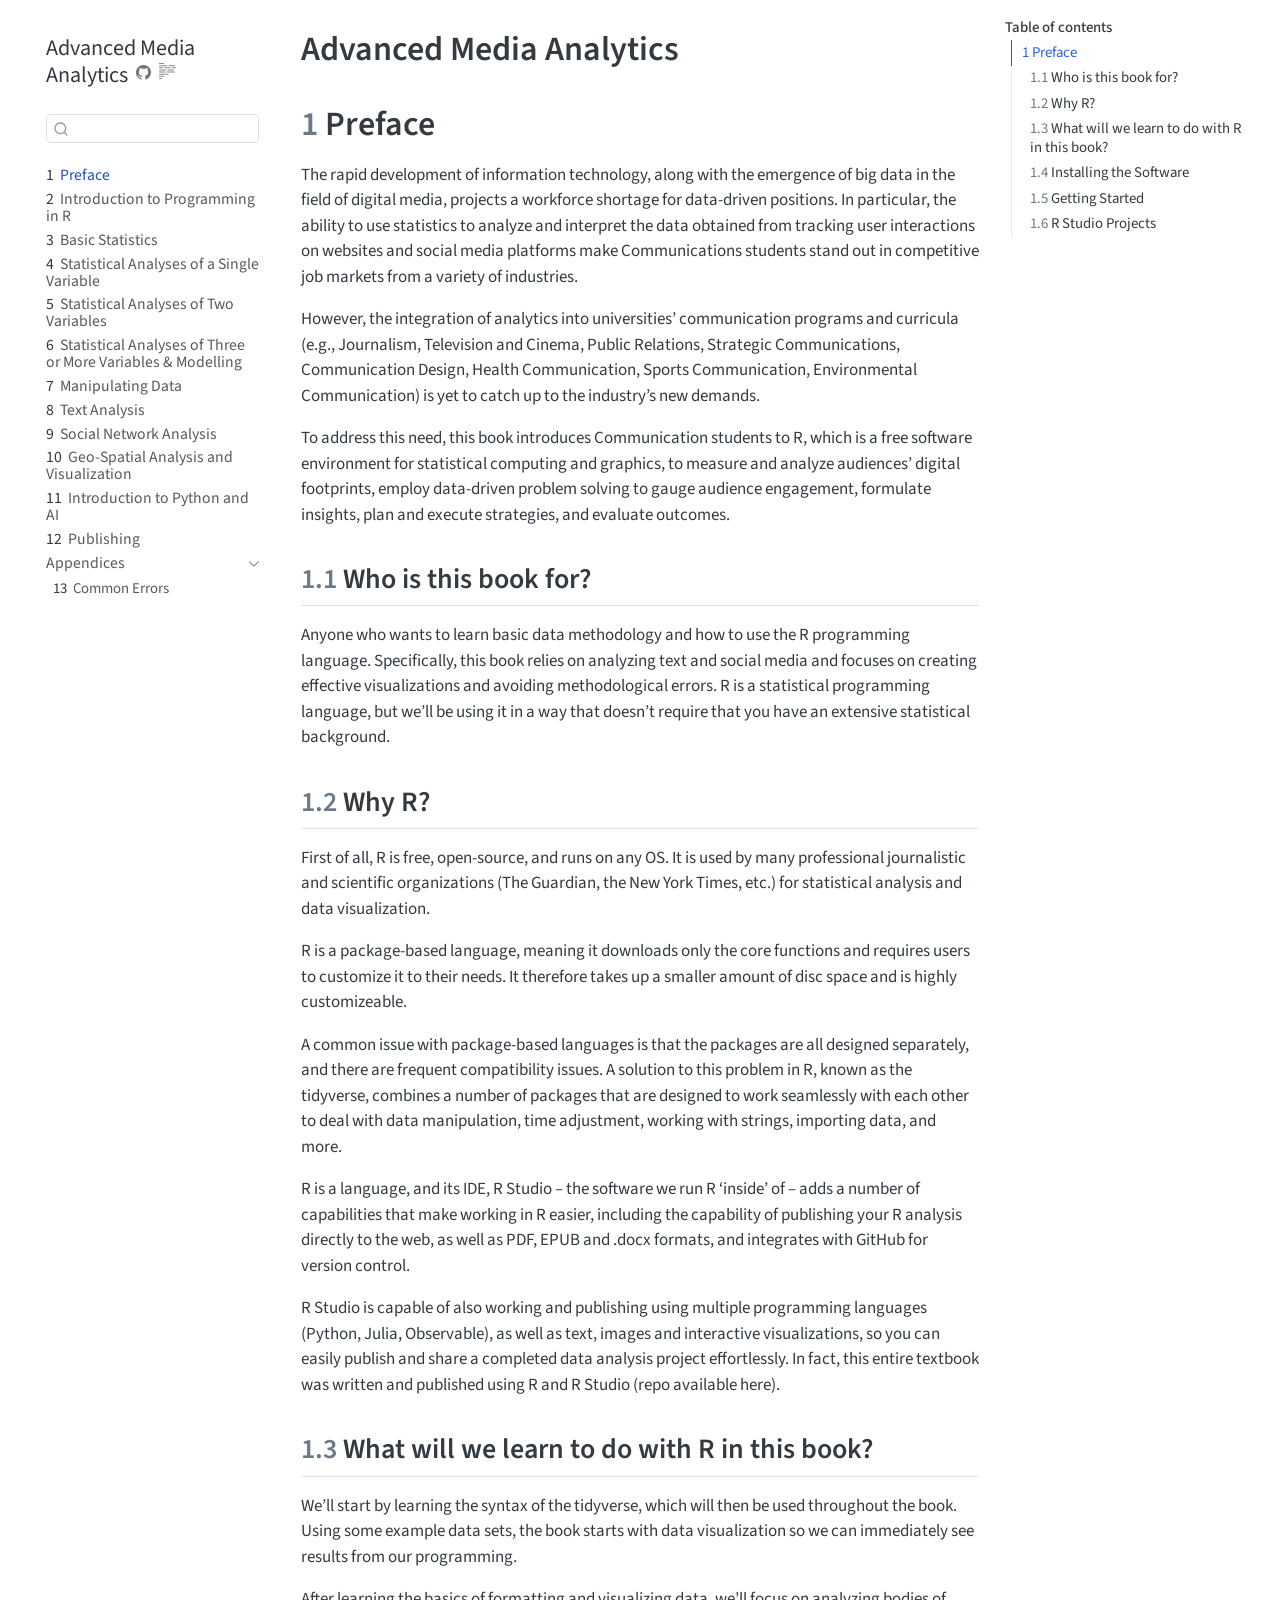
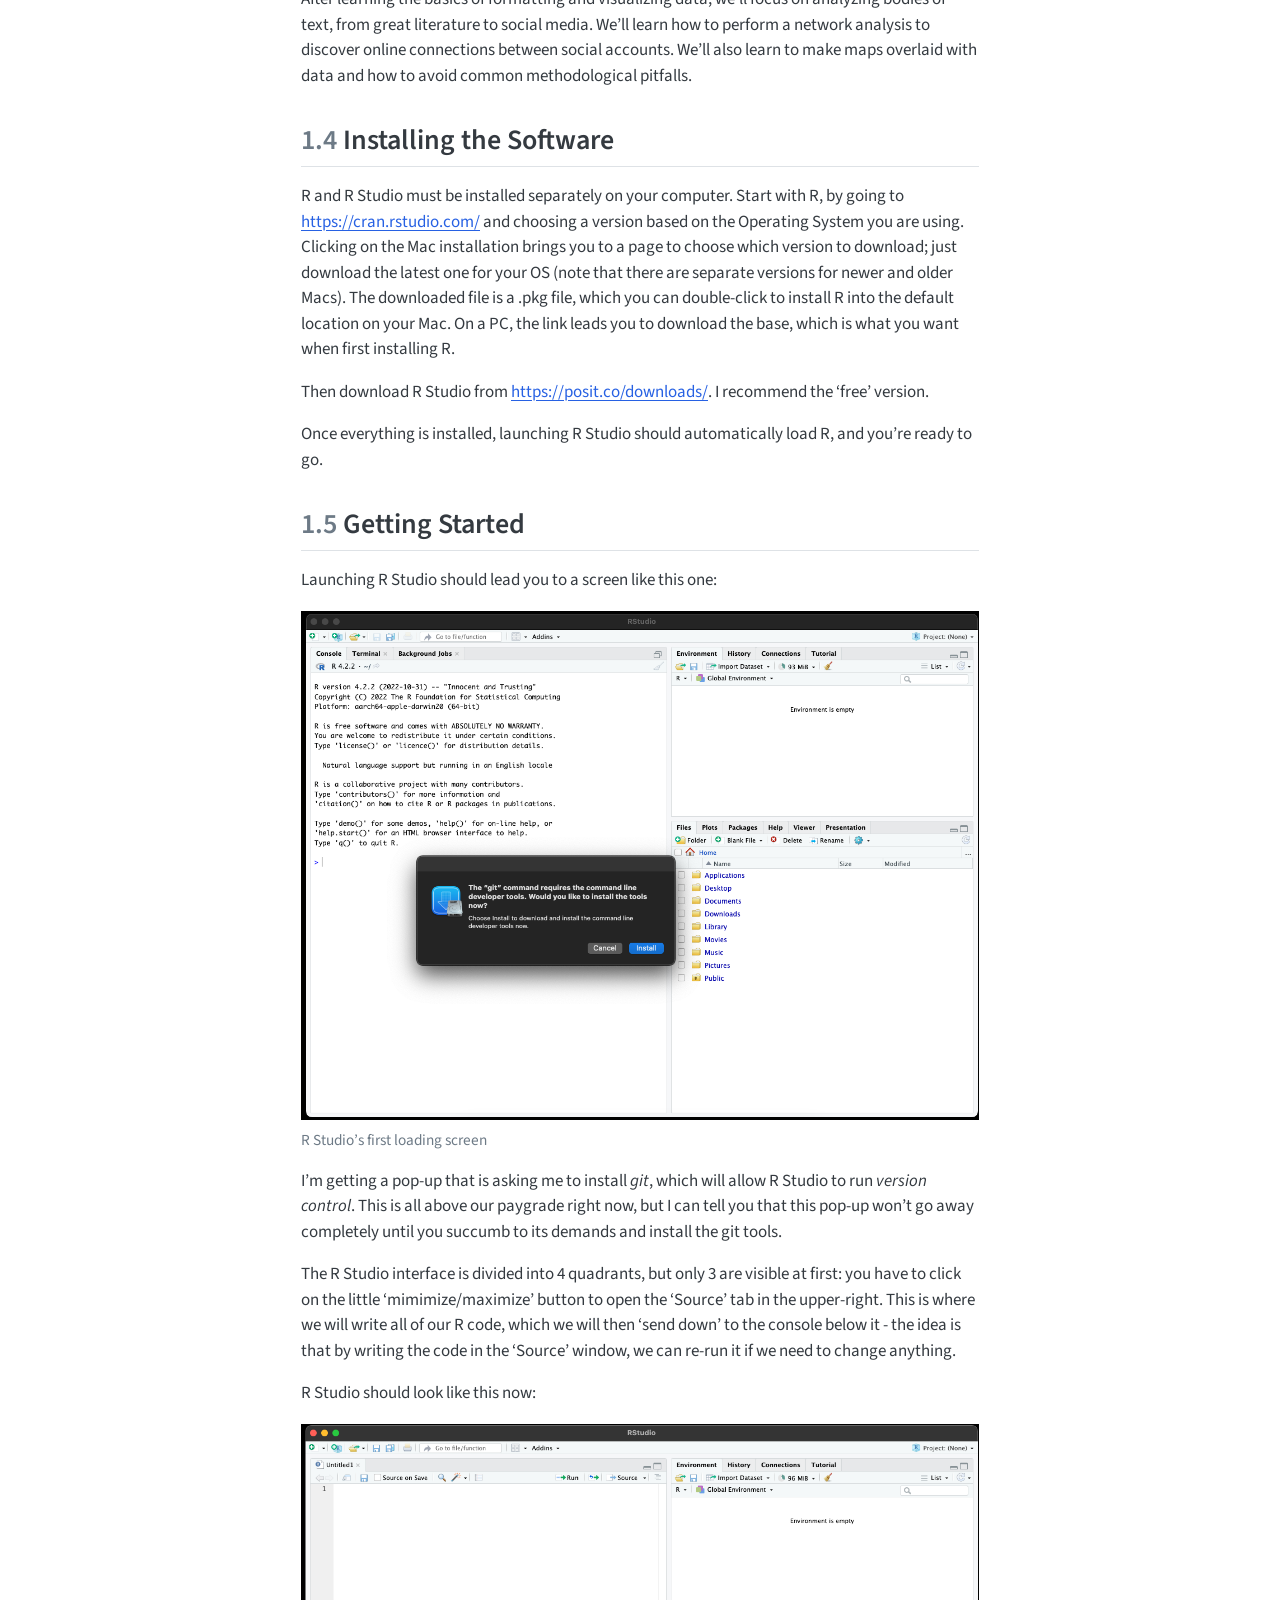
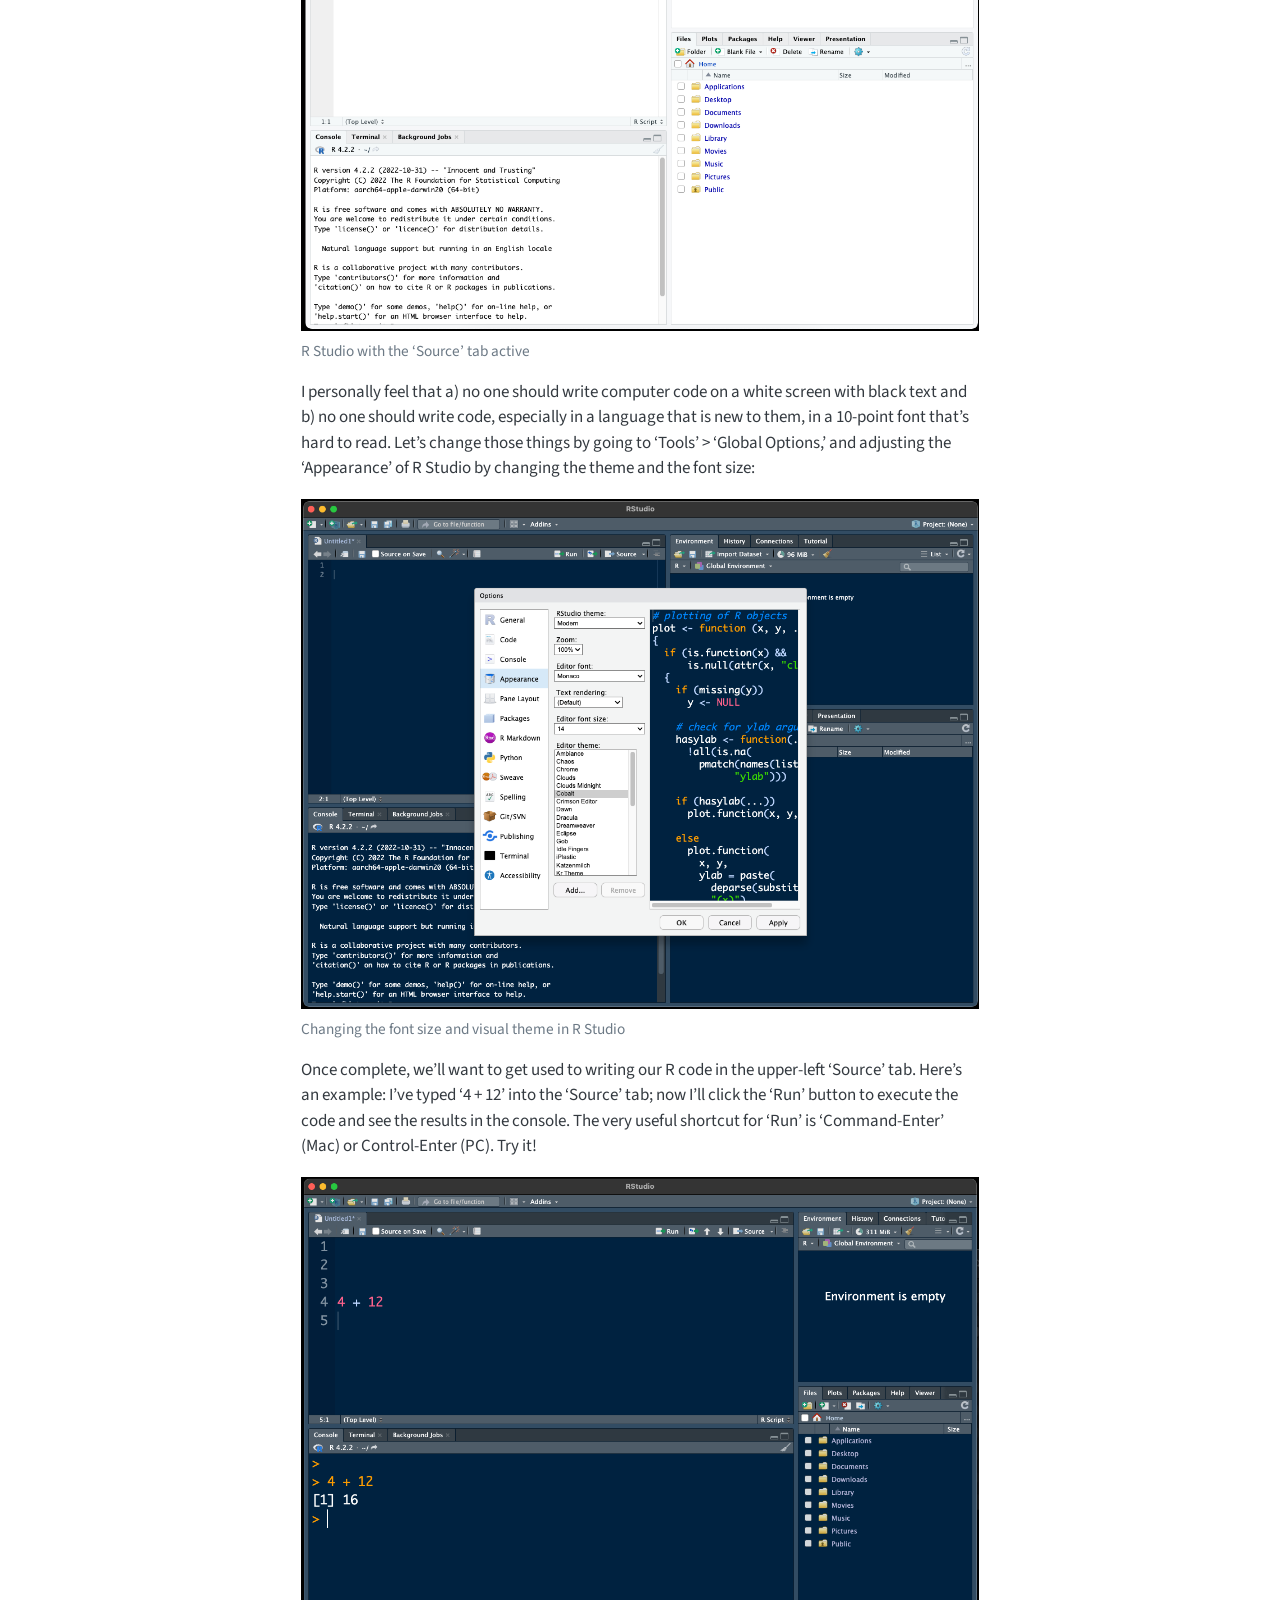
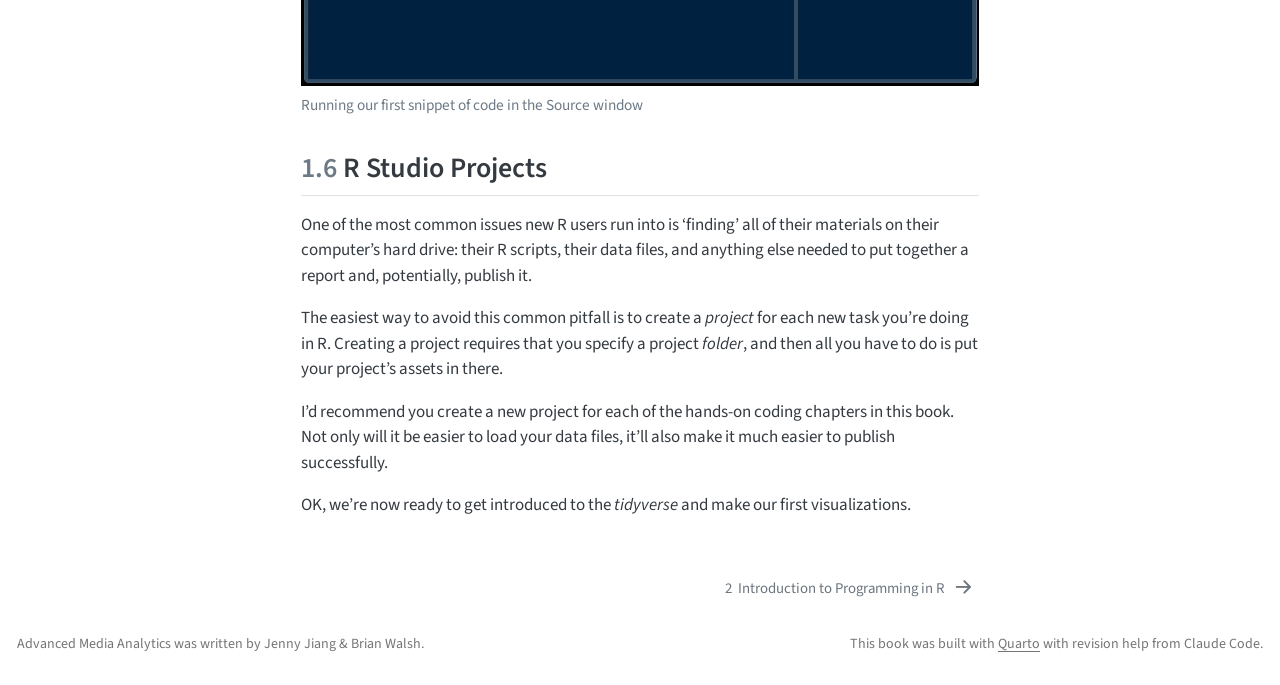
<file: docs/index.html>
<!DOCTYPE html>
<html xmlns="http://www.w3.org/1999/xhtml" lang="en" xml:lang="en"><head>

<meta charset="utf-8">
<meta name="generator" content="quarto-1.4.553">

<meta name="viewport" content="width=device-width, initial-scale=1.0, user-scalable=yes">

<meta name="author" content="Jenny Jiang &amp; Brian Walsh &amp; Claude Code">

<title>Advanced Media Analytics</title>
<style>
code{white-space: pre-wrap;}
span.smallcaps{font-variant: small-caps;}
div.columns{display: flex; gap: min(4vw, 1.5em);}
div.column{flex: auto; overflow-x: auto;}
div.hanging-indent{margin-left: 1.5em; text-indent: -1.5em;}
ul.task-list{list-style: none;}
ul.task-list li input[type="checkbox"] {
  width: 0.8em;
  margin: 0 0.8em 0.2em -1em; /* quarto-specific, see https://github.com/quarto-dev/quarto-cli/issues/4556 */ 
  vertical-align: middle;
}
</style>


<script src="site_libs/quarto-nav/quarto-nav.js"></script>
<script src="site_libs/quarto-nav/headroom.min.js"></script>
<script src="site_libs/clipboard/clipboard.min.js"></script>
<script src="site_libs/quarto-search/autocomplete.umd.js"></script>
<script src="site_libs/quarto-search/fuse.min.js"></script>
<script src="site_libs/quarto-search/quarto-search.js"></script>
<meta name="quarto:offset" content="./">
<link href="./intro.html" rel="next">
<script src="site_libs/quarto-html/quarto.js"></script>
<script src="site_libs/quarto-html/popper.min.js"></script>
<script src="site_libs/quarto-html/tippy.umd.min.js"></script>
<script src="site_libs/quarto-html/anchor.min.js"></script>
<link href="site_libs/quarto-html/tippy.css" rel="stylesheet">
<link href="site_libs/quarto-html/quarto-syntax-highlighting.css" rel="stylesheet" id="quarto-text-highlighting-styles">
<script src="site_libs/bootstrap/bootstrap.min.js"></script>
<link href="site_libs/bootstrap/bootstrap-icons.css" rel="stylesheet">
<link href="site_libs/bootstrap/bootstrap.min.css" rel="stylesheet" id="quarto-bootstrap" data-mode="light">
<script id="quarto-search-options" type="application/json">{
  "location": "sidebar",
  "copy-button": false,
  "collapse-after": 3,
  "panel-placement": "start",
  "type": "textbox",
  "limit": 50,
  "keyboard-shortcut": [
    "f",
    "/",
    "s"
  ],
  "show-item-context": false,
  "language": {
    "search-no-results-text": "No results",
    "search-matching-documents-text": "matching documents",
    "search-copy-link-title": "Copy link to search",
    "search-hide-matches-text": "Hide additional matches",
    "search-more-match-text": "more match in this document",
    "search-more-matches-text": "more matches in this document",
    "search-clear-button-title": "Clear",
    "search-text-placeholder": "",
    "search-detached-cancel-button-title": "Cancel",
    "search-submit-button-title": "Submit",
    "search-label": "Search"
  }
}</script>


<link rel="stylesheet" href="style.css">
</head>

<body class="nav-sidebar floating">

<div id="quarto-search-results"></div>
  <header id="quarto-header" class="headroom fixed-top">
  <nav class="quarto-secondary-nav">
    <div class="container-fluid d-flex">
      <button type="button" class="quarto-btn-toggle btn" data-bs-toggle="collapse" data-bs-target=".quarto-sidebar-collapse-item" aria-controls="quarto-sidebar" aria-expanded="false" aria-label="Toggle sidebar navigation" onclick="if (window.quartoToggleHeadroom) { window.quartoToggleHeadroom(); }">
        <i class="bi bi-layout-text-sidebar-reverse"></i>
      </button>
        <nav class="quarto-page-breadcrumbs" aria-label="breadcrumb"><ol class="breadcrumb"><li class="breadcrumb-item"><a href="./index.html"><span class="chapter-number">1</span>&nbsp; <span class="chapter-title">Preface</span></a></li></ol></nav>
        <a class="flex-grow-1" role="button" data-bs-toggle="collapse" data-bs-target=".quarto-sidebar-collapse-item" aria-controls="quarto-sidebar" aria-expanded="false" aria-label="Toggle sidebar navigation" onclick="if (window.quartoToggleHeadroom) { window.quartoToggleHeadroom(); }">      
        </a>
      <button type="button" class="btn quarto-search-button" aria-label="" onclick="window.quartoOpenSearch();">
        <i class="bi bi-search"></i>
      </button>
    </div>
  </nav>
</header>
<!-- content -->
<div id="quarto-content" class="quarto-container page-columns page-rows-contents page-layout-article">
<!-- sidebar -->
  <nav id="quarto-sidebar" class="sidebar collapse collapse-horizontal quarto-sidebar-collapse-item sidebar-navigation floating overflow-auto">
    <div class="pt-lg-2 mt-2 text-left sidebar-header">
    <div class="sidebar-title mb-0 py-0">
      <a href="./">Advanced Media Analytics</a> 
        <div class="sidebar-tools-main">
    <a href="https://github.com/bwalsh5/advanced-media-analytics/" title="Source Code" class="quarto-navigation-tool px-1" aria-label="Source Code"><i class="bi bi-github"></i></a>
  <a href="" class="quarto-reader-toggle quarto-navigation-tool px-1" onclick="window.quartoToggleReader(); return false;" title="Toggle reader mode">
  <div class="quarto-reader-toggle-btn">
  <i class="bi"></i>
  </div>
</a>
</div>
    </div>
      </div>
        <div class="mt-2 flex-shrink-0 align-items-center">
        <div class="sidebar-search">
        <div id="quarto-search" class="" title="Search"></div>
        </div>
        </div>
    <div class="sidebar-menu-container"> 
    <ul class="list-unstyled mt-1">
        <li class="sidebar-item">
  <div class="sidebar-item-container"> 
  <a href="./index.html" class="sidebar-item-text sidebar-link active">
 <span class="menu-text"><span class="chapter-number">1</span>&nbsp; <span class="chapter-title">Preface</span></span></a>
  </div>
</li>
        <li class="sidebar-item">
  <div class="sidebar-item-container"> 
  <a href="./intro.html" class="sidebar-item-text sidebar-link">
 <span class="menu-text"><span class="chapter-number">2</span>&nbsp; <span class="chapter-title">Introduction to Programming in R</span></span></a>
  </div>
</li>
        <li class="sidebar-item">
  <div class="sidebar-item-container"> 
  <a href="./basic_statistics.html" class="sidebar-item-text sidebar-link">
 <span class="menu-text"><span class="chapter-number">3</span>&nbsp; <span class="chapter-title">Basic Statistics</span></span></a>
  </div>
</li>
        <li class="sidebar-item">
  <div class="sidebar-item-container"> 
  <a href="./statistical_analysis_single.html" class="sidebar-item-text sidebar-link">
 <span class="menu-text"><span class="chapter-number">4</span>&nbsp; <span class="chapter-title">Statistical Analyses of a Single Variable</span></span></a>
  </div>
</li>
        <li class="sidebar-item">
  <div class="sidebar-item-container"> 
  <a href="./statistical_analysis_two.html" class="sidebar-item-text sidebar-link">
 <span class="menu-text"><span class="chapter-number">5</span>&nbsp; <span class="chapter-title">Statistical Analyses of Two Variables</span></span></a>
  </div>
</li>
        <li class="sidebar-item">
  <div class="sidebar-item-container"> 
  <a href="./statistical_analysis_multi.html" class="sidebar-item-text sidebar-link">
 <span class="menu-text"><span class="chapter-number">6</span>&nbsp; <span class="chapter-title">Statistical Analyses of Three or More Variables &amp; Modelling</span></span></a>
  </div>
</li>
        <li class="sidebar-item">
  <div class="sidebar-item-container"> 
  <a href="./manipulating_data.html" class="sidebar-item-text sidebar-link">
 <span class="menu-text"><span class="chapter-number">7</span>&nbsp; <span class="chapter-title">Manipulating Data</span></span></a>
  </div>
</li>
        <li class="sidebar-item">
  <div class="sidebar-item-container"> 
  <a href="./text_analysis.html" class="sidebar-item-text sidebar-link">
 <span class="menu-text"><span class="chapter-number">8</span>&nbsp; <span class="chapter-title">Text Analysis</span></span></a>
  </div>
</li>
        <li class="sidebar-item">
  <div class="sidebar-item-container"> 
  <a href="./network_analysis.html" class="sidebar-item-text sidebar-link">
 <span class="menu-text"><span class="chapter-number">9</span>&nbsp; <span class="chapter-title">Social Network Analysis</span></span></a>
  </div>
</li>
        <li class="sidebar-item">
  <div class="sidebar-item-container"> 
  <a href="./geo_spatial_analysis.html" class="sidebar-item-text sidebar-link">
 <span class="menu-text"><span class="chapter-number">10</span>&nbsp; <span class="chapter-title">Geo-Spatial Analysis and Visualization</span></span></a>
  </div>
</li>
        <li class="sidebar-item">
  <div class="sidebar-item-container"> 
  <a href="./python_ai_intro.html" class="sidebar-item-text sidebar-link">
 <span class="menu-text"><span class="chapter-number">11</span>&nbsp; <span class="chapter-title">Introduction to Python and AI</span></span></a>
  </div>
</li>
        <li class="sidebar-item">
  <div class="sidebar-item-container"> 
  <a href="./publishing.html" class="sidebar-item-text sidebar-link">
 <span class="menu-text"><span class="chapter-number">12</span>&nbsp; <span class="chapter-title">Publishing</span></span></a>
  </div>
</li>
        <li class="sidebar-item sidebar-item-section">
      <div class="sidebar-item-container"> 
            <a class="sidebar-item-text sidebar-link text-start" data-bs-toggle="collapse" data-bs-target="#quarto-sidebar-section-1" aria-expanded="true">
 <span class="menu-text">Appendices</span></a>
          <a class="sidebar-item-toggle text-start" data-bs-toggle="collapse" data-bs-target="#quarto-sidebar-section-1" aria-expanded="true" aria-label="Toggle section">
            <i class="bi bi-chevron-right ms-2"></i>
          </a> 
      </div>
      <ul id="quarto-sidebar-section-1" class="collapse list-unstyled sidebar-section depth1 show">  
          <li class="sidebar-item">
  <div class="sidebar-item-container"> 
  <a href="./common_errors.html" class="sidebar-item-text sidebar-link">
 <span class="menu-text"><span class="chapter-number">13</span>&nbsp; <span class="chapter-title">Common Errors</span></span></a>
  </div>
</li>
      </ul>
  </li>
    </ul>
    </div>
</nav>
<div id="quarto-sidebar-glass" class="quarto-sidebar-collapse-item" data-bs-toggle="collapse" data-bs-target=".quarto-sidebar-collapse-item"></div>
<!-- margin-sidebar -->
    <div id="quarto-margin-sidebar" class="sidebar margin-sidebar">
        <nav id="TOC" role="doc-toc" class="toc-active">
    <h2 id="toc-title">Table of contents</h2>
   
  <ul>
  <li><a href="#preface" id="toc-preface" class="nav-link active" data-scroll-target="#preface"><span class="header-section-number">1</span> Preface</a>
  <ul class="collapse">
  <li><a href="#who-is-this-book-for" id="toc-who-is-this-book-for" class="nav-link" data-scroll-target="#who-is-this-book-for"><span class="header-section-number">1.1</span> Who is this book for?</a></li>
  <li><a href="#why-r" id="toc-why-r" class="nav-link" data-scroll-target="#why-r"><span class="header-section-number">1.2</span> Why R?</a></li>
  <li><a href="#what-will-we-learn-to-do-with-r-in-this-book" id="toc-what-will-we-learn-to-do-with-r-in-this-book" class="nav-link" data-scroll-target="#what-will-we-learn-to-do-with-r-in-this-book"><span class="header-section-number">1.3</span> What will we learn to do with R in this book?</a></li>
  <li><a href="#installing-the-software" id="toc-installing-the-software" class="nav-link" data-scroll-target="#installing-the-software"><span class="header-section-number">1.4</span> Installing the Software</a></li>
  <li><a href="#getting-started" id="toc-getting-started" class="nav-link" data-scroll-target="#getting-started"><span class="header-section-number">1.5</span> Getting Started</a></li>
  <li><a href="#r-studio-projects" id="toc-r-studio-projects" class="nav-link" data-scroll-target="#r-studio-projects"><span class="header-section-number">1.6</span> R Studio Projects</a></li>
  </ul></li>
  </ul>
</nav>
    </div>
<!-- main -->
<main class="content" id="quarto-document-content">

<header id="title-block-header" class="quarto-title-block default">
<div class="quarto-title">
<h1 class="title">Advanced Media Analytics</h1>
</div>



<div class="quarto-title-meta">

    
  
    
  </div>
  


</header>


<section id="preface" class="level1" data-number="1">
<h1 data-number="1"><span class="header-section-number">1</span> Preface</h1>
<p>The rapid development of information technology, along with the emergence of big data in the field of digital media, projects a workforce shortage for data-driven positions. In particular, the ability to use statistics to analyze and interpret the data obtained from tracking user interactions on websites and social media platforms make Communications students stand out in competitive job markets from a variety of industries.</p>
<p>However, the integration of analytics into universities’ communication programs and curricula (e.g., Journalism, Television and Cinema, Public Relations, Strategic Communications, Communication Design, Health Communication, Sports Communication, Environmental Communication) is yet to catch up to the industry’s new demands.</p>
<p>To address this need, this book introduces Communication students to R, which is a free software environment for statistical computing and graphics, to measure and analyze audiences’ digital footprints, employ data-driven problem solving to gauge audience engagement, formulate insights, plan and execute strategies, and evaluate outcomes.</p>
<section id="who-is-this-book-for" class="level2" data-number="1.1">
<h2 data-number="1.1" class="anchored" data-anchor-id="who-is-this-book-for"><span class="header-section-number">1.1</span> Who is this book for?</h2>
<p>Anyone who wants to learn basic data methodology and how to use the R programming language. Specifically, this book relies on analyzing text and social media and focuses on creating effective visualizations and avoiding methodological errors. R is a statistical programming language, but we’ll be using it in a way that doesn’t require that you have an extensive statistical background.</p>
</section>
<section id="why-r" class="level2" data-number="1.2">
<h2 data-number="1.2" class="anchored" data-anchor-id="why-r"><span class="header-section-number">1.2</span> Why R?</h2>
<p>First of all, R is free, open-source, and runs on any OS. It is used by many professional journalistic and scientific organizations (The Guardian, the New York Times, etc.) for statistical analysis and data visualization.</p>
<p>R is a package-based language, meaning it downloads only the core functions and requires users to customize it to their needs. It therefore takes up a smaller amount of disc space and is highly customizeable.</p>
<p>A common issue with package-based languages is that the packages are all designed separately, and there are frequent compatibility issues. A solution to this problem in R, known as the tidyverse, combines a number of packages that are designed to work seamlessly with each other to deal with data manipulation, time adjustment, working with strings, importing data, and more.</p>
<p>R is a language, and its IDE, R Studio – the software we run R ‘inside’ of – adds a number of capabilities that make working in R easier, including the capability of publishing your R analysis directly to the web, as well as PDF, EPUB and .docx formats, and integrates with GitHub for version control.</p>
<p>R Studio is capable of also working and publishing using multiple programming languages (Python, Julia, Observable), as well as text, images and interactive visualizations, so you can easily publish and share a completed data analysis project effortlessly. In fact, this entire textbook was written and published using R and R Studio (repo available here).</p>
</section>
<section id="what-will-we-learn-to-do-with-r-in-this-book" class="level2" data-number="1.3">
<h2 data-number="1.3" class="anchored" data-anchor-id="what-will-we-learn-to-do-with-r-in-this-book"><span class="header-section-number">1.3</span> What will we learn to do with R in this book?</h2>
<p>We’ll start by learning the syntax of the tidyverse, which will then be used throughout the book. Using some example data sets, the book starts with data visualization so we can immediately see results from our programming.</p>
<p>After learning the basics of formatting and visualizing data, we’ll focus on analyzing bodies of text, from great literature to social media. We’ll learn how to perform a network analysis to discover online connections between social accounts. We’ll also learn to make maps overlaid with data and how to avoid common methodological pitfalls.</p>
</section>
<section id="installing-the-software" class="level2" data-number="1.4">
<h2 data-number="1.4" class="anchored" data-anchor-id="installing-the-software"><span class="header-section-number">1.4</span> Installing the Software</h2>
<p>R and R Studio must be installed separately on your computer. Start with R, by going to <a href="https://cran.rstudio.com/" class="uri">https://cran.rstudio.com/</a> and choosing a version based on the Operating System you are using. Clicking on the Mac installation brings you to a page to choose which version to download; just download the latest one for your OS (note that there are separate versions for newer and older Macs). The downloaded file is a .pkg file, which you can double-click to install R into the default location on your Mac. On a PC, the link leads you to download the base, which is what you want when first installing R.</p>
<p>Then download R Studio from <a href="https://posit.co/downloads/" class="uri">https://posit.co/downloads/</a>. I recommend the ‘free’ version.</p>
<p>Once everything is installed, launching R Studio should automatically load R, and you’re ready to go.</p>
</section>
<section id="getting-started" class="level2" data-number="1.5">
<h2 data-number="1.5" class="anchored" data-anchor-id="getting-started"><span class="header-section-number">1.5</span> Getting Started</h2>
<p>Launching R Studio should lead you to a screen like this one:</p>
<div class="quarto-figure quarto-figure-center">
<figure class="figure">
<p><img src="images/1.png" class="img-fluid figure-img"></p>
<figcaption>R Studio’s first loading screen</figcaption>
</figure>
</div>
<p>I’m getting a pop-up that is asking me to install <em>git</em>, which will allow R Studio to run <em>version control</em>. This is all above our paygrade right now, but I can tell you that this pop-up won’t go away completely until you succumb to its demands and install the git tools.</p>
<p>The R Studio interface is divided into 4 quadrants, but only 3 are visible at first: you have to click on the little ‘mimimize/maximize’ button to open the ‘Source’ tab in the upper-right. This is where we will write all of our R code, which we will then ‘send down’ to the console below it - the idea is that by writing the code in the ‘Source’ window, we can re-run it if we need to change anything.</p>
<p>R Studio should look like this now:</p>
<div class="quarto-figure quarto-figure-center">
<figure class="figure">
<p><img src="images/2.png" class="img-fluid figure-img"></p>
<figcaption>R Studio with the ‘Source’ tab active</figcaption>
</figure>
</div>
<p>I personally feel that a) no one should write computer code on a white screen with black text and b) no one should write code, especially in a language that is new to them, in a 10-point font that’s hard to read. Let’s change those things by going to ‘Tools’ &gt; ‘Global Options,’ and adjusting the ‘Appearance’ of R Studio by changing the theme and the font size:</p>
<div class="quarto-figure quarto-figure-center">
<figure class="figure">
<p><img src="images/3.png" class="img-fluid figure-img"></p>
<figcaption>Changing the font size and visual theme in R Studio</figcaption>
</figure>
</div>
<p>Once complete, we’ll want to get used to writing our R code in the upper-left ‘Source’ tab. Here’s an example: I’ve typed ‘4 + 12’ into the ‘Source’ tab; now I’ll click the ‘Run’ button to execute the code and see the results in the console. The very useful shortcut for ‘Run’ is ‘Command-Enter’ (Mac) or Control-Enter (PC). Try it!</p>
<div class="quarto-figure quarto-figure-center">
<figure class="figure">
<p><img src="images/3.5.png" class="img-fluid figure-img"></p>
<figcaption>Running our first snippet of code in the Source window</figcaption>
</figure>
</div>
</section>
<section id="r-studio-projects" class="level2" data-number="1.6">
<h2 data-number="1.6" class="anchored" data-anchor-id="r-studio-projects"><span class="header-section-number">1.6</span> R Studio Projects</h2>
<p>One of the most common issues new R users run into is ‘finding’ all of their materials on their computer’s hard drive: their R scripts, their data files, and anything else needed to put together a report and, potentially, publish it.</p>
<p>The easiest way to avoid this common pitfall is to create a <em>project</em> for each new task you’re doing in R. Creating a project requires that you specify a project <em>folder</em>, and then all you have to do is put your project’s assets in there.</p>
<p>I’d recommend you create a new project for each of the hands-on coding chapters in this book. Not only will it be easier to load your data files, it’ll also make it much easier to publish successfully.</p>
<p>OK, we’re now ready to get introduced to the <em>tidyverse</em> and make our first visualizations.</p>


</section>
</section>

</main> <!-- /main -->
<style>
   #mtcars-btn {
     font-size: xx-small;
     padding: 0.2rem 0.3rem !important;
   }
   
   #down-btn {
     margin-right: 2px;
     margin-left: 2px;
   }
   
   a:has(#mtcars-btn) {
     text-decoration: none !important;
   }
   
</style>


<script>
  function add_button() {
    /* get the R generated button by its id */
    let mtcars_btn = document.querySelector("a:has(#mtcars-btn)");
    
    /* get the placeholder where you want to put this button */
    let down_btn = document.querySelector("span#down-btn");
    
    /* append the R generated button to the placeholder*/
    down_btn.appendChild(mtcars_btn)
  }
  
  window.onload = add_button();
</script>
<script id="quarto-html-after-body" type="application/javascript">
window.document.addEventListener("DOMContentLoaded", function (event) {
  const toggleBodyColorMode = (bsSheetEl) => {
    const mode = bsSheetEl.getAttribute("data-mode");
    const bodyEl = window.document.querySelector("body");
    if (mode === "dark") {
      bodyEl.classList.add("quarto-dark");
      bodyEl.classList.remove("quarto-light");
    } else {
      bodyEl.classList.add("quarto-light");
      bodyEl.classList.remove("quarto-dark");
    }
  }
  const toggleBodyColorPrimary = () => {
    const bsSheetEl = window.document.querySelector("link#quarto-bootstrap");
    if (bsSheetEl) {
      toggleBodyColorMode(bsSheetEl);
    }
  }
  toggleBodyColorPrimary();  
  const icon = "";
  const anchorJS = new window.AnchorJS();
  anchorJS.options = {
    placement: 'right',
    icon: icon
  };
  anchorJS.add('.anchored');
  const isCodeAnnotation = (el) => {
    for (const clz of el.classList) {
      if (clz.startsWith('code-annotation-')) {                     
        return true;
      }
    }
    return false;
  }
  const clipboard = new window.ClipboardJS('.code-copy-button', {
    text: function(trigger) {
      const codeEl = trigger.previousElementSibling.cloneNode(true);
      for (const childEl of codeEl.children) {
        if (isCodeAnnotation(childEl)) {
          childEl.remove();
        }
      }
      return codeEl.innerText;
    }
  });
  clipboard.on('success', function(e) {
    // button target
    const button = e.trigger;
    // don't keep focus
    button.blur();
    // flash "checked"
    button.classList.add('code-copy-button-checked');
    var currentTitle = button.getAttribute("title");
    button.setAttribute("title", "Copied!");
    let tooltip;
    if (window.bootstrap) {
      button.setAttribute("data-bs-toggle", "tooltip");
      button.setAttribute("data-bs-placement", "left");
      button.setAttribute("data-bs-title", "Copied!");
      tooltip = new bootstrap.Tooltip(button, 
        { trigger: "manual", 
          customClass: "code-copy-button-tooltip",
          offset: [0, -8]});
      tooltip.show();    
    }
    setTimeout(function() {
      if (tooltip) {
        tooltip.hide();
        button.removeAttribute("data-bs-title");
        button.removeAttribute("data-bs-toggle");
        button.removeAttribute("data-bs-placement");
      }
      button.setAttribute("title", currentTitle);
      button.classList.remove('code-copy-button-checked');
    }, 1000);
    // clear code selection
    e.clearSelection();
  });
    var localhostRegex = new RegExp(/^(?:http|https):\/\/localhost\:?[0-9]*\//);
    var mailtoRegex = new RegExp(/^mailto:/);
      var filterRegex = new RegExp("https:\/\/bwalsh5\.github\.io\/advanced-media-analytics\/");
    var isInternal = (href) => {
        return filterRegex.test(href) || localhostRegex.test(href) || mailtoRegex.test(href);
    }
    // Inspect non-navigation links and adorn them if external
 	var links = window.document.querySelectorAll('a[href]:not(.nav-link):not(.navbar-brand):not(.toc-action):not(.sidebar-link):not(.sidebar-item-toggle):not(.pagination-link):not(.no-external):not([aria-hidden]):not(.dropdown-item):not(.quarto-navigation-tool)');
    for (var i=0; i<links.length; i++) {
      const link = links[i];
      if (!isInternal(link.href)) {
        // undo the damage that might have been done by quarto-nav.js in the case of
        // links that we want to consider external
        if (link.dataset.originalHref !== undefined) {
          link.href = link.dataset.originalHref;
        }
          // target, if specified
          link.setAttribute("target", "_blank");
          if (link.getAttribute("rel") === null) {
            link.setAttribute("rel", "noopener");
          }
      }
    }
  function tippyHover(el, contentFn, onTriggerFn, onUntriggerFn) {
    const config = {
      allowHTML: true,
      maxWidth: 500,
      delay: 100,
      arrow: false,
      appendTo: function(el) {
          return el.parentElement;
      },
      interactive: true,
      interactiveBorder: 10,
      theme: 'quarto',
      placement: 'bottom-start',
    };
    if (contentFn) {
      config.content = contentFn;
    }
    if (onTriggerFn) {
      config.onTrigger = onTriggerFn;
    }
    if (onUntriggerFn) {
      config.onUntrigger = onUntriggerFn;
    }
    window.tippy(el, config); 
  }
  const noterefs = window.document.querySelectorAll('a[role="doc-noteref"]');
  for (var i=0; i<noterefs.length; i++) {
    const ref = noterefs[i];
    tippyHover(ref, function() {
      // use id or data attribute instead here
      let href = ref.getAttribute('data-footnote-href') || ref.getAttribute('href');
      try { href = new URL(href).hash; } catch {}
      const id = href.replace(/^#\/?/, "");
      const note = window.document.getElementById(id);
      if (note) {
        return note.innerHTML;
      } else {
        return "";
      }
    });
  }
  const xrefs = window.document.querySelectorAll('a.quarto-xref');
  const processXRef = (id, note) => {
    // Strip column container classes
    const stripColumnClz = (el) => {
      el.classList.remove("page-full", "page-columns");
      if (el.children) {
        for (const child of el.children) {
          stripColumnClz(child);
        }
      }
    }
    stripColumnClz(note)
    if (id === null || id.startsWith('sec-')) {
      // Special case sections, only their first couple elements
      const container = document.createElement("div");
      if (note.children && note.children.length > 2) {
        container.appendChild(note.children[0].cloneNode(true));
        for (let i = 1; i < note.children.length; i++) {
          const child = note.children[i];
          if (child.tagName === "P" && child.innerText === "") {
            continue;
          } else {
            container.appendChild(child.cloneNode(true));
            break;
          }
        }
        if (window.Quarto?.typesetMath) {
          window.Quarto.typesetMath(container);
        }
        return container.innerHTML
      } else {
        if (window.Quarto?.typesetMath) {
          window.Quarto.typesetMath(note);
        }
        return note.innerHTML;
      }
    } else {
      // Remove any anchor links if they are present
      const anchorLink = note.querySelector('a.anchorjs-link');
      if (anchorLink) {
        anchorLink.remove();
      }
      if (window.Quarto?.typesetMath) {
        window.Quarto.typesetMath(note);
      }
      // TODO in 1.5, we should make sure this works without a callout special case
      if (note.classList.contains("callout")) {
        return note.outerHTML;
      } else {
        return note.innerHTML;
      }
    }
  }
  for (var i=0; i<xrefs.length; i++) {
    const xref = xrefs[i];
    tippyHover(xref, undefined, function(instance) {
      instance.disable();
      let url = xref.getAttribute('href');
      let hash = undefined; 
      if (url.startsWith('#')) {
        hash = url;
      } else {
        try { hash = new URL(url).hash; } catch {}
      }
      if (hash) {
        const id = hash.replace(/^#\/?/, "");
        const note = window.document.getElementById(id);
        if (note !== null) {
          try {
            const html = processXRef(id, note.cloneNode(true));
            instance.setContent(html);
          } finally {
            instance.enable();
            instance.show();
          }
        } else {
          // See if we can fetch this
          fetch(url.split('#')[0])
          .then(res => res.text())
          .then(html => {
            const parser = new DOMParser();
            const htmlDoc = parser.parseFromString(html, "text/html");
            const note = htmlDoc.getElementById(id);
            if (note !== null) {
              const html = processXRef(id, note);
              instance.setContent(html);
            } 
          }).finally(() => {
            instance.enable();
            instance.show();
          });
        }
      } else {
        // See if we can fetch a full url (with no hash to target)
        // This is a special case and we should probably do some content thinning / targeting
        fetch(url)
        .then(res => res.text())
        .then(html => {
          const parser = new DOMParser();
          const htmlDoc = parser.parseFromString(html, "text/html");
          const note = htmlDoc.querySelector('main.content');
          if (note !== null) {
            // This should only happen for chapter cross references
            // (since there is no id in the URL)
            // remove the first header
            if (note.children.length > 0 && note.children[0].tagName === "HEADER") {
              note.children[0].remove();
            }
            const html = processXRef(null, note);
            instance.setContent(html);
          } 
        }).finally(() => {
          instance.enable();
          instance.show();
        });
      }
    }, function(instance) {
    });
  }
      let selectedAnnoteEl;
      const selectorForAnnotation = ( cell, annotation) => {
        let cellAttr = 'data-code-cell="' + cell + '"';
        let lineAttr = 'data-code-annotation="' +  annotation + '"';
        const selector = 'span[' + cellAttr + '][' + lineAttr + ']';
        return selector;
      }
      const selectCodeLines = (annoteEl) => {
        const doc = window.document;
        const targetCell = annoteEl.getAttribute("data-target-cell");
        const targetAnnotation = annoteEl.getAttribute("data-target-annotation");
        const annoteSpan = window.document.querySelector(selectorForAnnotation(targetCell, targetAnnotation));
        const lines = annoteSpan.getAttribute("data-code-lines").split(",");
        const lineIds = lines.map((line) => {
          return targetCell + "-" + line;
        })
        let top = null;
        let height = null;
        let parent = null;
        if (lineIds.length > 0) {
            //compute the position of the single el (top and bottom and make a div)
            const el = window.document.getElementById(lineIds[0]);
            top = el.offsetTop;
            height = el.offsetHeight;
            parent = el.parentElement.parentElement;
          if (lineIds.length > 1) {
            const lastEl = window.document.getElementById(lineIds[lineIds.length - 1]);
            const bottom = lastEl.offsetTop + lastEl.offsetHeight;
            height = bottom - top;
          }
          if (top !== null && height !== null && parent !== null) {
            // cook up a div (if necessary) and position it 
            let div = window.document.getElementById("code-annotation-line-highlight");
            if (div === null) {
              div = window.document.createElement("div");
              div.setAttribute("id", "code-annotation-line-highlight");
              div.style.position = 'absolute';
              parent.appendChild(div);
            }
            div.style.top = top - 2 + "px";
            div.style.height = height + 4 + "px";
            div.style.left = 0;
            let gutterDiv = window.document.getElementById("code-annotation-line-highlight-gutter");
            if (gutterDiv === null) {
              gutterDiv = window.document.createElement("div");
              gutterDiv.setAttribute("id", "code-annotation-line-highlight-gutter");
              gutterDiv.style.position = 'absolute';
              const codeCell = window.document.getElementById(targetCell);
              const gutter = codeCell.querySelector('.code-annotation-gutter');
              gutter.appendChild(gutterDiv);
            }
            gutterDiv.style.top = top - 2 + "px";
            gutterDiv.style.height = height + 4 + "px";
          }
          selectedAnnoteEl = annoteEl;
        }
      };
      const unselectCodeLines = () => {
        const elementsIds = ["code-annotation-line-highlight", "code-annotation-line-highlight-gutter"];
        elementsIds.forEach((elId) => {
          const div = window.document.getElementById(elId);
          if (div) {
            div.remove();
          }
        });
        selectedAnnoteEl = undefined;
      };
        // Handle positioning of the toggle
    window.addEventListener(
      "resize",
      throttle(() => {
        elRect = undefined;
        if (selectedAnnoteEl) {
          selectCodeLines(selectedAnnoteEl);
        }
      }, 10)
    );
    function throttle(fn, ms) {
    let throttle = false;
    let timer;
      return (...args) => {
        if(!throttle) { // first call gets through
            fn.apply(this, args);
            throttle = true;
        } else { // all the others get throttled
            if(timer) clearTimeout(timer); // cancel #2
            timer = setTimeout(() => {
              fn.apply(this, args);
              timer = throttle = false;
            }, ms);
        }
      };
    }
      // Attach click handler to the DT
      const annoteDls = window.document.querySelectorAll('dt[data-target-cell]');
      for (const annoteDlNode of annoteDls) {
        annoteDlNode.addEventListener('click', (event) => {
          const clickedEl = event.target;
          if (clickedEl !== selectedAnnoteEl) {
            unselectCodeLines();
            const activeEl = window.document.querySelector('dt[data-target-cell].code-annotation-active');
            if (activeEl) {
              activeEl.classList.remove('code-annotation-active');
            }
            selectCodeLines(clickedEl);
            clickedEl.classList.add('code-annotation-active');
          } else {
            // Unselect the line
            unselectCodeLines();
            clickedEl.classList.remove('code-annotation-active');
          }
        });
      }
  const findCites = (el) => {
    const parentEl = el.parentElement;
    if (parentEl) {
      const cites = parentEl.dataset.cites;
      if (cites) {
        return {
          el,
          cites: cites.split(' ')
        };
      } else {
        return findCites(el.parentElement)
      }
    } else {
      return undefined;
    }
  };
  var bibliorefs = window.document.querySelectorAll('a[role="doc-biblioref"]');
  for (var i=0; i<bibliorefs.length; i++) {
    const ref = bibliorefs[i];
    const citeInfo = findCites(ref);
    if (citeInfo) {
      tippyHover(citeInfo.el, function() {
        var popup = window.document.createElement('div');
        citeInfo.cites.forEach(function(cite) {
          var citeDiv = window.document.createElement('div');
          citeDiv.classList.add('hanging-indent');
          citeDiv.classList.add('csl-entry');
          var biblioDiv = window.document.getElementById('ref-' + cite);
          if (biblioDiv) {
            citeDiv.innerHTML = biblioDiv.innerHTML;
          }
          popup.appendChild(citeDiv);
        });
        return popup.innerHTML;
      });
    }
  }
});
</script>
<nav class="page-navigation">
  <div class="nav-page nav-page-previous">
  </div>
  <div class="nav-page nav-page-next">
      <a href="./intro.html" class="pagination-link" aria-label="Introduction to Programming in R">
        <span class="nav-page-text"><span class="chapter-number">2</span>&nbsp; <span class="chapter-title">Introduction to Programming in R</span></span> <i class="bi bi-arrow-right-short"></i>
      </a>
  </div>
</nav>
</div> <!-- /content -->
<footer class="footer">
  <div class="nav-footer">
    <div class="nav-footer-left">
<p>Advanced Media Analytics was written by Jenny Jiang &amp; Brian Walsh.</p>
</div>   
    <div class="nav-footer-center">
      &nbsp;
    </div>
    <div class="nav-footer-right">
<p>This book was built with <a href="https://quarto.org/">Quarto</a> with revision help from Claude Code.</p>
</div>
  </div>
</footer>




</body></html>
</file>
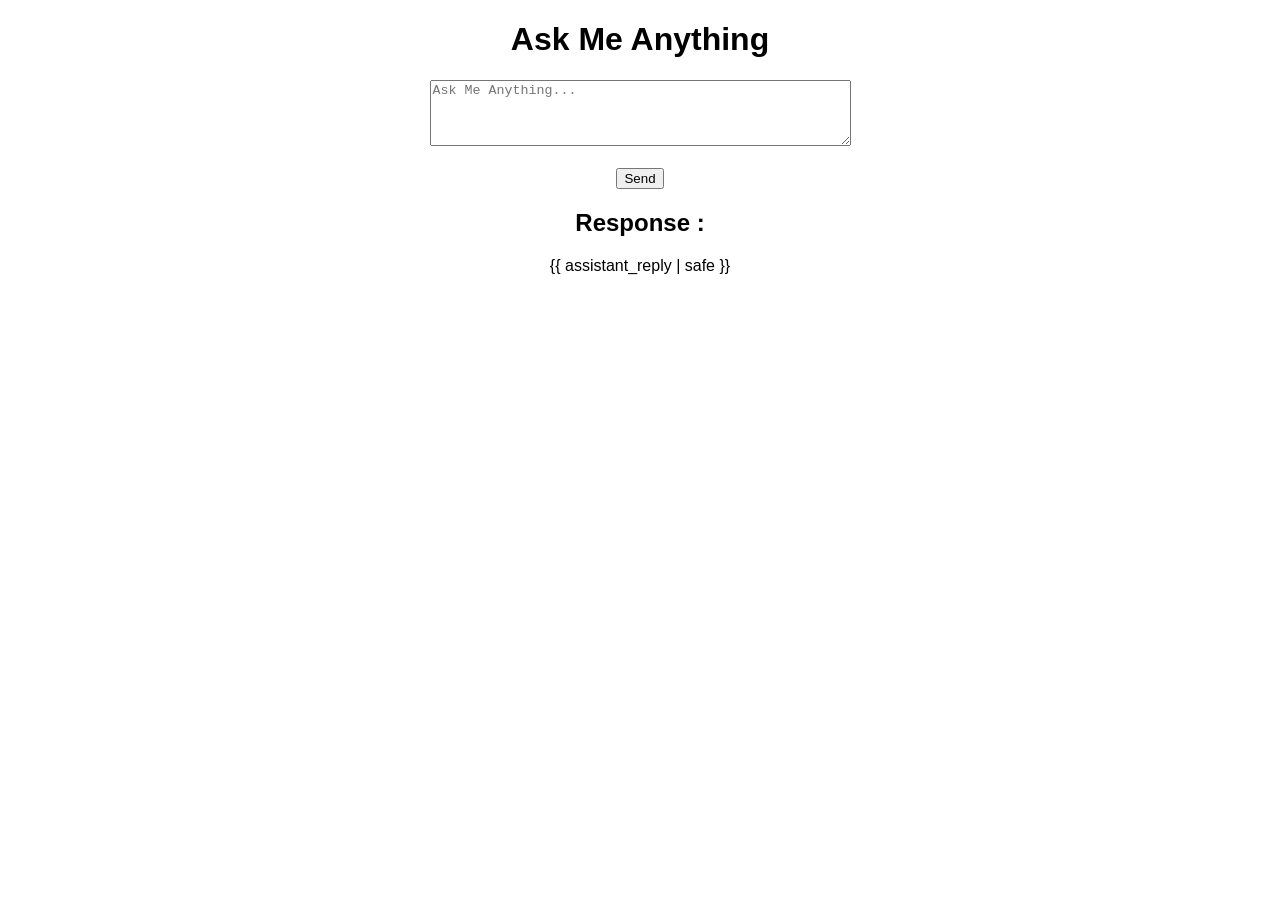
<file: py_ai_intro/templates/index.html>
<!DOCTYPE html>
<html lang="en">
<head>
    <meta charset="UTF-8">
    <meta name="viewport" content="width=device-width, initial-scale=1.0">
    <title>False Outrage</title>
    <style>
.spinner {
  margin: 10px auto;
  border: 6px solid #f3f3f3;
  border-top: 6px solid #333;
  border-radius: 50%;
  width: 40px;
  height: 40px;
  animation: spin 0.8s linear infinite;
}
@keyframes spin {
  0% { transform: rotate(0deg); }
  100% { transform: rotate(360deg); }
}
html, body {
    margin: 0;
    height: 100%;

}
body {
    font-family: "Verdana", sans-serif;"
    font-size: 1.2em;
    margin: 0 auto;
    text-align: center;
}
img {
    max-width: 100%;
}
</style>

</head>
<body>
    <h1>Ask Me Anything</h1>
<form action="/chat" method="post" id="chat-form">

  <textarea name="user_input" placeholder="Ask Me Anything..." rows="4" cols="50" required></textarea>
  <br><br>

  <button type="submit" id="submit-btn">Send</button>
</form>


    <div id="loading-spinner" style="display: none;">
  <p>Loading...</p>
  <div class="spinner"></div>
</div>
    <div>
        <h2>Response :</h2>
        <p>{{ assistant_reply | safe }}</p>
    </div>
</body>
<script>
  const submitBtn = document.getElementById('submit-btn');

  // Also show spinner on submit (if you already have this)
  const form = document.getElementById('chat-form');
  const spinner = document.getElementById('loading-spinner');
  if (form && spinner) {
    form.addEventListener('submit', () => {
      spinner.style.display = 'block';
   //   submitBtn.disabled = true;
    });
  }
</script>
</html>
</file>
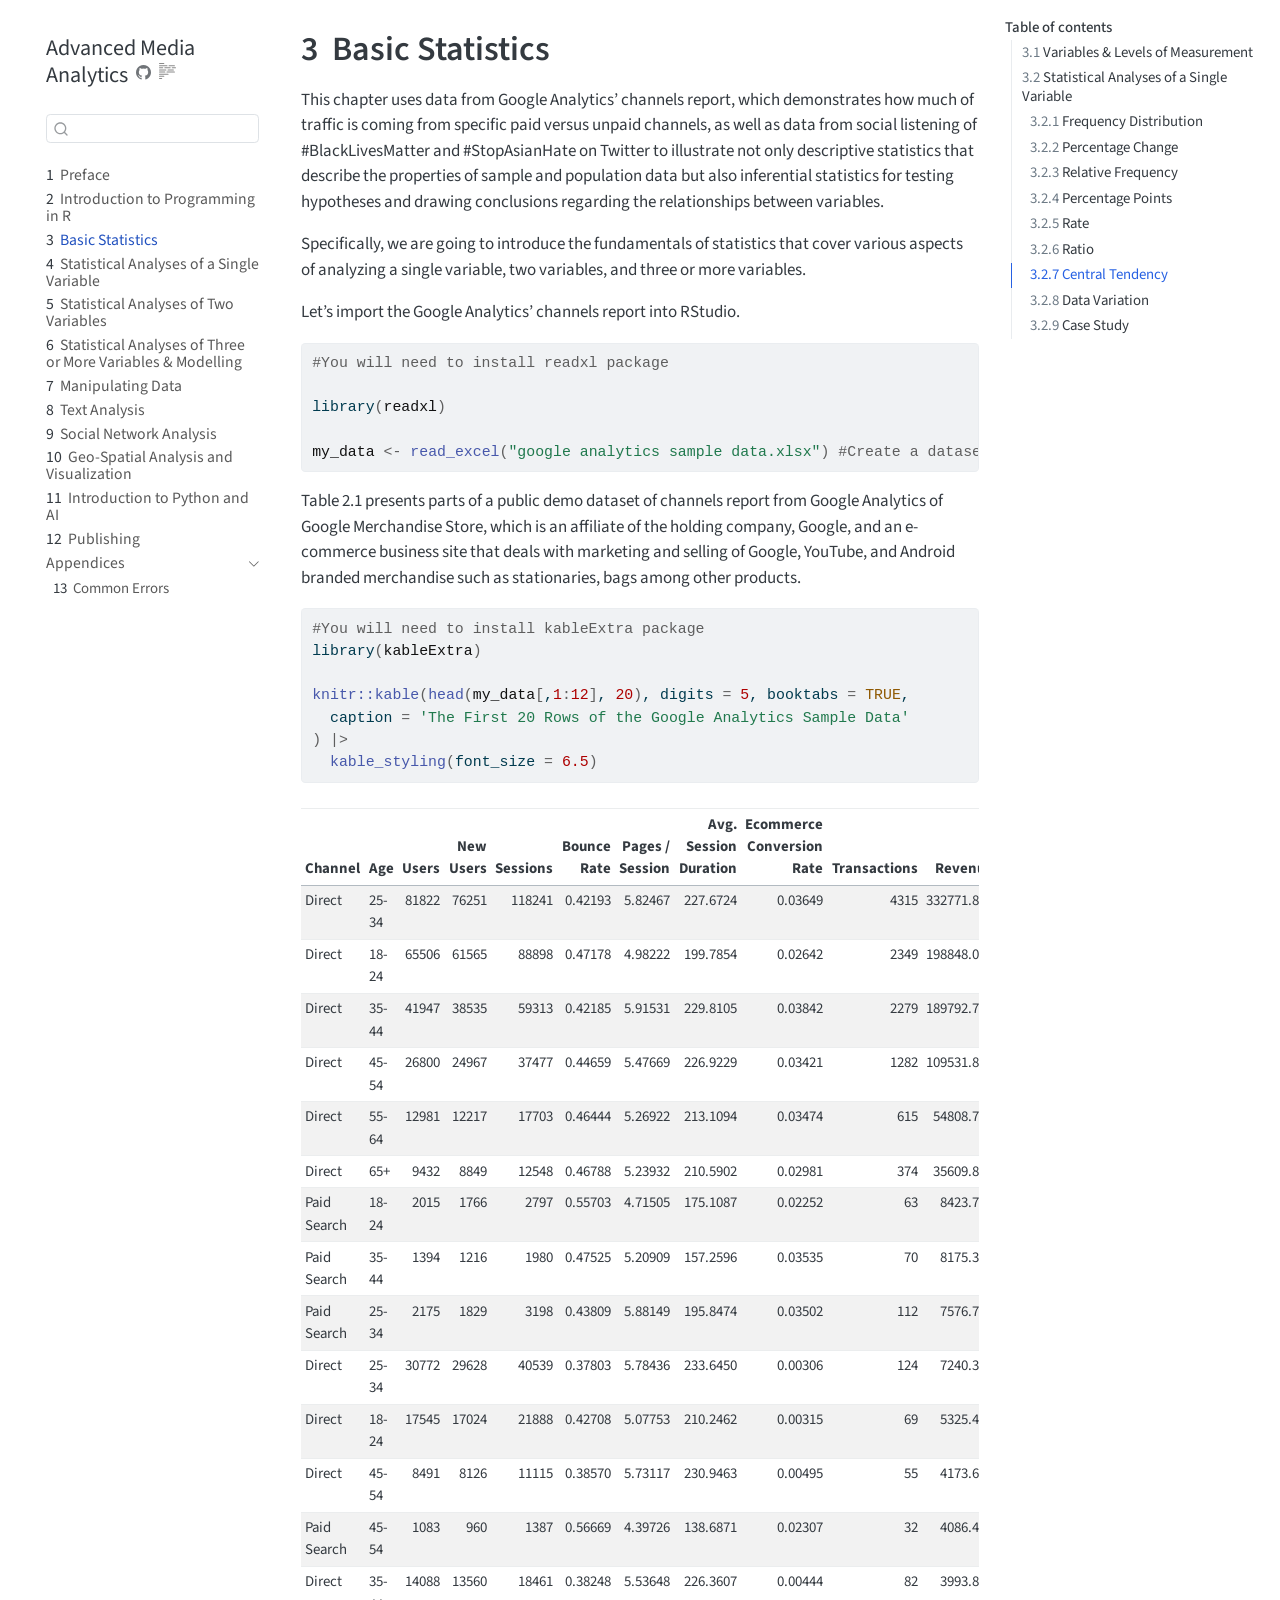
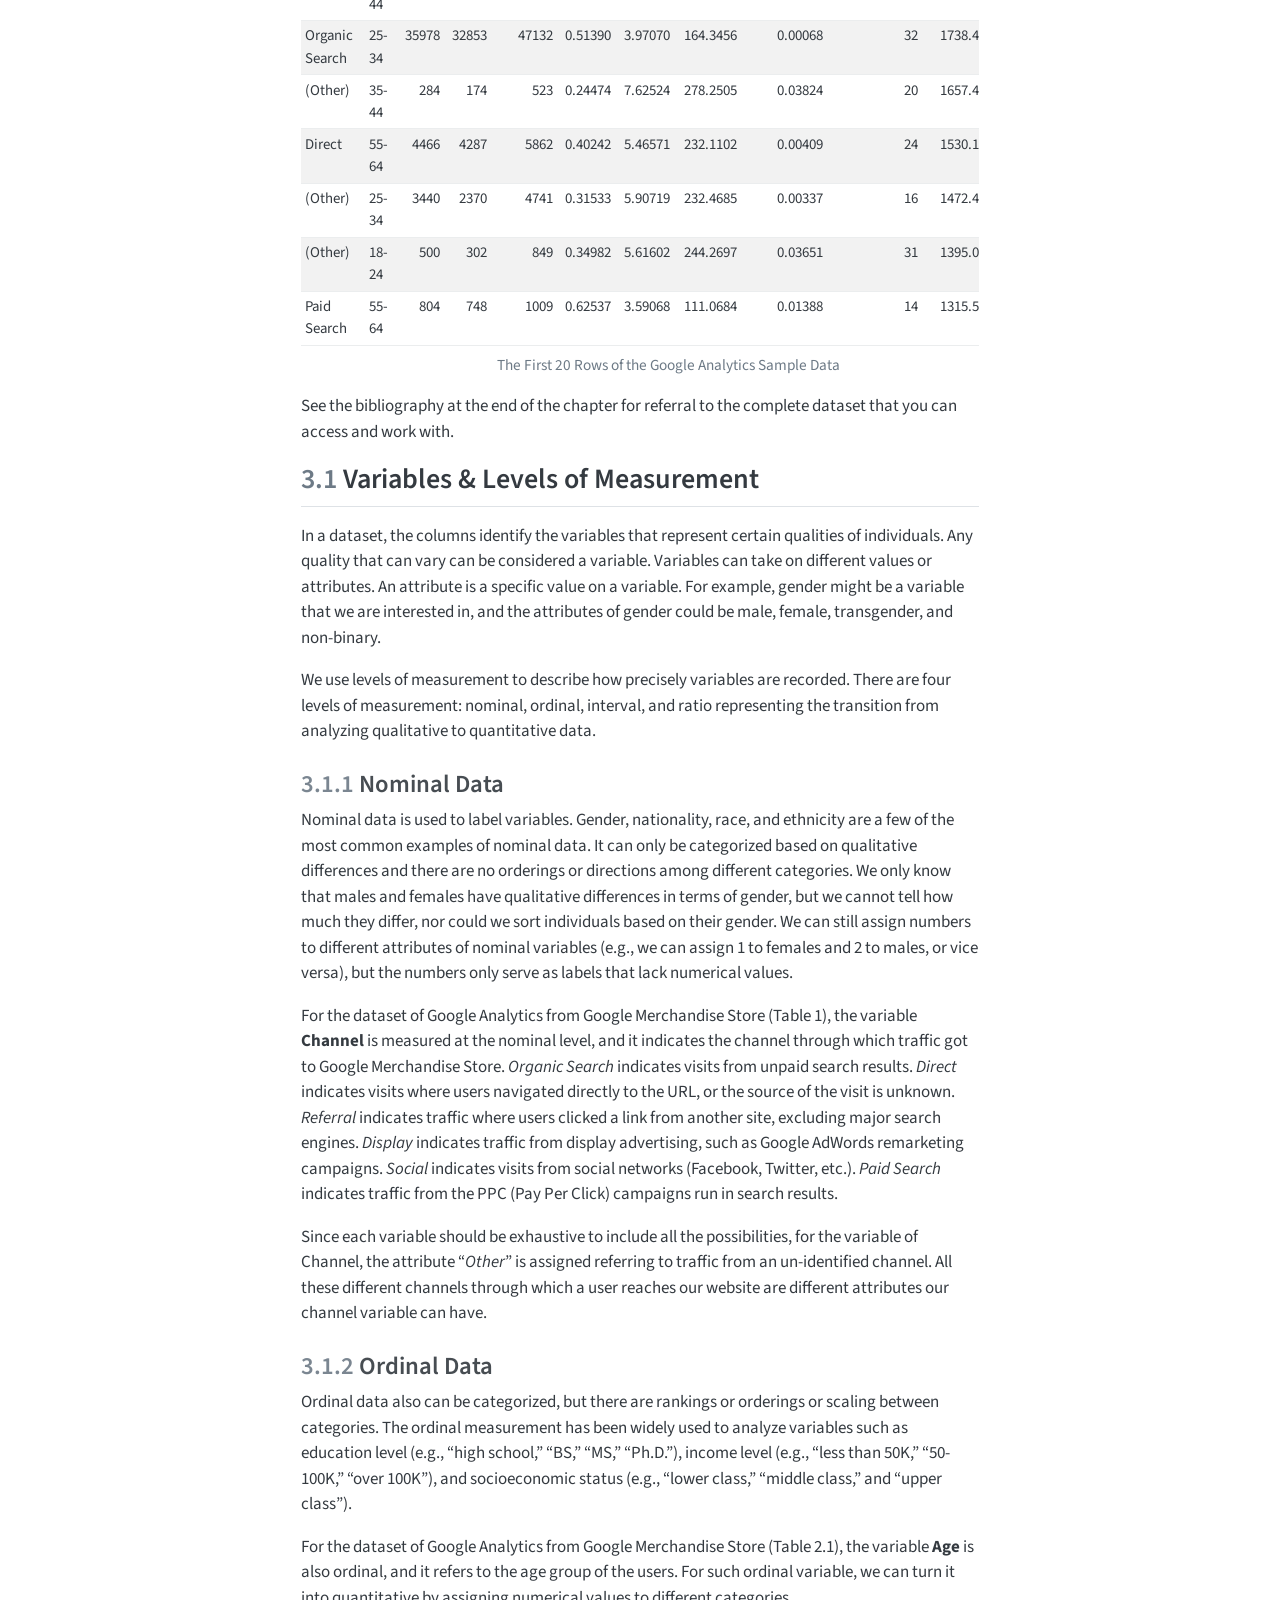
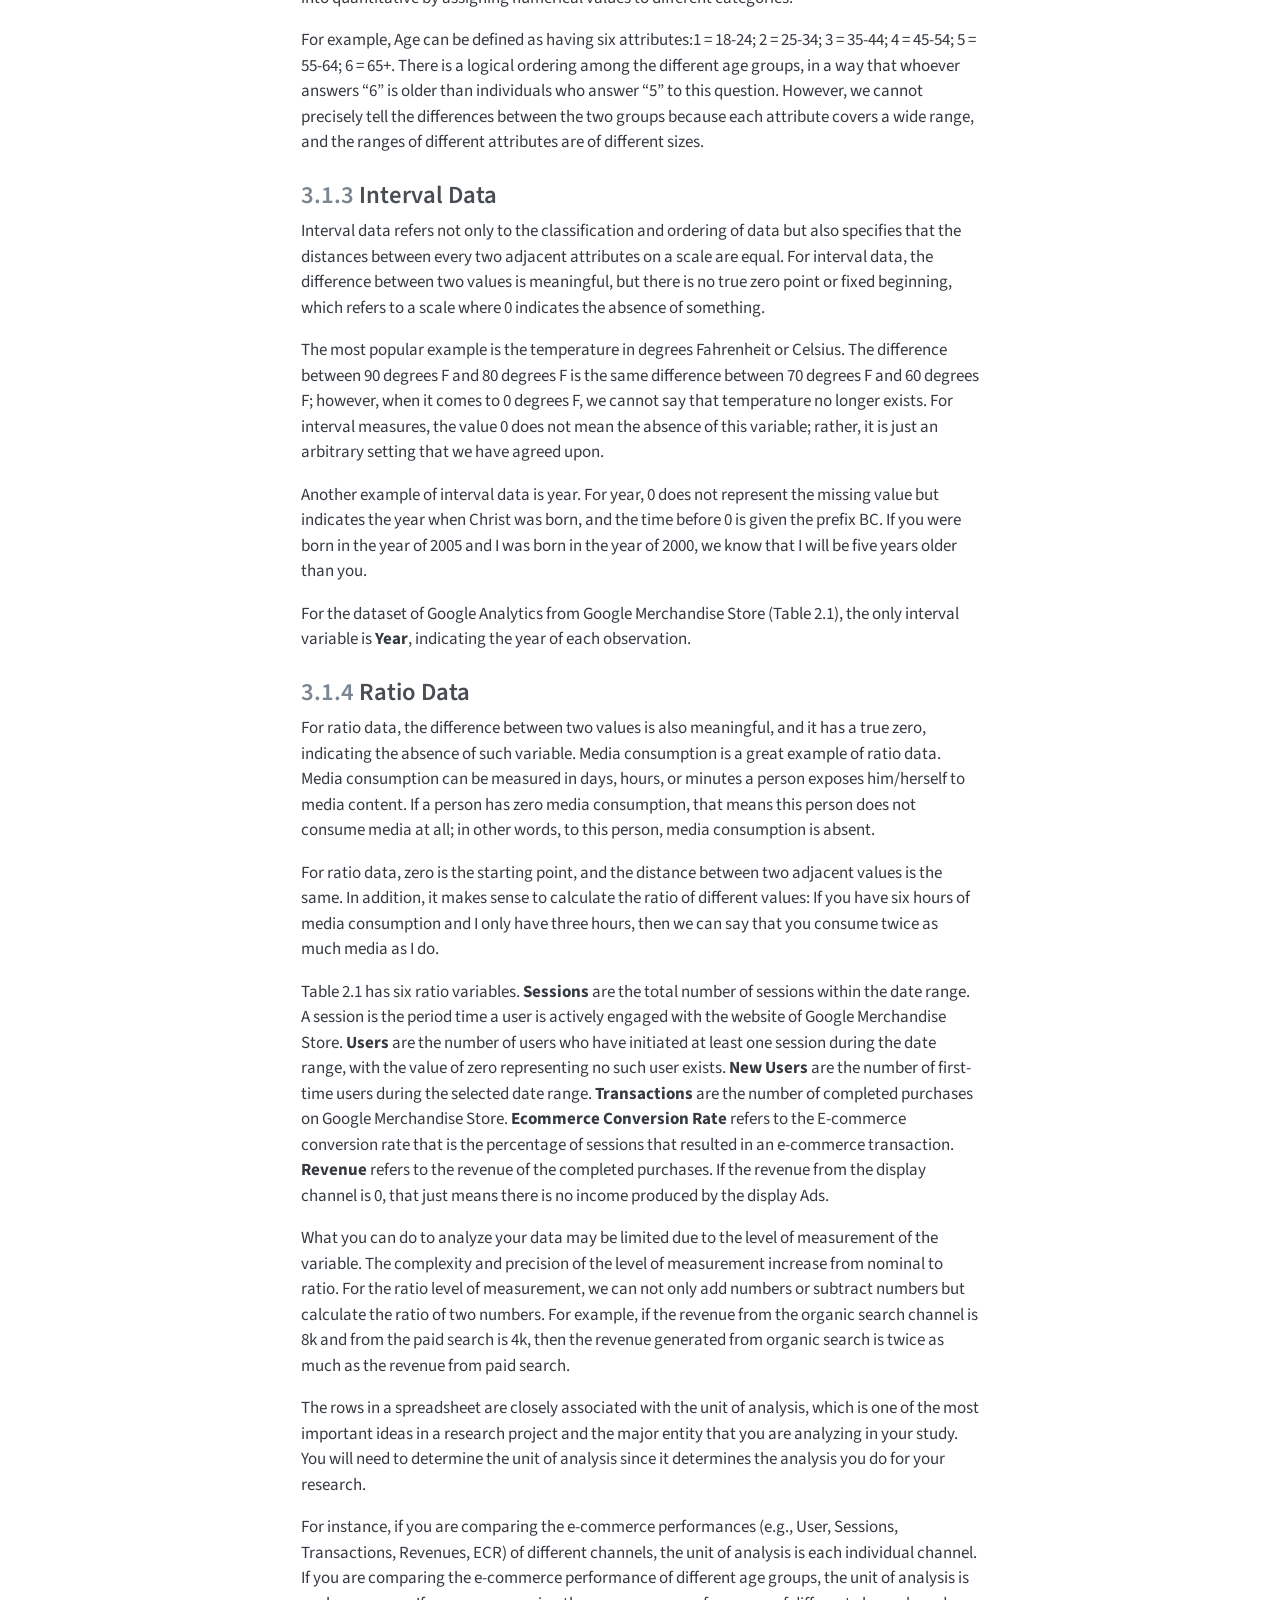
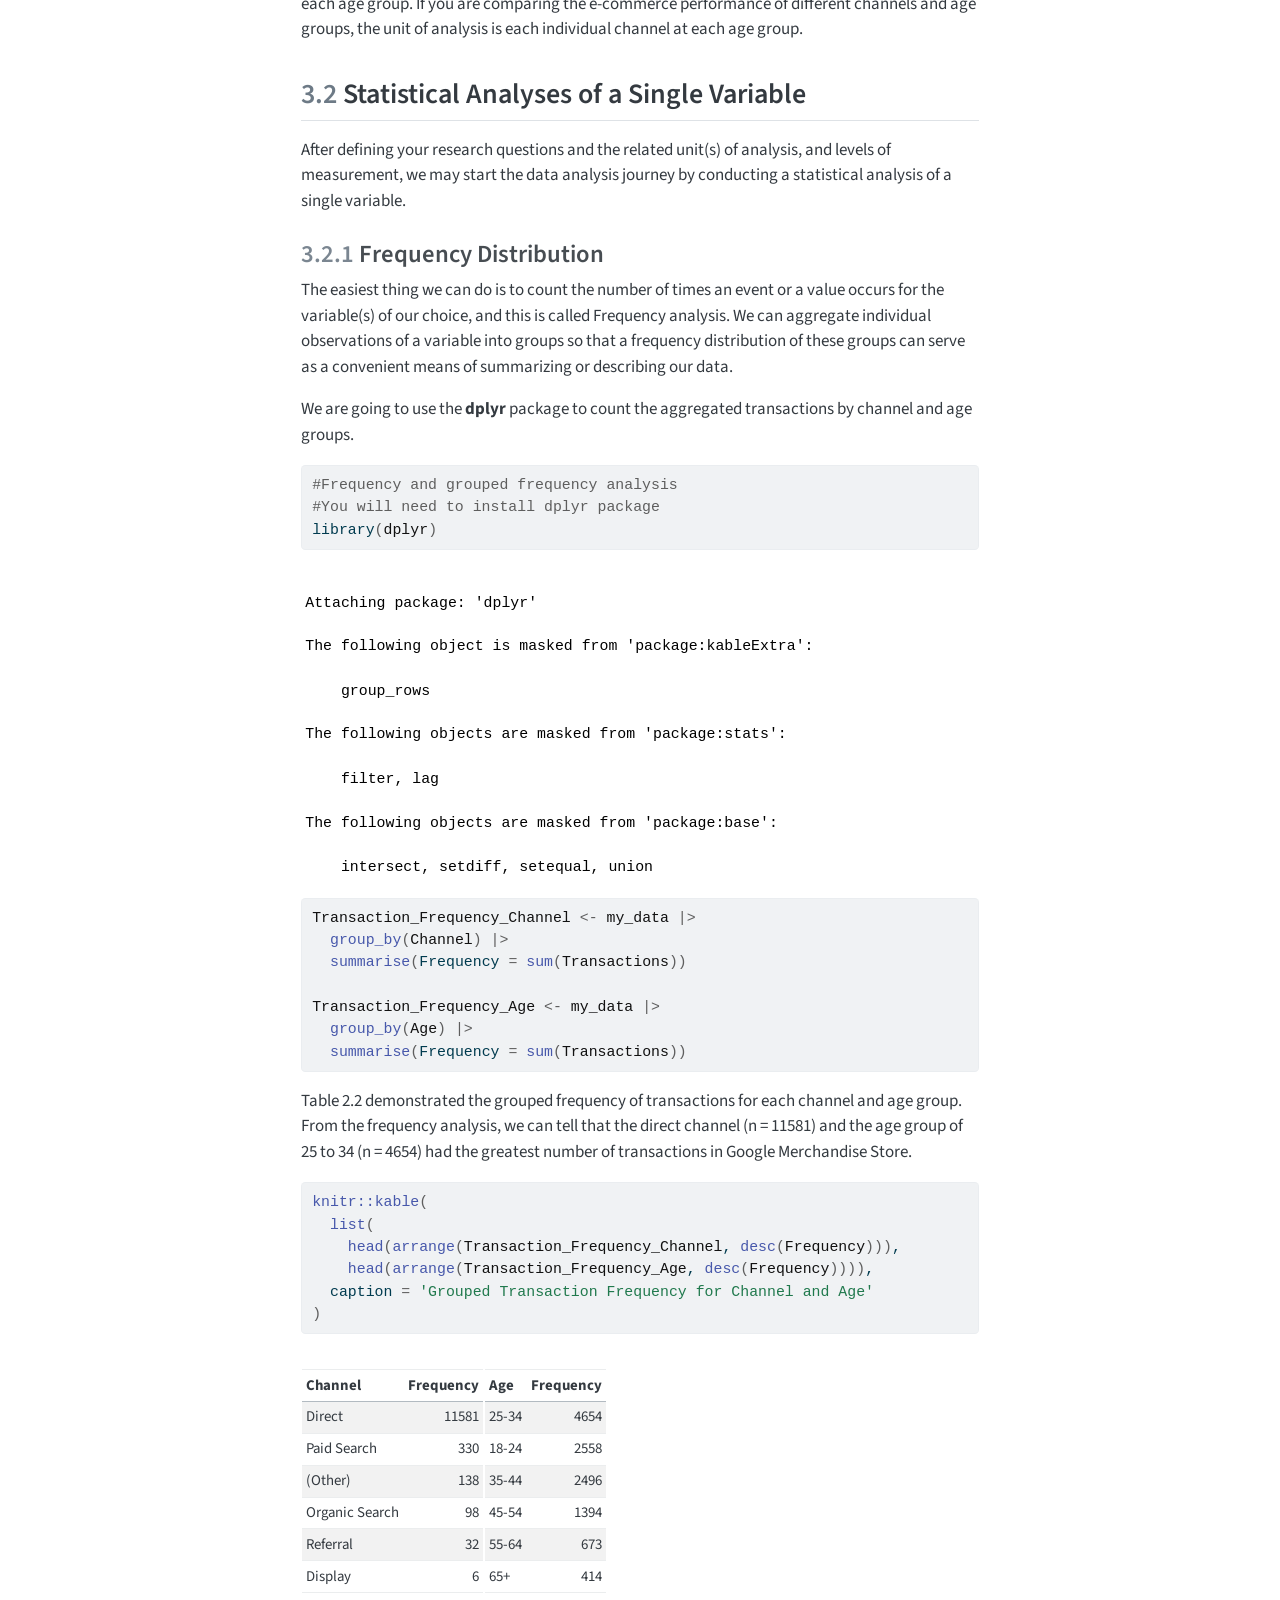
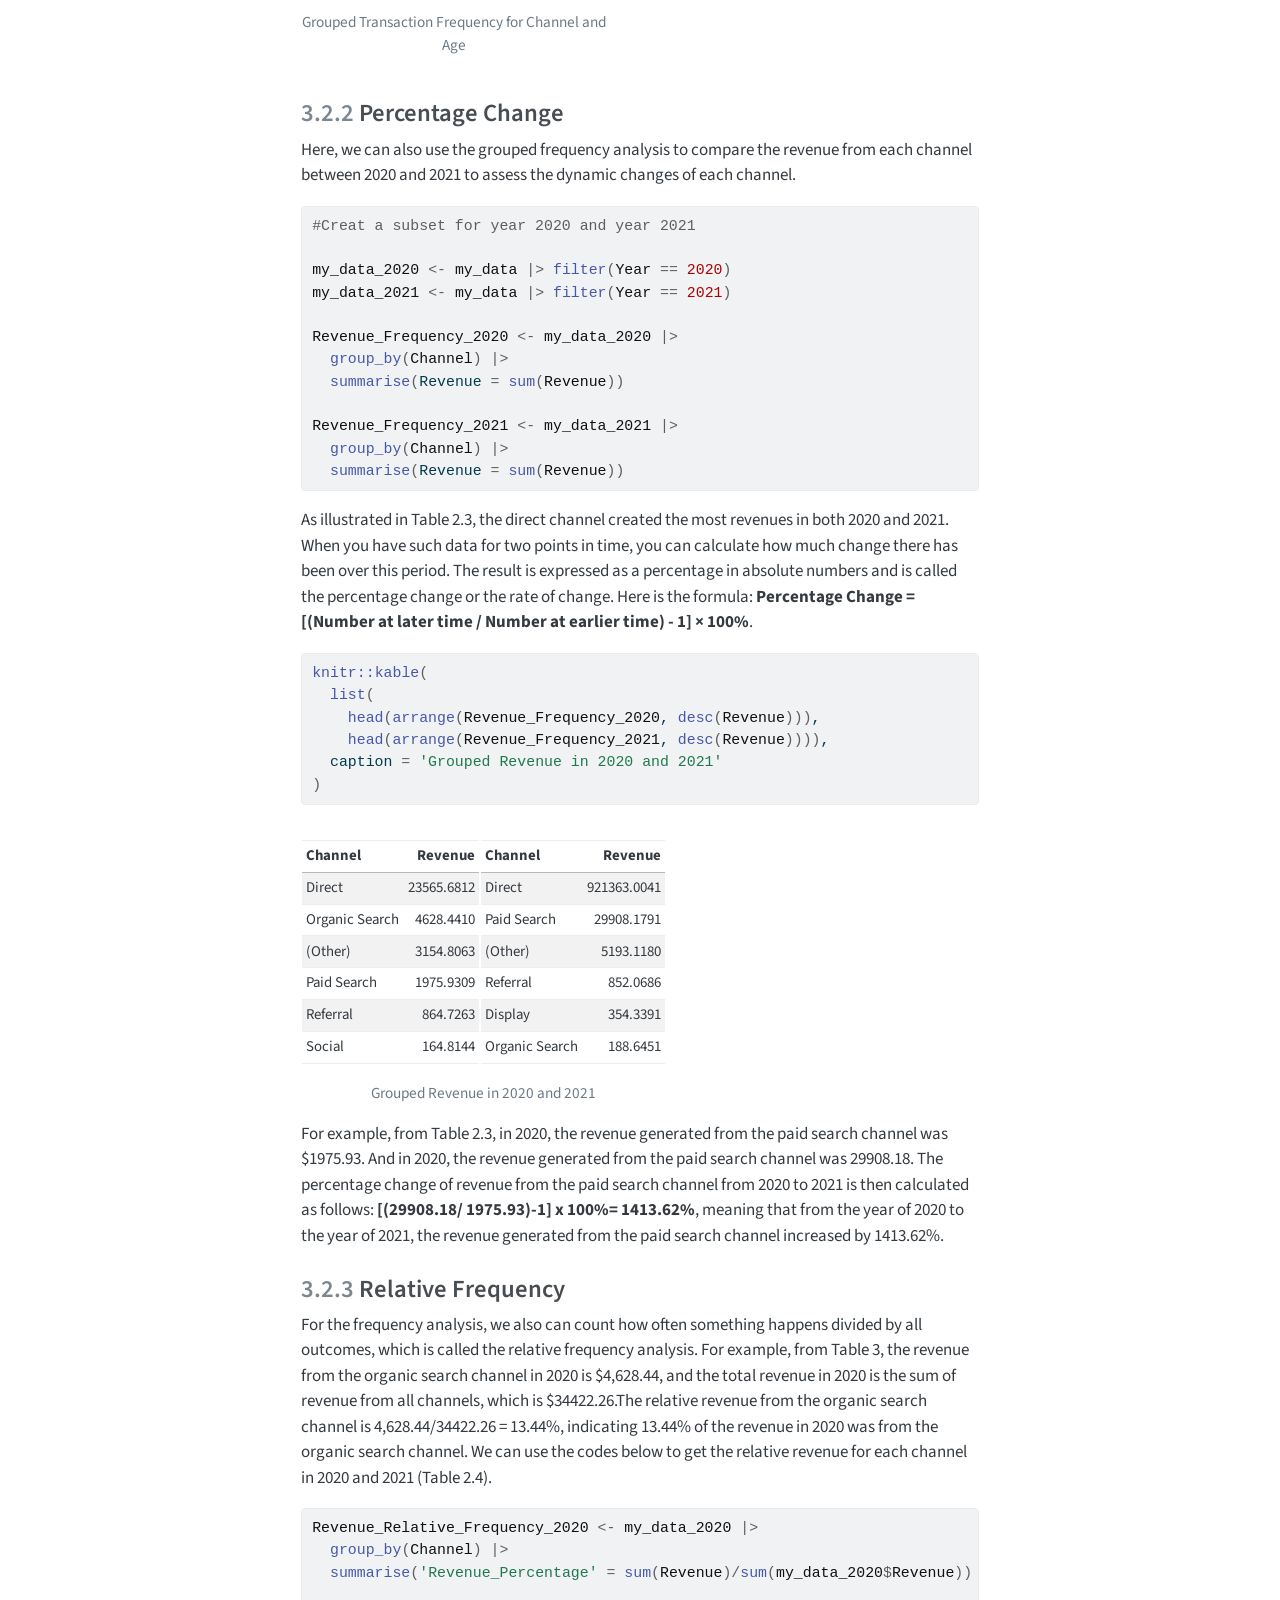
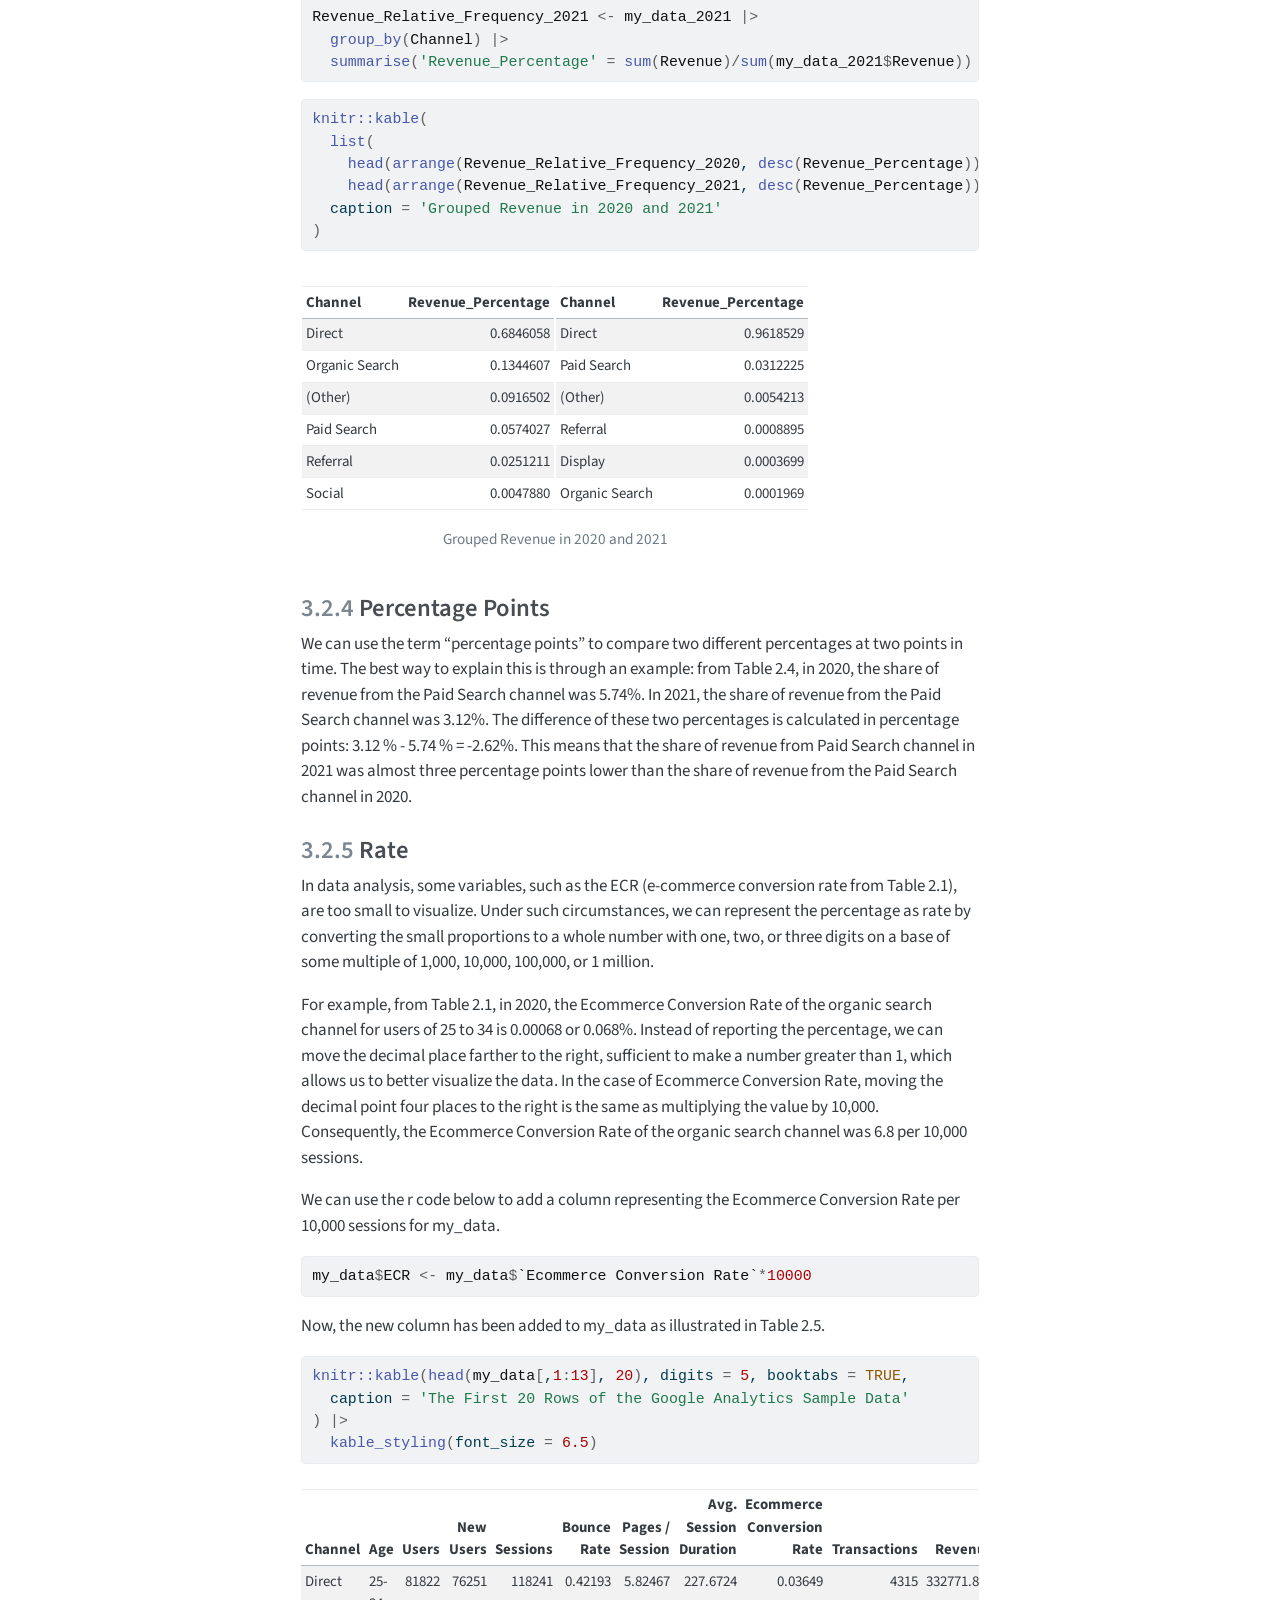
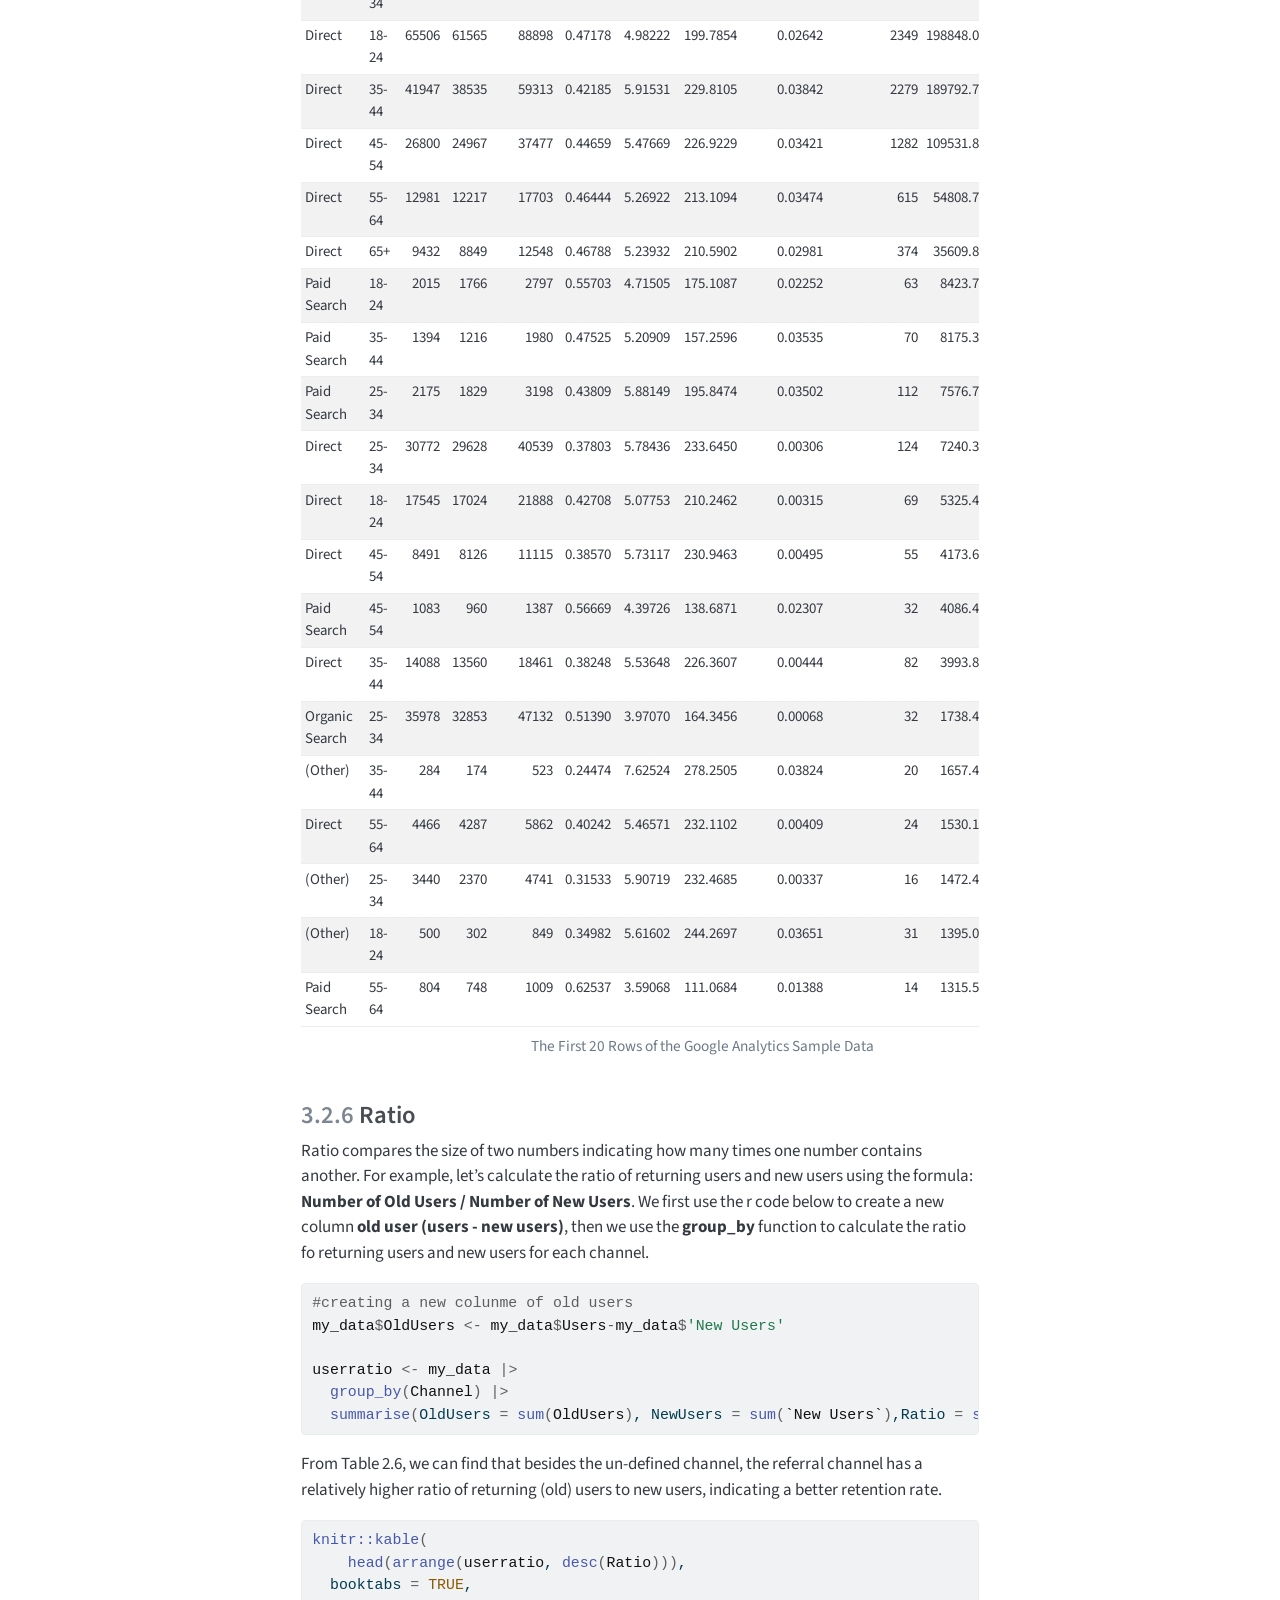
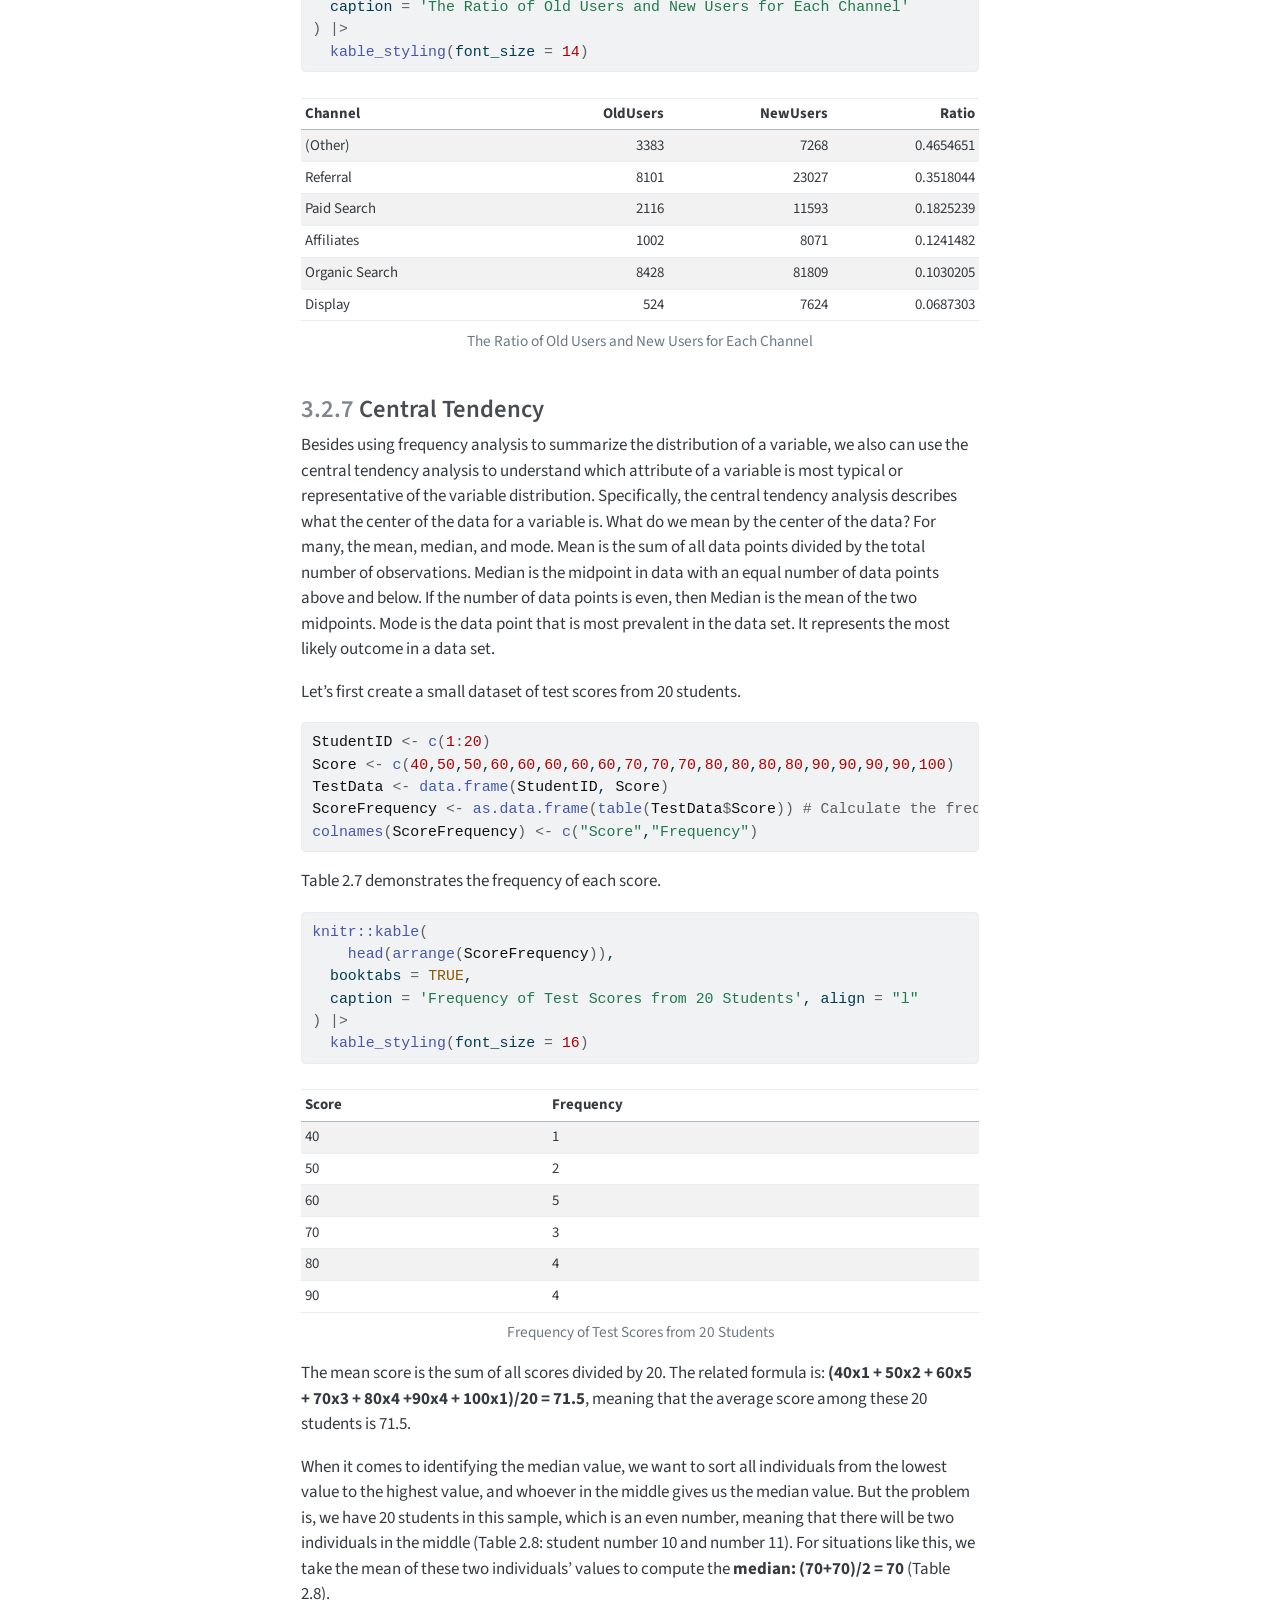
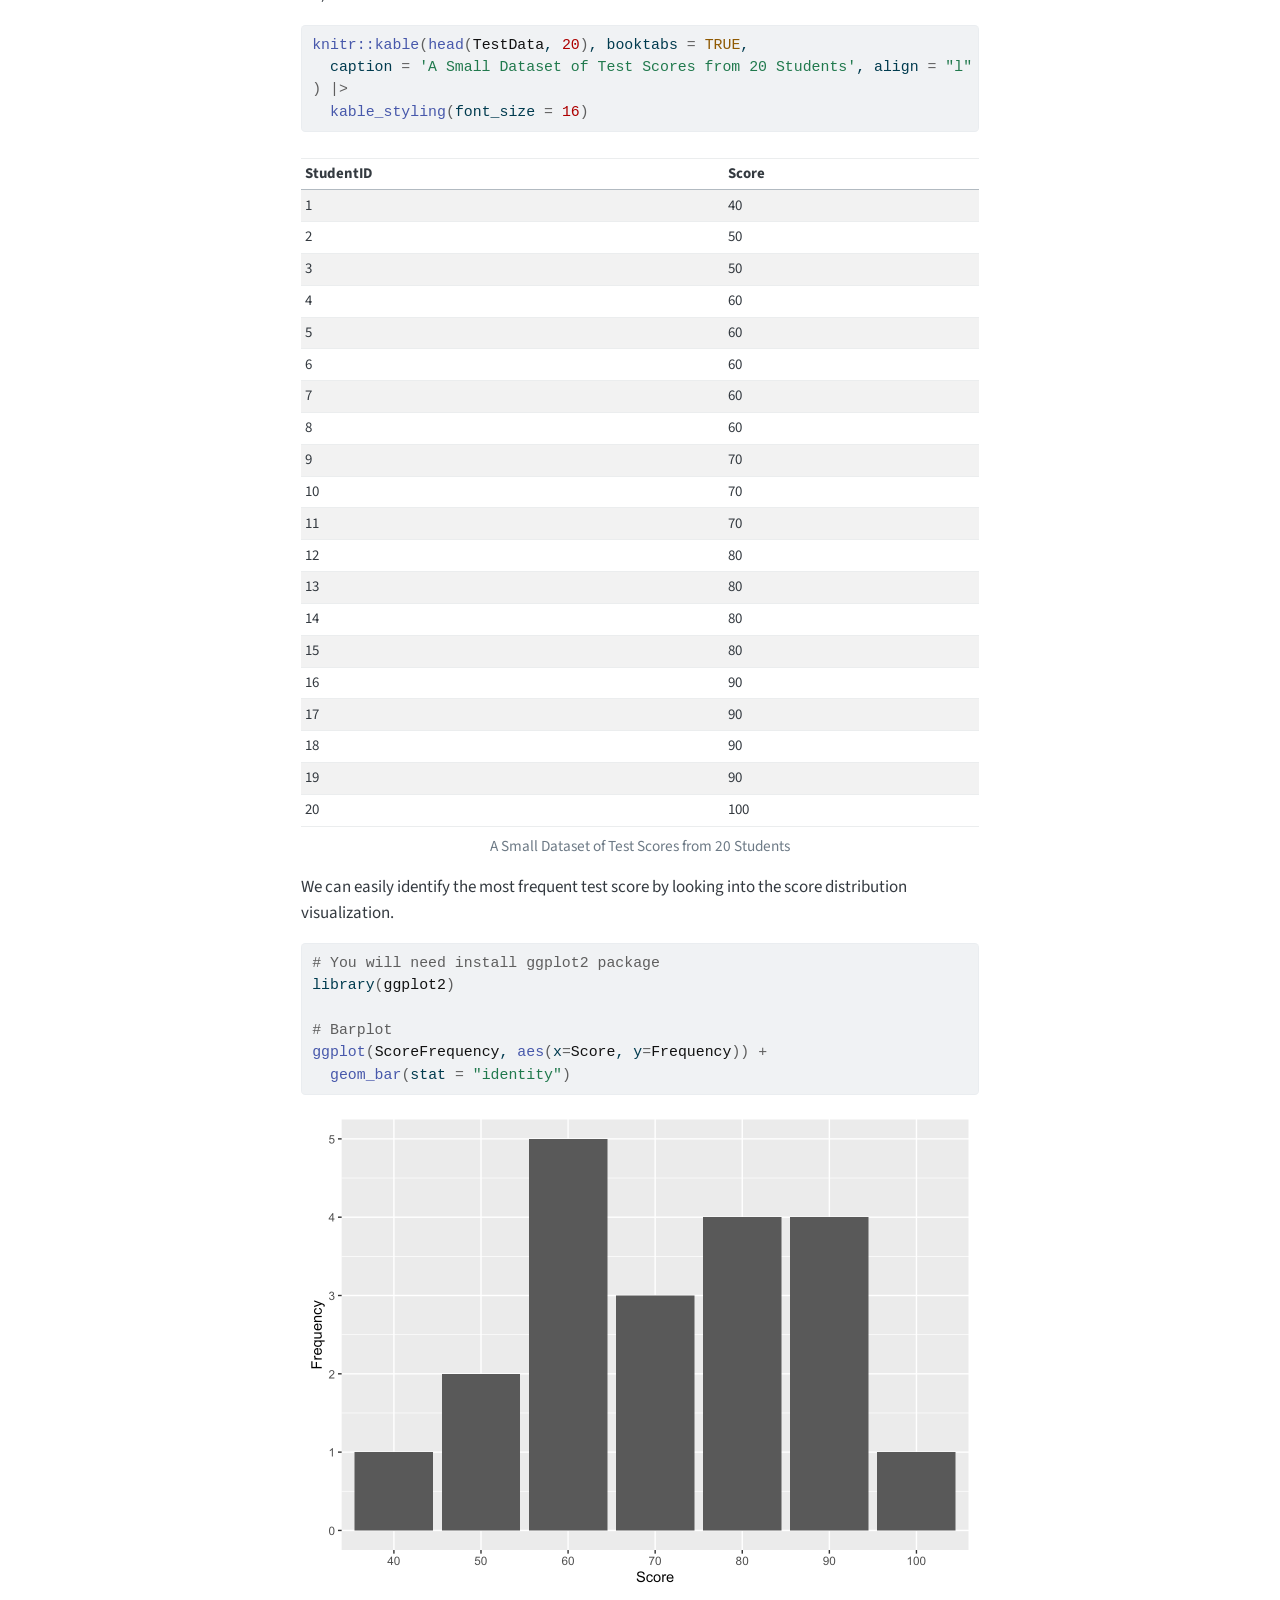
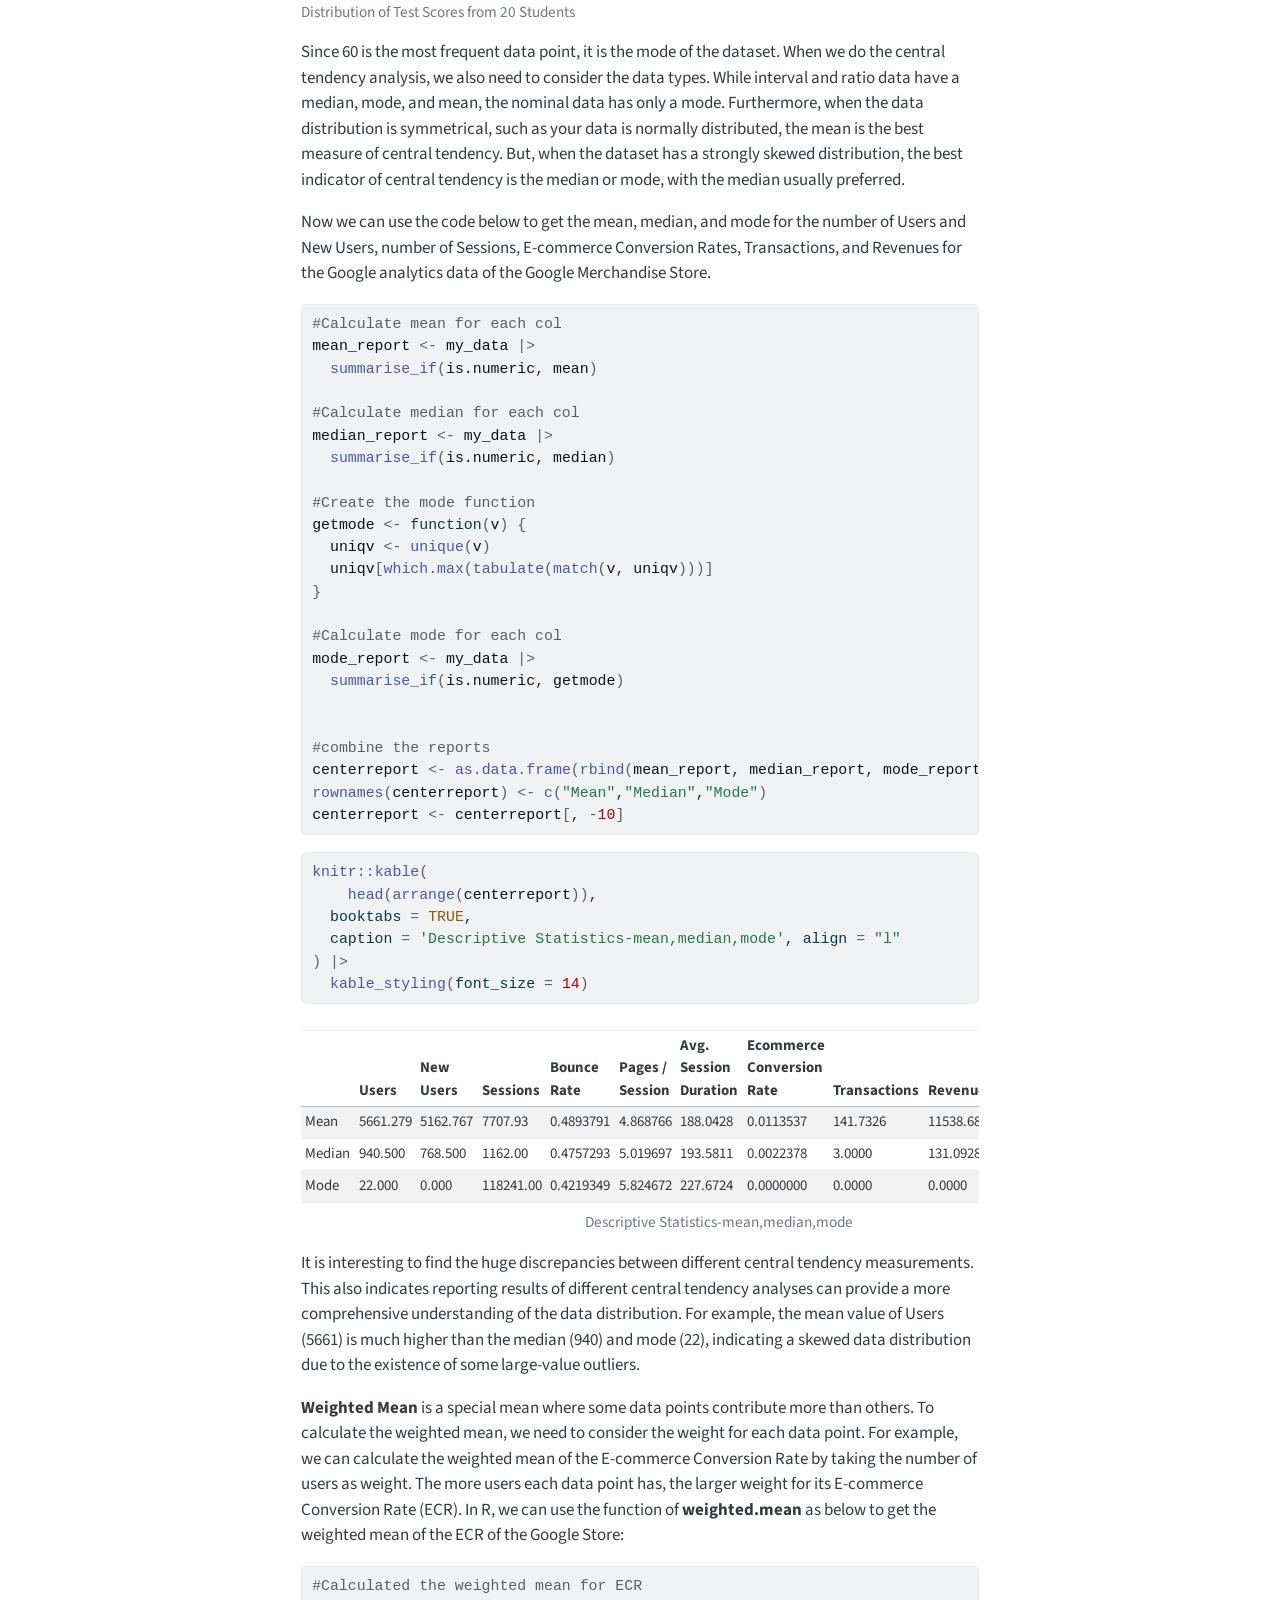
<file: docs/basic_statistics.html>
<!DOCTYPE html>
<html xmlns="http://www.w3.org/1999/xhtml" lang="en" xml:lang="en"><head>
<meta http-equiv="Content-Type" content="text/html; charset=UTF-8">
<meta charset="utf-8">
<meta name="generator" content="quarto-1.4.553">
<meta name="viewport" content="width=device-width, initial-scale=1.0, user-scalable=yes">
<meta name="author" content="Jenny Jiang &amp; Brian Walsh &amp; Claude Code">
<title>Advanced Media Analytics - 3&nbsp; Basic Statistics</title>
<style>
code{white-space: pre-wrap;}
span.smallcaps{font-variant: small-caps;}
div.columns{display: flex; gap: min(4vw, 1.5em);}
div.column{flex: auto; overflow-x: auto;}
div.hanging-indent{margin-left: 1.5em; text-indent: -1.5em;}
ul.task-list{list-style: none;}
ul.task-list li input[type="checkbox"] {
  width: 0.8em;
  margin: 0 0.8em 0.2em -1em; /* quarto-specific, see https://github.com/quarto-dev/quarto-cli/issues/4556 */ 
  vertical-align: middle;
}
/* CSS for syntax highlighting */
pre > code.sourceCode { white-space: pre; position: relative; }
pre > code.sourceCode > span { line-height: 1.25; }
pre > code.sourceCode > span:empty { height: 1.2em; }
.sourceCode { overflow: visible; }
code.sourceCode > span { color: inherit; text-decoration: inherit; }
div.sourceCode { margin: 1em 0; }
pre.sourceCode { margin: 0; }
@media screen {
div.sourceCode { overflow: auto; }
}
@media print {
pre > code.sourceCode { white-space: pre-wrap; }
pre > code.sourceCode > span { text-indent: -5em; padding-left: 5em; }
}
pre.numberSource code
  { counter-reset: source-line 0; }
pre.numberSource code > span
  { position: relative; left: -4em; counter-increment: source-line; }
pre.numberSource code > span > a:first-child::before
  { content: counter(source-line);
    position: relative; left: -1em; text-align: right; vertical-align: baseline;
    border: none; display: inline-block;
    -webkit-touch-callout: none; -webkit-user-select: none;
    -khtml-user-select: none; -moz-user-select: none;
    -ms-user-select: none; user-select: none;
    padding: 0 4px; width: 4em;
  }
pre.numberSource { margin-left: 3em;  padding-left: 4px; }
div.sourceCode
  {   }
@media screen {
pre > code.sourceCode > span > a:first-child::before { text-decoration: underline; }
}
</style>

<script src="site_libs/quarto-nav/quarto-nav.js"></script>
<script src="site_libs/quarto-nav/headroom.min.js"></script>
<script src="site_libs/clipboard/clipboard.min.js"></script>
<script src="site_libs/quarto-search/autocomplete.umd.js"></script>
<script src="site_libs/quarto-search/fuse.min.js"></script>
<script src="site_libs/quarto-search/quarto-search.js"></script>
<meta name="quarto:offset" content="./">
<link href="./statistical_analysis_single.html" rel="next">
<link href="./intro.html" rel="prev">
<script src="site_libs/quarto-html/quarto.js"></script>
<script src="site_libs/quarto-html/popper.min.js"></script>
<script src="site_libs/quarto-html/tippy.umd.min.js"></script>
<script src="site_libs/quarto-html/anchor.min.js"></script>
<link href="site_libs/quarto-html/tippy.css" rel="stylesheet">
<link href="site_libs/quarto-html/quarto-syntax-highlighting.css" rel="stylesheet" id="quarto-text-highlighting-styles">
<script src="site_libs/bootstrap/bootstrap.min.js"></script>
<link href="site_libs/bootstrap/bootstrap-icons.css" rel="stylesheet">
<link href="site_libs/bootstrap/bootstrap.min.css" rel="stylesheet" id="quarto-bootstrap" data-mode="light"><script id="quarto-search-options" type="application/json">{
  "location": "sidebar",
  "copy-button": false,
  "collapse-after": 3,
  "panel-placement": "start",
  "type": "textbox",
  "limit": 50,
  "keyboard-shortcut": [
    "f",
    "/",
    "s"
  ],
  "show-item-context": false,
  "language": {
    "search-no-results-text": "No results",
    "search-matching-documents-text": "matching documents",
    "search-copy-link-title": "Copy link to search",
    "search-hide-matches-text": "Hide additional matches",
    "search-more-match-text": "more match in this document",
    "search-more-matches-text": "more matches in this document",
    "search-clear-button-title": "Clear",
    "search-text-placeholder": "",
    "search-detached-cancel-button-title": "Cancel",
    "search-submit-button-title": "Submit",
    "search-label": "Search"
  }
}</script><script src="site_libs/kePrint-0.0.1/kePrint.js"></script><link href="site_libs/lightable-0.0.1/lightable.css" rel="stylesheet">
<link rel="stylesheet" href="style.css">
</head>
<body class="nav-sidebar floating">

<div id="quarto-search-results"></div>
  <header id="quarto-header" class="headroom fixed-top"><nav class="quarto-secondary-nav"><div class="container-fluid d-flex">
      <button type="button" class="quarto-btn-toggle btn" data-bs-toggle="collapse" data-bs-target=".quarto-sidebar-collapse-item" aria-controls="quarto-sidebar" aria-expanded="false" aria-label="Toggle sidebar navigation" onclick="if (window.quartoToggleHeadroom) { window.quartoToggleHeadroom(); }">
        <i class="bi bi-layout-text-sidebar-reverse"></i>
      </button>
        <nav class="quarto-page-breadcrumbs" aria-label="breadcrumb"><ol class="breadcrumb"><li class="breadcrumb-item"><a href="./basic_statistics.html"><span class="chapter-number">3</span>&nbsp; <span class="chapter-title">Basic Statistics</span></a></li></ol></nav>
        <a class="flex-grow-1" role="button" data-bs-toggle="collapse" data-bs-target=".quarto-sidebar-collapse-item" aria-controls="quarto-sidebar" aria-expanded="false" aria-label="Toggle sidebar navigation" onclick="if (window.quartoToggleHeadroom) { window.quartoToggleHeadroom(); }">      
        </a>
      <button type="button" class="btn quarto-search-button" aria-label="" onclick="window.quartoOpenSearch();">
        <i class="bi bi-search"></i>
      </button>
    </div>
  </nav></header><!-- content --><div id="quarto-content" class="quarto-container page-columns page-rows-contents page-layout-article">
<!-- sidebar -->
  <nav id="quarto-sidebar" class="sidebar collapse collapse-horizontal quarto-sidebar-collapse-item sidebar-navigation floating overflow-auto"><div class="pt-lg-2 mt-2 text-left sidebar-header">
    <div class="sidebar-title mb-0 py-0">
      <a href="./">Advanced Media Analytics</a> 
        <div class="sidebar-tools-main">
    <a href="https://github.com/bwalsh5/advanced-media-analytics/" title="Source Code" class="quarto-navigation-tool px-1" aria-label="Source Code"><i class="bi bi-github"></i></a>
  <a href="" class="quarto-reader-toggle quarto-navigation-tool px-1" onclick="window.quartoToggleReader(); return false;" title="Toggle reader mode">
  <div class="quarto-reader-toggle-btn">
  <i class="bi"></i>
  </div>
</a>
</div>
    </div>
      </div>
        <div class="mt-2 flex-shrink-0 align-items-center">
        <div class="sidebar-search">
        <div id="quarto-search" class="" title="Search"></div>
        </div>
        </div>
    <div class="sidebar-menu-container"> 
    <ul class="list-unstyled mt-1">
<li class="sidebar-item">
  <div class="sidebar-item-container"> 
  <a href="./index.html" class="sidebar-item-text sidebar-link">
 <span class="menu-text"><span class="chapter-number">1</span>&nbsp; <span class="chapter-title">Preface</span></span></a>
  </div>
</li>
        <li class="sidebar-item">
  <div class="sidebar-item-container"> 
  <a href="./intro.html" class="sidebar-item-text sidebar-link">
 <span class="menu-text"><span class="chapter-number">2</span>&nbsp; <span class="chapter-title">Introduction to Programming in R</span></span></a>
  </div>
</li>
        <li class="sidebar-item">
  <div class="sidebar-item-container"> 
  <a href="./basic_statistics.html" class="sidebar-item-text sidebar-link active">
 <span class="menu-text"><span class="chapter-number">3</span>&nbsp; <span class="chapter-title">Basic Statistics</span></span></a>
  </div>
</li>
        <li class="sidebar-item">
  <div class="sidebar-item-container"> 
  <a href="./statistical_analysis_single.html" class="sidebar-item-text sidebar-link">
 <span class="menu-text"><span class="chapter-number">4</span>&nbsp; <span class="chapter-title">Statistical Analyses of a Single Variable</span></span></a>
  </div>
</li>
        <li class="sidebar-item">
  <div class="sidebar-item-container"> 
  <a href="./statistical_analysis_two.html" class="sidebar-item-text sidebar-link">
 <span class="menu-text"><span class="chapter-number">5</span>&nbsp; <span class="chapter-title">Statistical Analyses of Two Variables</span></span></a>
  </div>
</li>
        <li class="sidebar-item">
  <div class="sidebar-item-container"> 
  <a href="./statistical_analysis_multi.html" class="sidebar-item-text sidebar-link">
 <span class="menu-text"><span class="chapter-number">6</span>&nbsp; <span class="chapter-title">Statistical Analyses of Three or More Variables &amp; Modelling</span></span></a>
  </div>
</li>
        <li class="sidebar-item">
  <div class="sidebar-item-container"> 
  <a href="./manipulating_data.html" class="sidebar-item-text sidebar-link">
 <span class="menu-text"><span class="chapter-number">7</span>&nbsp; <span class="chapter-title">Manipulating Data</span></span></a>
  </div>
</li>
        <li class="sidebar-item">
  <div class="sidebar-item-container"> 
  <a href="./text_analysis.html" class="sidebar-item-text sidebar-link">
 <span class="menu-text"><span class="chapter-number">8</span>&nbsp; <span class="chapter-title">Text Analysis</span></span></a>
  </div>
</li>
        <li class="sidebar-item">
  <div class="sidebar-item-container"> 
  <a href="./network_analysis.html" class="sidebar-item-text sidebar-link">
 <span class="menu-text"><span class="chapter-number">9</span>&nbsp; <span class="chapter-title">Social Network Analysis</span></span></a>
  </div>
</li>
        <li class="sidebar-item">
  <div class="sidebar-item-container"> 
  <a href="./geo_spatial_analysis.html" class="sidebar-item-text sidebar-link">
 <span class="menu-text"><span class="chapter-number">10</span>&nbsp; <span class="chapter-title">Geo-Spatial Analysis and Visualization</span></span></a>
  </div>
</li>
        <li class="sidebar-item">
  <div class="sidebar-item-container"> 
  <a href="./python_ai_intro.html" class="sidebar-item-text sidebar-link">
 <span class="menu-text"><span class="chapter-number">11</span>&nbsp; <span class="chapter-title">Introduction to Python and AI</span></span></a>
  </div>
</li>
        <li class="sidebar-item">
  <div class="sidebar-item-container"> 
  <a href="./publishing.html" class="sidebar-item-text sidebar-link">
 <span class="menu-text"><span class="chapter-number">12</span>&nbsp; <span class="chapter-title">Publishing</span></span></a>
  </div>
</li>
        <li class="sidebar-item sidebar-item-section">
      <div class="sidebar-item-container"> 
            <a class="sidebar-item-text sidebar-link text-start" data-bs-toggle="collapse" data-bs-target="#quarto-sidebar-section-1" aria-expanded="true">
 <span class="menu-text">Appendices</span></a>
          <a class="sidebar-item-toggle text-start" data-bs-toggle="collapse" data-bs-target="#quarto-sidebar-section-1" aria-expanded="true" aria-label="Toggle section">
            <i class="bi bi-chevron-right ms-2"></i>
          </a> 
      </div>
      <ul id="quarto-sidebar-section-1" class="collapse list-unstyled sidebar-section depth1 show">
<li class="sidebar-item">
  <div class="sidebar-item-container"> 
  <a href="./common_errors.html" class="sidebar-item-text sidebar-link">
 <span class="menu-text"><span class="chapter-number">13</span>&nbsp; <span class="chapter-title">Common Errors</span></span></a>
  </div>
</li>
      </ul>
</li>
    </ul>
</div>
</nav><div id="quarto-sidebar-glass" class="quarto-sidebar-collapse-item" data-bs-toggle="collapse" data-bs-target=".quarto-sidebar-collapse-item"></div>
<!-- margin-sidebar -->
    <div id="quarto-margin-sidebar" class="sidebar margin-sidebar">
        <nav id="TOC" role="doc-toc" class="toc-active"><h2 id="toc-title">Table of contents</h2>
   
  <ul>
<li>
<a href="#variables-levels-of-measurement" id="toc-variables-levels-of-measurement" class="nav-link active" data-scroll-target="#variables-levels-of-measurement"><span class="header-section-number">3.1</span> Variables &amp; Levels of Measurement</a>
  <ul class="collapse">
<li><a href="#nominal-data" id="toc-nominal-data" class="nav-link" data-scroll-target="#nominal-data"><span class="header-section-number">3.1.1</span> Nominal Data</a></li>
  <li><a href="#ordinal-data" id="toc-ordinal-data" class="nav-link" data-scroll-target="#ordinal-data"><span class="header-section-number">3.1.2</span> Ordinal Data</a></li>
  <li><a href="#interval-data" id="toc-interval-data" class="nav-link" data-scroll-target="#interval-data"><span class="header-section-number">3.1.3</span> Interval Data</a></li>
  <li><a href="#ratio-data" id="toc-ratio-data" class="nav-link" data-scroll-target="#ratio-data"><span class="header-section-number">3.1.4</span> Ratio Data</a></li>
  </ul>
</li>
  <li>
<a href="#statistical-analyses-of-a-single-variable" id="toc-statistical-analyses-of-a-single-variable" class="nav-link" data-scroll-target="#statistical-analyses-of-a-single-variable"><span class="header-section-number">3.2</span> Statistical Analyses of a Single Variable</a>
  <ul class="collapse">
<li><a href="#frequency-distribution" id="toc-frequency-distribution" class="nav-link" data-scroll-target="#frequency-distribution"><span class="header-section-number">3.2.1</span> Frequency Distribution</a></li>
  <li><a href="#percentage-change" id="toc-percentage-change" class="nav-link" data-scroll-target="#percentage-change"><span class="header-section-number">3.2.2</span> Percentage Change</a></li>
  <li><a href="#relative-frequency" id="toc-relative-frequency" class="nav-link" data-scroll-target="#relative-frequency"><span class="header-section-number">3.2.3</span> Relative Frequency</a></li>
  <li><a href="#percentage-points" id="toc-percentage-points" class="nav-link" data-scroll-target="#percentage-points"><span class="header-section-number">3.2.4</span> Percentage Points</a></li>
  <li><a href="#rate" id="toc-rate" class="nav-link" data-scroll-target="#rate"><span class="header-section-number">3.2.5</span> Rate</a></li>
  <li><a href="#ratio" id="toc-ratio" class="nav-link" data-scroll-target="#ratio"><span class="header-section-number">3.2.6</span> Ratio</a></li>
  <li><a href="#central-tendency" id="toc-central-tendency" class="nav-link" data-scroll-target="#central-tendency"><span class="header-section-number">3.2.7</span> Central Tendency</a></li>
  <li><a href="#data-variation" id="toc-data-variation" class="nav-link" data-scroll-target="#data-variation"><span class="header-section-number">3.2.8</span> Data Variation</a></li>
  <li><a href="#case-study" id="toc-case-study" class="nav-link" data-scroll-target="#case-study"><span class="header-section-number">3.2.9</span> Case Study</a></li>
  </ul>
</li>
  </ul></nav>
    </div>
<!-- main -->
<main class="content" id="quarto-document-content"><header id="title-block-header" class="quarto-title-block default"><div class="quarto-title">
<h1 class="title">
<span class="chapter-number">3</span>&nbsp; <span class="chapter-title">Basic Statistics</span>
</h1>
</div>



<div class="quarto-title-meta">

    
  
    
  </div>
  


</header><p>This chapter uses data from Google Analytics’ channels report, which demonstrates how much of traffic is coming from specific paid versus unpaid channels, as well as data from social listening of #BlackLivesMatter and #StopAsianHate on Twitter to illustrate not only descriptive statistics that describe the properties of sample and population data but also inferential statistics for testing hypotheses and drawing conclusions regarding the relationships between variables.</p>
<p>Specifically, we are going to introduce the fundamentals of statistics that cover various aspects of analyzing a single variable, two variables, and three or more variables.</p>
<p>Let’s import the Google Analytics’ channels report into RStudio.</p>
<div class="cell">
<div class="sourceCode" id="cb1"><pre class="downlit sourceCode r code-with-copy"><code class="sourceCode R"><span><span class="co">#You will need to install readxl package</span></span>
<span></span>
<span><span class="kw"><a href="https://rdrr.io/r/base/library.html">library</a></span><span class="op">(</span><span class="va"><a href="https://readxl.tidyverse.org">readxl</a></span><span class="op">)</span> </span>
<span></span>
<span><span class="va">my_data</span> <span class="op">&lt;-</span> <span class="fu"><a href="https://readxl.tidyverse.org/reference/read_excel.html">read_excel</a></span><span class="op">(</span><span class="st">"google analytics sample data.xlsx"</span><span class="op">)</span> <span class="co">#Create a dataset and name it as my_data</span></span></code><button title="Copy to Clipboard" class="code-copy-button"><i class="bi"></i></button></pre></div>
</div>
<p>Table 2.1 presents parts of a public demo dataset of channels report from Google Analytics of Google Merchandise Store, which is an affiliate of the holding company, Google, and an e-commerce business site that deals with marketing and selling of Google, YouTube, and Android branded merchandise such as stationaries, bags among other products.</p>
<div class="cell">
<div class="sourceCode" id="cb2"><pre class="downlit sourceCode r code-with-copy"><code class="sourceCode R"><span><span class="co">#You will need to install kableExtra package</span></span>
<span><span class="kw"><a href="https://rdrr.io/r/base/library.html">library</a></span><span class="op">(</span><span class="va"><a href="http://haozhu233.github.io/kableExtra/">kableExtra</a></span><span class="op">)</span></span>
<span></span>
<span><span class="fu">knitr</span><span class="fu">::</span><span class="fu"><a href="https://rdrr.io/pkg/knitr/man/kable.html">kable</a></span><span class="op">(</span><span class="fu"><a href="https://rdrr.io/r/utils/head.html">head</a></span><span class="op">(</span><span class="va">my_data</span><span class="op">[</span>,<span class="fl">1</span><span class="op">:</span><span class="fl">12</span><span class="op">]</span>, <span class="fl">20</span><span class="op">)</span>, digits <span class="op">=</span> <span class="fl">5</span>, booktabs <span class="op">=</span> <span class="cn">TRUE</span>,</span>
<span>  caption <span class="op">=</span> <span class="st">'The First 20 Rows of the Google Analytics Sample Data'</span></span>
<span><span class="op">)</span> <span class="op">|&gt;</span></span>
<span>  <span class="fu"><a href="https://rdrr.io/pkg/kableExtra/man/kable_styling.html">kable_styling</a></span><span class="op">(</span>font_size <span class="op">=</span> <span class="fl">6.5</span><span class="op">)</span></span></code><button title="Copy to Clipboard" class="code-copy-button"><i class="bi"></i></button></pre></div>
<div class="cell-output-display">
<div>
<table class="table table-sm table-striped small" data-quarto-postprocess="true">
<caption>The First 20 Rows of the Google Analytics Sample Data</caption>
<thead><tr class="header">
<th style="text-align: left;" data-quarto-table-cell-role="th">Channel</th>
<th style="text-align: left;" data-quarto-table-cell-role="th">Age</th>
<th style="text-align: right;" data-quarto-table-cell-role="th">Users</th>
<th style="text-align: right;" data-quarto-table-cell-role="th">New Users</th>
<th style="text-align: right;" data-quarto-table-cell-role="th">Sessions</th>
<th style="text-align: right;" data-quarto-table-cell-role="th">Bounce Rate</th>
<th style="text-align: right;" data-quarto-table-cell-role="th">Pages / Session</th>
<th style="text-align: right;" data-quarto-table-cell-role="th">Avg. Session Duration</th>
<th style="text-align: right;" data-quarto-table-cell-role="th">Ecommerce Conversion Rate</th>
<th style="text-align: right;" data-quarto-table-cell-role="th">Transactions</th>
<th style="text-align: right;" data-quarto-table-cell-role="th">Revenue</th>
<th style="text-align: right;" data-quarto-table-cell-role="th">Year</th>
</tr></thead>
<tbody>
<tr class="odd">
<td style="text-align: left;">Direct</td>
<td style="text-align: left;">25-34</td>
<td style="text-align: right;">81822</td>
<td style="text-align: right;">76251</td>
<td style="text-align: right;">118241</td>
<td style="text-align: right;">0.42193</td>
<td style="text-align: right;">5.82467</td>
<td style="text-align: right;">227.6724</td>
<td style="text-align: right;">0.03649</td>
<td style="text-align: right;">4315</td>
<td style="text-align: right;">332771.829</td>
<td style="text-align: right;">2021</td>
</tr>
<tr class="even">
<td style="text-align: left;">Direct</td>
<td style="text-align: left;">18-24</td>
<td style="text-align: right;">65506</td>
<td style="text-align: right;">61565</td>
<td style="text-align: right;">88898</td>
<td style="text-align: right;">0.47178</td>
<td style="text-align: right;">4.98222</td>
<td style="text-align: right;">199.7854</td>
<td style="text-align: right;">0.02642</td>
<td style="text-align: right;">2349</td>
<td style="text-align: right;">198848.060</td>
<td style="text-align: right;">2021</td>
</tr>
<tr class="odd">
<td style="text-align: left;">Direct</td>
<td style="text-align: left;">35-44</td>
<td style="text-align: right;">41947</td>
<td style="text-align: right;">38535</td>
<td style="text-align: right;">59313</td>
<td style="text-align: right;">0.42185</td>
<td style="text-align: right;">5.91531</td>
<td style="text-align: right;">229.8105</td>
<td style="text-align: right;">0.03842</td>
<td style="text-align: right;">2279</td>
<td style="text-align: right;">189792.736</td>
<td style="text-align: right;">2021</td>
</tr>
<tr class="even">
<td style="text-align: left;">Direct</td>
<td style="text-align: left;">45-54</td>
<td style="text-align: right;">26800</td>
<td style="text-align: right;">24967</td>
<td style="text-align: right;">37477</td>
<td style="text-align: right;">0.44659</td>
<td style="text-align: right;">5.47669</td>
<td style="text-align: right;">226.9229</td>
<td style="text-align: right;">0.03421</td>
<td style="text-align: right;">1282</td>
<td style="text-align: right;">109531.822</td>
<td style="text-align: right;">2021</td>
</tr>
<tr class="odd">
<td style="text-align: left;">Direct</td>
<td style="text-align: left;">55-64</td>
<td style="text-align: right;">12981</td>
<td style="text-align: right;">12217</td>
<td style="text-align: right;">17703</td>
<td style="text-align: right;">0.46444</td>
<td style="text-align: right;">5.26922</td>
<td style="text-align: right;">213.1094</td>
<td style="text-align: right;">0.03474</td>
<td style="text-align: right;">615</td>
<td style="text-align: right;">54808.702</td>
<td style="text-align: right;">2021</td>
</tr>
<tr class="even">
<td style="text-align: left;">Direct</td>
<td style="text-align: left;">65+</td>
<td style="text-align: right;">9432</td>
<td style="text-align: right;">8849</td>
<td style="text-align: right;">12548</td>
<td style="text-align: right;">0.46788</td>
<td style="text-align: right;">5.23932</td>
<td style="text-align: right;">210.5902</td>
<td style="text-align: right;">0.02981</td>
<td style="text-align: right;">374</td>
<td style="text-align: right;">35609.855</td>
<td style="text-align: right;">2021</td>
</tr>
<tr class="odd">
<td style="text-align: left;">Paid Search</td>
<td style="text-align: left;">18-24</td>
<td style="text-align: right;">2015</td>
<td style="text-align: right;">1766</td>
<td style="text-align: right;">2797</td>
<td style="text-align: right;">0.55703</td>
<td style="text-align: right;">4.71505</td>
<td style="text-align: right;">175.1087</td>
<td style="text-align: right;">0.02252</td>
<td style="text-align: right;">63</td>
<td style="text-align: right;">8423.719</td>
<td style="text-align: right;">2021</td>
</tr>
<tr class="even">
<td style="text-align: left;">Paid Search</td>
<td style="text-align: left;">35-44</td>
<td style="text-align: right;">1394</td>
<td style="text-align: right;">1216</td>
<td style="text-align: right;">1980</td>
<td style="text-align: right;">0.47525</td>
<td style="text-align: right;">5.20909</td>
<td style="text-align: right;">157.2596</td>
<td style="text-align: right;">0.03535</td>
<td style="text-align: right;">70</td>
<td style="text-align: right;">8175.394</td>
<td style="text-align: right;">2021</td>
</tr>
<tr class="odd">
<td style="text-align: left;">Paid Search</td>
<td style="text-align: left;">25-34</td>
<td style="text-align: right;">2175</td>
<td style="text-align: right;">1829</td>
<td style="text-align: right;">3198</td>
<td style="text-align: right;">0.43809</td>
<td style="text-align: right;">5.88149</td>
<td style="text-align: right;">195.8474</td>
<td style="text-align: right;">0.03502</td>
<td style="text-align: right;">112</td>
<td style="text-align: right;">7576.795</td>
<td style="text-align: right;">2021</td>
</tr>
<tr class="even">
<td style="text-align: left;">Direct</td>
<td style="text-align: left;">25-34</td>
<td style="text-align: right;">30772</td>
<td style="text-align: right;">29628</td>
<td style="text-align: right;">40539</td>
<td style="text-align: right;">0.37803</td>
<td style="text-align: right;">5.78436</td>
<td style="text-align: right;">233.6450</td>
<td style="text-align: right;">0.00306</td>
<td style="text-align: right;">124</td>
<td style="text-align: right;">7240.313</td>
<td style="text-align: right;">2020</td>
</tr>
<tr class="odd">
<td style="text-align: left;">Direct</td>
<td style="text-align: left;">18-24</td>
<td style="text-align: right;">17545</td>
<td style="text-align: right;">17024</td>
<td style="text-align: right;">21888</td>
<td style="text-align: right;">0.42708</td>
<td style="text-align: right;">5.07753</td>
<td style="text-align: right;">210.2462</td>
<td style="text-align: right;">0.00315</td>
<td style="text-align: right;">69</td>
<td style="text-align: right;">5325.412</td>
<td style="text-align: right;">2020</td>
</tr>
<tr class="even">
<td style="text-align: left;">Direct</td>
<td style="text-align: left;">45-54</td>
<td style="text-align: right;">8491</td>
<td style="text-align: right;">8126</td>
<td style="text-align: right;">11115</td>
<td style="text-align: right;">0.38570</td>
<td style="text-align: right;">5.73117</td>
<td style="text-align: right;">230.9463</td>
<td style="text-align: right;">0.00495</td>
<td style="text-align: right;">55</td>
<td style="text-align: right;">4173.602</td>
<td style="text-align: right;">2020</td>
</tr>
<tr class="odd">
<td style="text-align: left;">Paid Search</td>
<td style="text-align: left;">45-54</td>
<td style="text-align: right;">1083</td>
<td style="text-align: right;">960</td>
<td style="text-align: right;">1387</td>
<td style="text-align: right;">0.56669</td>
<td style="text-align: right;">4.39726</td>
<td style="text-align: right;">138.6871</td>
<td style="text-align: right;">0.02307</td>
<td style="text-align: right;">32</td>
<td style="text-align: right;">4086.483</td>
<td style="text-align: right;">2021</td>
</tr>
<tr class="even">
<td style="text-align: left;">Direct</td>
<td style="text-align: left;">35-44</td>
<td style="text-align: right;">14088</td>
<td style="text-align: right;">13560</td>
<td style="text-align: right;">18461</td>
<td style="text-align: right;">0.38248</td>
<td style="text-align: right;">5.53648</td>
<td style="text-align: right;">226.3607</td>
<td style="text-align: right;">0.00444</td>
<td style="text-align: right;">82</td>
<td style="text-align: right;">3993.809</td>
<td style="text-align: right;">2020</td>
</tr>
<tr class="odd">
<td style="text-align: left;">Organic Search</td>
<td style="text-align: left;">25-34</td>
<td style="text-align: right;">35978</td>
<td style="text-align: right;">32853</td>
<td style="text-align: right;">47132</td>
<td style="text-align: right;">0.51390</td>
<td style="text-align: right;">3.97070</td>
<td style="text-align: right;">164.3456</td>
<td style="text-align: right;">0.00068</td>
<td style="text-align: right;">32</td>
<td style="text-align: right;">1738.469</td>
<td style="text-align: right;">2020</td>
</tr>
<tr class="even">
<td style="text-align: left;">(Other)</td>
<td style="text-align: left;">35-44</td>
<td style="text-align: right;">284</td>
<td style="text-align: right;">174</td>
<td style="text-align: right;">523</td>
<td style="text-align: right;">0.24474</td>
<td style="text-align: right;">7.62524</td>
<td style="text-align: right;">278.2505</td>
<td style="text-align: right;">0.03824</td>
<td style="text-align: right;">20</td>
<td style="text-align: right;">1657.444</td>
<td style="text-align: right;">2021</td>
</tr>
<tr class="odd">
<td style="text-align: left;">Direct</td>
<td style="text-align: left;">55-64</td>
<td style="text-align: right;">4466</td>
<td style="text-align: right;">4287</td>
<td style="text-align: right;">5862</td>
<td style="text-align: right;">0.40242</td>
<td style="text-align: right;">5.46571</td>
<td style="text-align: right;">232.1102</td>
<td style="text-align: right;">0.00409</td>
<td style="text-align: right;">24</td>
<td style="text-align: right;">1530.108</td>
<td style="text-align: right;">2020</td>
</tr>
<tr class="even">
<td style="text-align: left;">(Other)</td>
<td style="text-align: left;">25-34</td>
<td style="text-align: right;">3440</td>
<td style="text-align: right;">2370</td>
<td style="text-align: right;">4741</td>
<td style="text-align: right;">0.31533</td>
<td style="text-align: right;">5.90719</td>
<td style="text-align: right;">232.4685</td>
<td style="text-align: right;">0.00337</td>
<td style="text-align: right;">16</td>
<td style="text-align: right;">1472.471</td>
<td style="text-align: right;">2020</td>
</tr>
<tr class="odd">
<td style="text-align: left;">(Other)</td>
<td style="text-align: left;">18-24</td>
<td style="text-align: right;">500</td>
<td style="text-align: right;">302</td>
<td style="text-align: right;">849</td>
<td style="text-align: right;">0.34982</td>
<td style="text-align: right;">5.61602</td>
<td style="text-align: right;">244.2697</td>
<td style="text-align: right;">0.03651</td>
<td style="text-align: right;">31</td>
<td style="text-align: right;">1395.053</td>
<td style="text-align: right;">2021</td>
</tr>
<tr class="even">
<td style="text-align: left;">Paid Search</td>
<td style="text-align: left;">55-64</td>
<td style="text-align: right;">804</td>
<td style="text-align: right;">748</td>
<td style="text-align: right;">1009</td>
<td style="text-align: right;">0.62537</td>
<td style="text-align: right;">3.59068</td>
<td style="text-align: right;">111.0684</td>
<td style="text-align: right;">0.01388</td>
<td style="text-align: right;">14</td>
<td style="text-align: right;">1315.551</td>
<td style="text-align: right;">2021</td>
</tr>
</tbody>
</table>
</div>
</div>
</div>
<p>See the bibliography at the end of the chapter for referral to the complete dataset that you can access and work with.</p>
<section id="variables-levels-of-measurement" class="level2" data-number="3.1"><h2 data-number="3.1" class="anchored" data-anchor-id="variables-levels-of-measurement">
<span class="header-section-number">3.1</span> Variables &amp; Levels of Measurement</h2>
<p>In a dataset, the columns identify the variables that represent certain qualities of individuals. Any quality that can vary can be considered a variable. Variables can take on different values or attributes. An attribute is a specific value on a variable. For example, gender might be a variable that we are interested in, and the attributes of gender could be male, female, transgender, and non-binary.</p>
<p>We use levels of measurement to describe how precisely variables are recorded. There are four levels of measurement: nominal, ordinal, interval, and ratio representing the transition from analyzing qualitative to quantitative data.</p>
<section id="nominal-data" class="level3" data-number="3.1.1"><h3 data-number="3.1.1" class="anchored" data-anchor-id="nominal-data">
<span class="header-section-number">3.1.1</span> Nominal Data</h3>
<p>Nominal data is used to label variables. Gender, nationality, race, and ethnicity are a few of the most common examples of nominal data. It can only be categorized based on qualitative differences and there are no orderings or directions among different categories. We only know that males and females have qualitative differences in terms of gender, but we cannot tell how much they differ, nor could we sort individuals based on their gender. We can still assign numbers to different attributes of nominal variables (e.g., we can assign 1 to females and 2 to males, or vice versa), but the numbers only serve as labels that lack numerical values.</p>
<p>For the dataset of Google Analytics from Google Merchandise Store (Table 1), the variable <strong>Channel</strong> is measured at the nominal level, and it indicates the channel through which traffic got to Google Merchandise Store. <em>Organic Search</em> indicates visits from unpaid search results. <em>Direct</em> indicates visits where users navigated directly to the URL, or the source of the visit is unknown. <em>Referral</em> indicates traffic where users clicked a link from another site, excluding major search engines. <em>Display</em> indicates traffic from display advertising, such as Google AdWords remarketing campaigns. <em>Social</em> indicates visits from social networks (Facebook, Twitter, etc.). <em>Paid Search</em> indicates traffic from the PPC (Pay Per Click) campaigns run in search results.</p>
<p>Since each variable should be exhaustive to include all the possibilities, for the variable of Channel, the attribute “<em>Other</em>” is assigned referring to traffic from an un-identified channel. All these different channels through which a user reaches our website are different attributes our channel variable can have.</p>
</section><section id="ordinal-data" class="level3" data-number="3.1.2"><h3 data-number="3.1.2" class="anchored" data-anchor-id="ordinal-data">
<span class="header-section-number">3.1.2</span> Ordinal Data</h3>
<p>Ordinal data also can be categorized, but there are rankings or orderings or scaling between categories. The ordinal measurement has been widely used to analyze variables such as education level (e.g., “high school,” “BS,” “MS,” “Ph.D.”), income level (e.g., “less than 50K,” “50-100K,” “over 100K”), and socioeconomic status (e.g., “lower class,” “middle class,” and “upper class”).</p>
<p>For the dataset of Google Analytics from Google Merchandise Store (Table 2.1), the variable <strong>Age</strong> is also ordinal, and it refers to the age group of the users. For such ordinal variable, we can turn it into quantitative by assigning numerical values to different categories.</p>
<p>For example, Age can be defined as having six attributes:1 = 18-24; 2 = 25-34; 3 = 35-44; 4 = 45-54; 5 = 55-64; 6 = 65+. There is a logical ordering among the different age groups, in a way that whoever answers “6” is older than individuals who answer “5” to this question. However, we cannot precisely tell the differences between the two groups because each attribute covers a wide range, and the ranges of different attributes are of different sizes.</p>
</section><section id="interval-data" class="level3" data-number="3.1.3"><h3 data-number="3.1.3" class="anchored" data-anchor-id="interval-data">
<span class="header-section-number">3.1.3</span> Interval Data</h3>
<p>Interval data refers not only to the classification and ordering of data but also specifies that the distances between every two adjacent attributes on a scale are equal. For interval data, the difference between two values is meaningful, but there is no true zero point or fixed beginning, which refers to a scale where 0 indicates the absence of something.</p>
<p>The most popular example is the temperature in degrees Fahrenheit or Celsius. The difference between 90 degrees F and 80 degrees F is the same difference between 70 degrees F and 60 degrees F; however, when it comes to 0 degrees F, we cannot say that temperature no longer exists. For interval measures, the value 0 does not mean the absence of this variable; rather, it is just an arbitrary setting that we have agreed upon.</p>
<p>Another example of interval data is year. For year, 0 does not represent the missing value but indicates the year when Christ was born, and the time before 0 is given the prefix BC. If you were born in the year of 2005 and I was born in the year of 2000, we know that I will be five years older than you.</p>
<p>For the dataset of Google Analytics from Google Merchandise Store (Table 2.1), the only interval variable is <strong>Year</strong>, indicating the year of each observation.</p>
</section><section id="ratio-data" class="level3" data-number="3.1.4"><h3 data-number="3.1.4" class="anchored" data-anchor-id="ratio-data">
<span class="header-section-number">3.1.4</span> Ratio Data</h3>
<p>For ratio data, the difference between two values is also meaningful, and it has a true zero, indicating the absence of such variable. Media consumption is a great example of ratio data. Media consumption can be measured in days, hours, or minutes a person exposes him/herself to media content. If a person has zero media consumption, that means this person does not consume media at all; in other words, to this person, media consumption is absent.</p>
<p>For ratio data, zero is the starting point, and the distance between two adjacent values is the same. In addition, it makes sense to calculate the ratio of different values: If you have six hours of media consumption and I only have three hours, then we can say that you consume twice as much media as I do.</p>
<p>Table 2.1 has six ratio variables. <strong>Sessions</strong> are the total number of sessions within the date range. A session is the period time a user is actively engaged with the website of Google Merchandise Store. <strong>Users</strong> are the number of users who have initiated at least one session during the date range, with the value of zero representing no such user exists. <strong>New Users</strong> are the number of first-time users during the selected date range. <strong>Transactions</strong> are the number of completed purchases on Google Merchandise Store. <strong>Ecommerce Conversion Rate</strong> refers to the E-commerce conversion rate that is the percentage of sessions that resulted in an e-commerce transaction. <strong>Revenue</strong> refers to the revenue of the completed purchases. If the revenue from the display channel is 0, that just means there is no income produced by the display Ads.</p>
<p>What you can do to analyze your data may be limited due to the level of measurement of the variable. The complexity and precision of the level of measurement increase from nominal to ratio. For the ratio level of measurement, we can not only add numbers or subtract numbers but calculate the ratio of two numbers. For example, if the revenue from the organic search channel is 8k and from the paid search is 4k, then the revenue generated from organic search is twice as much as the revenue from paid search.</p>
<p>The rows in a spreadsheet are closely associated with the unit of analysis, which is one of the most important ideas in a research project and the major entity that you are analyzing in your study. You will need to determine the unit of analysis since it determines the analysis you do for your research.</p>
<p>For instance, if you are comparing the e-commerce performances (e.g., User, Sessions, Transactions, Revenues, ECR) of different channels, the unit of analysis is each individual channel. If you are comparing the e-commerce performance of different age groups, the unit of analysis is each age group. If you are comparing the e-commerce performance of different channels and age groups, the unit of analysis is each individual channel at each age group.</p>
</section></section><section id="statistical-analyses-of-a-single-variable" class="level2" data-number="3.2"><h2 data-number="3.2" class="anchored" data-anchor-id="statistical-analyses-of-a-single-variable">
<span class="header-section-number">3.2</span> Statistical Analyses of a Single Variable</h2>
<p>After defining your research questions and the related unit(s) of analysis, and levels of measurement, we may start the data analysis journey by conducting a statistical analysis of a single variable.</p>
<section id="frequency-distribution" class="level3" data-number="3.2.1"><h3 data-number="3.2.1" class="anchored" data-anchor-id="frequency-distribution">
<span class="header-section-number">3.2.1</span> Frequency Distribution</h3>
<p>The easiest thing we can do is to count the number of times an event or a value occurs for the variable(s) of our choice, and this is called Frequency analysis. We can aggregate individual observations of a variable into groups so that a frequency distribution of these groups can serve as a convenient means of summarizing or describing our data.</p>
<p>We are going to use the <strong>dplyr</strong> package to count the aggregated transactions by channel and age groups.</p>
<div class="cell">
<div class="sourceCode" id="cb3"><pre class="downlit sourceCode r code-with-copy"><code class="sourceCode R"><span><span class="co">#Frequency and grouped frequency analysis</span></span>
<span><span class="co">#You will need to install dplyr package</span></span>
<span><span class="kw"><a href="https://rdrr.io/r/base/library.html">library</a></span><span class="op">(</span><span class="va"><a href="https://dplyr.tidyverse.org">dplyr</a></span><span class="op">)</span></span></code><button title="Copy to Clipboard" class="code-copy-button"><i class="bi"></i></button></pre></div>
<div class="cell-output cell-output-stderr">
<pre><code>
Attaching package: 'dplyr'</code></pre>
</div>
<div class="cell-output cell-output-stderr">
<pre><code>The following object is masked from 'package:kableExtra':

    group_rows</code></pre>
</div>
<div class="cell-output cell-output-stderr">
<pre><code>The following objects are masked from 'package:stats':

    filter, lag</code></pre>
</div>
<div class="cell-output cell-output-stderr">
<pre><code>The following objects are masked from 'package:base':

    intersect, setdiff, setequal, union</code></pre>
</div>
<div class="sourceCode" id="cb8"><pre class="downlit sourceCode r code-with-copy"><code class="sourceCode R"><span><span class="va">Transaction_Frequency_Channel</span> <span class="op">&lt;-</span> <span class="va">my_data</span> <span class="op">|&gt;</span> </span>
<span>  <span class="fu"><a href="https://dplyr.tidyverse.org/reference/group_by.html">group_by</a></span><span class="op">(</span><span class="va">Channel</span><span class="op">)</span> <span class="op">|&gt;</span> </span>
<span>  <span class="fu"><a href="https://dplyr.tidyverse.org/reference/summarise.html">summarise</a></span><span class="op">(</span>Frequency <span class="op">=</span> <span class="fu"><a href="https://rdrr.io/r/base/sum.html">sum</a></span><span class="op">(</span><span class="va">Transactions</span><span class="op">)</span><span class="op">)</span></span>
<span></span>
<span><span class="va">Transaction_Frequency_Age</span> <span class="op">&lt;-</span> <span class="va">my_data</span> <span class="op">|&gt;</span> </span>
<span>  <span class="fu"><a href="https://dplyr.tidyverse.org/reference/group_by.html">group_by</a></span><span class="op">(</span><span class="va">Age</span><span class="op">)</span> <span class="op">|&gt;</span> </span>
<span>  <span class="fu"><a href="https://dplyr.tidyverse.org/reference/summarise.html">summarise</a></span><span class="op">(</span>Frequency <span class="op">=</span> <span class="fu"><a href="https://rdrr.io/r/base/sum.html">sum</a></span><span class="op">(</span><span class="va">Transactions</span><span class="op">)</span><span class="op">)</span></span></code><button title="Copy to Clipboard" class="code-copy-button"><i class="bi"></i></button></pre></div>
</div>
<p>Table 2.2 demonstrated the grouped frequency of transactions for each channel and age group. From the frequency analysis, we can tell that the direct channel (n = 11581) and the age group of 25 to 34 (n = 4654) had the greatest number of transactions in Google Merchandise Store.</p>
<div class="cell">
<div class="sourceCode" id="cb9"><pre class="downlit sourceCode r code-with-copy"><code class="sourceCode R"><span><span class="fu">knitr</span><span class="fu">::</span><span class="fu"><a href="https://rdrr.io/pkg/knitr/man/kable.html">kable</a></span><span class="op">(</span></span>
<span>  <span class="fu"><a href="https://rdrr.io/r/base/list.html">list</a></span><span class="op">(</span></span>
<span>    <span class="fu"><a href="https://rdrr.io/r/utils/head.html">head</a></span><span class="op">(</span><span class="fu"><a href="https://dplyr.tidyverse.org/reference/arrange.html">arrange</a></span><span class="op">(</span><span class="va">Transaction_Frequency_Channel</span>, <span class="fu"><a href="https://dplyr.tidyverse.org/reference/desc.html">desc</a></span><span class="op">(</span><span class="va">Frequency</span><span class="op">)</span><span class="op">)</span><span class="op">)</span>,</span>
<span>    <span class="fu"><a href="https://rdrr.io/r/utils/head.html">head</a></span><span class="op">(</span><span class="fu"><a href="https://dplyr.tidyverse.org/reference/arrange.html">arrange</a></span><span class="op">(</span><span class="va">Transaction_Frequency_Age</span>, <span class="fu"><a href="https://dplyr.tidyverse.org/reference/desc.html">desc</a></span><span class="op">(</span><span class="va">Frequency</span><span class="op">)</span><span class="op">)</span><span class="op">)</span><span class="op">)</span>,</span>
<span>  caption <span class="op">=</span> <span class="st">'Grouped Transaction Frequency for Channel and Age'</span></span>
<span><span class="op">)</span></span></code><button title="Copy to Clipboard" class="code-copy-button"><i class="bi"></i></button></pre></div>
<div class="cell-output-display">
<table class="kable_wrapper">
<caption>
Grouped Transaction Frequency for Channel and Age
</caption>
<tbody><tr>
<td>
<table class="table table-sm table-striped small">
<thead><tr class="header">
<th style="text-align: left;">Channel</th>
<th style="text-align: right;">Frequency</th>
</tr></thead>
<tbody>
<tr class="odd">
<td style="text-align: left;">Direct</td>
<td style="text-align: right;">11581</td>
</tr>
<tr class="even">
<td style="text-align: left;">Paid Search</td>
<td style="text-align: right;">330</td>
</tr>
<tr class="odd">
<td style="text-align: left;">(Other)</td>
<td style="text-align: right;">138</td>
</tr>
<tr class="even">
<td style="text-align: left;">Organic Search</td>
<td style="text-align: right;">98</td>
</tr>
<tr class="odd">
<td style="text-align: left;">Referral</td>
<td style="text-align: right;">32</td>
</tr>
<tr class="even">
<td style="text-align: left;">Display</td>
<td style="text-align: right;">6</td>
</tr>
</tbody>
</table>
</td>
<td>
<table class="table table-sm table-striped small">
<thead><tr class="header">
<th style="text-align: left;">Age</th>
<th style="text-align: right;">Frequency</th>
</tr></thead>
<tbody>
<tr class="odd">
<td style="text-align: left;">25-34</td>
<td style="text-align: right;">4654</td>
</tr>
<tr class="even">
<td style="text-align: left;">18-24</td>
<td style="text-align: right;">2558</td>
</tr>
<tr class="odd">
<td style="text-align: left;">35-44</td>
<td style="text-align: right;">2496</td>
</tr>
<tr class="even">
<td style="text-align: left;">45-54</td>
<td style="text-align: right;">1394</td>
</tr>
<tr class="odd">
<td style="text-align: left;">55-64</td>
<td style="text-align: right;">673</td>
</tr>
<tr class="even">
<td style="text-align: left;">65+</td>
<td style="text-align: right;">414</td>
</tr>
</tbody>
</table>
</td>
</tr></tbody>
</table>
</div>
</div>
</section><section id="percentage-change" class="level3" data-number="3.2.2"><h3 data-number="3.2.2" class="anchored" data-anchor-id="percentage-change">
<span class="header-section-number">3.2.2</span> Percentage Change</h3>
<p>Here, we can also use the grouped frequency analysis to compare the revenue from each channel between 2020 and 2021 to assess the dynamic changes of each channel.</p>
<div class="cell">
<div class="sourceCode" id="cb10"><pre class="downlit sourceCode r code-with-copy"><code class="sourceCode R"><span><span class="co">#Creat a subset for year 2020 and year 2021</span></span>
<span></span>
<span><span class="va">my_data_2020</span> <span class="op">&lt;-</span> <span class="va">my_data</span> <span class="op">|&gt;</span> <span class="fu"><a href="https://dplyr.tidyverse.org/reference/filter.html">filter</a></span><span class="op">(</span><span class="va">Year</span> <span class="op">==</span> <span class="fl">2020</span><span class="op">)</span></span>
<span><span class="va">my_data_2021</span> <span class="op">&lt;-</span> <span class="va">my_data</span> <span class="op">|&gt;</span> <span class="fu"><a href="https://dplyr.tidyverse.org/reference/filter.html">filter</a></span><span class="op">(</span><span class="va">Year</span> <span class="op">==</span> <span class="fl">2021</span><span class="op">)</span></span>
<span></span>
<span><span class="va">Revenue_Frequency_2020</span> <span class="op">&lt;-</span> <span class="va">my_data_2020</span> <span class="op">|&gt;</span> </span>
<span>  <span class="fu"><a href="https://dplyr.tidyverse.org/reference/group_by.html">group_by</a></span><span class="op">(</span><span class="va">Channel</span><span class="op">)</span> <span class="op">|&gt;</span> </span>
<span>  <span class="fu"><a href="https://dplyr.tidyverse.org/reference/summarise.html">summarise</a></span><span class="op">(</span>Revenue <span class="op">=</span> <span class="fu"><a href="https://rdrr.io/r/base/sum.html">sum</a></span><span class="op">(</span><span class="va">Revenue</span><span class="op">)</span><span class="op">)</span></span>
<span></span>
<span><span class="va">Revenue_Frequency_2021</span> <span class="op">&lt;-</span> <span class="va">my_data_2021</span> <span class="op">|&gt;</span> </span>
<span>  <span class="fu"><a href="https://dplyr.tidyverse.org/reference/group_by.html">group_by</a></span><span class="op">(</span><span class="va">Channel</span><span class="op">)</span> <span class="op">|&gt;</span> </span>
<span>  <span class="fu"><a href="https://dplyr.tidyverse.org/reference/summarise.html">summarise</a></span><span class="op">(</span>Revenue <span class="op">=</span> <span class="fu"><a href="https://rdrr.io/r/base/sum.html">sum</a></span><span class="op">(</span><span class="va">Revenue</span><span class="op">)</span><span class="op">)</span></span></code><button title="Copy to Clipboard" class="code-copy-button"><i class="bi"></i></button></pre></div>
</div>
<p>As illustrated in Table 2.3, the direct channel created the most revenues in both 2020 and 2021. When you have such data for two points in time, you can calculate how much change there has been over this period. The result is expressed as a percentage in absolute numbers and is called the percentage change or the rate of change. Here is the formula: <strong>Percentage Change = [(Number at later time / Number at earlier time) - 1] × 100%</strong>.</p>
<div class="cell">
<div class="sourceCode" id="cb11"><pre class="downlit sourceCode r code-with-copy"><code class="sourceCode R"><span><span class="fu">knitr</span><span class="fu">::</span><span class="fu"><a href="https://rdrr.io/pkg/knitr/man/kable.html">kable</a></span><span class="op">(</span></span>
<span>  <span class="fu"><a href="https://rdrr.io/r/base/list.html">list</a></span><span class="op">(</span></span>
<span>    <span class="fu"><a href="https://rdrr.io/r/utils/head.html">head</a></span><span class="op">(</span><span class="fu"><a href="https://dplyr.tidyverse.org/reference/arrange.html">arrange</a></span><span class="op">(</span><span class="va">Revenue_Frequency_2020</span>, <span class="fu"><a href="https://dplyr.tidyverse.org/reference/desc.html">desc</a></span><span class="op">(</span><span class="va">Revenue</span><span class="op">)</span><span class="op">)</span><span class="op">)</span>,</span>
<span>    <span class="fu"><a href="https://rdrr.io/r/utils/head.html">head</a></span><span class="op">(</span><span class="fu"><a href="https://dplyr.tidyverse.org/reference/arrange.html">arrange</a></span><span class="op">(</span><span class="va">Revenue_Frequency_2021</span>, <span class="fu"><a href="https://dplyr.tidyverse.org/reference/desc.html">desc</a></span><span class="op">(</span><span class="va">Revenue</span><span class="op">)</span><span class="op">)</span><span class="op">)</span><span class="op">)</span>,</span>
<span>  caption <span class="op">=</span> <span class="st">'Grouped Revenue in 2020 and 2021'</span></span>
<span><span class="op">)</span></span></code><button title="Copy to Clipboard" class="code-copy-button"><i class="bi"></i></button></pre></div>
<div class="cell-output-display">
<table class="kable_wrapper">
<caption>
Grouped Revenue in 2020 and 2021
</caption>
<tbody><tr>
<td>
<table class="table table-sm table-striped small">
<thead><tr class="header">
<th style="text-align: left;">Channel</th>
<th style="text-align: right;">Revenue</th>
</tr></thead>
<tbody>
<tr class="odd">
<td style="text-align: left;">Direct</td>
<td style="text-align: right;">23565.6812</td>
</tr>
<tr class="even">
<td style="text-align: left;">Organic Search</td>
<td style="text-align: right;">4628.4410</td>
</tr>
<tr class="odd">
<td style="text-align: left;">(Other)</td>
<td style="text-align: right;">3154.8063</td>
</tr>
<tr class="even">
<td style="text-align: left;">Paid Search</td>
<td style="text-align: right;">1975.9309</td>
</tr>
<tr class="odd">
<td style="text-align: left;">Referral</td>
<td style="text-align: right;">864.7263</td>
</tr>
<tr class="even">
<td style="text-align: left;">Social</td>
<td style="text-align: right;">164.8144</td>
</tr>
</tbody>
</table>
</td>
<td>
<table class="table table-sm table-striped small">
<thead><tr class="header">
<th style="text-align: left;">Channel</th>
<th style="text-align: right;">Revenue</th>
</tr></thead>
<tbody>
<tr class="odd">
<td style="text-align: left;">Direct</td>
<td style="text-align: right;">921363.0041</td>
</tr>
<tr class="even">
<td style="text-align: left;">Paid Search</td>
<td style="text-align: right;">29908.1791</td>
</tr>
<tr class="odd">
<td style="text-align: left;">(Other)</td>
<td style="text-align: right;">5193.1180</td>
</tr>
<tr class="even">
<td style="text-align: left;">Referral</td>
<td style="text-align: right;">852.0686</td>
</tr>
<tr class="odd">
<td style="text-align: left;">Display</td>
<td style="text-align: right;">354.3391</td>
</tr>
<tr class="even">
<td style="text-align: left;">Organic Search</td>
<td style="text-align: right;">188.6451</td>
</tr>
</tbody>
</table>
</td>
</tr></tbody>
</table>
</div>
</div>
<p>For example, from Table 2.3, in 2020, the revenue generated from the paid search channel was $1975.93. And in 2020, the revenue generated from the paid search channel was 29908.18. The percentage change of revenue from the paid search channel from 2020 to 2021 is then calculated as follows: <strong>[(29908.18/ 1975.93)-1] x 100%= 1413.62%</strong>, meaning that from the year of 2020 to the year of 2021, the revenue generated from the paid search channel increased by 1413.62%.</p>
</section><section id="relative-frequency" class="level3" data-number="3.2.3"><h3 data-number="3.2.3" class="anchored" data-anchor-id="relative-frequency">
<span class="header-section-number">3.2.3</span> Relative Frequency</h3>
<p>For the frequency analysis, we also can count how often something happens divided by all outcomes, which is called the relative frequency analysis. For example, from Table 3, the revenue from the organic search channel in 2020 is $4,628.44, and the total revenue in 2020 is the sum of revenue from all channels, which is $34422.26.The relative revenue from the organic search channel is 4,628.44/34422.26 = 13.44%, indicating 13.44% of the revenue in 2020 was from the organic search channel. We can use the codes below to get the relative revenue for each channel in 2020 and 2021 (Table 2.4).</p>
<div class="cell">
<div class="sourceCode" id="cb12"><pre class="downlit sourceCode r code-with-copy"><code class="sourceCode R"><span><span class="va">Revenue_Relative_Frequency_2020</span> <span class="op">&lt;-</span> <span class="va">my_data_2020</span> <span class="op">|&gt;</span> </span>
<span>  <span class="fu"><a href="https://dplyr.tidyverse.org/reference/group_by.html">group_by</a></span><span class="op">(</span><span class="va">Channel</span><span class="op">)</span> <span class="op">|&gt;</span> </span>
<span>  <span class="fu"><a href="https://dplyr.tidyverse.org/reference/summarise.html">summarise</a></span><span class="op">(</span><span class="st">'Revenue_Percentage'</span> <span class="op">=</span> <span class="fu"><a href="https://rdrr.io/r/base/sum.html">sum</a></span><span class="op">(</span><span class="va">Revenue</span><span class="op">)</span><span class="op">/</span><span class="fu"><a href="https://rdrr.io/r/base/sum.html">sum</a></span><span class="op">(</span><span class="va">my_data_2020</span><span class="op">$</span><span class="va">Revenue</span><span class="op">)</span><span class="op">)</span></span>
<span></span>
<span><span class="va">Revenue_Relative_Frequency_2021</span> <span class="op">&lt;-</span> <span class="va">my_data_2021</span> <span class="op">|&gt;</span> </span>
<span>  <span class="fu"><a href="https://dplyr.tidyverse.org/reference/group_by.html">group_by</a></span><span class="op">(</span><span class="va">Channel</span><span class="op">)</span> <span class="op">|&gt;</span> </span>
<span>  <span class="fu"><a href="https://dplyr.tidyverse.org/reference/summarise.html">summarise</a></span><span class="op">(</span><span class="st">'Revenue_Percentage'</span> <span class="op">=</span> <span class="fu"><a href="https://rdrr.io/r/base/sum.html">sum</a></span><span class="op">(</span><span class="va">Revenue</span><span class="op">)</span><span class="op">/</span><span class="fu"><a href="https://rdrr.io/r/base/sum.html">sum</a></span><span class="op">(</span><span class="va">my_data_2021</span><span class="op">$</span><span class="va">Revenue</span><span class="op">)</span><span class="op">)</span></span></code><button title="Copy to Clipboard" class="code-copy-button"><i class="bi"></i></button></pre></div>
</div>
<div class="cell">
<div class="sourceCode" id="cb13"><pre class="downlit sourceCode r code-with-copy"><code class="sourceCode R"><span><span class="fu">knitr</span><span class="fu">::</span><span class="fu"><a href="https://rdrr.io/pkg/knitr/man/kable.html">kable</a></span><span class="op">(</span></span>
<span>  <span class="fu"><a href="https://rdrr.io/r/base/list.html">list</a></span><span class="op">(</span></span>
<span>    <span class="fu"><a href="https://rdrr.io/r/utils/head.html">head</a></span><span class="op">(</span><span class="fu"><a href="https://dplyr.tidyverse.org/reference/arrange.html">arrange</a></span><span class="op">(</span><span class="va">Revenue_Relative_Frequency_2020</span>, <span class="fu"><a href="https://dplyr.tidyverse.org/reference/desc.html">desc</a></span><span class="op">(</span><span class="va">Revenue_Percentage</span><span class="op">)</span><span class="op">)</span><span class="op">)</span>,</span>
<span>    <span class="fu"><a href="https://rdrr.io/r/utils/head.html">head</a></span><span class="op">(</span><span class="fu"><a href="https://dplyr.tidyverse.org/reference/arrange.html">arrange</a></span><span class="op">(</span><span class="va">Revenue_Relative_Frequency_2021</span>, <span class="fu"><a href="https://dplyr.tidyverse.org/reference/desc.html">desc</a></span><span class="op">(</span><span class="va">Revenue_Percentage</span><span class="op">)</span><span class="op">)</span><span class="op">)</span><span class="op">)</span>,</span>
<span>  caption <span class="op">=</span> <span class="st">'Grouped Revenue in 2020 and 2021'</span></span>
<span><span class="op">)</span></span></code><button title="Copy to Clipboard" class="code-copy-button"><i class="bi"></i></button></pre></div>
<div class="cell-output-display">
<table class="kable_wrapper">
<caption>
Grouped Revenue in 2020 and 2021
</caption>
<tbody><tr>
<td>
<table class="table table-sm table-striped small">
<thead><tr class="header">
<th style="text-align: left;">Channel</th>
<th style="text-align: right;">Revenue_Percentage</th>
</tr></thead>
<tbody>
<tr class="odd">
<td style="text-align: left;">Direct</td>
<td style="text-align: right;">0.6846058</td>
</tr>
<tr class="even">
<td style="text-align: left;">Organic Search</td>
<td style="text-align: right;">0.1344607</td>
</tr>
<tr class="odd">
<td style="text-align: left;">(Other)</td>
<td style="text-align: right;">0.0916502</td>
</tr>
<tr class="even">
<td style="text-align: left;">Paid Search</td>
<td style="text-align: right;">0.0574027</td>
</tr>
<tr class="odd">
<td style="text-align: left;">Referral</td>
<td style="text-align: right;">0.0251211</td>
</tr>
<tr class="even">
<td style="text-align: left;">Social</td>
<td style="text-align: right;">0.0047880</td>
</tr>
</tbody>
</table>
</td>
<td>
<table class="table table-sm table-striped small">
<thead><tr class="header">
<th style="text-align: left;">Channel</th>
<th style="text-align: right;">Revenue_Percentage</th>
</tr></thead>
<tbody>
<tr class="odd">
<td style="text-align: left;">Direct</td>
<td style="text-align: right;">0.9618529</td>
</tr>
<tr class="even">
<td style="text-align: left;">Paid Search</td>
<td style="text-align: right;">0.0312225</td>
</tr>
<tr class="odd">
<td style="text-align: left;">(Other)</td>
<td style="text-align: right;">0.0054213</td>
</tr>
<tr class="even">
<td style="text-align: left;">Referral</td>
<td style="text-align: right;">0.0008895</td>
</tr>
<tr class="odd">
<td style="text-align: left;">Display</td>
<td style="text-align: right;">0.0003699</td>
</tr>
<tr class="even">
<td style="text-align: left;">Organic Search</td>
<td style="text-align: right;">0.0001969</td>
</tr>
</tbody>
</table>
</td>
</tr></tbody>
</table>
</div>
</div>
</section><section id="percentage-points" class="level3" data-number="3.2.4"><h3 data-number="3.2.4" class="anchored" data-anchor-id="percentage-points">
<span class="header-section-number">3.2.4</span> Percentage Points</h3>
<p>We can use the term “percentage points” to compare two different percentages at two points in time. The best way to explain this is through an example: from Table 2.4, in 2020, the share of revenue from the Paid Search channel was 5.74%. In 2021, the share of revenue from the Paid Search channel was 3.12%. The difference of these two percentages is calculated in percentage points: 3.12 % - 5.74 % = -2.62%. This means that the share of revenue from Paid Search channel in 2021 was almost three percentage points lower than the share of revenue from the Paid Search channel in 2020.</p>
</section><section id="rate" class="level3" data-number="3.2.5"><h3 data-number="3.2.5" class="anchored" data-anchor-id="rate">
<span class="header-section-number">3.2.5</span> Rate</h3>
<p>In data analysis, some variables, such as the ECR (e-commerce conversion rate from Table 2.1), are too small to visualize. Under such circumstances, we can represent the percentage as rate by converting the small proportions to a whole number with one, two, or three digits on a base of some multiple of 1,000, 10,000, 100,000, or 1 million.</p>
<p>For example, from Table 2.1, in 2020, the Ecommerce Conversion Rate of the organic search channel for users of 25 to 34 is 0.00068 or 0.068%. Instead of reporting the percentage, we can move the decimal place farther to the right, sufficient to make a number greater than 1, which allows us to better visualize the data. In the case of Ecommerce Conversion Rate, moving the decimal point four places to the right is the same as multiplying the value by 10,000. Consequently, the Ecommerce Conversion Rate of the organic search channel was 6.8 per 10,000 sessions.</p>
<p>We can use the r code below to add a column representing the Ecommerce Conversion Rate per 10,000 sessions for my_data.</p>
<div class="cell">
<div class="sourceCode" id="cb14"><pre class="downlit sourceCode r code-with-copy"><code class="sourceCode R"><span><span class="va">my_data</span><span class="op">$</span><span class="va">ECR</span> <span class="op">&lt;-</span> <span class="va">my_data</span><span class="op">$</span><span class="va">`Ecommerce Conversion Rate`</span><span class="op">*</span><span class="fl">10000</span></span></code><button title="Copy to Clipboard" class="code-copy-button"><i class="bi"></i></button></pre></div>
</div>
<p>Now, the new column has been added to my_data as illustrated in Table 2.5.</p>
<div class="cell">
<div class="sourceCode" id="cb15"><pre class="downlit sourceCode r code-with-copy"><code class="sourceCode R"><span><span class="fu">knitr</span><span class="fu">::</span><span class="fu"><a href="https://rdrr.io/pkg/knitr/man/kable.html">kable</a></span><span class="op">(</span><span class="fu"><a href="https://rdrr.io/r/utils/head.html">head</a></span><span class="op">(</span><span class="va">my_data</span><span class="op">[</span>,<span class="fl">1</span><span class="op">:</span><span class="fl">13</span><span class="op">]</span>, <span class="fl">20</span><span class="op">)</span>, digits <span class="op">=</span> <span class="fl">5</span>, booktabs <span class="op">=</span> <span class="cn">TRUE</span>,</span>
<span>  caption <span class="op">=</span> <span class="st">'The First 20 Rows of the Google Analytics Sample Data'</span></span>
<span><span class="op">)</span> <span class="op">|&gt;</span></span>
<span>  <span class="fu"><a href="https://rdrr.io/pkg/kableExtra/man/kable_styling.html">kable_styling</a></span><span class="op">(</span>font_size <span class="op">=</span> <span class="fl">6.5</span><span class="op">)</span></span></code><button title="Copy to Clipboard" class="code-copy-button"><i class="bi"></i></button></pre></div>
<div class="cell-output-display">
<div>
<table class="table table-sm table-striped small" data-quarto-postprocess="true">
<caption>The First 20 Rows of the Google Analytics Sample Data</caption>
<thead><tr class="header">
<th style="text-align: left;" data-quarto-table-cell-role="th">Channel</th>
<th style="text-align: left;" data-quarto-table-cell-role="th">Age</th>
<th style="text-align: right;" data-quarto-table-cell-role="th">Users</th>
<th style="text-align: right;" data-quarto-table-cell-role="th">New Users</th>
<th style="text-align: right;" data-quarto-table-cell-role="th">Sessions</th>
<th style="text-align: right;" data-quarto-table-cell-role="th">Bounce Rate</th>
<th style="text-align: right;" data-quarto-table-cell-role="th">Pages / Session</th>
<th style="text-align: right;" data-quarto-table-cell-role="th">Avg. Session Duration</th>
<th style="text-align: right;" data-quarto-table-cell-role="th">Ecommerce Conversion Rate</th>
<th style="text-align: right;" data-quarto-table-cell-role="th">Transactions</th>
<th style="text-align: right;" data-quarto-table-cell-role="th">Revenue</th>
<th style="text-align: right;" data-quarto-table-cell-role="th">Year</th>
<th style="text-align: right;" data-quarto-table-cell-role="th">ECR</th>
</tr></thead>
<tbody>
<tr class="odd">
<td style="text-align: left;">Direct</td>
<td style="text-align: left;">25-34</td>
<td style="text-align: right;">81822</td>
<td style="text-align: right;">76251</td>
<td style="text-align: right;">118241</td>
<td style="text-align: right;">0.42193</td>
<td style="text-align: right;">5.82467</td>
<td style="text-align: right;">227.6724</td>
<td style="text-align: right;">0.03649</td>
<td style="text-align: right;">4315</td>
<td style="text-align: right;">332771.829</td>
<td style="text-align: right;">2021</td>
<td style="text-align: right;">364.93264</td>
</tr>
<tr class="even">
<td style="text-align: left;">Direct</td>
<td style="text-align: left;">18-24</td>
<td style="text-align: right;">65506</td>
<td style="text-align: right;">61565</td>
<td style="text-align: right;">88898</td>
<td style="text-align: right;">0.47178</td>
<td style="text-align: right;">4.98222</td>
<td style="text-align: right;">199.7854</td>
<td style="text-align: right;">0.02642</td>
<td style="text-align: right;">2349</td>
<td style="text-align: right;">198848.060</td>
<td style="text-align: right;">2021</td>
<td style="text-align: right;">264.23542</td>
</tr>
<tr class="odd">
<td style="text-align: left;">Direct</td>
<td style="text-align: left;">35-44</td>
<td style="text-align: right;">41947</td>
<td style="text-align: right;">38535</td>
<td style="text-align: right;">59313</td>
<td style="text-align: right;">0.42185</td>
<td style="text-align: right;">5.91531</td>
<td style="text-align: right;">229.8105</td>
<td style="text-align: right;">0.03842</td>
<td style="text-align: right;">2279</td>
<td style="text-align: right;">189792.736</td>
<td style="text-align: right;">2021</td>
<td style="text-align: right;">384.23280</td>
</tr>
<tr class="even">
<td style="text-align: left;">Direct</td>
<td style="text-align: left;">45-54</td>
<td style="text-align: right;">26800</td>
<td style="text-align: right;">24967</td>
<td style="text-align: right;">37477</td>
<td style="text-align: right;">0.44659</td>
<td style="text-align: right;">5.47669</td>
<td style="text-align: right;">226.9229</td>
<td style="text-align: right;">0.03421</td>
<td style="text-align: right;">1282</td>
<td style="text-align: right;">109531.822</td>
<td style="text-align: right;">2021</td>
<td style="text-align: right;">342.07647</td>
</tr>
<tr class="odd">
<td style="text-align: left;">Direct</td>
<td style="text-align: left;">55-64</td>
<td style="text-align: right;">12981</td>
<td style="text-align: right;">12217</td>
<td style="text-align: right;">17703</td>
<td style="text-align: right;">0.46444</td>
<td style="text-align: right;">5.26922</td>
<td style="text-align: right;">213.1094</td>
<td style="text-align: right;">0.03474</td>
<td style="text-align: right;">615</td>
<td style="text-align: right;">54808.702</td>
<td style="text-align: right;">2021</td>
<td style="text-align: right;">347.39875</td>
</tr>
<tr class="even">
<td style="text-align: left;">Direct</td>
<td style="text-align: left;">65+</td>
<td style="text-align: right;">9432</td>
<td style="text-align: right;">8849</td>
<td style="text-align: right;">12548</td>
<td style="text-align: right;">0.46788</td>
<td style="text-align: right;">5.23932</td>
<td style="text-align: right;">210.5902</td>
<td style="text-align: right;">0.02981</td>
<td style="text-align: right;">374</td>
<td style="text-align: right;">35609.855</td>
<td style="text-align: right;">2021</td>
<td style="text-align: right;">298.05547</td>
</tr>
<tr class="odd">
<td style="text-align: left;">Paid Search</td>
<td style="text-align: left;">18-24</td>
<td style="text-align: right;">2015</td>
<td style="text-align: right;">1766</td>
<td style="text-align: right;">2797</td>
<td style="text-align: right;">0.55703</td>
<td style="text-align: right;">4.71505</td>
<td style="text-align: right;">175.1087</td>
<td style="text-align: right;">0.02252</td>
<td style="text-align: right;">63</td>
<td style="text-align: right;">8423.719</td>
<td style="text-align: right;">2021</td>
<td style="text-align: right;">225.24133</td>
</tr>
<tr class="even">
<td style="text-align: left;">Paid Search</td>
<td style="text-align: left;">35-44</td>
<td style="text-align: right;">1394</td>
<td style="text-align: right;">1216</td>
<td style="text-align: right;">1980</td>
<td style="text-align: right;">0.47525</td>
<td style="text-align: right;">5.20909</td>
<td style="text-align: right;">157.2596</td>
<td style="text-align: right;">0.03535</td>
<td style="text-align: right;">70</td>
<td style="text-align: right;">8175.394</td>
<td style="text-align: right;">2021</td>
<td style="text-align: right;">353.53535</td>
</tr>
<tr class="odd">
<td style="text-align: left;">Paid Search</td>
<td style="text-align: left;">25-34</td>
<td style="text-align: right;">2175</td>
<td style="text-align: right;">1829</td>
<td style="text-align: right;">3198</td>
<td style="text-align: right;">0.43809</td>
<td style="text-align: right;">5.88149</td>
<td style="text-align: right;">195.8474</td>
<td style="text-align: right;">0.03502</td>
<td style="text-align: right;">112</td>
<td style="text-align: right;">7576.795</td>
<td style="text-align: right;">2021</td>
<td style="text-align: right;">350.21889</td>
</tr>
<tr class="even">
<td style="text-align: left;">Direct</td>
<td style="text-align: left;">25-34</td>
<td style="text-align: right;">30772</td>
<td style="text-align: right;">29628</td>
<td style="text-align: right;">40539</td>
<td style="text-align: right;">0.37803</td>
<td style="text-align: right;">5.78436</td>
<td style="text-align: right;">233.6450</td>
<td style="text-align: right;">0.00306</td>
<td style="text-align: right;">124</td>
<td style="text-align: right;">7240.313</td>
<td style="text-align: right;">2020</td>
<td style="text-align: right;">30.58783</td>
</tr>
<tr class="odd">
<td style="text-align: left;">Direct</td>
<td style="text-align: left;">18-24</td>
<td style="text-align: right;">17545</td>
<td style="text-align: right;">17024</td>
<td style="text-align: right;">21888</td>
<td style="text-align: right;">0.42708</td>
<td style="text-align: right;">5.07753</td>
<td style="text-align: right;">210.2462</td>
<td style="text-align: right;">0.00315</td>
<td style="text-align: right;">69</td>
<td style="text-align: right;">5325.412</td>
<td style="text-align: right;">2020</td>
<td style="text-align: right;">31.52412</td>
</tr>
<tr class="even">
<td style="text-align: left;">Direct</td>
<td style="text-align: left;">45-54</td>
<td style="text-align: right;">8491</td>
<td style="text-align: right;">8126</td>
<td style="text-align: right;">11115</td>
<td style="text-align: right;">0.38570</td>
<td style="text-align: right;">5.73117</td>
<td style="text-align: right;">230.9463</td>
<td style="text-align: right;">0.00495</td>
<td style="text-align: right;">55</td>
<td style="text-align: right;">4173.602</td>
<td style="text-align: right;">2020</td>
<td style="text-align: right;">49.48268</td>
</tr>
<tr class="odd">
<td style="text-align: left;">Paid Search</td>
<td style="text-align: left;">45-54</td>
<td style="text-align: right;">1083</td>
<td style="text-align: right;">960</td>
<td style="text-align: right;">1387</td>
<td style="text-align: right;">0.56669</td>
<td style="text-align: right;">4.39726</td>
<td style="text-align: right;">138.6871</td>
<td style="text-align: right;">0.02307</td>
<td style="text-align: right;">32</td>
<td style="text-align: right;">4086.483</td>
<td style="text-align: right;">2021</td>
<td style="text-align: right;">230.71377</td>
</tr>
<tr class="even">
<td style="text-align: left;">Direct</td>
<td style="text-align: left;">35-44</td>
<td style="text-align: right;">14088</td>
<td style="text-align: right;">13560</td>
<td style="text-align: right;">18461</td>
<td style="text-align: right;">0.38248</td>
<td style="text-align: right;">5.53648</td>
<td style="text-align: right;">226.3607</td>
<td style="text-align: right;">0.00444</td>
<td style="text-align: right;">82</td>
<td style="text-align: right;">3993.809</td>
<td style="text-align: right;">2020</td>
<td style="text-align: right;">44.41796</td>
</tr>
<tr class="odd">
<td style="text-align: left;">Organic Search</td>
<td style="text-align: left;">25-34</td>
<td style="text-align: right;">35978</td>
<td style="text-align: right;">32853</td>
<td style="text-align: right;">47132</td>
<td style="text-align: right;">0.51390</td>
<td style="text-align: right;">3.97070</td>
<td style="text-align: right;">164.3456</td>
<td style="text-align: right;">0.00068</td>
<td style="text-align: right;">32</td>
<td style="text-align: right;">1738.469</td>
<td style="text-align: right;">2020</td>
<td style="text-align: right;">6.78944</td>
</tr>
<tr class="even">
<td style="text-align: left;">(Other)</td>
<td style="text-align: left;">35-44</td>
<td style="text-align: right;">284</td>
<td style="text-align: right;">174</td>
<td style="text-align: right;">523</td>
<td style="text-align: right;">0.24474</td>
<td style="text-align: right;">7.62524</td>
<td style="text-align: right;">278.2505</td>
<td style="text-align: right;">0.03824</td>
<td style="text-align: right;">20</td>
<td style="text-align: right;">1657.444</td>
<td style="text-align: right;">2021</td>
<td style="text-align: right;">382.40918</td>
</tr>
<tr class="odd">
<td style="text-align: left;">Direct</td>
<td style="text-align: left;">55-64</td>
<td style="text-align: right;">4466</td>
<td style="text-align: right;">4287</td>
<td style="text-align: right;">5862</td>
<td style="text-align: right;">0.40242</td>
<td style="text-align: right;">5.46571</td>
<td style="text-align: right;">232.1102</td>
<td style="text-align: right;">0.00409</td>
<td style="text-align: right;">24</td>
<td style="text-align: right;">1530.108</td>
<td style="text-align: right;">2020</td>
<td style="text-align: right;">40.94166</td>
</tr>
<tr class="even">
<td style="text-align: left;">(Other)</td>
<td style="text-align: left;">25-34</td>
<td style="text-align: right;">3440</td>
<td style="text-align: right;">2370</td>
<td style="text-align: right;">4741</td>
<td style="text-align: right;">0.31533</td>
<td style="text-align: right;">5.90719</td>
<td style="text-align: right;">232.4685</td>
<td style="text-align: right;">0.00337</td>
<td style="text-align: right;">16</td>
<td style="text-align: right;">1472.471</td>
<td style="text-align: right;">2020</td>
<td style="text-align: right;">33.74815</td>
</tr>
<tr class="odd">
<td style="text-align: left;">(Other)</td>
<td style="text-align: left;">18-24</td>
<td style="text-align: right;">500</td>
<td style="text-align: right;">302</td>
<td style="text-align: right;">849</td>
<td style="text-align: right;">0.34982</td>
<td style="text-align: right;">5.61602</td>
<td style="text-align: right;">244.2697</td>
<td style="text-align: right;">0.03651</td>
<td style="text-align: right;">31</td>
<td style="text-align: right;">1395.053</td>
<td style="text-align: right;">2021</td>
<td style="text-align: right;">365.13545</td>
</tr>
<tr class="even">
<td style="text-align: left;">Paid Search</td>
<td style="text-align: left;">55-64</td>
<td style="text-align: right;">804</td>
<td style="text-align: right;">748</td>
<td style="text-align: right;">1009</td>
<td style="text-align: right;">0.62537</td>
<td style="text-align: right;">3.59068</td>
<td style="text-align: right;">111.0684</td>
<td style="text-align: right;">0.01388</td>
<td style="text-align: right;">14</td>
<td style="text-align: right;">1315.551</td>
<td style="text-align: right;">2021</td>
<td style="text-align: right;">138.75124</td>
</tr>
</tbody>
</table>
</div>
</div>
</div>
</section><section id="ratio" class="level3" data-number="3.2.6"><h3 data-number="3.2.6" class="anchored" data-anchor-id="ratio">
<span class="header-section-number">3.2.6</span> Ratio</h3>
<p>Ratio compares the size of two numbers indicating how many times one number contains another. For example, let’s calculate the ratio of returning users and new users using the formula: <strong>Number of Old Users / Number of New Users</strong>. We first use the r code below to create a new column <strong>old user (users - new users)</strong>, then we use the <strong>group_by</strong> function to calculate the ratio fo returning users and new users for each channel.</p>
<div class="cell">
<div class="sourceCode" id="cb16"><pre class="downlit sourceCode r code-with-copy"><code class="sourceCode R"><span><span class="co">#creating a new colunme of old users</span></span>
<span><span class="va">my_data</span><span class="op">$</span><span class="va">OldUsers</span> <span class="op">&lt;-</span> <span class="va">my_data</span><span class="op">$</span><span class="va">Users</span><span class="op">-</span><span class="va">my_data</span><span class="op">$</span><span class="st">'New Users'</span></span>
<span></span>
<span><span class="va">userratio</span> <span class="op">&lt;-</span> <span class="va">my_data</span> <span class="op">|&gt;</span> </span>
<span>  <span class="fu"><a href="https://dplyr.tidyverse.org/reference/group_by.html">group_by</a></span><span class="op">(</span><span class="va">Channel</span><span class="op">)</span> <span class="op">|&gt;</span> </span>
<span>  <span class="fu"><a href="https://dplyr.tidyverse.org/reference/summarise.html">summarise</a></span><span class="op">(</span>OldUsers <span class="op">=</span> <span class="fu"><a href="https://rdrr.io/r/base/sum.html">sum</a></span><span class="op">(</span><span class="va">OldUsers</span><span class="op">)</span>, NewUsers <span class="op">=</span> <span class="fu"><a href="https://rdrr.io/r/base/sum.html">sum</a></span><span class="op">(</span><span class="va">`New Users`</span><span class="op">)</span>,Ratio <span class="op">=</span> <span class="fu"><a href="https://rdrr.io/r/base/sum.html">sum</a></span><span class="op">(</span><span class="va">OldUsers</span><span class="op">)</span><span class="op">/</span><span class="fu"><a href="https://rdrr.io/r/base/sum.html">sum</a></span><span class="op">(</span><span class="va">`New Users`</span><span class="op">)</span><span class="op">)</span></span></code><button title="Copy to Clipboard" class="code-copy-button"><i class="bi"></i></button></pre></div>
</div>
<p>From Table 2.6, we can find that besides the un-defined channel, the referral channel has a relatively higher ratio of returning (old) users to new users, indicating a better retention rate.</p>
<div class="cell">
<div class="sourceCode" id="cb17"><pre class="downlit sourceCode r code-with-copy"><code class="sourceCode R"><span><span class="fu">knitr</span><span class="fu">::</span><span class="fu"><a href="https://rdrr.io/pkg/knitr/man/kable.html">kable</a></span><span class="op">(</span></span>
<span>    <span class="fu"><a href="https://rdrr.io/r/utils/head.html">head</a></span><span class="op">(</span><span class="fu"><a href="https://dplyr.tidyverse.org/reference/arrange.html">arrange</a></span><span class="op">(</span><span class="va">userratio</span>, <span class="fu"><a href="https://dplyr.tidyverse.org/reference/desc.html">desc</a></span><span class="op">(</span><span class="va">Ratio</span><span class="op">)</span><span class="op">)</span><span class="op">)</span>, </span>
<span>  booktabs <span class="op">=</span> <span class="cn">TRUE</span>,</span>
<span>  caption <span class="op">=</span> <span class="st">'The Ratio of Old Users and New Users for Each Channel'</span></span>
<span><span class="op">)</span> <span class="op">|&gt;</span></span>
<span>  <span class="fu"><a href="https://rdrr.io/pkg/kableExtra/man/kable_styling.html">kable_styling</a></span><span class="op">(</span>font_size <span class="op">=</span> <span class="fl">14</span><span class="op">)</span></span></code><button title="Copy to Clipboard" class="code-copy-button"><i class="bi"></i></button></pre></div>
<div class="cell-output-display">
<div>
<table class="table table-sm table-striped small" data-quarto-postprocess="true">
<caption>The Ratio of Old Users and New Users for Each Channel</caption>
<thead><tr class="header">
<th style="text-align: left;" data-quarto-table-cell-role="th">Channel</th>
<th style="text-align: right;" data-quarto-table-cell-role="th">OldUsers</th>
<th style="text-align: right;" data-quarto-table-cell-role="th">NewUsers</th>
<th style="text-align: right;" data-quarto-table-cell-role="th">Ratio</th>
</tr></thead>
<tbody>
<tr class="odd">
<td style="text-align: left;">(Other)</td>
<td style="text-align: right;">3383</td>
<td style="text-align: right;">7268</td>
<td style="text-align: right;">0.4654651</td>
</tr>
<tr class="even">
<td style="text-align: left;">Referral</td>
<td style="text-align: right;">8101</td>
<td style="text-align: right;">23027</td>
<td style="text-align: right;">0.3518044</td>
</tr>
<tr class="odd">
<td style="text-align: left;">Paid Search</td>
<td style="text-align: right;">2116</td>
<td style="text-align: right;">11593</td>
<td style="text-align: right;">0.1825239</td>
</tr>
<tr class="even">
<td style="text-align: left;">Affiliates</td>
<td style="text-align: right;">1002</td>
<td style="text-align: right;">8071</td>
<td style="text-align: right;">0.1241482</td>
</tr>
<tr class="odd">
<td style="text-align: left;">Organic Search</td>
<td style="text-align: right;">8428</td>
<td style="text-align: right;">81809</td>
<td style="text-align: right;">0.1030205</td>
</tr>
<tr class="even">
<td style="text-align: left;">Display</td>
<td style="text-align: right;">524</td>
<td style="text-align: right;">7624</td>
<td style="text-align: right;">0.0687303</td>
</tr>
</tbody>
</table>
</div>
</div>
</div>
</section><section id="central-tendency" class="level3" data-number="3.2.7"><h3 data-number="3.2.7" class="anchored" data-anchor-id="central-tendency">
<span class="header-section-number">3.2.7</span> Central Tendency</h3>
<p>Besides using frequency analysis to summarize the distribution of a variable, we also can use the central tendency analysis to understand which attribute of a variable is most typical or representative of the variable distribution. Specifically, the central tendency analysis describes what the center of the data for a variable is. What do we mean by the center of the data? For many, the mean, median, and mode. Mean is the sum of all data points divided by the total number of observations. Median is the midpoint in data with an equal number of data points above and below. If the number of data points is even, then Median is the mean of the two midpoints. Mode is the data point that is most prevalent in the data set. It represents the most likely outcome in a data set.</p>
<p>Let’s first create a small dataset of test scores from 20 students.</p>
<div class="cell">
<div class="sourceCode" id="cb18"><pre class="downlit sourceCode r code-with-copy"><code class="sourceCode R"><span><span class="va">StudentID</span> <span class="op">&lt;-</span> <span class="fu"><a href="https://rdrr.io/r/base/c.html">c</a></span><span class="op">(</span><span class="fl">1</span><span class="op">:</span><span class="fl">20</span><span class="op">)</span></span>
<span><span class="va">Score</span> <span class="op">&lt;-</span> <span class="fu"><a href="https://rdrr.io/r/base/c.html">c</a></span><span class="op">(</span><span class="fl">40</span>,<span class="fl">50</span>,<span class="fl">50</span>,<span class="fl">60</span>,<span class="fl">60</span>,<span class="fl">60</span>,<span class="fl">60</span>,<span class="fl">60</span>,<span class="fl">70</span>,<span class="fl">70</span>,<span class="fl">70</span>,<span class="fl">80</span>,<span class="fl">80</span>,<span class="fl">80</span>,<span class="fl">80</span>,<span class="fl">90</span>,<span class="fl">90</span>,<span class="fl">90</span>,<span class="fl">90</span>,<span class="fl">100</span><span class="op">)</span></span>
<span><span class="va">TestData</span> <span class="op">&lt;-</span> <span class="fu"><a href="https://rdrr.io/r/base/data.frame.html">data.frame</a></span><span class="op">(</span><span class="va">StudentID</span>, <span class="va">Score</span><span class="op">)</span></span>
<span><span class="va">ScoreFrequency</span> <span class="op">&lt;-</span> <span class="fu"><a href="https://rdrr.io/r/base/as.data.frame.html">as.data.frame</a></span><span class="op">(</span><span class="fu"><a href="https://rdrr.io/r/base/table.html">table</a></span><span class="op">(</span><span class="va">TestData</span><span class="op">$</span><span class="va">Score</span><span class="op">)</span><span class="op">)</span> <span class="co"># Calculate the frequency of each score</span></span>
<span><span class="fu"><a href="https://rdrr.io/r/base/colnames.html">colnames</a></span><span class="op">(</span><span class="va">ScoreFrequency</span><span class="op">)</span> <span class="op">&lt;-</span> <span class="fu"><a href="https://rdrr.io/r/base/c.html">c</a></span><span class="op">(</span><span class="st">"Score"</span>,<span class="st">"Frequency"</span><span class="op">)</span></span></code><button title="Copy to Clipboard" class="code-copy-button"><i class="bi"></i></button></pre></div>
</div>
<p>Table 2.7 demonstrates the frequency of each score.</p>
<div class="cell">
<div class="sourceCode" id="cb19"><pre class="downlit sourceCode r code-with-copy"><code class="sourceCode R"><span><span class="fu">knitr</span><span class="fu">::</span><span class="fu"><a href="https://rdrr.io/pkg/knitr/man/kable.html">kable</a></span><span class="op">(</span></span>
<span>    <span class="fu"><a href="https://rdrr.io/r/utils/head.html">head</a></span><span class="op">(</span><span class="fu"><a href="https://dplyr.tidyverse.org/reference/arrange.html">arrange</a></span><span class="op">(</span><span class="va">ScoreFrequency</span><span class="op">)</span><span class="op">)</span>, </span>
<span>  booktabs <span class="op">=</span> <span class="cn">TRUE</span>,</span>
<span>  caption <span class="op">=</span> <span class="st">'Frequency of Test Scores from 20 Students'</span>, align <span class="op">=</span> <span class="st">"l"</span></span>
<span><span class="op">)</span> <span class="op">|&gt;</span></span>
<span>  <span class="fu"><a href="https://rdrr.io/pkg/kableExtra/man/kable_styling.html">kable_styling</a></span><span class="op">(</span>font_size <span class="op">=</span> <span class="fl">16</span><span class="op">)</span></span></code><button title="Copy to Clipboard" class="code-copy-button"><i class="bi"></i></button></pre></div>
<div class="cell-output-display">
<div>
<table class="table table-sm table-striped small" data-quarto-postprocess="true">
<caption>Frequency of Test Scores from 20 Students</caption>
<thead><tr class="header">
<th style="text-align: left;" data-quarto-table-cell-role="th">Score</th>
<th style="text-align: left;" data-quarto-table-cell-role="th">Frequency</th>
</tr></thead>
<tbody>
<tr class="odd">
<td style="text-align: left;">40</td>
<td style="text-align: left;">1</td>
</tr>
<tr class="even">
<td style="text-align: left;">50</td>
<td style="text-align: left;">2</td>
</tr>
<tr class="odd">
<td style="text-align: left;">60</td>
<td style="text-align: left;">5</td>
</tr>
<tr class="even">
<td style="text-align: left;">70</td>
<td style="text-align: left;">3</td>
</tr>
<tr class="odd">
<td style="text-align: left;">80</td>
<td style="text-align: left;">4</td>
</tr>
<tr class="even">
<td style="text-align: left;">90</td>
<td style="text-align: left;">4</td>
</tr>
</tbody>
</table>
</div>
</div>
</div>
<p>The mean score is the sum of all scores divided by 20. The related formula is: <strong>(40x1 + 50x2 + 60x5 + 70x3 + 80x4 +90x4 + 100x1)/20 = 71.5</strong>, meaning that the average score among these 20 students is 71.5.</p>
<p>When it comes to identifying the median value, we want to sort all individuals from the lowest value to the highest value, and whoever in the middle gives us the median value. But the problem is, we have 20 students in this sample, which is an even number, meaning that there will be two individuals in the middle (Table 2.8: student number 10 and number 11). For situations like this, we take the mean of these two individuals’ values to compute the <strong>median: (70+70)/2 = 70</strong> (Table 2.8).</p>
<div class="cell">
<div class="sourceCode" id="cb20"><pre class="downlit sourceCode r code-with-copy"><code class="sourceCode R"><span><span class="fu">knitr</span><span class="fu">::</span><span class="fu"><a href="https://rdrr.io/pkg/knitr/man/kable.html">kable</a></span><span class="op">(</span><span class="fu"><a href="https://rdrr.io/r/utils/head.html">head</a></span><span class="op">(</span><span class="va">TestData</span>, <span class="fl">20</span><span class="op">)</span>, booktabs <span class="op">=</span> <span class="cn">TRUE</span>,</span>
<span>  caption <span class="op">=</span> <span class="st">'A Small Dataset of Test Scores from 20 Students'</span>, align <span class="op">=</span> <span class="st">"l"</span></span>
<span><span class="op">)</span> <span class="op">|&gt;</span></span>
<span>  <span class="fu"><a href="https://rdrr.io/pkg/kableExtra/man/kable_styling.html">kable_styling</a></span><span class="op">(</span>font_size <span class="op">=</span> <span class="fl">16</span><span class="op">)</span></span></code><button title="Copy to Clipboard" class="code-copy-button"><i class="bi"></i></button></pre></div>
<div class="cell-output-display">
<div>
<table class="table table-sm table-striped small" data-quarto-postprocess="true">
<caption>A Small Dataset of Test Scores from 20 Students</caption>
<thead><tr class="header">
<th style="text-align: left;" data-quarto-table-cell-role="th">StudentID</th>
<th style="text-align: left;" data-quarto-table-cell-role="th">Score</th>
</tr></thead>
<tbody>
<tr class="odd">
<td style="text-align: left;">1</td>
<td style="text-align: left;">40</td>
</tr>
<tr class="even">
<td style="text-align: left;">2</td>
<td style="text-align: left;">50</td>
</tr>
<tr class="odd">
<td style="text-align: left;">3</td>
<td style="text-align: left;">50</td>
</tr>
<tr class="even">
<td style="text-align: left;">4</td>
<td style="text-align: left;">60</td>
</tr>
<tr class="odd">
<td style="text-align: left;">5</td>
<td style="text-align: left;">60</td>
</tr>
<tr class="even">
<td style="text-align: left;">6</td>
<td style="text-align: left;">60</td>
</tr>
<tr class="odd">
<td style="text-align: left;">7</td>
<td style="text-align: left;">60</td>
</tr>
<tr class="even">
<td style="text-align: left;">8</td>
<td style="text-align: left;">60</td>
</tr>
<tr class="odd">
<td style="text-align: left;">9</td>
<td style="text-align: left;">70</td>
</tr>
<tr class="even">
<td style="text-align: left;">10</td>
<td style="text-align: left;">70</td>
</tr>
<tr class="odd">
<td style="text-align: left;">11</td>
<td style="text-align: left;">70</td>
</tr>
<tr class="even">
<td style="text-align: left;">12</td>
<td style="text-align: left;">80</td>
</tr>
<tr class="odd">
<td style="text-align: left;">13</td>
<td style="text-align: left;">80</td>
</tr>
<tr class="even">
<td style="text-align: left;">14</td>
<td style="text-align: left;">80</td>
</tr>
<tr class="odd">
<td style="text-align: left;">15</td>
<td style="text-align: left;">80</td>
</tr>
<tr class="even">
<td style="text-align: left;">16</td>
<td style="text-align: left;">90</td>
</tr>
<tr class="odd">
<td style="text-align: left;">17</td>
<td style="text-align: left;">90</td>
</tr>
<tr class="even">
<td style="text-align: left;">18</td>
<td style="text-align: left;">90</td>
</tr>
<tr class="odd">
<td style="text-align: left;">19</td>
<td style="text-align: left;">90</td>
</tr>
<tr class="even">
<td style="text-align: left;">20</td>
<td style="text-align: left;">100</td>
</tr>
</tbody>
</table>
</div>
</div>
</div>
<p>We can easily identify the most frequent test score by looking into the score distribution visualization.</p>
<div class="cell" data-layout-align="center">
<div class="sourceCode" id="cb21"><pre class="downlit sourceCode r code-with-copy"><code class="sourceCode R"><span><span class="co"># You will need install ggplot2 package</span></span>
<span><span class="kw"><a href="https://rdrr.io/r/base/library.html">library</a></span><span class="op">(</span><span class="va"><a href="https://ggplot2.tidyverse.org">ggplot2</a></span><span class="op">)</span></span>
<span></span>
<span><span class="co"># Barplot</span></span>
<span><span class="fu"><a href="https://ggplot2.tidyverse.org/reference/ggplot.html">ggplot</a></span><span class="op">(</span><span class="va">ScoreFrequency</span>, <span class="fu"><a href="https://ggplot2.tidyverse.org/reference/aes.html">aes</a></span><span class="op">(</span>x<span class="op">=</span><span class="va">Score</span>, y<span class="op">=</span><span class="va">Frequency</span><span class="op">)</span><span class="op">)</span> <span class="op">+</span> </span>
<span>  <span class="fu"><a href="https://ggplot2.tidyverse.org/reference/geom_bar.html">geom_bar</a></span><span class="op">(</span>stat <span class="op">=</span> <span class="st">"identity"</span><span class="op">)</span></span></code><button title="Copy to Clipboard" class="code-copy-button"><i class="bi"></i></button></pre></div>
<div class="cell-output-display">
<div class="quarto-figure quarto-figure-center">
<figure class="figure"><p><img src="basic_statistics_files/figure-html/unnamed-chunk-16-1.png" class="img-fluid figure-img" width="672"></p>
<figcaption>Distribution of Test Scores from 20 Students</figcaption></figure>
</div>
</div>
</div>
<p>Since 60 is the most frequent data point, it is the mode of the dataset. When we do the central tendency analysis, we also need to consider the data types. While interval and ratio data have a median, mode, and mean, the nominal data has only a mode. Furthermore, when the data distribution is symmetrical, such as your data is normally distributed, the mean is the best measure of central tendency. But, when the dataset has a strongly skewed distribution, the best indicator of central tendency is the median or mode, with the median usually preferred.</p>
<p>Now we can use the code below to get the mean, median, and mode for the number of Users and New Users, number of Sessions, E-commerce Conversion Rates, Transactions, and Revenues for the Google analytics data of the Google Merchandise Store.</p>
<div class="cell">
<div class="sourceCode" id="cb22"><pre class="downlit sourceCode r code-with-copy"><code class="sourceCode R"><span><span class="co">#Calculate mean for each col</span></span>
<span><span class="va">mean_report</span> <span class="op">&lt;-</span> <span class="va">my_data</span> <span class="op">|&gt;</span> </span>
<span>  <span class="fu"><a href="https://dplyr.tidyverse.org/reference/summarise_all.html">summarise_if</a></span><span class="op">(</span><span class="va">is.numeric</span>, <span class="va">mean</span><span class="op">)</span></span>
<span></span>
<span><span class="co">#Calculate median for each col</span></span>
<span><span class="va">median_report</span> <span class="op">&lt;-</span> <span class="va">my_data</span> <span class="op">|&gt;</span> </span>
<span>  <span class="fu"><a href="https://dplyr.tidyverse.org/reference/summarise_all.html">summarise_if</a></span><span class="op">(</span><span class="va">is.numeric</span>, <span class="va">median</span><span class="op">)</span></span>
<span></span>
<span><span class="co">#Create the mode function</span></span>
<span><span class="va">getmode</span> <span class="op">&lt;-</span> <span class="kw">function</span><span class="op">(</span><span class="va">v</span><span class="op">)</span> <span class="op">{</span></span>
<span>  <span class="va">uniqv</span> <span class="op">&lt;-</span> <span class="fu"><a href="https://rdrr.io/r/base/unique.html">unique</a></span><span class="op">(</span><span class="va">v</span><span class="op">)</span></span>
<span>  <span class="va">uniqv</span><span class="op">[</span><span class="fu"><a href="https://rdrr.io/r/base/which.min.html">which.max</a></span><span class="op">(</span><span class="fu"><a href="https://rdrr.io/r/base/tabulate.html">tabulate</a></span><span class="op">(</span><span class="fu"><a href="https://rdrr.io/r/base/match.html">match</a></span><span class="op">(</span><span class="va">v</span>, <span class="va">uniqv</span><span class="op">)</span><span class="op">)</span><span class="op">)</span><span class="op">]</span></span>
<span><span class="op">}</span></span>
<span></span>
<span><span class="co">#Calculate mode for each col</span></span>
<span><span class="va">mode_report</span> <span class="op">&lt;-</span> <span class="va">my_data</span> <span class="op">|&gt;</span> </span>
<span>  <span class="fu"><a href="https://dplyr.tidyverse.org/reference/summarise_all.html">summarise_if</a></span><span class="op">(</span><span class="va">is.numeric</span>, <span class="va">getmode</span><span class="op">)</span></span>
<span></span>
<span></span>
<span><span class="co">#combine the reports</span></span>
<span><span class="va">centerreport</span> <span class="op">&lt;-</span> <span class="fu"><a href="https://rdrr.io/r/base/as.data.frame.html">as.data.frame</a></span><span class="op">(</span><span class="fu"><a href="https://rdrr.io/r/base/cbind.html">rbind</a></span><span class="op">(</span><span class="va">mean_report</span>, <span class="va">median_report</span>, <span class="va">mode_report</span><span class="op">)</span><span class="op">)</span></span>
<span><span class="fu"><a href="https://rdrr.io/r/base/colnames.html">rownames</a></span><span class="op">(</span><span class="va">centerreport</span><span class="op">)</span> <span class="op">&lt;-</span> <span class="fu"><a href="https://rdrr.io/r/base/c.html">c</a></span><span class="op">(</span><span class="st">"Mean"</span>,<span class="st">"Median"</span>,<span class="st">"Mode"</span><span class="op">)</span></span>
<span><span class="va">centerreport</span> <span class="op">&lt;-</span> <span class="va">centerreport</span><span class="op">[</span>, <span class="op">-</span><span class="fl">10</span><span class="op">]</span></span></code><button title="Copy to Clipboard" class="code-copy-button"><i class="bi"></i></button></pre></div>
</div>
<div class="cell">
<div class="sourceCode" id="cb23"><pre class="downlit sourceCode r code-with-copy"><code class="sourceCode R"><span><span class="fu">knitr</span><span class="fu">::</span><span class="fu"><a href="https://rdrr.io/pkg/knitr/man/kable.html">kable</a></span><span class="op">(</span></span>
<span>    <span class="fu"><a href="https://rdrr.io/r/utils/head.html">head</a></span><span class="op">(</span><span class="fu"><a href="https://dplyr.tidyverse.org/reference/arrange.html">arrange</a></span><span class="op">(</span><span class="va">centerreport</span><span class="op">)</span><span class="op">)</span>, </span>
<span>  booktabs <span class="op">=</span> <span class="cn">TRUE</span>,</span>
<span>  caption <span class="op">=</span> <span class="st">'Descriptive Statistics-mean,median,mode'</span>, align <span class="op">=</span> <span class="st">"l"</span></span>
<span><span class="op">)</span> <span class="op">|&gt;</span></span>
<span>  <span class="fu"><a href="https://rdrr.io/pkg/kableExtra/man/kable_styling.html">kable_styling</a></span><span class="op">(</span>font_size <span class="op">=</span> <span class="fl">14</span><span class="op">)</span></span></code><button title="Copy to Clipboard" class="code-copy-button"><i class="bi"></i></button></pre></div>
<div class="cell-output-display">
<div>
<table class="table table-sm table-striped small" data-quarto-postprocess="true">
<caption>Descriptive Statistics-mean,median,mode</caption>
<thead><tr class="header">
<th style="text-align: left;" data-quarto-table-cell-role="th"></th>
<th style="text-align: left;" data-quarto-table-cell-role="th">Users</th>
<th style="text-align: left;" data-quarto-table-cell-role="th">New Users</th>
<th style="text-align: left;" data-quarto-table-cell-role="th">Sessions</th>
<th style="text-align: left;" data-quarto-table-cell-role="th">Bounce Rate</th>
<th style="text-align: left;" data-quarto-table-cell-role="th">Pages / Session</th>
<th style="text-align: left;" data-quarto-table-cell-role="th">Avg. Session Duration</th>
<th style="text-align: left;" data-quarto-table-cell-role="th">Ecommerce Conversion Rate</th>
<th style="text-align: left;" data-quarto-table-cell-role="th">Transactions</th>
<th style="text-align: left;" data-quarto-table-cell-role="th">Revenue</th>
<th style="text-align: left;" data-quarto-table-cell-role="th">ECR</th>
<th style="text-align: left;" data-quarto-table-cell-role="th">OldUsers</th>
</tr></thead>
<tbody>
<tr class="odd">
<td style="text-align: left;">Mean</td>
<td style="text-align: left;">5661.279</td>
<td style="text-align: left;">5162.767</td>
<td style="text-align: left;">7707.93</td>
<td style="text-align: left;">0.4893791</td>
<td style="text-align: left;">4.868766</td>
<td style="text-align: left;">188.0428</td>
<td style="text-align: left;">0.0113537</td>
<td style="text-align: left;">141.7326</td>
<td style="text-align: left;">11538.6812</td>
<td style="text-align: left;">113.53744</td>
<td style="text-align: left;">498.5116</td>
</tr>
<tr class="even">
<td style="text-align: left;">Median</td>
<td style="text-align: left;">940.500</td>
<td style="text-align: left;">768.500</td>
<td style="text-align: left;">1162.00</td>
<td style="text-align: left;">0.4757293</td>
<td style="text-align: left;">5.019697</td>
<td style="text-align: left;">193.5811</td>
<td style="text-align: left;">0.0022378</td>
<td style="text-align: left;">3.0000</td>
<td style="text-align: left;">131.0928</td>
<td style="text-align: left;">22.37833</td>
<td style="text-align: left;">116.5000</td>
</tr>
<tr class="odd">
<td style="text-align: left;">Mode</td>
<td style="text-align: left;">22.000</td>
<td style="text-align: left;">0.000</td>
<td style="text-align: left;">118241.00</td>
<td style="text-align: left;">0.4219349</td>
<td style="text-align: left;">5.824672</td>
<td style="text-align: left;">227.6724</td>
<td style="text-align: left;">0.0000000</td>
<td style="text-align: left;">0.0000</td>
<td style="text-align: left;">0.0000</td>
<td style="text-align: left;">0.00000</td>
<td style="text-align: left;">3412.0000</td>
</tr>
</tbody>
</table>
</div>
</div>
</div>
<p>It is interesting to find the huge discrepancies between different central tendency measurements. This also indicates reporting results of different central tendency analyses can provide a more comprehensive understanding of the data distribution. For example, the mean value of Users (5661) is much higher than the median (940) and mode (22), indicating a skewed data distribution due to the existence of some large-value outliers.</p>
<p><strong>Weighted Mean</strong> is a special mean where some data points contribute more than others. To calculate the weighted mean, we need to consider the weight for each data point. For example, we can calculate the weighted mean of the E-commerce Conversion Rate by taking the number of users as weight. The more users each data point has, the larger weight for its E-commerce Conversion Rate (ECR). In R, we can use the function of <strong>weighted.mean</strong> as below to get the weighted mean of the ECR of the Google Store:</p>
<div class="cell">
<div class="sourceCode" id="cb24"><pre class="downlit sourceCode r code-with-copy"><code class="sourceCode R"><span><span class="co">#Calculated the weighted mean for ECR</span></span>
<span><span class="fu"><a href="https://rdrr.io/r/stats/weighted.mean.html">weighted.mean</a></span><span class="op">(</span><span class="va">my_data</span><span class="op">$</span><span class="va">`Ecommerce Conversion Rate`</span>, <span class="va">my_data</span><span class="op">$</span><span class="va">Users</span><span class="op">)</span></span></code><button title="Copy to Clipboard" class="code-copy-button"><i class="bi"></i></button></pre></div>
<div class="cell-output cell-output-stdout">
<pre><code>[1] 0.01783514</code></pre>
</div>
</div>
<p>When taking the number of users into consideration, the weighted mean of the E-commerce Conversation Rate is almost 18 per 10,000 sessions, which is a bit higher than the normal mean, 11 per 10,000 sessions (Table above). This also indicates that the data points with high E-commerce Conversion Rates had more users than those with low rates.</p>
</section><section id="data-variation" class="level3" data-number="3.2.8"><h3 data-number="3.2.8" class="anchored" data-anchor-id="data-variation">
<span class="header-section-number">3.2.8</span> Data Variation</h3>
<p>If two data sets have the same center points, does that mean they have the same data distribution? Let’s look at two small datasets:</p>
<div class="cell">
<div class="sourceCode" id="cb26"><pre class="downlit sourceCode r code-with-copy"><code class="sourceCode R"><span><span class="va">Score1</span> <span class="op">&lt;-</span> <span class="fu"><a href="https://rdrr.io/r/base/data.frame.html">data.frame</a></span><span class="op">(</span><span class="fu"><a href="https://rdrr.io/r/base/c.html">c</a></span><span class="op">(</span><span class="fl">110</span>, <span class="fl">90</span>,<span class="fl">70</span>,<span class="fl">50</span>,<span class="fl">30</span><span class="op">)</span><span class="op">)</span></span>
<span><span class="va">Score2</span> <span class="op">&lt;-</span> <span class="fu"><a href="https://rdrr.io/r/base/data.frame.html">data.frame</a></span><span class="op">(</span><span class="fu"><a href="https://rdrr.io/r/base/c.html">c</a></span><span class="op">(</span><span class="fl">75</span>, <span class="fl">70</span>,<span class="fl">70</span>,<span class="fl">70</span>,<span class="fl">65</span><span class="op">)</span><span class="op">)</span></span>
<span><span class="fu"><a href="https://rdrr.io/r/base/colnames.html">colnames</a></span><span class="op">(</span><span class="va">Score1</span><span class="op">)</span> <span class="op">&lt;-</span> <span class="fu"><a href="https://rdrr.io/r/base/c.html">c</a></span><span class="op">(</span><span class="st">"Score1"</span><span class="op">)</span></span>
<span><span class="fu"><a href="https://rdrr.io/r/base/colnames.html">colnames</a></span><span class="op">(</span><span class="va">Score2</span><span class="op">)</span> <span class="op">&lt;-</span> <span class="fu"><a href="https://rdrr.io/r/base/c.html">c</a></span><span class="op">(</span><span class="st">"Score2"</span><span class="op">)</span></span></code><button title="Copy to Clipboard" class="code-copy-button"><i class="bi"></i></button></pre></div>
</div>
<div class="cell">
<div class="sourceCode" id="cb27"><pre class="downlit sourceCode r code-with-copy"><code class="sourceCode R"><span><span class="fu">knitr</span><span class="fu">::</span><span class="fu"><a href="https://rdrr.io/pkg/knitr/man/kable.html">kable</a></span><span class="op">(</span></span>
<span>  <span class="fu"><a href="https://rdrr.io/r/base/list.html">list</a></span><span class="op">(</span></span>
<span>    <span class="fu"><a href="https://rdrr.io/r/utils/head.html">head</a></span><span class="op">(</span><span class="fu"><a href="https://dplyr.tidyverse.org/reference/arrange.html">arrange</a></span><span class="op">(</span><span class="va">Score1</span>, <span class="fu"><a href="https://dplyr.tidyverse.org/reference/desc.html">desc</a></span><span class="op">(</span><span class="va">Score1</span><span class="op">)</span><span class="op">)</span><span class="op">)</span>,</span>
<span>    <span class="fu"><a href="https://rdrr.io/r/utils/head.html">head</a></span><span class="op">(</span><span class="fu"><a href="https://dplyr.tidyverse.org/reference/arrange.html">arrange</a></span><span class="op">(</span><span class="va">Score2</span>, <span class="fu"><a href="https://dplyr.tidyverse.org/reference/desc.html">desc</a></span><span class="op">(</span><span class="va">Score2</span><span class="op">)</span><span class="op">)</span><span class="op">)</span><span class="op">)</span>,</span>
<span>  caption <span class="op">=</span> <span class="st">'Two Small Data Sets with the Same Mean and Median'</span></span>
<span><span class="op">)</span></span></code><button title="Copy to Clipboard" class="code-copy-button"><i class="bi"></i></button></pre></div>
<div class="cell-output-display">
<table class="kable_wrapper">
<caption>
Two Small Data Sets with the Same Mean and Median
</caption>
<tbody><tr>
<td>
<table class="table table-sm table-striped small">
<thead><tr class="header">
<th style="text-align: right;">Score1</th>
</tr></thead>
<tbody>
<tr class="odd">
<td style="text-align: right;">110</td>
</tr>
<tr class="even">
<td style="text-align: right;">90</td>
</tr>
<tr class="odd">
<td style="text-align: right;">70</td>
</tr>
<tr class="even">
<td style="text-align: right;">50</td>
</tr>
<tr class="odd">
<td style="text-align: right;">30</td>
</tr>
</tbody>
</table>
</td>
<td>
<table class="table table-sm table-striped small">
<thead><tr class="header">
<th style="text-align: right;">Score2</th>
</tr></thead>
<tbody>
<tr class="odd">
<td style="text-align: right;">75</td>
</tr>
<tr class="even">
<td style="text-align: right;">70</td>
</tr>
<tr class="odd">
<td style="text-align: right;">70</td>
</tr>
<tr class="even">
<td style="text-align: right;">70</td>
</tr>
<tr class="odd">
<td style="text-align: right;">65</td>
</tr>
</tbody>
</table>
</td>
</tr></tbody>
</table>
</div>
</div>
<p>Although they have the same mean (70) and median (70), the detailed data distributions vary significantly in a way that indicates the data in data set 1 were more spread out. This indicates that the mere central tendency measures cannot 100% accurately represent distribution. While the central tendency is the key to data description and prediction, variation is used to evaluate the quality of central tendency measures, and it plays an essential role in explaining statistical contribution.</p>
<p><strong>Variation Ratio</strong> reflects the proportion of cases that are not in the mode category. For example, from Table 8, the mode for Session is 3787. But this mode contains only two cases. Since the number of observations is 96, The variation ratio for Session is: (96-2)/96 = .98 or 98%, indicating the mode of 3787 is not a very representative indicator of sessions. To the contrary, for the variable of Transaction, the mode was 0 with 53 data points taking this value. The variation ratio of transaction is: (96-53)/96 = .45 or 45%, indicating “0” demonstrated relatively strong representativeness of transaction. This variation ratio also reflects the need for improvements of conversions for a variety of channels for the Google Merchandise Store.</p>
<p><strong>Range</strong> The worth of the median as a measure of central tendency is dependent on how narrowly scores are dispersed in the distribution. The <strong>range</strong> is the difference between the highest and lowest scores of a distribution. In our dataset, the range in class sizes is 237-17=220. As you can see, any ex treme score in a distribution, commonly referred to as an outlier, will greatly af fect the range. That much sensitivity is not desirable.</p>
<p><strong>Inter-ranges</strong> A more stable set of measures, called inter-ranges, drop off a specified highest and lowest percentage of the cases. The most popular are the <em>inter-decile range</em>, <em>inter-quintile range</em>, and <em>inter-quartile range</em>. Deciles are tenths, quintiles are fifths, and quartiles are fourths. These inter-ranges drop off the highest and lowest 10%, 20% and 25% of the cases, respectively, and then calculate the range of the remaining cases.</p>
<p>For example, the <em>inter-quartile</em> range for class size in our small dataset would drop off the highest one-fourth and lowest one-fourth of the 23 cases. Since onefourth of 23 is not an even number (23/4=5.75), we’ll round up and drop off the top six (237, 133, 124, 103, 97, 90) and bottom six cases (17, 19, 19, 22, 23, 25). Of the remaining scores, the range is 56 (83-27). It is proper to say, then, that the range of the middle 50% of the cases is 56. The median score, 40 in this case, remains, of course, at the center of these mid dle 50% of the cases.</p>
<p><strong>sd</strong></p>
</section><section id="case-study" class="level3" data-number="3.2.9"><h3 data-number="3.2.9" class="anchored" data-anchor-id="case-study">
<span class="header-section-number">3.2.9</span> Case Study</h3>


</section></section></main><!-- /main --><style>
   #mtcars-btn {
     font-size: xx-small;
     padding: 0.2rem 0.3rem !important;
   }
   
   #down-btn {
     margin-right: 2px;
     margin-left: 2px;
   }
   
   a:has(#mtcars-btn) {
     text-decoration: none !important;
   }
   
</style>
<script>
  function add_button() {
    /* get the R generated button by its id */
    let mtcars_btn = document.querySelector("a:has(#mtcars-btn)");
    
    /* get the placeholder where you want to put this button */
    let down_btn = document.querySelector("span#down-btn");
    
    /* append the R generated button to the placeholder*/
    down_btn.appendChild(mtcars_btn)
  }
  
  window.onload = add_button();
</script><script id="quarto-html-after-body" type="application/javascript">
window.document.addEventListener("DOMContentLoaded", function (event) {
  const toggleBodyColorMode = (bsSheetEl) => {
    const mode = bsSheetEl.getAttribute("data-mode");
    const bodyEl = window.document.querySelector("body");
    if (mode === "dark") {
      bodyEl.classList.add("quarto-dark");
      bodyEl.classList.remove("quarto-light");
    } else {
      bodyEl.classList.add("quarto-light");
      bodyEl.classList.remove("quarto-dark");
    }
  }
  const toggleBodyColorPrimary = () => {
    const bsSheetEl = window.document.querySelector("link#quarto-bootstrap");
    if (bsSheetEl) {
      toggleBodyColorMode(bsSheetEl);
    }
  }
  toggleBodyColorPrimary();  
  const icon = "";
  const anchorJS = new window.AnchorJS();
  anchorJS.options = {
    placement: 'right',
    icon: icon
  };
  anchorJS.add('.anchored');
  const isCodeAnnotation = (el) => {
    for (const clz of el.classList) {
      if (clz.startsWith('code-annotation-')) {                     
        return true;
      }
    }
    return false;
  }
  const clipboard = new window.ClipboardJS('.code-copy-button', {
    text: function(trigger) {
      const codeEl = trigger.previousElementSibling.cloneNode(true);
      for (const childEl of codeEl.children) {
        if (isCodeAnnotation(childEl)) {
          childEl.remove();
        }
      }
      return codeEl.innerText;
    }
  });
  clipboard.on('success', function(e) {
    // button target
    const button = e.trigger;
    // don't keep focus
    button.blur();
    // flash "checked"
    button.classList.add('code-copy-button-checked');
    var currentTitle = button.getAttribute("title");
    button.setAttribute("title", "Copied!");
    let tooltip;
    if (window.bootstrap) {
      button.setAttribute("data-bs-toggle", "tooltip");
      button.setAttribute("data-bs-placement", "left");
      button.setAttribute("data-bs-title", "Copied!");
      tooltip = new bootstrap.Tooltip(button, 
        { trigger: "manual", 
          customClass: "code-copy-button-tooltip",
          offset: [0, -8]});
      tooltip.show();    
    }
    setTimeout(function() {
      if (tooltip) {
        tooltip.hide();
        button.removeAttribute("data-bs-title");
        button.removeAttribute("data-bs-toggle");
        button.removeAttribute("data-bs-placement");
      }
      button.setAttribute("title", currentTitle);
      button.classList.remove('code-copy-button-checked');
    }, 1000);
    // clear code selection
    e.clearSelection();
  });
    var localhostRegex = new RegExp(/^(?:http|https):\/\/localhost\:?[0-9]*\//);
    var mailtoRegex = new RegExp(/^mailto:/);
      var filterRegex = new RegExp("https:\/\/bwalsh5\.github\.io\/advanced-media-analytics\/");
    var isInternal = (href) => {
        return filterRegex.test(href) || localhostRegex.test(href) || mailtoRegex.test(href);
    }
    // Inspect non-navigation links and adorn them if external
 	var links = window.document.querySelectorAll('a[href]:not(.nav-link):not(.navbar-brand):not(.toc-action):not(.sidebar-link):not(.sidebar-item-toggle):not(.pagination-link):not(.no-external):not([aria-hidden]):not(.dropdown-item):not(.quarto-navigation-tool)');
    for (var i=0; i<links.length; i++) {
      const link = links[i];
      if (!isInternal(link.href)) {
        // undo the damage that might have been done by quarto-nav.js in the case of
        // links that we want to consider external
        if (link.dataset.originalHref !== undefined) {
          link.href = link.dataset.originalHref;
        }
          // target, if specified
          link.setAttribute("target", "_blank");
          if (link.getAttribute("rel") === null) {
            link.setAttribute("rel", "noopener");
          }
      }
    }
  function tippyHover(el, contentFn, onTriggerFn, onUntriggerFn) {
    const config = {
      allowHTML: true,
      maxWidth: 500,
      delay: 100,
      arrow: false,
      appendTo: function(el) {
          return el.parentElement;
      },
      interactive: true,
      interactiveBorder: 10,
      theme: 'quarto',
      placement: 'bottom-start',
    };
    if (contentFn) {
      config.content = contentFn;
    }
    if (onTriggerFn) {
      config.onTrigger = onTriggerFn;
    }
    if (onUntriggerFn) {
      config.onUntrigger = onUntriggerFn;
    }
    window.tippy(el, config); 
  }
  const noterefs = window.document.querySelectorAll('a[role="doc-noteref"]');
  for (var i=0; i<noterefs.length; i++) {
    const ref = noterefs[i];
    tippyHover(ref, function() {
      // use id or data attribute instead here
      let href = ref.getAttribute('data-footnote-href') || ref.getAttribute('href');
      try { href = new URL(href).hash; } catch {}
      const id = href.replace(/^#\/?/, "");
      const note = window.document.getElementById(id);
      if (note) {
        return note.innerHTML;
      } else {
        return "";
      }
    });
  }
  const xrefs = window.document.querySelectorAll('a.quarto-xref');
  const processXRef = (id, note) => {
    // Strip column container classes
    const stripColumnClz = (el) => {
      el.classList.remove("page-full", "page-columns");
      if (el.children) {
        for (const child of el.children) {
          stripColumnClz(child);
        }
      }
    }
    stripColumnClz(note)
    if (id === null || id.startsWith('sec-')) {
      // Special case sections, only their first couple elements
      const container = document.createElement("div");
      if (note.children && note.children.length > 2) {
        container.appendChild(note.children[0].cloneNode(true));
        for (let i = 1; i < note.children.length; i++) {
          const child = note.children[i];
          if (child.tagName === "P" && child.innerText === "") {
            continue;
          } else {
            container.appendChild(child.cloneNode(true));
            break;
          }
        }
        if (window.Quarto?.typesetMath) {
          window.Quarto.typesetMath(container);
        }
        return container.innerHTML
      } else {
        if (window.Quarto?.typesetMath) {
          window.Quarto.typesetMath(note);
        }
        return note.innerHTML;
      }
    } else {
      // Remove any anchor links if they are present
      const anchorLink = note.querySelector('a.anchorjs-link');
      if (anchorLink) {
        anchorLink.remove();
      }
      if (window.Quarto?.typesetMath) {
        window.Quarto.typesetMath(note);
      }
      // TODO in 1.5, we should make sure this works without a callout special case
      if (note.classList.contains("callout")) {
        return note.outerHTML;
      } else {
        return note.innerHTML;
      }
    }
  }
  for (var i=0; i<xrefs.length; i++) {
    const xref = xrefs[i];
    tippyHover(xref, undefined, function(instance) {
      instance.disable();
      let url = xref.getAttribute('href');
      let hash = undefined; 
      if (url.startsWith('#')) {
        hash = url;
      } else {
        try { hash = new URL(url).hash; } catch {}
      }
      if (hash) {
        const id = hash.replace(/^#\/?/, "");
        const note = window.document.getElementById(id);
        if (note !== null) {
          try {
            const html = processXRef(id, note.cloneNode(true));
            instance.setContent(html);
          } finally {
            instance.enable();
            instance.show();
          }
        } else {
          // See if we can fetch this
          fetch(url.split('#')[0])
          .then(res => res.text())
          .then(html => {
            const parser = new DOMParser();
            const htmlDoc = parser.parseFromString(html, "text/html");
            const note = htmlDoc.getElementById(id);
            if (note !== null) {
              const html = processXRef(id, note);
              instance.setContent(html);
            } 
          }).finally(() => {
            instance.enable();
            instance.show();
          });
        }
      } else {
        // See if we can fetch a full url (with no hash to target)
        // This is a special case and we should probably do some content thinning / targeting
        fetch(url)
        .then(res => res.text())
        .then(html => {
          const parser = new DOMParser();
          const htmlDoc = parser.parseFromString(html, "text/html");
          const note = htmlDoc.querySelector('main.content');
          if (note !== null) {
            // This should only happen for chapter cross references
            // (since there is no id in the URL)
            // remove the first header
            if (note.children.length > 0 && note.children[0].tagName === "HEADER") {
              note.children[0].remove();
            }
            const html = processXRef(null, note);
            instance.setContent(html);
          } 
        }).finally(() => {
          instance.enable();
          instance.show();
        });
      }
    }, function(instance) {
    });
  }
      let selectedAnnoteEl;
      const selectorForAnnotation = ( cell, annotation) => {
        let cellAttr = 'data-code-cell="' + cell + '"';
        let lineAttr = 'data-code-annotation="' +  annotation + '"';
        const selector = 'span[' + cellAttr + '][' + lineAttr + ']';
        return selector;
      }
      const selectCodeLines = (annoteEl) => {
        const doc = window.document;
        const targetCell = annoteEl.getAttribute("data-target-cell");
        const targetAnnotation = annoteEl.getAttribute("data-target-annotation");
        const annoteSpan = window.document.querySelector(selectorForAnnotation(targetCell, targetAnnotation));
        const lines = annoteSpan.getAttribute("data-code-lines").split(",");
        const lineIds = lines.map((line) => {
          return targetCell + "-" + line;
        })
        let top = null;
        let height = null;
        let parent = null;
        if (lineIds.length > 0) {
            //compute the position of the single el (top and bottom and make a div)
            const el = window.document.getElementById(lineIds[0]);
            top = el.offsetTop;
            height = el.offsetHeight;
            parent = el.parentElement.parentElement;
          if (lineIds.length > 1) {
            const lastEl = window.document.getElementById(lineIds[lineIds.length - 1]);
            const bottom = lastEl.offsetTop + lastEl.offsetHeight;
            height = bottom - top;
          }
          if (top !== null && height !== null && parent !== null) {
            // cook up a div (if necessary) and position it 
            let div = window.document.getElementById("code-annotation-line-highlight");
            if (div === null) {
              div = window.document.createElement("div");
              div.setAttribute("id", "code-annotation-line-highlight");
              div.style.position = 'absolute';
              parent.appendChild(div);
            }
            div.style.top = top - 2 + "px";
            div.style.height = height + 4 + "px";
            div.style.left = 0;
            let gutterDiv = window.document.getElementById("code-annotation-line-highlight-gutter");
            if (gutterDiv === null) {
              gutterDiv = window.document.createElement("div");
              gutterDiv.setAttribute("id", "code-annotation-line-highlight-gutter");
              gutterDiv.style.position = 'absolute';
              const codeCell = window.document.getElementById(targetCell);
              const gutter = codeCell.querySelector('.code-annotation-gutter');
              gutter.appendChild(gutterDiv);
            }
            gutterDiv.style.top = top - 2 + "px";
            gutterDiv.style.height = height + 4 + "px";
          }
          selectedAnnoteEl = annoteEl;
        }
      };
      const unselectCodeLines = () => {
        const elementsIds = ["code-annotation-line-highlight", "code-annotation-line-highlight-gutter"];
        elementsIds.forEach((elId) => {
          const div = window.document.getElementById(elId);
          if (div) {
            div.remove();
          }
        });
        selectedAnnoteEl = undefined;
      };
        // Handle positioning of the toggle
    window.addEventListener(
      "resize",
      throttle(() => {
        elRect = undefined;
        if (selectedAnnoteEl) {
          selectCodeLines(selectedAnnoteEl);
        }
      }, 10)
    );
    function throttle(fn, ms) {
    let throttle = false;
    let timer;
      return (...args) => {
        if(!throttle) { // first call gets through
            fn.apply(this, args);
            throttle = true;
        } else { // all the others get throttled
            if(timer) clearTimeout(timer); // cancel #2
            timer = setTimeout(() => {
              fn.apply(this, args);
              timer = throttle = false;
            }, ms);
        }
      };
    }
      // Attach click handler to the DT
      const annoteDls = window.document.querySelectorAll('dt[data-target-cell]');
      for (const annoteDlNode of annoteDls) {
        annoteDlNode.addEventListener('click', (event) => {
          const clickedEl = event.target;
          if (clickedEl !== selectedAnnoteEl) {
            unselectCodeLines();
            const activeEl = window.document.querySelector('dt[data-target-cell].code-annotation-active');
            if (activeEl) {
              activeEl.classList.remove('code-annotation-active');
            }
            selectCodeLines(clickedEl);
            clickedEl.classList.add('code-annotation-active');
          } else {
            // Unselect the line
            unselectCodeLines();
            clickedEl.classList.remove('code-annotation-active');
          }
        });
      }
  const findCites = (el) => {
    const parentEl = el.parentElement;
    if (parentEl) {
      const cites = parentEl.dataset.cites;
      if (cites) {
        return {
          el,
          cites: cites.split(' ')
        };
      } else {
        return findCites(el.parentElement)
      }
    } else {
      return undefined;
    }
  };
  var bibliorefs = window.document.querySelectorAll('a[role="doc-biblioref"]');
  for (var i=0; i<bibliorefs.length; i++) {
    const ref = bibliorefs[i];
    const citeInfo = findCites(ref);
    if (citeInfo) {
      tippyHover(citeInfo.el, function() {
        var popup = window.document.createElement('div');
        citeInfo.cites.forEach(function(cite) {
          var citeDiv = window.document.createElement('div');
          citeDiv.classList.add('hanging-indent');
          citeDiv.classList.add('csl-entry');
          var biblioDiv = window.document.getElementById('ref-' + cite);
          if (biblioDiv) {
            citeDiv.innerHTML = biblioDiv.innerHTML;
          }
          popup.appendChild(citeDiv);
        });
        return popup.innerHTML;
      });
    }
  }
});
</script><nav class="page-navigation"><div class="nav-page nav-page-previous">
      <a href="./intro.html" class="pagination-link" aria-label="Introduction to Programming in R">
        <i class="bi bi-arrow-left-short"></i> <span class="nav-page-text"><span class="chapter-number">2</span>&nbsp; <span class="chapter-title">Introduction to Programming in R</span></span>
      </a>          
  </div>
  <div class="nav-page nav-page-next">
      <a href="./statistical_analysis_single.html" class="pagination-link" aria-label="Statistical Analyses of a Single Variable">
        <span class="nav-page-text"><span class="chapter-number">4</span>&nbsp; <span class="chapter-title">Statistical Analyses of a Single Variable</span></span> <i class="bi bi-arrow-right-short"></i>
      </a>
  </div>
</nav>
</div> <!-- /content -->
<footer class="footer"><div class="nav-footer">
    <div class="nav-footer-left">
<p>Advanced Media Analytics was written by Jenny Jiang &amp; Brian Walsh.</p>
</div>   
    <div class="nav-footer-center">
      &nbsp;
    </div>
    <div class="nav-footer-right">
<p>This book was built with <a href="https://quarto.org/">Quarto</a> with revision help from Claude Code.</p>
</div>
  </div>
</footer>


</body></html>
</file>
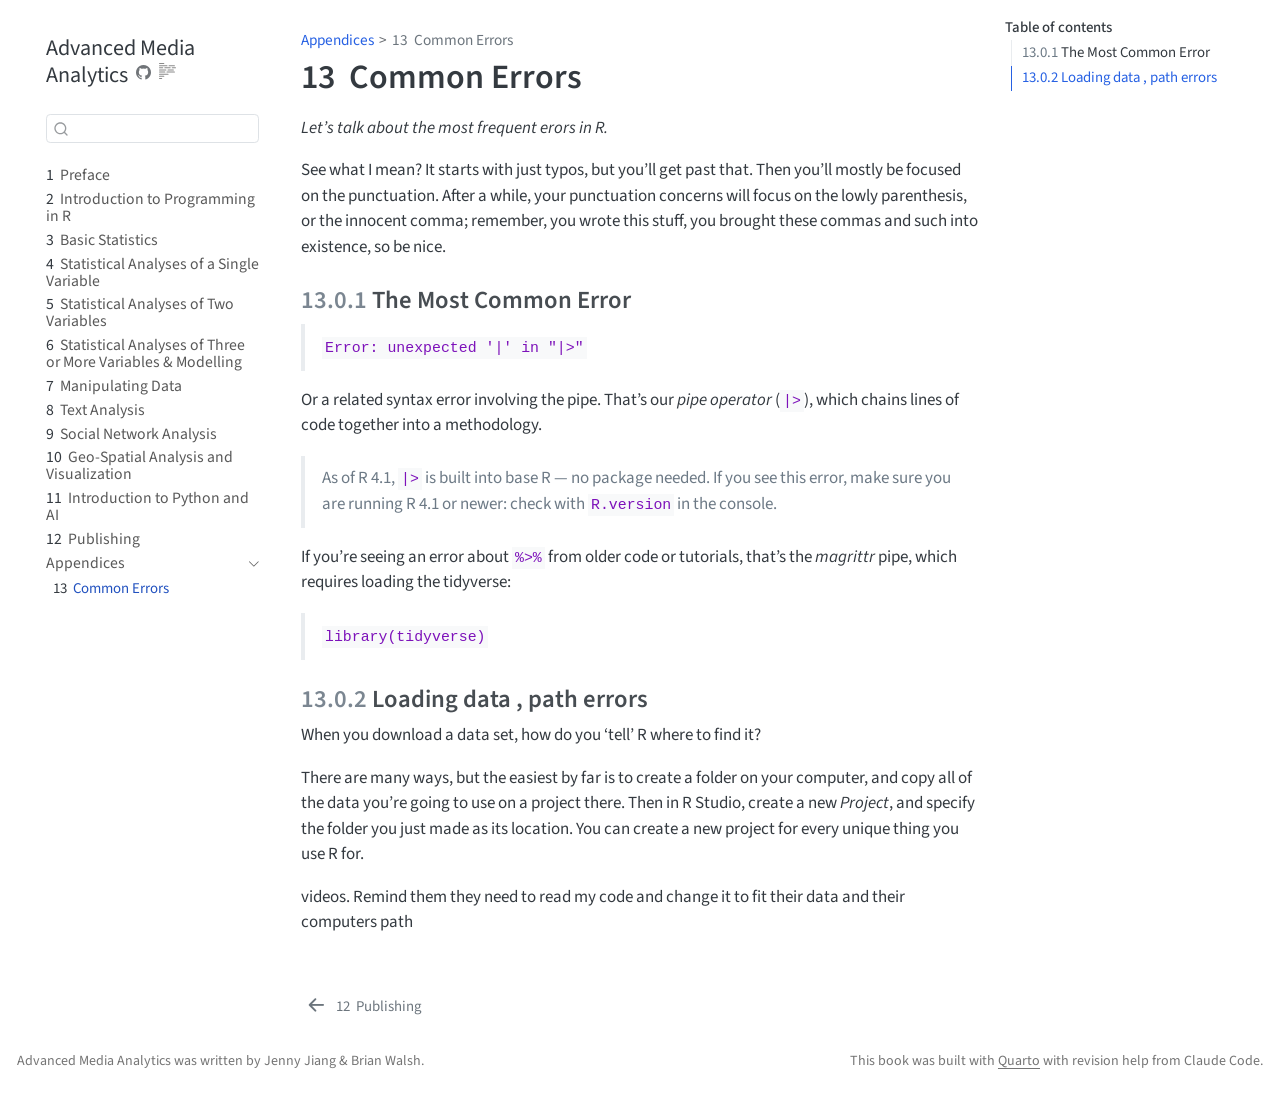
<file: docs/common_errors.html>
<!DOCTYPE html>
<html xmlns="http://www.w3.org/1999/xhtml" lang="en" xml:lang="en"><head>

<meta charset="utf-8">
<meta name="generator" content="quarto-1.4.553">

<meta name="viewport" content="width=device-width, initial-scale=1.0, user-scalable=yes">

<meta name="author" content="Jenny Jiang &amp; Brian Walsh &amp; Claude Code">

<title>Advanced Media Analytics - 13&nbsp; Common Errors</title>
<style>
code{white-space: pre-wrap;}
span.smallcaps{font-variant: small-caps;}
div.columns{display: flex; gap: min(4vw, 1.5em);}
div.column{flex: auto; overflow-x: auto;}
div.hanging-indent{margin-left: 1.5em; text-indent: -1.5em;}
ul.task-list{list-style: none;}
ul.task-list li input[type="checkbox"] {
  width: 0.8em;
  margin: 0 0.8em 0.2em -1em; /* quarto-specific, see https://github.com/quarto-dev/quarto-cli/issues/4556 */ 
  vertical-align: middle;
}
</style>


<script src="site_libs/quarto-nav/quarto-nav.js"></script>
<script src="site_libs/quarto-nav/headroom.min.js"></script>
<script src="site_libs/clipboard/clipboard.min.js"></script>
<script src="site_libs/quarto-search/autocomplete.umd.js"></script>
<script src="site_libs/quarto-search/fuse.min.js"></script>
<script src="site_libs/quarto-search/quarto-search.js"></script>
<meta name="quarto:offset" content="./">
<link href="./publishing.html" rel="prev">
<script src="site_libs/quarto-html/quarto.js"></script>
<script src="site_libs/quarto-html/popper.min.js"></script>
<script src="site_libs/quarto-html/tippy.umd.min.js"></script>
<script src="site_libs/quarto-html/anchor.min.js"></script>
<link href="site_libs/quarto-html/tippy.css" rel="stylesheet">
<link href="site_libs/quarto-html/quarto-syntax-highlighting.css" rel="stylesheet" id="quarto-text-highlighting-styles">
<script src="site_libs/bootstrap/bootstrap.min.js"></script>
<link href="site_libs/bootstrap/bootstrap-icons.css" rel="stylesheet">
<link href="site_libs/bootstrap/bootstrap.min.css" rel="stylesheet" id="quarto-bootstrap" data-mode="light">
<script id="quarto-search-options" type="application/json">{
  "location": "sidebar",
  "copy-button": false,
  "collapse-after": 3,
  "panel-placement": "start",
  "type": "textbox",
  "limit": 50,
  "keyboard-shortcut": [
    "f",
    "/",
    "s"
  ],
  "show-item-context": false,
  "language": {
    "search-no-results-text": "No results",
    "search-matching-documents-text": "matching documents",
    "search-copy-link-title": "Copy link to search",
    "search-hide-matches-text": "Hide additional matches",
    "search-more-match-text": "more match in this document",
    "search-more-matches-text": "more matches in this document",
    "search-clear-button-title": "Clear",
    "search-text-placeholder": "",
    "search-detached-cancel-button-title": "Cancel",
    "search-submit-button-title": "Submit",
    "search-label": "Search"
  }
}</script>


<link rel="stylesheet" href="style.css">
</head>

<body class="nav-sidebar floating">

<div id="quarto-search-results"></div>
  <header id="quarto-header" class="headroom fixed-top">
  <nav class="quarto-secondary-nav">
    <div class="container-fluid d-flex">
      <button type="button" class="quarto-btn-toggle btn" data-bs-toggle="collapse" data-bs-target=".quarto-sidebar-collapse-item" aria-controls="quarto-sidebar" aria-expanded="false" aria-label="Toggle sidebar navigation" onclick="if (window.quartoToggleHeadroom) { window.quartoToggleHeadroom(); }">
        <i class="bi bi-layout-text-sidebar-reverse"></i>
      </button>
        <nav class="quarto-page-breadcrumbs" aria-label="breadcrumb"><ol class="breadcrumb"><li class="breadcrumb-item"><a href="./common_errors.html">Appendices</a></li><li class="breadcrumb-item"><a href="./common_errors.html"><span class="chapter-number">13</span>&nbsp; <span class="chapter-title">Common Errors</span></a></li></ol></nav>
        <a class="flex-grow-1" role="button" data-bs-toggle="collapse" data-bs-target=".quarto-sidebar-collapse-item" aria-controls="quarto-sidebar" aria-expanded="false" aria-label="Toggle sidebar navigation" onclick="if (window.quartoToggleHeadroom) { window.quartoToggleHeadroom(); }">      
        </a>
      <button type="button" class="btn quarto-search-button" aria-label="" onclick="window.quartoOpenSearch();">
        <i class="bi bi-search"></i>
      </button>
    </div>
  </nav>
</header>
<!-- content -->
<div id="quarto-content" class="quarto-container page-columns page-rows-contents page-layout-article">
<!-- sidebar -->
  <nav id="quarto-sidebar" class="sidebar collapse collapse-horizontal quarto-sidebar-collapse-item sidebar-navigation floating overflow-auto">
    <div class="pt-lg-2 mt-2 text-left sidebar-header">
    <div class="sidebar-title mb-0 py-0">
      <a href="./">Advanced Media Analytics</a> 
        <div class="sidebar-tools-main">
    <a href="https://github.com/bwalsh5/advanced-media-analytics/" title="Source Code" class="quarto-navigation-tool px-1" aria-label="Source Code"><i class="bi bi-github"></i></a>
  <a href="" class="quarto-reader-toggle quarto-navigation-tool px-1" onclick="window.quartoToggleReader(); return false;" title="Toggle reader mode">
  <div class="quarto-reader-toggle-btn">
  <i class="bi"></i>
  </div>
</a>
</div>
    </div>
      </div>
        <div class="mt-2 flex-shrink-0 align-items-center">
        <div class="sidebar-search">
        <div id="quarto-search" class="" title="Search"></div>
        </div>
        </div>
    <div class="sidebar-menu-container"> 
    <ul class="list-unstyled mt-1">
        <li class="sidebar-item">
  <div class="sidebar-item-container"> 
  <a href="./index.html" class="sidebar-item-text sidebar-link">
 <span class="menu-text"><span class="chapter-number">1</span>&nbsp; <span class="chapter-title">Preface</span></span></a>
  </div>
</li>
        <li class="sidebar-item">
  <div class="sidebar-item-container"> 
  <a href="./intro.html" class="sidebar-item-text sidebar-link">
 <span class="menu-text"><span class="chapter-number">2</span>&nbsp; <span class="chapter-title">Introduction to Programming in R</span></span></a>
  </div>
</li>
        <li class="sidebar-item">
  <div class="sidebar-item-container"> 
  <a href="./basic_statistics.html" class="sidebar-item-text sidebar-link">
 <span class="menu-text"><span class="chapter-number">3</span>&nbsp; <span class="chapter-title">Basic Statistics</span></span></a>
  </div>
</li>
        <li class="sidebar-item">
  <div class="sidebar-item-container"> 
  <a href="./statistical_analysis_single.html" class="sidebar-item-text sidebar-link">
 <span class="menu-text"><span class="chapter-number">4</span>&nbsp; <span class="chapter-title">Statistical Analyses of a Single Variable</span></span></a>
  </div>
</li>
        <li class="sidebar-item">
  <div class="sidebar-item-container"> 
  <a href="./statistical_analysis_two.html" class="sidebar-item-text sidebar-link">
 <span class="menu-text"><span class="chapter-number">5</span>&nbsp; <span class="chapter-title">Statistical Analyses of Two Variables</span></span></a>
  </div>
</li>
        <li class="sidebar-item">
  <div class="sidebar-item-container"> 
  <a href="./statistical_analysis_multi.html" class="sidebar-item-text sidebar-link">
 <span class="menu-text"><span class="chapter-number">6</span>&nbsp; <span class="chapter-title">Statistical Analyses of Three or More Variables &amp; Modelling</span></span></a>
  </div>
</li>
        <li class="sidebar-item">
  <div class="sidebar-item-container"> 
  <a href="./manipulating_data.html" class="sidebar-item-text sidebar-link">
 <span class="menu-text"><span class="chapter-number">7</span>&nbsp; <span class="chapter-title">Manipulating Data</span></span></a>
  </div>
</li>
        <li class="sidebar-item">
  <div class="sidebar-item-container"> 
  <a href="./text_analysis.html" class="sidebar-item-text sidebar-link">
 <span class="menu-text"><span class="chapter-number">8</span>&nbsp; <span class="chapter-title">Text Analysis</span></span></a>
  </div>
</li>
        <li class="sidebar-item">
  <div class="sidebar-item-container"> 
  <a href="./network_analysis.html" class="sidebar-item-text sidebar-link">
 <span class="menu-text"><span class="chapter-number">9</span>&nbsp; <span class="chapter-title">Social Network Analysis</span></span></a>
  </div>
</li>
        <li class="sidebar-item">
  <div class="sidebar-item-container"> 
  <a href="./geo_spatial_analysis.html" class="sidebar-item-text sidebar-link">
 <span class="menu-text"><span class="chapter-number">10</span>&nbsp; <span class="chapter-title">Geo-Spatial Analysis and Visualization</span></span></a>
  </div>
</li>
        <li class="sidebar-item">
  <div class="sidebar-item-container"> 
  <a href="./python_ai_intro.html" class="sidebar-item-text sidebar-link">
 <span class="menu-text"><span class="chapter-number">11</span>&nbsp; <span class="chapter-title">Introduction to Python and AI</span></span></a>
  </div>
</li>
        <li class="sidebar-item">
  <div class="sidebar-item-container"> 
  <a href="./publishing.html" class="sidebar-item-text sidebar-link">
 <span class="menu-text"><span class="chapter-number">12</span>&nbsp; <span class="chapter-title">Publishing</span></span></a>
  </div>
</li>
        <li class="sidebar-item sidebar-item-section">
      <div class="sidebar-item-container"> 
            <a class="sidebar-item-text sidebar-link text-start" data-bs-toggle="collapse" data-bs-target="#quarto-sidebar-section-1" aria-expanded="true">
 <span class="menu-text">Appendices</span></a>
          <a class="sidebar-item-toggle text-start" data-bs-toggle="collapse" data-bs-target="#quarto-sidebar-section-1" aria-expanded="true" aria-label="Toggle section">
            <i class="bi bi-chevron-right ms-2"></i>
          </a> 
      </div>
      <ul id="quarto-sidebar-section-1" class="collapse list-unstyled sidebar-section depth1 show">  
          <li class="sidebar-item">
  <div class="sidebar-item-container"> 
  <a href="./common_errors.html" class="sidebar-item-text sidebar-link active">
 <span class="menu-text"><span class="chapter-number">13</span>&nbsp; <span class="chapter-title">Common Errors</span></span></a>
  </div>
</li>
      </ul>
  </li>
    </ul>
    </div>
</nav>
<div id="quarto-sidebar-glass" class="quarto-sidebar-collapse-item" data-bs-toggle="collapse" data-bs-target=".quarto-sidebar-collapse-item"></div>
<!-- margin-sidebar -->
    <div id="quarto-margin-sidebar" class="sidebar margin-sidebar">
        <nav id="TOC" role="doc-toc" class="toc-active">
    <h2 id="toc-title">Table of contents</h2>
   
  <ul>
  <li><a href="#the-most-common-error" id="toc-the-most-common-error" class="nav-link active" data-scroll-target="#the-most-common-error"><span class="header-section-number">13.0.1</span> The Most Common Error</a></li>
  <li><a href="#loading-data-path-errors" id="toc-loading-data-path-errors" class="nav-link" data-scroll-target="#loading-data-path-errors"><span class="header-section-number">13.0.2</span> Loading data , path errors</a></li>
  </ul>
</nav>
    </div>
<!-- main -->
<main class="content" id="quarto-document-content">

<header id="title-block-header" class="quarto-title-block default"><nav class="quarto-page-breadcrumbs quarto-title-breadcrumbs d-none d-lg-block" aria-label="breadcrumb"><ol class="breadcrumb"><li class="breadcrumb-item"><a href="./common_errors.html">Appendices</a></li><li class="breadcrumb-item"><a href="./common_errors.html"><span class="chapter-number">13</span>&nbsp; <span class="chapter-title">Common Errors</span></a></li></ol></nav>
<div class="quarto-title">
<h1 class="title"><span class="chapter-number">13</span>&nbsp; <span class="chapter-title">Common Errors</span></h1>
</div>



<div class="quarto-title-meta">

    
  
    
  </div>
  


</header>


<p><em>Let’s talk about the most frequent erors in R.</em></p>
<p>See what I mean? It starts with just typos, but you’ll get past that. Then you’ll mostly be focused on the punctuation. After a while, your punctuation concerns will focus on the lowly parenthesis, or the innocent comma; remember, you wrote this stuff, you brought these commas and such into existence, so be nice.</p>
<section id="the-most-common-error" class="level3" data-number="13.0.1">
<h3 data-number="13.0.1" class="anchored" data-anchor-id="the-most-common-error"><span class="header-section-number">13.0.1</span> The Most Common Error</h3>
<blockquote class="blockquote">
<p><code>Error: unexpected '|' in "|&gt;"</code></p>
</blockquote>
<p>Or a related syntax error involving the pipe. That’s our <em>pipe operator</em> (<code>|&gt;</code>), which chains lines of code together into a methodology.</p>
<blockquote class="blockquote">
<p>As of R 4.1, <code>|&gt;</code> is built into base R — no package needed. If you see this error, make sure you are running R 4.1 or newer: check with <code>R.version</code> in the console.</p>
</blockquote>
<p>If you’re seeing an error about <code>%&gt;%</code> from older code or tutorials, that’s the <em>magrittr</em> pipe, which requires loading the tidyverse:</p>
<blockquote class="blockquote">
<p><code>library(tidyverse)</code></p>
</blockquote>
</section>
<section id="loading-data-path-errors" class="level3" data-number="13.0.2">
<h3 data-number="13.0.2" class="anchored" data-anchor-id="loading-data-path-errors"><span class="header-section-number">13.0.2</span> Loading data , path errors</h3>
<p>When you download a data set, how do you ‘tell’ R where to find it?</p>
<p>There are many ways, but the easiest by far is to create a folder on your computer, and copy all of the data you’re going to use on a project there. Then in R Studio, create a new <em>Project</em>, and specify the folder you just made as its location. You can create a new project for every unique thing you use R for.</p>
<p>videos. Remind them they need to read my code and change it to fit their data and their computers path</p>


</section>

</main> <!-- /main -->
<style>
   #mtcars-btn {
     font-size: xx-small;
     padding: 0.2rem 0.3rem !important;
   }
   
   #down-btn {
     margin-right: 2px;
     margin-left: 2px;
   }
   
   a:has(#mtcars-btn) {
     text-decoration: none !important;
   }
   
</style>


<script>
  function add_button() {
    /* get the R generated button by its id */
    let mtcars_btn = document.querySelector("a:has(#mtcars-btn)");
    
    /* get the placeholder where you want to put this button */
    let down_btn = document.querySelector("span#down-btn");
    
    /* append the R generated button to the placeholder*/
    down_btn.appendChild(mtcars_btn)
  }
  
  window.onload = add_button();
</script>
<script id="quarto-html-after-body" type="application/javascript">
window.document.addEventListener("DOMContentLoaded", function (event) {
  const toggleBodyColorMode = (bsSheetEl) => {
    const mode = bsSheetEl.getAttribute("data-mode");
    const bodyEl = window.document.querySelector("body");
    if (mode === "dark") {
      bodyEl.classList.add("quarto-dark");
      bodyEl.classList.remove("quarto-light");
    } else {
      bodyEl.classList.add("quarto-light");
      bodyEl.classList.remove("quarto-dark");
    }
  }
  const toggleBodyColorPrimary = () => {
    const bsSheetEl = window.document.querySelector("link#quarto-bootstrap");
    if (bsSheetEl) {
      toggleBodyColorMode(bsSheetEl);
    }
  }
  toggleBodyColorPrimary();  
  const icon = "";
  const anchorJS = new window.AnchorJS();
  anchorJS.options = {
    placement: 'right',
    icon: icon
  };
  anchorJS.add('.anchored');
  const isCodeAnnotation = (el) => {
    for (const clz of el.classList) {
      if (clz.startsWith('code-annotation-')) {                     
        return true;
      }
    }
    return false;
  }
  const clipboard = new window.ClipboardJS('.code-copy-button', {
    text: function(trigger) {
      const codeEl = trigger.previousElementSibling.cloneNode(true);
      for (const childEl of codeEl.children) {
        if (isCodeAnnotation(childEl)) {
          childEl.remove();
        }
      }
      return codeEl.innerText;
    }
  });
  clipboard.on('success', function(e) {
    // button target
    const button = e.trigger;
    // don't keep focus
    button.blur();
    // flash "checked"
    button.classList.add('code-copy-button-checked');
    var currentTitle = button.getAttribute("title");
    button.setAttribute("title", "Copied!");
    let tooltip;
    if (window.bootstrap) {
      button.setAttribute("data-bs-toggle", "tooltip");
      button.setAttribute("data-bs-placement", "left");
      button.setAttribute("data-bs-title", "Copied!");
      tooltip = new bootstrap.Tooltip(button, 
        { trigger: "manual", 
          customClass: "code-copy-button-tooltip",
          offset: [0, -8]});
      tooltip.show();    
    }
    setTimeout(function() {
      if (tooltip) {
        tooltip.hide();
        button.removeAttribute("data-bs-title");
        button.removeAttribute("data-bs-toggle");
        button.removeAttribute("data-bs-placement");
      }
      button.setAttribute("title", currentTitle);
      button.classList.remove('code-copy-button-checked');
    }, 1000);
    // clear code selection
    e.clearSelection();
  });
    var localhostRegex = new RegExp(/^(?:http|https):\/\/localhost\:?[0-9]*\//);
    var mailtoRegex = new RegExp(/^mailto:/);
      var filterRegex = new RegExp("https:\/\/bwalsh5\.github\.io\/advanced-media-analytics\/");
    var isInternal = (href) => {
        return filterRegex.test(href) || localhostRegex.test(href) || mailtoRegex.test(href);
    }
    // Inspect non-navigation links and adorn them if external
 	var links = window.document.querySelectorAll('a[href]:not(.nav-link):not(.navbar-brand):not(.toc-action):not(.sidebar-link):not(.sidebar-item-toggle):not(.pagination-link):not(.no-external):not([aria-hidden]):not(.dropdown-item):not(.quarto-navigation-tool)');
    for (var i=0; i<links.length; i++) {
      const link = links[i];
      if (!isInternal(link.href)) {
        // undo the damage that might have been done by quarto-nav.js in the case of
        // links that we want to consider external
        if (link.dataset.originalHref !== undefined) {
          link.href = link.dataset.originalHref;
        }
          // target, if specified
          link.setAttribute("target", "_blank");
          if (link.getAttribute("rel") === null) {
            link.setAttribute("rel", "noopener");
          }
      }
    }
  function tippyHover(el, contentFn, onTriggerFn, onUntriggerFn) {
    const config = {
      allowHTML: true,
      maxWidth: 500,
      delay: 100,
      arrow: false,
      appendTo: function(el) {
          return el.parentElement;
      },
      interactive: true,
      interactiveBorder: 10,
      theme: 'quarto',
      placement: 'bottom-start',
    };
    if (contentFn) {
      config.content = contentFn;
    }
    if (onTriggerFn) {
      config.onTrigger = onTriggerFn;
    }
    if (onUntriggerFn) {
      config.onUntrigger = onUntriggerFn;
    }
    window.tippy(el, config); 
  }
  const noterefs = window.document.querySelectorAll('a[role="doc-noteref"]');
  for (var i=0; i<noterefs.length; i++) {
    const ref = noterefs[i];
    tippyHover(ref, function() {
      // use id or data attribute instead here
      let href = ref.getAttribute('data-footnote-href') || ref.getAttribute('href');
      try { href = new URL(href).hash; } catch {}
      const id = href.replace(/^#\/?/, "");
      const note = window.document.getElementById(id);
      if (note) {
        return note.innerHTML;
      } else {
        return "";
      }
    });
  }
  const xrefs = window.document.querySelectorAll('a.quarto-xref');
  const processXRef = (id, note) => {
    // Strip column container classes
    const stripColumnClz = (el) => {
      el.classList.remove("page-full", "page-columns");
      if (el.children) {
        for (const child of el.children) {
          stripColumnClz(child);
        }
      }
    }
    stripColumnClz(note)
    if (id === null || id.startsWith('sec-')) {
      // Special case sections, only their first couple elements
      const container = document.createElement("div");
      if (note.children && note.children.length > 2) {
        container.appendChild(note.children[0].cloneNode(true));
        for (let i = 1; i < note.children.length; i++) {
          const child = note.children[i];
          if (child.tagName === "P" && child.innerText === "") {
            continue;
          } else {
            container.appendChild(child.cloneNode(true));
            break;
          }
        }
        if (window.Quarto?.typesetMath) {
          window.Quarto.typesetMath(container);
        }
        return container.innerHTML
      } else {
        if (window.Quarto?.typesetMath) {
          window.Quarto.typesetMath(note);
        }
        return note.innerHTML;
      }
    } else {
      // Remove any anchor links if they are present
      const anchorLink = note.querySelector('a.anchorjs-link');
      if (anchorLink) {
        anchorLink.remove();
      }
      if (window.Quarto?.typesetMath) {
        window.Quarto.typesetMath(note);
      }
      // TODO in 1.5, we should make sure this works without a callout special case
      if (note.classList.contains("callout")) {
        return note.outerHTML;
      } else {
        return note.innerHTML;
      }
    }
  }
  for (var i=0; i<xrefs.length; i++) {
    const xref = xrefs[i];
    tippyHover(xref, undefined, function(instance) {
      instance.disable();
      let url = xref.getAttribute('href');
      let hash = undefined; 
      if (url.startsWith('#')) {
        hash = url;
      } else {
        try { hash = new URL(url).hash; } catch {}
      }
      if (hash) {
        const id = hash.replace(/^#\/?/, "");
        const note = window.document.getElementById(id);
        if (note !== null) {
          try {
            const html = processXRef(id, note.cloneNode(true));
            instance.setContent(html);
          } finally {
            instance.enable();
            instance.show();
          }
        } else {
          // See if we can fetch this
          fetch(url.split('#')[0])
          .then(res => res.text())
          .then(html => {
            const parser = new DOMParser();
            const htmlDoc = parser.parseFromString(html, "text/html");
            const note = htmlDoc.getElementById(id);
            if (note !== null) {
              const html = processXRef(id, note);
              instance.setContent(html);
            } 
          }).finally(() => {
            instance.enable();
            instance.show();
          });
        }
      } else {
        // See if we can fetch a full url (with no hash to target)
        // This is a special case and we should probably do some content thinning / targeting
        fetch(url)
        .then(res => res.text())
        .then(html => {
          const parser = new DOMParser();
          const htmlDoc = parser.parseFromString(html, "text/html");
          const note = htmlDoc.querySelector('main.content');
          if (note !== null) {
            // This should only happen for chapter cross references
            // (since there is no id in the URL)
            // remove the first header
            if (note.children.length > 0 && note.children[0].tagName === "HEADER") {
              note.children[0].remove();
            }
            const html = processXRef(null, note);
            instance.setContent(html);
          } 
        }).finally(() => {
          instance.enable();
          instance.show();
        });
      }
    }, function(instance) {
    });
  }
      let selectedAnnoteEl;
      const selectorForAnnotation = ( cell, annotation) => {
        let cellAttr = 'data-code-cell="' + cell + '"';
        let lineAttr = 'data-code-annotation="' +  annotation + '"';
        const selector = 'span[' + cellAttr + '][' + lineAttr + ']';
        return selector;
      }
      const selectCodeLines = (annoteEl) => {
        const doc = window.document;
        const targetCell = annoteEl.getAttribute("data-target-cell");
        const targetAnnotation = annoteEl.getAttribute("data-target-annotation");
        const annoteSpan = window.document.querySelector(selectorForAnnotation(targetCell, targetAnnotation));
        const lines = annoteSpan.getAttribute("data-code-lines").split(",");
        const lineIds = lines.map((line) => {
          return targetCell + "-" + line;
        })
        let top = null;
        let height = null;
        let parent = null;
        if (lineIds.length > 0) {
            //compute the position of the single el (top and bottom and make a div)
            const el = window.document.getElementById(lineIds[0]);
            top = el.offsetTop;
            height = el.offsetHeight;
            parent = el.parentElement.parentElement;
          if (lineIds.length > 1) {
            const lastEl = window.document.getElementById(lineIds[lineIds.length - 1]);
            const bottom = lastEl.offsetTop + lastEl.offsetHeight;
            height = bottom - top;
          }
          if (top !== null && height !== null && parent !== null) {
            // cook up a div (if necessary) and position it 
            let div = window.document.getElementById("code-annotation-line-highlight");
            if (div === null) {
              div = window.document.createElement("div");
              div.setAttribute("id", "code-annotation-line-highlight");
              div.style.position = 'absolute';
              parent.appendChild(div);
            }
            div.style.top = top - 2 + "px";
            div.style.height = height + 4 + "px";
            div.style.left = 0;
            let gutterDiv = window.document.getElementById("code-annotation-line-highlight-gutter");
            if (gutterDiv === null) {
              gutterDiv = window.document.createElement("div");
              gutterDiv.setAttribute("id", "code-annotation-line-highlight-gutter");
              gutterDiv.style.position = 'absolute';
              const codeCell = window.document.getElementById(targetCell);
              const gutter = codeCell.querySelector('.code-annotation-gutter');
              gutter.appendChild(gutterDiv);
            }
            gutterDiv.style.top = top - 2 + "px";
            gutterDiv.style.height = height + 4 + "px";
          }
          selectedAnnoteEl = annoteEl;
        }
      };
      const unselectCodeLines = () => {
        const elementsIds = ["code-annotation-line-highlight", "code-annotation-line-highlight-gutter"];
        elementsIds.forEach((elId) => {
          const div = window.document.getElementById(elId);
          if (div) {
            div.remove();
          }
        });
        selectedAnnoteEl = undefined;
      };
        // Handle positioning of the toggle
    window.addEventListener(
      "resize",
      throttle(() => {
        elRect = undefined;
        if (selectedAnnoteEl) {
          selectCodeLines(selectedAnnoteEl);
        }
      }, 10)
    );
    function throttle(fn, ms) {
    let throttle = false;
    let timer;
      return (...args) => {
        if(!throttle) { // first call gets through
            fn.apply(this, args);
            throttle = true;
        } else { // all the others get throttled
            if(timer) clearTimeout(timer); // cancel #2
            timer = setTimeout(() => {
              fn.apply(this, args);
              timer = throttle = false;
            }, ms);
        }
      };
    }
      // Attach click handler to the DT
      const annoteDls = window.document.querySelectorAll('dt[data-target-cell]');
      for (const annoteDlNode of annoteDls) {
        annoteDlNode.addEventListener('click', (event) => {
          const clickedEl = event.target;
          if (clickedEl !== selectedAnnoteEl) {
            unselectCodeLines();
            const activeEl = window.document.querySelector('dt[data-target-cell].code-annotation-active');
            if (activeEl) {
              activeEl.classList.remove('code-annotation-active');
            }
            selectCodeLines(clickedEl);
            clickedEl.classList.add('code-annotation-active');
          } else {
            // Unselect the line
            unselectCodeLines();
            clickedEl.classList.remove('code-annotation-active');
          }
        });
      }
  const findCites = (el) => {
    const parentEl = el.parentElement;
    if (parentEl) {
      const cites = parentEl.dataset.cites;
      if (cites) {
        return {
          el,
          cites: cites.split(' ')
        };
      } else {
        return findCites(el.parentElement)
      }
    } else {
      return undefined;
    }
  };
  var bibliorefs = window.document.querySelectorAll('a[role="doc-biblioref"]');
  for (var i=0; i<bibliorefs.length; i++) {
    const ref = bibliorefs[i];
    const citeInfo = findCites(ref);
    if (citeInfo) {
      tippyHover(citeInfo.el, function() {
        var popup = window.document.createElement('div');
        citeInfo.cites.forEach(function(cite) {
          var citeDiv = window.document.createElement('div');
          citeDiv.classList.add('hanging-indent');
          citeDiv.classList.add('csl-entry');
          var biblioDiv = window.document.getElementById('ref-' + cite);
          if (biblioDiv) {
            citeDiv.innerHTML = biblioDiv.innerHTML;
          }
          popup.appendChild(citeDiv);
        });
        return popup.innerHTML;
      });
    }
  }
});
</script>
<nav class="page-navigation">
  <div class="nav-page nav-page-previous">
      <a href="./publishing.html" class="pagination-link" aria-label="Publishing">
        <i class="bi bi-arrow-left-short"></i> <span class="nav-page-text"><span class="chapter-number">12</span>&nbsp; <span class="chapter-title">Publishing</span></span>
      </a>          
  </div>
  <div class="nav-page nav-page-next">
  </div>
</nav>
</div> <!-- /content -->
<footer class="footer">
  <div class="nav-footer">
    <div class="nav-footer-left">
<p>Advanced Media Analytics was written by Jenny Jiang &amp; Brian Walsh.</p>
</div>   
    <div class="nav-footer-center">
      &nbsp;
    </div>
    <div class="nav-footer-right">
<p>This book was built with <a href="https://quarto.org/">Quarto</a> with revision help from Claude Code.</p>
</div>
  </div>
</footer>




</body></html>
</file>
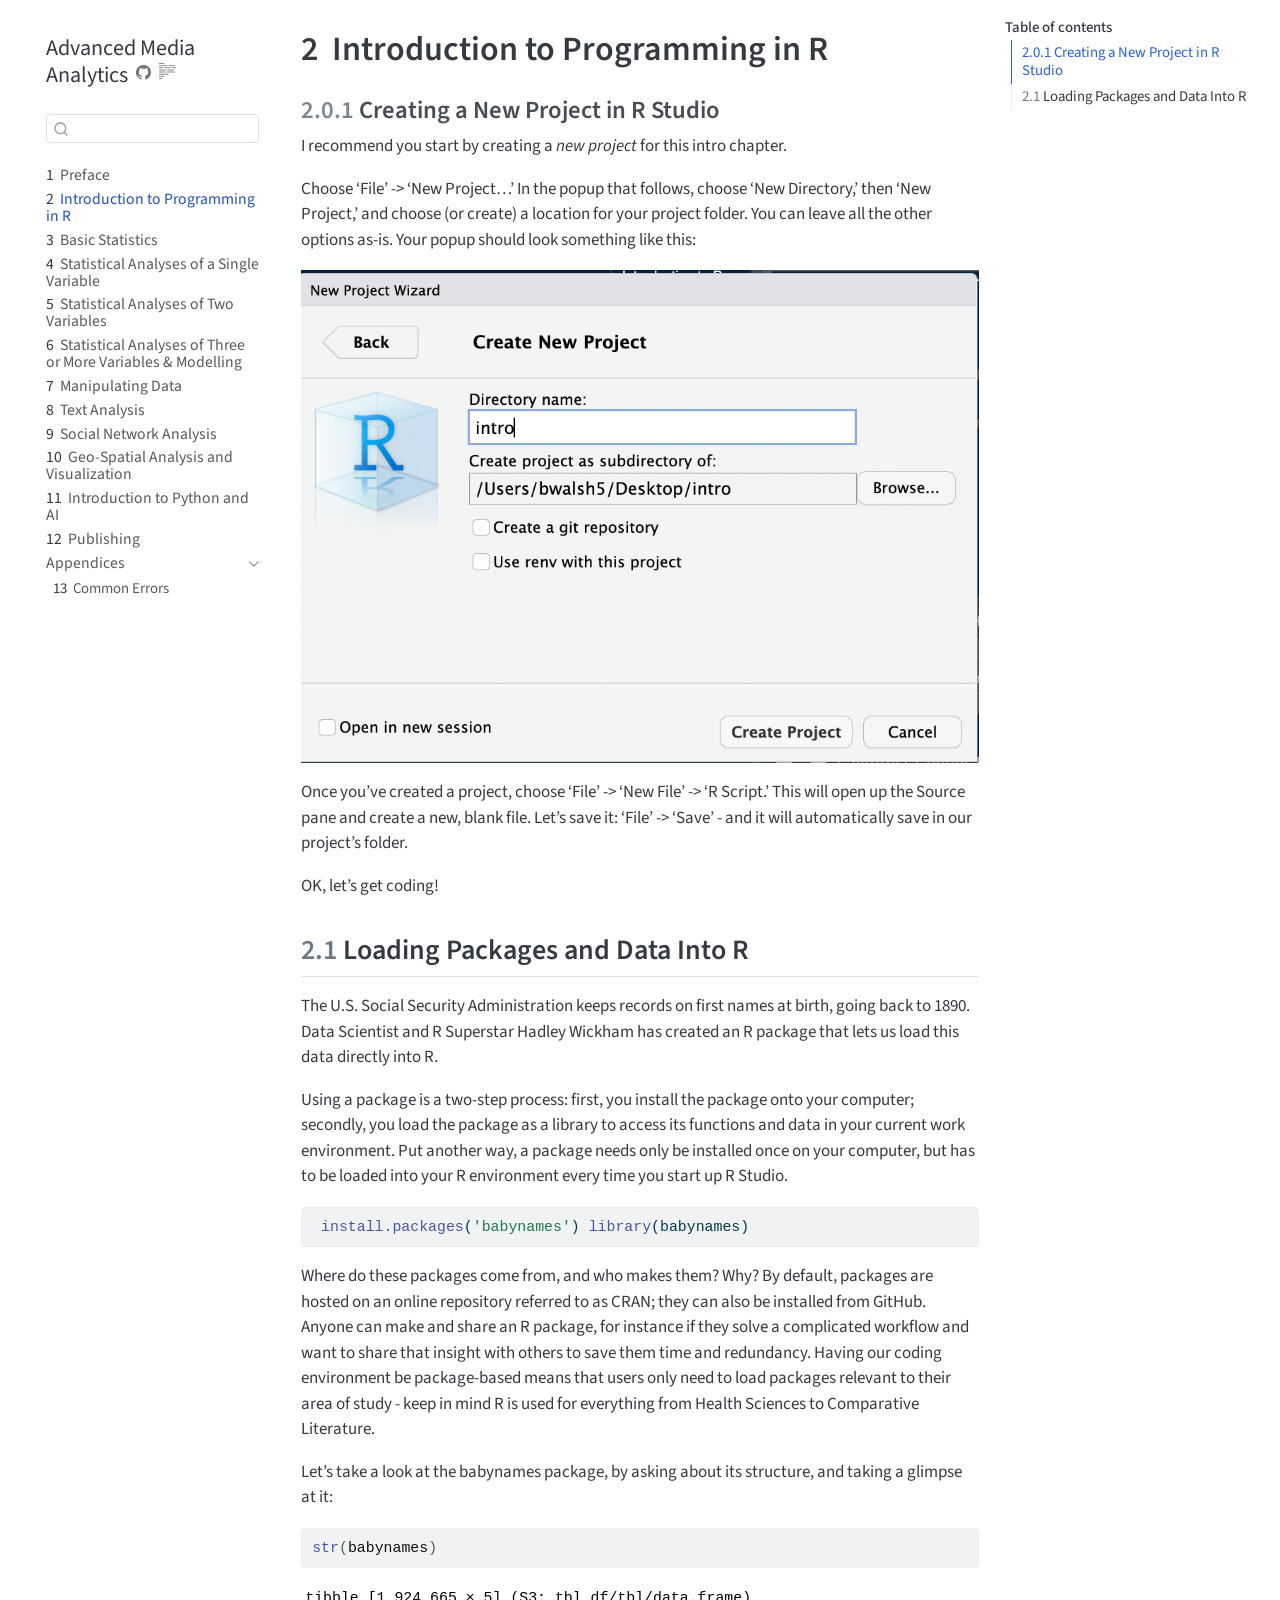
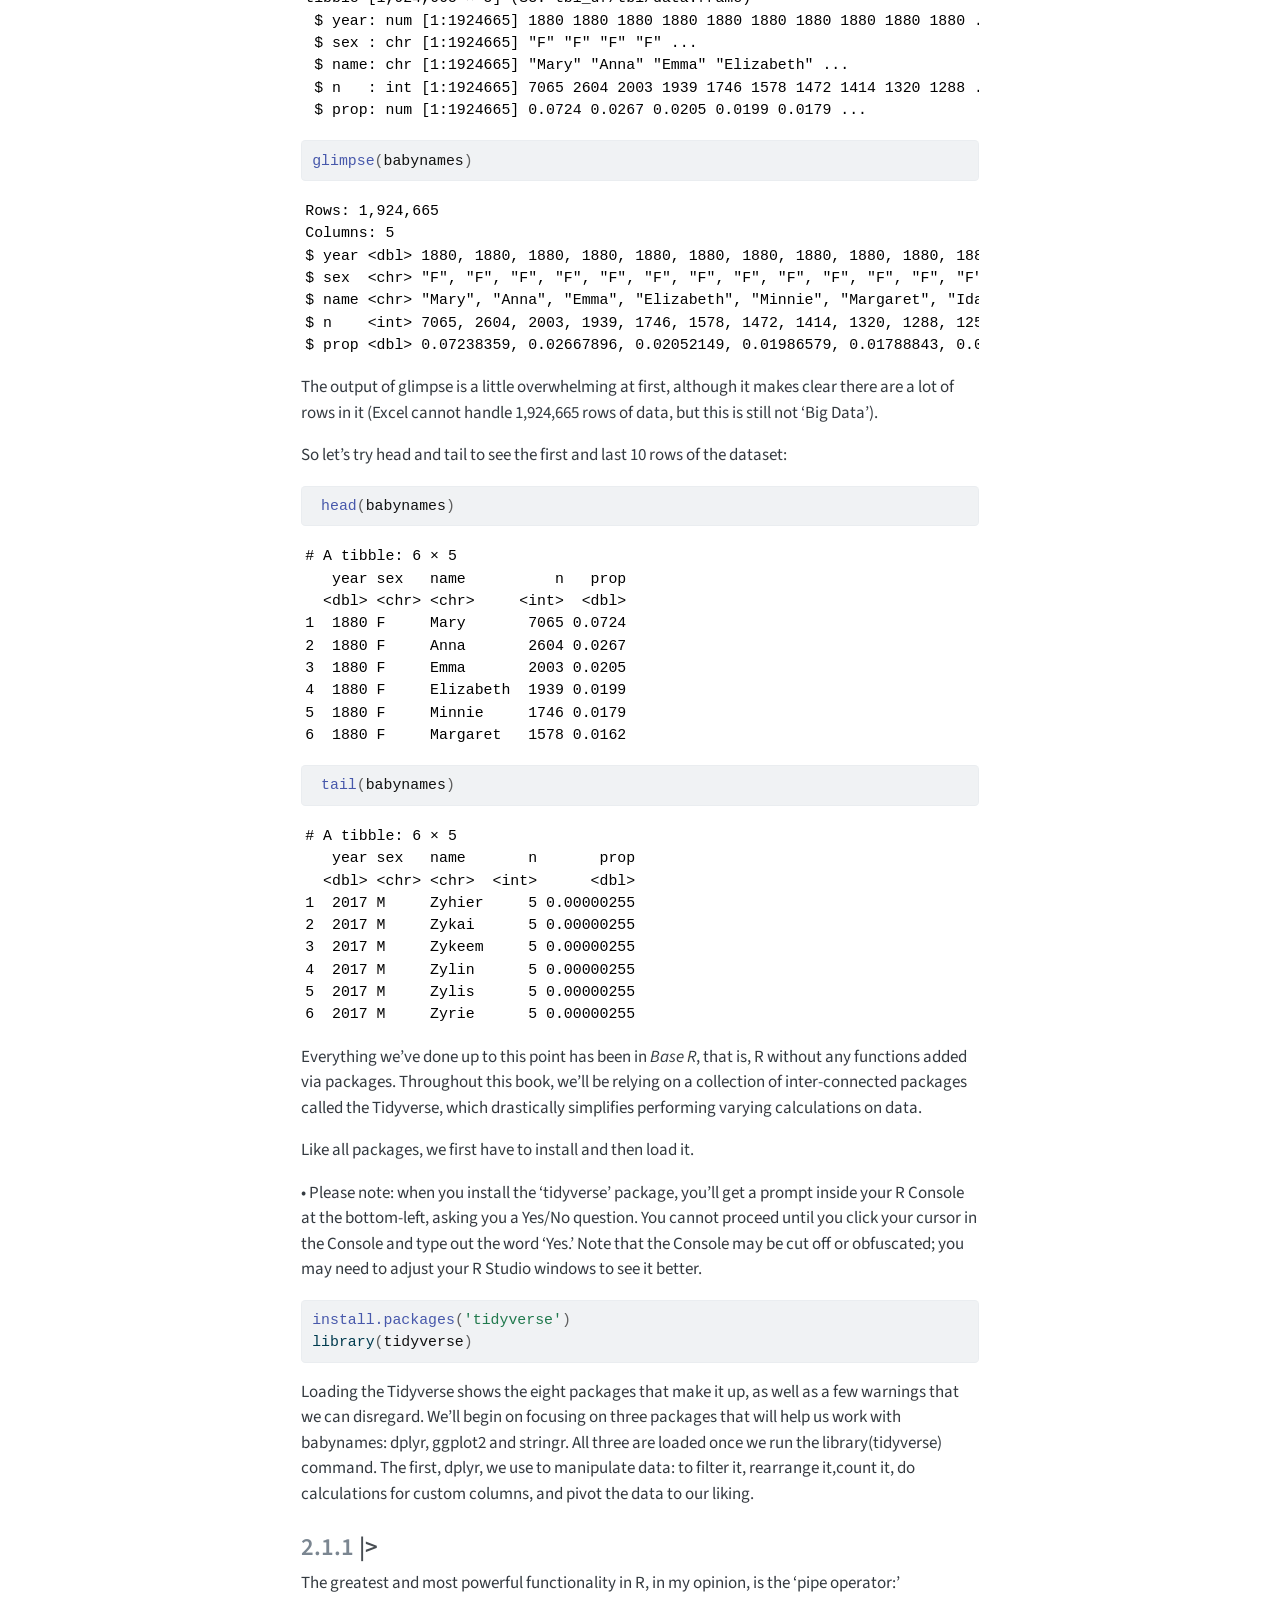
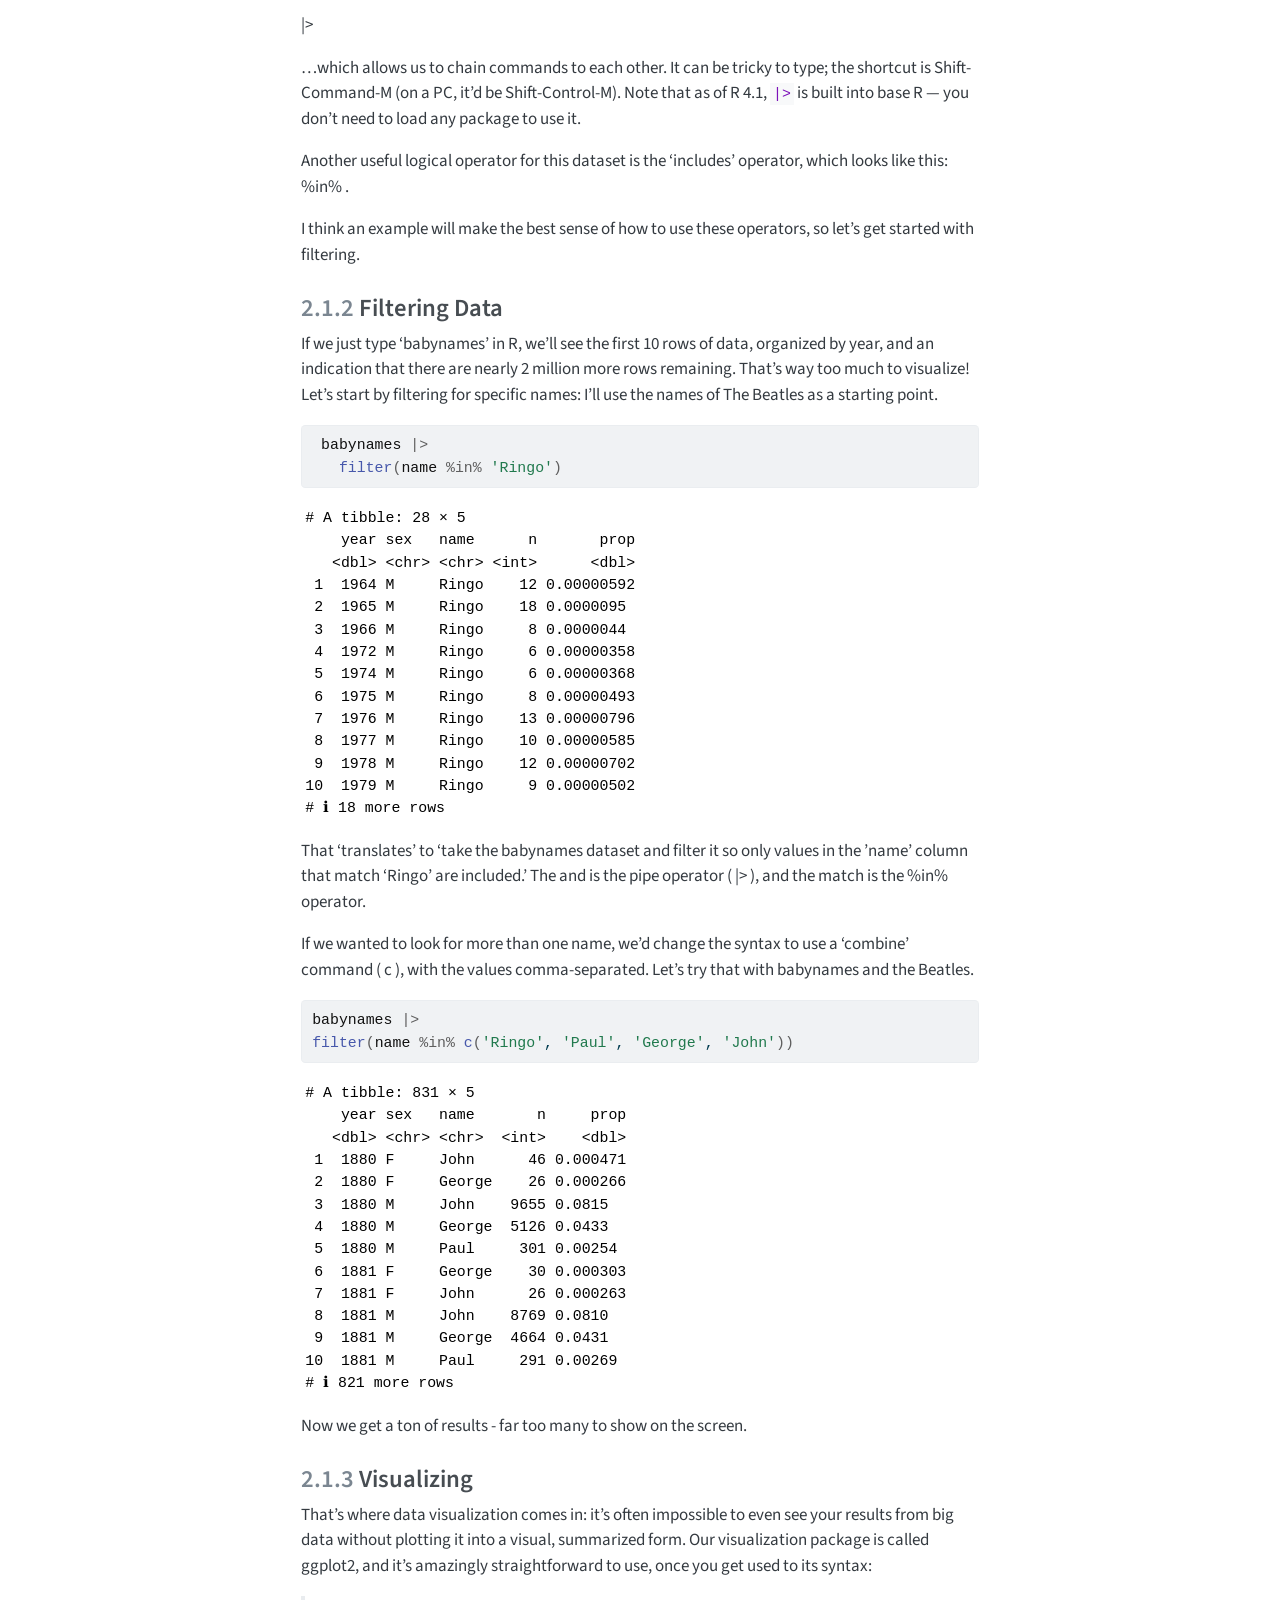
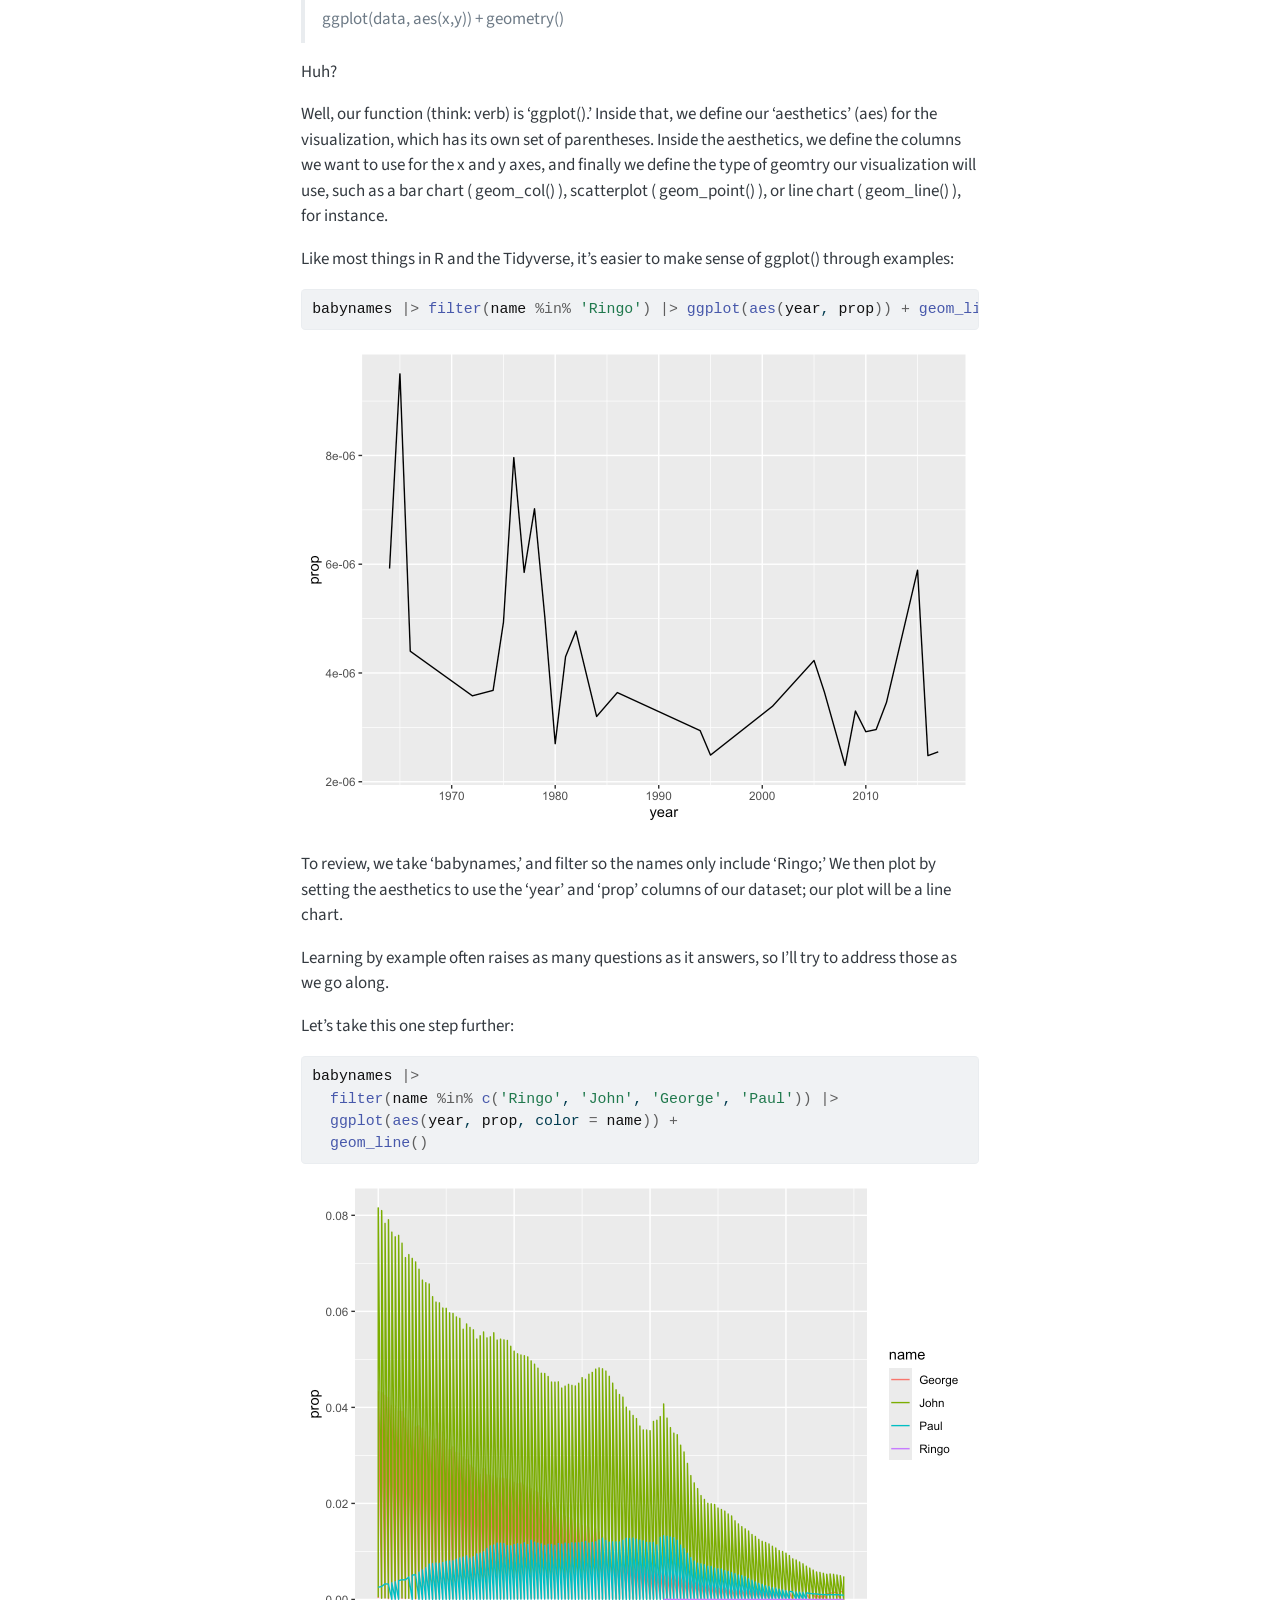
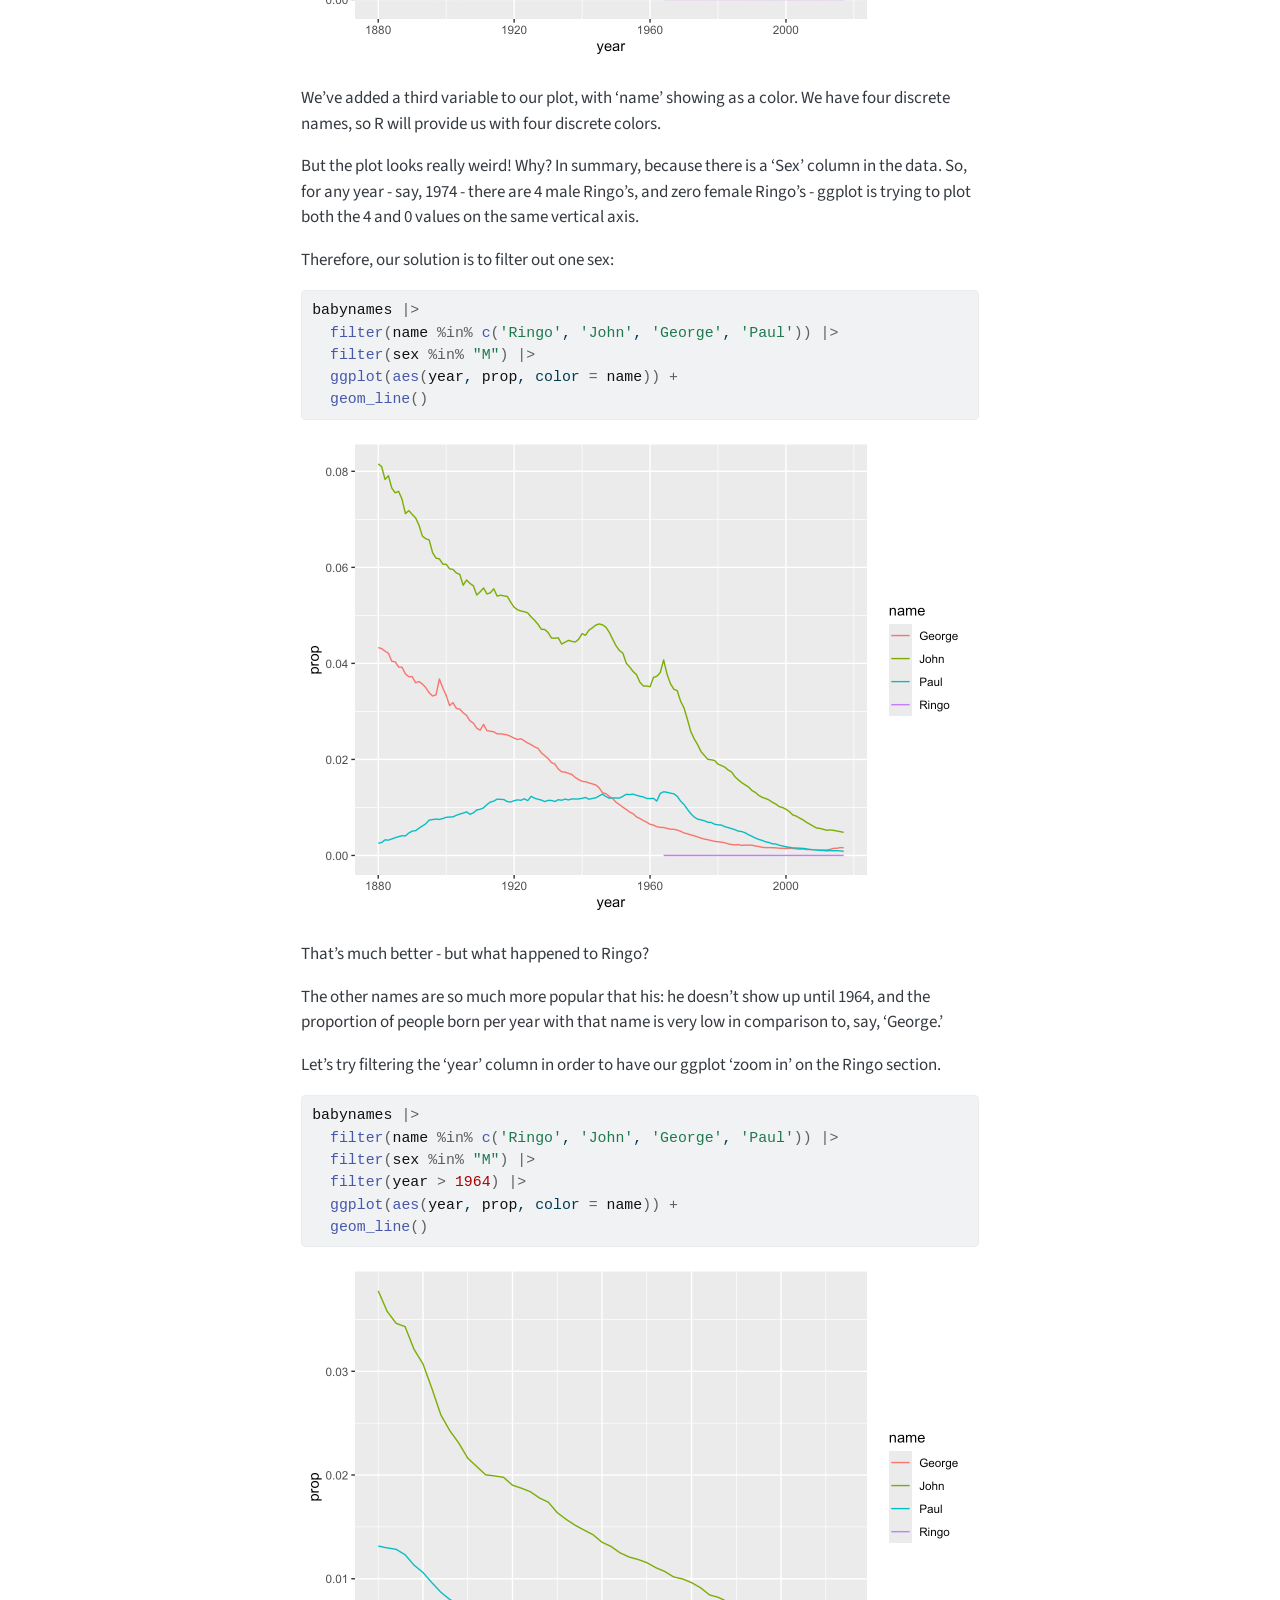
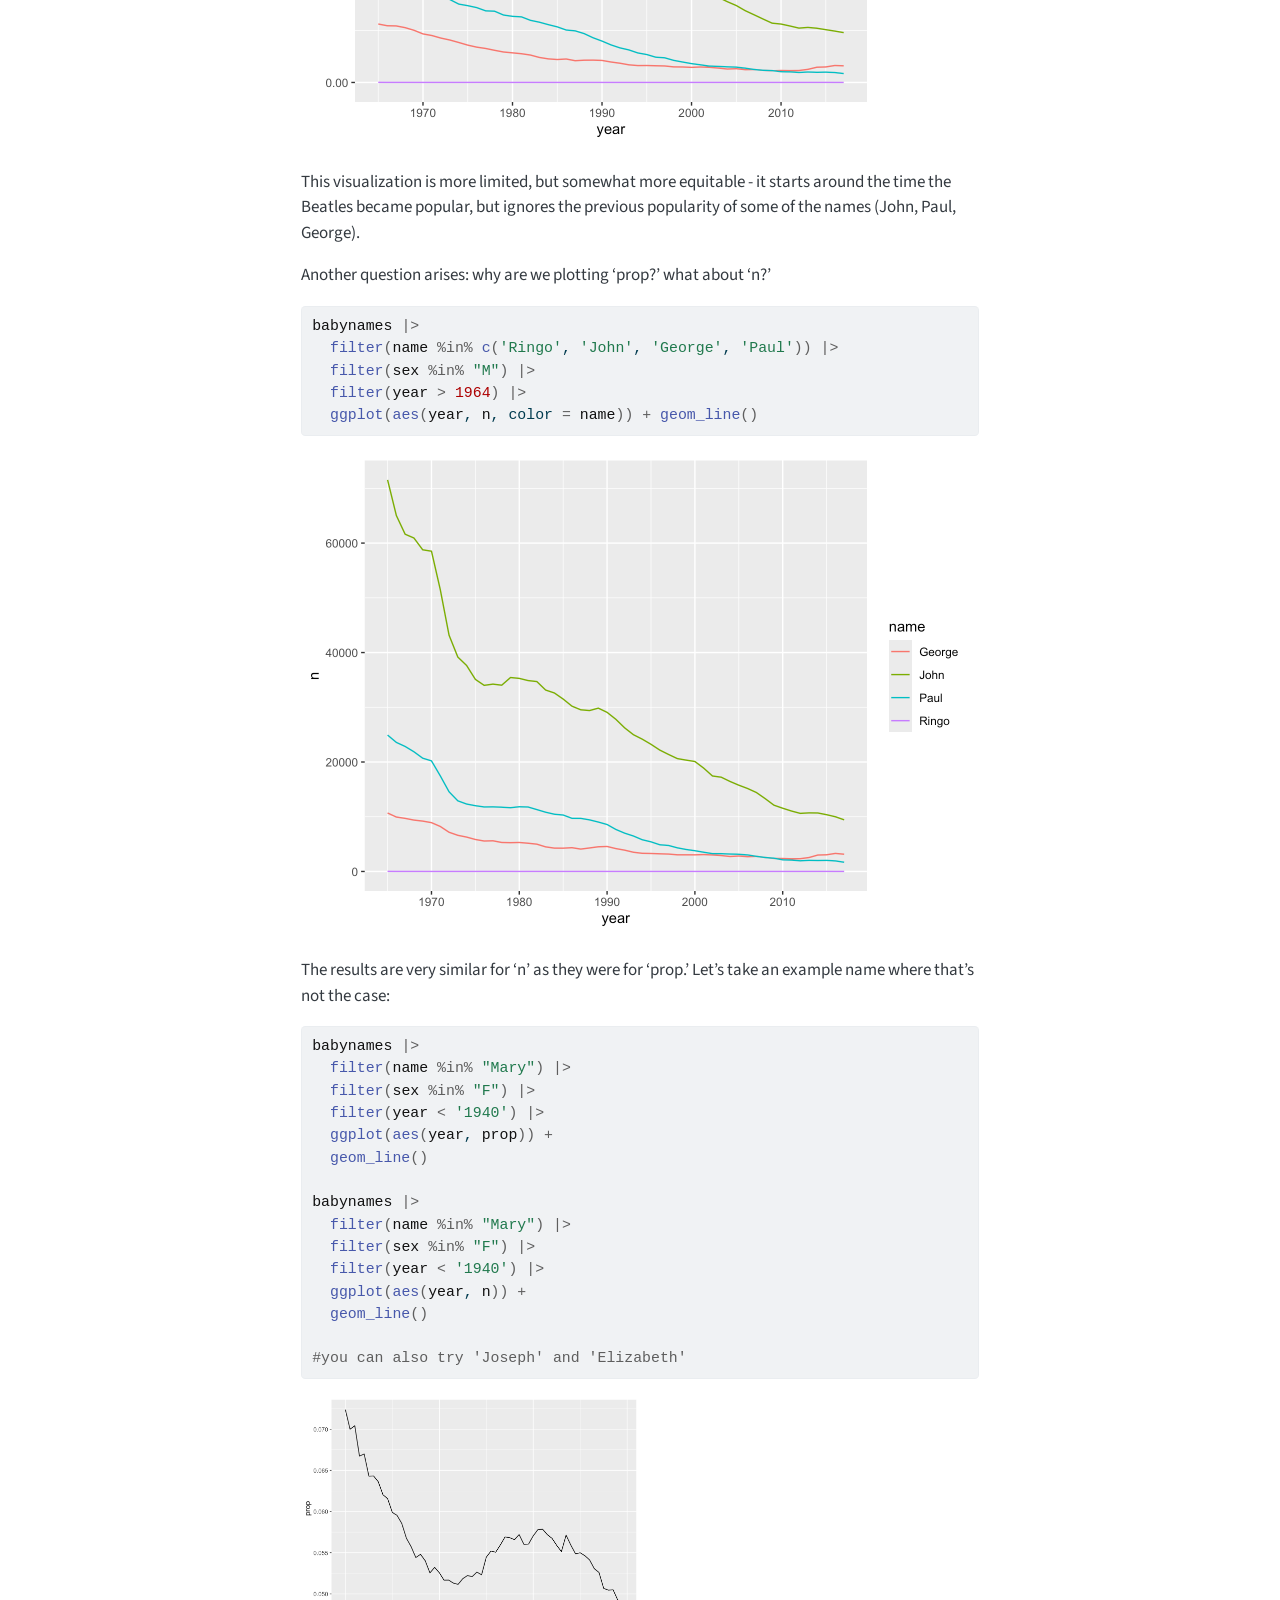
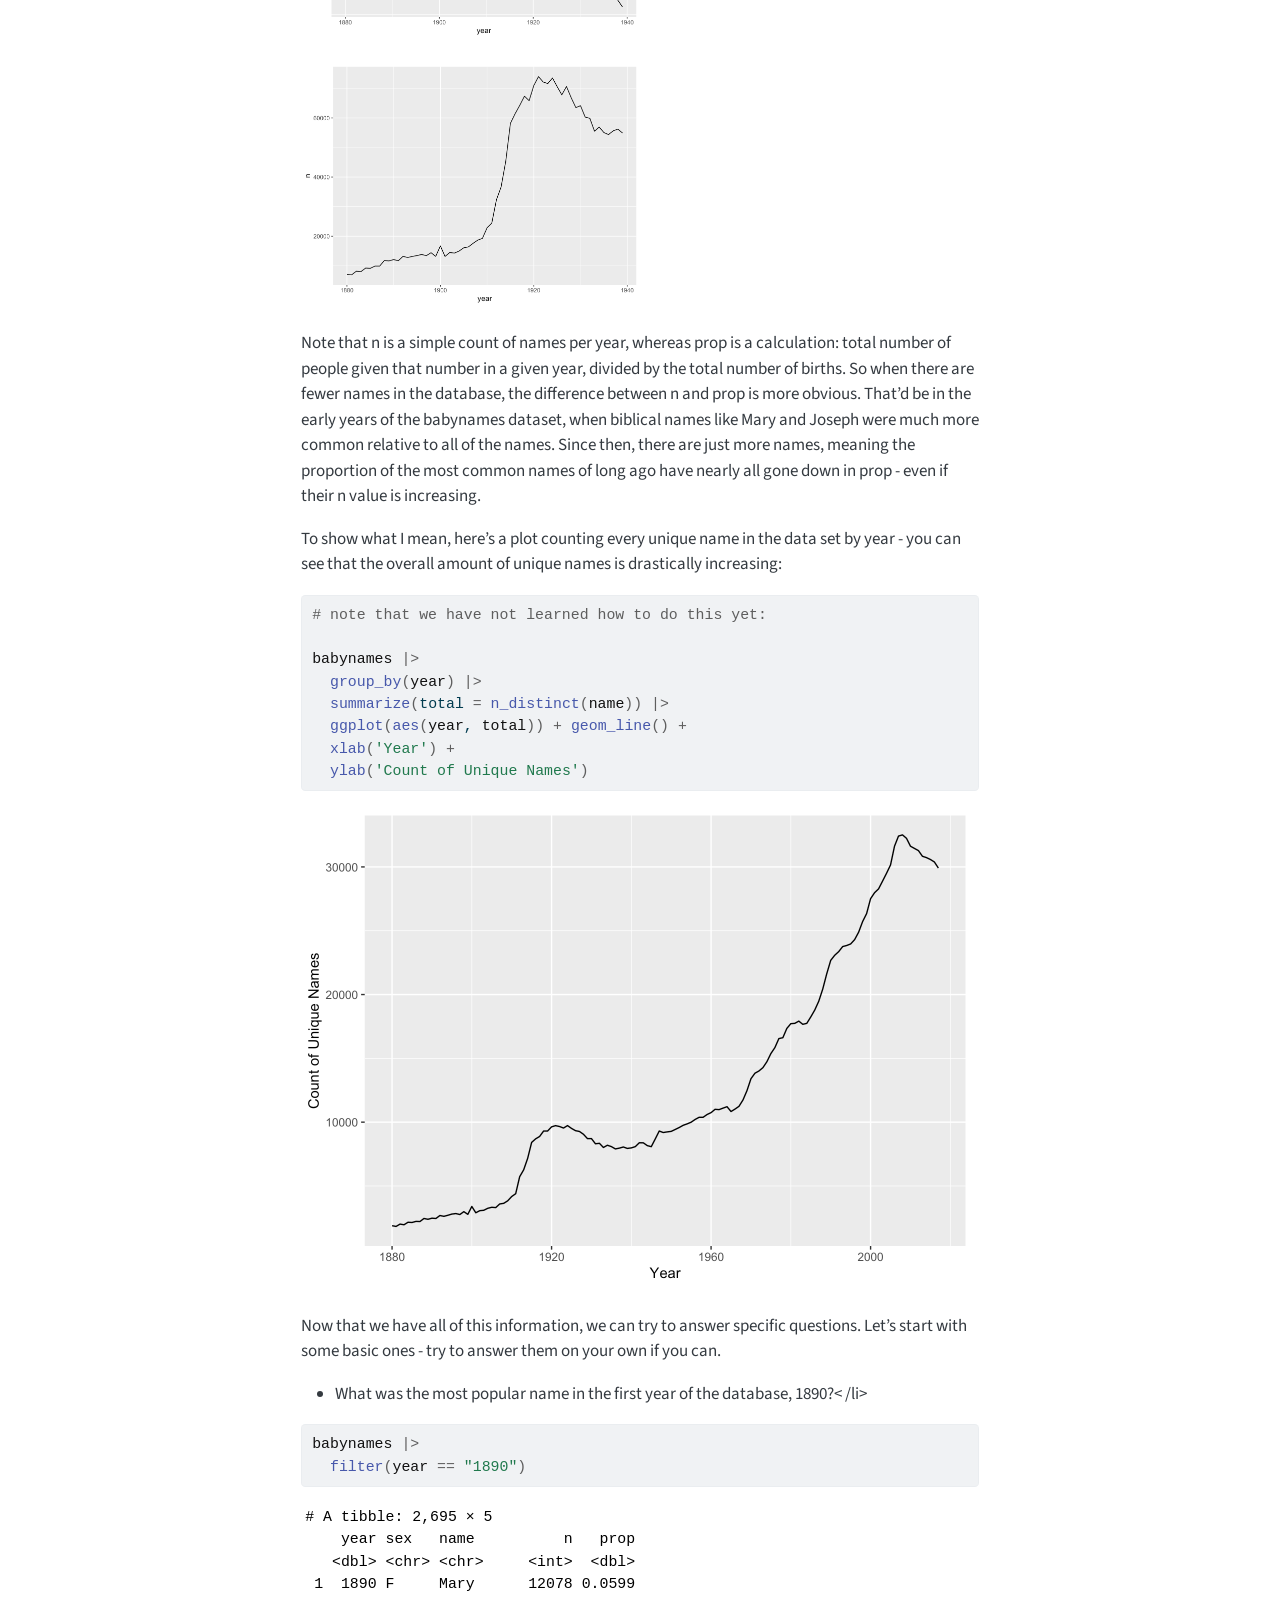
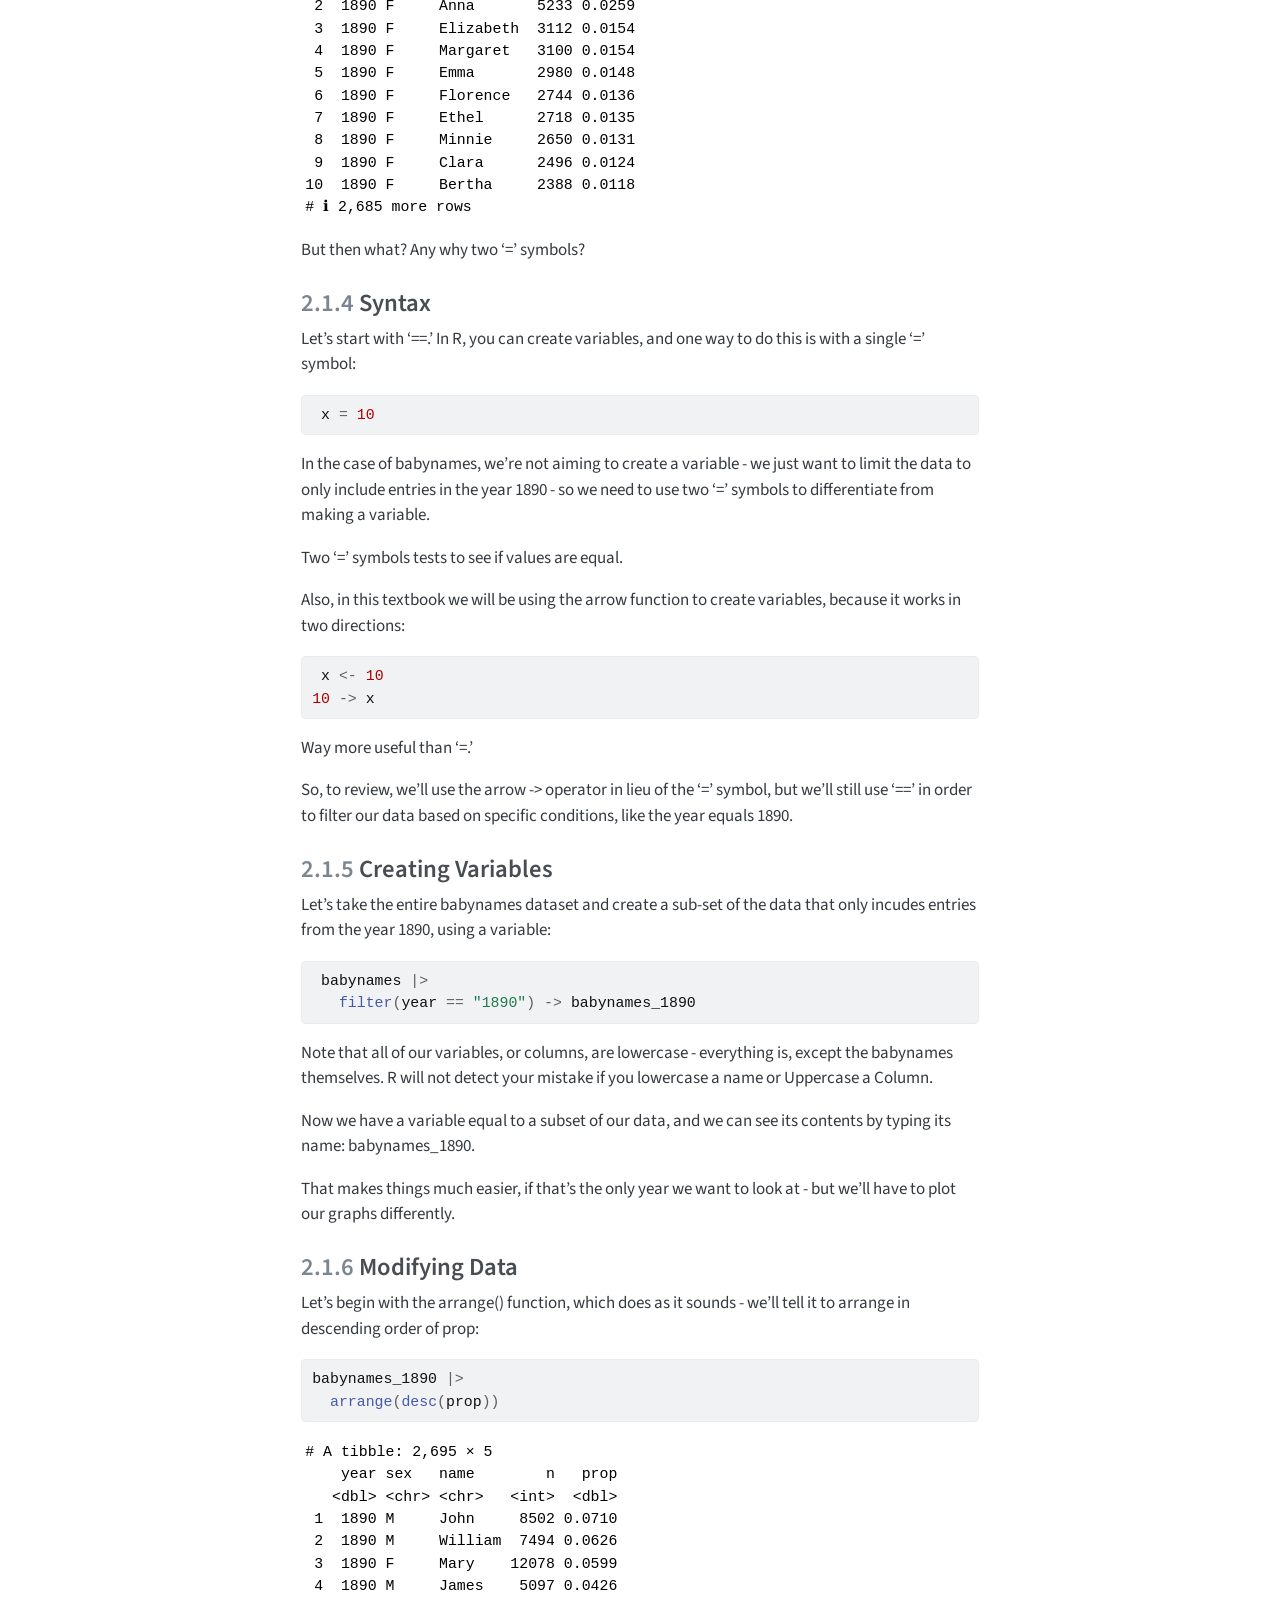
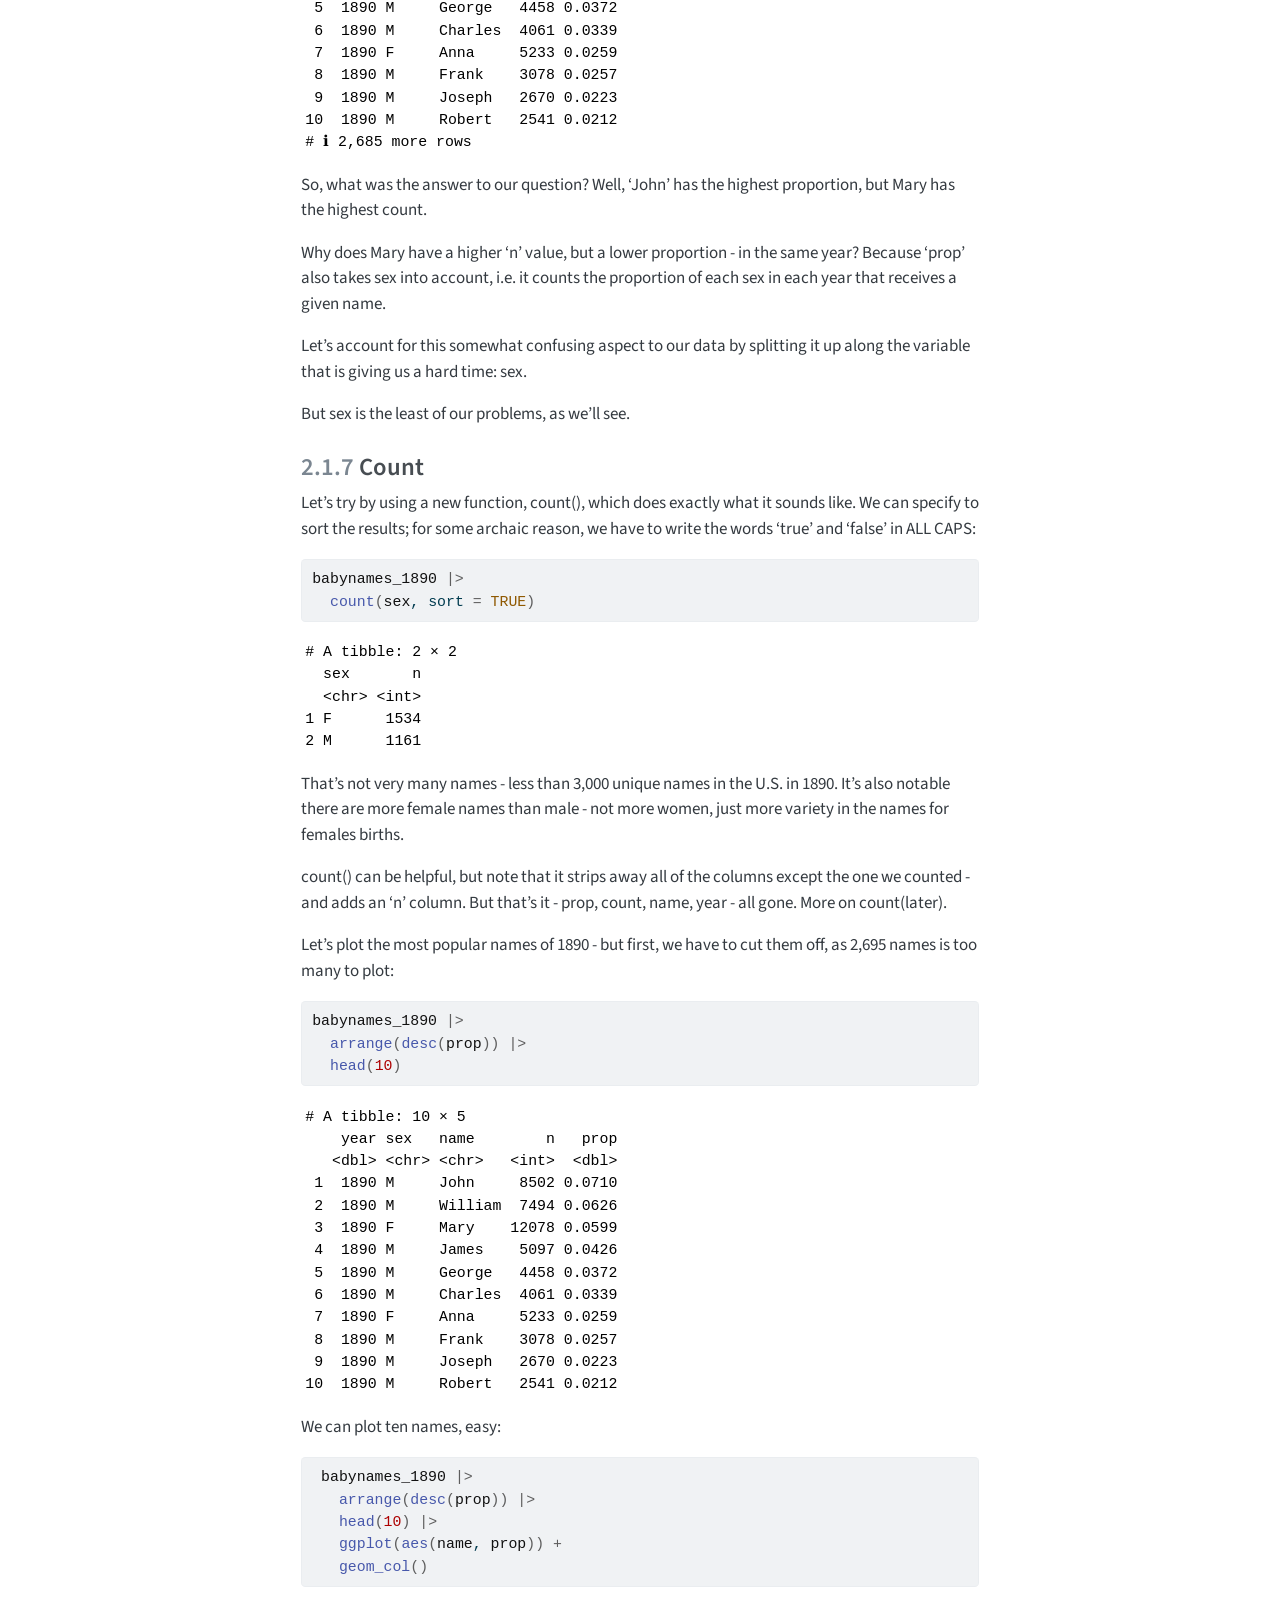
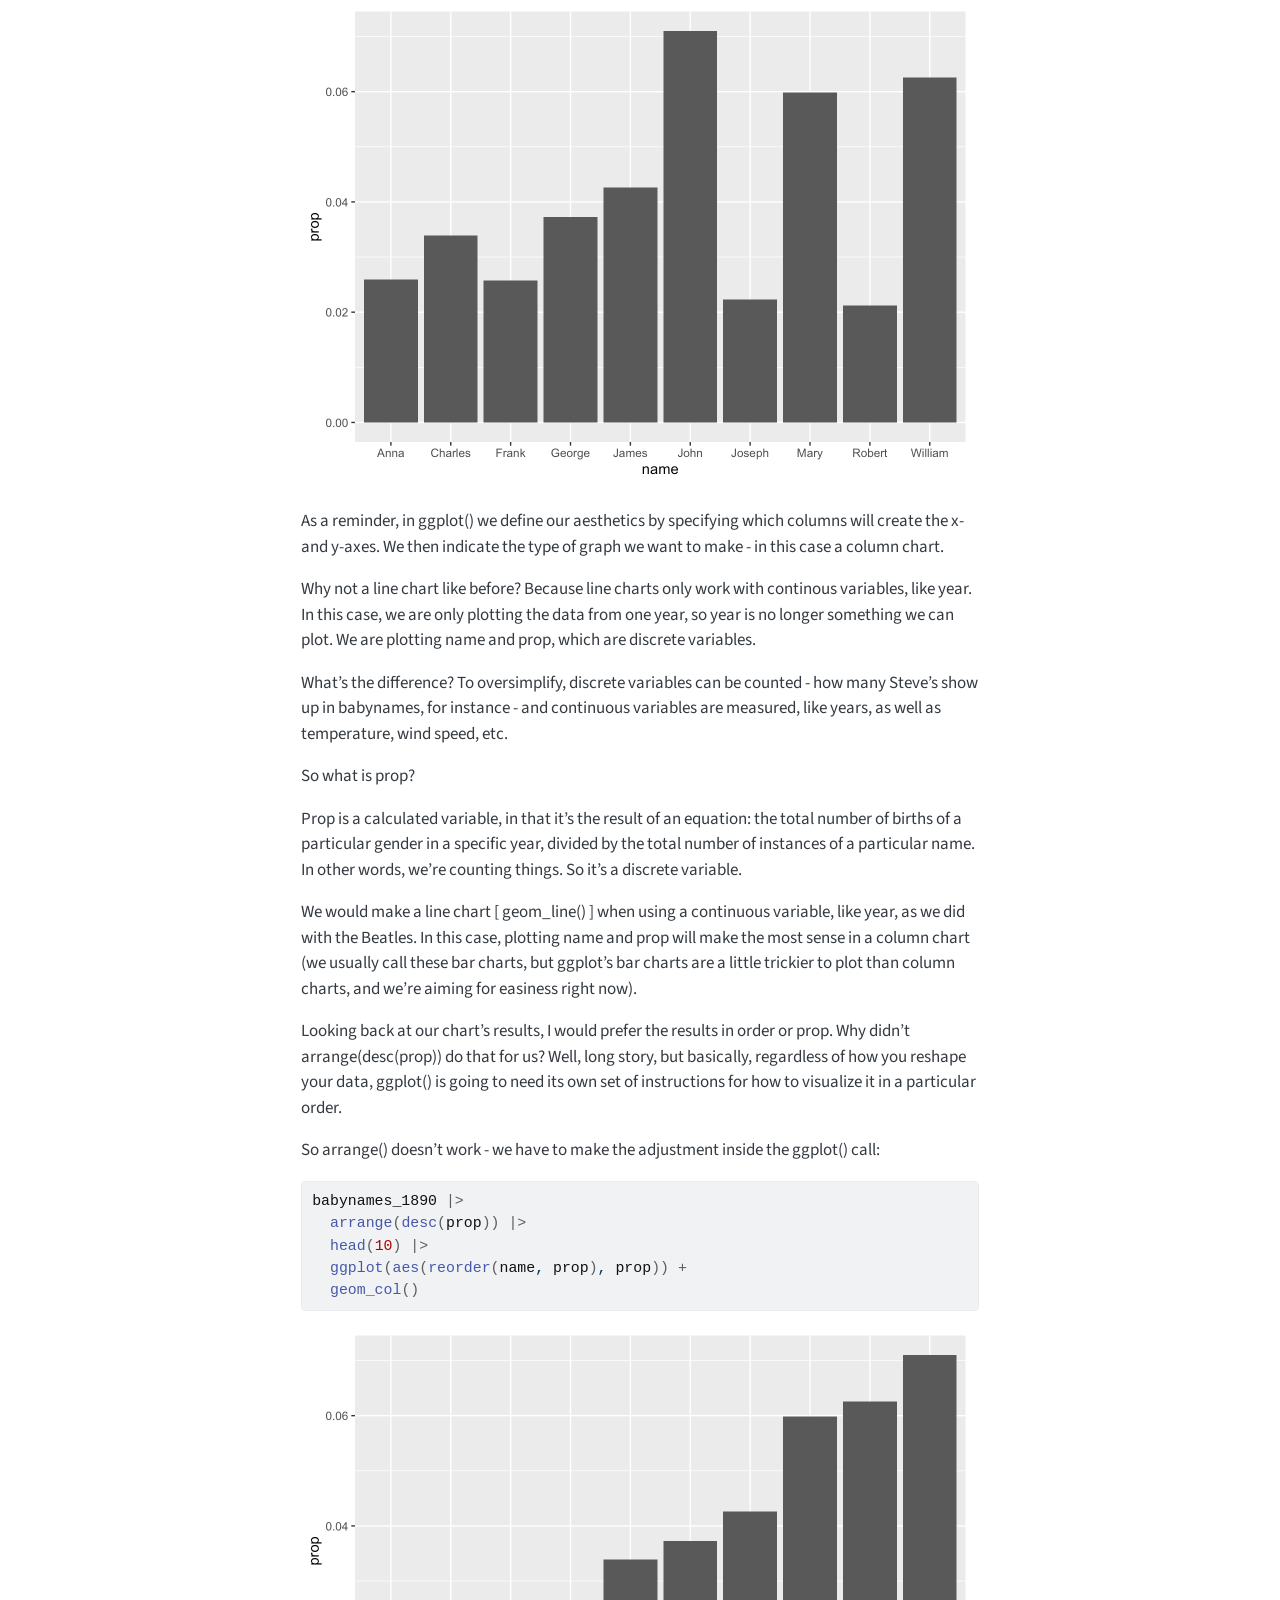
<file: docs/intro.html>
<!DOCTYPE html>
<html xmlns="http://www.w3.org/1999/xhtml" lang="en" xml:lang="en"><head>
<meta http-equiv="Content-Type" content="text/html; charset=UTF-8">
<meta charset="utf-8">
<meta name="generator" content="quarto-1.4.553">
<meta name="viewport" content="width=device-width, initial-scale=1.0, user-scalable=yes">
<meta name="author" content="Jenny Jiang &amp; Brian Walsh &amp; Claude Code">
<title>Advanced Media Analytics - 2&nbsp; Introduction to Programming in R</title>
<style>
code{white-space: pre-wrap;}
span.smallcaps{font-variant: small-caps;}
div.columns{display: flex; gap: min(4vw, 1.5em);}
div.column{flex: auto; overflow-x: auto;}
div.hanging-indent{margin-left: 1.5em; text-indent: -1.5em;}
ul.task-list{list-style: none;}
ul.task-list li input[type="checkbox"] {
  width: 0.8em;
  margin: 0 0.8em 0.2em -1em; /* quarto-specific, see https://github.com/quarto-dev/quarto-cli/issues/4556 */ 
  vertical-align: middle;
}
/* CSS for syntax highlighting */
pre > code.sourceCode { white-space: pre; position: relative; }
pre > code.sourceCode > span { line-height: 1.25; }
pre > code.sourceCode > span:empty { height: 1.2em; }
.sourceCode { overflow: visible; }
code.sourceCode > span { color: inherit; text-decoration: inherit; }
div.sourceCode { margin: 1em 0; }
pre.sourceCode { margin: 0; }
@media screen {
div.sourceCode { overflow: auto; }
}
@media print {
pre > code.sourceCode { white-space: pre-wrap; }
pre > code.sourceCode > span { text-indent: -5em; padding-left: 5em; }
}
pre.numberSource code
  { counter-reset: source-line 0; }
pre.numberSource code > span
  { position: relative; left: -4em; counter-increment: source-line; }
pre.numberSource code > span > a:first-child::before
  { content: counter(source-line);
    position: relative; left: -1em; text-align: right; vertical-align: baseline;
    border: none; display: inline-block;
    -webkit-touch-callout: none; -webkit-user-select: none;
    -khtml-user-select: none; -moz-user-select: none;
    -ms-user-select: none; user-select: none;
    padding: 0 4px; width: 4em;
  }
pre.numberSource { margin-left: 3em;  padding-left: 4px; }
div.sourceCode
  {   }
@media screen {
pre > code.sourceCode > span > a:first-child::before { text-decoration: underline; }
}
</style>

<script src="site_libs/quarto-nav/quarto-nav.js"></script>
<script src="site_libs/quarto-nav/headroom.min.js"></script>
<script src="site_libs/clipboard/clipboard.min.js"></script>
<script src="site_libs/quarto-search/autocomplete.umd.js"></script>
<script src="site_libs/quarto-search/fuse.min.js"></script>
<script src="site_libs/quarto-search/quarto-search.js"></script>
<meta name="quarto:offset" content="./">
<link href="./basic_statistics.html" rel="next">
<link href="./index.html" rel="prev">
<script src="site_libs/quarto-html/quarto.js"></script>
<script src="site_libs/quarto-html/popper.min.js"></script>
<script src="site_libs/quarto-html/tippy.umd.min.js"></script>
<script src="site_libs/quarto-html/anchor.min.js"></script>
<link href="site_libs/quarto-html/tippy.css" rel="stylesheet">
<link href="site_libs/quarto-html/quarto-syntax-highlighting.css" rel="stylesheet" id="quarto-text-highlighting-styles">
<script src="site_libs/bootstrap/bootstrap.min.js"></script>
<link href="site_libs/bootstrap/bootstrap-icons.css" rel="stylesheet">
<link href="site_libs/bootstrap/bootstrap.min.css" rel="stylesheet" id="quarto-bootstrap" data-mode="light"><script id="quarto-search-options" type="application/json">{
  "location": "sidebar",
  "copy-button": false,
  "collapse-after": 3,
  "panel-placement": "start",
  "type": "textbox",
  "limit": 50,
  "keyboard-shortcut": [
    "f",
    "/",
    "s"
  ],
  "show-item-context": false,
  "language": {
    "search-no-results-text": "No results",
    "search-matching-documents-text": "matching documents",
    "search-copy-link-title": "Copy link to search",
    "search-hide-matches-text": "Hide additional matches",
    "search-more-match-text": "more match in this document",
    "search-more-matches-text": "more matches in this document",
    "search-clear-button-title": "Clear",
    "search-text-placeholder": "",
    "search-detached-cancel-button-title": "Cancel",
    "search-submit-button-title": "Submit",
    "search-label": "Search"
  }
}</script><link rel="stylesheet" href="style.css">
</head>
<body class="nav-sidebar floating">

<div id="quarto-search-results"></div>
  <header id="quarto-header" class="headroom fixed-top"><nav class="quarto-secondary-nav"><div class="container-fluid d-flex">
      <button type="button" class="quarto-btn-toggle btn" data-bs-toggle="collapse" data-bs-target=".quarto-sidebar-collapse-item" aria-controls="quarto-sidebar" aria-expanded="false" aria-label="Toggle sidebar navigation" onclick="if (window.quartoToggleHeadroom) { window.quartoToggleHeadroom(); }">
        <i class="bi bi-layout-text-sidebar-reverse"></i>
      </button>
        <nav class="quarto-page-breadcrumbs" aria-label="breadcrumb"><ol class="breadcrumb"><li class="breadcrumb-item"><a href="./intro.html"><span class="chapter-number">2</span>&nbsp; <span class="chapter-title">Introduction to Programming in R</span></a></li></ol></nav>
        <a class="flex-grow-1" role="button" data-bs-toggle="collapse" data-bs-target=".quarto-sidebar-collapse-item" aria-controls="quarto-sidebar" aria-expanded="false" aria-label="Toggle sidebar navigation" onclick="if (window.quartoToggleHeadroom) { window.quartoToggleHeadroom(); }">      
        </a>
      <button type="button" class="btn quarto-search-button" aria-label="" onclick="window.quartoOpenSearch();">
        <i class="bi bi-search"></i>
      </button>
    </div>
  </nav></header><!-- content --><div id="quarto-content" class="quarto-container page-columns page-rows-contents page-layout-article">
<!-- sidebar -->
  <nav id="quarto-sidebar" class="sidebar collapse collapse-horizontal quarto-sidebar-collapse-item sidebar-navigation floating overflow-auto"><div class="pt-lg-2 mt-2 text-left sidebar-header">
    <div class="sidebar-title mb-0 py-0">
      <a href="./">Advanced Media Analytics</a> 
        <div class="sidebar-tools-main">
    <a href="https://github.com/bwalsh5/advanced-media-analytics/" title="Source Code" class="quarto-navigation-tool px-1" aria-label="Source Code"><i class="bi bi-github"></i></a>
  <a href="" class="quarto-reader-toggle quarto-navigation-tool px-1" onclick="window.quartoToggleReader(); return false;" title="Toggle reader mode">
  <div class="quarto-reader-toggle-btn">
  <i class="bi"></i>
  </div>
</a>
</div>
    </div>
      </div>
        <div class="mt-2 flex-shrink-0 align-items-center">
        <div class="sidebar-search">
        <div id="quarto-search" class="" title="Search"></div>
        </div>
        </div>
    <div class="sidebar-menu-container"> 
    <ul class="list-unstyled mt-1">
<li class="sidebar-item">
  <div class="sidebar-item-container"> 
  <a href="./index.html" class="sidebar-item-text sidebar-link">
 <span class="menu-text"><span class="chapter-number">1</span>&nbsp; <span class="chapter-title">Preface</span></span></a>
  </div>
</li>
        <li class="sidebar-item">
  <div class="sidebar-item-container"> 
  <a href="./intro.html" class="sidebar-item-text sidebar-link active">
 <span class="menu-text"><span class="chapter-number">2</span>&nbsp; <span class="chapter-title">Introduction to Programming in R</span></span></a>
  </div>
</li>
        <li class="sidebar-item">
  <div class="sidebar-item-container"> 
  <a href="./basic_statistics.html" class="sidebar-item-text sidebar-link">
 <span class="menu-text"><span class="chapter-number">3</span>&nbsp; <span class="chapter-title">Basic Statistics</span></span></a>
  </div>
</li>
        <li class="sidebar-item">
  <div class="sidebar-item-container"> 
  <a href="./statistical_analysis_single.html" class="sidebar-item-text sidebar-link">
 <span class="menu-text"><span class="chapter-number">4</span>&nbsp; <span class="chapter-title">Statistical Analyses of a Single Variable</span></span></a>
  </div>
</li>
        <li class="sidebar-item">
  <div class="sidebar-item-container"> 
  <a href="./statistical_analysis_two.html" class="sidebar-item-text sidebar-link">
 <span class="menu-text"><span class="chapter-number">5</span>&nbsp; <span class="chapter-title">Statistical Analyses of Two Variables</span></span></a>
  </div>
</li>
        <li class="sidebar-item">
  <div class="sidebar-item-container"> 
  <a href="./statistical_analysis_multi.html" class="sidebar-item-text sidebar-link">
 <span class="menu-text"><span class="chapter-number">6</span>&nbsp; <span class="chapter-title">Statistical Analyses of Three or More Variables &amp; Modelling</span></span></a>
  </div>
</li>
        <li class="sidebar-item">
  <div class="sidebar-item-container"> 
  <a href="./manipulating_data.html" class="sidebar-item-text sidebar-link">
 <span class="menu-text"><span class="chapter-number">7</span>&nbsp; <span class="chapter-title">Manipulating Data</span></span></a>
  </div>
</li>
        <li class="sidebar-item">
  <div class="sidebar-item-container"> 
  <a href="./text_analysis.html" class="sidebar-item-text sidebar-link">
 <span class="menu-text"><span class="chapter-number">8</span>&nbsp; <span class="chapter-title">Text Analysis</span></span></a>
  </div>
</li>
        <li class="sidebar-item">
  <div class="sidebar-item-container"> 
  <a href="./network_analysis.html" class="sidebar-item-text sidebar-link">
 <span class="menu-text"><span class="chapter-number">9</span>&nbsp; <span class="chapter-title">Social Network Analysis</span></span></a>
  </div>
</li>
        <li class="sidebar-item">
  <div class="sidebar-item-container"> 
  <a href="./geo_spatial_analysis.html" class="sidebar-item-text sidebar-link">
 <span class="menu-text"><span class="chapter-number">10</span>&nbsp; <span class="chapter-title">Geo-Spatial Analysis and Visualization</span></span></a>
  </div>
</li>
        <li class="sidebar-item">
  <div class="sidebar-item-container"> 
  <a href="./python_ai_intro.html" class="sidebar-item-text sidebar-link">
 <span class="menu-text"><span class="chapter-number">11</span>&nbsp; <span class="chapter-title">Introduction to Python and AI</span></span></a>
  </div>
</li>
        <li class="sidebar-item">
  <div class="sidebar-item-container"> 
  <a href="./publishing.html" class="sidebar-item-text sidebar-link">
 <span class="menu-text"><span class="chapter-number">12</span>&nbsp; <span class="chapter-title">Publishing</span></span></a>
  </div>
</li>
        <li class="sidebar-item sidebar-item-section">
      <div class="sidebar-item-container"> 
            <a class="sidebar-item-text sidebar-link text-start" data-bs-toggle="collapse" data-bs-target="#quarto-sidebar-section-1" aria-expanded="true">
 <span class="menu-text">Appendices</span></a>
          <a class="sidebar-item-toggle text-start" data-bs-toggle="collapse" data-bs-target="#quarto-sidebar-section-1" aria-expanded="true" aria-label="Toggle section">
            <i class="bi bi-chevron-right ms-2"></i>
          </a> 
      </div>
      <ul id="quarto-sidebar-section-1" class="collapse list-unstyled sidebar-section depth1 show">
<li class="sidebar-item">
  <div class="sidebar-item-container"> 
  <a href="./common_errors.html" class="sidebar-item-text sidebar-link">
 <span class="menu-text"><span class="chapter-number">13</span>&nbsp; <span class="chapter-title">Common Errors</span></span></a>
  </div>
</li>
      </ul>
</li>
    </ul>
</div>
</nav><div id="quarto-sidebar-glass" class="quarto-sidebar-collapse-item" data-bs-toggle="collapse" data-bs-target=".quarto-sidebar-collapse-item"></div>
<!-- margin-sidebar -->
    <div id="quarto-margin-sidebar" class="sidebar margin-sidebar">
        <nav id="TOC" role="doc-toc" class="toc-active"><h2 id="toc-title">Table of contents</h2>
   
  <ul>
<li><a href="#creating-a-new-project-in-r-studio" id="toc-creating-a-new-project-in-r-studio" class="nav-link active" data-scroll-target="#creating-a-new-project-in-r-studio"><span class="header-section-number">2.0.1</span> Creating a New Project in R Studio</a></li>
  <li>
<a href="#loading-packages-and-data-into-r" id="toc-loading-packages-and-data-into-r" class="nav-link" data-scroll-target="#loading-packages-and-data-into-r"><span class="header-section-number">2.1</span> Loading Packages and Data Into R</a>
  <ul class="collapse">
<li><a href="#section" id="toc-section" class="nav-link" data-scroll-target="#section"><span class="header-section-number">2.1.1</span> |&gt;</a></li>
  <li><a href="#filtering-data" id="toc-filtering-data" class="nav-link" data-scroll-target="#filtering-data"><span class="header-section-number">2.1.2</span> Filtering Data</a></li>
  <li><a href="#visualizing" id="toc-visualizing" class="nav-link" data-scroll-target="#visualizing"><span class="header-section-number">2.1.3</span> Visualizing</a></li>
  <li><a href="#syntax" id="toc-syntax" class="nav-link" data-scroll-target="#syntax"><span class="header-section-number">2.1.4</span> Syntax</a></li>
  <li><a href="#creating-variables" id="toc-creating-variables" class="nav-link" data-scroll-target="#creating-variables"><span class="header-section-number">2.1.5</span> Creating Variables</a></li>
  <li><a href="#modifying-data" id="toc-modifying-data" class="nav-link" data-scroll-target="#modifying-data"><span class="header-section-number">2.1.6</span> Modifying Data</a></li>
  <li><a href="#count" id="toc-count" class="nav-link" data-scroll-target="#count"><span class="header-section-number">2.1.7</span> Count</a></li>
  <li><a href="#more-aesthetics" id="toc-more-aesthetics" class="nav-link" data-scroll-target="#more-aesthetics"><span class="header-section-number">2.1.8</span> More Aesthetics</a></li>
  <li><a href="#review" id="toc-review" class="nav-link" data-scroll-target="#review"><span class="header-section-number">2.1.9</span> Review</a></li>
  </ul>
</li>
  </ul></nav>
    </div>
<!-- main -->
<main class="content" id="quarto-document-content"><header id="title-block-header" class="quarto-title-block default"><div class="quarto-title">
<h1 class="title">
<span class="chapter-number">2</span>&nbsp; <span class="chapter-title">Introduction to Programming in R</span>
</h1>
</div>



<div class="quarto-title-meta">

    
  
    
  </div>
  


</header><section id="creating-a-new-project-in-r-studio" class="level3" data-number="2.0.1"><h3 data-number="2.0.1" class="anchored" data-anchor-id="creating-a-new-project-in-r-studio">
<span class="header-section-number">2.0.1</span> Creating a New Project in R Studio</h3>
<p>I recommend you start by creating a <em>new project</em> for this intro chapter.</p>
<p>Choose ‘File’ -&gt; ‘New Project…’ In the popup that follows, choose ‘New Directory,’ then ‘New Project,’ and choose (or create) a location for your project folder. You can leave all the other options as-is. Your popup should look something like this:</p>
<p><img src="images/popup.png" class="img-fluid" alt="popup"></p>
<p>Once you’ve created a project, choose ‘File’ -&gt; ‘New File’ -&gt; ‘R Script.’ This will open up the Source pane and create a new, blank file. Let’s save it: ‘File’ -&gt; ‘Save’ - and it will automatically save in our project’s folder.</p>
<p>OK, let’s get coding!</p>
</section><section id="loading-packages-and-data-into-r" class="level2" data-number="2.1"><h2 data-number="2.1" class="anchored" data-anchor-id="loading-packages-and-data-into-r">
<span class="header-section-number">2.1</span> Loading Packages and Data Into R</h2>
<p>The U.S. Social Security Administration keeps records on first names at birth, going back to 1890. Data Scientist and R Superstar Hadley Wickham has created an R package that lets us load this data directly into R.</p>
<p>Using a package is a two-step process: first, you install the package onto your computer; secondly, you load the package as a library to access its functions and data in your current work environment. Put another way, a package needs only be installed once on your computer, but has to be loaded into your R environment every time you start up R Studio.</p>
<div class="cell">
<div class="sourceCode cell-code" id="cb1"><pre class="sourceCode r code-with-copy"><code class="sourceCode r"><span id="cb1-1"><a href="#cb1-1" aria-hidden="true" tabindex="-1"></a> <span class="fu">install.packages</span>(<span class="st">'babynames'</span>) <span class="fu">library</span>(babynames)</span></code><button title="Copy to Clipboard" class="code-copy-button"><i class="bi"></i></button></pre></div>
</div>
<p>Where do these packages come from, and who makes them? Why? By default, packages are hosted on an online repository referred to as CRAN; they can also be installed from GitHub. Anyone can make and share an R package, for instance if they solve a complicated workflow and want to share that insight with others to save them time and redundancy. Having our coding environment be package-based means that users only need to load packages relevant to their area of study - keep in mind R is used for everything from Health Sciences to Comparative Literature.</p>
<p>Let’s take a look at the babynames package, by asking about its structure, and taking a glimpse at it:</p>
<div class="cell">
<div class="sourceCode" id="cb2"><pre class="downlit sourceCode r code-with-copy"><code class="sourceCode R"><span><span class="fu"><a href="https://rdrr.io/r/utils/str.html">str</a></span><span class="op">(</span><span class="va">babynames</span><span class="op">)</span></span></code><button title="Copy to Clipboard" class="code-copy-button"><i class="bi"></i></button></pre></div>
<div class="cell-output cell-output-stdout">
<pre><code>tibble [1,924,665 × 5] (S3: tbl_df/tbl/data.frame)
 $ year: num [1:1924665] 1880 1880 1880 1880 1880 1880 1880 1880 1880 1880 ...
 $ sex : chr [1:1924665] "F" "F" "F" "F" ...
 $ name: chr [1:1924665] "Mary" "Anna" "Emma" "Elizabeth" ...
 $ n   : int [1:1924665] 7065 2604 2003 1939 1746 1578 1472 1414 1320 1288 ...
 $ prop: num [1:1924665] 0.0724 0.0267 0.0205 0.0199 0.0179 ...</code></pre>
</div>
<div class="sourceCode" id="cb4"><pre class="downlit sourceCode r code-with-copy"><code class="sourceCode R"><span><span class="fu">glimpse</span><span class="op">(</span><span class="va">babynames</span><span class="op">)</span></span></code><button title="Copy to Clipboard" class="code-copy-button"><i class="bi"></i></button></pre></div>
<div class="cell-output cell-output-stdout">
<pre><code>Rows: 1,924,665
Columns: 5
$ year &lt;dbl&gt; 1880, 1880, 1880, 1880, 1880, 1880, 1880, 1880, 1880, 1880, 1880,…
$ sex  &lt;chr&gt; "F", "F", "F", "F", "F", "F", "F", "F", "F", "F", "F", "F", "F", …
$ name &lt;chr&gt; "Mary", "Anna", "Emma", "Elizabeth", "Minnie", "Margaret", "Ida",…
$ n    &lt;int&gt; 7065, 2604, 2003, 1939, 1746, 1578, 1472, 1414, 1320, 1288, 1258,…
$ prop &lt;dbl&gt; 0.07238359, 0.02667896, 0.02052149, 0.01986579, 0.01788843, 0.016…</code></pre>
</div>
</div>
<p>The output of glimpse is a little overwhelming at first, although it makes clear there are a lot of rows in it (Excel cannot handle 1,924,665 rows of data, but this is still not ‘Big Data’).</p>
<p>So let’s try head and tail to see the first and last 10 rows of the dataset:</p>
<div class="cell">
<div class="sourceCode" id="cb6"><pre class="downlit sourceCode r code-with-copy"><code class="sourceCode R"><span> <span class="fu"><a href="https://rdrr.io/r/utils/head.html">head</a></span><span class="op">(</span><span class="va">babynames</span><span class="op">)</span> </span></code><button title="Copy to Clipboard" class="code-copy-button"><i class="bi"></i></button></pre></div>
<div class="cell-output cell-output-stdout">
<pre><code># A tibble: 6 × 5
   year sex   name          n   prop
  &lt;dbl&gt; &lt;chr&gt; &lt;chr&gt;     &lt;int&gt;  &lt;dbl&gt;
1  1880 F     Mary       7065 0.0724
2  1880 F     Anna       2604 0.0267
3  1880 F     Emma       2003 0.0205
4  1880 F     Elizabeth  1939 0.0199
5  1880 F     Minnie     1746 0.0179
6  1880 F     Margaret   1578 0.0162</code></pre>
</div>
<div class="sourceCode" id="cb8"><pre class="downlit sourceCode r code-with-copy"><code class="sourceCode R"><span> <span class="fu"><a href="https://rdrr.io/r/utils/head.html">tail</a></span><span class="op">(</span><span class="va">babynames</span><span class="op">)</span></span></code><button title="Copy to Clipboard" class="code-copy-button"><i class="bi"></i></button></pre></div>
<div class="cell-output cell-output-stdout">
<pre><code># A tibble: 6 × 5
   year sex   name       n       prop
  &lt;dbl&gt; &lt;chr&gt; &lt;chr&gt;  &lt;int&gt;      &lt;dbl&gt;
1  2017 M     Zyhier     5 0.00000255
2  2017 M     Zykai      5 0.00000255
3  2017 M     Zykeem     5 0.00000255
4  2017 M     Zylin      5 0.00000255
5  2017 M     Zylis      5 0.00000255
6  2017 M     Zyrie      5 0.00000255</code></pre>
</div>
</div>
<p>Everything we’ve done up to this point has been in <em>Base R</em>, that is, R without any functions added via packages. Throughout this book, we’ll be relying on a collection of inter-connected packages called the Tidyverse, which drastically simplifies performing varying calculations on data.</p>
<p>Like all packages, we first have to install and then load it.</p>
<p>• Please note: when you install the ‘tidyverse’ package, you’ll get a prompt inside your R Console at the bottom-left, asking you a Yes/No question. You cannot proceed until you click your cursor in the Console and type out the word ‘Yes.’ Note that the Console may be cut off or obfuscated; you may need to adjust your R Studio windows to see it better.</p>
<div class="cell">
<div class="sourceCode" id="cb10"><pre class="downlit sourceCode r code-with-copy"><code class="sourceCode R"><span><span class="fu"><a href="https://rdrr.io/r/utils/install.packages.html">install.packages</a></span><span class="op">(</span><span class="st">'tidyverse'</span><span class="op">)</span> </span>
<span><span class="kw"><a href="https://rdrr.io/r/base/library.html">library</a></span><span class="op">(</span><span class="va"><a href="https://tidyverse.tidyverse.org">tidyverse</a></span><span class="op">)</span></span></code><button title="Copy to Clipboard" class="code-copy-button"><i class="bi"></i></button></pre></div>
</div>
<p>Loading the Tidyverse shows the eight packages that make it up, as well as a few warnings that we can disregard. We’ll begin on focusing on three packages that will help us work with babynames: dplyr, ggplot2 and stringr. All three are loaded once we run the library(tidyverse) command. The first, dplyr, we use to manipulate data: to filter it, rearrange it,count it, do calculations for custom columns, and pivot the data to our liking.</p>
<section id="section" class="level3" data-number="2.1.1"><h3 data-number="2.1.1" class="anchored" data-anchor-id="section">
<span class="header-section-number">2.1.1</span> |&gt;</h3>
<p>The greatest and most powerful functionality in R, in my opinion, is the ‘pipe operator:’</p>
<p>|&gt;</p>
<p>…which allows us to chain commands to each other. It can be tricky to type; the shortcut is Shift-Command-M (on a PC, it’d be Shift-Control-M). Note that as of R 4.1, <code>|&gt;</code> is built into base R — you don’t need to load any package to use it.</p>
<p>Another useful logical operator for this dataset is the ‘includes’ operator, which looks like this: %in% .</p>
<p>I think an example will make the best sense of how to use these operators, so let’s get started with filtering.</p>
</section><section id="filtering-data" class="level3" data-number="2.1.2"><h3 data-number="2.1.2" class="anchored" data-anchor-id="filtering-data">
<span class="header-section-number">2.1.2</span> Filtering Data</h3>
<p>If we just type ‘babynames’ in R, we’ll see the first 10 rows of data, organized by year, and an indication that there are nearly 2 million more rows remaining. That’s way too much to visualize! Let’s start by filtering for specific names: I’ll use the names of The Beatles as a starting point.</p>
<div class="cell">
<div class="sourceCode" id="cb11"><pre class="downlit sourceCode r code-with-copy"><code class="sourceCode R"><span> <span class="va">babynames</span> <span class="op">|&gt;</span> </span>
<span>   <span class="fu"><a href="https://dplyr.tidyverse.org/reference/filter.html">filter</a></span><span class="op">(</span><span class="va">name</span> <span class="op"><a href="https://rdrr.io/r/base/match.html">%in%</a></span> <span class="st">'Ringo'</span><span class="op">)</span></span></code><button title="Copy to Clipboard" class="code-copy-button"><i class="bi"></i></button></pre></div>
<div class="cell-output cell-output-stdout">
<pre><code># A tibble: 28 × 5
    year sex   name      n       prop
   &lt;dbl&gt; &lt;chr&gt; &lt;chr&gt; &lt;int&gt;      &lt;dbl&gt;
 1  1964 M     Ringo    12 0.00000592
 2  1965 M     Ringo    18 0.0000095 
 3  1966 M     Ringo     8 0.0000044 
 4  1972 M     Ringo     6 0.00000358
 5  1974 M     Ringo     6 0.00000368
 6  1975 M     Ringo     8 0.00000493
 7  1976 M     Ringo    13 0.00000796
 8  1977 M     Ringo    10 0.00000585
 9  1978 M     Ringo    12 0.00000702
10  1979 M     Ringo     9 0.00000502
# ℹ 18 more rows</code></pre>
</div>
</div>
<p>That ‘translates’ to ‘take the babynames dataset and filter it so only values in the ’name’ column that match ‘Ringo’ are included.’ The and is the pipe operator ( |&gt; ), and the match is the %in% operator.</p>
<p>If we wanted to look for more than one name, we’d change the syntax to use a ‘combine’ command ( c ), with the values comma-separated. Let’s try that with babynames and the Beatles.</p>
<div class="cell">
<div class="sourceCode" id="cb13"><pre class="downlit sourceCode r code-with-copy"><code class="sourceCode R"><span><span class="va">babynames</span> <span class="op">|&gt;</span> </span>
<span><span class="fu"><a href="https://dplyr.tidyverse.org/reference/filter.html">filter</a></span><span class="op">(</span><span class="va">name</span> <span class="op"><a href="https://rdrr.io/r/base/match.html">%in%</a></span> <span class="fu"><a href="https://rdrr.io/r/base/c.html">c</a></span><span class="op">(</span><span class="st">'Ringo'</span>, <span class="st">'Paul'</span>, <span class="st">'George'</span>, <span class="st">'John'</span><span class="op">)</span><span class="op">)</span></span></code><button title="Copy to Clipboard" class="code-copy-button"><i class="bi"></i></button></pre></div>
<div class="cell-output cell-output-stdout">
<pre><code># A tibble: 831 × 5
    year sex   name       n     prop
   &lt;dbl&gt; &lt;chr&gt; &lt;chr&gt;  &lt;int&gt;    &lt;dbl&gt;
 1  1880 F     John      46 0.000471
 2  1880 F     George    26 0.000266
 3  1880 M     John    9655 0.0815  
 4  1880 M     George  5126 0.0433  
 5  1880 M     Paul     301 0.00254 
 6  1881 F     George    30 0.000303
 7  1881 F     John      26 0.000263
 8  1881 M     John    8769 0.0810  
 9  1881 M     George  4664 0.0431  
10  1881 M     Paul     291 0.00269 
# ℹ 821 more rows</code></pre>
</div>
</div>
<p>Now we get a ton of results - far too many to show on the screen.</p>
</section><section id="visualizing" class="level3" data-number="2.1.3"><h3 data-number="2.1.3" class="anchored" data-anchor-id="visualizing">
<span class="header-section-number">2.1.3</span> Visualizing</h3>
<p>That’s where data visualization comes in: it’s often impossible to even see your results from big data without plotting it into a visual, summarized form. Our visualization package is called ggplot2, and it’s amazingly straightforward to use, once you get used to its syntax:</p>
<blockquote class="blockquote">
<p>ggplot(data, aes(x,y)) + geometry()</p>
</blockquote>
<p>Huh?</p>
<p>Well, our function (think: verb) is ‘ggplot().’ Inside that, we define our ‘aesthetics’ (aes) for the visualization, which has its own set of parentheses. Inside the aesthetics, we define the columns we want to use for the x and y axes, and finally we define the type of geomtry our visualization will use, such as a bar chart ( geom_col() ), scatterplot ( geom_point() ), or line chart ( geom_line() ), for instance.</p>
<p>Like most things in R and the Tidyverse, it’s easier to make sense of ggplot() through examples:</p>
<div class="cell">
<div class="sourceCode" id="cb15"><pre class="downlit sourceCode r code-with-copy"><code class="sourceCode R"><span><span class="va">babynames</span> <span class="op">|&gt;</span> <span class="fu"><a href="https://dplyr.tidyverse.org/reference/filter.html">filter</a></span><span class="op">(</span><span class="va">name</span> <span class="op"><a href="https://rdrr.io/r/base/match.html">%in%</a></span> <span class="st">'Ringo'</span><span class="op">)</span> <span class="op">|&gt;</span> <span class="fu"><a href="https://ggplot2.tidyverse.org/reference/ggplot.html">ggplot</a></span><span class="op">(</span><span class="fu"><a href="https://ggplot2.tidyverse.org/reference/aes.html">aes</a></span><span class="op">(</span><span class="va">year</span>, <span class="va">prop</span><span class="op">)</span><span class="op">)</span> <span class="op">+</span> <span class="fu"><a href="https://ggplot2.tidyverse.org/reference/geom_path.html">geom_line</a></span><span class="op">(</span><span class="op">)</span></span></code><button title="Copy to Clipboard" class="code-copy-button"><i class="bi"></i></button></pre></div>
<div class="cell-output-display">
<div>
<figure class="figure"><p><img src="intro_files/figure-html/babynames_ggplot1-1.png" class="img-fluid figure-img" width="672"></p>
</figure>
</div>
</div>
</div>
<p>To review, we take ‘babynames,’ and filter so the names only include ‘Ringo;’ We then plot by setting the aesthetics to use the ‘year’ and ‘prop’ columns of our dataset; our plot will be a line chart.</p>
<p>Learning by example often raises as many questions as it answers, so I’ll try to address those as we go along.</p>
<p>Let’s take this one step further:</p>
<div class="cell">
<div class="sourceCode" id="cb16"><pre class="downlit sourceCode r code-with-copy"><code class="sourceCode R"><span><span class="va">babynames</span> <span class="op">|&gt;</span> </span>
<span>  <span class="fu"><a href="https://dplyr.tidyverse.org/reference/filter.html">filter</a></span><span class="op">(</span><span class="va">name</span> <span class="op"><a href="https://rdrr.io/r/base/match.html">%in%</a></span> <span class="fu"><a href="https://rdrr.io/r/base/c.html">c</a></span><span class="op">(</span><span class="st">'Ringo'</span>, <span class="st">'John'</span>, <span class="st">'George'</span>, <span class="st">'Paul'</span><span class="op">)</span><span class="op">)</span> <span class="op">|&gt;</span> </span>
<span>  <span class="fu"><a href="https://ggplot2.tidyverse.org/reference/ggplot.html">ggplot</a></span><span class="op">(</span><span class="fu"><a href="https://ggplot2.tidyverse.org/reference/aes.html">aes</a></span><span class="op">(</span><span class="va">year</span>, <span class="va">prop</span>, color <span class="op">=</span> <span class="va">name</span><span class="op">)</span><span class="op">)</span> <span class="op">+</span> </span>
<span>  <span class="fu"><a href="https://ggplot2.tidyverse.org/reference/geom_path.html">geom_line</a></span><span class="op">(</span><span class="op">)</span></span></code><button title="Copy to Clipboard" class="code-copy-button"><i class="bi"></i></button></pre></div>
<div class="cell-output-display">
<div>
<figure class="figure"><p><img src="intro_files/figure-html/babynames_ggplot2-1.png" class="img-fluid figure-img" width="672"></p>
</figure>
</div>
</div>
</div>
<p>We’ve added a third variable to our plot, with ‘name’ showing as a color. We have four discrete names, so R will provide us with four discrete colors.</p>
<p>But the plot looks really weird! Why? In summary, because there is a ‘Sex’ column in the data. So, for any year - say, 1974 - there are 4 male Ringo’s, and zero female Ringo’s - ggplot is trying to plot both the 4 and 0 values on the same vertical axis.</p>
<p>Therefore, our solution is to filter out one sex:</p>
<div class="cell">
<div class="sourceCode" id="cb17"><pre class="downlit sourceCode r code-with-copy"><code class="sourceCode R"><span><span class="va">babynames</span> <span class="op">|&gt;</span> </span>
<span>  <span class="fu"><a href="https://dplyr.tidyverse.org/reference/filter.html">filter</a></span><span class="op">(</span><span class="va">name</span> <span class="op"><a href="https://rdrr.io/r/base/match.html">%in%</a></span> <span class="fu"><a href="https://rdrr.io/r/base/c.html">c</a></span><span class="op">(</span><span class="st">'Ringo'</span>, <span class="st">'John'</span>, <span class="st">'George'</span>, <span class="st">'Paul'</span><span class="op">)</span><span class="op">)</span> <span class="op">|&gt;</span> </span>
<span>  <span class="fu"><a href="https://dplyr.tidyverse.org/reference/filter.html">filter</a></span><span class="op">(</span><span class="va">sex</span> <span class="op"><a href="https://rdrr.io/r/base/match.html">%in%</a></span> <span class="st">"M"</span><span class="op">)</span> <span class="op">|&gt;</span> </span>
<span>  <span class="fu"><a href="https://ggplot2.tidyverse.org/reference/ggplot.html">ggplot</a></span><span class="op">(</span><span class="fu"><a href="https://ggplot2.tidyverse.org/reference/aes.html">aes</a></span><span class="op">(</span><span class="va">year</span>, <span class="va">prop</span>, color <span class="op">=</span> <span class="va">name</span><span class="op">)</span><span class="op">)</span> <span class="op">+</span> </span>
<span>  <span class="fu"><a href="https://ggplot2.tidyverse.org/reference/geom_path.html">geom_line</a></span><span class="op">(</span><span class="op">)</span></span></code><button title="Copy to Clipboard" class="code-copy-button"><i class="bi"></i></button></pre></div>
<div class="cell-output-display">
<div>
<figure class="figure"><p><img src="intro_files/figure-html/babynames_ggplot3-1.png" class="img-fluid figure-img" width="672"></p>
</figure>
</div>
</div>
</div>
<p>That’s much better - but what happened to Ringo?</p>
<p>The other names are so much more popular that his: he doesn’t show up until 1964, and the proportion of people born per year with that name is very low in comparison to, say, ‘George.’</p>
<p>Let’s try filtering the ‘year’ column in order to have our ggplot ‘zoom in’ on the Ringo section.</p>
<div class="cell">
<div class="sourceCode" id="cb18"><pre class="downlit sourceCode r code-with-copy"><code class="sourceCode R"><span><span class="va">babynames</span> <span class="op">|&gt;</span> </span>
<span>  <span class="fu"><a href="https://dplyr.tidyverse.org/reference/filter.html">filter</a></span><span class="op">(</span><span class="va">name</span> <span class="op"><a href="https://rdrr.io/r/base/match.html">%in%</a></span> <span class="fu"><a href="https://rdrr.io/r/base/c.html">c</a></span><span class="op">(</span><span class="st">'Ringo'</span>, <span class="st">'John'</span>, <span class="st">'George'</span>, <span class="st">'Paul'</span><span class="op">)</span><span class="op">)</span> <span class="op">|&gt;</span> </span>
<span>  <span class="fu"><a href="https://dplyr.tidyverse.org/reference/filter.html">filter</a></span><span class="op">(</span><span class="va">sex</span> <span class="op"><a href="https://rdrr.io/r/base/match.html">%in%</a></span> <span class="st">"M"</span><span class="op">)</span> <span class="op">|&gt;</span> </span>
<span>  <span class="fu"><a href="https://dplyr.tidyverse.org/reference/filter.html">filter</a></span><span class="op">(</span><span class="va">year</span> <span class="op">&gt;</span> <span class="fl">1964</span><span class="op">)</span> <span class="op">|&gt;</span> </span>
<span>  <span class="fu"><a href="https://ggplot2.tidyverse.org/reference/ggplot.html">ggplot</a></span><span class="op">(</span><span class="fu"><a href="https://ggplot2.tidyverse.org/reference/aes.html">aes</a></span><span class="op">(</span><span class="va">year</span>, <span class="va">prop</span>, color <span class="op">=</span> <span class="va">name</span><span class="op">)</span><span class="op">)</span> <span class="op">+</span> </span>
<span>  <span class="fu"><a href="https://ggplot2.tidyverse.org/reference/geom_path.html">geom_line</a></span><span class="op">(</span><span class="op">)</span></span></code><button title="Copy to Clipboard" class="code-copy-button"><i class="bi"></i></button></pre></div>
<div class="cell-output-display">
<div>
<figure class="figure"><p><img src="intro_files/figure-html/babynames_years-1.png" class="img-fluid figure-img" width="672"></p>
</figure>
</div>
</div>
</div>
<p>This visualization is more limited, but somewhat more equitable - it starts around the time the Beatles became popular, but ignores the previous popularity of some of the names (John, Paul, George).</p>
<p>Another question arises: why are we plotting ‘prop?’ what about ‘n?’</p>
<div class="cell">
<div class="sourceCode" id="cb19"><pre class="downlit sourceCode r code-with-copy"><code class="sourceCode R"><span><span class="va">babynames</span> <span class="op">|&gt;</span> </span>
<span>  <span class="fu"><a href="https://dplyr.tidyverse.org/reference/filter.html">filter</a></span><span class="op">(</span><span class="va">name</span> <span class="op"><a href="https://rdrr.io/r/base/match.html">%in%</a></span> <span class="fu"><a href="https://rdrr.io/r/base/c.html">c</a></span><span class="op">(</span><span class="st">'Ringo'</span>, <span class="st">'John'</span>, <span class="st">'George'</span>, <span class="st">'Paul'</span><span class="op">)</span><span class="op">)</span> <span class="op">|&gt;</span> </span>
<span>  <span class="fu"><a href="https://dplyr.tidyverse.org/reference/filter.html">filter</a></span><span class="op">(</span><span class="va">sex</span> <span class="op"><a href="https://rdrr.io/r/base/match.html">%in%</a></span> <span class="st">"M"</span><span class="op">)</span> <span class="op">|&gt;</span> </span>
<span>  <span class="fu"><a href="https://dplyr.tidyverse.org/reference/filter.html">filter</a></span><span class="op">(</span><span class="va">year</span> <span class="op">&gt;</span> <span class="fl">1964</span><span class="op">)</span> <span class="op">|&gt;</span> </span>
<span>  <span class="fu"><a href="https://ggplot2.tidyverse.org/reference/ggplot.html">ggplot</a></span><span class="op">(</span><span class="fu"><a href="https://ggplot2.tidyverse.org/reference/aes.html">aes</a></span><span class="op">(</span><span class="va">year</span>, <span class="va">n</span>, color <span class="op">=</span> <span class="va">name</span><span class="op">)</span><span class="op">)</span> <span class="op">+</span> <span class="fu"><a href="https://ggplot2.tidyverse.org/reference/geom_path.html">geom_line</a></span><span class="op">(</span><span class="op">)</span></span></code><button title="Copy to Clipboard" class="code-copy-button"><i class="bi"></i></button></pre></div>
<div class="cell-output-display">
<div>
<figure class="figure"><p><img src="intro_files/figure-html/babynames_n-1.png" class="img-fluid figure-img" width="672"></p>
</figure>
</div>
</div>
</div>
<p>The results are very similar for ‘n’ as they were for ‘prop.’ Let’s take an example name where that’s not the case:</p>
<div class="cell">
<div class="sourceCode" id="cb20"><pre class="downlit sourceCode r code-with-copy"><code class="sourceCode R"><span><span class="va">babynames</span> <span class="op">|&gt;</span> </span>
<span>  <span class="fu"><a href="https://dplyr.tidyverse.org/reference/filter.html">filter</a></span><span class="op">(</span><span class="va">name</span> <span class="op"><a href="https://rdrr.io/r/base/match.html">%in%</a></span> <span class="st">"Mary"</span><span class="op">)</span> <span class="op">|&gt;</span> </span>
<span>  <span class="fu"><a href="https://dplyr.tidyverse.org/reference/filter.html">filter</a></span><span class="op">(</span><span class="va">sex</span> <span class="op"><a href="https://rdrr.io/r/base/match.html">%in%</a></span> <span class="st">"F"</span><span class="op">)</span> <span class="op">|&gt;</span> </span>
<span>  <span class="fu"><a href="https://dplyr.tidyverse.org/reference/filter.html">filter</a></span><span class="op">(</span><span class="va">year</span> <span class="op">&lt;</span> <span class="st">'1940'</span><span class="op">)</span> <span class="op">|&gt;</span> </span>
<span>  <span class="fu"><a href="https://ggplot2.tidyverse.org/reference/ggplot.html">ggplot</a></span><span class="op">(</span><span class="fu"><a href="https://ggplot2.tidyverse.org/reference/aes.html">aes</a></span><span class="op">(</span><span class="va">year</span>, <span class="va">prop</span><span class="op">)</span><span class="op">)</span> <span class="op">+</span> </span>
<span>  <span class="fu"><a href="https://ggplot2.tidyverse.org/reference/geom_path.html">geom_line</a></span><span class="op">(</span><span class="op">)</span></span>
<span></span>
<span><span class="va">babynames</span> <span class="op">|&gt;</span> </span>
<span>  <span class="fu"><a href="https://dplyr.tidyverse.org/reference/filter.html">filter</a></span><span class="op">(</span><span class="va">name</span> <span class="op"><a href="https://rdrr.io/r/base/match.html">%in%</a></span> <span class="st">"Mary"</span><span class="op">)</span> <span class="op">|&gt;</span> </span>
<span>  <span class="fu"><a href="https://dplyr.tidyverse.org/reference/filter.html">filter</a></span><span class="op">(</span><span class="va">sex</span> <span class="op"><a href="https://rdrr.io/r/base/match.html">%in%</a></span> <span class="st">"F"</span><span class="op">)</span> <span class="op">|&gt;</span> </span>
<span>  <span class="fu"><a href="https://dplyr.tidyverse.org/reference/filter.html">filter</a></span><span class="op">(</span><span class="va">year</span> <span class="op">&lt;</span> <span class="st">'1940'</span><span class="op">)</span> <span class="op">|&gt;</span> </span>
<span>  <span class="fu"><a href="https://ggplot2.tidyverse.org/reference/ggplot.html">ggplot</a></span><span class="op">(</span><span class="fu"><a href="https://ggplot2.tidyverse.org/reference/aes.html">aes</a></span><span class="op">(</span><span class="va">year</span>, <span class="va">n</span><span class="op">)</span><span class="op">)</span> <span class="op">+</span> </span>
<span>  <span class="fu"><a href="https://ggplot2.tidyverse.org/reference/geom_path.html">geom_line</a></span><span class="op">(</span><span class="op">)</span></span>
<span></span>
<span><span class="co">#you can also try 'Joseph' and 'Elizabeth'</span></span></code><button title="Copy to Clipboard" class="code-copy-button"><i class="bi"></i></button></pre></div>
<div class="cell-output-display">
<div>
<figure class="figure"><p><img src="intro_files/figure-html/babynames_n2-1.png" class="img-fluid figure-img" style="width:50.0%"></p>
</figure>
</div>
</div>
<div class="cell-output-display">
<div>
<figure class="figure"><p><img src="intro_files/figure-html/babynames_n2-2.png" class="img-fluid figure-img" style="width:50.0%"></p>
</figure>
</div>
</div>
</div>
<p>Note that n is a simple count of names per year, whereas prop is a calculation: total number of people given that number in a given year, divided by the total number of births. So when there are fewer names in the database, the difference between n and prop is more obvious. That’d be in the early years of the babynames dataset, when biblical names like Mary and Joseph were much more common relative to all of the names. Since then, there are just more names, meaning the proportion of the most common names of long ago have nearly all gone down in prop - even if their n value is increasing.</p>
<p>To show what I mean, here’s a plot counting every unique name in the data set by year - you can see that the overall amount of unique names is drastically increasing:</p>
<div class="cell">
<div class="sourceCode" id="cb21"><pre class="downlit sourceCode r code-with-copy"><code class="sourceCode R"><span><span class="co"># note that we have not learned how to do this yet:</span></span>
<span></span>
<span><span class="va">babynames</span> <span class="op">|&gt;</span> </span>
<span>  <span class="fu"><a href="https://dplyr.tidyverse.org/reference/group_by.html">group_by</a></span><span class="op">(</span><span class="va">year</span><span class="op">)</span> <span class="op">|&gt;</span> </span>
<span>  <span class="fu"><a href="https://dplyr.tidyverse.org/reference/summarise.html">summarize</a></span><span class="op">(</span>total <span class="op">=</span> <span class="fu"><a href="https://dplyr.tidyverse.org/reference/n_distinct.html">n_distinct</a></span><span class="op">(</span><span class="va">name</span><span class="op">)</span><span class="op">)</span> <span class="op">|&gt;</span> </span>
<span>  <span class="fu"><a href="https://ggplot2.tidyverse.org/reference/ggplot.html">ggplot</a></span><span class="op">(</span><span class="fu"><a href="https://ggplot2.tidyverse.org/reference/aes.html">aes</a></span><span class="op">(</span><span class="va">year</span>, <span class="va">total</span><span class="op">)</span><span class="op">)</span> <span class="op">+</span> <span class="fu"><a href="https://ggplot2.tidyverse.org/reference/geom_path.html">geom_line</a></span><span class="op">(</span><span class="op">)</span> <span class="op">+</span> </span>
<span>  <span class="fu"><a href="https://ggplot2.tidyverse.org/reference/labs.html">xlab</a></span><span class="op">(</span><span class="st">'Year'</span><span class="op">)</span> <span class="op">+</span> </span>
<span>  <span class="fu"><a href="https://ggplot2.tidyverse.org/reference/labs.html">ylab</a></span><span class="op">(</span><span class="st">'Count of Unique Names'</span><span class="op">)</span></span></code><button title="Copy to Clipboard" class="code-copy-button"><i class="bi"></i></button></pre></div>
<div class="cell-output-display">
<div>
<figure class="figure"><p><img src="intro_files/figure-html/babynames_count_hidden-1.png" class="img-fluid figure-img" width="672"></p>
</figure>
</div>
</div>
</div>
<p>Now that we have all of this information, we can try to answer specific questions. Let’s start with some basic ones - try to answer them on your own if you can.</p>
<ul><li>
<p>What was the most popular name in the first year of the database, 1890?&lt; /li&gt;</p>
</li></ul>
<div class="cell">
<div class="sourceCode" id="cb22"><pre class="downlit sourceCode r code-with-copy"><code class="sourceCode R"><span><span class="va">babynames</span> <span class="op">|&gt;</span> </span>
<span>  <span class="fu"><a href="https://dplyr.tidyverse.org/reference/filter.html">filter</a></span><span class="op">(</span><span class="va">year</span> <span class="op">==</span> <span class="st">"1890"</span><span class="op">)</span></span></code><button title="Copy to Clipboard" class="code-copy-button"><i class="bi"></i></button></pre></div>
<div class="cell-output cell-output-stdout">
<pre><code># A tibble: 2,695 × 5
    year sex   name          n   prop
   &lt;dbl&gt; &lt;chr&gt; &lt;chr&gt;     &lt;int&gt;  &lt;dbl&gt;
 1  1890 F     Mary      12078 0.0599
 2  1890 F     Anna       5233 0.0259
 3  1890 F     Elizabeth  3112 0.0154
 4  1890 F     Margaret   3100 0.0154
 5  1890 F     Emma       2980 0.0148
 6  1890 F     Florence   2744 0.0136
 7  1890 F     Ethel      2718 0.0135
 8  1890 F     Minnie     2650 0.0131
 9  1890 F     Clara      2496 0.0124
10  1890 F     Bertha     2388 0.0118
# ℹ 2,685 more rows</code></pre>
</div>
</div>
<p>But then what? Any why two ‘=’ symbols?</p>
</section><section id="syntax" class="level3" data-number="2.1.4"><h3 data-number="2.1.4" class="anchored" data-anchor-id="syntax">
<span class="header-section-number">2.1.4</span> Syntax</h3>
<p>Let’s start with ‘==.’ In R, you can create variables, and one way to do this is with a single ‘=’ symbol:</p>
<div class="cell">
<div class="sourceCode" id="cb24"><pre class="downlit sourceCode r code-with-copy"><code class="sourceCode R"><span> <span class="va">x</span> <span class="op">=</span> <span class="fl">10</span></span></code><button title="Copy to Clipboard" class="code-copy-button"><i class="bi"></i></button></pre></div>
</div>
<p>In the case of babynames, we’re not aiming to create a variable - we just want to limit the data to only include entries in the year 1890 - so we need to use two ‘=’ symbols to differentiate from making a variable.</p>
<p>Two ‘=’ symbols tests to see if values are equal.</p>
<p>Also, in this textbook we will be using the arrow function to create variables, because it works in two directions:</p>
<div class="cell">
<div class="sourceCode" id="cb25"><pre class="downlit sourceCode r code-with-copy"><code class="sourceCode R"><span> <span class="va">x</span> <span class="op">&lt;-</span> <span class="fl">10</span> </span>
<span><span class="fl">10</span> <span class="op">-&gt;</span> <span class="va">x</span></span></code><button title="Copy to Clipboard" class="code-copy-button"><i class="bi"></i></button></pre></div>
</div>
<p>Way more useful than ‘=.’</p>
<p>So, to review, we’ll use the arrow -&gt; operator in lieu of the ‘=’ symbol, but we’ll still use ‘==’ in order to filter our data based on specific conditions, like the year equals 1890.</p>
</section><section id="creating-variables" class="level3" data-number="2.1.5"><h3 data-number="2.1.5" class="anchored" data-anchor-id="creating-variables">
<span class="header-section-number">2.1.5</span> Creating Variables</h3>
<p>Let’s take the entire babynames dataset and create a sub-set of the data that only incudes entries from the year 1890, using a variable:</p>
<div class="cell">
<div class="sourceCode" id="cb26"><pre class="downlit sourceCode r code-with-copy"><code class="sourceCode R"><span> <span class="va">babynames</span> <span class="op">|&gt;</span> </span>
<span>   <span class="fu"><a href="https://dplyr.tidyverse.org/reference/filter.html">filter</a></span><span class="op">(</span><span class="va">year</span> <span class="op">==</span> <span class="st">"1890"</span><span class="op">)</span> <span class="op">-&gt;</span> <span class="va">babynames_1890</span></span></code><button title="Copy to Clipboard" class="code-copy-button"><i class="bi"></i></button></pre></div>
</div>
<p>Note that all of our variables, or columns, are lowercase - everything is, except the babynames themselves. R will not detect your mistake if you lowercase a name or Uppercase a Column.</p>
<p>Now we have a variable equal to a subset of our data, and we can see its contents by typing its name: babynames_1890.</p>
<p>That makes things much easier, if that’s the only year we want to look at - but we’ll have to plot our graphs differently.</p>
</section><section id="modifying-data" class="level3" data-number="2.1.6"><h3 data-number="2.1.6" class="anchored" data-anchor-id="modifying-data">
<span class="header-section-number">2.1.6</span> Modifying Data</h3>
<p>Let’s begin with the arrange() function, which does as it sounds - we’ll tell it to arrange in descending order of prop:</p>
<div class="cell">
<div class="sourceCode" id="cb27"><pre class="downlit sourceCode r code-with-copy"><code class="sourceCode R"><span><span class="va">babynames_1890</span> <span class="op">|&gt;</span> </span>
<span>  <span class="fu"><a href="https://dplyr.tidyverse.org/reference/arrange.html">arrange</a></span><span class="op">(</span><span class="fu"><a href="https://dplyr.tidyverse.org/reference/desc.html">desc</a></span><span class="op">(</span><span class="va">prop</span><span class="op">)</span><span class="op">)</span></span></code><button title="Copy to Clipboard" class="code-copy-button"><i class="bi"></i></button></pre></div>
<div class="cell-output cell-output-stdout">
<pre><code># A tibble: 2,695 × 5
    year sex   name        n   prop
   &lt;dbl&gt; &lt;chr&gt; &lt;chr&gt;   &lt;int&gt;  &lt;dbl&gt;
 1  1890 M     John     8502 0.0710
 2  1890 M     William  7494 0.0626
 3  1890 F     Mary    12078 0.0599
 4  1890 M     James    5097 0.0426
 5  1890 M     George   4458 0.0372
 6  1890 M     Charles  4061 0.0339
 7  1890 F     Anna     5233 0.0259
 8  1890 M     Frank    3078 0.0257
 9  1890 M     Joseph   2670 0.0223
10  1890 M     Robert   2541 0.0212
# ℹ 2,685 more rows</code></pre>
</div>
</div>
<p>So, what was the answer to our question? Well, ‘John’ has the highest proportion, but Mary has the highest count.</p>
<p>Why does Mary have a higher ‘n’ value, but a lower proportion - in the same year? Because ‘prop’ also takes sex into account, i.e.&nbsp;it counts the proportion of each sex in each year that receives a given name.</p>
<p>Let’s account for this somewhat confusing aspect to our data by splitting it up along the variable that is giving us a hard time: sex.</p>
<p>But sex is the least of our problems, as we’ll see.</p>
</section><section id="count" class="level3" data-number="2.1.7"><h3 data-number="2.1.7" class="anchored" data-anchor-id="count">
<span class="header-section-number">2.1.7</span> Count</h3>
<p>Let’s try by using a new function, count(), which does exactly what it sounds like. We can specify to sort the results; for some archaic reason, we have to write the words ‘true’ and ‘false’ in ALL CAPS:</p>
<div class="cell">
<div class="sourceCode" id="cb29"><pre class="downlit sourceCode r code-with-copy"><code class="sourceCode R"><span><span class="va">babynames_1890</span> <span class="op">|&gt;</span> </span>
<span>  <span class="fu"><a href="https://dplyr.tidyverse.org/reference/count.html">count</a></span><span class="op">(</span><span class="va">sex</span>, sort <span class="op">=</span> <span class="cn">TRUE</span><span class="op">)</span></span></code><button title="Copy to Clipboard" class="code-copy-button"><i class="bi"></i></button></pre></div>
<div class="cell-output cell-output-stdout">
<pre><code># A tibble: 2 × 2
  sex       n
  &lt;chr&gt; &lt;int&gt;
1 F      1534
2 M      1161</code></pre>
</div>
</div>
<p>That’s not very many names - less than 3,000 unique names in the U.S. in 1890. It’s also notable there are more female names than male - not more women, just more variety in the names for females births.</p>
<p>count() can be helpful, but note that it strips away all of the columns except the one we counted - and adds an ‘n’ column. But that’s it - prop, count, name, year - all gone. More on count(later).</p>
<p>Let’s plot the most popular names of 1890 - but first, we have to cut them off, as 2,695 names is too many to plot:</p>
<div class="cell">
<div class="sourceCode" id="cb31"><pre class="downlit sourceCode r code-with-copy"><code class="sourceCode R"><span><span class="va">babynames_1890</span> <span class="op">|&gt;</span> </span>
<span>  <span class="fu"><a href="https://dplyr.tidyverse.org/reference/arrange.html">arrange</a></span><span class="op">(</span><span class="fu"><a href="https://dplyr.tidyverse.org/reference/desc.html">desc</a></span><span class="op">(</span><span class="va">prop</span><span class="op">)</span><span class="op">)</span> <span class="op">|&gt;</span> </span>
<span>  <span class="fu"><a href="https://rdrr.io/r/utils/head.html">head</a></span><span class="op">(</span><span class="fl">10</span><span class="op">)</span></span></code><button title="Copy to Clipboard" class="code-copy-button"><i class="bi"></i></button></pre></div>
<div class="cell-output cell-output-stdout">
<pre><code># A tibble: 10 × 5
    year sex   name        n   prop
   &lt;dbl&gt; &lt;chr&gt; &lt;chr&gt;   &lt;int&gt;  &lt;dbl&gt;
 1  1890 M     John     8502 0.0710
 2  1890 M     William  7494 0.0626
 3  1890 F     Mary    12078 0.0599
 4  1890 M     James    5097 0.0426
 5  1890 M     George   4458 0.0372
 6  1890 M     Charles  4061 0.0339
 7  1890 F     Anna     5233 0.0259
 8  1890 M     Frank    3078 0.0257
 9  1890 M     Joseph   2670 0.0223
10  1890 M     Robert   2541 0.0212</code></pre>
</div>
</div>
<p>We can plot ten names, easy:</p>
<div class="cell">
<div class="sourceCode" id="cb33"><pre class="downlit sourceCode r code-with-copy"><code class="sourceCode R"><span> <span class="va">babynames_1890</span> <span class="op">|&gt;</span> </span>
<span>   <span class="fu"><a href="https://dplyr.tidyverse.org/reference/arrange.html">arrange</a></span><span class="op">(</span><span class="fu"><a href="https://dplyr.tidyverse.org/reference/desc.html">desc</a></span><span class="op">(</span><span class="va">prop</span><span class="op">)</span><span class="op">)</span> <span class="op">|&gt;</span> </span>
<span>   <span class="fu"><a href="https://rdrr.io/r/utils/head.html">head</a></span><span class="op">(</span><span class="fl">10</span><span class="op">)</span> <span class="op">|&gt;</span> </span>
<span>   <span class="fu"><a href="https://ggplot2.tidyverse.org/reference/ggplot.html">ggplot</a></span><span class="op">(</span><span class="fu"><a href="https://ggplot2.tidyverse.org/reference/aes.html">aes</a></span><span class="op">(</span><span class="va">name</span>, <span class="va">prop</span><span class="op">)</span><span class="op">)</span> <span class="op">+</span> </span>
<span>   <span class="fu"><a href="https://ggplot2.tidyverse.org/reference/geom_bar.html">geom_col</a></span><span class="op">(</span><span class="op">)</span></span></code><button title="Copy to Clipboard" class="code-copy-button"><i class="bi"></i></button></pre></div>
<div class="cell-output-display">
<div>
<figure class="figure"><p><img src="intro_files/figure-html/babynames_1890v2-1.png" class="img-fluid figure-img" width="672"></p>
</figure>
</div>
</div>
</div>
<p>As a reminder, in ggplot() we define our aesthetics by specifying which columns will create the x- and y-axes. We then indicate the type of graph we want to make - in this case a column chart.</p>
<p>Why not a line chart like before? Because line charts only work with continous variables, like year. In this case, we are only plotting the data from one year, so year is no longer something we can plot. We are plotting name and prop, which are discrete variables.</p>
<p>What’s the difference? To oversimplify, discrete variables can be counted - how many Steve’s show up in babynames, for instance - and continuous variables are measured, like years, as well as temperature, wind speed, etc.</p>
<p>So what is prop?</p>
<p>Prop is a calculated variable, in that it’s the result of an equation: the total number of births of a particular gender in a specific year, divided by the total number of instances of a particular name. In other words, we’re counting things. So it’s a discrete variable.</p>
<p>We would make a line chart [ geom_line() ] when using a continuous variable, like year, as we did with the Beatles. In this case, plotting name and prop will make the most sense in a column chart (we usually call these bar charts, but ggplot’s bar charts are a little trickier to plot than column charts, and we’re aiming for easiness right now).</p>
<p>Looking back at our chart’s results, I would prefer the results in order or prop. Why didn’t arrange(desc(prop)) do that for us? Well, long story, but basically, regardless of how you reshape your data, ggplot() is going to need its own set of instructions for how to visualize it in a particular order.</p>
<p>So arrange() doesn’t work - we have to make the adjustment inside the ggplot() call:</p>
<div class="cell">
<div class="sourceCode" id="cb34"><pre class="downlit sourceCode r code-with-copy"><code class="sourceCode R"><span><span class="va">babynames_1890</span> <span class="op">|&gt;</span> </span>
<span>  <span class="fu"><a href="https://dplyr.tidyverse.org/reference/arrange.html">arrange</a></span><span class="op">(</span><span class="fu"><a href="https://dplyr.tidyverse.org/reference/desc.html">desc</a></span><span class="op">(</span><span class="va">prop</span><span class="op">)</span><span class="op">)</span> <span class="op">|&gt;</span> </span>
<span>  <span class="fu"><a href="https://rdrr.io/r/utils/head.html">head</a></span><span class="op">(</span><span class="fl">10</span><span class="op">)</span> <span class="op">|&gt;</span> </span>
<span>  <span class="fu"><a href="https://ggplot2.tidyverse.org/reference/ggplot.html">ggplot</a></span><span class="op">(</span><span class="fu"><a href="https://ggplot2.tidyverse.org/reference/aes.html">aes</a></span><span class="op">(</span><span class="fu"><a href="https://rdrr.io/r/stats/reorder.factor.html">reorder</a></span><span class="op">(</span><span class="va">name</span>, <span class="va">prop</span><span class="op">)</span>, <span class="va">prop</span><span class="op">)</span><span class="op">)</span> <span class="op">+</span> </span>
<span>  <span class="fu"><a href="https://ggplot2.tidyverse.org/reference/geom_bar.html">geom_col</a></span><span class="op">(</span><span class="op">)</span></span></code><button title="Copy to Clipboard" class="code-copy-button"><i class="bi"></i></button></pre></div>
<div class="cell-output-display">
<div>
<figure class="figure"><p><img src="intro_files/figure-html/babynames_1890v3-1.png" class="img-fluid figure-img" width="672"></p>
</figure>
</div>
</div>
</div>
<p>OK, that got pretty complicated. Three nested parentheses? Let’s look at the offending line: originally, the ‘aesthetics’ of our ggplot() were:</p>
<p>aes(name, prop)</p>
<p>And we want to reorder the ‘names,’ based on ‘prop:’</p>
<p>reorder(name, prop)</p>
<p>In other words, italics ‘I want to reorder the names based on their proportion.’</p>
<p>Let’s put it back together:</p>
<p>aes(reorder(name, prop), prop))</p>
<p>And to see it in action:</p>
<div class="cell">
<div class="sourceCode" id="cb35"><pre class="downlit sourceCode r code-with-copy"><code class="sourceCode R"><span><span class="va">babynames_1890</span> <span class="op">|&gt;</span> </span>
<span>  <span class="fu"><a href="https://rdrr.io/r/utils/head.html">head</a></span><span class="op">(</span><span class="fl">10</span><span class="op">)</span> <span class="op">|&gt;</span> </span>
<span>  <span class="fu"><a href="https://ggplot2.tidyverse.org/reference/ggplot.html">ggplot</a></span><span class="op">(</span><span class="fu"><a href="https://ggplot2.tidyverse.org/reference/aes.html">aes</a></span><span class="op">(</span><span class="fu"><a href="https://rdrr.io/r/stats/reorder.factor.html">reorder</a></span><span class="op">(</span><span class="va">name</span>, <span class="va">prop</span><span class="op">)</span>, <span class="va">prop</span><span class="op">)</span><span class="op">)</span> <span class="op">+</span> </span>
<span>  <span class="fu"><a href="https://ggplot2.tidyverse.org/reference/geom_bar.html">geom_col</a></span><span class="op">(</span><span class="op">)</span></span></code><button title="Copy to Clipboard" class="code-copy-button"><i class="bi"></i></button></pre></div>
<div class="cell-output-display">
<div>
<figure class="figure"><p><img src="intro_files/figure-html/babynames_1890_v4-1.png" class="img-fluid figure-img" width="672"></p>
</figure>
</div>
</div>
</div>
<ul><li>
<p>OK, but why is it in the wrong order?&lt; /li&gt;</p>
</li></ul>
<p>We just have to ‘tell’ ggplot() to reverse, or do the opposite of, the order it chose. We can use the minus sign for this:</p>
<div class="cell">
<div class="sourceCode" id="cb36"><pre class="downlit sourceCode r code-with-copy"><code class="sourceCode R"><span><span class="va">babynames_1890</span> <span class="op">|&gt;</span> </span>
<span>  <span class="fu"><a href="https://rdrr.io/r/utils/head.html">head</a></span><span class="op">(</span><span class="fl">10</span><span class="op">)</span> <span class="op">|&gt;</span> </span>
<span>  <span class="fu"><a href="https://ggplot2.tidyverse.org/reference/ggplot.html">ggplot</a></span><span class="op">(</span><span class="fu"><a href="https://ggplot2.tidyverse.org/reference/aes.html">aes</a></span><span class="op">(</span><span class="fu"><a href="https://rdrr.io/r/stats/reorder.factor.html">reorder</a></span><span class="op">(</span><span class="va">name</span>, <span class="op">-</span><span class="va">prop</span><span class="op">)</span>, <span class="va">prop</span><span class="op">)</span><span class="op">)</span> <span class="op">+</span> </span>
<span>  <span class="fu"><a href="https://ggplot2.tidyverse.org/reference/geom_bar.html">geom_col</a></span><span class="op">(</span><span class="op">)</span></span></code><button title="Copy to Clipboard" class="code-copy-button"><i class="bi"></i></button></pre></div>
<div class="cell-output-display">
<div>
<figure class="figure"><p><img src="intro_files/figure-html/babynames_1890_v4b-1.png" class="img-fluid figure-img" width="672"></p>
</figure>
</div>
</div>
</div>
</section><section id="more-aesthetics" class="level3" data-number="2.1.8"><h3 data-number="2.1.8" class="anchored" data-anchor-id="more-aesthetics">
<span class="header-section-number">2.1.8</span> More Aesthetics</h3>
<p>Let’s add some color:</p>
<div class="cell">
<div class="sourceCode" id="cb37"><pre class="downlit sourceCode r code-with-copy"><code class="sourceCode R"><span><span class="va">babynames_1890</span> <span class="op">|&gt;</span> </span>
<span>  <span class="fu"><a href="https://dplyr.tidyverse.org/reference/arrange.html">arrange</a></span><span class="op">(</span><span class="fu"><a href="https://dplyr.tidyverse.org/reference/desc.html">desc</a></span><span class="op">(</span><span class="va">prop</span><span class="op">)</span><span class="op">)</span> <span class="op">|&gt;</span> </span>
<span>  <span class="fu"><a href="https://rdrr.io/r/utils/head.html">head</a></span><span class="op">(</span><span class="fl">10</span><span class="op">)</span> <span class="op">|&gt;</span> </span>
<span>  <span class="fu"><a href="https://ggplot2.tidyverse.org/reference/ggplot.html">ggplot</a></span><span class="op">(</span><span class="fu"><a href="https://ggplot2.tidyverse.org/reference/aes.html">aes</a></span><span class="op">(</span><span class="fu"><a href="https://rdrr.io/r/stats/reorder.factor.html">reorder</a></span><span class="op">(</span><span class="va">name</span>, <span class="op">-</span><span class="va">prop</span><span class="op">)</span>, <span class="va">prop</span>, color <span class="op">=</span> <span class="st">"red"</span><span class="op">)</span><span class="op">)</span> <span class="op">+</span> </span>
<span>  <span class="fu"><a href="https://ggplot2.tidyverse.org/reference/geom_bar.html">geom_col</a></span><span class="op">(</span><span class="op">)</span></span></code><button title="Copy to Clipboard" class="code-copy-button"><i class="bi"></i></button></pre></div>
<div class="cell-output-display">
<div>
<figure class="figure"><p><img src="intro_files/figure-html/babynames_1890v5-1.png" class="img-fluid figure-img" width="672"></p>
</figure>
</div>
</div>
</div>
<p>That didn’t work the way it did for The Beatles!</p>
<p>Of course, that was a line graph - geom_line() - and that line has a color. This time, ‘color’ is read as stroke or outline; fill controls our columns. Also, we need to move the fill command to inside the geometry:</p>
<div class="cell">
<div class="sourceCode" id="cb38"><pre class="downlit sourceCode r code-with-copy"><code class="sourceCode R"><span><span class="va">babynames_1890</span> <span class="op">|&gt;</span> </span>
<span>  <span class="fu"><a href="https://dplyr.tidyverse.org/reference/arrange.html">arrange</a></span><span class="op">(</span><span class="fu"><a href="https://dplyr.tidyverse.org/reference/desc.html">desc</a></span><span class="op">(</span><span class="va">prop</span><span class="op">)</span><span class="op">)</span> <span class="op">|&gt;</span> </span>
<span>  <span class="fu"><a href="https://rdrr.io/r/utils/head.html">head</a></span><span class="op">(</span><span class="fl">10</span><span class="op">)</span> <span class="op">|&gt;</span> </span>
<span>  <span class="fu"><a href="https://ggplot2.tidyverse.org/reference/ggplot.html">ggplot</a></span><span class="op">(</span><span class="fu"><a href="https://ggplot2.tidyverse.org/reference/aes.html">aes</a></span><span class="op">(</span><span class="fu"><a href="https://rdrr.io/r/stats/reorder.factor.html">reorder</a></span><span class="op">(</span><span class="va">name</span>, <span class="op">-</span><span class="va">prop</span><span class="op">)</span>, <span class="va">prop</span><span class="op">)</span><span class="op">)</span> <span class="op">+</span> </span>
<span>  <span class="fu"><a href="https://ggplot2.tidyverse.org/reference/geom_bar.html">geom_col</a></span><span class="op">(</span>fill <span class="op">=</span> <span class="st">"blue"</span><span class="op">)</span></span></code><button title="Copy to Clipboard" class="code-copy-button"><i class="bi"></i></button></pre></div>
<div class="cell-output-display">
<div>
<figure class="figure"><p><img src="intro_files/figure-html/babynames_1890v6-1.png" class="img-fluid figure-img" width="672"></p>
</figure>
</div>
</div>
</div>
<p>Great. Now let’s make the fill based on the value of a column:</p>
<div class="cell">
<div class="sourceCode" id="cb39"><pre class="downlit sourceCode r code-with-copy"><code class="sourceCode R"><span><span class="va">babynames_1890</span> <span class="op">|&gt;</span> </span>
<span>  <span class="fu"><a href="https://dplyr.tidyverse.org/reference/arrange.html">arrange</a></span><span class="op">(</span><span class="fu"><a href="https://dplyr.tidyverse.org/reference/desc.html">desc</a></span><span class="op">(</span><span class="va">prop</span><span class="op">)</span><span class="op">)</span> <span class="op">|&gt;</span> </span>
<span>  <span class="fu"><a href="https://rdrr.io/r/utils/head.html">head</a></span><span class="op">(</span><span class="fl">10</span><span class="op">)</span> <span class="op">|&gt;</span> </span>
<span>  <span class="fu"><a href="https://ggplot2.tidyverse.org/reference/ggplot.html">ggplot</a></span><span class="op">(</span><span class="fu"><a href="https://ggplot2.tidyverse.org/reference/aes.html">aes</a></span><span class="op">(</span><span class="fu"><a href="https://rdrr.io/r/stats/reorder.factor.html">reorder</a></span><span class="op">(</span><span class="va">name</span>, <span class="op">-</span><span class="va">prop</span><span class="op">)</span>, <span class="va">prop</span>, fill <span class="op">=</span> <span class="va">name</span><span class="op">)</span><span class="op">)</span> <span class="op">+</span> </span>
<span>  <span class="fu"><a href="https://ggplot2.tidyverse.org/reference/geom_bar.html">geom_col</a></span><span class="op">(</span><span class="op">)</span></span></code><button title="Copy to Clipboard" class="code-copy-button"><i class="bi"></i></button></pre></div>
<div class="cell-output-display">
<div>
<figure class="figure"><p><img src="intro_files/figure-html/babynames_1890v7-1.png" class="img-fluid figure-img" width="672"></p>
</figure>
</div>
</div>
</div>
<p>OK, great. The names are all different colors because they are discrete data points, i.e.&nbsp;they are not measured - like ‘prop:’ We did this by setting our fill color to a variable - in this case, name.</p>
<p>Since ‘prop’ is measured, or discrete, it is visualized as a range of a single color.</p>
<p>This would all look better sideways:</p>
<div class="cell">
<div class="sourceCode" id="cb40"><pre class="downlit sourceCode r code-with-copy"><code class="sourceCode R"><span><span class="va">babynames_1890</span> <span class="op">|&gt;</span> </span>
<span>  <span class="fu"><a href="https://dplyr.tidyverse.org/reference/arrange.html">arrange</a></span><span class="op">(</span><span class="fu"><a href="https://dplyr.tidyverse.org/reference/desc.html">desc</a></span><span class="op">(</span><span class="va">prop</span><span class="op">)</span><span class="op">)</span> <span class="op">|&gt;</span> </span>
<span>  <span class="fu"><a href="https://rdrr.io/r/utils/head.html">head</a></span><span class="op">(</span><span class="fl">10</span><span class="op">)</span> <span class="op">|&gt;</span> </span>
<span>  <span class="fu"><a href="https://ggplot2.tidyverse.org/reference/ggplot.html">ggplot</a></span><span class="op">(</span><span class="fu"><a href="https://ggplot2.tidyverse.org/reference/aes.html">aes</a></span><span class="op">(</span><span class="fu"><a href="https://rdrr.io/r/stats/reorder.factor.html">reorder</a></span><span class="op">(</span><span class="va">name</span>, <span class="va">prop</span><span class="op">)</span>, <span class="va">prop</span>, fill <span class="op">=</span> <span class="va">prop</span><span class="op">)</span><span class="op">)</span> <span class="op">+</span> </span>
<span>  <span class="fu"><a href="https://ggplot2.tidyverse.org/reference/geom_bar.html">geom_col</a></span><span class="op">(</span><span class="op">)</span> <span class="op">+</span> </span>
<span>  <span class="fu"><a href="https://ggplot2.tidyverse.org/reference/coord_flip.html">coord_flip</a></span><span class="op">(</span><span class="op">)</span></span></code><button title="Copy to Clipboard" class="code-copy-button"><i class="bi"></i></button></pre></div>
<div class="cell-output-display">
<div>
<figure class="figure"><p><img src="intro_files/figure-html/babynames_1890v9-1.png" class="img-fluid figure-img" width="672"></p>
</figure>
</div>
</div>
</div>
<p>That last line, connected to the geometry with a ‘+’ symbol, tells ggplot to flip the coordinates of our plot 90 degrees.</p>
<p>By the way, we could ‘show’ the anomaly about John and Mary having confusing ‘n’ and ‘prop’ values by adjusting our aesthetics - let’s use fill:</p>
<div class="cell">
<div class="sourceCode" id="cb41"><pre class="downlit sourceCode r code-with-copy"><code class="sourceCode R"><span><span class="va">babynames_1890</span> <span class="op">|&gt;</span> </span>
<span>  <span class="fu"><a href="https://dplyr.tidyverse.org/reference/arrange.html">arrange</a></span><span class="op">(</span><span class="fu"><a href="https://dplyr.tidyverse.org/reference/desc.html">desc</a></span><span class="op">(</span><span class="va">prop</span><span class="op">)</span><span class="op">)</span> <span class="op">|&gt;</span> </span>
<span>  <span class="fu"><a href="https://rdrr.io/r/utils/head.html">head</a></span><span class="op">(</span><span class="fl">10</span><span class="op">)</span> <span class="op">|&gt;</span> </span>
<span>  <span class="fu"><a href="https://ggplot2.tidyverse.org/reference/ggplot.html">ggplot</a></span><span class="op">(</span><span class="fu"><a href="https://ggplot2.tidyverse.org/reference/aes.html">aes</a></span><span class="op">(</span><span class="fu"><a href="https://rdrr.io/r/stats/reorder.factor.html">reorder</a></span><span class="op">(</span><span class="va">name</span>, <span class="va">prop</span><span class="op">)</span>, <span class="va">prop</span>, fill <span class="op">=</span> <span class="va">n</span><span class="op">)</span><span class="op">)</span> <span class="op">+</span> </span>
<span>  <span class="fu"><a href="https://ggplot2.tidyverse.org/reference/geom_bar.html">geom_col</a></span><span class="op">(</span><span class="op">)</span> <span class="op">+</span> </span>
<span>  <span class="fu"><a href="https://ggplot2.tidyverse.org/reference/coord_flip.html">coord_flip</a></span><span class="op">(</span><span class="op">)</span></span></code><button title="Copy to Clipboard" class="code-copy-button"><i class="bi"></i></button></pre></div>
<div class="cell-output-display">
<div>
<figure class="figure"><p><img src="intro_files/figure-html/babynames_1890v10-1.png" class="img-fluid figure-img" width="672"></p>
</figure>
</div>
</div>
</div>
<p>We’d mentioned earlier that the ‘sex’ column is complicating our use of ‘prop’ over ‘n.’ To account for this problem, we could color by sex:</p>
<div class="cell">
<div class="sourceCode" id="cb42"><pre class="downlit sourceCode r code-with-copy"><code class="sourceCode R"><span><span class="va">babynames_1890</span> <span class="op">|&gt;</span> </span>
<span>  <span class="fu"><a href="https://dplyr.tidyverse.org/reference/arrange.html">arrange</a></span><span class="op">(</span><span class="fu"><a href="https://dplyr.tidyverse.org/reference/desc.html">desc</a></span><span class="op">(</span><span class="va">prop</span><span class="op">)</span><span class="op">)</span> <span class="op">|&gt;</span> </span>
<span>  <span class="fu"><a href="https://rdrr.io/r/utils/head.html">head</a></span><span class="op">(</span><span class="fl">10</span><span class="op">)</span> <span class="op">|&gt;</span> </span>
<span>  <span class="fu"><a href="https://ggplot2.tidyverse.org/reference/ggplot.html">ggplot</a></span><span class="op">(</span><span class="fu"><a href="https://ggplot2.tidyverse.org/reference/aes.html">aes</a></span><span class="op">(</span><span class="fu"><a href="https://rdrr.io/r/stats/reorder.factor.html">reorder</a></span><span class="op">(</span><span class="va">name</span>, <span class="va">prop</span><span class="op">)</span>, <span class="va">prop</span>, fill <span class="op">=</span> <span class="va">sex</span><span class="op">)</span><span class="op">)</span> <span class="op">+</span> </span>
<span>  <span class="fu"><a href="https://ggplot2.tidyverse.org/reference/geom_bar.html">geom_col</a></span><span class="op">(</span><span class="op">)</span> <span class="op">+</span> </span>
<span>  <span class="fu"><a href="https://ggplot2.tidyverse.org/reference/coord_flip.html">coord_flip</a></span><span class="op">(</span><span class="op">)</span></span></code><button title="Copy to Clipboard" class="code-copy-button"><i class="bi"></i></button></pre></div>
<div class="cell-output-display">
<div>
<figure class="figure"><p><img src="intro_files/figure-html/babynames_1890v11-1.png" class="img-fluid figure-img" width="672"></p>
</figure>
</div>
</div>
</div>
<p>One more ggplot() trick to change the way we visualize our data: making multiple graphs, based on a variable:</p>
<div class="cell">
<div class="sourceCode" id="cb43"><pre class="downlit sourceCode r code-with-copy"><code class="sourceCode R"><span><span class="va">babynames_1890</span> <span class="op">|&gt;</span> </span>
<span>  <span class="fu"><a href="https://dplyr.tidyverse.org/reference/arrange.html">arrange</a></span><span class="op">(</span><span class="fu"><a href="https://dplyr.tidyverse.org/reference/desc.html">desc</a></span><span class="op">(</span><span class="va">prop</span><span class="op">)</span><span class="op">)</span> <span class="op">|&gt;</span> </span>
<span>  <span class="fu"><a href="https://rdrr.io/r/utils/head.html">head</a></span><span class="op">(</span><span class="fl">10</span><span class="op">)</span> <span class="op">|&gt;</span> </span>
<span>  <span class="fu"><a href="https://ggplot2.tidyverse.org/reference/ggplot.html">ggplot</a></span><span class="op">(</span><span class="fu"><a href="https://ggplot2.tidyverse.org/reference/aes.html">aes</a></span><span class="op">(</span><span class="fu"><a href="https://rdrr.io/r/stats/reorder.factor.html">reorder</a></span><span class="op">(</span><span class="va">name</span>, <span class="va">prop</span><span class="op">)</span>, <span class="va">prop</span>, fill <span class="op">=</span> <span class="va">sex</span><span class="op">)</span><span class="op">)</span> <span class="op">+</span> </span>
<span>  <span class="fu"><a href="https://ggplot2.tidyverse.org/reference/geom_bar.html">geom_col</a></span><span class="op">(</span><span class="op">)</span> <span class="op">+</span> </span>
<span>  <span class="fu"><a href="https://ggplot2.tidyverse.org/reference/coord_flip.html">coord_flip</a></span><span class="op">(</span><span class="op">)</span> <span class="op">+</span> </span>
<span>  <span class="fu"><a href="https://ggplot2.tidyverse.org/reference/facet_wrap.html">facet_wrap</a></span><span class="op">(</span><span class="op">~</span><span class="va">sex</span><span class="op">)</span></span></code><button title="Copy to Clipboard" class="code-copy-button"><i class="bi"></i></button></pre></div>
<div class="cell-output-display">
<div>
<figure class="figure"><p><img src="intro_files/figure-html/babynames_1890v12-1.png" class="img-fluid figure-img" width="672"></p>
</figure>
</div>
</div>
</div>
<p>What facet_wrap is trying to do is create multiple graphs based on one variable - in this case, Sex.</p>
<p>That looks…. terrible. Why? The function facet_wrap() is trying to use the same values, and the same scale, for each of the two graphs. Let’s ‘free’ the y-axis to account for this discrepancy:</p>
<div class="cell">
<div class="sourceCode" id="cb44"><pre class="downlit sourceCode r code-with-copy"><code class="sourceCode R"><span><span class="va">babynames_1890</span> <span class="op">|&gt;</span> </span>
<span>  <span class="fu"><a href="https://dplyr.tidyverse.org/reference/arrange.html">arrange</a></span><span class="op">(</span><span class="fu"><a href="https://dplyr.tidyverse.org/reference/desc.html">desc</a></span><span class="op">(</span><span class="va">prop</span><span class="op">)</span><span class="op">)</span> <span class="op">|&gt;</span> </span>
<span>  <span class="fu"><a href="https://rdrr.io/r/utils/head.html">head</a></span><span class="op">(</span><span class="fl">10</span><span class="op">)</span> <span class="op">|&gt;</span> </span>
<span>  <span class="fu"><a href="https://ggplot2.tidyverse.org/reference/ggplot.html">ggplot</a></span><span class="op">(</span><span class="fu"><a href="https://ggplot2.tidyverse.org/reference/aes.html">aes</a></span><span class="op">(</span><span class="fu"><a href="https://rdrr.io/r/stats/reorder.factor.html">reorder</a></span><span class="op">(</span><span class="va">name</span>, <span class="va">prop</span><span class="op">)</span>, <span class="va">prop</span>, fill <span class="op">=</span> <span class="va">sex</span><span class="op">)</span><span class="op">)</span> <span class="op">+</span> </span>
<span>  <span class="fu"><a href="https://ggplot2.tidyverse.org/reference/geom_bar.html">geom_col</a></span><span class="op">(</span><span class="op">)</span> <span class="op">+</span> </span>
<span>  <span class="fu"><a href="https://ggplot2.tidyverse.org/reference/coord_flip.html">coord_flip</a></span><span class="op">(</span><span class="op">)</span> <span class="op">+</span> </span>
<span>  <span class="fu"><a href="https://ggplot2.tidyverse.org/reference/facet_wrap.html">facet_wrap</a></span><span class="op">(</span><span class="op">~</span><span class="va">sex</span>, scales <span class="op">=</span> <span class="st">"free_y"</span><span class="op">)</span></span></code><button title="Copy to Clipboard" class="code-copy-button"><i class="bi"></i></button></pre></div>
<div class="cell-output-display">
<div>
<figure class="figure"><p><img src="intro_files/figure-html/babynames_1890v13-1.png" class="img-fluid figure-img" width="672"></p>
</figure>
</div>
</div>
</div>
<p>Wow, that really changes things - weren’t there more female than male names, when we used count() earlier? Sure, but while there may be more variance in female names in 1890, females only have two of the most common names.</p>
</section><section id="review" class="level3" data-number="2.1.9"><h3 data-number="2.1.9" class="anchored" data-anchor-id="review">
<span class="header-section-number">2.1.9</span> Review</h3>
<p>OK, so now we can answer some other direct questions:</p>
<ul><li>
<p>What were the most popular names in 2017, the most recent year of the database?&lt; /li&gt;</p>
</li></ul>
<p>How would we answer this? I find it’s easiest to write our the process in English, then translate it to R and the Tidyverse:</p>
<p>‘Take babynames and filter it to only include entries from 2017. Then arrange the remaining entries in descending order of proportion.’</p>
<p>In the Tidyverse:</p>
<div class="cell">
<div class="sourceCode" id="cb45"><pre class="downlit sourceCode r code-with-copy"><code class="sourceCode R"><span><span class="va">babynames</span> <span class="op">|&gt;</span> </span>
<span>  <span class="fu"><a href="https://dplyr.tidyverse.org/reference/filter.html">filter</a></span><span class="op">(</span><span class="va">year</span> <span class="op">==</span> <span class="fl">2017</span><span class="op">)</span> <span class="op">|&gt;</span> </span>
<span>  <span class="fu"><a href="https://dplyr.tidyverse.org/reference/arrange.html">arrange</a></span><span class="op">(</span><span class="fu"><a href="https://dplyr.tidyverse.org/reference/desc.html">desc</a></span><span class="op">(</span><span class="va">prop</span><span class="op">)</span><span class="op">)</span></span></code><button title="Copy to Clipboard" class="code-copy-button"><i class="bi"></i></button></pre></div>
<div class="cell-output cell-output-stdout">
<pre><code># A tibble: 32,469 × 5
    year sex   name         n    prop
   &lt;dbl&gt; &lt;chr&gt; &lt;chr&gt;    &lt;int&gt;   &lt;dbl&gt;
 1  2017 F     Emma     19738 0.0105 
 2  2017 F     Olivia   18632 0.00994
 3  2017 M     Liam     18728 0.00954
 4  2017 M     Noah     18326 0.00933
 5  2017 F     Ava      15902 0.00848
 6  2017 F     Isabella 15100 0.00805
 7  2017 F     Sophia   14831 0.00791
 8  2017 M     William  14904 0.00759
 9  2017 M     James    14232 0.00725
10  2017 F     Mia      13437 0.00717
# ℹ 32,459 more rows</code></pre>
</div>
</div>
<p>It looks like nearly 1% of American girls in 2017 were named ‘Emma.’ Olivia, Liam and Noah are also overwhelmingly popular.</p>
<p>What about my name? My birth year? Just replace my values with yours:</p>
<div class="cell">
<div class="sourceCode" id="cb47"><pre class="downlit sourceCode r code-with-copy"><code class="sourceCode R"><span><span class="va">babynames</span> <span class="op">|&gt;</span> </span>
<span>  <span class="fu"><a href="https://dplyr.tidyverse.org/reference/filter.html">filter</a></span><span class="op">(</span><span class="va">name</span> <span class="op"><a href="https://rdrr.io/r/base/match.html">%in%</a></span> <span class="fu"><a href="https://rdrr.io/r/base/c.html">c</a></span><span class="op">(</span><span class="st">"Brian"</span>, <span class="st">"Bryan"</span><span class="op">)</span><span class="op">)</span> <span class="op">|&gt;</span> </span>
<span>  <span class="fu"><a href="https://dplyr.tidyverse.org/reference/filter.html">filter</a></span><span class="op">(</span><span class="va">sex</span> <span class="op">==</span> <span class="st">"M"</span><span class="op">)</span> <span class="op">|&gt;</span> </span>
<span>  <span class="fu"><a href="https://ggplot2.tidyverse.org/reference/ggplot.html">ggplot</a></span><span class="op">(</span><span class="fu"><a href="https://ggplot2.tidyverse.org/reference/aes.html">aes</a></span><span class="op">(</span><span class="va">year</span>, <span class="va">prop</span>, color <span class="op">=</span> <span class="va">name</span><span class="op">)</span><span class="op">)</span> <span class="op">+</span> </span>
<span>  <span class="fu"><a href="https://ggplot2.tidyverse.org/reference/geom_path.html">geom_line</a></span><span class="op">(</span><span class="op">)</span></span></code><button title="Copy to Clipboard" class="code-copy-button"><i class="bi"></i></button></pre></div>
<div class="cell-output-display">
<div>
<figure class="figure"><p><img src="intro_files/figure-html/babynames_brian-1.png" class="img-fluid figure-img" width="672"></p>
</figure>
</div>
</div>
</div>
<div class="cell">
<div class="sourceCode" id="cb48"><pre class="downlit sourceCode r code-with-copy"><code class="sourceCode R"><span><span class="va">babynames</span> <span class="op">|&gt;</span> </span>
<span>  <span class="fu"><a href="https://dplyr.tidyverse.org/reference/filter.html">filter</a></span><span class="op">(</span><span class="va">year</span> <span class="op">==</span> <span class="fl">1975</span><span class="op">)</span> <span class="op">|&gt;</span> </span>
<span>  <span class="fu"><a href="https://dplyr.tidyverse.org/reference/arrange.html">arrange</a></span><span class="op">(</span><span class="fu"><a href="https://dplyr.tidyverse.org/reference/desc.html">desc</a></span><span class="op">(</span><span class="va">prop</span><span class="op">)</span><span class="op">)</span> <span class="op">|&gt;</span> </span>
<span>  <span class="fu"><a href="https://rdrr.io/r/utils/head.html">head</a></span><span class="op">(</span><span class="fl">10</span><span class="op">)</span> <span class="op">|&gt;</span> </span>
<span>  <span class="fu"><a href="https://ggplot2.tidyverse.org/reference/ggplot.html">ggplot</a></span><span class="op">(</span><span class="fu"><a href="https://ggplot2.tidyverse.org/reference/aes.html">aes</a></span><span class="op">(</span><span class="fu"><a href="https://rdrr.io/r/stats/reorder.factor.html">reorder</a></span><span class="op">(</span><span class="va">name</span>, <span class="va">prop</span><span class="op">)</span>,<span class="va">prop</span>, fill <span class="op">=</span> <span class="va">sex</span><span class="op">)</span><span class="op">)</span> <span class="op">+</span> </span>
<span>  <span class="fu"><a href="https://ggplot2.tidyverse.org/reference/geom_bar.html">geom_col</a></span><span class="op">(</span><span class="op">)</span> <span class="op">+</span> </span>
<span>  <span class="fu"><a href="https://ggplot2.tidyverse.org/reference/coord_flip.html">coord_flip</a></span><span class="op">(</span><span class="op">)</span></span></code><button title="Copy to Clipboard" class="code-copy-button"><i class="bi"></i></button></pre></div>
<div class="cell-output-display">
<div>
<figure class="figure"><p><img src="intro_files/figure-html/babynames_1975-1.png" class="img-fluid figure-img" width="672"></p>
</figure>
</div>
</div>
</div>
<p><br> I made the Top 10! (It’s all been downhill since then)</p>
<p>Some reminders:</p>
<ul>
<li>
We leave quotes off of the year, as it is numeric - only strings, or characters, get quotes.
</li>
<li>
We make sure to reorder the data (based on popularity, or ‘prop’) before limiting it to the top 10 results. Otherwise, it could be organized alphabetically or something - and we’d be getting 10 names, but not the 10 most popular names.
</li>
<li>
We have to reorder our name variable in the ggplot() to go in order of prop - even though we just reorganized the data this way 2 steps ago, ggplot() uses its own internal logic to organize the data.
</li>
<li>
We have to plot as a bar chart, or column chart.
</li>
</ul>
<p>Why? Because line charts are for continuous variables, like year - not discrete ones, like ‘name.’ If you can measure it, it’s continuous. If you can count it, it’s discrete.</p>


</section></section></main><!-- /main --><style>
   #mtcars-btn {
     font-size: xx-small;
     padding: 0.2rem 0.3rem !important;
   }
   
   #down-btn {
     margin-right: 2px;
     margin-left: 2px;
   }
   
   a:has(#mtcars-btn) {
     text-decoration: none !important;
   }
   
</style>
<script>
  function add_button() {
    /* get the R generated button by its id */
    let mtcars_btn = document.querySelector("a:has(#mtcars-btn)");
    
    /* get the placeholder where you want to put this button */
    let down_btn = document.querySelector("span#down-btn");
    
    /* append the R generated button to the placeholder*/
    down_btn.appendChild(mtcars_btn)
  }
  
  window.onload = add_button();
</script><script id="quarto-html-after-body" type="application/javascript">
window.document.addEventListener("DOMContentLoaded", function (event) {
  const toggleBodyColorMode = (bsSheetEl) => {
    const mode = bsSheetEl.getAttribute("data-mode");
    const bodyEl = window.document.querySelector("body");
    if (mode === "dark") {
      bodyEl.classList.add("quarto-dark");
      bodyEl.classList.remove("quarto-light");
    } else {
      bodyEl.classList.add("quarto-light");
      bodyEl.classList.remove("quarto-dark");
    }
  }
  const toggleBodyColorPrimary = () => {
    const bsSheetEl = window.document.querySelector("link#quarto-bootstrap");
    if (bsSheetEl) {
      toggleBodyColorMode(bsSheetEl);
    }
  }
  toggleBodyColorPrimary();  
  const icon = "";
  const anchorJS = new window.AnchorJS();
  anchorJS.options = {
    placement: 'right',
    icon: icon
  };
  anchorJS.add('.anchored');
  const isCodeAnnotation = (el) => {
    for (const clz of el.classList) {
      if (clz.startsWith('code-annotation-')) {                     
        return true;
      }
    }
    return false;
  }
  const clipboard = new window.ClipboardJS('.code-copy-button', {
    text: function(trigger) {
      const codeEl = trigger.previousElementSibling.cloneNode(true);
      for (const childEl of codeEl.children) {
        if (isCodeAnnotation(childEl)) {
          childEl.remove();
        }
      }
      return codeEl.innerText;
    }
  });
  clipboard.on('success', function(e) {
    // button target
    const button = e.trigger;
    // don't keep focus
    button.blur();
    // flash "checked"
    button.classList.add('code-copy-button-checked');
    var currentTitle = button.getAttribute("title");
    button.setAttribute("title", "Copied!");
    let tooltip;
    if (window.bootstrap) {
      button.setAttribute("data-bs-toggle", "tooltip");
      button.setAttribute("data-bs-placement", "left");
      button.setAttribute("data-bs-title", "Copied!");
      tooltip = new bootstrap.Tooltip(button, 
        { trigger: "manual", 
          customClass: "code-copy-button-tooltip",
          offset: [0, -8]});
      tooltip.show();    
    }
    setTimeout(function() {
      if (tooltip) {
        tooltip.hide();
        button.removeAttribute("data-bs-title");
        button.removeAttribute("data-bs-toggle");
        button.removeAttribute("data-bs-placement");
      }
      button.setAttribute("title", currentTitle);
      button.classList.remove('code-copy-button-checked');
    }, 1000);
    // clear code selection
    e.clearSelection();
  });
    var localhostRegex = new RegExp(/^(?:http|https):\/\/localhost\:?[0-9]*\//);
    var mailtoRegex = new RegExp(/^mailto:/);
      var filterRegex = new RegExp("https:\/\/bwalsh5\.github\.io\/advanced-media-analytics\/");
    var isInternal = (href) => {
        return filterRegex.test(href) || localhostRegex.test(href) || mailtoRegex.test(href);
    }
    // Inspect non-navigation links and adorn them if external
 	var links = window.document.querySelectorAll('a[href]:not(.nav-link):not(.navbar-brand):not(.toc-action):not(.sidebar-link):not(.sidebar-item-toggle):not(.pagination-link):not(.no-external):not([aria-hidden]):not(.dropdown-item):not(.quarto-navigation-tool)');
    for (var i=0; i<links.length; i++) {
      const link = links[i];
      if (!isInternal(link.href)) {
        // undo the damage that might have been done by quarto-nav.js in the case of
        // links that we want to consider external
        if (link.dataset.originalHref !== undefined) {
          link.href = link.dataset.originalHref;
        }
          // target, if specified
          link.setAttribute("target", "_blank");
          if (link.getAttribute("rel") === null) {
            link.setAttribute("rel", "noopener");
          }
      }
    }
  function tippyHover(el, contentFn, onTriggerFn, onUntriggerFn) {
    const config = {
      allowHTML: true,
      maxWidth: 500,
      delay: 100,
      arrow: false,
      appendTo: function(el) {
          return el.parentElement;
      },
      interactive: true,
      interactiveBorder: 10,
      theme: 'quarto',
      placement: 'bottom-start',
    };
    if (contentFn) {
      config.content = contentFn;
    }
    if (onTriggerFn) {
      config.onTrigger = onTriggerFn;
    }
    if (onUntriggerFn) {
      config.onUntrigger = onUntriggerFn;
    }
    window.tippy(el, config); 
  }
  const noterefs = window.document.querySelectorAll('a[role="doc-noteref"]');
  for (var i=0; i<noterefs.length; i++) {
    const ref = noterefs[i];
    tippyHover(ref, function() {
      // use id or data attribute instead here
      let href = ref.getAttribute('data-footnote-href') || ref.getAttribute('href');
      try { href = new URL(href).hash; } catch {}
      const id = href.replace(/^#\/?/, "");
      const note = window.document.getElementById(id);
      if (note) {
        return note.innerHTML;
      } else {
        return "";
      }
    });
  }
  const xrefs = window.document.querySelectorAll('a.quarto-xref');
  const processXRef = (id, note) => {
    // Strip column container classes
    const stripColumnClz = (el) => {
      el.classList.remove("page-full", "page-columns");
      if (el.children) {
        for (const child of el.children) {
          stripColumnClz(child);
        }
      }
    }
    stripColumnClz(note)
    if (id === null || id.startsWith('sec-')) {
      // Special case sections, only their first couple elements
      const container = document.createElement("div");
      if (note.children && note.children.length > 2) {
        container.appendChild(note.children[0].cloneNode(true));
        for (let i = 1; i < note.children.length; i++) {
          const child = note.children[i];
          if (child.tagName === "P" && child.innerText === "") {
            continue;
          } else {
            container.appendChild(child.cloneNode(true));
            break;
          }
        }
        if (window.Quarto?.typesetMath) {
          window.Quarto.typesetMath(container);
        }
        return container.innerHTML
      } else {
        if (window.Quarto?.typesetMath) {
          window.Quarto.typesetMath(note);
        }
        return note.innerHTML;
      }
    } else {
      // Remove any anchor links if they are present
      const anchorLink = note.querySelector('a.anchorjs-link');
      if (anchorLink) {
        anchorLink.remove();
      }
      if (window.Quarto?.typesetMath) {
        window.Quarto.typesetMath(note);
      }
      // TODO in 1.5, we should make sure this works without a callout special case
      if (note.classList.contains("callout")) {
        return note.outerHTML;
      } else {
        return note.innerHTML;
      }
    }
  }
  for (var i=0; i<xrefs.length; i++) {
    const xref = xrefs[i];
    tippyHover(xref, undefined, function(instance) {
      instance.disable();
      let url = xref.getAttribute('href');
      let hash = undefined; 
      if (url.startsWith('#')) {
        hash = url;
      } else {
        try { hash = new URL(url).hash; } catch {}
      }
      if (hash) {
        const id = hash.replace(/^#\/?/, "");
        const note = window.document.getElementById(id);
        if (note !== null) {
          try {
            const html = processXRef(id, note.cloneNode(true));
            instance.setContent(html);
          } finally {
            instance.enable();
            instance.show();
          }
        } else {
          // See if we can fetch this
          fetch(url.split('#')[0])
          .then(res => res.text())
          .then(html => {
            const parser = new DOMParser();
            const htmlDoc = parser.parseFromString(html, "text/html");
            const note = htmlDoc.getElementById(id);
            if (note !== null) {
              const html = processXRef(id, note);
              instance.setContent(html);
            } 
          }).finally(() => {
            instance.enable();
            instance.show();
          });
        }
      } else {
        // See if we can fetch a full url (with no hash to target)
        // This is a special case and we should probably do some content thinning / targeting
        fetch(url)
        .then(res => res.text())
        .then(html => {
          const parser = new DOMParser();
          const htmlDoc = parser.parseFromString(html, "text/html");
          const note = htmlDoc.querySelector('main.content');
          if (note !== null) {
            // This should only happen for chapter cross references
            // (since there is no id in the URL)
            // remove the first header
            if (note.children.length > 0 && note.children[0].tagName === "HEADER") {
              note.children[0].remove();
            }
            const html = processXRef(null, note);
            instance.setContent(html);
          } 
        }).finally(() => {
          instance.enable();
          instance.show();
        });
      }
    }, function(instance) {
    });
  }
      let selectedAnnoteEl;
      const selectorForAnnotation = ( cell, annotation) => {
        let cellAttr = 'data-code-cell="' + cell + '"';
        let lineAttr = 'data-code-annotation="' +  annotation + '"';
        const selector = 'span[' + cellAttr + '][' + lineAttr + ']';
        return selector;
      }
      const selectCodeLines = (annoteEl) => {
        const doc = window.document;
        const targetCell = annoteEl.getAttribute("data-target-cell");
        const targetAnnotation = annoteEl.getAttribute("data-target-annotation");
        const annoteSpan = window.document.querySelector(selectorForAnnotation(targetCell, targetAnnotation));
        const lines = annoteSpan.getAttribute("data-code-lines").split(",");
        const lineIds = lines.map((line) => {
          return targetCell + "-" + line;
        })
        let top = null;
        let height = null;
        let parent = null;
        if (lineIds.length > 0) {
            //compute the position of the single el (top and bottom and make a div)
            const el = window.document.getElementById(lineIds[0]);
            top = el.offsetTop;
            height = el.offsetHeight;
            parent = el.parentElement.parentElement;
          if (lineIds.length > 1) {
            const lastEl = window.document.getElementById(lineIds[lineIds.length - 1]);
            const bottom = lastEl.offsetTop + lastEl.offsetHeight;
            height = bottom - top;
          }
          if (top !== null && height !== null && parent !== null) {
            // cook up a div (if necessary) and position it 
            let div = window.document.getElementById("code-annotation-line-highlight");
            if (div === null) {
              div = window.document.createElement("div");
              div.setAttribute("id", "code-annotation-line-highlight");
              div.style.position = 'absolute';
              parent.appendChild(div);
            }
            div.style.top = top - 2 + "px";
            div.style.height = height + 4 + "px";
            div.style.left = 0;
            let gutterDiv = window.document.getElementById("code-annotation-line-highlight-gutter");
            if (gutterDiv === null) {
              gutterDiv = window.document.createElement("div");
              gutterDiv.setAttribute("id", "code-annotation-line-highlight-gutter");
              gutterDiv.style.position = 'absolute';
              const codeCell = window.document.getElementById(targetCell);
              const gutter = codeCell.querySelector('.code-annotation-gutter');
              gutter.appendChild(gutterDiv);
            }
            gutterDiv.style.top = top - 2 + "px";
            gutterDiv.style.height = height + 4 + "px";
          }
          selectedAnnoteEl = annoteEl;
        }
      };
      const unselectCodeLines = () => {
        const elementsIds = ["code-annotation-line-highlight", "code-annotation-line-highlight-gutter"];
        elementsIds.forEach((elId) => {
          const div = window.document.getElementById(elId);
          if (div) {
            div.remove();
          }
        });
        selectedAnnoteEl = undefined;
      };
        // Handle positioning of the toggle
    window.addEventListener(
      "resize",
      throttle(() => {
        elRect = undefined;
        if (selectedAnnoteEl) {
          selectCodeLines(selectedAnnoteEl);
        }
      }, 10)
    );
    function throttle(fn, ms) {
    let throttle = false;
    let timer;
      return (...args) => {
        if(!throttle) { // first call gets through
            fn.apply(this, args);
            throttle = true;
        } else { // all the others get throttled
            if(timer) clearTimeout(timer); // cancel #2
            timer = setTimeout(() => {
              fn.apply(this, args);
              timer = throttle = false;
            }, ms);
        }
      };
    }
      // Attach click handler to the DT
      const annoteDls = window.document.querySelectorAll('dt[data-target-cell]');
      for (const annoteDlNode of annoteDls) {
        annoteDlNode.addEventListener('click', (event) => {
          const clickedEl = event.target;
          if (clickedEl !== selectedAnnoteEl) {
            unselectCodeLines();
            const activeEl = window.document.querySelector('dt[data-target-cell].code-annotation-active');
            if (activeEl) {
              activeEl.classList.remove('code-annotation-active');
            }
            selectCodeLines(clickedEl);
            clickedEl.classList.add('code-annotation-active');
          } else {
            // Unselect the line
            unselectCodeLines();
            clickedEl.classList.remove('code-annotation-active');
          }
        });
      }
  const findCites = (el) => {
    const parentEl = el.parentElement;
    if (parentEl) {
      const cites = parentEl.dataset.cites;
      if (cites) {
        return {
          el,
          cites: cites.split(' ')
        };
      } else {
        return findCites(el.parentElement)
      }
    } else {
      return undefined;
    }
  };
  var bibliorefs = window.document.querySelectorAll('a[role="doc-biblioref"]');
  for (var i=0; i<bibliorefs.length; i++) {
    const ref = bibliorefs[i];
    const citeInfo = findCites(ref);
    if (citeInfo) {
      tippyHover(citeInfo.el, function() {
        var popup = window.document.createElement('div');
        citeInfo.cites.forEach(function(cite) {
          var citeDiv = window.document.createElement('div');
          citeDiv.classList.add('hanging-indent');
          citeDiv.classList.add('csl-entry');
          var biblioDiv = window.document.getElementById('ref-' + cite);
          if (biblioDiv) {
            citeDiv.innerHTML = biblioDiv.innerHTML;
          }
          popup.appendChild(citeDiv);
        });
        return popup.innerHTML;
      });
    }
  }
});
</script><nav class="page-navigation"><div class="nav-page nav-page-previous">
      <a href="./index.html" class="pagination-link" aria-label="Preface">
        <i class="bi bi-arrow-left-short"></i> <span class="nav-page-text"><span class="chapter-number">1</span>&nbsp; <span class="chapter-title">Preface</span></span>
      </a>          
  </div>
  <div class="nav-page nav-page-next">
      <a href="./basic_statistics.html" class="pagination-link" aria-label="Basic Statistics">
        <span class="nav-page-text"><span class="chapter-number">3</span>&nbsp; <span class="chapter-title">Basic Statistics</span></span> <i class="bi bi-arrow-right-short"></i>
      </a>
  </div>
</nav>
</div> <!-- /content -->
<footer class="footer"><div class="nav-footer">
    <div class="nav-footer-left">
<p>Advanced Media Analytics was written by Jenny Jiang &amp; Brian Walsh.</p>
</div>   
    <div class="nav-footer-center">
      &nbsp;
    </div>
    <div class="nav-footer-right">
<p>This book was built with <a href="https://quarto.org/">Quarto</a> with revision help from Claude Code.</p>
</div>
  </div>
</footer>


</body></html>
</file>
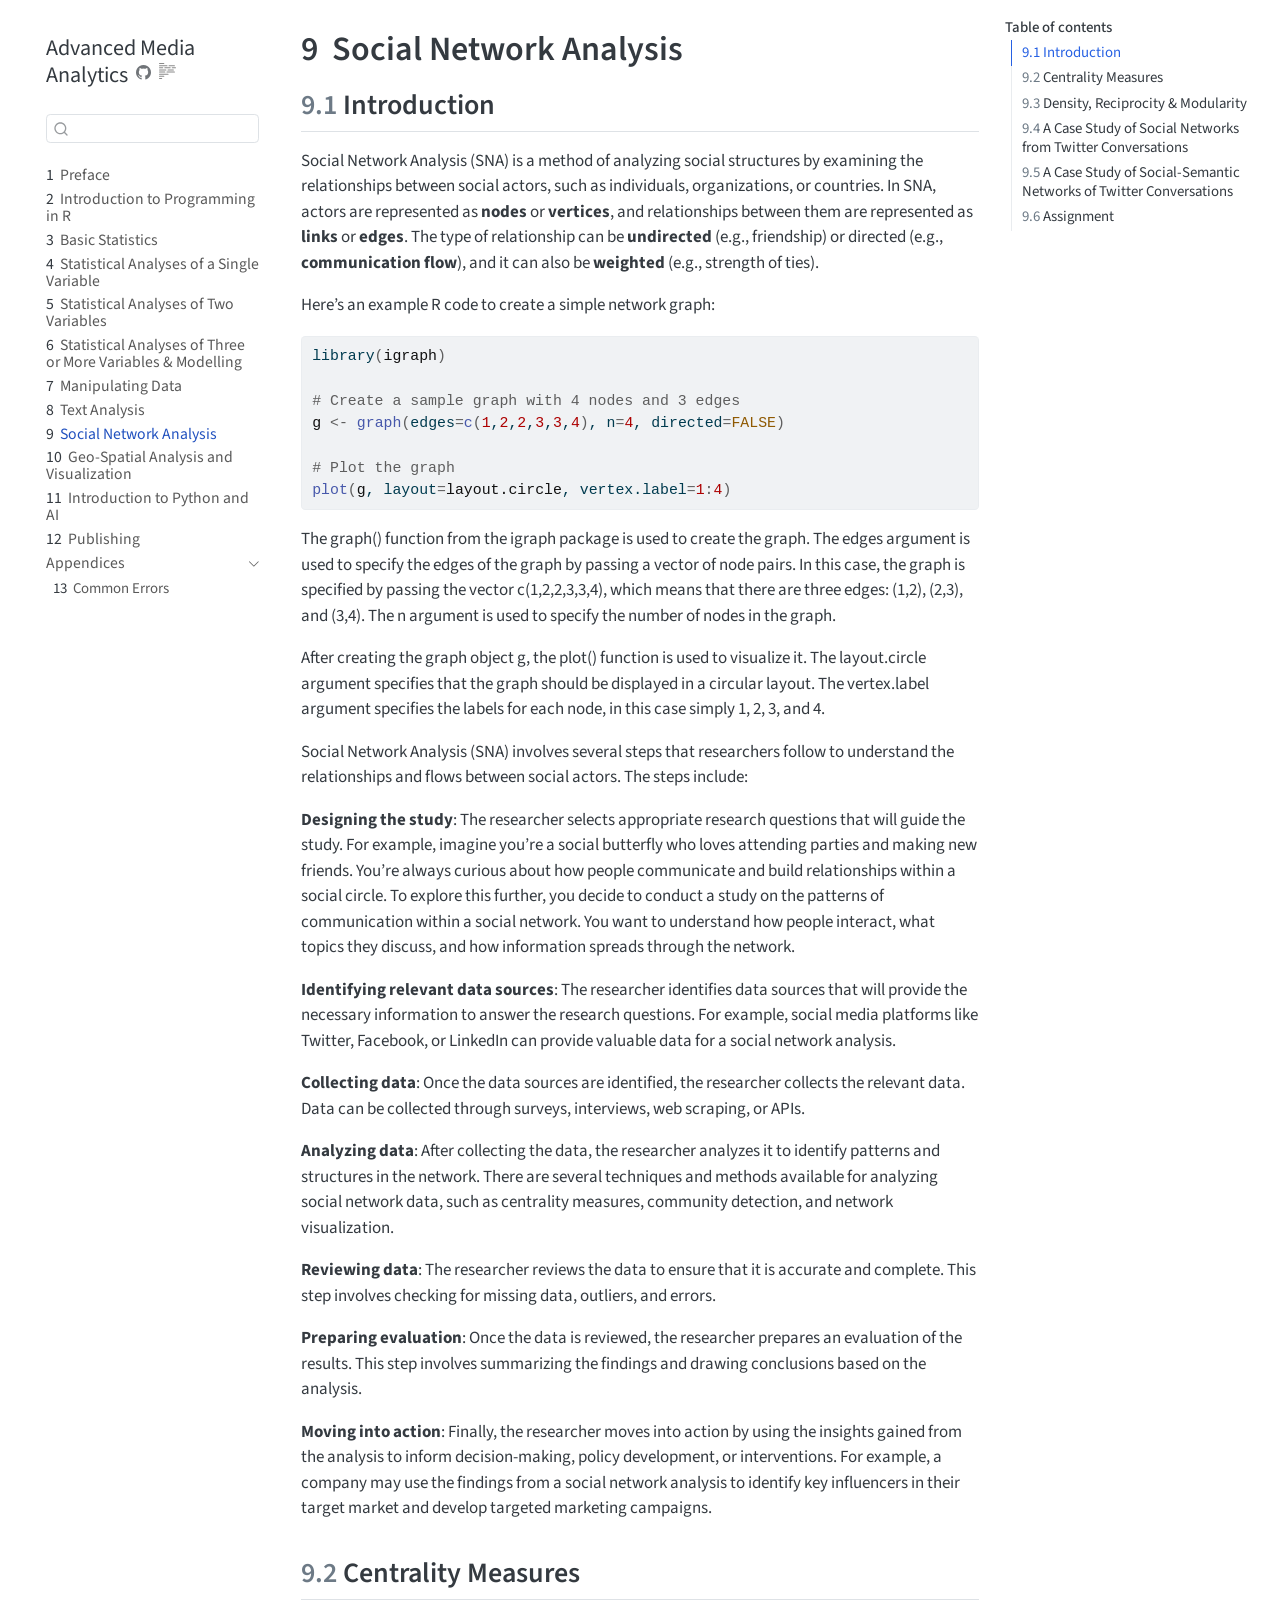
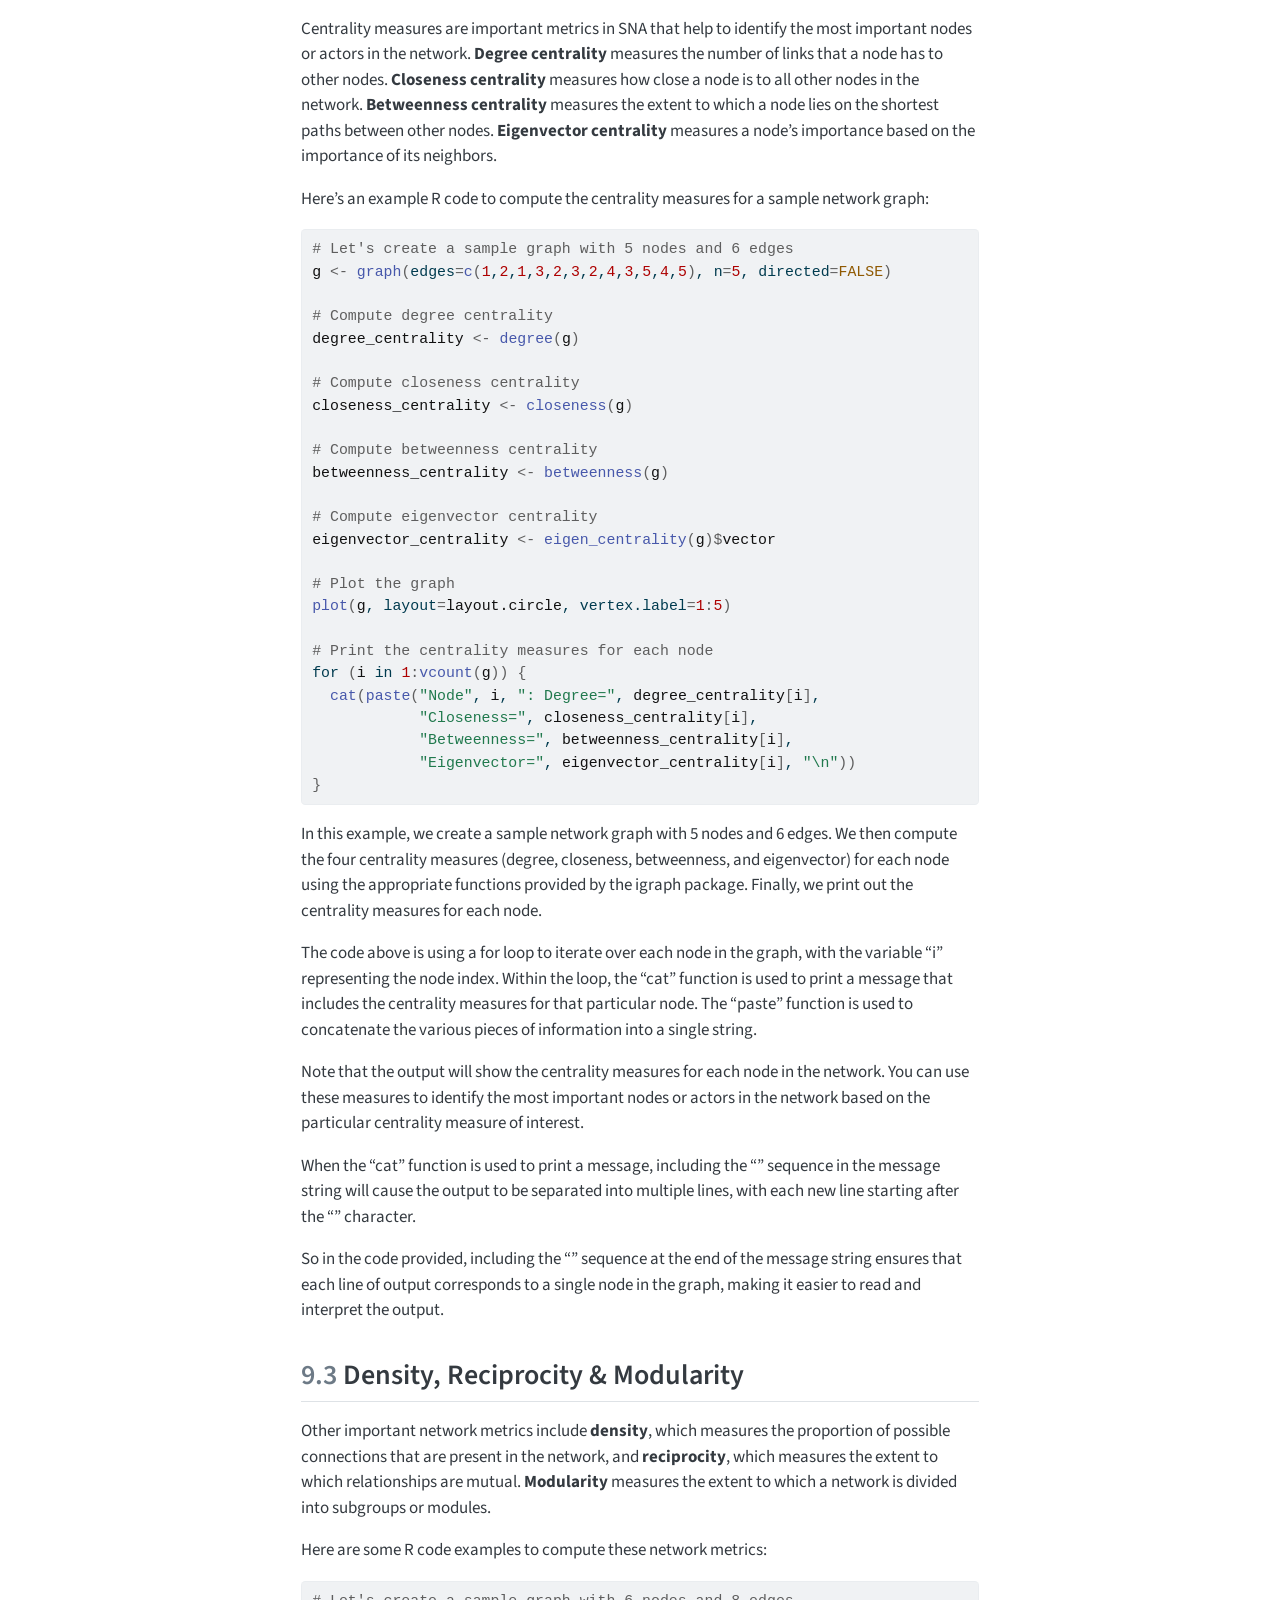
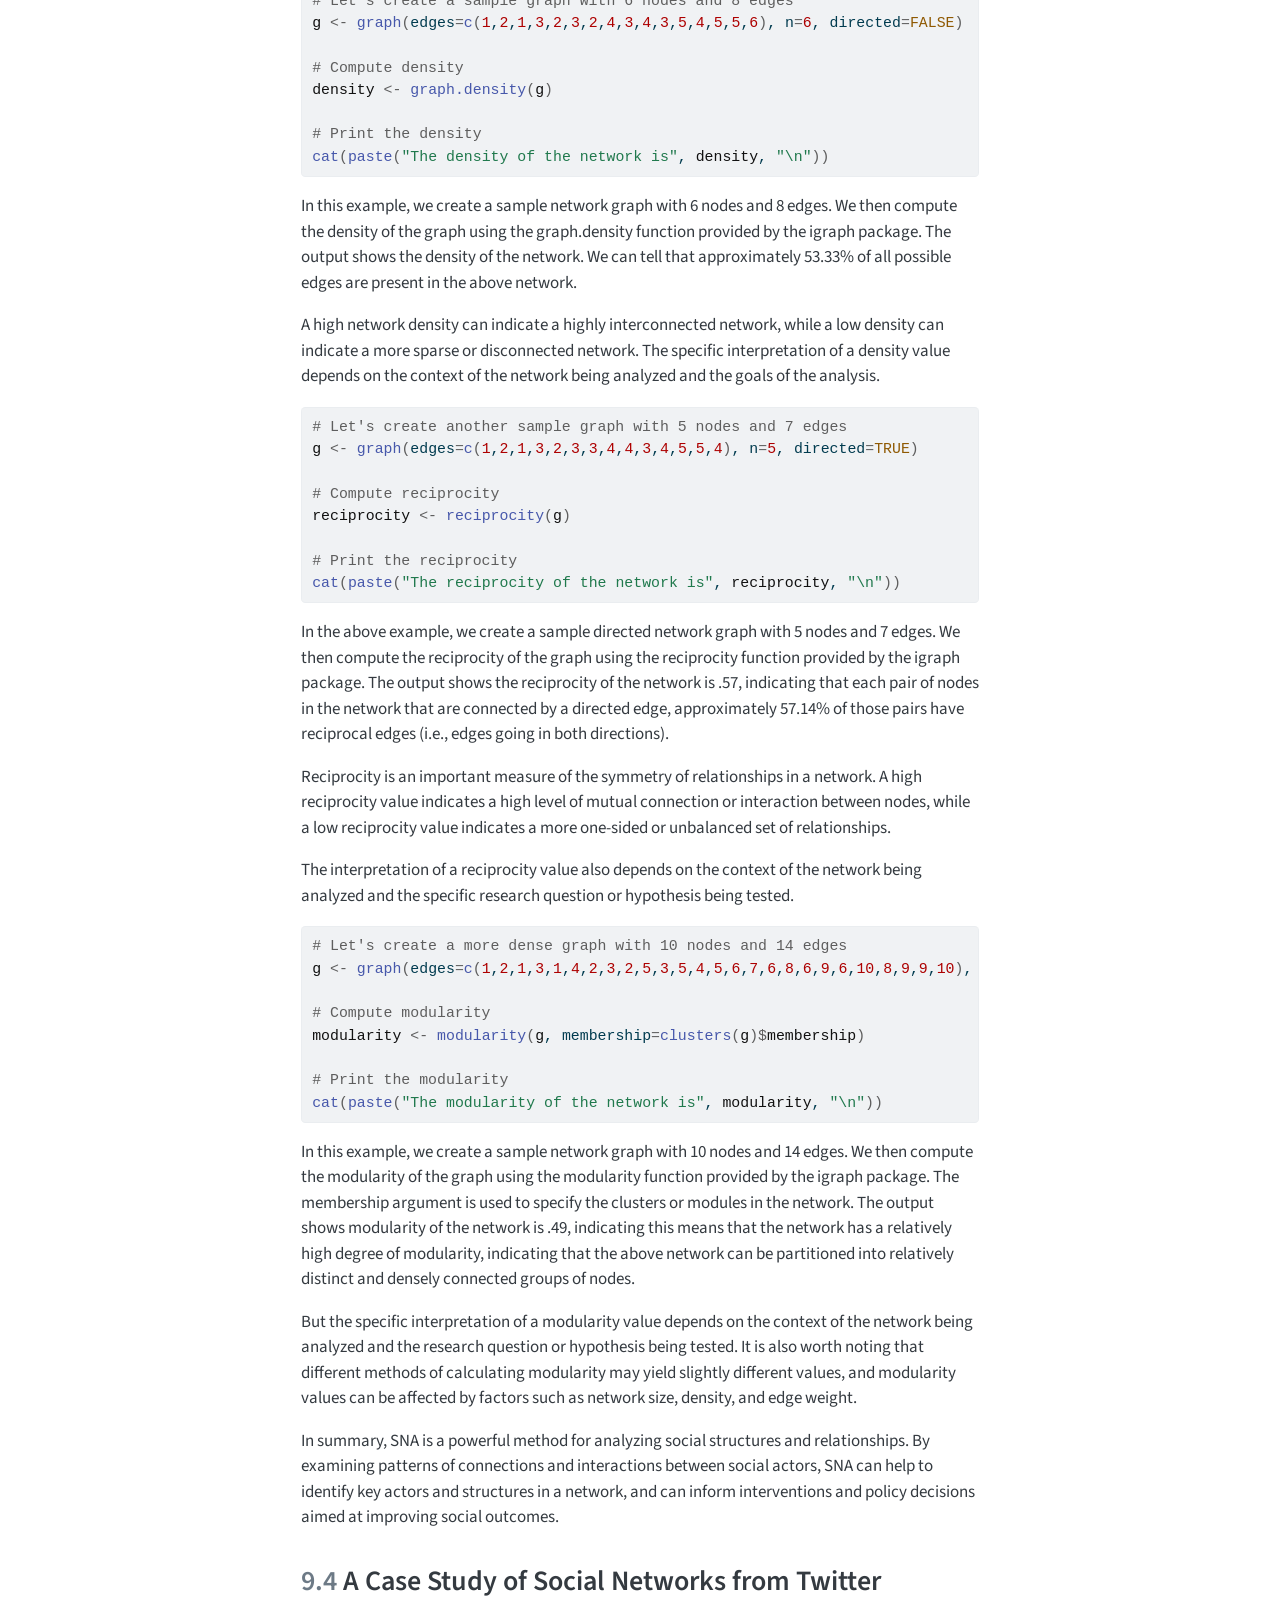
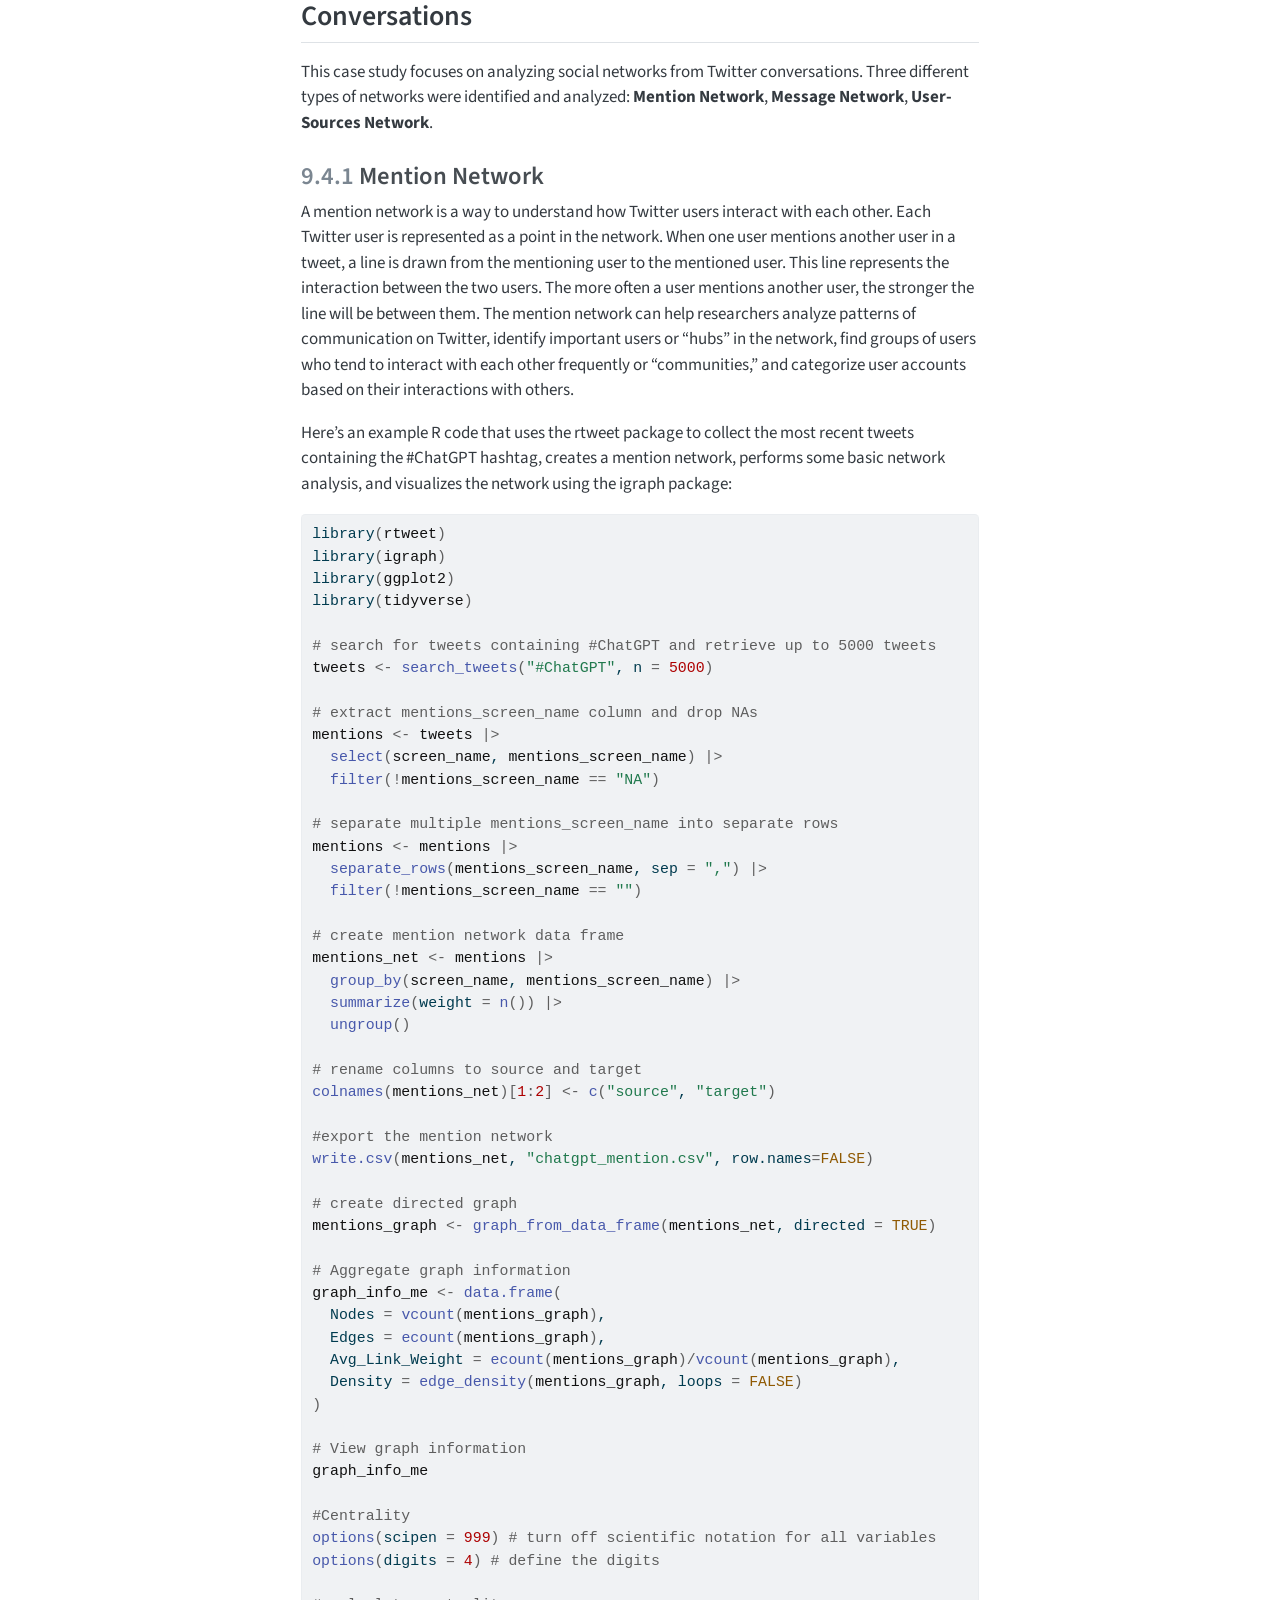
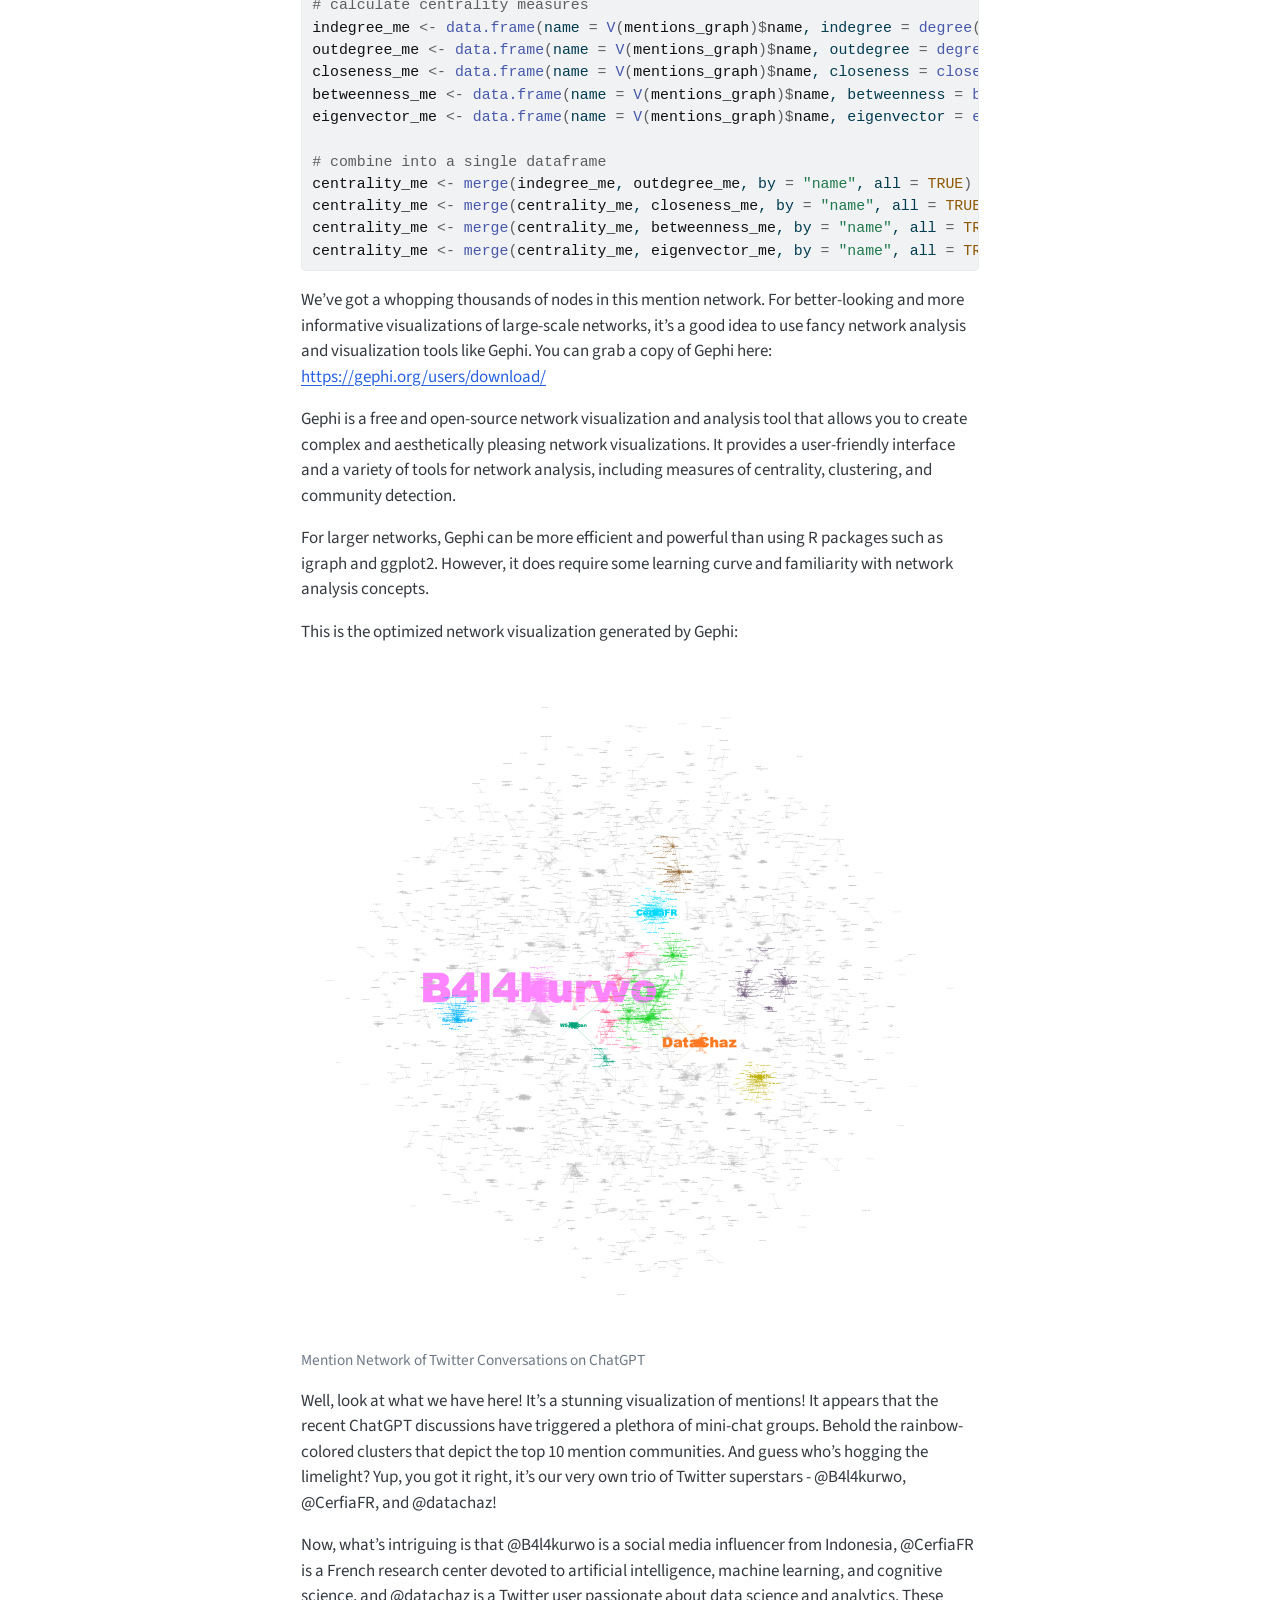
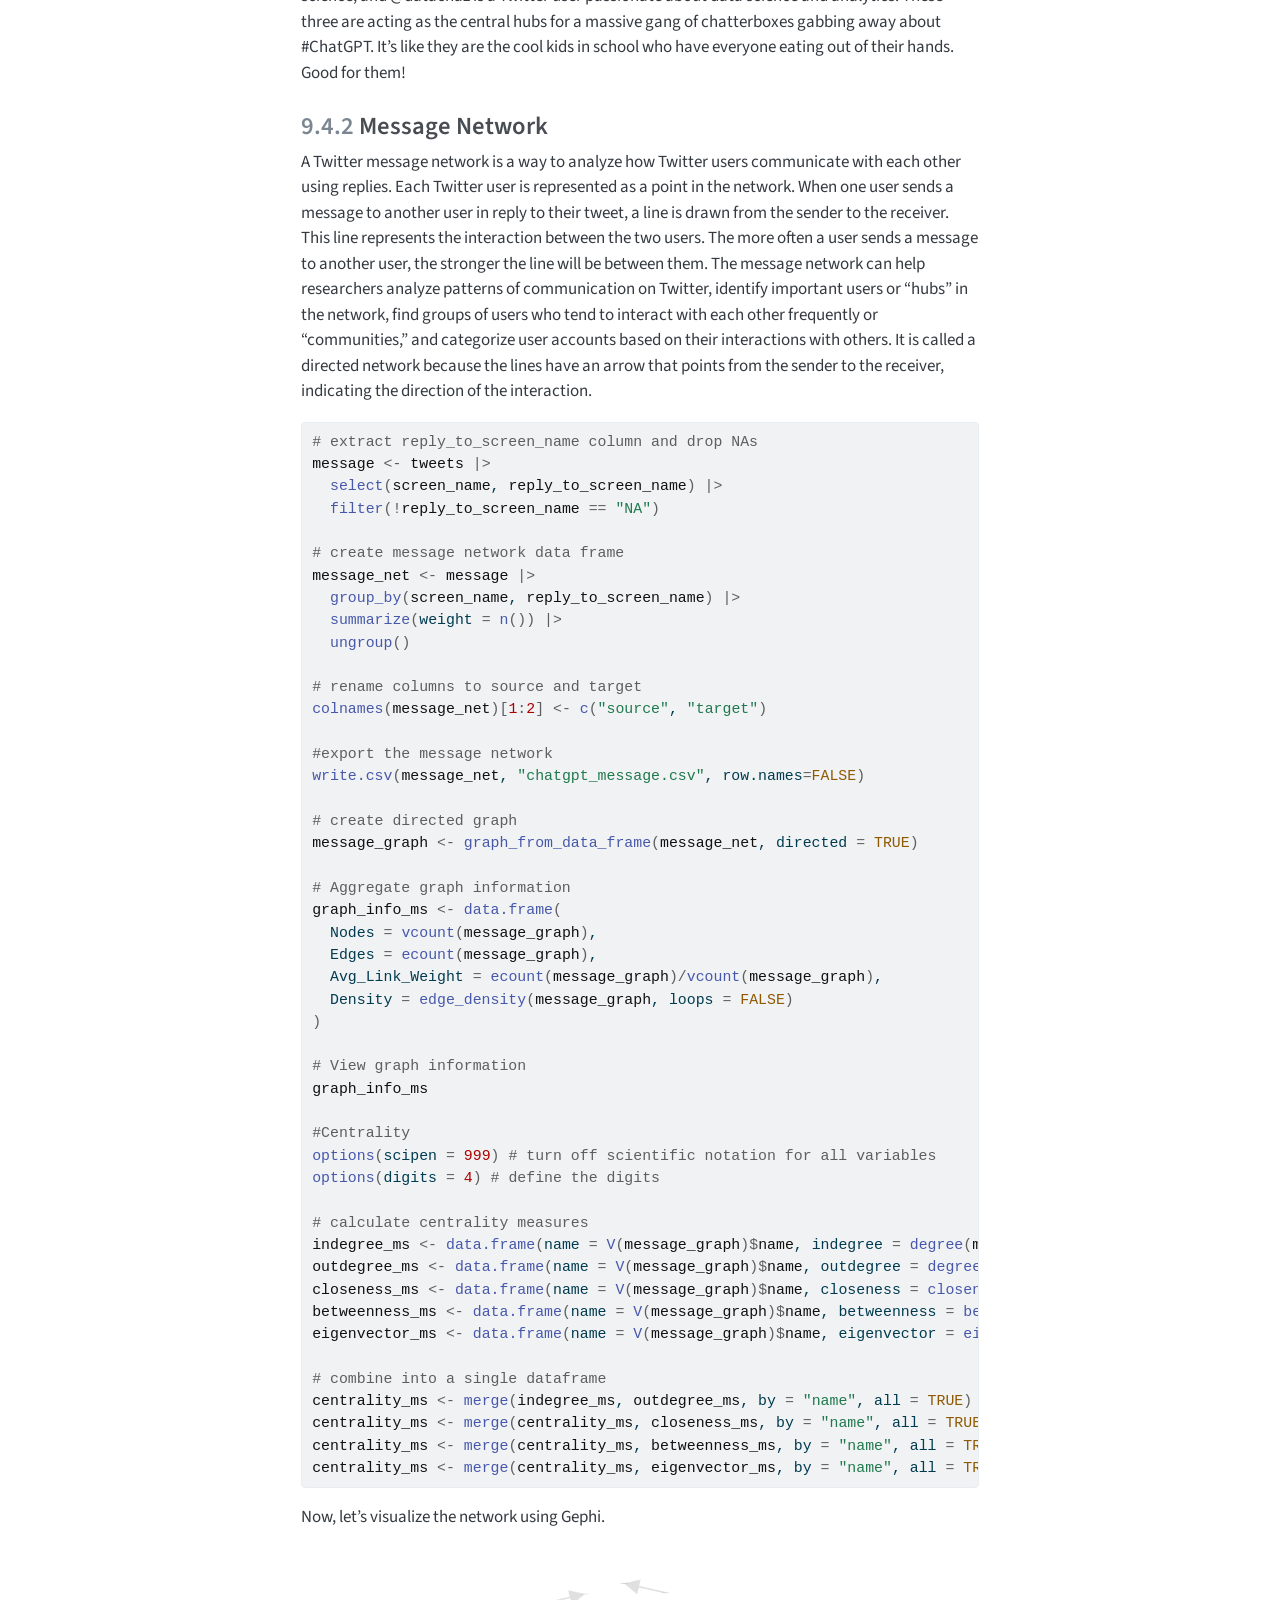
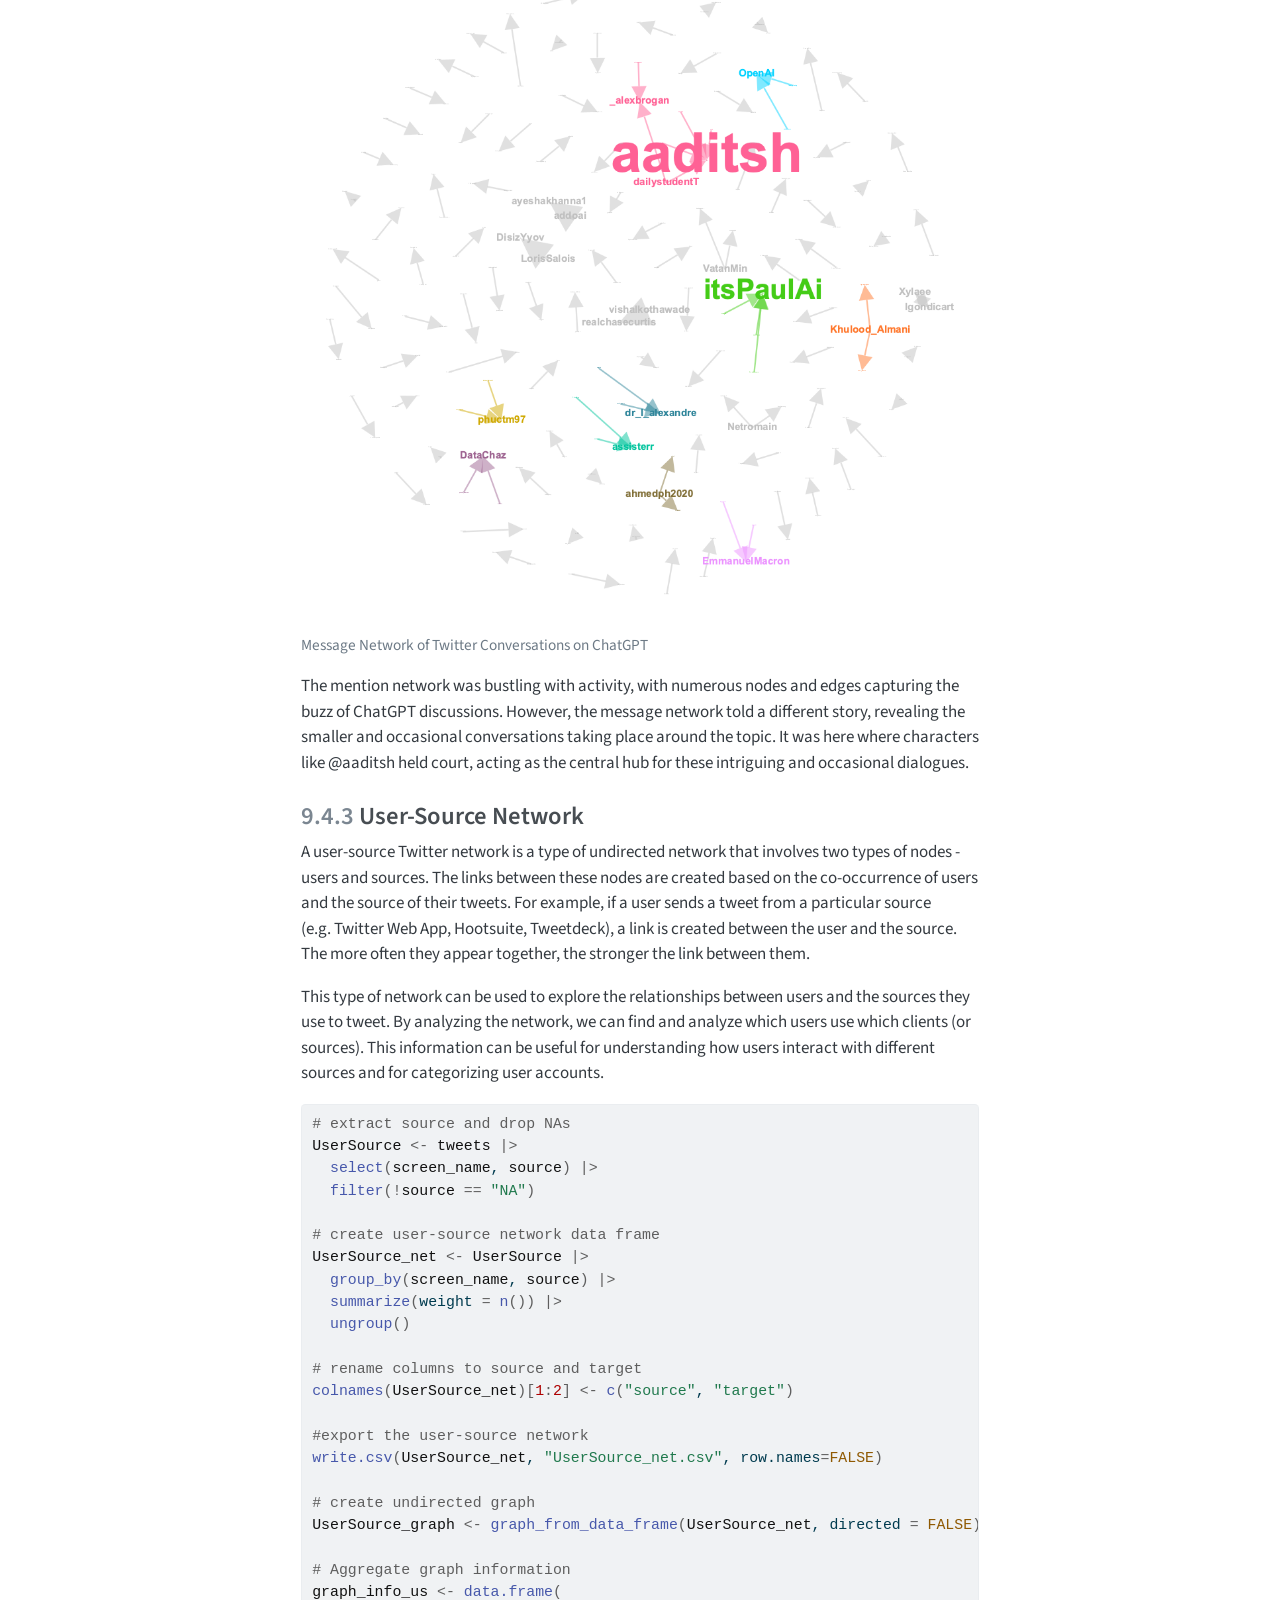
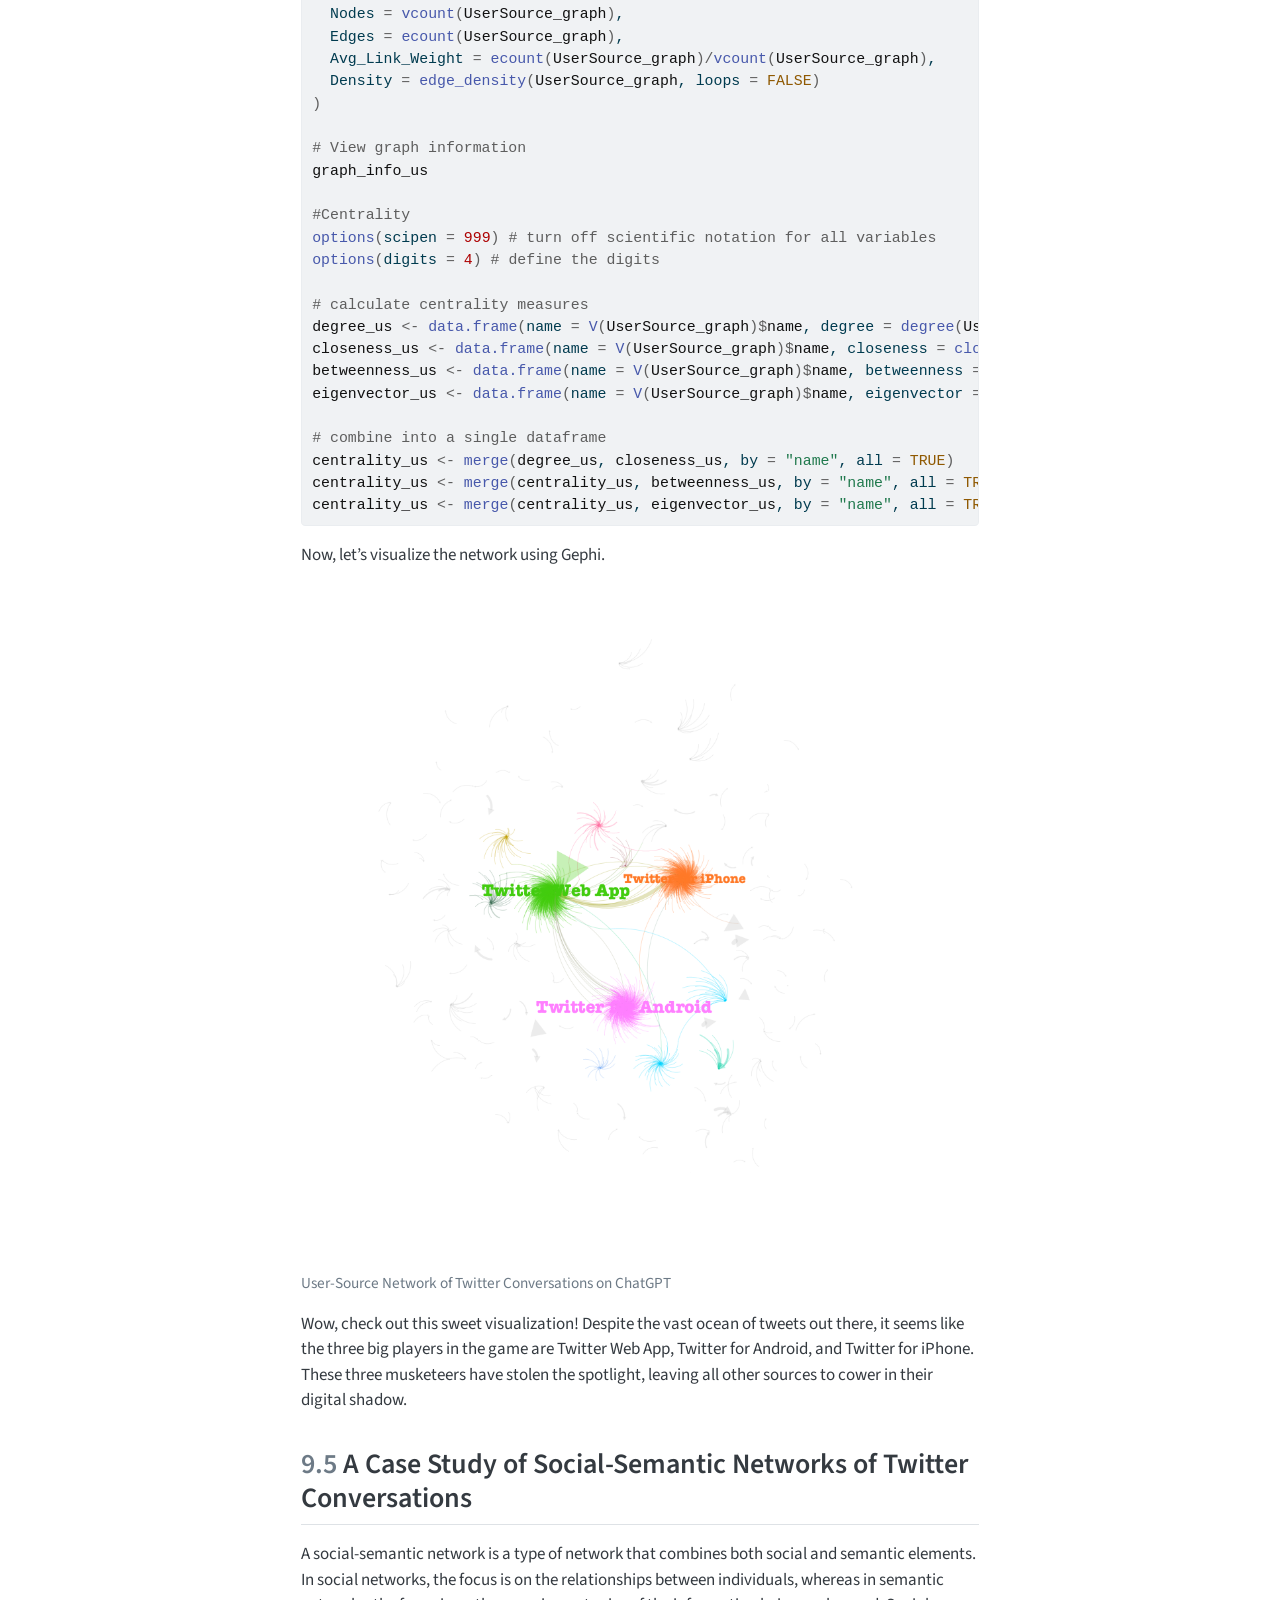
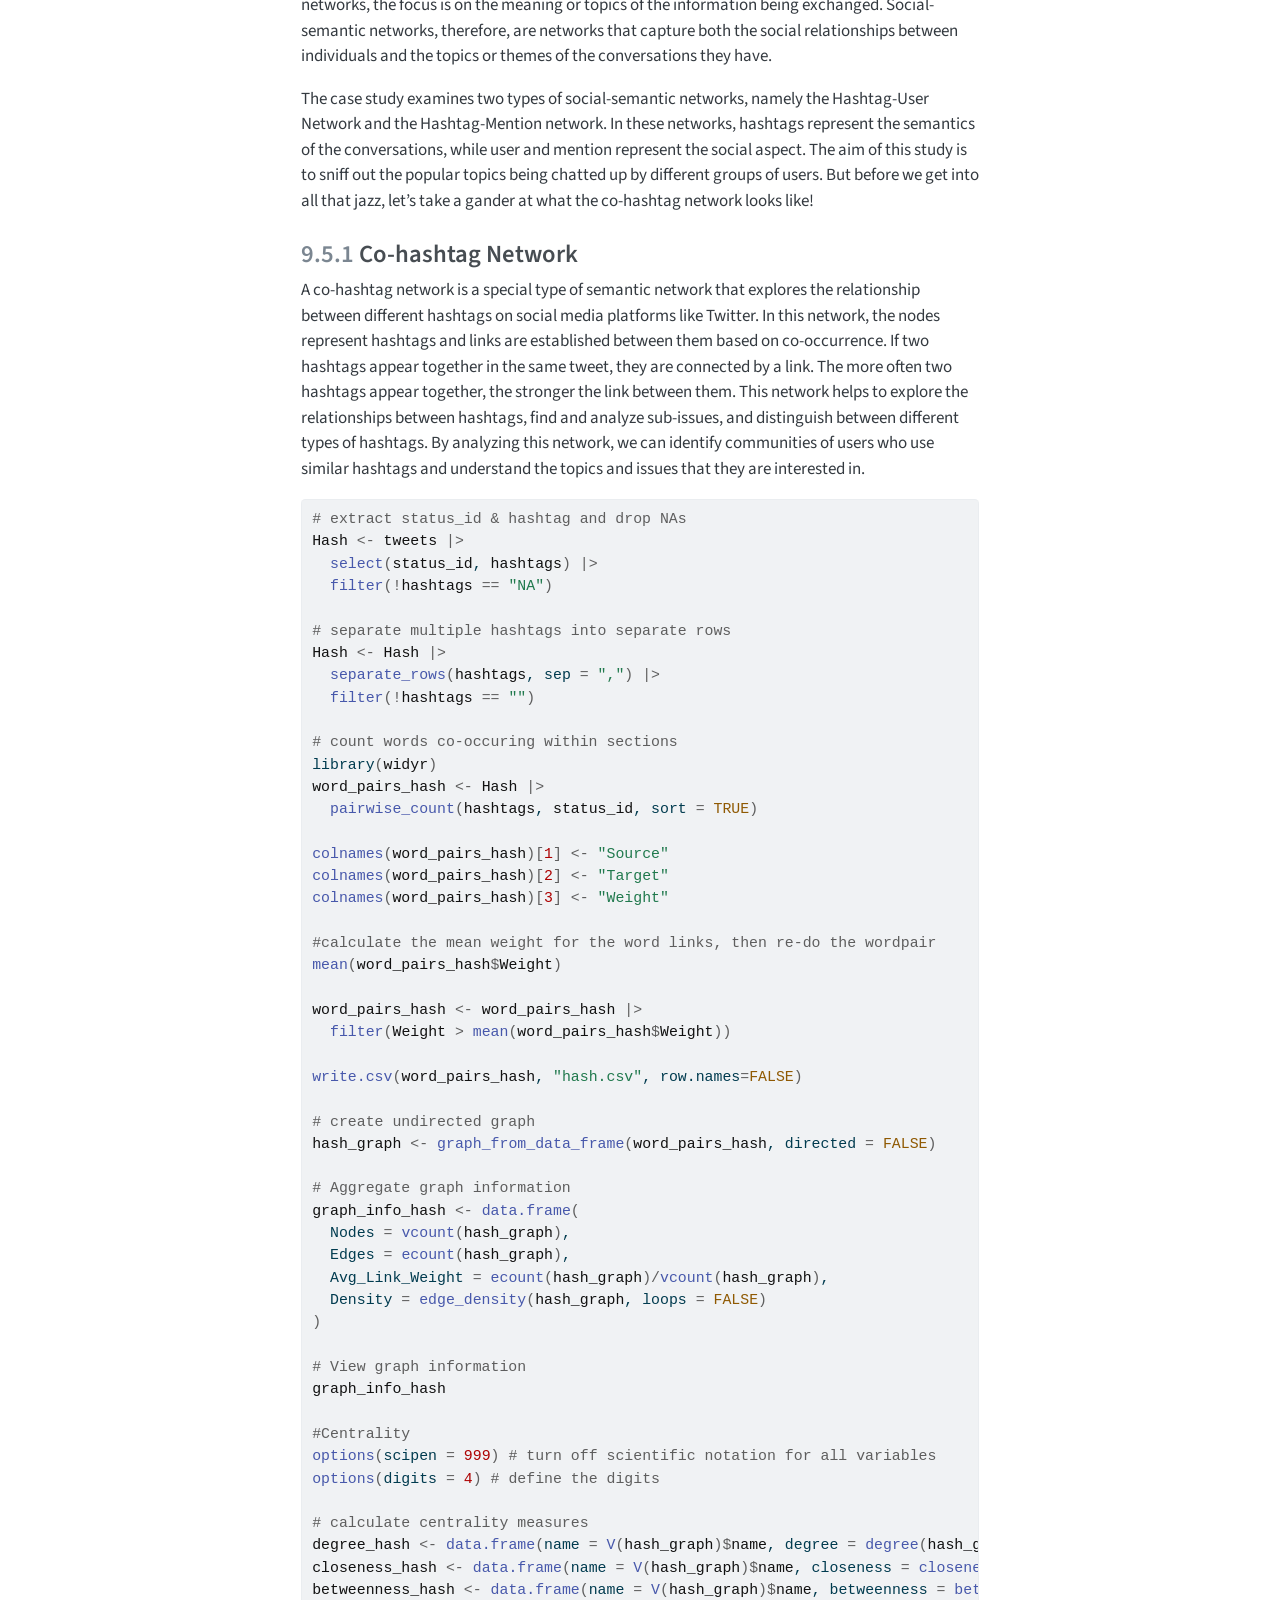
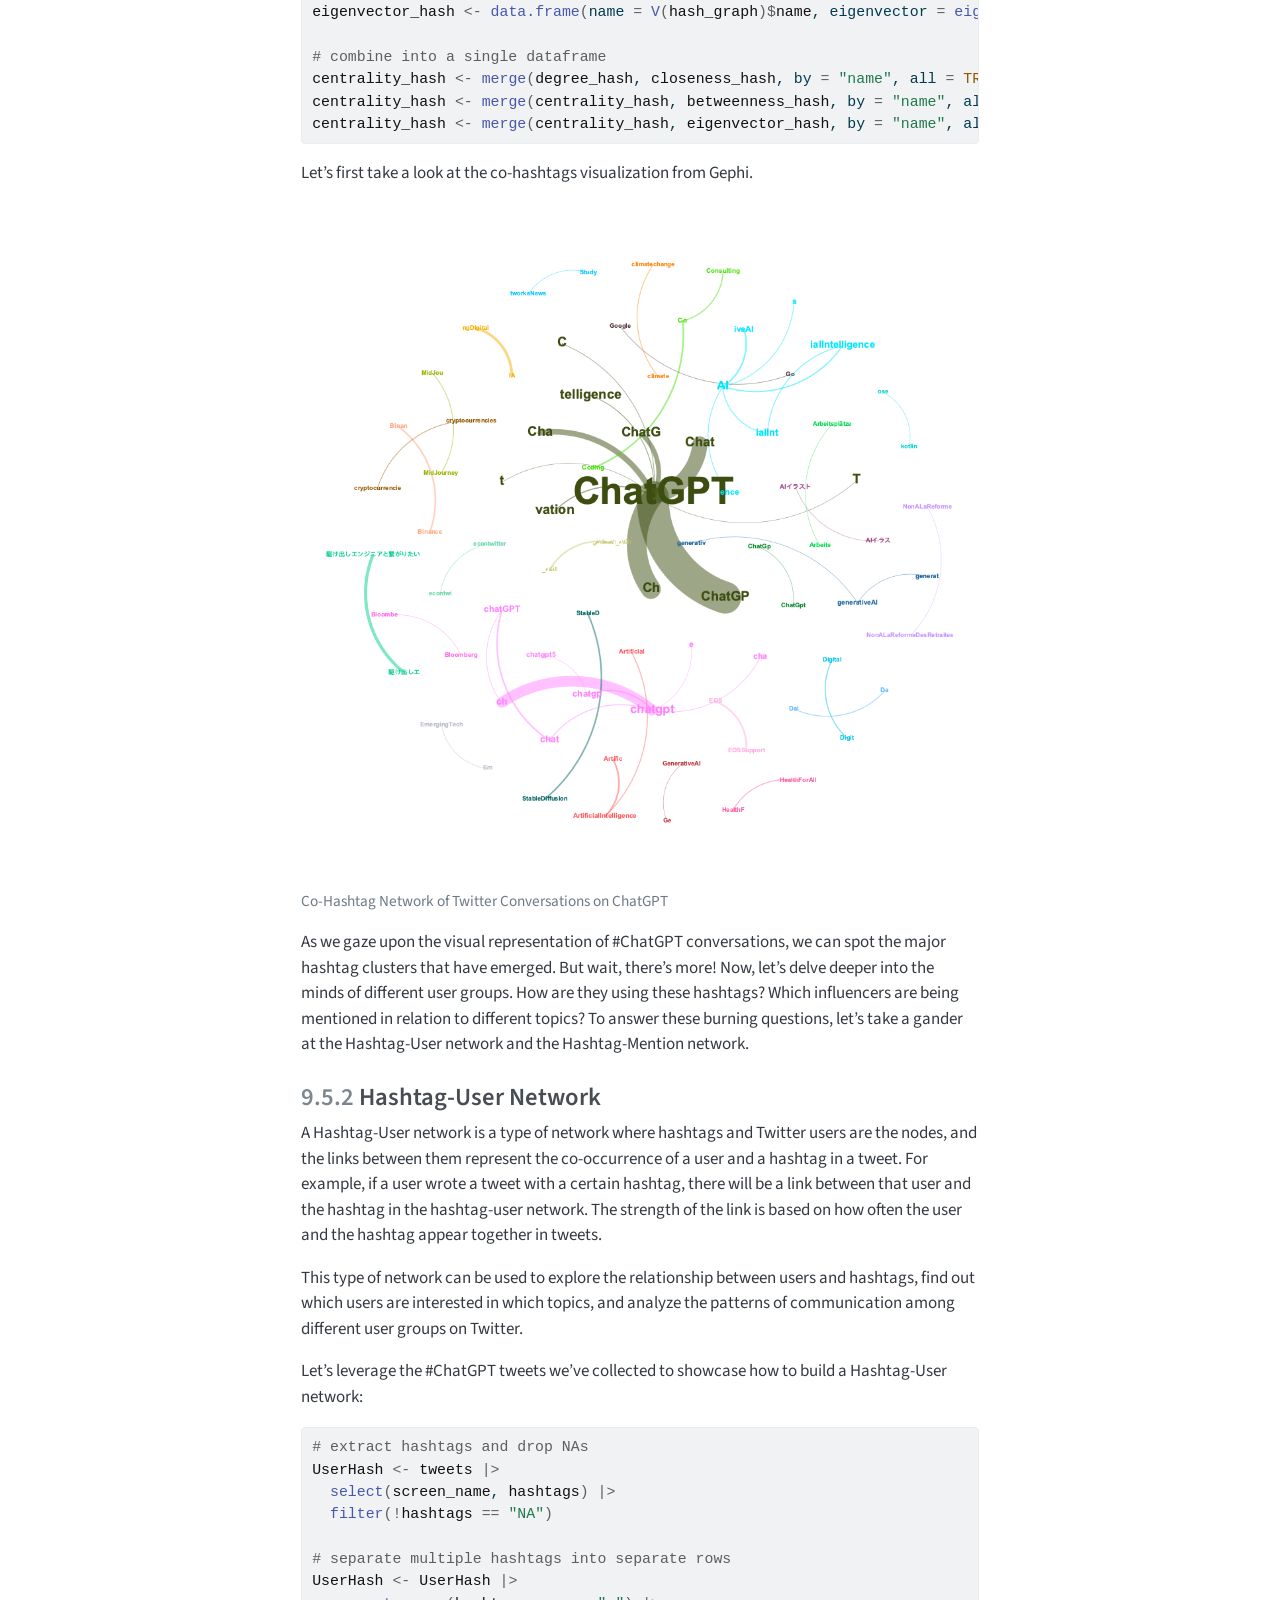
<file: docs/network_analysis.html>
<!DOCTYPE html>
<html xmlns="http://www.w3.org/1999/xhtml" lang="en" xml:lang="en"><head>
<meta http-equiv="Content-Type" content="text/html; charset=UTF-8">
<meta charset="utf-8">
<meta name="generator" content="quarto-1.4.553">
<meta name="viewport" content="width=device-width, initial-scale=1.0, user-scalable=yes">
<meta name="author" content="Jenny Jiang &amp; Brian Walsh &amp; Claude Code">
<title>Advanced Media Analytics - 9&nbsp; Social Network Analysis</title>
<style>
code{white-space: pre-wrap;}
span.smallcaps{font-variant: small-caps;}
div.columns{display: flex; gap: min(4vw, 1.5em);}
div.column{flex: auto; overflow-x: auto;}
div.hanging-indent{margin-left: 1.5em; text-indent: -1.5em;}
ul.task-list{list-style: none;}
ul.task-list li input[type="checkbox"] {
  width: 0.8em;
  margin: 0 0.8em 0.2em -1em; /* quarto-specific, see https://github.com/quarto-dev/quarto-cli/issues/4556 */ 
  vertical-align: middle;
}
/* CSS for syntax highlighting */
pre > code.sourceCode { white-space: pre; position: relative; }
pre > code.sourceCode > span { line-height: 1.25; }
pre > code.sourceCode > span:empty { height: 1.2em; }
.sourceCode { overflow: visible; }
code.sourceCode > span { color: inherit; text-decoration: inherit; }
div.sourceCode { margin: 1em 0; }
pre.sourceCode { margin: 0; }
@media screen {
div.sourceCode { overflow: auto; }
}
@media print {
pre > code.sourceCode { white-space: pre-wrap; }
pre > code.sourceCode > span { text-indent: -5em; padding-left: 5em; }
}
pre.numberSource code
  { counter-reset: source-line 0; }
pre.numberSource code > span
  { position: relative; left: -4em; counter-increment: source-line; }
pre.numberSource code > span > a:first-child::before
  { content: counter(source-line);
    position: relative; left: -1em; text-align: right; vertical-align: baseline;
    border: none; display: inline-block;
    -webkit-touch-callout: none; -webkit-user-select: none;
    -khtml-user-select: none; -moz-user-select: none;
    -ms-user-select: none; user-select: none;
    padding: 0 4px; width: 4em;
  }
pre.numberSource { margin-left: 3em;  padding-left: 4px; }
div.sourceCode
  {   }
@media screen {
pre > code.sourceCode > span > a:first-child::before { text-decoration: underline; }
}
</style>

<script src="site_libs/quarto-nav/quarto-nav.js"></script>
<script src="site_libs/quarto-nav/headroom.min.js"></script>
<script src="site_libs/clipboard/clipboard.min.js"></script>
<script src="site_libs/quarto-search/autocomplete.umd.js"></script>
<script src="site_libs/quarto-search/fuse.min.js"></script>
<script src="site_libs/quarto-search/quarto-search.js"></script>
<meta name="quarto:offset" content="./">
<link href="./geo_spatial_analysis.html" rel="next">
<link href="./text_analysis.html" rel="prev">
<script src="site_libs/quarto-html/quarto.js"></script>
<script src="site_libs/quarto-html/popper.min.js"></script>
<script src="site_libs/quarto-html/tippy.umd.min.js"></script>
<script src="site_libs/quarto-html/anchor.min.js"></script>
<link href="site_libs/quarto-html/tippy.css" rel="stylesheet">
<link href="site_libs/quarto-html/quarto-syntax-highlighting.css" rel="stylesheet" id="quarto-text-highlighting-styles">
<script src="site_libs/bootstrap/bootstrap.min.js"></script>
<link href="site_libs/bootstrap/bootstrap-icons.css" rel="stylesheet">
<link href="site_libs/bootstrap/bootstrap.min.css" rel="stylesheet" id="quarto-bootstrap" data-mode="light"><script id="quarto-search-options" type="application/json">{
  "location": "sidebar",
  "copy-button": false,
  "collapse-after": 3,
  "panel-placement": "start",
  "type": "textbox",
  "limit": 50,
  "keyboard-shortcut": [
    "f",
    "/",
    "s"
  ],
  "show-item-context": false,
  "language": {
    "search-no-results-text": "No results",
    "search-matching-documents-text": "matching documents",
    "search-copy-link-title": "Copy link to search",
    "search-hide-matches-text": "Hide additional matches",
    "search-more-match-text": "more match in this document",
    "search-more-matches-text": "more matches in this document",
    "search-clear-button-title": "Clear",
    "search-text-placeholder": "",
    "search-detached-cancel-button-title": "Cancel",
    "search-submit-button-title": "Submit",
    "search-label": "Search"
  }
}</script><link rel="stylesheet" href="style.css">
</head>
<body class="nav-sidebar floating">

<div id="quarto-search-results"></div>
  <header id="quarto-header" class="headroom fixed-top"><nav class="quarto-secondary-nav"><div class="container-fluid d-flex">
      <button type="button" class="quarto-btn-toggle btn" data-bs-toggle="collapse" data-bs-target=".quarto-sidebar-collapse-item" aria-controls="quarto-sidebar" aria-expanded="false" aria-label="Toggle sidebar navigation" onclick="if (window.quartoToggleHeadroom) { window.quartoToggleHeadroom(); }">
        <i class="bi bi-layout-text-sidebar-reverse"></i>
      </button>
        <nav class="quarto-page-breadcrumbs" aria-label="breadcrumb"><ol class="breadcrumb"><li class="breadcrumb-item"><a href="./network_analysis.html"><span class="chapter-number">9</span>&nbsp; <span class="chapter-title">Social Network Analysis</span></a></li></ol></nav>
        <a class="flex-grow-1" role="button" data-bs-toggle="collapse" data-bs-target=".quarto-sidebar-collapse-item" aria-controls="quarto-sidebar" aria-expanded="false" aria-label="Toggle sidebar navigation" onclick="if (window.quartoToggleHeadroom) { window.quartoToggleHeadroom(); }">      
        </a>
      <button type="button" class="btn quarto-search-button" aria-label="" onclick="window.quartoOpenSearch();">
        <i class="bi bi-search"></i>
      </button>
    </div>
  </nav></header><!-- content --><div id="quarto-content" class="quarto-container page-columns page-rows-contents page-layout-article">
<!-- sidebar -->
  <nav id="quarto-sidebar" class="sidebar collapse collapse-horizontal quarto-sidebar-collapse-item sidebar-navigation floating overflow-auto"><div class="pt-lg-2 mt-2 text-left sidebar-header">
    <div class="sidebar-title mb-0 py-0">
      <a href="./">Advanced Media Analytics</a> 
        <div class="sidebar-tools-main">
    <a href="https://github.com/bwalsh5/advanced-media-analytics/" title="Source Code" class="quarto-navigation-tool px-1" aria-label="Source Code"><i class="bi bi-github"></i></a>
  <a href="" class="quarto-reader-toggle quarto-navigation-tool px-1" onclick="window.quartoToggleReader(); return false;" title="Toggle reader mode">
  <div class="quarto-reader-toggle-btn">
  <i class="bi"></i>
  </div>
</a>
</div>
    </div>
      </div>
        <div class="mt-2 flex-shrink-0 align-items-center">
        <div class="sidebar-search">
        <div id="quarto-search" class="" title="Search"></div>
        </div>
        </div>
    <div class="sidebar-menu-container"> 
    <ul class="list-unstyled mt-1">
<li class="sidebar-item">
  <div class="sidebar-item-container"> 
  <a href="./index.html" class="sidebar-item-text sidebar-link">
 <span class="menu-text"><span class="chapter-number">1</span>&nbsp; <span class="chapter-title">Preface</span></span></a>
  </div>
</li>
        <li class="sidebar-item">
  <div class="sidebar-item-container"> 
  <a href="./intro.html" class="sidebar-item-text sidebar-link">
 <span class="menu-text"><span class="chapter-number">2</span>&nbsp; <span class="chapter-title">Introduction to Programming in R</span></span></a>
  </div>
</li>
        <li class="sidebar-item">
  <div class="sidebar-item-container"> 
  <a href="./basic_statistics.html" class="sidebar-item-text sidebar-link">
 <span class="menu-text"><span class="chapter-number">3</span>&nbsp; <span class="chapter-title">Basic Statistics</span></span></a>
  </div>
</li>
        <li class="sidebar-item">
  <div class="sidebar-item-container"> 
  <a href="./statistical_analysis_single.html" class="sidebar-item-text sidebar-link">
 <span class="menu-text"><span class="chapter-number">4</span>&nbsp; <span class="chapter-title">Statistical Analyses of a Single Variable</span></span></a>
  </div>
</li>
        <li class="sidebar-item">
  <div class="sidebar-item-container"> 
  <a href="./statistical_analysis_two.html" class="sidebar-item-text sidebar-link">
 <span class="menu-text"><span class="chapter-number">5</span>&nbsp; <span class="chapter-title">Statistical Analyses of Two Variables</span></span></a>
  </div>
</li>
        <li class="sidebar-item">
  <div class="sidebar-item-container"> 
  <a href="./statistical_analysis_multi.html" class="sidebar-item-text sidebar-link">
 <span class="menu-text"><span class="chapter-number">6</span>&nbsp; <span class="chapter-title">Statistical Analyses of Three or More Variables &amp; Modelling</span></span></a>
  </div>
</li>
        <li class="sidebar-item">
  <div class="sidebar-item-container"> 
  <a href="./manipulating_data.html" class="sidebar-item-text sidebar-link">
 <span class="menu-text"><span class="chapter-number">7</span>&nbsp; <span class="chapter-title">Manipulating Data</span></span></a>
  </div>
</li>
        <li class="sidebar-item">
  <div class="sidebar-item-container"> 
  <a href="./text_analysis.html" class="sidebar-item-text sidebar-link">
 <span class="menu-text"><span class="chapter-number">8</span>&nbsp; <span class="chapter-title">Text Analysis</span></span></a>
  </div>
</li>
        <li class="sidebar-item">
  <div class="sidebar-item-container"> 
  <a href="./network_analysis.html" class="sidebar-item-text sidebar-link active">
 <span class="menu-text"><span class="chapter-number">9</span>&nbsp; <span class="chapter-title">Social Network Analysis</span></span></a>
  </div>
</li>
        <li class="sidebar-item">
  <div class="sidebar-item-container"> 
  <a href="./geo_spatial_analysis.html" class="sidebar-item-text sidebar-link">
 <span class="menu-text"><span class="chapter-number">10</span>&nbsp; <span class="chapter-title">Geo-Spatial Analysis and Visualization</span></span></a>
  </div>
</li>
        <li class="sidebar-item">
  <div class="sidebar-item-container"> 
  <a href="./python_ai_intro.html" class="sidebar-item-text sidebar-link">
 <span class="menu-text"><span class="chapter-number">11</span>&nbsp; <span class="chapter-title">Introduction to Python and AI</span></span></a>
  </div>
</li>
        <li class="sidebar-item">
  <div class="sidebar-item-container"> 
  <a href="./publishing.html" class="sidebar-item-text sidebar-link">
 <span class="menu-text"><span class="chapter-number">12</span>&nbsp; <span class="chapter-title">Publishing</span></span></a>
  </div>
</li>
        <li class="sidebar-item sidebar-item-section">
      <div class="sidebar-item-container"> 
            <a class="sidebar-item-text sidebar-link text-start" data-bs-toggle="collapse" data-bs-target="#quarto-sidebar-section-1" aria-expanded="true">
 <span class="menu-text">Appendices</span></a>
          <a class="sidebar-item-toggle text-start" data-bs-toggle="collapse" data-bs-target="#quarto-sidebar-section-1" aria-expanded="true" aria-label="Toggle section">
            <i class="bi bi-chevron-right ms-2"></i>
          </a> 
      </div>
      <ul id="quarto-sidebar-section-1" class="collapse list-unstyled sidebar-section depth1 show">
<li class="sidebar-item">
  <div class="sidebar-item-container"> 
  <a href="./common_errors.html" class="sidebar-item-text sidebar-link">
 <span class="menu-text"><span class="chapter-number">13</span>&nbsp; <span class="chapter-title">Common Errors</span></span></a>
  </div>
</li>
      </ul>
</li>
    </ul>
</div>
</nav><div id="quarto-sidebar-glass" class="quarto-sidebar-collapse-item" data-bs-toggle="collapse" data-bs-target=".quarto-sidebar-collapse-item"></div>
<!-- margin-sidebar -->
    <div id="quarto-margin-sidebar" class="sidebar margin-sidebar">
        <nav id="TOC" role="doc-toc" class="toc-active"><h2 id="toc-title">Table of contents</h2>
   
  <ul>
<li><a href="#introduction" id="toc-introduction" class="nav-link active" data-scroll-target="#introduction"><span class="header-section-number">9.1</span> Introduction</a></li>
  <li><a href="#centrality-measures" id="toc-centrality-measures" class="nav-link" data-scroll-target="#centrality-measures"><span class="header-section-number">9.2</span> Centrality Measures</a></li>
  <li><a href="#density-reciprocity-modularity" id="toc-density-reciprocity-modularity" class="nav-link" data-scroll-target="#density-reciprocity-modularity"><span class="header-section-number">9.3</span> Density, Reciprocity &amp; Modularity</a></li>
  <li>
<a href="#a-case-study-of-social-networks-from-twitter-conversations" id="toc-a-case-study-of-social-networks-from-twitter-conversations" class="nav-link" data-scroll-target="#a-case-study-of-social-networks-from-twitter-conversations"><span class="header-section-number">9.4</span> A Case Study of Social Networks from Twitter Conversations</a>
  <ul class="collapse">
<li><a href="#mention-network" id="toc-mention-network" class="nav-link" data-scroll-target="#mention-network"><span class="header-section-number">9.4.1</span> Mention Network</a></li>
  <li><a href="#message-network" id="toc-message-network" class="nav-link" data-scroll-target="#message-network"><span class="header-section-number">9.4.2</span> Message Network</a></li>
  <li><a href="#user-source-network" id="toc-user-source-network" class="nav-link" data-scroll-target="#user-source-network"><span class="header-section-number">9.4.3</span> User-Source Network</a></li>
  </ul>
</li>
  <li>
<a href="#a-case-study-of-social-semantic-networks-of-twitter-conversations" id="toc-a-case-study-of-social-semantic-networks-of-twitter-conversations" class="nav-link" data-scroll-target="#a-case-study-of-social-semantic-networks-of-twitter-conversations"><span class="header-section-number">9.5</span> A Case Study of Social-Semantic Networks of Twitter Conversations</a>
  <ul class="collapse">
<li><a href="#co-hashtag-network" id="toc-co-hashtag-network" class="nav-link" data-scroll-target="#co-hashtag-network"><span class="header-section-number">9.5.1</span> Co-hashtag Network</a></li>
  <li><a href="#hashtag-user-network" id="toc-hashtag-user-network" class="nav-link" data-scroll-target="#hashtag-user-network"><span class="header-section-number">9.5.2</span> Hashtag-User Network</a></li>
  <li><a href="#hashtag-mention-network" id="toc-hashtag-mention-network" class="nav-link" data-scroll-target="#hashtag-mention-network"><span class="header-section-number">9.5.3</span> Hashtag-Mention Network</a></li>
  </ul>
</li>
  <li><a href="#assignment" id="toc-assignment" class="nav-link" data-scroll-target="#assignment"><span class="header-section-number">9.6</span> Assignment</a></li>
  </ul></nav>
    </div>
<!-- main -->
<main class="content" id="quarto-document-content"><header id="title-block-header" class="quarto-title-block default"><div class="quarto-title">
<h1 class="title">
<span class="chapter-number">9</span>&nbsp; <span class="chapter-title">Social Network Analysis</span>
</h1>
</div>



<div class="quarto-title-meta">

    
  
    
  </div>
  


</header><section id="introduction" class="level2" data-number="9.1"><h2 data-number="9.1" class="anchored" data-anchor-id="introduction">
<span class="header-section-number">9.1</span> Introduction</h2>
<p>Social Network Analysis (SNA) is a method of analyzing social structures by examining the relationships between social actors, such as individuals, organizations, or countries. In SNA, actors are represented as <strong>nodes</strong> or <strong>vertices</strong>, and relationships between them are represented as <strong>links</strong> or <strong>edges</strong>. The type of relationship can be <strong>undirected</strong> (e.g., friendship) or directed (e.g., <strong>communication flow</strong>), and it can also be <strong>weighted</strong> (e.g., strength of ties).</p>
<p>Here’s an example R code to create a simple network graph:</p>
<div class="cell">
<div class="sourceCode" id="cb1"><pre class="downlit sourceCode r code-with-copy"><code class="sourceCode R"><span><span class="kw"><a href="https://rdrr.io/r/base/library.html">library</a></span><span class="op">(</span><span class="va"><a href="https://r.igraph.org/">igraph</a></span><span class="op">)</span></span>
<span></span>
<span><span class="co"># Create a sample graph with 4 nodes and 3 edges</span></span>
<span><span class="va">g</span> <span class="op">&lt;-</span> <span class="fu"><a href="https://r.igraph.org/reference/graph.html">graph</a></span><span class="op">(</span>edges<span class="op">=</span><span class="fu"><a href="https://rdrr.io/r/base/c.html">c</a></span><span class="op">(</span><span class="fl">1</span>,<span class="fl">2</span>,<span class="fl">2</span>,<span class="fl">3</span>,<span class="fl">3</span>,<span class="fl">4</span><span class="op">)</span>, n<span class="op">=</span><span class="fl">4</span>, directed<span class="op">=</span><span class="cn">FALSE</span><span class="op">)</span></span>
<span></span>
<span><span class="co"># Plot the graph</span></span>
<span><span class="fu"><a href="https://rdrr.io/r/graphics/plot.default.html">plot</a></span><span class="op">(</span><span class="va">g</span>, layout<span class="op">=</span><span class="va">layout.circle</span>, vertex.label<span class="op">=</span><span class="fl">1</span><span class="op">:</span><span class="fl">4</span><span class="op">)</span></span></code><button title="Copy to Clipboard" class="code-copy-button"><i class="bi"></i></button></pre></div>
</div>
<p>The graph() function from the igraph package is used to create the graph. The edges argument is used to specify the edges of the graph by passing a vector of node pairs. In this case, the graph is specified by passing the vector c(1,2,2,3,3,4), which means that there are three edges: (1,2), (2,3), and (3,4). The n argument is used to specify the number of nodes in the graph.</p>
<p>After creating the graph object g, the plot() function is used to visualize it. The layout.circle argument specifies that the graph should be displayed in a circular layout. The vertex.label argument specifies the labels for each node, in this case simply 1, 2, 3, and 4.</p>
<p>Social Network Analysis (SNA) involves several steps that researchers follow to understand the relationships and flows between social actors. The steps include:</p>
<p><strong>Designing the study</strong>: The researcher selects appropriate research questions that will guide the study. For example, imagine you’re a social butterfly who loves attending parties and making new friends. You’re always curious about how people communicate and build relationships within a social circle. To explore this further, you decide to conduct a study on the patterns of communication within a social network. You want to understand how people interact, what topics they discuss, and how information spreads through the network.</p>
<p><strong>Identifying relevant data sources</strong>: The researcher identifies data sources that will provide the necessary information to answer the research questions. For example, social media platforms like Twitter, Facebook, or LinkedIn can provide valuable data for a social network analysis.</p>
<p><strong>Collecting data</strong>: Once the data sources are identified, the researcher collects the relevant data. Data can be collected through surveys, interviews, web scraping, or APIs.</p>
<p><strong>Analyzing data</strong>: After collecting the data, the researcher analyzes it to identify patterns and structures in the network. There are several techniques and methods available for analyzing social network data, such as centrality measures, community detection, and network visualization.</p>
<p><strong>Reviewing data</strong>: The researcher reviews the data to ensure that it is accurate and complete. This step involves checking for missing data, outliers, and errors.</p>
<p><strong>Preparing evaluation</strong>: Once the data is reviewed, the researcher prepares an evaluation of the results. This step involves summarizing the findings and drawing conclusions based on the analysis.</p>
<p><strong>Moving into action</strong>: Finally, the researcher moves into action by using the insights gained from the analysis to inform decision-making, policy development, or interventions. For example, a company may use the findings from a social network analysis to identify key influencers in their target market and develop targeted marketing campaigns.</p>
</section><section id="centrality-measures" class="level2" data-number="9.2"><h2 data-number="9.2" class="anchored" data-anchor-id="centrality-measures">
<span class="header-section-number">9.2</span> Centrality Measures</h2>
<p>Centrality measures are important metrics in SNA that help to identify the most important nodes or actors in the network. <strong>Degree centrality</strong> measures the number of links that a node has to other nodes. <strong>Closeness centrality</strong> measures how close a node is to all other nodes in the network. <strong>Betweenness centrality</strong> measures the extent to which a node lies on the shortest paths between other nodes. <strong>Eigenvector centrality</strong> measures a node’s importance based on the importance of its neighbors.</p>
<p>Here’s an example R code to compute the centrality measures for a sample network graph:</p>
<div class="cell">
<div class="sourceCode" id="cb2"><pre class="downlit sourceCode r code-with-copy"><code class="sourceCode R"><span><span class="co"># Let's create a sample graph with 5 nodes and 6 edges</span></span>
<span><span class="va">g</span> <span class="op">&lt;-</span> <span class="fu"><a href="https://r.igraph.org/reference/graph.html">graph</a></span><span class="op">(</span>edges<span class="op">=</span><span class="fu"><a href="https://rdrr.io/r/base/c.html">c</a></span><span class="op">(</span><span class="fl">1</span>,<span class="fl">2</span>,<span class="fl">1</span>,<span class="fl">3</span>,<span class="fl">2</span>,<span class="fl">3</span>,<span class="fl">2</span>,<span class="fl">4</span>,<span class="fl">3</span>,<span class="fl">5</span>,<span class="fl">4</span>,<span class="fl">5</span><span class="op">)</span>, n<span class="op">=</span><span class="fl">5</span>, directed<span class="op">=</span><span class="cn">FALSE</span><span class="op">)</span></span>
<span></span>
<span><span class="co"># Compute degree centrality</span></span>
<span><span class="va">degree_centrality</span> <span class="op">&lt;-</span> <span class="fu"><a href="https://r.igraph.org/reference/degree.html">degree</a></span><span class="op">(</span><span class="va">g</span><span class="op">)</span></span>
<span></span>
<span><span class="co"># Compute closeness centrality</span></span>
<span><span class="va">closeness_centrality</span> <span class="op">&lt;-</span> <span class="fu"><a href="https://r.igraph.org/reference/closeness.html">closeness</a></span><span class="op">(</span><span class="va">g</span><span class="op">)</span></span>
<span></span>
<span><span class="co"># Compute betweenness centrality</span></span>
<span><span class="va">betweenness_centrality</span> <span class="op">&lt;-</span> <span class="fu"><a href="https://r.igraph.org/reference/betweenness.html">betweenness</a></span><span class="op">(</span><span class="va">g</span><span class="op">)</span></span>
<span></span>
<span><span class="co"># Compute eigenvector centrality</span></span>
<span><span class="va">eigenvector_centrality</span> <span class="op">&lt;-</span> <span class="fu"><a href="https://r.igraph.org/reference/eigen_centrality.html">eigen_centrality</a></span><span class="op">(</span><span class="va">g</span><span class="op">)</span><span class="op">$</span><span class="va">vector</span></span>
<span></span>
<span><span class="co"># Plot the graph</span></span>
<span><span class="fu"><a href="https://rdrr.io/r/graphics/plot.default.html">plot</a></span><span class="op">(</span><span class="va">g</span>, layout<span class="op">=</span><span class="va">layout.circle</span>, vertex.label<span class="op">=</span><span class="fl">1</span><span class="op">:</span><span class="fl">5</span><span class="op">)</span></span>
<span></span>
<span><span class="co"># Print the centrality measures for each node</span></span>
<span><span class="kw">for</span> <span class="op">(</span><span class="va">i</span> <span class="kw">in</span> <span class="fl">1</span><span class="op">:</span><span class="fu"><a href="https://r.igraph.org/reference/gorder.html">vcount</a></span><span class="op">(</span><span class="va">g</span><span class="op">)</span><span class="op">)</span> <span class="op">{</span></span>
<span>  <span class="fu"><a href="https://rdrr.io/r/base/cat.html">cat</a></span><span class="op">(</span><span class="fu"><a href="https://rdrr.io/r/base/paste.html">paste</a></span><span class="op">(</span><span class="st">"Node"</span>, <span class="va">i</span>, <span class="st">": Degree="</span>, <span class="va">degree_centrality</span><span class="op">[</span><span class="va">i</span><span class="op">]</span>,</span>
<span>            <span class="st">"Closeness="</span>, <span class="va">closeness_centrality</span><span class="op">[</span><span class="va">i</span><span class="op">]</span>,</span>
<span>            <span class="st">"Betweenness="</span>, <span class="va">betweenness_centrality</span><span class="op">[</span><span class="va">i</span><span class="op">]</span>,</span>
<span>            <span class="st">"Eigenvector="</span>, <span class="va">eigenvector_centrality</span><span class="op">[</span><span class="va">i</span><span class="op">]</span>, <span class="st">"\n"</span><span class="op">)</span><span class="op">)</span></span>
<span><span class="op">}</span></span></code><button title="Copy to Clipboard" class="code-copy-button"><i class="bi"></i></button></pre></div>
</div>
<p>In this example, we create a sample network graph with 5 nodes and 6 edges. We then compute the four centrality measures (degree, closeness, betweenness, and eigenvector) for each node using the appropriate functions provided by the igraph package. Finally, we print out the centrality measures for each node.</p>
<p>The code above is using a for loop to iterate over each node in the graph, with the variable “i” representing the node index. Within the loop, the “cat” function is used to print a message that includes the centrality measures for that particular node. The “paste” function is used to concatenate the various pieces of information into a single string.</p>
<p>Note that the output will show the centrality measures for each node in the network. You can use these measures to identify the most important nodes or actors in the network based on the particular centrality measure of interest.</p>
<p>When the “cat” function is used to print a message, including the “” sequence in the message string will cause the output to be separated into multiple lines, with each new line starting after the “” character.</p>
<p>So in the code provided, including the “” sequence at the end of the message string ensures that each line of output corresponds to a single node in the graph, making it easier to read and interpret the output.</p>
</section><section id="density-reciprocity-modularity" class="level2" data-number="9.3"><h2 data-number="9.3" class="anchored" data-anchor-id="density-reciprocity-modularity">
<span class="header-section-number">9.3</span> Density, Reciprocity &amp; Modularity</h2>
<p>Other important network metrics include <strong>density</strong>, which measures the proportion of possible connections that are present in the network, and <strong>reciprocity</strong>, which measures the extent to which relationships are mutual. <strong>Modularity</strong> measures the extent to which a network is divided into subgroups or modules.</p>
<p>Here are some R code examples to compute these network metrics:</p>
<div class="cell">
<div class="sourceCode" id="cb3"><pre class="downlit sourceCode r code-with-copy"><code class="sourceCode R"><span><span class="co"># Let's create a sample graph with 6 nodes and 8 edges</span></span>
<span><span class="va">g</span> <span class="op">&lt;-</span> <span class="fu"><a href="https://r.igraph.org/reference/graph.html">graph</a></span><span class="op">(</span>edges<span class="op">=</span><span class="fu"><a href="https://rdrr.io/r/base/c.html">c</a></span><span class="op">(</span><span class="fl">1</span>,<span class="fl">2</span>,<span class="fl">1</span>,<span class="fl">3</span>,<span class="fl">2</span>,<span class="fl">3</span>,<span class="fl">2</span>,<span class="fl">4</span>,<span class="fl">3</span>,<span class="fl">4</span>,<span class="fl">3</span>,<span class="fl">5</span>,<span class="fl">4</span>,<span class="fl">5</span>,<span class="fl">5</span>,<span class="fl">6</span><span class="op">)</span>, n<span class="op">=</span><span class="fl">6</span>, directed<span class="op">=</span><span class="cn">FALSE</span><span class="op">)</span></span>
<span></span>
<span><span class="co"># Compute density</span></span>
<span><span class="va">density</span> <span class="op">&lt;-</span> <span class="fu"><a href="https://r.igraph.org/reference/graph.density.html">graph.density</a></span><span class="op">(</span><span class="va">g</span><span class="op">)</span></span>
<span></span>
<span><span class="co"># Print the density</span></span>
<span><span class="fu"><a href="https://rdrr.io/r/base/cat.html">cat</a></span><span class="op">(</span><span class="fu"><a href="https://rdrr.io/r/base/paste.html">paste</a></span><span class="op">(</span><span class="st">"The density of the network is"</span>, <span class="va">density</span>, <span class="st">"\n"</span><span class="op">)</span><span class="op">)</span></span></code><button title="Copy to Clipboard" class="code-copy-button"><i class="bi"></i></button></pre></div>
</div>
<p>In this example, we create a sample network graph with 6 nodes and 8 edges. We then compute the density of the graph using the graph.density function provided by the igraph package. The output shows the density of the network. We can tell that approximately 53.33% of all possible edges are present in the above network.</p>
<p>A high network density can indicate a highly interconnected network, while a low density can indicate a more sparse or disconnected network. The specific interpretation of a density value depends on the context of the network being analyzed and the goals of the analysis.</p>
<div class="cell">
<div class="sourceCode" id="cb4"><pre class="downlit sourceCode r code-with-copy"><code class="sourceCode R"><span><span class="co"># Let's create another sample graph with 5 nodes and 7 edges</span></span>
<span><span class="va">g</span> <span class="op">&lt;-</span> <span class="fu"><a href="https://r.igraph.org/reference/graph.html">graph</a></span><span class="op">(</span>edges<span class="op">=</span><span class="fu"><a href="https://rdrr.io/r/base/c.html">c</a></span><span class="op">(</span><span class="fl">1</span>,<span class="fl">2</span>,<span class="fl">1</span>,<span class="fl">3</span>,<span class="fl">2</span>,<span class="fl">3</span>,<span class="fl">3</span>,<span class="fl">4</span>,<span class="fl">4</span>,<span class="fl">3</span>,<span class="fl">4</span>,<span class="fl">5</span>,<span class="fl">5</span>,<span class="fl">4</span><span class="op">)</span>, n<span class="op">=</span><span class="fl">5</span>, directed<span class="op">=</span><span class="cn">TRUE</span><span class="op">)</span></span>
<span></span>
<span><span class="co"># Compute reciprocity</span></span>
<span><span class="va">reciprocity</span> <span class="op">&lt;-</span> <span class="fu"><a href="https://r.igraph.org/reference/reciprocity.html">reciprocity</a></span><span class="op">(</span><span class="va">g</span><span class="op">)</span></span>
<span></span>
<span><span class="co"># Print the reciprocity</span></span>
<span><span class="fu"><a href="https://rdrr.io/r/base/cat.html">cat</a></span><span class="op">(</span><span class="fu"><a href="https://rdrr.io/r/base/paste.html">paste</a></span><span class="op">(</span><span class="st">"The reciprocity of the network is"</span>, <span class="va">reciprocity</span>, <span class="st">"\n"</span><span class="op">)</span><span class="op">)</span></span></code><button title="Copy to Clipboard" class="code-copy-button"><i class="bi"></i></button></pre></div>
</div>
<p>In the above example, we create a sample directed network graph with 5 nodes and 7 edges. We then compute the reciprocity of the graph using the reciprocity function provided by the igraph package. The output shows the reciprocity of the network is .57, indicating that each pair of nodes in the network that are connected by a directed edge, approximately 57.14% of those pairs have reciprocal edges (i.e., edges going in both directions).</p>
<p>Reciprocity is an important measure of the symmetry of relationships in a network. A high reciprocity value indicates a high level of mutual connection or interaction between nodes, while a low reciprocity value indicates a more one-sided or unbalanced set of relationships.</p>
<p>The interpretation of a reciprocity value also depends on the context of the network being analyzed and the specific research question or hypothesis being tested.</p>
<div class="cell">
<div class="sourceCode" id="cb5"><pre class="downlit sourceCode r code-with-copy"><code class="sourceCode R"><span><span class="co"># Let's create a more dense graph with 10 nodes and 14 edges</span></span>
<span><span class="va">g</span> <span class="op">&lt;-</span> <span class="fu"><a href="https://r.igraph.org/reference/graph.html">graph</a></span><span class="op">(</span>edges<span class="op">=</span><span class="fu"><a href="https://rdrr.io/r/base/c.html">c</a></span><span class="op">(</span><span class="fl">1</span>,<span class="fl">2</span>,<span class="fl">1</span>,<span class="fl">3</span>,<span class="fl">1</span>,<span class="fl">4</span>,<span class="fl">2</span>,<span class="fl">3</span>,<span class="fl">2</span>,<span class="fl">5</span>,<span class="fl">3</span>,<span class="fl">5</span>,<span class="fl">4</span>,<span class="fl">5</span>,<span class="fl">6</span>,<span class="fl">7</span>,<span class="fl">6</span>,<span class="fl">8</span>,<span class="fl">6</span>,<span class="fl">9</span>,<span class="fl">6</span>,<span class="fl">10</span>,<span class="fl">8</span>,<span class="fl">9</span>,<span class="fl">9</span>,<span class="fl">10</span><span class="op">)</span>, n<span class="op">=</span><span class="fl">10</span>, directed<span class="op">=</span><span class="cn">FALSE</span><span class="op">)</span></span>
<span></span>
<span><span class="co"># Compute modularity</span></span>
<span><span class="va">modularity</span> <span class="op">&lt;-</span> <span class="fu"><a href="https://r.igraph.org/reference/modularity.igraph.html">modularity</a></span><span class="op">(</span><span class="va">g</span>, membership<span class="op">=</span><span class="fu"><a href="https://r.igraph.org/reference/clusters.html">clusters</a></span><span class="op">(</span><span class="va">g</span><span class="op">)</span><span class="op">$</span><span class="va">membership</span><span class="op">)</span></span>
<span></span>
<span><span class="co"># Print the modularity</span></span>
<span><span class="fu"><a href="https://rdrr.io/r/base/cat.html">cat</a></span><span class="op">(</span><span class="fu"><a href="https://rdrr.io/r/base/paste.html">paste</a></span><span class="op">(</span><span class="st">"The modularity of the network is"</span>, <span class="va">modularity</span>, <span class="st">"\n"</span><span class="op">)</span><span class="op">)</span></span></code><button title="Copy to Clipboard" class="code-copy-button"><i class="bi"></i></button></pre></div>
</div>
<p>In this example, we create a sample network graph with 10 nodes and 14 edges. We then compute the modularity of the graph using the modularity function provided by the igraph package. The membership argument is used to specify the clusters or modules in the network. The output shows modularity of the network is .49, indicating this means that the network has a relatively high degree of modularity, indicating that the above network can be partitioned into relatively distinct and densely connected groups of nodes.</p>
<p>But the specific interpretation of a modularity value depends on the context of the network being analyzed and the research question or hypothesis being tested. It is also worth noting that different methods of calculating modularity may yield slightly different values, and modularity values can be affected by factors such as network size, density, and edge weight.</p>
<p>In summary, SNA is a powerful method for analyzing social structures and relationships. By examining patterns of connections and interactions between social actors, SNA can help to identify key actors and structures in a network, and can inform interventions and policy decisions aimed at improving social outcomes.</p>
</section><section id="a-case-study-of-social-networks-from-twitter-conversations" class="level2" data-number="9.4"><h2 data-number="9.4" class="anchored" data-anchor-id="a-case-study-of-social-networks-from-twitter-conversations">
<span class="header-section-number">9.4</span> A Case Study of Social Networks from Twitter Conversations</h2>
<p>This case study focuses on analyzing social networks from Twitter conversations. Three different types of networks were identified and analyzed: <strong>Mention Network</strong>, <strong>Message Network</strong>, <strong>User-Sources Network</strong>.</p>
<section id="mention-network" class="level3" data-number="9.4.1"><h3 data-number="9.4.1" class="anchored" data-anchor-id="mention-network">
<span class="header-section-number">9.4.1</span> Mention Network</h3>
<p>A mention network is a way to understand how Twitter users interact with each other. Each Twitter user is represented as a point in the network. When one user mentions another user in a tweet, a line is drawn from the mentioning user to the mentioned user. This line represents the interaction between the two users. The more often a user mentions another user, the stronger the line will be between them. The mention network can help researchers analyze patterns of communication on Twitter, identify important users or “hubs” in the network, find groups of users who tend to interact with each other frequently or “communities,” and categorize user accounts based on their interactions with others.</p>
<p>Here’s an example R code that uses the rtweet package to collect the most recent tweets containing the #ChatGPT hashtag, creates a mention network, performs some basic network analysis, and visualizes the network using the igraph package:</p>
<div class="cell">
<div class="sourceCode" id="cb6"><pre class="downlit sourceCode r code-with-copy"><code class="sourceCode R"><span><span class="kw"><a href="https://rdrr.io/r/base/library.html">library</a></span><span class="op">(</span><span class="va">rtweet</span><span class="op">)</span></span>
<span><span class="kw"><a href="https://rdrr.io/r/base/library.html">library</a></span><span class="op">(</span><span class="va"><a href="https://r.igraph.org/">igraph</a></span><span class="op">)</span></span>
<span><span class="kw"><a href="https://rdrr.io/r/base/library.html">library</a></span><span class="op">(</span><span class="va"><a href="https://ggplot2.tidyverse.org">ggplot2</a></span><span class="op">)</span></span>
<span><span class="kw"><a href="https://rdrr.io/r/base/library.html">library</a></span><span class="op">(</span><span class="va"><a href="https://tidyverse.tidyverse.org">tidyverse</a></span><span class="op">)</span></span>
<span></span>
<span><span class="co"># search for tweets containing #ChatGPT and retrieve up to 5000 tweets</span></span>
<span><span class="va">tweets</span> <span class="op">&lt;-</span> <span class="fu">search_tweets</span><span class="op">(</span><span class="st">"#ChatGPT"</span>, n <span class="op">=</span> <span class="fl">5000</span><span class="op">)</span></span>
<span></span>
<span><span class="co"># extract mentions_screen_name column and drop NAs</span></span>
<span><span class="va">mentions</span> <span class="op">&lt;-</span> <span class="va">tweets</span> <span class="op">|&gt;</span></span>
<span>  <span class="fu"><a href="https://dplyr.tidyverse.org/reference/select.html">select</a></span><span class="op">(</span><span class="va">screen_name</span>, <span class="va">mentions_screen_name</span><span class="op">)</span> <span class="op">|&gt;</span></span>
<span>  <span class="fu"><a href="https://dplyr.tidyverse.org/reference/filter.html">filter</a></span><span class="op">(</span><span class="op">!</span><span class="va">mentions_screen_name</span> <span class="op">==</span> <span class="st">"NA"</span><span class="op">)</span></span>
<span></span>
<span><span class="co"># separate multiple mentions_screen_name into separate rows</span></span>
<span><span class="va">mentions</span> <span class="op">&lt;-</span> <span class="va">mentions</span> <span class="op">|&gt;</span></span>
<span>  <span class="fu"><a href="https://tidyr.tidyverse.org/reference/separate_rows.html">separate_rows</a></span><span class="op">(</span><span class="va">mentions_screen_name</span>, sep <span class="op">=</span> <span class="st">","</span><span class="op">)</span> <span class="op">|&gt;</span></span>
<span>  <span class="fu"><a href="https://dplyr.tidyverse.org/reference/filter.html">filter</a></span><span class="op">(</span><span class="op">!</span><span class="va">mentions_screen_name</span> <span class="op">==</span> <span class="st">""</span><span class="op">)</span></span>
<span></span>
<span><span class="co"># create mention network data frame</span></span>
<span><span class="va">mentions_net</span> <span class="op">&lt;-</span> <span class="va">mentions</span> <span class="op">|&gt;</span></span>
<span>  <span class="fu"><a href="https://dplyr.tidyverse.org/reference/group_by.html">group_by</a></span><span class="op">(</span><span class="va">screen_name</span>, <span class="va">mentions_screen_name</span><span class="op">)</span> <span class="op">|&gt;</span></span>
<span>  <span class="fu"><a href="https://dplyr.tidyverse.org/reference/summarise.html">summarize</a></span><span class="op">(</span>weight <span class="op">=</span> <span class="fu"><a href="https://dplyr.tidyverse.org/reference/context.html">n</a></span><span class="op">(</span><span class="op">)</span><span class="op">)</span> <span class="op">|&gt;</span></span>
<span>  <span class="fu"><a href="https://dplyr.tidyverse.org/reference/group_by.html">ungroup</a></span><span class="op">(</span><span class="op">)</span></span>
<span></span>
<span><span class="co"># rename columns to source and target</span></span>
<span><span class="fu"><a href="https://rdrr.io/r/base/colnames.html">colnames</a></span><span class="op">(</span><span class="va">mentions_net</span><span class="op">)</span><span class="op">[</span><span class="fl">1</span><span class="op">:</span><span class="fl">2</span><span class="op">]</span> <span class="op">&lt;-</span> <span class="fu"><a href="https://rdrr.io/r/base/c.html">c</a></span><span class="op">(</span><span class="st">"source"</span>, <span class="st">"target"</span><span class="op">)</span></span>
<span></span>
<span><span class="co">#export the mention network</span></span>
<span><span class="fu"><a href="https://rdrr.io/r/utils/write.table.html">write.csv</a></span><span class="op">(</span><span class="va">mentions_net</span>, <span class="st">"chatgpt_mention.csv"</span>, row.names<span class="op">=</span><span class="cn">FALSE</span><span class="op">)</span></span>
<span></span>
<span><span class="co"># create directed graph</span></span>
<span><span class="va">mentions_graph</span> <span class="op">&lt;-</span> <span class="fu"><a href="https://r.igraph.org/reference/graph_from_data_frame.html">graph_from_data_frame</a></span><span class="op">(</span><span class="va">mentions_net</span>, directed <span class="op">=</span> <span class="cn">TRUE</span><span class="op">)</span></span>
<span></span>
<span><span class="co"># Aggregate graph information</span></span>
<span><span class="va">graph_info_me</span> <span class="op">&lt;-</span> <span class="fu"><a href="https://rdrr.io/r/base/data.frame.html">data.frame</a></span><span class="op">(</span></span>
<span>  Nodes <span class="op">=</span> <span class="fu"><a href="https://r.igraph.org/reference/gorder.html">vcount</a></span><span class="op">(</span><span class="va">mentions_graph</span><span class="op">)</span>,</span>
<span>  Edges <span class="op">=</span> <span class="fu"><a href="https://r.igraph.org/reference/gsize.html">ecount</a></span><span class="op">(</span><span class="va">mentions_graph</span><span class="op">)</span>,</span>
<span>  Avg_Link_Weight <span class="op">=</span> <span class="fu"><a href="https://r.igraph.org/reference/gsize.html">ecount</a></span><span class="op">(</span><span class="va">mentions_graph</span><span class="op">)</span><span class="op">/</span><span class="fu"><a href="https://r.igraph.org/reference/gorder.html">vcount</a></span><span class="op">(</span><span class="va">mentions_graph</span><span class="op">)</span>,</span>
<span>  Density <span class="op">=</span> <span class="fu"><a href="https://r.igraph.org/reference/edge_density.html">edge_density</a></span><span class="op">(</span><span class="va">mentions_graph</span>, loops <span class="op">=</span> <span class="cn">FALSE</span><span class="op">)</span></span>
<span><span class="op">)</span></span>
<span></span>
<span><span class="co"># View graph information</span></span>
<span><span class="va">graph_info_me</span></span>
<span></span>
<span><span class="co">#Centrality</span></span>
<span><span class="fu"><a href="https://rdrr.io/r/base/options.html">options</a></span><span class="op">(</span>scipen <span class="op">=</span> <span class="fl">999</span><span class="op">)</span> <span class="co"># turn off scientific notation for all variables</span></span>
<span><span class="fu"><a href="https://rdrr.io/r/base/options.html">options</a></span><span class="op">(</span>digits <span class="op">=</span> <span class="fl">4</span><span class="op">)</span> <span class="co"># define the digits</span></span>
<span></span>
<span><span class="co"># calculate centrality measures</span></span>
<span><span class="va">indegree_me</span> <span class="op">&lt;-</span> <span class="fu"><a href="https://rdrr.io/r/base/data.frame.html">data.frame</a></span><span class="op">(</span>name <span class="op">=</span> <span class="fu"><a href="https://r.igraph.org/reference/V.html">V</a></span><span class="op">(</span><span class="va">mentions_graph</span><span class="op">)</span><span class="op">$</span><span class="va">name</span>, indegree <span class="op">=</span> <span class="fu"><a href="https://r.igraph.org/reference/degree.html">degree</a></span><span class="op">(</span><span class="va">mentions_graph</span>, mode <span class="op">=</span> <span class="st">"in"</span><span class="op">)</span><span class="op">)</span></span>
<span><span class="va">outdegree_me</span> <span class="op">&lt;-</span> <span class="fu"><a href="https://rdrr.io/r/base/data.frame.html">data.frame</a></span><span class="op">(</span>name <span class="op">=</span> <span class="fu"><a href="https://r.igraph.org/reference/V.html">V</a></span><span class="op">(</span><span class="va">mentions_graph</span><span class="op">)</span><span class="op">$</span><span class="va">name</span>, outdegree <span class="op">=</span> <span class="fu"><a href="https://r.igraph.org/reference/degree.html">degree</a></span><span class="op">(</span><span class="va">mentions_graph</span>, mode <span class="op">=</span> <span class="st">"out"</span><span class="op">)</span><span class="op">)</span></span>
<span><span class="va">closeness_me</span> <span class="op">&lt;-</span> <span class="fu"><a href="https://rdrr.io/r/base/data.frame.html">data.frame</a></span><span class="op">(</span>name <span class="op">=</span> <span class="fu"><a href="https://r.igraph.org/reference/V.html">V</a></span><span class="op">(</span><span class="va">mentions_graph</span><span class="op">)</span><span class="op">$</span><span class="va">name</span>, closeness <span class="op">=</span> <span class="fu"><a href="https://r.igraph.org/reference/closeness.html">closeness</a></span><span class="op">(</span><span class="va">mentions_graph</span>, mode <span class="op">=</span> <span class="st">"total"</span><span class="op">)</span><span class="op">)</span></span>
<span><span class="va">betweenness_me</span> <span class="op">&lt;-</span> <span class="fu"><a href="https://rdrr.io/r/base/data.frame.html">data.frame</a></span><span class="op">(</span>name <span class="op">=</span> <span class="fu"><a href="https://r.igraph.org/reference/V.html">V</a></span><span class="op">(</span><span class="va">mentions_graph</span><span class="op">)</span><span class="op">$</span><span class="va">name</span>, betweenness <span class="op">=</span> <span class="fu"><a href="https://r.igraph.org/reference/betweenness.html">betweenness</a></span><span class="op">(</span><span class="va">mentions_graph</span>, directed <span class="op">=</span> <span class="cn">TRUE</span>, normalized <span class="op">=</span> <span class="cn">TRUE</span><span class="op">)</span><span class="op">)</span></span>
<span><span class="va">eigenvector_me</span> <span class="op">&lt;-</span> <span class="fu"><a href="https://rdrr.io/r/base/data.frame.html">data.frame</a></span><span class="op">(</span>name <span class="op">=</span> <span class="fu"><a href="https://r.igraph.org/reference/V.html">V</a></span><span class="op">(</span><span class="va">mentions_graph</span><span class="op">)</span><span class="op">$</span><span class="va">name</span>, eigenvector <span class="op">=</span> <span class="fu"><a href="https://r.igraph.org/reference/eigen_centrality.html">eigen_centrality</a></span><span class="op">(</span><span class="va">mentions_graph</span>, directed <span class="op">=</span> <span class="cn">FALSE</span><span class="op">)</span><span class="op">$</span><span class="va">vector</span><span class="op">)</span></span>
<span></span>
<span><span class="co"># combine into a single dataframe</span></span>
<span><span class="va">centrality_me</span> <span class="op">&lt;-</span> <span class="fu"><a href="https://rdrr.io/r/base/merge.html">merge</a></span><span class="op">(</span><span class="va">indegree_me</span>, <span class="va">outdegree_me</span>, by <span class="op">=</span> <span class="st">"name"</span>, all <span class="op">=</span> <span class="cn">TRUE</span><span class="op">)</span></span>
<span><span class="va">centrality_me</span> <span class="op">&lt;-</span> <span class="fu"><a href="https://rdrr.io/r/base/merge.html">merge</a></span><span class="op">(</span><span class="va">centrality_me</span>, <span class="va">closeness_me</span>, by <span class="op">=</span> <span class="st">"name"</span>, all <span class="op">=</span> <span class="cn">TRUE</span><span class="op">)</span></span>
<span><span class="va">centrality_me</span> <span class="op">&lt;-</span> <span class="fu"><a href="https://rdrr.io/r/base/merge.html">merge</a></span><span class="op">(</span><span class="va">centrality_me</span>, <span class="va">betweenness_me</span>, by <span class="op">=</span> <span class="st">"name"</span>, all <span class="op">=</span> <span class="cn">TRUE</span><span class="op">)</span></span>
<span><span class="va">centrality_me</span> <span class="op">&lt;-</span> <span class="fu"><a href="https://rdrr.io/r/base/merge.html">merge</a></span><span class="op">(</span><span class="va">centrality_me</span>, <span class="va">eigenvector_me</span>, by <span class="op">=</span> <span class="st">"name"</span>, all <span class="op">=</span> <span class="cn">TRUE</span><span class="op">)</span></span></code><button title="Copy to Clipboard" class="code-copy-button"><i class="bi"></i></button></pre></div>
</div>
<p>We’ve got a whopping thousands of nodes in this mention network. For better-looking and more informative visualizations of large-scale networks, it’s a good idea to use fancy network analysis and visualization tools like Gephi. You can grab a copy of Gephi here: <a href="https://gephi.org/users/download/" class="uri">https://gephi.org/users/download/</a></p>
<p>Gephi is a free and open-source network visualization and analysis tool that allows you to create complex and aesthetically pleasing network visualizations. It provides a user-friendly interface and a variety of tools for network analysis, including measures of centrality, clustering, and community detection.</p>
<p>For larger networks, Gephi can be more efficient and powerful than using R packages such as igraph and ggplot2. However, it does require some learning curve and familiarity with network analysis concepts.</p>
<p>This is the optimized network visualization generated by Gephi:</p>
<div class="quarto-figure quarto-figure-center">
<figure class="figure"><p><img src="images/GPT_mention_nework.png" class="img-fluid figure-img"></p>
<figcaption>Mention Network of Twitter Conversations on ChatGPT</figcaption></figure>
</div>
<p>Well, look at what we have here! It’s a stunning visualization of mentions! It appears that the recent ChatGPT discussions have triggered a plethora of mini-chat groups. Behold the rainbow-colored clusters that depict the top 10 mention communities. And guess who’s hogging the limelight? Yup, you got it right, it’s our very own trio of Twitter superstars - <span class="citation" data-cites="B4l4kurwo">@B4l4kurwo</span>, <span class="citation" data-cites="CerfiaFR">@CerfiaFR</span>, and <span class="citation" data-cites="datachaz">@datachaz</span>!</p>
<p>Now, what’s intriguing is that <span class="citation" data-cites="B4l4kurwo">@B4l4kurwo</span> is a social media influencer from Indonesia, <span class="citation" data-cites="CerfiaFR">@CerfiaFR</span> is a French research center devoted to artificial intelligence, machine learning, and cognitive science, and <span class="citation" data-cites="datachaz">@datachaz</span> is a Twitter user passionate about data science and analytics. These three are acting as the central hubs for a massive gang of chatterboxes gabbing away about #ChatGPT. It’s like they are the cool kids in school who have everyone eating out of their hands. Good for them!</p>
</section><section id="message-network" class="level3" data-number="9.4.2"><h3 data-number="9.4.2" class="anchored" data-anchor-id="message-network">
<span class="header-section-number">9.4.2</span> Message Network</h3>
<p>A Twitter message network is a way to analyze how Twitter users communicate with each other using replies. Each Twitter user is represented as a point in the network. When one user sends a message to another user in reply to their tweet, a line is drawn from the sender to the receiver. This line represents the interaction between the two users. The more often a user sends a message to another user, the stronger the line will be between them. The message network can help researchers analyze patterns of communication on Twitter, identify important users or “hubs” in the network, find groups of users who tend to interact with each other frequently or “communities,” and categorize user accounts based on their interactions with others. It is called a directed network because the lines have an arrow that points from the sender to the receiver, indicating the direction of the interaction.</p>
<div class="cell">
<div class="sourceCode" id="cb7"><pre class="downlit sourceCode r code-with-copy"><code class="sourceCode R"><span><span class="co"># extract reply_to_screen_name column and drop NAs</span></span>
<span><span class="va">message</span> <span class="op">&lt;-</span> <span class="va">tweets</span> <span class="op">|&gt;</span></span>
<span>  <span class="fu"><a href="https://dplyr.tidyverse.org/reference/select.html">select</a></span><span class="op">(</span><span class="va">screen_name</span>, <span class="va">reply_to_screen_name</span><span class="op">)</span> <span class="op">|&gt;</span></span>
<span>  <span class="fu"><a href="https://dplyr.tidyverse.org/reference/filter.html">filter</a></span><span class="op">(</span><span class="op">!</span><span class="va">reply_to_screen_name</span> <span class="op">==</span> <span class="st">"NA"</span><span class="op">)</span></span>
<span></span>
<span><span class="co"># create message network data frame</span></span>
<span><span class="va">message_net</span> <span class="op">&lt;-</span> <span class="va">message</span> <span class="op">|&gt;</span></span>
<span>  <span class="fu"><a href="https://dplyr.tidyverse.org/reference/group_by.html">group_by</a></span><span class="op">(</span><span class="va">screen_name</span>, <span class="va">reply_to_screen_name</span><span class="op">)</span> <span class="op">|&gt;</span></span>
<span>  <span class="fu"><a href="https://dplyr.tidyverse.org/reference/summarise.html">summarize</a></span><span class="op">(</span>weight <span class="op">=</span> <span class="fu"><a href="https://dplyr.tidyverse.org/reference/context.html">n</a></span><span class="op">(</span><span class="op">)</span><span class="op">)</span> <span class="op">|&gt;</span></span>
<span>  <span class="fu"><a href="https://dplyr.tidyverse.org/reference/group_by.html">ungroup</a></span><span class="op">(</span><span class="op">)</span></span>
<span></span>
<span><span class="co"># rename columns to source and target</span></span>
<span><span class="fu"><a href="https://rdrr.io/r/base/colnames.html">colnames</a></span><span class="op">(</span><span class="va">message_net</span><span class="op">)</span><span class="op">[</span><span class="fl">1</span><span class="op">:</span><span class="fl">2</span><span class="op">]</span> <span class="op">&lt;-</span> <span class="fu"><a href="https://rdrr.io/r/base/c.html">c</a></span><span class="op">(</span><span class="st">"source"</span>, <span class="st">"target"</span><span class="op">)</span></span>
<span></span>
<span><span class="co">#export the message network</span></span>
<span><span class="fu"><a href="https://rdrr.io/r/utils/write.table.html">write.csv</a></span><span class="op">(</span><span class="va">message_net</span>, <span class="st">"chatgpt_message.csv"</span>, row.names<span class="op">=</span><span class="cn">FALSE</span><span class="op">)</span></span>
<span></span>
<span><span class="co"># create directed graph</span></span>
<span><span class="va">message_graph</span> <span class="op">&lt;-</span> <span class="fu"><a href="https://r.igraph.org/reference/graph_from_data_frame.html">graph_from_data_frame</a></span><span class="op">(</span><span class="va">message_net</span>, directed <span class="op">=</span> <span class="cn">TRUE</span><span class="op">)</span></span>
<span></span>
<span><span class="co"># Aggregate graph information</span></span>
<span><span class="va">graph_info_ms</span> <span class="op">&lt;-</span> <span class="fu"><a href="https://rdrr.io/r/base/data.frame.html">data.frame</a></span><span class="op">(</span></span>
<span>  Nodes <span class="op">=</span> <span class="fu"><a href="https://r.igraph.org/reference/gorder.html">vcount</a></span><span class="op">(</span><span class="va">message_graph</span><span class="op">)</span>,</span>
<span>  Edges <span class="op">=</span> <span class="fu"><a href="https://r.igraph.org/reference/gsize.html">ecount</a></span><span class="op">(</span><span class="va">message_graph</span><span class="op">)</span>,</span>
<span>  Avg_Link_Weight <span class="op">=</span> <span class="fu"><a href="https://r.igraph.org/reference/gsize.html">ecount</a></span><span class="op">(</span><span class="va">message_graph</span><span class="op">)</span><span class="op">/</span><span class="fu"><a href="https://r.igraph.org/reference/gorder.html">vcount</a></span><span class="op">(</span><span class="va">message_graph</span><span class="op">)</span>,</span>
<span>  Density <span class="op">=</span> <span class="fu"><a href="https://r.igraph.org/reference/edge_density.html">edge_density</a></span><span class="op">(</span><span class="va">message_graph</span>, loops <span class="op">=</span> <span class="cn">FALSE</span><span class="op">)</span></span>
<span><span class="op">)</span></span>
<span></span>
<span><span class="co"># View graph information</span></span>
<span><span class="va">graph_info_ms</span></span>
<span></span>
<span><span class="co">#Centrality</span></span>
<span><span class="fu"><a href="https://rdrr.io/r/base/options.html">options</a></span><span class="op">(</span>scipen <span class="op">=</span> <span class="fl">999</span><span class="op">)</span> <span class="co"># turn off scientific notation for all variables</span></span>
<span><span class="fu"><a href="https://rdrr.io/r/base/options.html">options</a></span><span class="op">(</span>digits <span class="op">=</span> <span class="fl">4</span><span class="op">)</span> <span class="co"># define the digits</span></span>
<span></span>
<span><span class="co"># calculate centrality measures</span></span>
<span><span class="va">indegree_ms</span> <span class="op">&lt;-</span> <span class="fu"><a href="https://rdrr.io/r/base/data.frame.html">data.frame</a></span><span class="op">(</span>name <span class="op">=</span> <span class="fu"><a href="https://r.igraph.org/reference/V.html">V</a></span><span class="op">(</span><span class="va">message_graph</span><span class="op">)</span><span class="op">$</span><span class="va">name</span>, indegree <span class="op">=</span> <span class="fu"><a href="https://r.igraph.org/reference/degree.html">degree</a></span><span class="op">(</span><span class="va">message_graph</span>, mode <span class="op">=</span> <span class="st">"in"</span><span class="op">)</span><span class="op">)</span></span>
<span><span class="va">outdegree_ms</span> <span class="op">&lt;-</span> <span class="fu"><a href="https://rdrr.io/r/base/data.frame.html">data.frame</a></span><span class="op">(</span>name <span class="op">=</span> <span class="fu"><a href="https://r.igraph.org/reference/V.html">V</a></span><span class="op">(</span><span class="va">message_graph</span><span class="op">)</span><span class="op">$</span><span class="va">name</span>, outdegree <span class="op">=</span> <span class="fu"><a href="https://r.igraph.org/reference/degree.html">degree</a></span><span class="op">(</span><span class="va">message_graph</span>, mode <span class="op">=</span> <span class="st">"out"</span><span class="op">)</span><span class="op">)</span></span>
<span><span class="va">closeness_ms</span> <span class="op">&lt;-</span> <span class="fu"><a href="https://rdrr.io/r/base/data.frame.html">data.frame</a></span><span class="op">(</span>name <span class="op">=</span> <span class="fu"><a href="https://r.igraph.org/reference/V.html">V</a></span><span class="op">(</span><span class="va">message_graph</span><span class="op">)</span><span class="op">$</span><span class="va">name</span>, closeness <span class="op">=</span> <span class="fu"><a href="https://r.igraph.org/reference/closeness.html">closeness</a></span><span class="op">(</span><span class="va">message_graph</span>, mode <span class="op">=</span> <span class="st">"total"</span><span class="op">)</span><span class="op">)</span></span>
<span><span class="va">betweenness_ms</span> <span class="op">&lt;-</span> <span class="fu"><a href="https://rdrr.io/r/base/data.frame.html">data.frame</a></span><span class="op">(</span>name <span class="op">=</span> <span class="fu"><a href="https://r.igraph.org/reference/V.html">V</a></span><span class="op">(</span><span class="va">message_graph</span><span class="op">)</span><span class="op">$</span><span class="va">name</span>, betweenness <span class="op">=</span> <span class="fu"><a href="https://r.igraph.org/reference/betweenness.html">betweenness</a></span><span class="op">(</span><span class="va">message_graph</span>, directed <span class="op">=</span> <span class="cn">TRUE</span>, normalized <span class="op">=</span> <span class="cn">TRUE</span><span class="op">)</span><span class="op">)</span></span>
<span><span class="va">eigenvector_ms</span> <span class="op">&lt;-</span> <span class="fu"><a href="https://rdrr.io/r/base/data.frame.html">data.frame</a></span><span class="op">(</span>name <span class="op">=</span> <span class="fu"><a href="https://r.igraph.org/reference/V.html">V</a></span><span class="op">(</span><span class="va">message_graph</span><span class="op">)</span><span class="op">$</span><span class="va">name</span>, eigenvector <span class="op">=</span> <span class="fu"><a href="https://r.igraph.org/reference/eigen_centrality.html">eigen_centrality</a></span><span class="op">(</span><span class="va">message_graph</span>, directed <span class="op">=</span> <span class="cn">FALSE</span><span class="op">)</span><span class="op">$</span><span class="va">vector</span><span class="op">)</span></span>
<span></span>
<span><span class="co"># combine into a single dataframe</span></span>
<span><span class="va">centrality_ms</span> <span class="op">&lt;-</span> <span class="fu"><a href="https://rdrr.io/r/base/merge.html">merge</a></span><span class="op">(</span><span class="va">indegree_ms</span>, <span class="va">outdegree_ms</span>, by <span class="op">=</span> <span class="st">"name"</span>, all <span class="op">=</span> <span class="cn">TRUE</span><span class="op">)</span></span>
<span><span class="va">centrality_ms</span> <span class="op">&lt;-</span> <span class="fu"><a href="https://rdrr.io/r/base/merge.html">merge</a></span><span class="op">(</span><span class="va">centrality_ms</span>, <span class="va">closeness_ms</span>, by <span class="op">=</span> <span class="st">"name"</span>, all <span class="op">=</span> <span class="cn">TRUE</span><span class="op">)</span></span>
<span><span class="va">centrality_ms</span> <span class="op">&lt;-</span> <span class="fu"><a href="https://rdrr.io/r/base/merge.html">merge</a></span><span class="op">(</span><span class="va">centrality_ms</span>, <span class="va">betweenness_ms</span>, by <span class="op">=</span> <span class="st">"name"</span>, all <span class="op">=</span> <span class="cn">TRUE</span><span class="op">)</span></span>
<span><span class="va">centrality_ms</span> <span class="op">&lt;-</span> <span class="fu"><a href="https://rdrr.io/r/base/merge.html">merge</a></span><span class="op">(</span><span class="va">centrality_ms</span>, <span class="va">eigenvector_ms</span>, by <span class="op">=</span> <span class="st">"name"</span>, all <span class="op">=</span> <span class="cn">TRUE</span><span class="op">)</span></span></code><button title="Copy to Clipboard" class="code-copy-button"><i class="bi"></i></button></pre></div>
</div>
<p>Now, let’s visualize the network using Gephi.</p>
<div class="quarto-figure quarto-figure-center">
<figure class="figure"><p><img src="images/GPT_message_nework.png" class="img-fluid figure-img"></p>
<figcaption>Message Network of Twitter Conversations on ChatGPT</figcaption></figure>
</div>
<p>The mention network was bustling with activity, with numerous nodes and edges capturing the buzz of ChatGPT discussions. However, the message network told a different story, revealing the smaller and occasional conversations taking place around the topic. It was here where characters like <span class="citation" data-cites="aaditsh">@aaditsh</span> held court, acting as the central hub for these intriguing and occasional dialogues.</p>
</section><section id="user-source-network" class="level3" data-number="9.4.3"><h3 data-number="9.4.3" class="anchored" data-anchor-id="user-source-network">
<span class="header-section-number">9.4.3</span> User-Source Network</h3>
<p>A user-source Twitter network is a type of undirected network that involves two types of nodes - users and sources. The links between these nodes are created based on the co-occurrence of users and the source of their tweets. For example, if a user sends a tweet from a particular source (e.g.&nbsp;Twitter Web App, Hootsuite, Tweetdeck), a link is created between the user and the source. The more often they appear together, the stronger the link between them.</p>
<p>This type of network can be used to explore the relationships between users and the sources they use to tweet. By analyzing the network, we can find and analyze which users use which clients (or sources). This information can be useful for understanding how users interact with different sources and for categorizing user accounts.</p>
<div class="cell">
<div class="sourceCode" id="cb8"><pre class="downlit sourceCode r code-with-copy"><code class="sourceCode R"><span><span class="co"># extract source and drop NAs</span></span>
<span><span class="va">UserSource</span> <span class="op">&lt;-</span> <span class="va">tweets</span> <span class="op">|&gt;</span></span>
<span>  <span class="fu"><a href="https://dplyr.tidyverse.org/reference/select.html">select</a></span><span class="op">(</span><span class="va">screen_name</span>, <span class="va">source</span><span class="op">)</span> <span class="op">|&gt;</span></span>
<span>  <span class="fu"><a href="https://dplyr.tidyverse.org/reference/filter.html">filter</a></span><span class="op">(</span><span class="op">!</span><span class="va">source</span> <span class="op">==</span> <span class="st">"NA"</span><span class="op">)</span></span>
<span></span>
<span><span class="co"># create user-source network data frame</span></span>
<span><span class="va">UserSource_net</span> <span class="op">&lt;-</span> <span class="va">UserSource</span> <span class="op">|&gt;</span></span>
<span>  <span class="fu"><a href="https://dplyr.tidyverse.org/reference/group_by.html">group_by</a></span><span class="op">(</span><span class="va">screen_name</span>, <span class="va">source</span><span class="op">)</span> <span class="op">|&gt;</span></span>
<span>  <span class="fu"><a href="https://dplyr.tidyverse.org/reference/summarise.html">summarize</a></span><span class="op">(</span>weight <span class="op">=</span> <span class="fu"><a href="https://dplyr.tidyverse.org/reference/context.html">n</a></span><span class="op">(</span><span class="op">)</span><span class="op">)</span> <span class="op">|&gt;</span></span>
<span>  <span class="fu"><a href="https://dplyr.tidyverse.org/reference/group_by.html">ungroup</a></span><span class="op">(</span><span class="op">)</span></span>
<span></span>
<span><span class="co"># rename columns to source and target</span></span>
<span><span class="fu"><a href="https://rdrr.io/r/base/colnames.html">colnames</a></span><span class="op">(</span><span class="va">UserSource_net</span><span class="op">)</span><span class="op">[</span><span class="fl">1</span><span class="op">:</span><span class="fl">2</span><span class="op">]</span> <span class="op">&lt;-</span> <span class="fu"><a href="https://rdrr.io/r/base/c.html">c</a></span><span class="op">(</span><span class="st">"source"</span>, <span class="st">"target"</span><span class="op">)</span></span>
<span></span>
<span><span class="co">#export the user-source network</span></span>
<span><span class="fu"><a href="https://rdrr.io/r/utils/write.table.html">write.csv</a></span><span class="op">(</span><span class="va">UserSource_net</span>, <span class="st">"UserSource_net.csv"</span>, row.names<span class="op">=</span><span class="cn">FALSE</span><span class="op">)</span></span>
<span></span>
<span><span class="co"># create undirected graph</span></span>
<span><span class="va">UserSource_graph</span> <span class="op">&lt;-</span> <span class="fu"><a href="https://r.igraph.org/reference/graph_from_data_frame.html">graph_from_data_frame</a></span><span class="op">(</span><span class="va">UserSource_net</span>, directed <span class="op">=</span> <span class="cn">FALSE</span><span class="op">)</span></span>
<span></span>
<span><span class="co"># Aggregate graph information</span></span>
<span><span class="va">graph_info_us</span> <span class="op">&lt;-</span> <span class="fu"><a href="https://rdrr.io/r/base/data.frame.html">data.frame</a></span><span class="op">(</span></span>
<span>  Nodes <span class="op">=</span> <span class="fu"><a href="https://r.igraph.org/reference/gorder.html">vcount</a></span><span class="op">(</span><span class="va">UserSource_graph</span><span class="op">)</span>,</span>
<span>  Edges <span class="op">=</span> <span class="fu"><a href="https://r.igraph.org/reference/gsize.html">ecount</a></span><span class="op">(</span><span class="va">UserSource_graph</span><span class="op">)</span>,</span>
<span>  Avg_Link_Weight <span class="op">=</span> <span class="fu"><a href="https://r.igraph.org/reference/gsize.html">ecount</a></span><span class="op">(</span><span class="va">UserSource_graph</span><span class="op">)</span><span class="op">/</span><span class="fu"><a href="https://r.igraph.org/reference/gorder.html">vcount</a></span><span class="op">(</span><span class="va">UserSource_graph</span><span class="op">)</span>,</span>
<span>  Density <span class="op">=</span> <span class="fu"><a href="https://r.igraph.org/reference/edge_density.html">edge_density</a></span><span class="op">(</span><span class="va">UserSource_graph</span>, loops <span class="op">=</span> <span class="cn">FALSE</span><span class="op">)</span></span>
<span><span class="op">)</span></span>
<span></span>
<span><span class="co"># View graph information</span></span>
<span><span class="va">graph_info_us</span></span>
<span></span>
<span><span class="co">#Centrality</span></span>
<span><span class="fu"><a href="https://rdrr.io/r/base/options.html">options</a></span><span class="op">(</span>scipen <span class="op">=</span> <span class="fl">999</span><span class="op">)</span> <span class="co"># turn off scientific notation for all variables</span></span>
<span><span class="fu"><a href="https://rdrr.io/r/base/options.html">options</a></span><span class="op">(</span>digits <span class="op">=</span> <span class="fl">4</span><span class="op">)</span> <span class="co"># define the digits</span></span>
<span></span>
<span><span class="co"># calculate centrality measures</span></span>
<span><span class="va">degree_us</span> <span class="op">&lt;-</span> <span class="fu"><a href="https://rdrr.io/r/base/data.frame.html">data.frame</a></span><span class="op">(</span>name <span class="op">=</span> <span class="fu"><a href="https://r.igraph.org/reference/V.html">V</a></span><span class="op">(</span><span class="va">UserSource_graph</span><span class="op">)</span><span class="op">$</span><span class="va">name</span>, degree <span class="op">=</span> <span class="fu"><a href="https://r.igraph.org/reference/degree.html">degree</a></span><span class="op">(</span><span class="va">UserSource_graph</span>, mode <span class="op">=</span> <span class="st">"total"</span><span class="op">)</span><span class="op">)</span></span>
<span><span class="va">closeness_us</span> <span class="op">&lt;-</span> <span class="fu"><a href="https://rdrr.io/r/base/data.frame.html">data.frame</a></span><span class="op">(</span>name <span class="op">=</span> <span class="fu"><a href="https://r.igraph.org/reference/V.html">V</a></span><span class="op">(</span><span class="va">UserSource_graph</span><span class="op">)</span><span class="op">$</span><span class="va">name</span>, closeness <span class="op">=</span> <span class="fu"><a href="https://r.igraph.org/reference/closeness.html">closeness</a></span><span class="op">(</span><span class="va">UserSource_graph</span>, mode <span class="op">=</span> <span class="st">"total"</span><span class="op">)</span><span class="op">)</span></span>
<span><span class="va">betweenness_us</span> <span class="op">&lt;-</span> <span class="fu"><a href="https://rdrr.io/r/base/data.frame.html">data.frame</a></span><span class="op">(</span>name <span class="op">=</span> <span class="fu"><a href="https://r.igraph.org/reference/V.html">V</a></span><span class="op">(</span><span class="va">UserSource_graph</span><span class="op">)</span><span class="op">$</span><span class="va">name</span>, betweenness <span class="op">=</span> <span class="fu"><a href="https://r.igraph.org/reference/betweenness.html">betweenness</a></span><span class="op">(</span><span class="va">UserSource_graph</span>, directed <span class="op">=</span> <span class="cn">FALSE</span>, normalized <span class="op">=</span> <span class="cn">TRUE</span><span class="op">)</span><span class="op">)</span></span>
<span><span class="va">eigenvector_us</span> <span class="op">&lt;-</span> <span class="fu"><a href="https://rdrr.io/r/base/data.frame.html">data.frame</a></span><span class="op">(</span>name <span class="op">=</span> <span class="fu"><a href="https://r.igraph.org/reference/V.html">V</a></span><span class="op">(</span><span class="va">UserSource_graph</span><span class="op">)</span><span class="op">$</span><span class="va">name</span>, eigenvector <span class="op">=</span> <span class="fu"><a href="https://r.igraph.org/reference/eigen_centrality.html">eigen_centrality</a></span><span class="op">(</span><span class="va">UserSource_graph</span>, directed <span class="op">=</span> <span class="cn">FALSE</span><span class="op">)</span><span class="op">$</span><span class="va">vector</span><span class="op">)</span></span>
<span></span>
<span><span class="co"># combine into a single dataframe</span></span>
<span><span class="va">centrality_us</span> <span class="op">&lt;-</span> <span class="fu"><a href="https://rdrr.io/r/base/merge.html">merge</a></span><span class="op">(</span><span class="va">degree_us</span>, <span class="va">closeness_us</span>, by <span class="op">=</span> <span class="st">"name"</span>, all <span class="op">=</span> <span class="cn">TRUE</span><span class="op">)</span></span>
<span><span class="va">centrality_us</span> <span class="op">&lt;-</span> <span class="fu"><a href="https://rdrr.io/r/base/merge.html">merge</a></span><span class="op">(</span><span class="va">centrality_us</span>, <span class="va">betweenness_us</span>, by <span class="op">=</span> <span class="st">"name"</span>, all <span class="op">=</span> <span class="cn">TRUE</span><span class="op">)</span></span>
<span><span class="va">centrality_us</span> <span class="op">&lt;-</span> <span class="fu"><a href="https://rdrr.io/r/base/merge.html">merge</a></span><span class="op">(</span><span class="va">centrality_us</span>, <span class="va">eigenvector_us</span>, by <span class="op">=</span> <span class="st">"name"</span>, all <span class="op">=</span> <span class="cn">TRUE</span><span class="op">)</span></span></code><button title="Copy to Clipboard" class="code-copy-button"><i class="bi"></i></button></pre></div>
</div>
<p>Now, let’s visualize the network using Gephi.</p>
<div class="quarto-figure quarto-figure-center">
<figure class="figure"><p><img src="images/GPT_user-source_nework.png" class="img-fluid figure-img"></p>
<figcaption>User-Source Network of Twitter Conversations on ChatGPT</figcaption></figure>
</div>
<p>Wow, check out this sweet visualization! Despite the vast ocean of tweets out there, it seems like the three big players in the game are Twitter Web App, Twitter for Android, and Twitter for iPhone. These three musketeers have stolen the spotlight, leaving all other sources to cower in their digital shadow.</p>
</section></section><section id="a-case-study-of-social-semantic-networks-of-twitter-conversations" class="level2" data-number="9.5"><h2 data-number="9.5" class="anchored" data-anchor-id="a-case-study-of-social-semantic-networks-of-twitter-conversations">
<span class="header-section-number">9.5</span> A Case Study of Social-Semantic Networks of Twitter Conversations</h2>
<p>A social-semantic network is a type of network that combines both social and semantic elements. In social networks, the focus is on the relationships between individuals, whereas in semantic networks, the focus is on the meaning or topics of the information being exchanged. Social-semantic networks, therefore, are networks that capture both the social relationships between individuals and the topics or themes of the conversations they have.</p>
<p>The case study examines two types of social-semantic networks, namely the Hashtag-User Network and the Hashtag-Mention network. In these networks, hashtags represent the semantics of the conversations, while user and mention represent the social aspect. The aim of this study is to sniff out the popular topics being chatted up by different groups of users. But before we get into all that jazz, let’s take a gander at what the co-hashtag network looks like!</p>
<section id="co-hashtag-network" class="level3" data-number="9.5.1"><h3 data-number="9.5.1" class="anchored" data-anchor-id="co-hashtag-network">
<span class="header-section-number">9.5.1</span> Co-hashtag Network</h3>
<p>A co-hashtag network is a special type of semantic network that explores the relationship between different hashtags on social media platforms like Twitter. In this network, the nodes represent hashtags and links are established between them based on co-occurrence. If two hashtags appear together in the same tweet, they are connected by a link. The more often two hashtags appear together, the stronger the link between them. This network helps to explore the relationships between hashtags, find and analyze sub-issues, and distinguish between different types of hashtags. By analyzing this network, we can identify communities of users who use similar hashtags and understand the topics and issues that they are interested in.</p>
<div class="cell">
<div class="sourceCode" id="cb9"><pre class="downlit sourceCode r code-with-copy"><code class="sourceCode R"><span><span class="co"># extract status_id &amp; hashtag and drop NAs</span></span>
<span><span class="va">Hash</span> <span class="op">&lt;-</span> <span class="va">tweets</span> <span class="op">|&gt;</span></span>
<span>  <span class="fu"><a href="https://dplyr.tidyverse.org/reference/select.html">select</a></span><span class="op">(</span><span class="va">status_id</span>, <span class="va">hashtags</span><span class="op">)</span> <span class="op">|&gt;</span></span>
<span>  <span class="fu"><a href="https://dplyr.tidyverse.org/reference/filter.html">filter</a></span><span class="op">(</span><span class="op">!</span><span class="va">hashtags</span> <span class="op">==</span> <span class="st">"NA"</span><span class="op">)</span></span>
<span></span>
<span><span class="co"># separate multiple hashtags into separate rows</span></span>
<span><span class="va">Hash</span> <span class="op">&lt;-</span> <span class="va">Hash</span> <span class="op">|&gt;</span></span>
<span>  <span class="fu"><a href="https://tidyr.tidyverse.org/reference/separate_rows.html">separate_rows</a></span><span class="op">(</span><span class="va">hashtags</span>, sep <span class="op">=</span> <span class="st">","</span><span class="op">)</span> <span class="op">|&gt;</span></span>
<span>  <span class="fu"><a href="https://dplyr.tidyverse.org/reference/filter.html">filter</a></span><span class="op">(</span><span class="op">!</span><span class="va">hashtags</span> <span class="op">==</span> <span class="st">""</span><span class="op">)</span></span>
<span></span>
<span><span class="co"># count words co-occuring within sections</span></span>
<span><span class="kw"><a href="https://rdrr.io/r/base/library.html">library</a></span><span class="op">(</span><span class="va"><a href="https://github.com/juliasilge/widyr">widyr</a></span><span class="op">)</span></span>
<span><span class="va">word_pairs_hash</span> <span class="op">&lt;-</span> <span class="va">Hash</span> <span class="op">|&gt;</span></span>
<span>  <span class="fu"><a href="https://juliasilge.github.io/widyr/reference/pairwise_count.html">pairwise_count</a></span><span class="op">(</span><span class="va">hashtags</span>, <span class="va">status_id</span>, sort <span class="op">=</span> <span class="cn">TRUE</span><span class="op">)</span></span>
<span></span>
<span><span class="fu"><a href="https://rdrr.io/r/base/colnames.html">colnames</a></span><span class="op">(</span><span class="va">word_pairs_hash</span><span class="op">)</span><span class="op">[</span><span class="fl">1</span><span class="op">]</span> <span class="op">&lt;-</span> <span class="st">"Source"</span></span>
<span><span class="fu"><a href="https://rdrr.io/r/base/colnames.html">colnames</a></span><span class="op">(</span><span class="va">word_pairs_hash</span><span class="op">)</span><span class="op">[</span><span class="fl">2</span><span class="op">]</span> <span class="op">&lt;-</span> <span class="st">"Target"</span></span>
<span><span class="fu"><a href="https://rdrr.io/r/base/colnames.html">colnames</a></span><span class="op">(</span><span class="va">word_pairs_hash</span><span class="op">)</span><span class="op">[</span><span class="fl">3</span><span class="op">]</span> <span class="op">&lt;-</span> <span class="st">"Weight"</span></span>
<span></span>
<span><span class="co">#calculate the mean weight for the word links, then re-do the wordpair</span></span>
<span><span class="fu"><a href="https://rdrr.io/r/base/mean.html">mean</a></span><span class="op">(</span><span class="va">word_pairs_hash</span><span class="op">$</span><span class="va">Weight</span><span class="op">)</span></span>
<span></span>
<span><span class="va">word_pairs_hash</span> <span class="op">&lt;-</span> <span class="va">word_pairs_hash</span> <span class="op">|&gt;</span></span>
<span>  <span class="fu"><a href="https://dplyr.tidyverse.org/reference/filter.html">filter</a></span><span class="op">(</span><span class="va">Weight</span> <span class="op">&gt;</span> <span class="fu"><a href="https://rdrr.io/r/base/mean.html">mean</a></span><span class="op">(</span><span class="va">word_pairs_hash</span><span class="op">$</span><span class="va">Weight</span><span class="op">)</span><span class="op">)</span></span>
<span></span>
<span><span class="fu"><a href="https://rdrr.io/r/utils/write.table.html">write.csv</a></span><span class="op">(</span><span class="va">word_pairs_hash</span>, <span class="st">"hash.csv"</span>, row.names<span class="op">=</span><span class="cn">FALSE</span><span class="op">)</span></span>
<span></span>
<span><span class="co"># create undirected graph</span></span>
<span><span class="va">hash_graph</span> <span class="op">&lt;-</span> <span class="fu"><a href="https://r.igraph.org/reference/graph_from_data_frame.html">graph_from_data_frame</a></span><span class="op">(</span><span class="va">word_pairs_hash</span>, directed <span class="op">=</span> <span class="cn">FALSE</span><span class="op">)</span></span>
<span></span>
<span><span class="co"># Aggregate graph information</span></span>
<span><span class="va">graph_info_hash</span> <span class="op">&lt;-</span> <span class="fu"><a href="https://rdrr.io/r/base/data.frame.html">data.frame</a></span><span class="op">(</span></span>
<span>  Nodes <span class="op">=</span> <span class="fu"><a href="https://r.igraph.org/reference/gorder.html">vcount</a></span><span class="op">(</span><span class="va">hash_graph</span><span class="op">)</span>,</span>
<span>  Edges <span class="op">=</span> <span class="fu"><a href="https://r.igraph.org/reference/gsize.html">ecount</a></span><span class="op">(</span><span class="va">hash_graph</span><span class="op">)</span>,</span>
<span>  Avg_Link_Weight <span class="op">=</span> <span class="fu"><a href="https://r.igraph.org/reference/gsize.html">ecount</a></span><span class="op">(</span><span class="va">hash_graph</span><span class="op">)</span><span class="op">/</span><span class="fu"><a href="https://r.igraph.org/reference/gorder.html">vcount</a></span><span class="op">(</span><span class="va">hash_graph</span><span class="op">)</span>,</span>
<span>  Density <span class="op">=</span> <span class="fu"><a href="https://r.igraph.org/reference/edge_density.html">edge_density</a></span><span class="op">(</span><span class="va">hash_graph</span>, loops <span class="op">=</span> <span class="cn">FALSE</span><span class="op">)</span></span>
<span><span class="op">)</span></span>
<span></span>
<span><span class="co"># View graph information</span></span>
<span><span class="va">graph_info_hash</span></span>
<span></span>
<span><span class="co">#Centrality</span></span>
<span><span class="fu"><a href="https://rdrr.io/r/base/options.html">options</a></span><span class="op">(</span>scipen <span class="op">=</span> <span class="fl">999</span><span class="op">)</span> <span class="co"># turn off scientific notation for all variables</span></span>
<span><span class="fu"><a href="https://rdrr.io/r/base/options.html">options</a></span><span class="op">(</span>digits <span class="op">=</span> <span class="fl">4</span><span class="op">)</span> <span class="co"># define the digits</span></span>
<span></span>
<span><span class="co"># calculate centrality measures</span></span>
<span><span class="va">degree_hash</span> <span class="op">&lt;-</span> <span class="fu"><a href="https://rdrr.io/r/base/data.frame.html">data.frame</a></span><span class="op">(</span>name <span class="op">=</span> <span class="fu"><a href="https://r.igraph.org/reference/V.html">V</a></span><span class="op">(</span><span class="va">hash_graph</span><span class="op">)</span><span class="op">$</span><span class="va">name</span>, degree <span class="op">=</span> <span class="fu"><a href="https://r.igraph.org/reference/degree.html">degree</a></span><span class="op">(</span><span class="va">hash_graph</span>, mode <span class="op">=</span> <span class="st">"total"</span><span class="op">)</span><span class="op">)</span></span>
<span><span class="va">closeness_hash</span> <span class="op">&lt;-</span> <span class="fu"><a href="https://rdrr.io/r/base/data.frame.html">data.frame</a></span><span class="op">(</span>name <span class="op">=</span> <span class="fu"><a href="https://r.igraph.org/reference/V.html">V</a></span><span class="op">(</span><span class="va">hash_graph</span><span class="op">)</span><span class="op">$</span><span class="va">name</span>, closeness <span class="op">=</span> <span class="fu"><a href="https://r.igraph.org/reference/closeness.html">closeness</a></span><span class="op">(</span><span class="va">hash_graph</span>, mode <span class="op">=</span> <span class="st">"total"</span><span class="op">)</span><span class="op">)</span></span>
<span><span class="va">betweenness_hash</span> <span class="op">&lt;-</span> <span class="fu"><a href="https://rdrr.io/r/base/data.frame.html">data.frame</a></span><span class="op">(</span>name <span class="op">=</span> <span class="fu"><a href="https://r.igraph.org/reference/V.html">V</a></span><span class="op">(</span><span class="va">hash_graph</span><span class="op">)</span><span class="op">$</span><span class="va">name</span>, betweenness <span class="op">=</span> <span class="fu"><a href="https://r.igraph.org/reference/betweenness.html">betweenness</a></span><span class="op">(</span><span class="va">hash_graph</span>, directed <span class="op">=</span> <span class="cn">FALSE</span>, normalized <span class="op">=</span> <span class="cn">TRUE</span><span class="op">)</span><span class="op">)</span></span>
<span><span class="va">eigenvector_hash</span> <span class="op">&lt;-</span> <span class="fu"><a href="https://rdrr.io/r/base/data.frame.html">data.frame</a></span><span class="op">(</span>name <span class="op">=</span> <span class="fu"><a href="https://r.igraph.org/reference/V.html">V</a></span><span class="op">(</span><span class="va">hash_graph</span><span class="op">)</span><span class="op">$</span><span class="va">name</span>, eigenvector <span class="op">=</span> <span class="fu"><a href="https://r.igraph.org/reference/eigen_centrality.html">eigen_centrality</a></span><span class="op">(</span><span class="va">hash_graph</span>, directed <span class="op">=</span> <span class="cn">FALSE</span><span class="op">)</span><span class="op">$</span><span class="va">vector</span><span class="op">)</span></span>
<span></span>
<span><span class="co"># combine into a single dataframe</span></span>
<span><span class="va">centrality_hash</span> <span class="op">&lt;-</span> <span class="fu"><a href="https://rdrr.io/r/base/merge.html">merge</a></span><span class="op">(</span><span class="va">degree_hash</span>, <span class="va">closeness_hash</span>, by <span class="op">=</span> <span class="st">"name"</span>, all <span class="op">=</span> <span class="cn">TRUE</span><span class="op">)</span></span>
<span><span class="va">centrality_hash</span> <span class="op">&lt;-</span> <span class="fu"><a href="https://rdrr.io/r/base/merge.html">merge</a></span><span class="op">(</span><span class="va">centrality_hash</span>, <span class="va">betweenness_hash</span>, by <span class="op">=</span> <span class="st">"name"</span>, all <span class="op">=</span> <span class="cn">TRUE</span><span class="op">)</span></span>
<span><span class="va">centrality_hash</span> <span class="op">&lt;-</span> <span class="fu"><a href="https://rdrr.io/r/base/merge.html">merge</a></span><span class="op">(</span><span class="va">centrality_hash</span>, <span class="va">eigenvector_hash</span>, by <span class="op">=</span> <span class="st">"name"</span>, all <span class="op">=</span> <span class="cn">TRUE</span><span class="op">)</span></span></code><button title="Copy to Clipboard" class="code-copy-button"><i class="bi"></i></button></pre></div>
</div>
<p>Let’s first take a look at the co-hashtags visualization from Gephi.</p>
<div class="quarto-figure quarto-figure-center">
<figure class="figure"><p><img src="images/GPT_hash.png" class="img-fluid figure-img"></p>
<figcaption>Co-Hashtag Network of Twitter Conversations on ChatGPT</figcaption></figure>
</div>
<p>As we gaze upon the visual representation of #ChatGPT conversations, we can spot the major hashtag clusters that have emerged. But wait, there’s more! Now, let’s delve deeper into the minds of different user groups. How are they using these hashtags? Which influencers are being mentioned in relation to different topics? To answer these burning questions, let’s take a gander at the Hashtag-User network and the Hashtag-Mention network.</p>
</section><section id="hashtag-user-network" class="level3" data-number="9.5.2"><h3 data-number="9.5.2" class="anchored" data-anchor-id="hashtag-user-network">
<span class="header-section-number">9.5.2</span> Hashtag-User Network</h3>
<p>A Hashtag-User network is a type of network where hashtags and Twitter users are the nodes, and the links between them represent the co-occurrence of a user and a hashtag in a tweet. For example, if a user wrote a tweet with a certain hashtag, there will be a link between that user and the hashtag in the hashtag-user network. The strength of the link is based on how often the user and the hashtag appear together in tweets.</p>
<p>This type of network can be used to explore the relationship between users and hashtags, find out which users are interested in which topics, and analyze the patterns of communication among different user groups on Twitter.</p>
<p>Let’s leverage the #ChatGPT tweets we’ve collected to showcase how to build a Hashtag-User network:</p>
<div class="cell">
<div class="sourceCode" id="cb10"><pre class="downlit sourceCode r code-with-copy"><code class="sourceCode R"><span><span class="co"># extract hashtags and drop NAs</span></span>
<span><span class="va">UserHash</span> <span class="op">&lt;-</span> <span class="va">tweets</span> <span class="op">|&gt;</span></span>
<span>  <span class="fu"><a href="https://dplyr.tidyverse.org/reference/select.html">select</a></span><span class="op">(</span><span class="va">screen_name</span>, <span class="va">hashtags</span><span class="op">)</span> <span class="op">|&gt;</span></span>
<span>  <span class="fu"><a href="https://dplyr.tidyverse.org/reference/filter.html">filter</a></span><span class="op">(</span><span class="op">!</span><span class="va">hashtags</span> <span class="op">==</span> <span class="st">"NA"</span><span class="op">)</span></span>
<span></span>
<span><span class="co"># separate multiple hashtags into separate rows</span></span>
<span><span class="va">UserHash</span> <span class="op">&lt;-</span> <span class="va">UserHash</span> <span class="op">|&gt;</span></span>
<span>  <span class="fu"><a href="https://tidyr.tidyverse.org/reference/separate_rows.html">separate_rows</a></span><span class="op">(</span><span class="va">hashtags</span>, sep <span class="op">=</span> <span class="st">","</span><span class="op">)</span> <span class="op">|&gt;</span></span>
<span>  <span class="fu"><a href="https://dplyr.tidyverse.org/reference/filter.html">filter</a></span><span class="op">(</span><span class="op">!</span><span class="va">hashtags</span> <span class="op">==</span> <span class="st">""</span><span class="op">)</span></span>
<span></span>
<span><span class="co"># create hashtag-user network data frame</span></span>
<span><span class="va">UserHash_net</span> <span class="op">&lt;-</span> <span class="va">UserHash</span> <span class="op">|&gt;</span></span>
<span>  <span class="fu"><a href="https://dplyr.tidyverse.org/reference/group_by.html">group_by</a></span><span class="op">(</span><span class="va">screen_name</span>, <span class="va">hashtags</span><span class="op">)</span> <span class="op">|&gt;</span></span>
<span>  <span class="fu"><a href="https://dplyr.tidyverse.org/reference/summarise.html">summarize</a></span><span class="op">(</span>weight <span class="op">=</span> <span class="fu"><a href="https://dplyr.tidyverse.org/reference/context.html">n</a></span><span class="op">(</span><span class="op">)</span><span class="op">)</span> <span class="op">|&gt;</span></span>
<span>  <span class="fu"><a href="https://dplyr.tidyverse.org/reference/group_by.html">ungroup</a></span><span class="op">(</span><span class="op">)</span></span>
<span></span>
<span><span class="co"># rename columns to source and target</span></span>
<span><span class="fu"><a href="https://rdrr.io/r/base/colnames.html">colnames</a></span><span class="op">(</span><span class="va">UserHash_net</span><span class="op">)</span><span class="op">[</span><span class="fl">1</span><span class="op">:</span><span class="fl">2</span><span class="op">]</span> <span class="op">&lt;-</span> <span class="fu"><a href="https://rdrr.io/r/base/c.html">c</a></span><span class="op">(</span><span class="st">"source"</span>, <span class="st">"target"</span><span class="op">)</span></span>
<span></span>
<span><span class="co">#export the hashtag-user network</span></span>
<span><span class="fu"><a href="https://rdrr.io/r/utils/write.table.html">write.csv</a></span><span class="op">(</span><span class="va">UserHash_net</span>, <span class="st">"UserHash_net.csv"</span>, row.names<span class="op">=</span><span class="cn">FALSE</span><span class="op">)</span></span>
<span></span>
<span><span class="co"># create undirected graph</span></span>
<span><span class="va">UserHash_graph</span> <span class="op">&lt;-</span> <span class="fu"><a href="https://r.igraph.org/reference/graph_from_data_frame.html">graph_from_data_frame</a></span><span class="op">(</span><span class="va">UserHash_net</span>, directed <span class="op">=</span> <span class="cn">TRUE</span><span class="op">)</span></span>
<span></span>
<span><span class="co"># Aggregate graph information</span></span>
<span><span class="va">graph_info_uh</span> <span class="op">&lt;-</span> <span class="fu"><a href="https://rdrr.io/r/base/data.frame.html">data.frame</a></span><span class="op">(</span></span>
<span>  Nodes <span class="op">=</span> <span class="fu"><a href="https://r.igraph.org/reference/gorder.html">vcount</a></span><span class="op">(</span><span class="va">UserHash_graph</span><span class="op">)</span>,</span>
<span>  Edges <span class="op">=</span> <span class="fu"><a href="https://r.igraph.org/reference/gsize.html">ecount</a></span><span class="op">(</span><span class="va">UserHash_graph</span><span class="op">)</span>,</span>
<span>  Avg_Link_Weight <span class="op">=</span> <span class="fu"><a href="https://r.igraph.org/reference/gsize.html">ecount</a></span><span class="op">(</span><span class="va">UserHash_graph</span><span class="op">)</span><span class="op">/</span><span class="fu"><a href="https://r.igraph.org/reference/gorder.html">vcount</a></span><span class="op">(</span><span class="va">UserHash_graph</span><span class="op">)</span>,</span>
<span>  Density <span class="op">=</span> <span class="fu"><a href="https://r.igraph.org/reference/edge_density.html">edge_density</a></span><span class="op">(</span><span class="va">UserHash_graph</span>, loops <span class="op">=</span> <span class="cn">FALSE</span><span class="op">)</span></span>
<span><span class="op">)</span></span>
<span></span>
<span><span class="co"># View graph information</span></span>
<span><span class="va">graph_info_uh</span></span>
<span></span>
<span><span class="co">#Centrality</span></span>
<span><span class="fu"><a href="https://rdrr.io/r/base/options.html">options</a></span><span class="op">(</span>scipen <span class="op">=</span> <span class="fl">999</span><span class="op">)</span> <span class="co"># turn off scientific notation for all variables</span></span>
<span><span class="fu"><a href="https://rdrr.io/r/base/options.html">options</a></span><span class="op">(</span>digits <span class="op">=</span> <span class="fl">4</span><span class="op">)</span> <span class="co"># define the digits</span></span>
<span></span>
<span><span class="co"># calculate centrality measures</span></span>
<span><span class="va">degree_uh</span> <span class="op">&lt;-</span> <span class="fu"><a href="https://rdrr.io/r/base/data.frame.html">data.frame</a></span><span class="op">(</span>name <span class="op">=</span> <span class="fu"><a href="https://r.igraph.org/reference/V.html">V</a></span><span class="op">(</span><span class="va">UserHash_graph</span><span class="op">)</span><span class="op">$</span><span class="va">name</span>, degree <span class="op">=</span> <span class="fu"><a href="https://r.igraph.org/reference/degree.html">degree</a></span><span class="op">(</span><span class="va">UserHash_graph</span>, mode <span class="op">=</span> <span class="st">"total"</span><span class="op">)</span><span class="op">)</span></span>
<span><span class="va">indegree_uh</span> <span class="op">&lt;-</span> <span class="fu"><a href="https://rdrr.io/r/base/data.frame.html">data.frame</a></span><span class="op">(</span>name <span class="op">=</span> <span class="fu"><a href="https://r.igraph.org/reference/V.html">V</a></span><span class="op">(</span><span class="va">UserHash_graph</span><span class="op">)</span><span class="op">$</span><span class="va">name</span>, indegree <span class="op">=</span> <span class="fu"><a href="https://r.igraph.org/reference/degree.html">degree</a></span><span class="op">(</span><span class="va">UserHash_graph</span>, mode <span class="op">=</span> <span class="st">"in"</span><span class="op">)</span><span class="op">)</span></span>
<span><span class="va">outdegree_uh</span> <span class="op">&lt;-</span> <span class="fu"><a href="https://rdrr.io/r/base/data.frame.html">data.frame</a></span><span class="op">(</span>name <span class="op">=</span> <span class="fu"><a href="https://r.igraph.org/reference/V.html">V</a></span><span class="op">(</span><span class="va">UserHash_graph</span><span class="op">)</span><span class="op">$</span><span class="va">name</span>, outdegree <span class="op">=</span> <span class="fu"><a href="https://r.igraph.org/reference/degree.html">degree</a></span><span class="op">(</span><span class="va">UserHash_graph</span>, mode <span class="op">=</span> <span class="st">"out"</span><span class="op">)</span><span class="op">)</span></span>
<span><span class="va">closeness_uh</span> <span class="op">&lt;-</span> <span class="fu"><a href="https://rdrr.io/r/base/data.frame.html">data.frame</a></span><span class="op">(</span>name <span class="op">=</span> <span class="fu"><a href="https://r.igraph.org/reference/V.html">V</a></span><span class="op">(</span><span class="va">UserHash_graph</span><span class="op">)</span><span class="op">$</span><span class="va">name</span>, closeness <span class="op">=</span> <span class="fu"><a href="https://r.igraph.org/reference/closeness.html">closeness</a></span><span class="op">(</span><span class="va">UserHash_graph</span>, mode <span class="op">=</span> <span class="st">"total"</span><span class="op">)</span><span class="op">)</span></span>
<span><span class="va">betweenness_uh</span> <span class="op">&lt;-</span> <span class="fu"><a href="https://rdrr.io/r/base/data.frame.html">data.frame</a></span><span class="op">(</span>name <span class="op">=</span> <span class="fu"><a href="https://r.igraph.org/reference/V.html">V</a></span><span class="op">(</span><span class="va">UserHash_graph</span><span class="op">)</span><span class="op">$</span><span class="va">name</span>, betweenness <span class="op">=</span> <span class="fu"><a href="https://r.igraph.org/reference/betweenness.html">betweenness</a></span><span class="op">(</span><span class="va">UserHash_graph</span>, directed <span class="op">=</span> <span class="cn">FALSE</span>, normalized <span class="op">=</span> <span class="cn">TRUE</span><span class="op">)</span><span class="op">)</span></span>
<span><span class="va">eigenvector_uh</span> <span class="op">&lt;-</span> <span class="fu"><a href="https://rdrr.io/r/base/data.frame.html">data.frame</a></span><span class="op">(</span>name <span class="op">=</span> <span class="fu"><a href="https://r.igraph.org/reference/V.html">V</a></span><span class="op">(</span><span class="va">UserHash_graph</span><span class="op">)</span><span class="op">$</span><span class="va">name</span>, eigenvector <span class="op">=</span> <span class="fu"><a href="https://r.igraph.org/reference/eigen_centrality.html">eigen_centrality</a></span><span class="op">(</span><span class="va">UserHash_graph</span>, directed <span class="op">=</span> <span class="cn">FALSE</span><span class="op">)</span><span class="op">$</span><span class="va">vector</span><span class="op">)</span></span>
<span></span>
<span><span class="co"># combine into a single dataframe</span></span>
<span><span class="va">centrality_uh</span> <span class="op">&lt;-</span> <span class="fu"><a href="https://rdrr.io/r/base/merge.html">merge</a></span><span class="op">(</span><span class="va">degree_uh</span>, <span class="va">indegree_uh</span>, by <span class="op">=</span> <span class="st">"name"</span>, all <span class="op">=</span> <span class="cn">TRUE</span><span class="op">)</span></span>
<span><span class="va">centrality_uh</span> <span class="op">&lt;-</span> <span class="fu"><a href="https://rdrr.io/r/base/merge.html">merge</a></span><span class="op">(</span><span class="va">centrality_uh</span>, <span class="va">outdegree_uh</span>, by <span class="op">=</span> <span class="st">"name"</span>, all <span class="op">=</span> <span class="cn">TRUE</span><span class="op">)</span></span>
<span><span class="va">centrality_uh</span> <span class="op">&lt;-</span> <span class="fu"><a href="https://rdrr.io/r/base/merge.html">merge</a></span><span class="op">(</span><span class="va">centrality_uh</span>, <span class="va">closeness_uh</span>, by <span class="op">=</span> <span class="st">"name"</span>, all <span class="op">=</span> <span class="cn">TRUE</span><span class="op">)</span></span>
<span><span class="va">centrality_uh</span> <span class="op">&lt;-</span> <span class="fu"><a href="https://rdrr.io/r/base/merge.html">merge</a></span><span class="op">(</span><span class="va">centrality_uh</span>, <span class="va">betweenness_uh</span>, by <span class="op">=</span> <span class="st">"name"</span>, all <span class="op">=</span> <span class="cn">TRUE</span><span class="op">)</span></span>
<span><span class="va">centrality_uh</span> <span class="op">&lt;-</span> <span class="fu"><a href="https://rdrr.io/r/base/merge.html">merge</a></span><span class="op">(</span><span class="va">centrality_uh</span>, <span class="va">eigenvector_uh</span>, by <span class="op">=</span> <span class="st">"name"</span>, all <span class="op">=</span> <span class="cn">TRUE</span><span class="op">)</span></span></code><button title="Copy to Clipboard" class="code-copy-button"><i class="bi"></i></button></pre></div>
</div>
<p>Check out these two Gephi visualizations of the Hashtag-User Network. The first one is a wild and colorful representation of all the different topic clusters that emerged around various influencers in the ChatGPT conversation.</p>
<div class="quarto-figure quarto-figure-center">
<figure class="figure"><p><img src="images/GPT_userhash_1.png" class="img-fluid figure-img"></p>
<figcaption>Hashtag-User Network of Twitter Conversations on ChatGPT: 1</figcaption></figure>
</div>
<p>But if you want to get to the juicy center of the network, the second visualization is where it’s at. We stripped away all the ChatGPT-related hashtags like #Chat and #ChatGPT to really hone in on the core of the network. No surprise, the main focus is on AI - not like we can escape it, right? But hey, check this out - turns out that our friend <span class="citation" data-cites="khulood_almani">@khulood_almani</span>, an Assistant Professor in Computer and Information from Saudi Arabia, seems to be a real chatterbox when it comes to the topic of AI.</p>
<div class="quarto-figure quarto-figure-center">
<figure class="figure"><p><img src="images/GPT_userhash_2.png" class="img-fluid figure-img"></p>
<figcaption>Hashtag-User Network of Twitter Conversations on ChatGPT: 2</figcaption></figure>
</div>
</section><section id="hashtag-mention-network" class="level3" data-number="9.5.3"><h3 data-number="9.5.3" class="anchored" data-anchor-id="hashtag-mention-network">
<span class="header-section-number">9.5.3</span> Hashtag-Mention Network</h3>
<p>A Hashtag-Mention network is a type of undirected network that involves two types of nodes: hashtags and <span class="citation" data-cites="mentions">@mentions</span>. In this network, a link is created between a hashtag and an <span class="citation" data-cites="mention">@mention</span> if they co-occur in a tweet. The link weight is determined by the frequency of co-occurrence, meaning that the more often a hashtag and an <span class="citation" data-cites="mention">@mention</span> appear together, the stronger the link between them.</p>
<p>The primary use of a hashtag-mention network is to explore the relational activity between mentioned users and hashtags, which allows for the identification of users who are considered experts around particular topics. By analyzing this network, one can understand which hashtags are frequently mentioned together and which users tend to be mentioned together with certain hashtags.</p>
<div class="cell">
<div class="sourceCode" id="cb11"><pre class="downlit sourceCode r code-with-copy"><code class="sourceCode R"><span><span class="co"># extract hashtag &amp; mention and drop NAs</span></span>
<span><span class="va">HashMe</span> <span class="op">&lt;-</span> <span class="va">tweets</span> <span class="op">|&gt;</span></span>
<span>  <span class="fu"><a href="https://dplyr.tidyverse.org/reference/select.html">select</a></span><span class="op">(</span><span class="va">hashtags</span>, <span class="va">mentions_screen_name</span><span class="op">)</span> <span class="op">|&gt;</span></span>
<span>  <span class="fu"><a href="https://dplyr.tidyverse.org/reference/filter.html">filter</a></span><span class="op">(</span><span class="op">!</span><span class="va">hashtags</span> <span class="op">==</span> <span class="st">"NA"</span><span class="op">)</span> <span class="op">|&gt;</span></span>
<span>  <span class="fu"><a href="https://dplyr.tidyverse.org/reference/filter.html">filter</a></span><span class="op">(</span><span class="op">!</span><span class="va">mentions_screen_name</span> <span class="op">==</span> <span class="st">"NA"</span><span class="op">)</span></span>
<span></span>
<span><span class="co"># separate multiple hashtags into separate rows</span></span>
<span><span class="va">HashMe</span> <span class="op">&lt;-</span> <span class="va">HashMe</span> <span class="op">|&gt;</span></span>
<span>  <span class="fu"><a href="https://tidyr.tidyverse.org/reference/separate_rows.html">separate_rows</a></span><span class="op">(</span><span class="va">hashtags</span>, sep <span class="op">=</span> <span class="st">","</span><span class="op">)</span> <span class="op">|&gt;</span></span>
<span>  <span class="fu"><a href="https://dplyr.tidyverse.org/reference/filter.html">filter</a></span><span class="op">(</span><span class="op">!</span><span class="va">hashtags</span> <span class="op">==</span> <span class="st">""</span><span class="op">)</span></span>
<span></span>
<span><span class="co"># separate multiple mentions into separate rows</span></span>
<span><span class="va">HashMe</span> <span class="op">&lt;-</span> <span class="va">HashMe</span> <span class="op">|&gt;</span></span>
<span>  <span class="fu"><a href="https://tidyr.tidyverse.org/reference/separate_rows.html">separate_rows</a></span><span class="op">(</span><span class="va">mentions_screen_name</span>, sep <span class="op">=</span> <span class="st">","</span><span class="op">)</span> <span class="op">|&gt;</span></span>
<span>  <span class="fu"><a href="https://dplyr.tidyverse.org/reference/filter.html">filter</a></span><span class="op">(</span><span class="op">!</span><span class="va">mentions_screen_name</span> <span class="op">==</span> <span class="st">""</span><span class="op">)</span></span>
<span></span>
<span><span class="co"># create hashtag-mention network data frame</span></span>
<span><span class="va">HashMe_net</span> <span class="op">&lt;-</span> <span class="va">HashMe</span> <span class="op">|&gt;</span></span>
<span>  <span class="fu"><a href="https://dplyr.tidyverse.org/reference/group_by.html">group_by</a></span><span class="op">(</span><span class="va">hashtags</span>, <span class="va">mentions_screen_name</span><span class="op">)</span> <span class="op">|&gt;</span></span>
<span>  <span class="fu"><a href="https://dplyr.tidyverse.org/reference/summarise.html">summarize</a></span><span class="op">(</span>weight <span class="op">=</span> <span class="fu"><a href="https://dplyr.tidyverse.org/reference/context.html">n</a></span><span class="op">(</span><span class="op">)</span><span class="op">)</span> <span class="op">|&gt;</span></span>
<span>  <span class="fu"><a href="https://dplyr.tidyverse.org/reference/group_by.html">ungroup</a></span><span class="op">(</span><span class="op">)</span></span>
<span></span>
<span><span class="co"># rename columns to source and target</span></span>
<span><span class="fu"><a href="https://rdrr.io/r/base/colnames.html">colnames</a></span><span class="op">(</span><span class="va">HashMe_net</span><span class="op">)</span><span class="op">[</span><span class="fl">1</span><span class="op">:</span><span class="fl">2</span><span class="op">]</span> <span class="op">&lt;-</span> <span class="fu"><a href="https://rdrr.io/r/base/c.html">c</a></span><span class="op">(</span><span class="st">"source"</span>, <span class="st">"target"</span><span class="op">)</span></span>
<span></span>
<span><span class="co">#export the hashtag-mention network</span></span>
<span><span class="fu"><a href="https://rdrr.io/r/utils/write.table.html">write.csv</a></span><span class="op">(</span><span class="va">HashMe_net</span>, <span class="st">"HashMe_net.csv"</span>, row.names<span class="op">=</span><span class="cn">FALSE</span><span class="op">)</span></span>
<span></span>
<span><span class="co"># create undirected graph</span></span>
<span><span class="va">HashMe_graph</span> <span class="op">&lt;-</span> <span class="fu"><a href="https://r.igraph.org/reference/graph_from_data_frame.html">graph_from_data_frame</a></span><span class="op">(</span><span class="va">HashMe_net</span>, directed <span class="op">=</span> <span class="cn">TRUE</span><span class="op">)</span></span>
<span></span>
<span><span class="co"># Aggregate graph information</span></span>
<span><span class="va">graph_info_um</span> <span class="op">&lt;-</span> <span class="fu"><a href="https://rdrr.io/r/base/data.frame.html">data.frame</a></span><span class="op">(</span></span>
<span>  Nodes <span class="op">=</span> <span class="fu"><a href="https://r.igraph.org/reference/gorder.html">vcount</a></span><span class="op">(</span><span class="va">HashMe_graph</span><span class="op">)</span>,</span>
<span>  Edges <span class="op">=</span> <span class="fu"><a href="https://r.igraph.org/reference/gsize.html">ecount</a></span><span class="op">(</span><span class="va">HashMe_graph</span><span class="op">)</span>,</span>
<span>  Avg_Link_Weight <span class="op">=</span> <span class="fu"><a href="https://r.igraph.org/reference/gsize.html">ecount</a></span><span class="op">(</span><span class="va">HashMe_graph</span><span class="op">)</span><span class="op">/</span><span class="fu"><a href="https://r.igraph.org/reference/gorder.html">vcount</a></span><span class="op">(</span><span class="va">HashMe_graph</span><span class="op">)</span>,</span>
<span>  Density <span class="op">=</span> <span class="fu"><a href="https://r.igraph.org/reference/edge_density.html">edge_density</a></span><span class="op">(</span><span class="va">HashMe_graph</span>, loops <span class="op">=</span> <span class="cn">FALSE</span><span class="op">)</span></span>
<span><span class="op">)</span></span>
<span></span>
<span><span class="co"># View graph information</span></span>
<span><span class="va">graph_info_um</span></span>
<span></span>
<span><span class="co">#Centrality</span></span>
<span><span class="fu"><a href="https://rdrr.io/r/base/options.html">options</a></span><span class="op">(</span>scipen <span class="op">=</span> <span class="fl">999</span><span class="op">)</span> <span class="co"># turn off scientific notation for all variables</span></span>
<span><span class="fu"><a href="https://rdrr.io/r/base/options.html">options</a></span><span class="op">(</span>digits <span class="op">=</span> <span class="fl">4</span><span class="op">)</span> <span class="co"># define the digits</span></span>
<span></span>
<span><span class="co"># calculate centrality measures</span></span>
<span><span class="va">degree_um</span> <span class="op">&lt;-</span> <span class="fu"><a href="https://rdrr.io/r/base/data.frame.html">data.frame</a></span><span class="op">(</span>name <span class="op">=</span> <span class="fu"><a href="https://r.igraph.org/reference/V.html">V</a></span><span class="op">(</span><span class="va">HashMe_graph</span><span class="op">)</span><span class="op">$</span><span class="va">name</span>, degree <span class="op">=</span> <span class="fu"><a href="https://r.igraph.org/reference/degree.html">degree</a></span><span class="op">(</span><span class="va">HashMe_graph</span>, mode <span class="op">=</span> <span class="st">"total"</span><span class="op">)</span><span class="op">)</span></span>
<span><span class="va">indegree_um</span> <span class="op">&lt;-</span> <span class="fu"><a href="https://rdrr.io/r/base/data.frame.html">data.frame</a></span><span class="op">(</span>name <span class="op">=</span> <span class="fu"><a href="https://r.igraph.org/reference/V.html">V</a></span><span class="op">(</span><span class="va">HashMe_graph</span><span class="op">)</span><span class="op">$</span><span class="va">name</span>, indegree <span class="op">=</span> <span class="fu"><a href="https://r.igraph.org/reference/degree.html">degree</a></span><span class="op">(</span><span class="va">HashMe_graph</span>, mode <span class="op">=</span> <span class="st">"in"</span><span class="op">)</span><span class="op">)</span></span>
<span><span class="va">outdegree_um</span> <span class="op">&lt;-</span> <span class="fu"><a href="https://rdrr.io/r/base/data.frame.html">data.frame</a></span><span class="op">(</span>name <span class="op">=</span> <span class="fu"><a href="https://r.igraph.org/reference/V.html">V</a></span><span class="op">(</span><span class="va">HashMe_graph</span><span class="op">)</span><span class="op">$</span><span class="va">name</span>, outdegree <span class="op">=</span> <span class="fu"><a href="https://r.igraph.org/reference/degree.html">degree</a></span><span class="op">(</span><span class="va">HashMe_graph</span>, mode <span class="op">=</span> <span class="st">"out"</span><span class="op">)</span><span class="op">)</span></span>
<span><span class="va">closeness_um</span> <span class="op">&lt;-</span> <span class="fu"><a href="https://rdrr.io/r/base/data.frame.html">data.frame</a></span><span class="op">(</span>name <span class="op">=</span> <span class="fu"><a href="https://r.igraph.org/reference/V.html">V</a></span><span class="op">(</span><span class="va">HashMe_graph</span><span class="op">)</span><span class="op">$</span><span class="va">name</span>, closeness <span class="op">=</span> <span class="fu"><a href="https://r.igraph.org/reference/closeness.html">closeness</a></span><span class="op">(</span><span class="va">HashMe_graph</span>, mode <span class="op">=</span> <span class="st">"total"</span><span class="op">)</span><span class="op">)</span></span>
<span><span class="va">betweenness_um</span> <span class="op">&lt;-</span> <span class="fu"><a href="https://rdrr.io/r/base/data.frame.html">data.frame</a></span><span class="op">(</span>name <span class="op">=</span> <span class="fu"><a href="https://r.igraph.org/reference/V.html">V</a></span><span class="op">(</span><span class="va">HashMe_graph</span><span class="op">)</span><span class="op">$</span><span class="va">name</span>, betweenness <span class="op">=</span> <span class="fu"><a href="https://r.igraph.org/reference/betweenness.html">betweenness</a></span><span class="op">(</span><span class="va">HashMe_graph</span>, directed <span class="op">=</span> <span class="cn">FALSE</span>, normalized <span class="op">=</span> <span class="cn">TRUE</span><span class="op">)</span><span class="op">)</span></span>
<span><span class="va">eigenvector_um</span> <span class="op">&lt;-</span> <span class="fu"><a href="https://rdrr.io/r/base/data.frame.html">data.frame</a></span><span class="op">(</span>name <span class="op">=</span> <span class="fu"><a href="https://r.igraph.org/reference/V.html">V</a></span><span class="op">(</span><span class="va">HashMe_graph</span><span class="op">)</span><span class="op">$</span><span class="va">name</span>, eigenvector <span class="op">=</span> <span class="fu"><a href="https://r.igraph.org/reference/eigen_centrality.html">eigen_centrality</a></span><span class="op">(</span><span class="va">HashMe_graph</span>, directed <span class="op">=</span> <span class="cn">FALSE</span><span class="op">)</span><span class="op">$</span><span class="va">vector</span><span class="op">)</span></span>
<span></span>
<span><span class="co"># combine into a single dataframe</span></span>
<span><span class="va">centrality_um</span> <span class="op">&lt;-</span> <span class="fu"><a href="https://rdrr.io/r/base/merge.html">merge</a></span><span class="op">(</span><span class="va">degree_um</span>, <span class="va">indegree_um</span>, by <span class="op">=</span> <span class="st">"name"</span>, all <span class="op">=</span> <span class="cn">TRUE</span><span class="op">)</span></span>
<span><span class="va">centrality_um</span> <span class="op">&lt;-</span> <span class="fu"><a href="https://rdrr.io/r/base/merge.html">merge</a></span><span class="op">(</span><span class="va">centrality_um</span>, <span class="va">outdegree_um</span>, by <span class="op">=</span> <span class="st">"name"</span>, all <span class="op">=</span> <span class="cn">TRUE</span><span class="op">)</span></span>
<span><span class="va">centrality_um</span> <span class="op">&lt;-</span> <span class="fu"><a href="https://rdrr.io/r/base/merge.html">merge</a></span><span class="op">(</span><span class="va">centrality_um</span>, <span class="va">closeness_um</span>, by <span class="op">=</span> <span class="st">"name"</span>, all <span class="op">=</span> <span class="cn">TRUE</span><span class="op">)</span></span>
<span><span class="va">centrality_um</span> <span class="op">&lt;-</span> <span class="fu"><a href="https://rdrr.io/r/base/merge.html">merge</a></span><span class="op">(</span><span class="va">centrality_um</span>, <span class="va">betweenness_um</span>, by <span class="op">=</span> <span class="st">"name"</span>, all <span class="op">=</span> <span class="cn">TRUE</span><span class="op">)</span></span>
<span><span class="va">centrality_um</span> <span class="op">&lt;-</span> <span class="fu"><a href="https://rdrr.io/r/base/merge.html">merge</a></span><span class="op">(</span><span class="va">centrality_um</span>, <span class="va">eigenvector_um</span>, by <span class="op">=</span> <span class="st">"name"</span>, all <span class="op">=</span> <span class="cn">TRUE</span><span class="op">)</span></span>
<span></span>
<span><span class="co"># plot the top 10 nodes for different centrality measure</span></span>
<span><span class="va">top_degree_um</span> <span class="op">&lt;-</span> <span class="fu"><a href="https://rdrr.io/r/utils/head.html">head</a></span><span class="op">(</span><span class="va">centrality_um</span><span class="op">[</span><span class="fu"><a href="https://rdrr.io/r/base/order.html">order</a></span><span class="op">(</span><span class="op">-</span><span class="va">centrality_um</span><span class="op">$</span><span class="va">degree</span><span class="op">)</span>,<span class="op">]</span>, <span class="fl">10</span><span class="op">)</span></span>
<span><span class="va">top_indegree_um</span> <span class="op">&lt;-</span> <span class="fu"><a href="https://rdrr.io/r/utils/head.html">head</a></span><span class="op">(</span><span class="va">centrality_um</span><span class="op">[</span><span class="fu"><a href="https://rdrr.io/r/base/order.html">order</a></span><span class="op">(</span><span class="op">-</span><span class="va">centrality_um</span><span class="op">$</span><span class="va">indegree</span><span class="op">)</span>,<span class="op">]</span>, <span class="fl">10</span><span class="op">)</span></span>
<span><span class="va">top_outdegree_um</span> <span class="op">&lt;-</span> <span class="fu"><a href="https://rdrr.io/r/utils/head.html">head</a></span><span class="op">(</span><span class="va">centrality_um</span><span class="op">[</span><span class="fu"><a href="https://rdrr.io/r/base/order.html">order</a></span><span class="op">(</span><span class="op">-</span><span class="va">centrality_um</span><span class="op">$</span><span class="va">outdegree</span><span class="op">)</span>,<span class="op">]</span>, <span class="fl">10</span><span class="op">)</span></span>
<span><span class="va">top_closeness_um</span> <span class="op">&lt;-</span> <span class="fu"><a href="https://rdrr.io/r/utils/head.html">head</a></span><span class="op">(</span><span class="va">centrality_um</span><span class="op">[</span><span class="fu"><a href="https://rdrr.io/r/base/order.html">order</a></span><span class="op">(</span><span class="op">-</span><span class="va">centrality_um</span><span class="op">$</span><span class="va">closeness</span><span class="op">)</span>,<span class="op">]</span>, <span class="fl">19</span><span class="op">)</span></span>
<span><span class="va">top_betweenness_um</span> <span class="op">&lt;-</span> <span class="fu"><a href="https://rdrr.io/r/utils/head.html">head</a></span><span class="op">(</span><span class="va">centrality_um</span><span class="op">[</span><span class="fu"><a href="https://rdrr.io/r/base/order.html">order</a></span><span class="op">(</span><span class="op">-</span><span class="va">centrality_um</span><span class="op">$</span><span class="va">betweenness</span><span class="op">)</span>,<span class="op">]</span>, <span class="fl">10</span><span class="op">)</span></span>
<span><span class="va">top_eigenvector_um</span> <span class="op">&lt;-</span> <span class="fu"><a href="https://rdrr.io/r/utils/head.html">head</a></span><span class="op">(</span><span class="va">centrality_um</span><span class="op">[</span><span class="fu"><a href="https://rdrr.io/r/base/order.html">order</a></span><span class="op">(</span><span class="op">-</span><span class="va">centrality_um</span><span class="op">$</span><span class="va">eigenvector</span><span class="op">)</span>,<span class="op">]</span>, <span class="fl">10</span><span class="op">)</span></span>
<span></span>
<span><span class="fu"><a href="https://ggplot2.tidyverse.org/reference/ggplot.html">ggplot</a></span><span class="op">(</span><span class="va">top_indegree_um</span>, <span class="fu"><a href="https://ggplot2.tidyverse.org/reference/aes.html">aes</a></span><span class="op">(</span>x <span class="op">=</span> <span class="fu"><a href="https://rdrr.io/r/stats/reorder.factor.html">reorder</a></span><span class="op">(</span><span class="va">name</span>, <span class="va">indegree</span><span class="op">)</span>, y <span class="op">=</span> <span class="va">indegree</span>, fill <span class="op">=</span> <span class="va">betweenness</span><span class="op">)</span><span class="op">)</span> <span class="op">+</span></span>
<span>  <span class="fu"><a href="https://ggplot2.tidyverse.org/reference/geom_bar.html">geom_bar</a></span><span class="op">(</span>stat <span class="op">=</span> <span class="st">"identity"</span><span class="op">)</span> <span class="op">+</span></span>
<span>  <span class="fu"><a href="https://ggplot2.tidyverse.org/reference/labs.html">ggtitle</a></span><span class="op">(</span><span class="st">"Top 10 nodes by indegree centrality"</span><span class="op">)</span> <span class="op">+</span></span>
<span>  <span class="fu"><a href="https://ggplot2.tidyverse.org/reference/labs.html">xlab</a></span><span class="op">(</span><span class="st">"Node"</span><span class="op">)</span> <span class="op">+</span></span>
<span>  <span class="fu"><a href="https://ggplot2.tidyverse.org/reference/labs.html">ylab</a></span><span class="op">(</span><span class="st">"indegree"</span><span class="op">)</span> <span class="op">+</span></span>
<span>  <span class="fu"><a href="https://ggplot2.tidyverse.org/reference/ggtheme.html">theme_minimal</a></span><span class="op">(</span><span class="op">)</span> <span class="op">+</span></span>
<span>  <span class="fu"><a href="https://ggplot2.tidyverse.org/reference/theme.html">theme</a></span><span class="op">(</span>axis.text.x <span class="op">=</span> <span class="fu"><a href="https://ggplot2.tidyverse.org/reference/element.html">element_text</a></span><span class="op">(</span>angle <span class="op">=</span> <span class="fl">90</span>, vjust <span class="op">=</span> <span class="fl">0.5</span><span class="op">)</span><span class="op">)</span></span>
<span><span class="co">#top indegree refers to top mentions</span></span>
<span></span>
<span><span class="fu"><a href="https://ggplot2.tidyverse.org/reference/ggplot.html">ggplot</a></span><span class="op">(</span><span class="va">top_outdegree_um</span>, <span class="fu"><a href="https://ggplot2.tidyverse.org/reference/aes.html">aes</a></span><span class="op">(</span>x <span class="op">=</span> <span class="fu"><a href="https://rdrr.io/r/stats/reorder.factor.html">reorder</a></span><span class="op">(</span><span class="va">name</span>, <span class="va">outdegree</span><span class="op">)</span>, y <span class="op">=</span> <span class="va">outdegree</span>, fill <span class="op">=</span> <span class="va">betweenness</span><span class="op">)</span><span class="op">)</span> <span class="op">+</span></span>
<span>  <span class="fu"><a href="https://ggplot2.tidyverse.org/reference/geom_bar.html">geom_bar</a></span><span class="op">(</span>stat <span class="op">=</span> <span class="st">"identity"</span><span class="op">)</span> <span class="op">+</span></span>
<span>  <span class="fu"><a href="https://ggplot2.tidyverse.org/reference/labs.html">ggtitle</a></span><span class="op">(</span><span class="st">"Top 10 nodes by outdegree centrality"</span><span class="op">)</span> <span class="op">+</span></span>
<span>  <span class="fu"><a href="https://ggplot2.tidyverse.org/reference/labs.html">xlab</a></span><span class="op">(</span><span class="st">"Node"</span><span class="op">)</span> <span class="op">+</span></span>
<span>  <span class="fu"><a href="https://ggplot2.tidyverse.org/reference/labs.html">ylab</a></span><span class="op">(</span><span class="st">"outdegree"</span><span class="op">)</span> <span class="op">+</span></span>
<span>  <span class="fu"><a href="https://ggplot2.tidyverse.org/reference/ggtheme.html">theme_minimal</a></span><span class="op">(</span><span class="op">)</span> <span class="op">+</span></span>
<span>  <span class="fu"><a href="https://ggplot2.tidyverse.org/reference/theme.html">theme</a></span><span class="op">(</span>axis.text.x <span class="op">=</span> <span class="fu"><a href="https://ggplot2.tidyverse.org/reference/element.html">element_text</a></span><span class="op">(</span>angle <span class="op">=</span> <span class="fl">90</span>, vjust <span class="op">=</span> <span class="fl">0.5</span><span class="op">)</span><span class="op">)</span></span>
<span><span class="co">#top outdegree refers to top hashtags</span></span></code><button title="Copy to Clipboard" class="code-copy-button"><i class="bi"></i></button></pre></div>
</div>
<p>The <strong>axis.text.x</strong> refers to the x-axis labels, and element_text() is a function that allows you to set the text properties of an element in a plot. The angle argument rotates the labels by the specified angle (in degrees), while the vjust argument sets the vertical justification of the text to adjust the position of the labels. In this case, vjust = 0.5 centers the labels vertically.</p>
<p>Therefore, theme(axis.text.x = element_text(angle = 90, vjust = 0.5)) is used to rotate the x-axis labels by 90 degrees and center them vertically in a ggplot2 chart. This is commonly used when the labels are long or numerous and overlap each other, making them difficult to read horizontally.</p>
<p>Now, let’s see the network visualizations from Gephi.</p>
<div class="quarto-figure quarto-figure-center">
<figure class="figure"><p><img src="images/GPT_mentionhash.png" class="img-fluid figure-img"></p>
<figcaption>Hashtag-Mention Network of Twitter Conversations on ChatGPT</figcaption></figure>
</div>
<p>Behold the grandeur of the ChatGPT network visualization, for it reveals that the vibrant topics swirling around this phenomenon were expertly guided by a diverse cast of influencers. The likes of <span class="citation" data-cites="OpenAI">@OpenAI</span>, <span class="citation" data-cites="YouTube">@YouTube</span>, <span class="citation" data-cites="Khulood_Almani">@Khulood_Almani</span>, <span class="citation" data-cites="enricomolinari">@enricomolinari</span>, <span class="citation" data-cites="FrRonconi">@FrRonconi</span>, <span class="citation" data-cites="sonu_monika">@sonu_monika</span>, <span class="citation" data-cites="Khulood_Alm">@Khulood_Alm</span>, <span class="citation" data-cites="DataChaz">@DataChaz</span>, <span class="citation" data-cites="Forbes">@Forbes</span>, and <span class="citation" data-cites="elonmusk">@elonmusk</span> loomed large as the virtuosos of the ChatGPT domain.</p>
</section></section><section id="assignment" class="level2" data-number="9.6"><h2 data-number="9.6" class="anchored" data-anchor-id="assignment">
<span class="header-section-number">9.6</span> Assignment</h2>
<p>In this assignment, you will be analyzing social media conversations related to a topic of your choosing using Twitter data. Here are the steps you’ll need to follow:</p>
<ol type="1">
<li><p>Utilize your Twitter APIs to collect up to 5000 of the most recent tweets containing a hashtag of your choice.</p></li>
<li><p>Use R to create a Twitter network. This could include networks such as a mention network, message network, user-source network, co-hashtag network, hashtag-user network, or hashtag-mention network.</p></li>
<li><p>Import the Twitter network data into Gephi to create network visualizations.</p></li>
<li><p>Create a Quarto publication that includes the code for collecting and analyzing your Twitter conversation data, as well as the network visualizations produced from Gephi. Make sure to use appropriate chunk options in your Quarto publication to hide your Twitter API keys and tokens, and to prevent messages and warnings generated by your code. Additionally, include a 100-word interpretation of your network analysis results and network visualization that you find interesting.</p></li>
</ol>
<p>By completing these steps, you will gain valuable experience in analyzing social media conversations and visualizing networks. Good luck!</p>


</section></main><!-- /main --><style>
   #mtcars-btn {
     font-size: xx-small;
     padding: 0.2rem 0.3rem !important;
   }
   
   #down-btn {
     margin-right: 2px;
     margin-left: 2px;
   }
   
   a:has(#mtcars-btn) {
     text-decoration: none !important;
   }
   
</style>
<script>
  function add_button() {
    /* get the R generated button by its id */
    let mtcars_btn = document.querySelector("a:has(#mtcars-btn)");
    
    /* get the placeholder where you want to put this button */
    let down_btn = document.querySelector("span#down-btn");
    
    /* append the R generated button to the placeholder*/
    down_btn.appendChild(mtcars_btn)
  }
  
  window.onload = add_button();
</script><script id="quarto-html-after-body" type="application/javascript">
window.document.addEventListener("DOMContentLoaded", function (event) {
  const toggleBodyColorMode = (bsSheetEl) => {
    const mode = bsSheetEl.getAttribute("data-mode");
    const bodyEl = window.document.querySelector("body");
    if (mode === "dark") {
      bodyEl.classList.add("quarto-dark");
      bodyEl.classList.remove("quarto-light");
    } else {
      bodyEl.classList.add("quarto-light");
      bodyEl.classList.remove("quarto-dark");
    }
  }
  const toggleBodyColorPrimary = () => {
    const bsSheetEl = window.document.querySelector("link#quarto-bootstrap");
    if (bsSheetEl) {
      toggleBodyColorMode(bsSheetEl);
    }
  }
  toggleBodyColorPrimary();  
  const icon = "";
  const anchorJS = new window.AnchorJS();
  anchorJS.options = {
    placement: 'right',
    icon: icon
  };
  anchorJS.add('.anchored');
  const isCodeAnnotation = (el) => {
    for (const clz of el.classList) {
      if (clz.startsWith('code-annotation-')) {                     
        return true;
      }
    }
    return false;
  }
  const clipboard = new window.ClipboardJS('.code-copy-button', {
    text: function(trigger) {
      const codeEl = trigger.previousElementSibling.cloneNode(true);
      for (const childEl of codeEl.children) {
        if (isCodeAnnotation(childEl)) {
          childEl.remove();
        }
      }
      return codeEl.innerText;
    }
  });
  clipboard.on('success', function(e) {
    // button target
    const button = e.trigger;
    // don't keep focus
    button.blur();
    // flash "checked"
    button.classList.add('code-copy-button-checked');
    var currentTitle = button.getAttribute("title");
    button.setAttribute("title", "Copied!");
    let tooltip;
    if (window.bootstrap) {
      button.setAttribute("data-bs-toggle", "tooltip");
      button.setAttribute("data-bs-placement", "left");
      button.setAttribute("data-bs-title", "Copied!");
      tooltip = new bootstrap.Tooltip(button, 
        { trigger: "manual", 
          customClass: "code-copy-button-tooltip",
          offset: [0, -8]});
      tooltip.show();    
    }
    setTimeout(function() {
      if (tooltip) {
        tooltip.hide();
        button.removeAttribute("data-bs-title");
        button.removeAttribute("data-bs-toggle");
        button.removeAttribute("data-bs-placement");
      }
      button.setAttribute("title", currentTitle);
      button.classList.remove('code-copy-button-checked');
    }, 1000);
    // clear code selection
    e.clearSelection();
  });
    var localhostRegex = new RegExp(/^(?:http|https):\/\/localhost\:?[0-9]*\//);
    var mailtoRegex = new RegExp(/^mailto:/);
      var filterRegex = new RegExp("https:\/\/bwalsh5\.github\.io\/advanced-media-analytics\/");
    var isInternal = (href) => {
        return filterRegex.test(href) || localhostRegex.test(href) || mailtoRegex.test(href);
    }
    // Inspect non-navigation links and adorn them if external
 	var links = window.document.querySelectorAll('a[href]:not(.nav-link):not(.navbar-brand):not(.toc-action):not(.sidebar-link):not(.sidebar-item-toggle):not(.pagination-link):not(.no-external):not([aria-hidden]):not(.dropdown-item):not(.quarto-navigation-tool)');
    for (var i=0; i<links.length; i++) {
      const link = links[i];
      if (!isInternal(link.href)) {
        // undo the damage that might have been done by quarto-nav.js in the case of
        // links that we want to consider external
        if (link.dataset.originalHref !== undefined) {
          link.href = link.dataset.originalHref;
        }
          // target, if specified
          link.setAttribute("target", "_blank");
          if (link.getAttribute("rel") === null) {
            link.setAttribute("rel", "noopener");
          }
      }
    }
  function tippyHover(el, contentFn, onTriggerFn, onUntriggerFn) {
    const config = {
      allowHTML: true,
      maxWidth: 500,
      delay: 100,
      arrow: false,
      appendTo: function(el) {
          return el.parentElement;
      },
      interactive: true,
      interactiveBorder: 10,
      theme: 'quarto',
      placement: 'bottom-start',
    };
    if (contentFn) {
      config.content = contentFn;
    }
    if (onTriggerFn) {
      config.onTrigger = onTriggerFn;
    }
    if (onUntriggerFn) {
      config.onUntrigger = onUntriggerFn;
    }
    window.tippy(el, config); 
  }
  const noterefs = window.document.querySelectorAll('a[role="doc-noteref"]');
  for (var i=0; i<noterefs.length; i++) {
    const ref = noterefs[i];
    tippyHover(ref, function() {
      // use id or data attribute instead here
      let href = ref.getAttribute('data-footnote-href') || ref.getAttribute('href');
      try { href = new URL(href).hash; } catch {}
      const id = href.replace(/^#\/?/, "");
      const note = window.document.getElementById(id);
      if (note) {
        return note.innerHTML;
      } else {
        return "";
      }
    });
  }
  const xrefs = window.document.querySelectorAll('a.quarto-xref');
  const processXRef = (id, note) => {
    // Strip column container classes
    const stripColumnClz = (el) => {
      el.classList.remove("page-full", "page-columns");
      if (el.children) {
        for (const child of el.children) {
          stripColumnClz(child);
        }
      }
    }
    stripColumnClz(note)
    if (id === null || id.startsWith('sec-')) {
      // Special case sections, only their first couple elements
      const container = document.createElement("div");
      if (note.children && note.children.length > 2) {
        container.appendChild(note.children[0].cloneNode(true));
        for (let i = 1; i < note.children.length; i++) {
          const child = note.children[i];
          if (child.tagName === "P" && child.innerText === "") {
            continue;
          } else {
            container.appendChild(child.cloneNode(true));
            break;
          }
        }
        if (window.Quarto?.typesetMath) {
          window.Quarto.typesetMath(container);
        }
        return container.innerHTML
      } else {
        if (window.Quarto?.typesetMath) {
          window.Quarto.typesetMath(note);
        }
        return note.innerHTML;
      }
    } else {
      // Remove any anchor links if they are present
      const anchorLink = note.querySelector('a.anchorjs-link');
      if (anchorLink) {
        anchorLink.remove();
      }
      if (window.Quarto?.typesetMath) {
        window.Quarto.typesetMath(note);
      }
      // TODO in 1.5, we should make sure this works without a callout special case
      if (note.classList.contains("callout")) {
        return note.outerHTML;
      } else {
        return note.innerHTML;
      }
    }
  }
  for (var i=0; i<xrefs.length; i++) {
    const xref = xrefs[i];
    tippyHover(xref, undefined, function(instance) {
      instance.disable();
      let url = xref.getAttribute('href');
      let hash = undefined; 
      if (url.startsWith('#')) {
        hash = url;
      } else {
        try { hash = new URL(url).hash; } catch {}
      }
      if (hash) {
        const id = hash.replace(/^#\/?/, "");
        const note = window.document.getElementById(id);
        if (note !== null) {
          try {
            const html = processXRef(id, note.cloneNode(true));
            instance.setContent(html);
          } finally {
            instance.enable();
            instance.show();
          }
        } else {
          // See if we can fetch this
          fetch(url.split('#')[0])
          .then(res => res.text())
          .then(html => {
            const parser = new DOMParser();
            const htmlDoc = parser.parseFromString(html, "text/html");
            const note = htmlDoc.getElementById(id);
            if (note !== null) {
              const html = processXRef(id, note);
              instance.setContent(html);
            } 
          }).finally(() => {
            instance.enable();
            instance.show();
          });
        }
      } else {
        // See if we can fetch a full url (with no hash to target)
        // This is a special case and we should probably do some content thinning / targeting
        fetch(url)
        .then(res => res.text())
        .then(html => {
          const parser = new DOMParser();
          const htmlDoc = parser.parseFromString(html, "text/html");
          const note = htmlDoc.querySelector('main.content');
          if (note !== null) {
            // This should only happen for chapter cross references
            // (since there is no id in the URL)
            // remove the first header
            if (note.children.length > 0 && note.children[0].tagName === "HEADER") {
              note.children[0].remove();
            }
            const html = processXRef(null, note);
            instance.setContent(html);
          } 
        }).finally(() => {
          instance.enable();
          instance.show();
        });
      }
    }, function(instance) {
    });
  }
      let selectedAnnoteEl;
      const selectorForAnnotation = ( cell, annotation) => {
        let cellAttr = 'data-code-cell="' + cell + '"';
        let lineAttr = 'data-code-annotation="' +  annotation + '"';
        const selector = 'span[' + cellAttr + '][' + lineAttr + ']';
        return selector;
      }
      const selectCodeLines = (annoteEl) => {
        const doc = window.document;
        const targetCell = annoteEl.getAttribute("data-target-cell");
        const targetAnnotation = annoteEl.getAttribute("data-target-annotation");
        const annoteSpan = window.document.querySelector(selectorForAnnotation(targetCell, targetAnnotation));
        const lines = annoteSpan.getAttribute("data-code-lines").split(",");
        const lineIds = lines.map((line) => {
          return targetCell + "-" + line;
        })
        let top = null;
        let height = null;
        let parent = null;
        if (lineIds.length > 0) {
            //compute the position of the single el (top and bottom and make a div)
            const el = window.document.getElementById(lineIds[0]);
            top = el.offsetTop;
            height = el.offsetHeight;
            parent = el.parentElement.parentElement;
          if (lineIds.length > 1) {
            const lastEl = window.document.getElementById(lineIds[lineIds.length - 1]);
            const bottom = lastEl.offsetTop + lastEl.offsetHeight;
            height = bottom - top;
          }
          if (top !== null && height !== null && parent !== null) {
            // cook up a div (if necessary) and position it 
            let div = window.document.getElementById("code-annotation-line-highlight");
            if (div === null) {
              div = window.document.createElement("div");
              div.setAttribute("id", "code-annotation-line-highlight");
              div.style.position = 'absolute';
              parent.appendChild(div);
            }
            div.style.top = top - 2 + "px";
            div.style.height = height + 4 + "px";
            div.style.left = 0;
            let gutterDiv = window.document.getElementById("code-annotation-line-highlight-gutter");
            if (gutterDiv === null) {
              gutterDiv = window.document.createElement("div");
              gutterDiv.setAttribute("id", "code-annotation-line-highlight-gutter");
              gutterDiv.style.position = 'absolute';
              const codeCell = window.document.getElementById(targetCell);
              const gutter = codeCell.querySelector('.code-annotation-gutter');
              gutter.appendChild(gutterDiv);
            }
            gutterDiv.style.top = top - 2 + "px";
            gutterDiv.style.height = height + 4 + "px";
          }
          selectedAnnoteEl = annoteEl;
        }
      };
      const unselectCodeLines = () => {
        const elementsIds = ["code-annotation-line-highlight", "code-annotation-line-highlight-gutter"];
        elementsIds.forEach((elId) => {
          const div = window.document.getElementById(elId);
          if (div) {
            div.remove();
          }
        });
        selectedAnnoteEl = undefined;
      };
        // Handle positioning of the toggle
    window.addEventListener(
      "resize",
      throttle(() => {
        elRect = undefined;
        if (selectedAnnoteEl) {
          selectCodeLines(selectedAnnoteEl);
        }
      }, 10)
    );
    function throttle(fn, ms) {
    let throttle = false;
    let timer;
      return (...args) => {
        if(!throttle) { // first call gets through
            fn.apply(this, args);
            throttle = true;
        } else { // all the others get throttled
            if(timer) clearTimeout(timer); // cancel #2
            timer = setTimeout(() => {
              fn.apply(this, args);
              timer = throttle = false;
            }, ms);
        }
      };
    }
      // Attach click handler to the DT
      const annoteDls = window.document.querySelectorAll('dt[data-target-cell]');
      for (const annoteDlNode of annoteDls) {
        annoteDlNode.addEventListener('click', (event) => {
          const clickedEl = event.target;
          if (clickedEl !== selectedAnnoteEl) {
            unselectCodeLines();
            const activeEl = window.document.querySelector('dt[data-target-cell].code-annotation-active');
            if (activeEl) {
              activeEl.classList.remove('code-annotation-active');
            }
            selectCodeLines(clickedEl);
            clickedEl.classList.add('code-annotation-active');
          } else {
            // Unselect the line
            unselectCodeLines();
            clickedEl.classList.remove('code-annotation-active');
          }
        });
      }
  const findCites = (el) => {
    const parentEl = el.parentElement;
    if (parentEl) {
      const cites = parentEl.dataset.cites;
      if (cites) {
        return {
          el,
          cites: cites.split(' ')
        };
      } else {
        return findCites(el.parentElement)
      }
    } else {
      return undefined;
    }
  };
  var bibliorefs = window.document.querySelectorAll('a[role="doc-biblioref"]');
  for (var i=0; i<bibliorefs.length; i++) {
    const ref = bibliorefs[i];
    const citeInfo = findCites(ref);
    if (citeInfo) {
      tippyHover(citeInfo.el, function() {
        var popup = window.document.createElement('div');
        citeInfo.cites.forEach(function(cite) {
          var citeDiv = window.document.createElement('div');
          citeDiv.classList.add('hanging-indent');
          citeDiv.classList.add('csl-entry');
          var biblioDiv = window.document.getElementById('ref-' + cite);
          if (biblioDiv) {
            citeDiv.innerHTML = biblioDiv.innerHTML;
          }
          popup.appendChild(citeDiv);
        });
        return popup.innerHTML;
      });
    }
  }
});
</script><nav class="page-navigation"><div class="nav-page nav-page-previous">
      <a href="./text_analysis.html" class="pagination-link" aria-label="Text Analysis">
        <i class="bi bi-arrow-left-short"></i> <span class="nav-page-text"><span class="chapter-number">8</span>&nbsp; <span class="chapter-title">Text Analysis</span></span>
      </a>          
  </div>
  <div class="nav-page nav-page-next">
      <a href="./geo_spatial_analysis.html" class="pagination-link" aria-label="Geo-Spatial Analysis and Visualization">
        <span class="nav-page-text"><span class="chapter-number">10</span>&nbsp; <span class="chapter-title">Geo-Spatial Analysis and Visualization</span></span> <i class="bi bi-arrow-right-short"></i>
      </a>
  </div>
</nav>
</div> <!-- /content -->
<footer class="footer"><div class="nav-footer">
    <div class="nav-footer-left">
<p>Advanced Media Analytics was written by Jenny Jiang &amp; Brian Walsh.</p>
</div>   
    <div class="nav-footer-center">
      &nbsp;
    </div>
    <div class="nav-footer-right">
<p>This book was built with <a href="https://quarto.org/">Quarto</a> with revision help from Claude Code.</p>
</div>
  </div>
</footer>


</body></html>
</file>
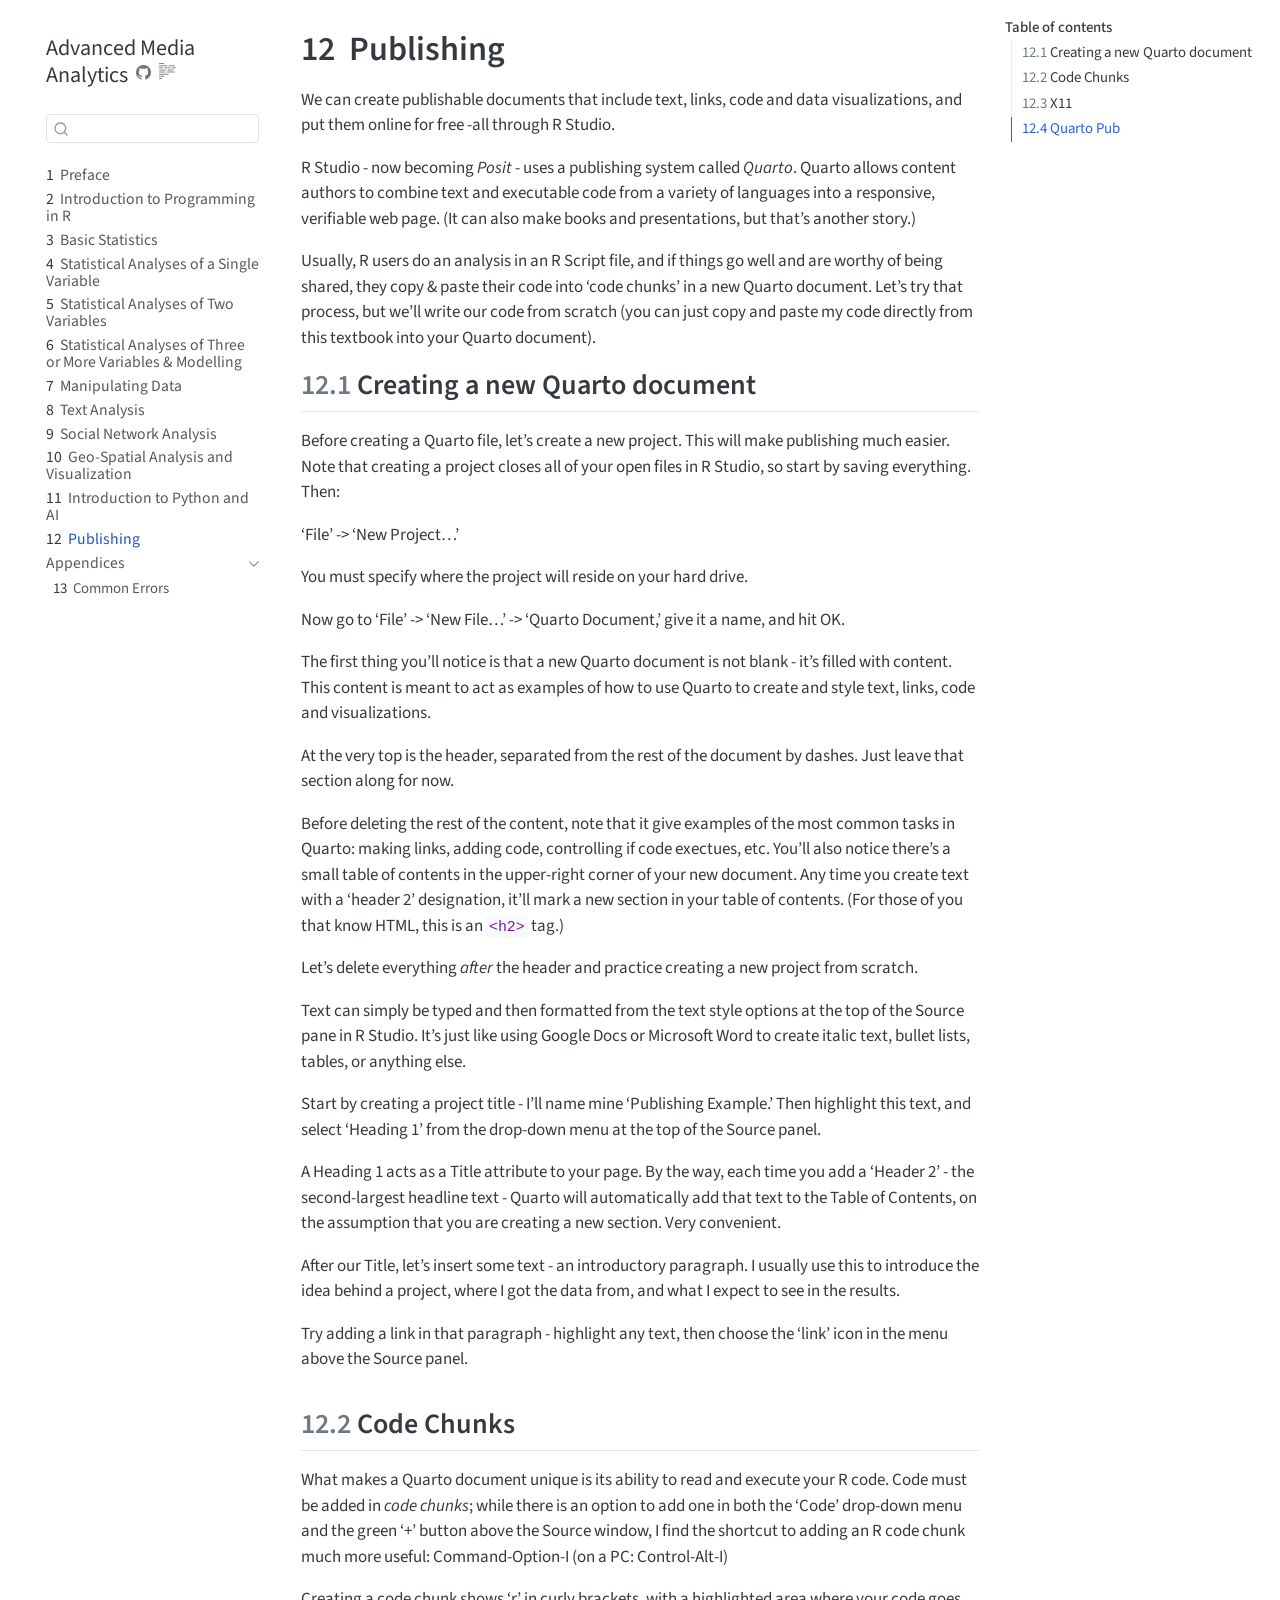
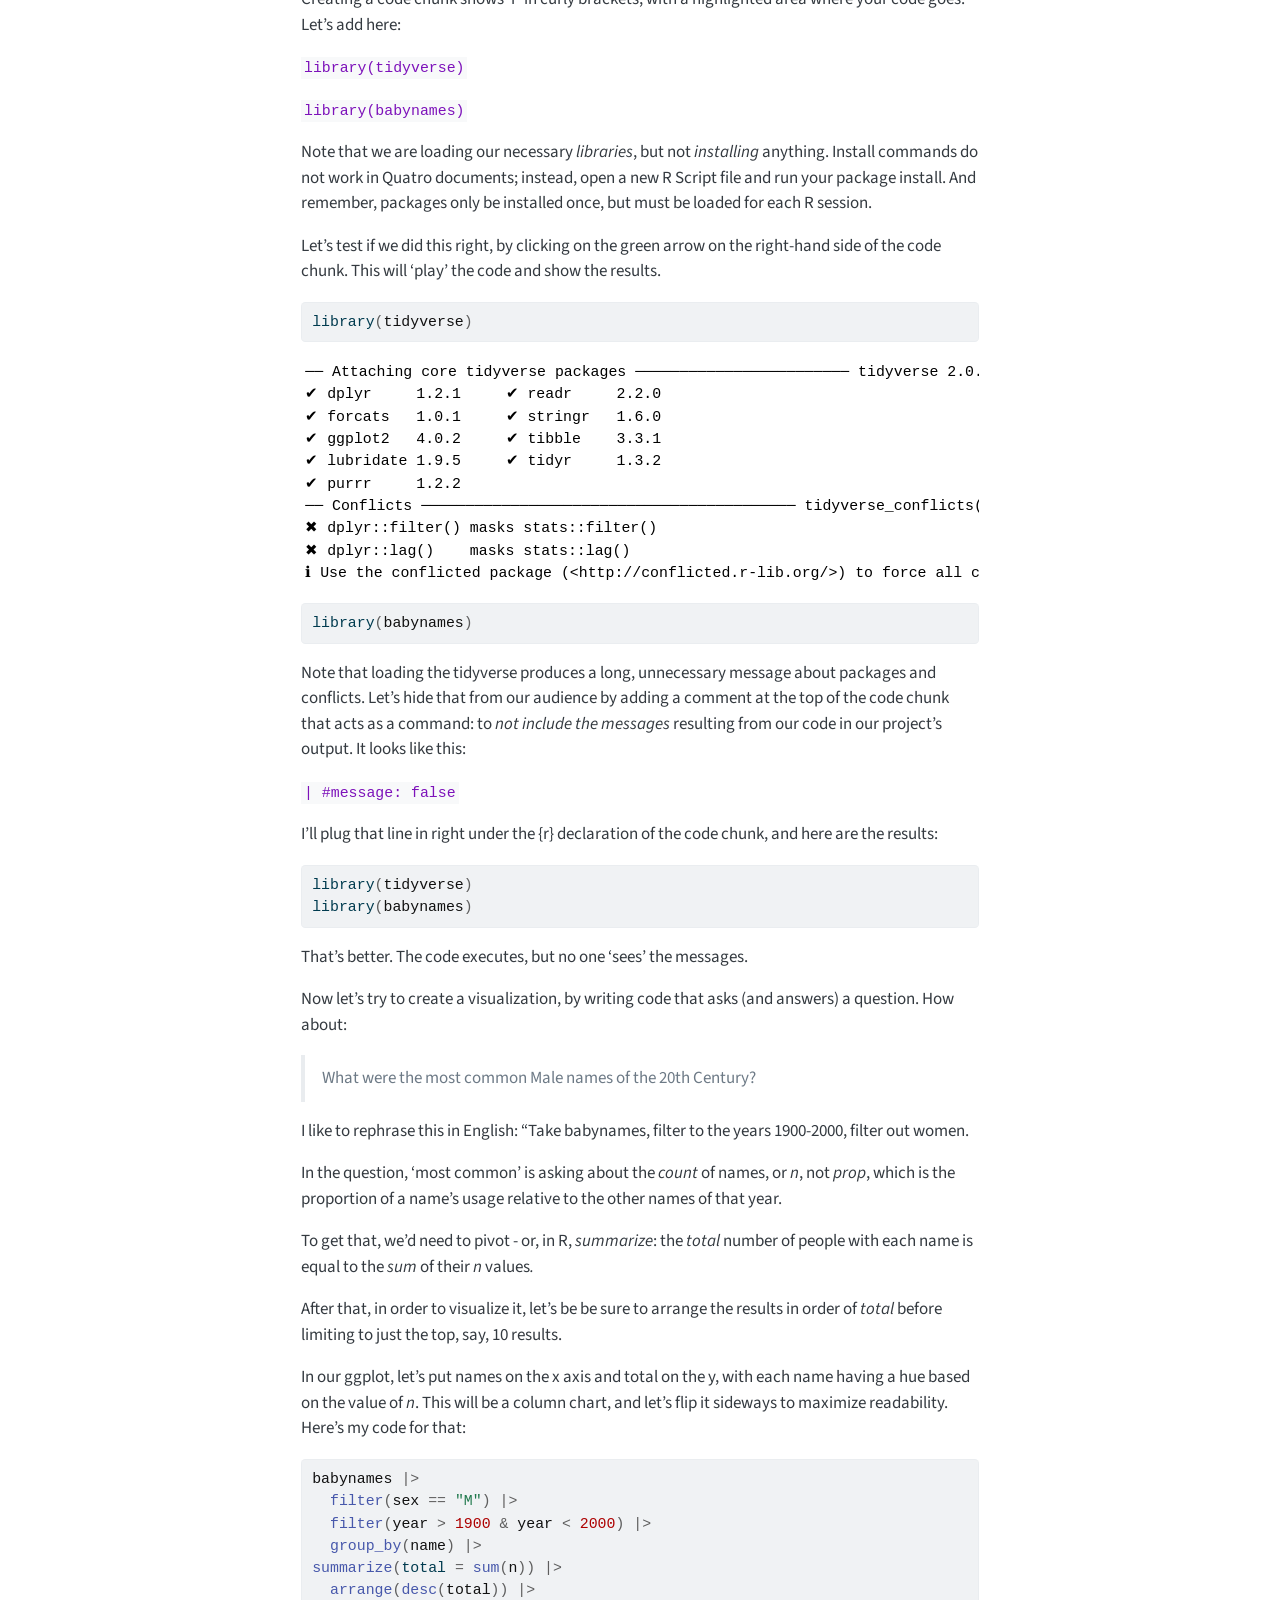
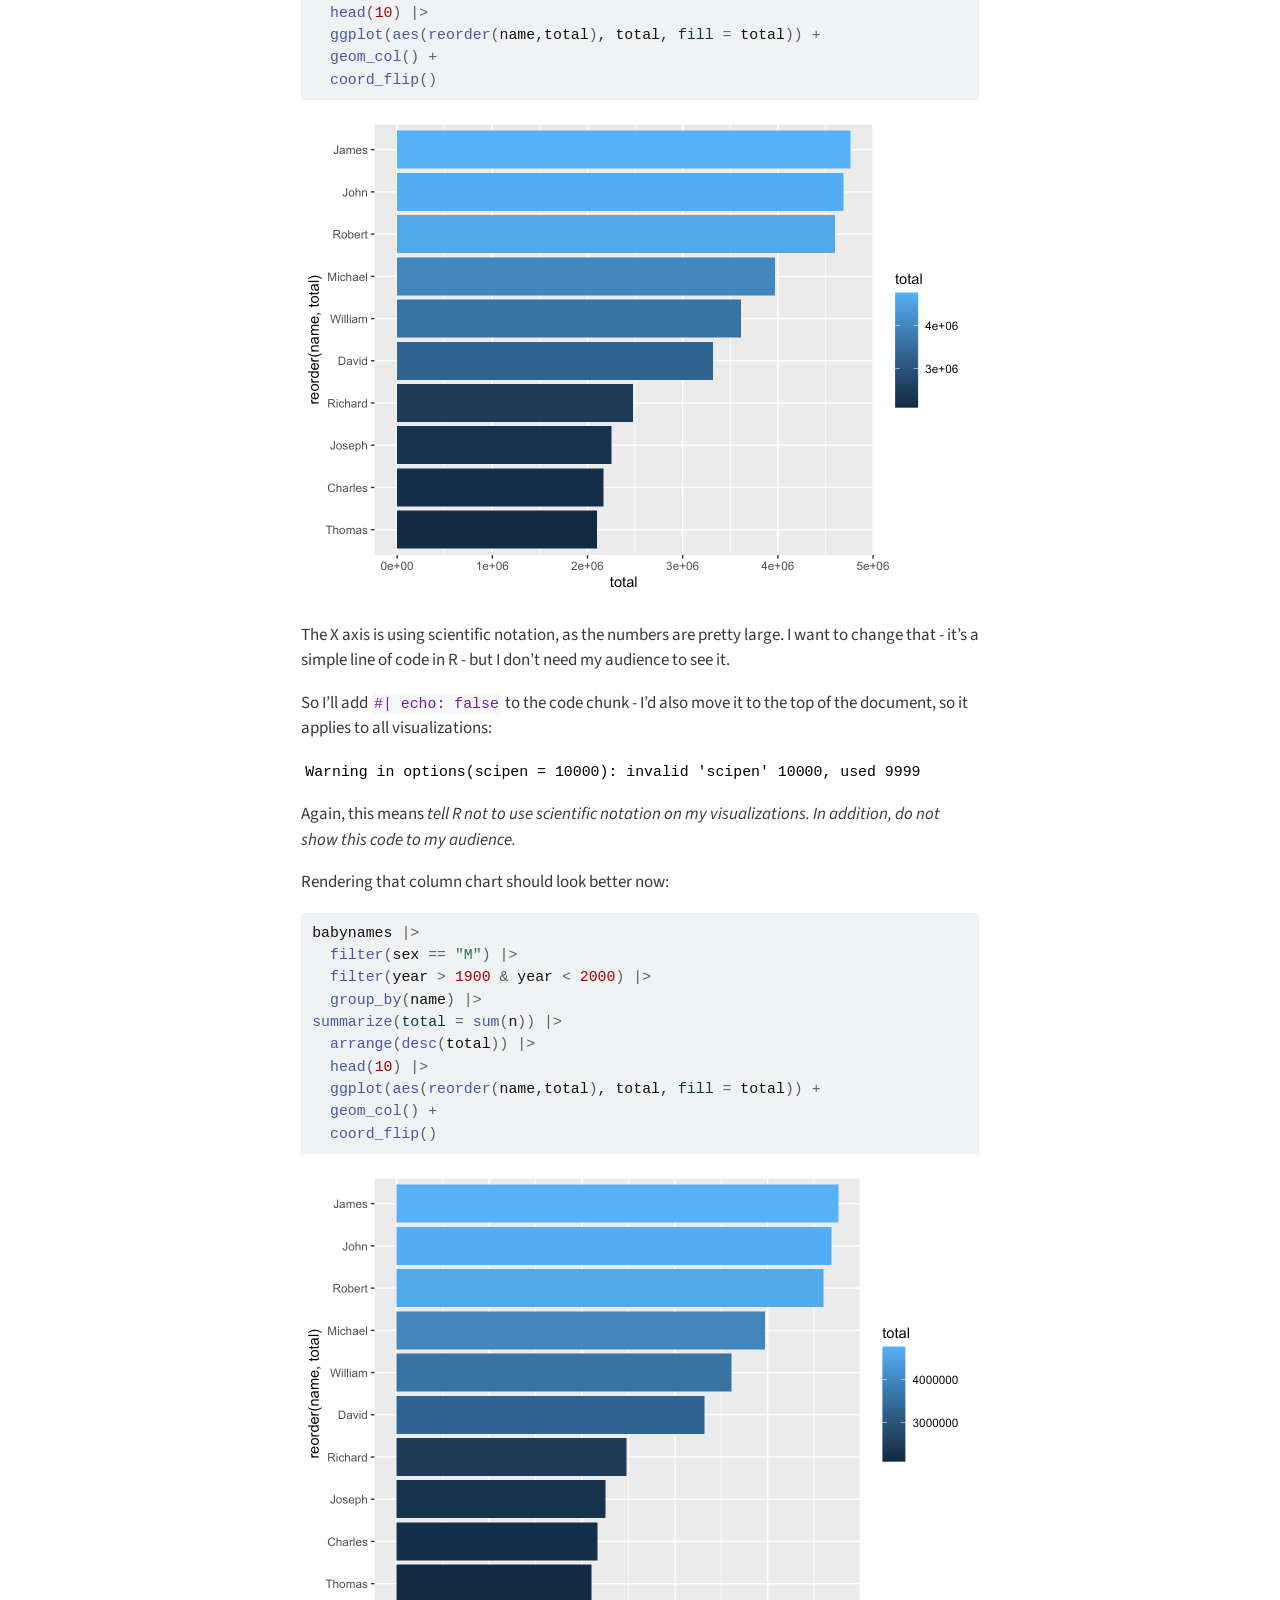
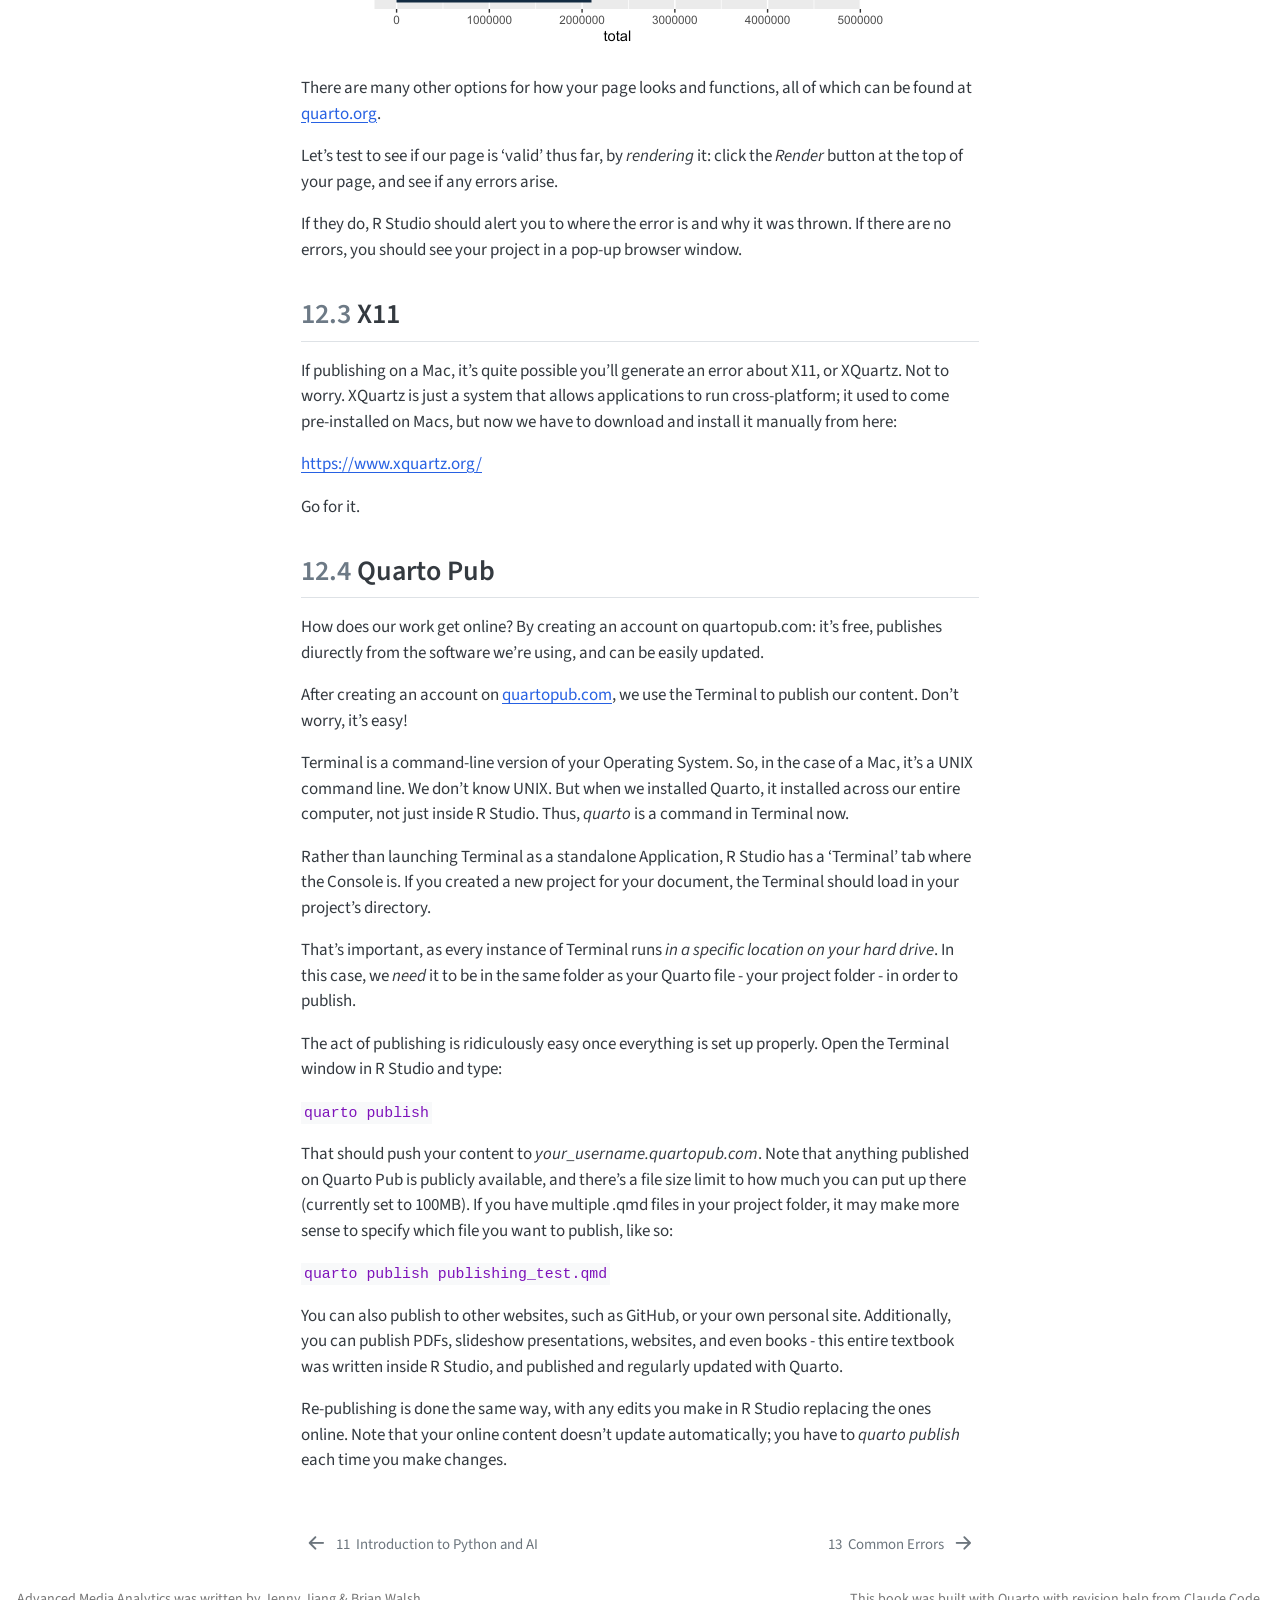
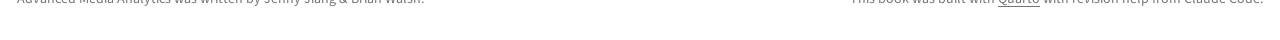
<file: docs/publishing.html>
<!DOCTYPE html>
<html xmlns="http://www.w3.org/1999/xhtml" lang="en" xml:lang="en"><head>
<meta http-equiv="Content-Type" content="text/html; charset=UTF-8">
<meta charset="utf-8">
<meta name="generator" content="quarto-1.4.553">
<meta name="viewport" content="width=device-width, initial-scale=1.0, user-scalable=yes">
<meta name="author" content="Jenny Jiang &amp; Brian Walsh &amp; Claude Code">
<title>Advanced Media Analytics - 12&nbsp; Publishing</title>
<style>
code{white-space: pre-wrap;}
span.smallcaps{font-variant: small-caps;}
div.columns{display: flex; gap: min(4vw, 1.5em);}
div.column{flex: auto; overflow-x: auto;}
div.hanging-indent{margin-left: 1.5em; text-indent: -1.5em;}
ul.task-list{list-style: none;}
ul.task-list li input[type="checkbox"] {
  width: 0.8em;
  margin: 0 0.8em 0.2em -1em; /* quarto-specific, see https://github.com/quarto-dev/quarto-cli/issues/4556 */ 
  vertical-align: middle;
}
/* CSS for syntax highlighting */
pre > code.sourceCode { white-space: pre; position: relative; }
pre > code.sourceCode > span { line-height: 1.25; }
pre > code.sourceCode > span:empty { height: 1.2em; }
.sourceCode { overflow: visible; }
code.sourceCode > span { color: inherit; text-decoration: inherit; }
div.sourceCode { margin: 1em 0; }
pre.sourceCode { margin: 0; }
@media screen {
div.sourceCode { overflow: auto; }
}
@media print {
pre > code.sourceCode { white-space: pre-wrap; }
pre > code.sourceCode > span { text-indent: -5em; padding-left: 5em; }
}
pre.numberSource code
  { counter-reset: source-line 0; }
pre.numberSource code > span
  { position: relative; left: -4em; counter-increment: source-line; }
pre.numberSource code > span > a:first-child::before
  { content: counter(source-line);
    position: relative; left: -1em; text-align: right; vertical-align: baseline;
    border: none; display: inline-block;
    -webkit-touch-callout: none; -webkit-user-select: none;
    -khtml-user-select: none; -moz-user-select: none;
    -ms-user-select: none; user-select: none;
    padding: 0 4px; width: 4em;
  }
pre.numberSource { margin-left: 3em;  padding-left: 4px; }
div.sourceCode
  {   }
@media screen {
pre > code.sourceCode > span > a:first-child::before { text-decoration: underline; }
}
</style>

<script src="site_libs/quarto-nav/quarto-nav.js"></script>
<script src="site_libs/quarto-nav/headroom.min.js"></script>
<script src="site_libs/clipboard/clipboard.min.js"></script>
<script src="site_libs/quarto-search/autocomplete.umd.js"></script>
<script src="site_libs/quarto-search/fuse.min.js"></script>
<script src="site_libs/quarto-search/quarto-search.js"></script>
<meta name="quarto:offset" content="./">
<link href="./common_errors.html" rel="next">
<link href="./python_ai_intro.html" rel="prev">
<script src="site_libs/quarto-html/quarto.js"></script>
<script src="site_libs/quarto-html/popper.min.js"></script>
<script src="site_libs/quarto-html/tippy.umd.min.js"></script>
<script src="site_libs/quarto-html/anchor.min.js"></script>
<link href="site_libs/quarto-html/tippy.css" rel="stylesheet">
<link href="site_libs/quarto-html/quarto-syntax-highlighting.css" rel="stylesheet" id="quarto-text-highlighting-styles">
<script src="site_libs/bootstrap/bootstrap.min.js"></script>
<link href="site_libs/bootstrap/bootstrap-icons.css" rel="stylesheet">
<link href="site_libs/bootstrap/bootstrap.min.css" rel="stylesheet" id="quarto-bootstrap" data-mode="light"><script id="quarto-search-options" type="application/json">{
  "location": "sidebar",
  "copy-button": false,
  "collapse-after": 3,
  "panel-placement": "start",
  "type": "textbox",
  "limit": 50,
  "keyboard-shortcut": [
    "f",
    "/",
    "s"
  ],
  "show-item-context": false,
  "language": {
    "search-no-results-text": "No results",
    "search-matching-documents-text": "matching documents",
    "search-copy-link-title": "Copy link to search",
    "search-hide-matches-text": "Hide additional matches",
    "search-more-match-text": "more match in this document",
    "search-more-matches-text": "more matches in this document",
    "search-clear-button-title": "Clear",
    "search-text-placeholder": "",
    "search-detached-cancel-button-title": "Cancel",
    "search-submit-button-title": "Submit",
    "search-label": "Search"
  }
}</script><link rel="stylesheet" href="style.css">
</head>
<body class="nav-sidebar floating">

<div id="quarto-search-results"></div>
  <header id="quarto-header" class="headroom fixed-top"><nav class="quarto-secondary-nav"><div class="container-fluid d-flex">
      <button type="button" class="quarto-btn-toggle btn" data-bs-toggle="collapse" data-bs-target=".quarto-sidebar-collapse-item" aria-controls="quarto-sidebar" aria-expanded="false" aria-label="Toggle sidebar navigation" onclick="if (window.quartoToggleHeadroom) { window.quartoToggleHeadroom(); }">
        <i class="bi bi-layout-text-sidebar-reverse"></i>
      </button>
        <nav class="quarto-page-breadcrumbs" aria-label="breadcrumb"><ol class="breadcrumb"><li class="breadcrumb-item"><a href="./publishing.html"><span class="chapter-number">12</span>&nbsp; <span class="chapter-title">Publishing</span></a></li></ol></nav>
        <a class="flex-grow-1" role="button" data-bs-toggle="collapse" data-bs-target=".quarto-sidebar-collapse-item" aria-controls="quarto-sidebar" aria-expanded="false" aria-label="Toggle sidebar navigation" onclick="if (window.quartoToggleHeadroom) { window.quartoToggleHeadroom(); }">      
        </a>
      <button type="button" class="btn quarto-search-button" aria-label="" onclick="window.quartoOpenSearch();">
        <i class="bi bi-search"></i>
      </button>
    </div>
  </nav></header><!-- content --><div id="quarto-content" class="quarto-container page-columns page-rows-contents page-layout-article">
<!-- sidebar -->
  <nav id="quarto-sidebar" class="sidebar collapse collapse-horizontal quarto-sidebar-collapse-item sidebar-navigation floating overflow-auto"><div class="pt-lg-2 mt-2 text-left sidebar-header">
    <div class="sidebar-title mb-0 py-0">
      <a href="./">Advanced Media Analytics</a> 
        <div class="sidebar-tools-main">
    <a href="https://github.com/bwalsh5/advanced-media-analytics/" title="Source Code" class="quarto-navigation-tool px-1" aria-label="Source Code"><i class="bi bi-github"></i></a>
  <a href="" class="quarto-reader-toggle quarto-navigation-tool px-1" onclick="window.quartoToggleReader(); return false;" title="Toggle reader mode">
  <div class="quarto-reader-toggle-btn">
  <i class="bi"></i>
  </div>
</a>
</div>
    </div>
      </div>
        <div class="mt-2 flex-shrink-0 align-items-center">
        <div class="sidebar-search">
        <div id="quarto-search" class="" title="Search"></div>
        </div>
        </div>
    <div class="sidebar-menu-container"> 
    <ul class="list-unstyled mt-1">
<li class="sidebar-item">
  <div class="sidebar-item-container"> 
  <a href="./index.html" class="sidebar-item-text sidebar-link">
 <span class="menu-text"><span class="chapter-number">1</span>&nbsp; <span class="chapter-title">Preface</span></span></a>
  </div>
</li>
        <li class="sidebar-item">
  <div class="sidebar-item-container"> 
  <a href="./intro.html" class="sidebar-item-text sidebar-link">
 <span class="menu-text"><span class="chapter-number">2</span>&nbsp; <span class="chapter-title">Introduction to Programming in R</span></span></a>
  </div>
</li>
        <li class="sidebar-item">
  <div class="sidebar-item-container"> 
  <a href="./basic_statistics.html" class="sidebar-item-text sidebar-link">
 <span class="menu-text"><span class="chapter-number">3</span>&nbsp; <span class="chapter-title">Basic Statistics</span></span></a>
  </div>
</li>
        <li class="sidebar-item">
  <div class="sidebar-item-container"> 
  <a href="./statistical_analysis_single.html" class="sidebar-item-text sidebar-link">
 <span class="menu-text"><span class="chapter-number">4</span>&nbsp; <span class="chapter-title">Statistical Analyses of a Single Variable</span></span></a>
  </div>
</li>
        <li class="sidebar-item">
  <div class="sidebar-item-container"> 
  <a href="./statistical_analysis_two.html" class="sidebar-item-text sidebar-link">
 <span class="menu-text"><span class="chapter-number">5</span>&nbsp; <span class="chapter-title">Statistical Analyses of Two Variables</span></span></a>
  </div>
</li>
        <li class="sidebar-item">
  <div class="sidebar-item-container"> 
  <a href="./statistical_analysis_multi.html" class="sidebar-item-text sidebar-link">
 <span class="menu-text"><span class="chapter-number">6</span>&nbsp; <span class="chapter-title">Statistical Analyses of Three or More Variables &amp; Modelling</span></span></a>
  </div>
</li>
        <li class="sidebar-item">
  <div class="sidebar-item-container"> 
  <a href="./manipulating_data.html" class="sidebar-item-text sidebar-link">
 <span class="menu-text"><span class="chapter-number">7</span>&nbsp; <span class="chapter-title">Manipulating Data</span></span></a>
  </div>
</li>
        <li class="sidebar-item">
  <div class="sidebar-item-container"> 
  <a href="./text_analysis.html" class="sidebar-item-text sidebar-link">
 <span class="menu-text"><span class="chapter-number">8</span>&nbsp; <span class="chapter-title">Text Analysis</span></span></a>
  </div>
</li>
        <li class="sidebar-item">
  <div class="sidebar-item-container"> 
  <a href="./network_analysis.html" class="sidebar-item-text sidebar-link">
 <span class="menu-text"><span class="chapter-number">9</span>&nbsp; <span class="chapter-title">Social Network Analysis</span></span></a>
  </div>
</li>
        <li class="sidebar-item">
  <div class="sidebar-item-container"> 
  <a href="./geo_spatial_analysis.html" class="sidebar-item-text sidebar-link">
 <span class="menu-text"><span class="chapter-number">10</span>&nbsp; <span class="chapter-title">Geo-Spatial Analysis and Visualization</span></span></a>
  </div>
</li>
        <li class="sidebar-item">
  <div class="sidebar-item-container"> 
  <a href="./python_ai_intro.html" class="sidebar-item-text sidebar-link">
 <span class="menu-text"><span class="chapter-number">11</span>&nbsp; <span class="chapter-title">Introduction to Python and AI</span></span></a>
  </div>
</li>
        <li class="sidebar-item">
  <div class="sidebar-item-container"> 
  <a href="./publishing.html" class="sidebar-item-text sidebar-link active">
 <span class="menu-text"><span class="chapter-number">12</span>&nbsp; <span class="chapter-title">Publishing</span></span></a>
  </div>
</li>
        <li class="sidebar-item sidebar-item-section">
      <div class="sidebar-item-container"> 
            <a class="sidebar-item-text sidebar-link text-start" data-bs-toggle="collapse" data-bs-target="#quarto-sidebar-section-1" aria-expanded="true">
 <span class="menu-text">Appendices</span></a>
          <a class="sidebar-item-toggle text-start" data-bs-toggle="collapse" data-bs-target="#quarto-sidebar-section-1" aria-expanded="true" aria-label="Toggle section">
            <i class="bi bi-chevron-right ms-2"></i>
          </a> 
      </div>
      <ul id="quarto-sidebar-section-1" class="collapse list-unstyled sidebar-section depth1 show">
<li class="sidebar-item">
  <div class="sidebar-item-container"> 
  <a href="./common_errors.html" class="sidebar-item-text sidebar-link">
 <span class="menu-text"><span class="chapter-number">13</span>&nbsp; <span class="chapter-title">Common Errors</span></span></a>
  </div>
</li>
      </ul>
</li>
    </ul>
</div>
</nav><div id="quarto-sidebar-glass" class="quarto-sidebar-collapse-item" data-bs-toggle="collapse" data-bs-target=".quarto-sidebar-collapse-item"></div>
<!-- margin-sidebar -->
    <div id="quarto-margin-sidebar" class="sidebar margin-sidebar">
        <nav id="TOC" role="doc-toc" class="toc-active"><h2 id="toc-title">Table of contents</h2>
   
  <ul>
<li><a href="#creating-a-new-quarto-document" id="toc-creating-a-new-quarto-document" class="nav-link active" data-scroll-target="#creating-a-new-quarto-document"><span class="header-section-number">12.1</span> Creating a new Quarto document</a></li>
  <li><a href="#code-chunks" id="toc-code-chunks" class="nav-link" data-scroll-target="#code-chunks"><span class="header-section-number">12.2</span> Code Chunks</a></li>
  <li><a href="#x11" id="toc-x11" class="nav-link" data-scroll-target="#x11"><span class="header-section-number">12.3</span> X11</a></li>
  <li><a href="#quarto-pub" id="toc-quarto-pub" class="nav-link" data-scroll-target="#quarto-pub"><span class="header-section-number">12.4</span> Quarto Pub</a></li>
  </ul></nav>
    </div>
<!-- main -->
<main class="content" id="quarto-document-content"><header id="title-block-header" class="quarto-title-block default"><div class="quarto-title">
<h1 class="title">
<span class="chapter-number">12</span>&nbsp; <span class="chapter-title">Publishing</span>
</h1>
</div>



<div class="quarto-title-meta">

    
  
    
  </div>
  


</header><p>We can create publishable documents that include text, links, code and data visualizations, and put them online for free -all through R Studio.</p>
<p>R Studio - now becoming <em>Posit</em> - uses a publishing system called <em>Quarto</em>. Quarto allows content authors to combine text and executable code from a variety of languages into a responsive, verifiable web page. (It can also make books and presentations, but that’s another story.)</p>
<p>Usually, R users do an analysis in an R Script file, and if things go well and are worthy of being shared, they copy &amp; paste their code into ‘code chunks’ in a new Quarto document. Let’s try that process, but we’ll write our code from scratch (you can just copy and paste my code directly from this textbook into your Quarto document).</p>
<section id="creating-a-new-quarto-document" class="level2" data-number="12.1"><h2 data-number="12.1" class="anchored" data-anchor-id="creating-a-new-quarto-document">
<span class="header-section-number">12.1</span> Creating a new Quarto document</h2>
<p>Before creating a Quarto file, let’s create a new project. This will make publishing much easier. Note that creating a project closes all of your open files in R Studio, so start by saving everything. Then:</p>
<p>‘File’ -&gt; ‘New Project…’</p>
<p>You must specify where the project will reside on your hard drive.</p>
<p>Now go to ‘File’ -&gt; ‘New File…’ -&gt; ‘Quarto Document,’ give it a name, and hit OK.</p>
<p>The first thing you’ll notice is that a new Quarto document is not blank - it’s filled with content. This content is meant to act as examples of how to use Quarto to create and style text, links, code and visualizations.</p>
<p>At the very top is the header, separated from the rest of the document by dashes. Just leave that section along for now.</p>
<p>Before deleting the rest of the content, note that it give examples of the most common tasks in Quarto: making links, adding code, controlling if code exectues, etc. You’ll also notice there’s a small table of contents in the upper-right corner of your new document. Any time you create text with a ‘header 2’ designation, it’ll mark a new section in your table of contents. (For those of you that know HTML, this is an <code>&lt;h2&gt;</code> tag.)</p>
<p>Let’s delete everything <em>after</em> the header and practice creating a new project from scratch.</p>
<p>Text can simply be typed and then formatted from the text style options at the top of the Source pane in R Studio. It’s just like using Google Docs or Microsoft Word to create italic text, bullet lists, tables, or anything else.</p>
<p>Start by creating a project title - I’ll name mine ‘Publishing Example.’ Then highlight this text, and select ‘Heading 1’ from the drop-down menu at the top of the Source panel.</p>
<p>A Heading 1 acts as a Title attribute to your page. By the way, each time you add a ‘Header 2’ - the second-largest headline text - Quarto will automatically add that text to the Table of Contents, on the assumption that you are creating a new section. Very convenient.</p>
<p>After our Title, let’s insert some text - an introductory paragraph. I usually use this to introduce the idea behind a project, where I got the data from, and what I expect to see in the results.</p>
<p>Try adding a link in that paragraph - highlight any text, then choose the ‘link’ icon in the menu above the Source panel.</p>
</section><section id="code-chunks" class="level2" data-number="12.2"><h2 data-number="12.2" class="anchored" data-anchor-id="code-chunks">
<span class="header-section-number">12.2</span> Code Chunks</h2>
<p>What makes a Quarto document unique is its ability to read and execute your R code. Code must be added in <em>code chunks</em>; while there is an option to add one in both the ‘Code’ drop-down menu and the green ‘+’ button above the Source window, I find the shortcut to adding an R code chunk much more useful: Command-Option-I (on a PC: Control-Alt-I)</p>
<p>Creating a code chunk shows ‘r’ in curly brackets, with a highlighted area where your code goes. Let’s add here:</p>
<p><code><a href="https://tidyverse.tidyverse.org">library(tidyverse)</a></code></p>
<p><code><a href="https://github.com/hadley/babynames">library(babynames)</a></code></p>
<p>Note that we are loading our necessary <em>libraries</em>, but not <em>installing</em> anything. Install commands do not work in Quatro documents; instead, open a new R Script file and run your package install. And remember, packages only be installed once, but must be loaded for each R session.</p>
<p>Let’s test if we did this right, by clicking on the green arrow on the right-hand side of the code chunk. This will ‘play’ the code and show the results.</p>
<div class="cell">
<div class="sourceCode" id="cb1"><pre class="downlit sourceCode r code-with-copy"><code class="sourceCode R"><span><span class="kw"><a href="https://rdrr.io/r/base/library.html">library</a></span><span class="op">(</span><span class="va"><a href="https://tidyverse.tidyverse.org">tidyverse</a></span><span class="op">)</span></span></code><button title="Copy to Clipboard" class="code-copy-button"><i class="bi"></i></button></pre></div>
<div class="cell-output cell-output-stderr">
<pre><code>── Attaching core tidyverse packages ──────────────────────── tidyverse 2.0.0 ──
✔ dplyr     1.2.1     ✔ readr     2.2.0
✔ forcats   1.0.1     ✔ stringr   1.6.0
✔ ggplot2   4.0.2     ✔ tibble    3.3.1
✔ lubridate 1.9.5     ✔ tidyr     1.3.2
✔ purrr     1.2.2     
── Conflicts ────────────────────────────────────────── tidyverse_conflicts() ──
✖ dplyr::filter() masks stats::filter()
✖ dplyr::lag()    masks stats::lag()
ℹ Use the conflicted package (&lt;http://conflicted.r-lib.org/&gt;) to force all conflicts to become errors</code></pre>
</div>
<div class="sourceCode" id="cb3"><pre class="downlit sourceCode r code-with-copy"><code class="sourceCode R"><span><span class="kw"><a href="https://rdrr.io/r/base/library.html">library</a></span><span class="op">(</span><span class="va"><a href="https://github.com/hadley/babynames">babynames</a></span><span class="op">)</span></span></code><button title="Copy to Clipboard" class="code-copy-button"><i class="bi"></i></button></pre></div>
</div>
<p>Note that loading the tidyverse produces a long, unnecessary message about packages and conflicts. Let’s hide that from our audience by adding a comment at the top of the code chunk that acts as a command: to <em>not include the</em> <em>messages</em> resulting from our code in our project’s output. It looks like this:</p>
<p><code>| #message: false</code></p>
<p>I’ll plug that line in right under the {r} declaration of the code chunk, and here are the results:</p>
<div class="cell">
<div class="sourceCode" id="cb4"><pre class="downlit sourceCode r code-with-copy"><code class="sourceCode R"><span><span class="kw"><a href="https://rdrr.io/r/base/library.html">library</a></span><span class="op">(</span><span class="va"><a href="https://tidyverse.tidyverse.org">tidyverse</a></span><span class="op">)</span></span>
<span><span class="kw"><a href="https://rdrr.io/r/base/library.html">library</a></span><span class="op">(</span><span class="va"><a href="https://github.com/hadley/babynames">babynames</a></span><span class="op">)</span></span></code><button title="Copy to Clipboard" class="code-copy-button"><i class="bi"></i></button></pre></div>
</div>
<p>That’s better. The code executes, but no one ‘sees’ the messages.</p>
<p>Now let’s try to create a visualization, by writing code that asks (and answers) a question. How about:</p>
<blockquote class="blockquote">
<p>What were the most common Male names of the 20th Century?</p>
</blockquote>
<p>I like to rephrase this in English: “Take babynames, filter to the years 1900-2000, filter out women.</p>
<p>In the question, ‘most common’ is asking about the <em>count</em> of names, or <em>n</em>, not <em>prop</em>, which is the proportion of a name’s usage relative to the other names of that year.</p>
<p>To get that, we’d need to pivot - or, in R, <em>summarize</em>: the <em>total</em> number of people with each name is equal to the <em>sum</em> of their <em>n</em> values<em>.</em></p>
<p>After that, in order to visualize it, let’s be be sure to arrange the results in order of <em>total</em> before limiting to just the top, say, 10 results.</p>
<p>In our ggplot, let’s put names on the x axis and total on the y, with each name having a hue based on the value of <em>n</em>. This will be a column chart, and let’s flip it sideways to maximize readability. Here’s my code for that:</p>
<div class="cell">
<div class="sourceCode" id="cb5"><pre class="downlit sourceCode r code-with-copy"><code class="sourceCode R"><span><span class="va">babynames</span> <span class="op">|&gt;</span> </span>
<span>  <span class="fu"><a href="https://dplyr.tidyverse.org/reference/filter.html">filter</a></span><span class="op">(</span><span class="va">sex</span> <span class="op">==</span> <span class="st">"M"</span><span class="op">)</span> <span class="op">|&gt;</span>  </span>
<span>  <span class="fu"><a href="https://dplyr.tidyverse.org/reference/filter.html">filter</a></span><span class="op">(</span><span class="va">year</span> <span class="op">&gt;</span> <span class="fl">1900</span> <span class="op">&amp;</span> <span class="va">year</span> <span class="op">&lt;</span> <span class="fl">2000</span><span class="op">)</span> <span class="op">|&gt;</span> </span>
<span>  <span class="fu"><a href="https://dplyr.tidyverse.org/reference/group_by.html">group_by</a></span><span class="op">(</span><span class="va">name</span><span class="op">)</span> <span class="op">|&gt;</span> </span>
<span><span class="fu"><a href="https://dplyr.tidyverse.org/reference/summarise.html">summarize</a></span><span class="op">(</span>total <span class="op">=</span> <span class="fu"><a href="https://rdrr.io/r/base/sum.html">sum</a></span><span class="op">(</span><span class="va">n</span><span class="op">)</span><span class="op">)</span> <span class="op">|&gt;</span> </span>
<span>  <span class="fu"><a href="https://dplyr.tidyverse.org/reference/arrange.html">arrange</a></span><span class="op">(</span><span class="fu"><a href="https://dplyr.tidyverse.org/reference/desc.html">desc</a></span><span class="op">(</span><span class="va">total</span><span class="op">)</span><span class="op">)</span> <span class="op">|&gt;</span> </span>
<span>  <span class="fu"><a href="https://rdrr.io/r/utils/head.html">head</a></span><span class="op">(</span><span class="fl">10</span><span class="op">)</span> <span class="op">|&gt;</span> </span>
<span>  <span class="fu"><a href="https://ggplot2.tidyverse.org/reference/ggplot.html">ggplot</a></span><span class="op">(</span><span class="fu"><a href="https://ggplot2.tidyverse.org/reference/aes.html">aes</a></span><span class="op">(</span><span class="fu"><a href="https://rdrr.io/r/stats/reorder.factor.html">reorder</a></span><span class="op">(</span><span class="va">name</span>,<span class="va">total</span><span class="op">)</span>, <span class="va">total</span>, fill <span class="op">=</span> <span class="va">total</span><span class="op">)</span><span class="op">)</span> <span class="op">+</span> </span>
<span>  <span class="fu"><a href="https://ggplot2.tidyverse.org/reference/geom_bar.html">geom_col</a></span><span class="op">(</span><span class="op">)</span> <span class="op">+</span></span>
<span>  <span class="fu"><a href="https://ggplot2.tidyverse.org/reference/coord_flip.html">coord_flip</a></span><span class="op">(</span><span class="op">)</span></span></code><button title="Copy to Clipboard" class="code-copy-button"><i class="bi"></i></button></pre></div>
<div class="cell-output-display">
<div>
<figure class="figure"><p><img src="publishing_files/figure-html/unnamed-chunk-3-1.png" class="img-fluid figure-img" width="672"></p>
</figure>
</div>
</div>
</div>
<p>The X axis is using scientific notation, as the numbers are pretty large. I want to change that - it’s a simple line of code in R - but I don’t need my audience to see it.</p>
<p>So I’ll add <code>#| echo: false</code> to the code chunk - I’d also move it to the top of the document, so it applies to all visualizations:</p>
<div class="cell">
<div class="cell-output cell-output-stderr">
<pre><code>Warning in options(scipen = 10000): invalid 'scipen' 10000, used 9999</code></pre>
</div>
</div>
<p>Again, this means <em>tell R not to use scientific notation on my visualizations. In addition, do not show this code to my audience.</em></p>
<p>Rendering that column chart should look better now:</p>
<div class="cell">
<div class="sourceCode" id="cb7"><pre class="downlit sourceCode r code-with-copy"><code class="sourceCode R"><span><span class="va">babynames</span> <span class="op">|&gt;</span> </span>
<span>  <span class="fu"><a href="https://dplyr.tidyverse.org/reference/filter.html">filter</a></span><span class="op">(</span><span class="va">sex</span> <span class="op">==</span> <span class="st">"M"</span><span class="op">)</span> <span class="op">|&gt;</span>  </span>
<span>  <span class="fu"><a href="https://dplyr.tidyverse.org/reference/filter.html">filter</a></span><span class="op">(</span><span class="va">year</span> <span class="op">&gt;</span> <span class="fl">1900</span> <span class="op">&amp;</span> <span class="va">year</span> <span class="op">&lt;</span> <span class="fl">2000</span><span class="op">)</span> <span class="op">|&gt;</span> </span>
<span>  <span class="fu"><a href="https://dplyr.tidyverse.org/reference/group_by.html">group_by</a></span><span class="op">(</span><span class="va">name</span><span class="op">)</span> <span class="op">|&gt;</span> </span>
<span><span class="fu"><a href="https://dplyr.tidyverse.org/reference/summarise.html">summarize</a></span><span class="op">(</span>total <span class="op">=</span> <span class="fu"><a href="https://rdrr.io/r/base/sum.html">sum</a></span><span class="op">(</span><span class="va">n</span><span class="op">)</span><span class="op">)</span> <span class="op">|&gt;</span> </span>
<span>  <span class="fu"><a href="https://dplyr.tidyverse.org/reference/arrange.html">arrange</a></span><span class="op">(</span><span class="fu"><a href="https://dplyr.tidyverse.org/reference/desc.html">desc</a></span><span class="op">(</span><span class="va">total</span><span class="op">)</span><span class="op">)</span> <span class="op">|&gt;</span> </span>
<span>  <span class="fu"><a href="https://rdrr.io/r/utils/head.html">head</a></span><span class="op">(</span><span class="fl">10</span><span class="op">)</span> <span class="op">|&gt;</span> </span>
<span>  <span class="fu"><a href="https://ggplot2.tidyverse.org/reference/ggplot.html">ggplot</a></span><span class="op">(</span><span class="fu"><a href="https://ggplot2.tidyverse.org/reference/aes.html">aes</a></span><span class="op">(</span><span class="fu"><a href="https://rdrr.io/r/stats/reorder.factor.html">reorder</a></span><span class="op">(</span><span class="va">name</span>,<span class="va">total</span><span class="op">)</span>, <span class="va">total</span>, fill <span class="op">=</span> <span class="va">total</span><span class="op">)</span><span class="op">)</span> <span class="op">+</span> </span>
<span>  <span class="fu"><a href="https://ggplot2.tidyverse.org/reference/geom_bar.html">geom_col</a></span><span class="op">(</span><span class="op">)</span> <span class="op">+</span></span>
<span>  <span class="fu"><a href="https://ggplot2.tidyverse.org/reference/coord_flip.html">coord_flip</a></span><span class="op">(</span><span class="op">)</span></span></code><button title="Copy to Clipboard" class="code-copy-button"><i class="bi"></i></button></pre></div>
<div class="cell-output-display">
<div>
<figure class="figure"><p><img src="publishing_files/figure-html/unnamed-chunk-5-1.png" class="img-fluid figure-img" width="672"></p>
</figure>
</div>
</div>
</div>
<p>There are many other options for how your page looks and functions, all of which can be found at <a href="https://www.quarto.org">quarto.org</a>.</p>
<p>Let’s test to see if our page is ‘valid’ thus far, by <em>rendering</em> it: click the <em>Render</em> button at the top of your page, and see if any errors arise.</p>
<p>If they do, R Studio should alert you to where the error is and why it was thrown. If there are no errors, you should see your project in a pop-up browser window.</p>
</section><section id="x11" class="level2" data-number="12.3"><h2 data-number="12.3" class="anchored" data-anchor-id="x11">
<span class="header-section-number">12.3</span> X11</h2>
<p>If publishing on a Mac, it’s quite possible you’ll generate an error about X11, or XQuartz. Not to worry. XQuartz is just a system that allows applications to run cross-platform; it used to come pre-installed on Macs, but now we have to download and install it manually from here:</p>
<p><a href="https://www.xquartz.org/" class="uri">https://www.xquartz.org/</a></p>
<p>Go for it.</p>
</section><section id="quarto-pub" class="level2" data-number="12.4"><h2 data-number="12.4" class="anchored" data-anchor-id="quarto-pub">
<span class="header-section-number">12.4</span> Quarto Pub</h2>
<p>How does our work get online? By creating an account on quartopub.com: it’s free, publishes diurectly from the software we’re using, and can be easily updated.</p>
<p>After creating an account on <a href="https://quartopub.com">quartopub.com</a>, we use the Terminal to publish our content. Don’t worry, it’s easy!</p>
<p>Terminal is a command-line version of your Operating System. So, in the case of a Mac, it’s a UNIX command line. We don’t know UNIX. But when we installed Quarto, it installed across our entire computer, not just inside R Studio. Thus, <em>quarto</em> is a command in Terminal now.</p>
<p>Rather than launching Terminal as a standalone Application, R Studio has a ‘Terminal’ tab where the Console is. If you created a new project for your document, the Terminal should load in your project’s directory.</p>
<p>That’s important, as every instance of Terminal runs <em>in a specific location on your hard drive</em>. In this case, we <em>need</em> it to be in the same folder as your Quarto file - your project folder - in order to publish.</p>
<p>The act of publishing is ridiculously easy once everything is set up properly. Open the Terminal window in R Studio and type:</p>
<p><code>quarto publish</code></p>
<p>That should push your content to <em>your_username.quartopub.com</em>. Note that anything published on Quarto Pub is publicly available, and there’s a file size limit to how much you can put up there (currently set to 100MB). If you have multiple .qmd files in your project folder, it may make more sense to specify which file you want to publish, like so:</p>
<p><code>quarto publish publishing_test.qmd</code></p>
<p>You can also publish to other websites, such as GitHub, or your own personal site. Additionally, you can publish PDFs, slideshow presentations, websites, and even books - this entire textbook was written inside R Studio, and published and regularly updated with Quarto.</p>
<p>Re-publishing is done the same way, with any edits you make in R Studio replacing the ones online. Note that your online content doesn’t update automatically; you have to <em>quarto publish</em> each time you make changes.</p>


</section></main><!-- /main --><style>
   #mtcars-btn {
     font-size: xx-small;
     padding: 0.2rem 0.3rem !important;
   }
   
   #down-btn {
     margin-right: 2px;
     margin-left: 2px;
   }
   
   a:has(#mtcars-btn) {
     text-decoration: none !important;
   }
   
</style>
<script>
  function add_button() {
    /* get the R generated button by its id */
    let mtcars_btn = document.querySelector("a:has(#mtcars-btn)");
    
    /* get the placeholder where you want to put this button */
    let down_btn = document.querySelector("span#down-btn");
    
    /* append the R generated button to the placeholder*/
    down_btn.appendChild(mtcars_btn)
  }
  
  window.onload = add_button();
</script><script id="quarto-html-after-body" type="application/javascript">
window.document.addEventListener("DOMContentLoaded", function (event) {
  const toggleBodyColorMode = (bsSheetEl) => {
    const mode = bsSheetEl.getAttribute("data-mode");
    const bodyEl = window.document.querySelector("body");
    if (mode === "dark") {
      bodyEl.classList.add("quarto-dark");
      bodyEl.classList.remove("quarto-light");
    } else {
      bodyEl.classList.add("quarto-light");
      bodyEl.classList.remove("quarto-dark");
    }
  }
  const toggleBodyColorPrimary = () => {
    const bsSheetEl = window.document.querySelector("link#quarto-bootstrap");
    if (bsSheetEl) {
      toggleBodyColorMode(bsSheetEl);
    }
  }
  toggleBodyColorPrimary();  
  const icon = "";
  const anchorJS = new window.AnchorJS();
  anchorJS.options = {
    placement: 'right',
    icon: icon
  };
  anchorJS.add('.anchored');
  const isCodeAnnotation = (el) => {
    for (const clz of el.classList) {
      if (clz.startsWith('code-annotation-')) {                     
        return true;
      }
    }
    return false;
  }
  const clipboard = new window.ClipboardJS('.code-copy-button', {
    text: function(trigger) {
      const codeEl = trigger.previousElementSibling.cloneNode(true);
      for (const childEl of codeEl.children) {
        if (isCodeAnnotation(childEl)) {
          childEl.remove();
        }
      }
      return codeEl.innerText;
    }
  });
  clipboard.on('success', function(e) {
    // button target
    const button = e.trigger;
    // don't keep focus
    button.blur();
    // flash "checked"
    button.classList.add('code-copy-button-checked');
    var currentTitle = button.getAttribute("title");
    button.setAttribute("title", "Copied!");
    let tooltip;
    if (window.bootstrap) {
      button.setAttribute("data-bs-toggle", "tooltip");
      button.setAttribute("data-bs-placement", "left");
      button.setAttribute("data-bs-title", "Copied!");
      tooltip = new bootstrap.Tooltip(button, 
        { trigger: "manual", 
          customClass: "code-copy-button-tooltip",
          offset: [0, -8]});
      tooltip.show();    
    }
    setTimeout(function() {
      if (tooltip) {
        tooltip.hide();
        button.removeAttribute("data-bs-title");
        button.removeAttribute("data-bs-toggle");
        button.removeAttribute("data-bs-placement");
      }
      button.setAttribute("title", currentTitle);
      button.classList.remove('code-copy-button-checked');
    }, 1000);
    // clear code selection
    e.clearSelection();
  });
    var localhostRegex = new RegExp(/^(?:http|https):\/\/localhost\:?[0-9]*\//);
    var mailtoRegex = new RegExp(/^mailto:/);
      var filterRegex = new RegExp("https:\/\/bwalsh5\.github\.io\/advanced-media-analytics\/");
    var isInternal = (href) => {
        return filterRegex.test(href) || localhostRegex.test(href) || mailtoRegex.test(href);
    }
    // Inspect non-navigation links and adorn them if external
 	var links = window.document.querySelectorAll('a[href]:not(.nav-link):not(.navbar-brand):not(.toc-action):not(.sidebar-link):not(.sidebar-item-toggle):not(.pagination-link):not(.no-external):not([aria-hidden]):not(.dropdown-item):not(.quarto-navigation-tool)');
    for (var i=0; i<links.length; i++) {
      const link = links[i];
      if (!isInternal(link.href)) {
        // undo the damage that might have been done by quarto-nav.js in the case of
        // links that we want to consider external
        if (link.dataset.originalHref !== undefined) {
          link.href = link.dataset.originalHref;
        }
          // target, if specified
          link.setAttribute("target", "_blank");
          if (link.getAttribute("rel") === null) {
            link.setAttribute("rel", "noopener");
          }
      }
    }
  function tippyHover(el, contentFn, onTriggerFn, onUntriggerFn) {
    const config = {
      allowHTML: true,
      maxWidth: 500,
      delay: 100,
      arrow: false,
      appendTo: function(el) {
          return el.parentElement;
      },
      interactive: true,
      interactiveBorder: 10,
      theme: 'quarto',
      placement: 'bottom-start',
    };
    if (contentFn) {
      config.content = contentFn;
    }
    if (onTriggerFn) {
      config.onTrigger = onTriggerFn;
    }
    if (onUntriggerFn) {
      config.onUntrigger = onUntriggerFn;
    }
    window.tippy(el, config); 
  }
  const noterefs = window.document.querySelectorAll('a[role="doc-noteref"]');
  for (var i=0; i<noterefs.length; i++) {
    const ref = noterefs[i];
    tippyHover(ref, function() {
      // use id or data attribute instead here
      let href = ref.getAttribute('data-footnote-href') || ref.getAttribute('href');
      try { href = new URL(href).hash; } catch {}
      const id = href.replace(/^#\/?/, "");
      const note = window.document.getElementById(id);
      if (note) {
        return note.innerHTML;
      } else {
        return "";
      }
    });
  }
  const xrefs = window.document.querySelectorAll('a.quarto-xref');
  const processXRef = (id, note) => {
    // Strip column container classes
    const stripColumnClz = (el) => {
      el.classList.remove("page-full", "page-columns");
      if (el.children) {
        for (const child of el.children) {
          stripColumnClz(child);
        }
      }
    }
    stripColumnClz(note)
    if (id === null || id.startsWith('sec-')) {
      // Special case sections, only their first couple elements
      const container = document.createElement("div");
      if (note.children && note.children.length > 2) {
        container.appendChild(note.children[0].cloneNode(true));
        for (let i = 1; i < note.children.length; i++) {
          const child = note.children[i];
          if (child.tagName === "P" && child.innerText === "") {
            continue;
          } else {
            container.appendChild(child.cloneNode(true));
            break;
          }
        }
        if (window.Quarto?.typesetMath) {
          window.Quarto.typesetMath(container);
        }
        return container.innerHTML
      } else {
        if (window.Quarto?.typesetMath) {
          window.Quarto.typesetMath(note);
        }
        return note.innerHTML;
      }
    } else {
      // Remove any anchor links if they are present
      const anchorLink = note.querySelector('a.anchorjs-link');
      if (anchorLink) {
        anchorLink.remove();
      }
      if (window.Quarto?.typesetMath) {
        window.Quarto.typesetMath(note);
      }
      // TODO in 1.5, we should make sure this works without a callout special case
      if (note.classList.contains("callout")) {
        return note.outerHTML;
      } else {
        return note.innerHTML;
      }
    }
  }
  for (var i=0; i<xrefs.length; i++) {
    const xref = xrefs[i];
    tippyHover(xref, undefined, function(instance) {
      instance.disable();
      let url = xref.getAttribute('href');
      let hash = undefined; 
      if (url.startsWith('#')) {
        hash = url;
      } else {
        try { hash = new URL(url).hash; } catch {}
      }
      if (hash) {
        const id = hash.replace(/^#\/?/, "");
        const note = window.document.getElementById(id);
        if (note !== null) {
          try {
            const html = processXRef(id, note.cloneNode(true));
            instance.setContent(html);
          } finally {
            instance.enable();
            instance.show();
          }
        } else {
          // See if we can fetch this
          fetch(url.split('#')[0])
          .then(res => res.text())
          .then(html => {
            const parser = new DOMParser();
            const htmlDoc = parser.parseFromString(html, "text/html");
            const note = htmlDoc.getElementById(id);
            if (note !== null) {
              const html = processXRef(id, note);
              instance.setContent(html);
            } 
          }).finally(() => {
            instance.enable();
            instance.show();
          });
        }
      } else {
        // See if we can fetch a full url (with no hash to target)
        // This is a special case and we should probably do some content thinning / targeting
        fetch(url)
        .then(res => res.text())
        .then(html => {
          const parser = new DOMParser();
          const htmlDoc = parser.parseFromString(html, "text/html");
          const note = htmlDoc.querySelector('main.content');
          if (note !== null) {
            // This should only happen for chapter cross references
            // (since there is no id in the URL)
            // remove the first header
            if (note.children.length > 0 && note.children[0].tagName === "HEADER") {
              note.children[0].remove();
            }
            const html = processXRef(null, note);
            instance.setContent(html);
          } 
        }).finally(() => {
          instance.enable();
          instance.show();
        });
      }
    }, function(instance) {
    });
  }
      let selectedAnnoteEl;
      const selectorForAnnotation = ( cell, annotation) => {
        let cellAttr = 'data-code-cell="' + cell + '"';
        let lineAttr = 'data-code-annotation="' +  annotation + '"';
        const selector = 'span[' + cellAttr + '][' + lineAttr + ']';
        return selector;
      }
      const selectCodeLines = (annoteEl) => {
        const doc = window.document;
        const targetCell = annoteEl.getAttribute("data-target-cell");
        const targetAnnotation = annoteEl.getAttribute("data-target-annotation");
        const annoteSpan = window.document.querySelector(selectorForAnnotation(targetCell, targetAnnotation));
        const lines = annoteSpan.getAttribute("data-code-lines").split(",");
        const lineIds = lines.map((line) => {
          return targetCell + "-" + line;
        })
        let top = null;
        let height = null;
        let parent = null;
        if (lineIds.length > 0) {
            //compute the position of the single el (top and bottom and make a div)
            const el = window.document.getElementById(lineIds[0]);
            top = el.offsetTop;
            height = el.offsetHeight;
            parent = el.parentElement.parentElement;
          if (lineIds.length > 1) {
            const lastEl = window.document.getElementById(lineIds[lineIds.length - 1]);
            const bottom = lastEl.offsetTop + lastEl.offsetHeight;
            height = bottom - top;
          }
          if (top !== null && height !== null && parent !== null) {
            // cook up a div (if necessary) and position it 
            let div = window.document.getElementById("code-annotation-line-highlight");
            if (div === null) {
              div = window.document.createElement("div");
              div.setAttribute("id", "code-annotation-line-highlight");
              div.style.position = 'absolute';
              parent.appendChild(div);
            }
            div.style.top = top - 2 + "px";
            div.style.height = height + 4 + "px";
            div.style.left = 0;
            let gutterDiv = window.document.getElementById("code-annotation-line-highlight-gutter");
            if (gutterDiv === null) {
              gutterDiv = window.document.createElement("div");
              gutterDiv.setAttribute("id", "code-annotation-line-highlight-gutter");
              gutterDiv.style.position = 'absolute';
              const codeCell = window.document.getElementById(targetCell);
              const gutter = codeCell.querySelector('.code-annotation-gutter');
              gutter.appendChild(gutterDiv);
            }
            gutterDiv.style.top = top - 2 + "px";
            gutterDiv.style.height = height + 4 + "px";
          }
          selectedAnnoteEl = annoteEl;
        }
      };
      const unselectCodeLines = () => {
        const elementsIds = ["code-annotation-line-highlight", "code-annotation-line-highlight-gutter"];
        elementsIds.forEach((elId) => {
          const div = window.document.getElementById(elId);
          if (div) {
            div.remove();
          }
        });
        selectedAnnoteEl = undefined;
      };
        // Handle positioning of the toggle
    window.addEventListener(
      "resize",
      throttle(() => {
        elRect = undefined;
        if (selectedAnnoteEl) {
          selectCodeLines(selectedAnnoteEl);
        }
      }, 10)
    );
    function throttle(fn, ms) {
    let throttle = false;
    let timer;
      return (...args) => {
        if(!throttle) { // first call gets through
            fn.apply(this, args);
            throttle = true;
        } else { // all the others get throttled
            if(timer) clearTimeout(timer); // cancel #2
            timer = setTimeout(() => {
              fn.apply(this, args);
              timer = throttle = false;
            }, ms);
        }
      };
    }
      // Attach click handler to the DT
      const annoteDls = window.document.querySelectorAll('dt[data-target-cell]');
      for (const annoteDlNode of annoteDls) {
        annoteDlNode.addEventListener('click', (event) => {
          const clickedEl = event.target;
          if (clickedEl !== selectedAnnoteEl) {
            unselectCodeLines();
            const activeEl = window.document.querySelector('dt[data-target-cell].code-annotation-active');
            if (activeEl) {
              activeEl.classList.remove('code-annotation-active');
            }
            selectCodeLines(clickedEl);
            clickedEl.classList.add('code-annotation-active');
          } else {
            // Unselect the line
            unselectCodeLines();
            clickedEl.classList.remove('code-annotation-active');
          }
        });
      }
  const findCites = (el) => {
    const parentEl = el.parentElement;
    if (parentEl) {
      const cites = parentEl.dataset.cites;
      if (cites) {
        return {
          el,
          cites: cites.split(' ')
        };
      } else {
        return findCites(el.parentElement)
      }
    } else {
      return undefined;
    }
  };
  var bibliorefs = window.document.querySelectorAll('a[role="doc-biblioref"]');
  for (var i=0; i<bibliorefs.length; i++) {
    const ref = bibliorefs[i];
    const citeInfo = findCites(ref);
    if (citeInfo) {
      tippyHover(citeInfo.el, function() {
        var popup = window.document.createElement('div');
        citeInfo.cites.forEach(function(cite) {
          var citeDiv = window.document.createElement('div');
          citeDiv.classList.add('hanging-indent');
          citeDiv.classList.add('csl-entry');
          var biblioDiv = window.document.getElementById('ref-' + cite);
          if (biblioDiv) {
            citeDiv.innerHTML = biblioDiv.innerHTML;
          }
          popup.appendChild(citeDiv);
        });
        return popup.innerHTML;
      });
    }
  }
});
</script><nav class="page-navigation"><div class="nav-page nav-page-previous">
      <a href="./python_ai_intro.html" class="pagination-link" aria-label="Introduction to Python and AI">
        <i class="bi bi-arrow-left-short"></i> <span class="nav-page-text"><span class="chapter-number">11</span>&nbsp; <span class="chapter-title">Introduction to Python and AI</span></span>
      </a>          
  </div>
  <div class="nav-page nav-page-next">
      <a href="./common_errors.html" class="pagination-link" aria-label="Common Errors">
        <span class="nav-page-text"><span class="chapter-number">13</span>&nbsp; <span class="chapter-title">Common Errors</span></span> <i class="bi bi-arrow-right-short"></i>
      </a>
  </div>
</nav>
</div> <!-- /content -->
<footer class="footer"><div class="nav-footer">
    <div class="nav-footer-left">
<p>Advanced Media Analytics was written by Jenny Jiang &amp; Brian Walsh.</p>
</div>   
    <div class="nav-footer-center">
      &nbsp;
    </div>
    <div class="nav-footer-right">
<p>This book was built with <a href="https://quarto.org/">Quarto</a> with revision help from Claude Code.</p>
</div>
  </div>
</footer>


</body></html>
</file>
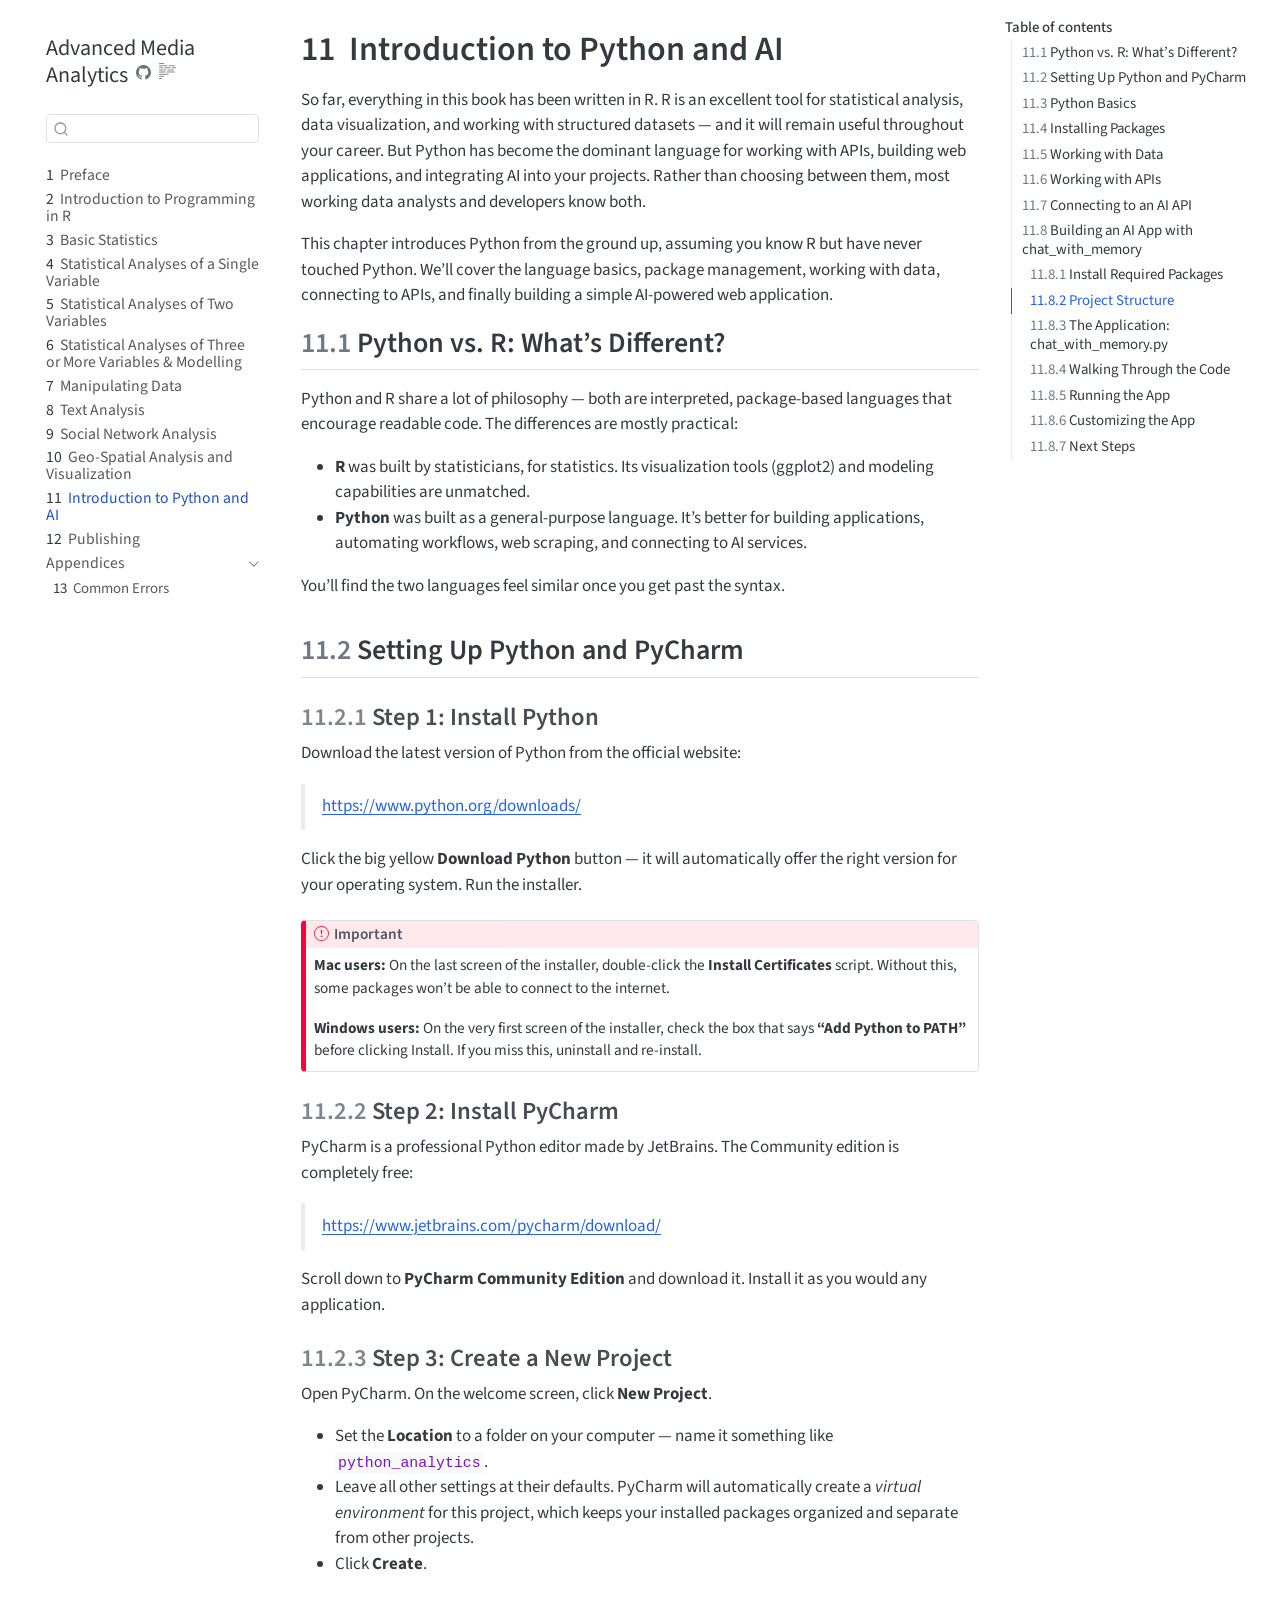
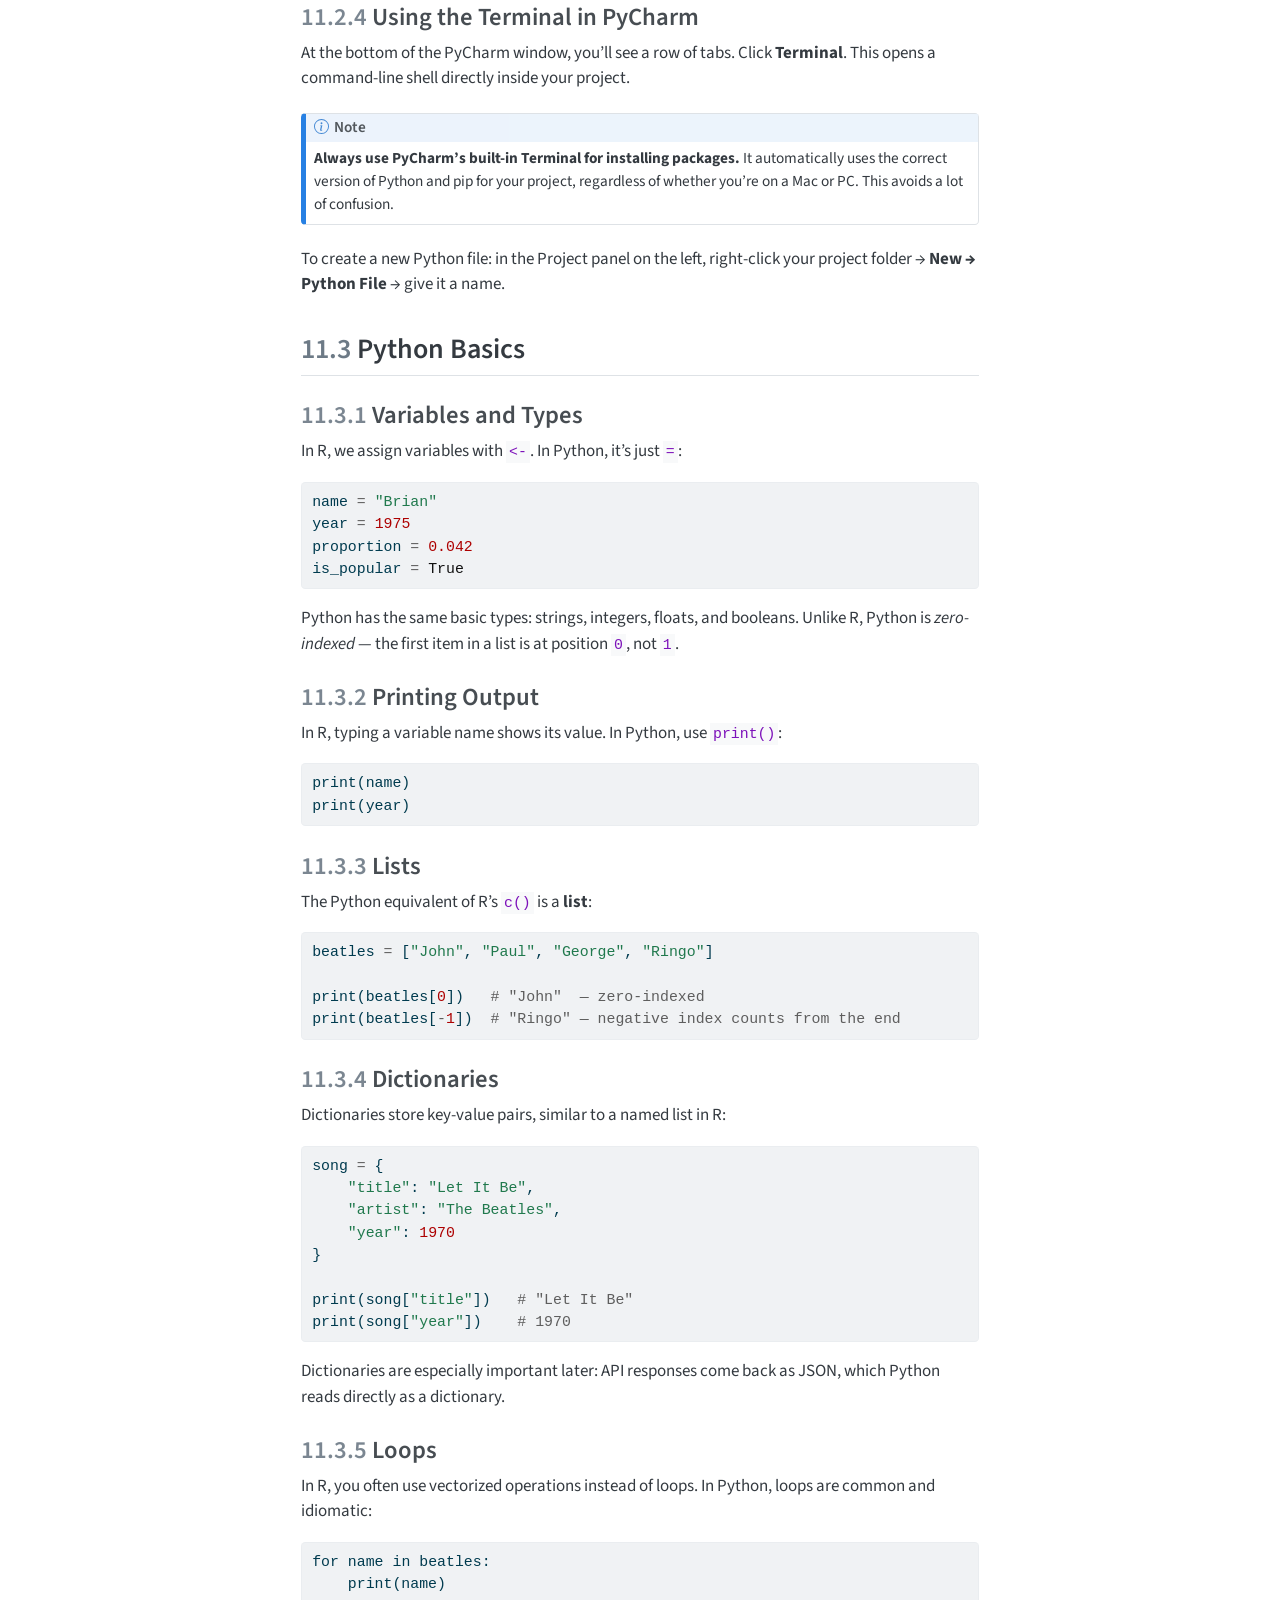
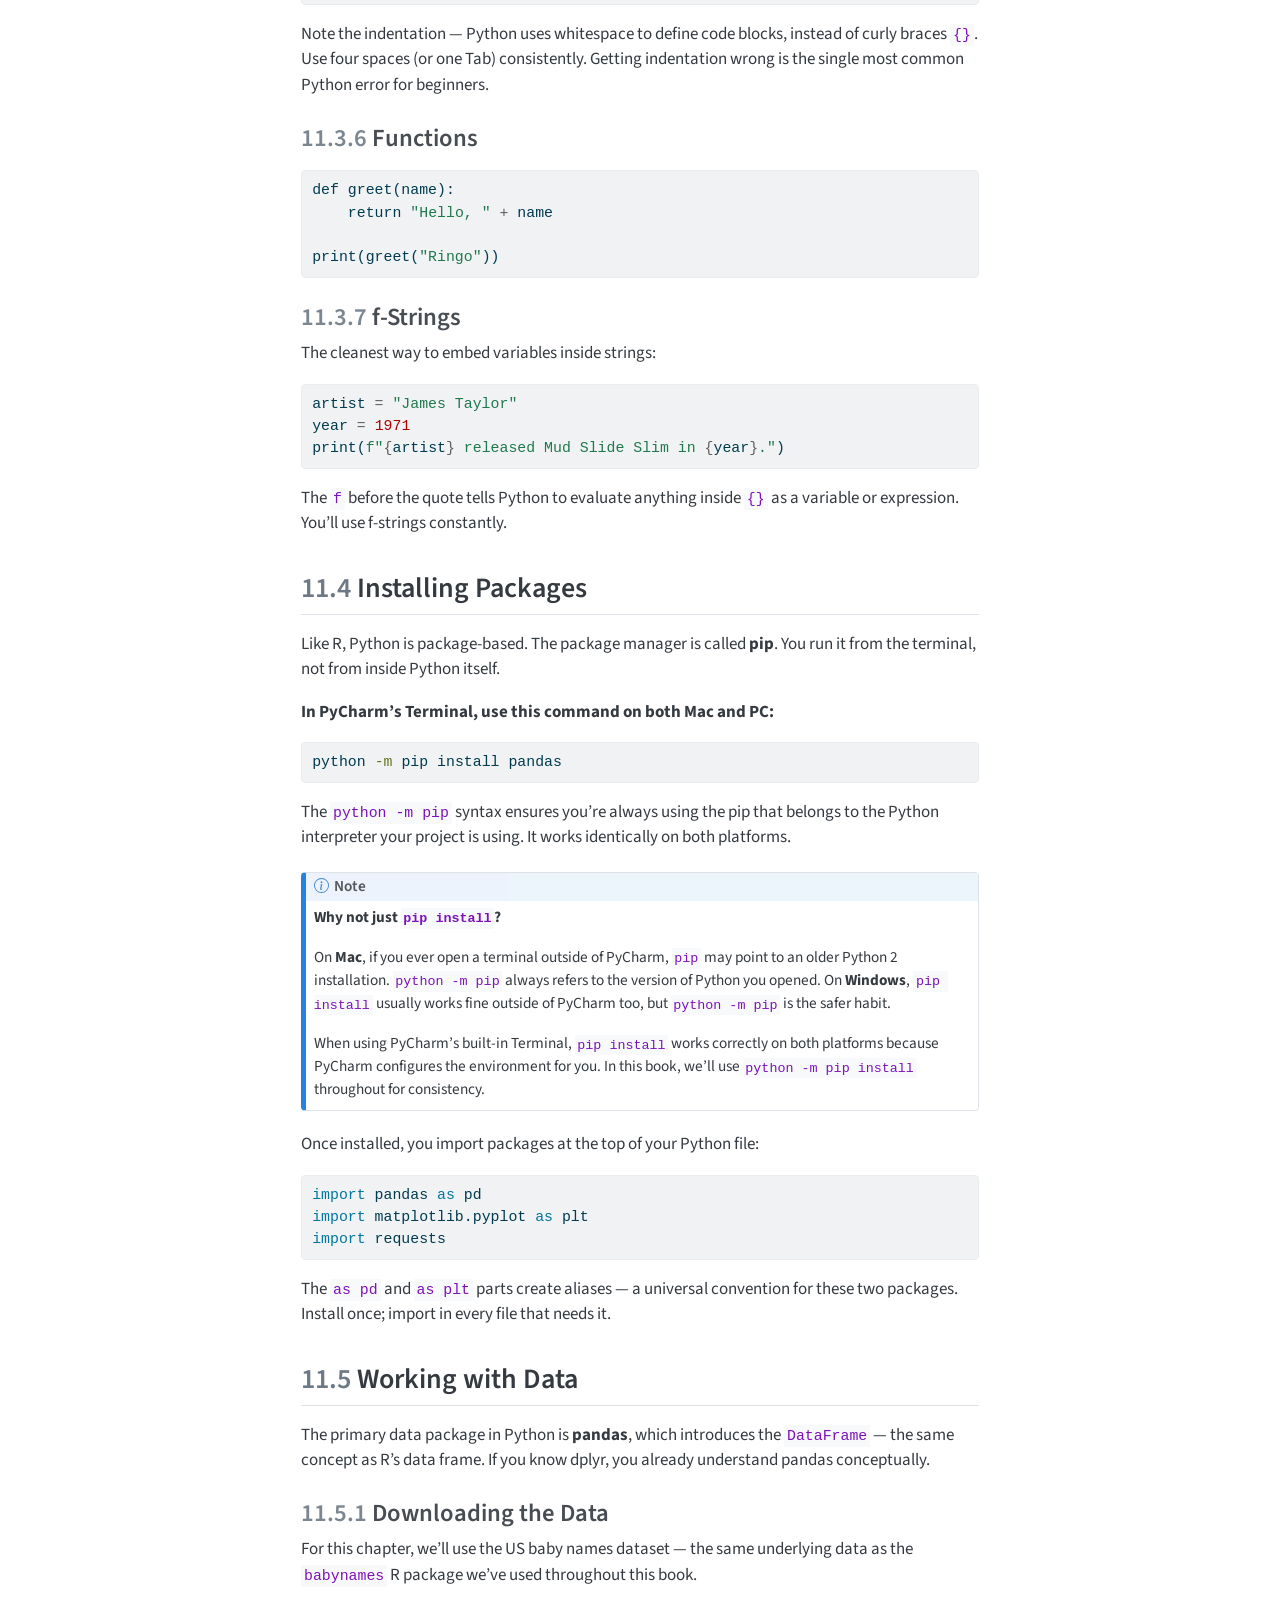
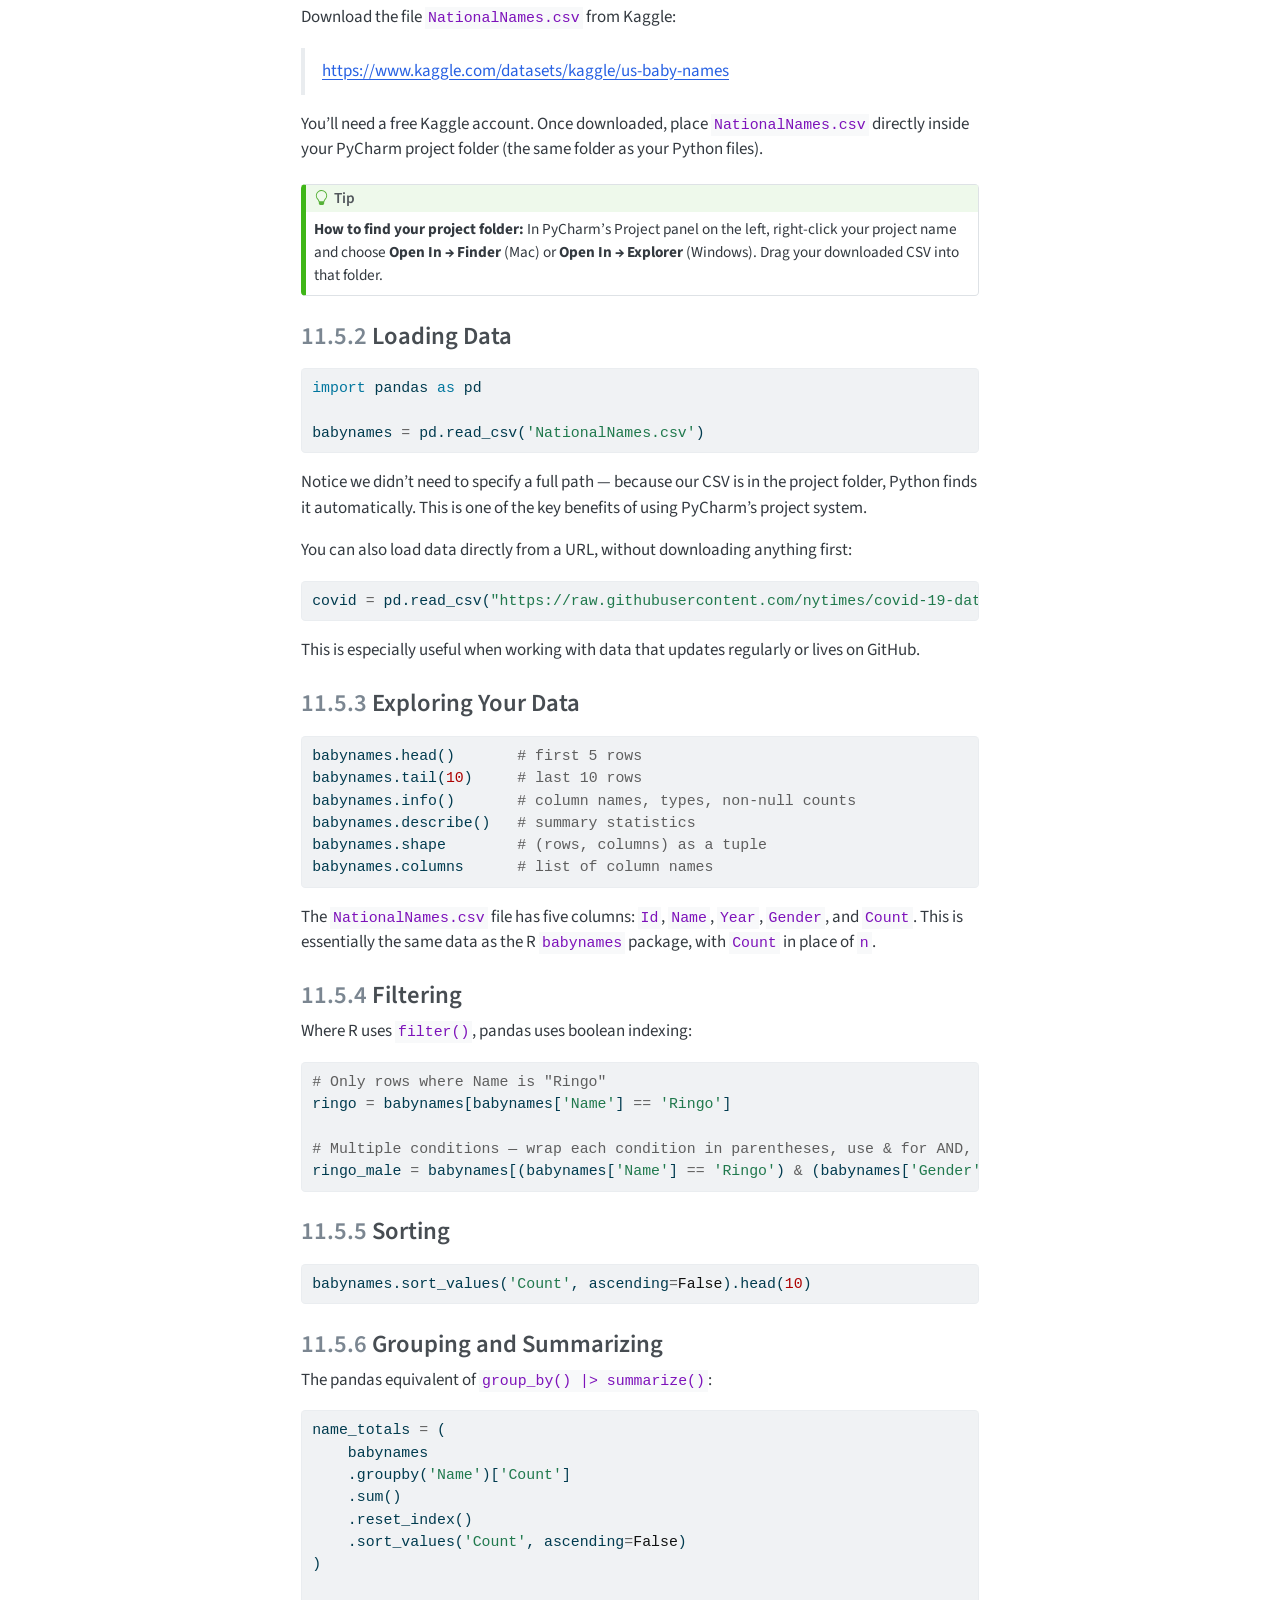
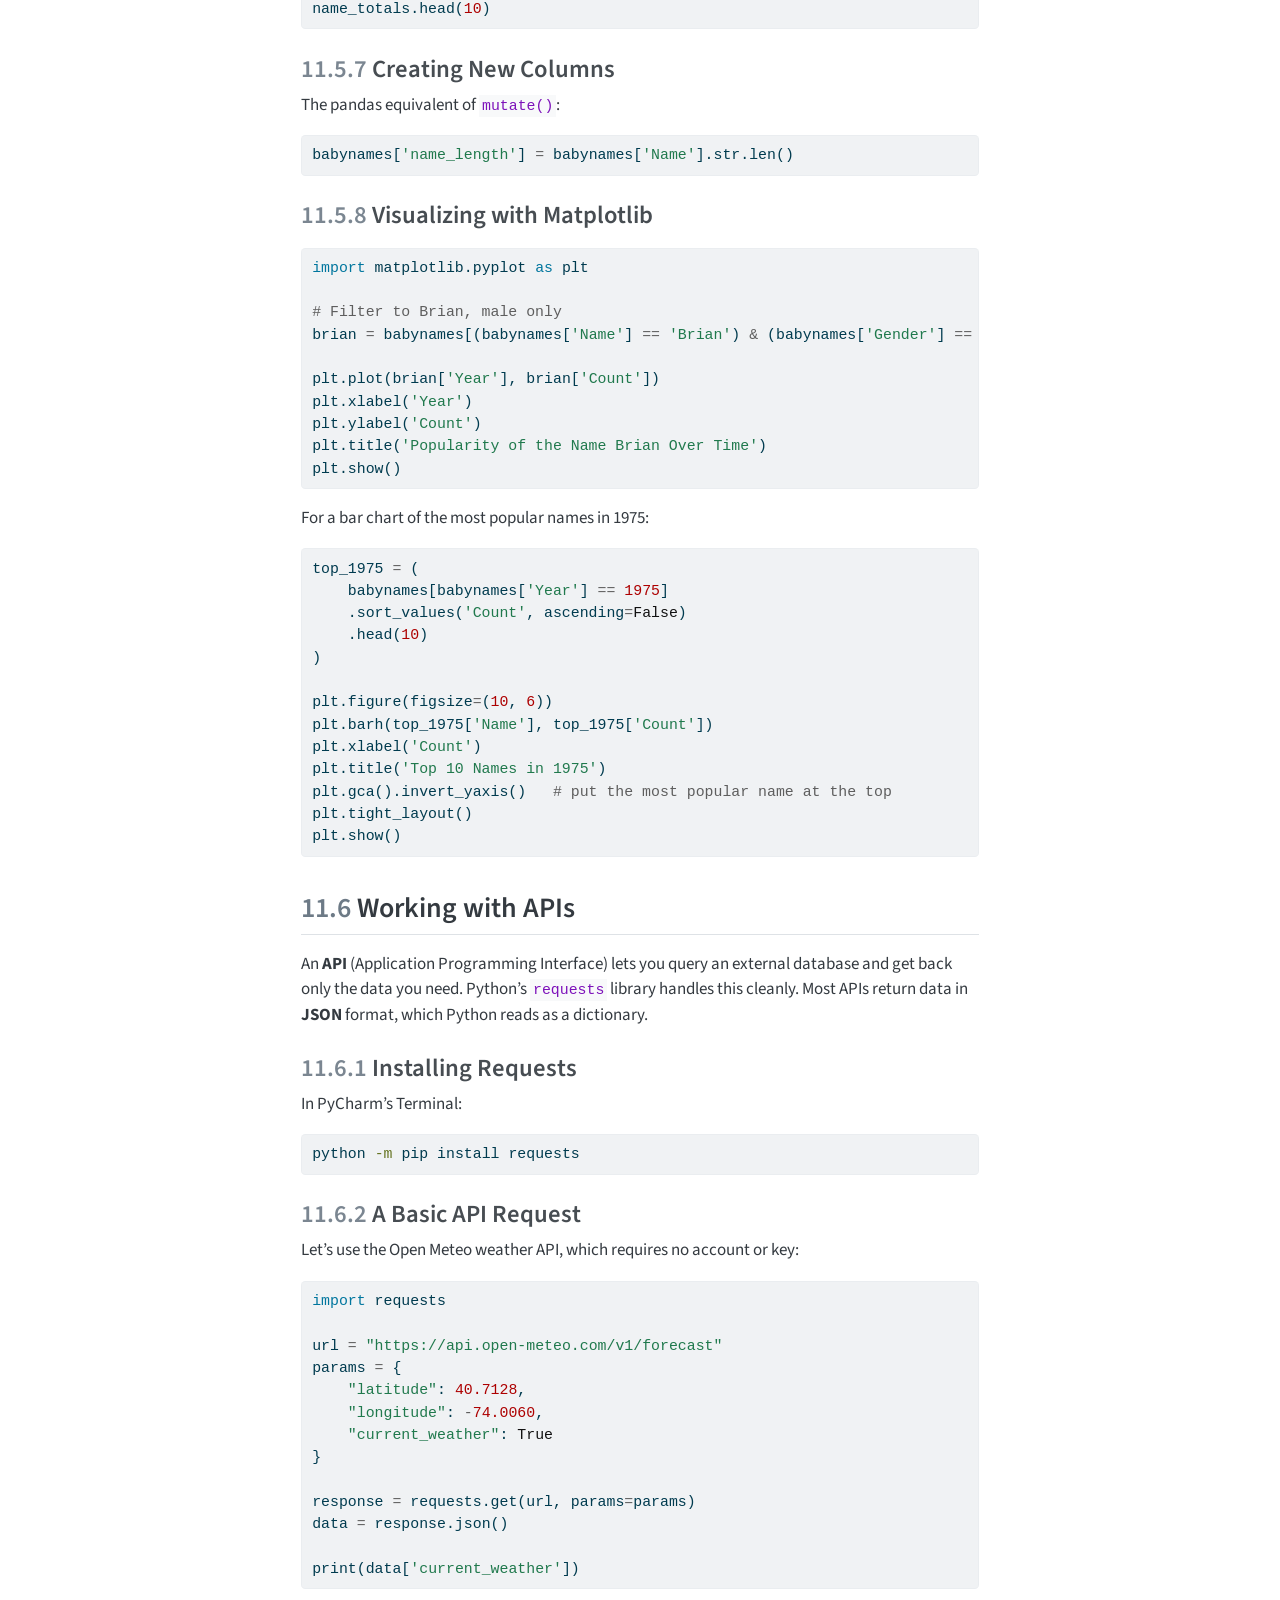
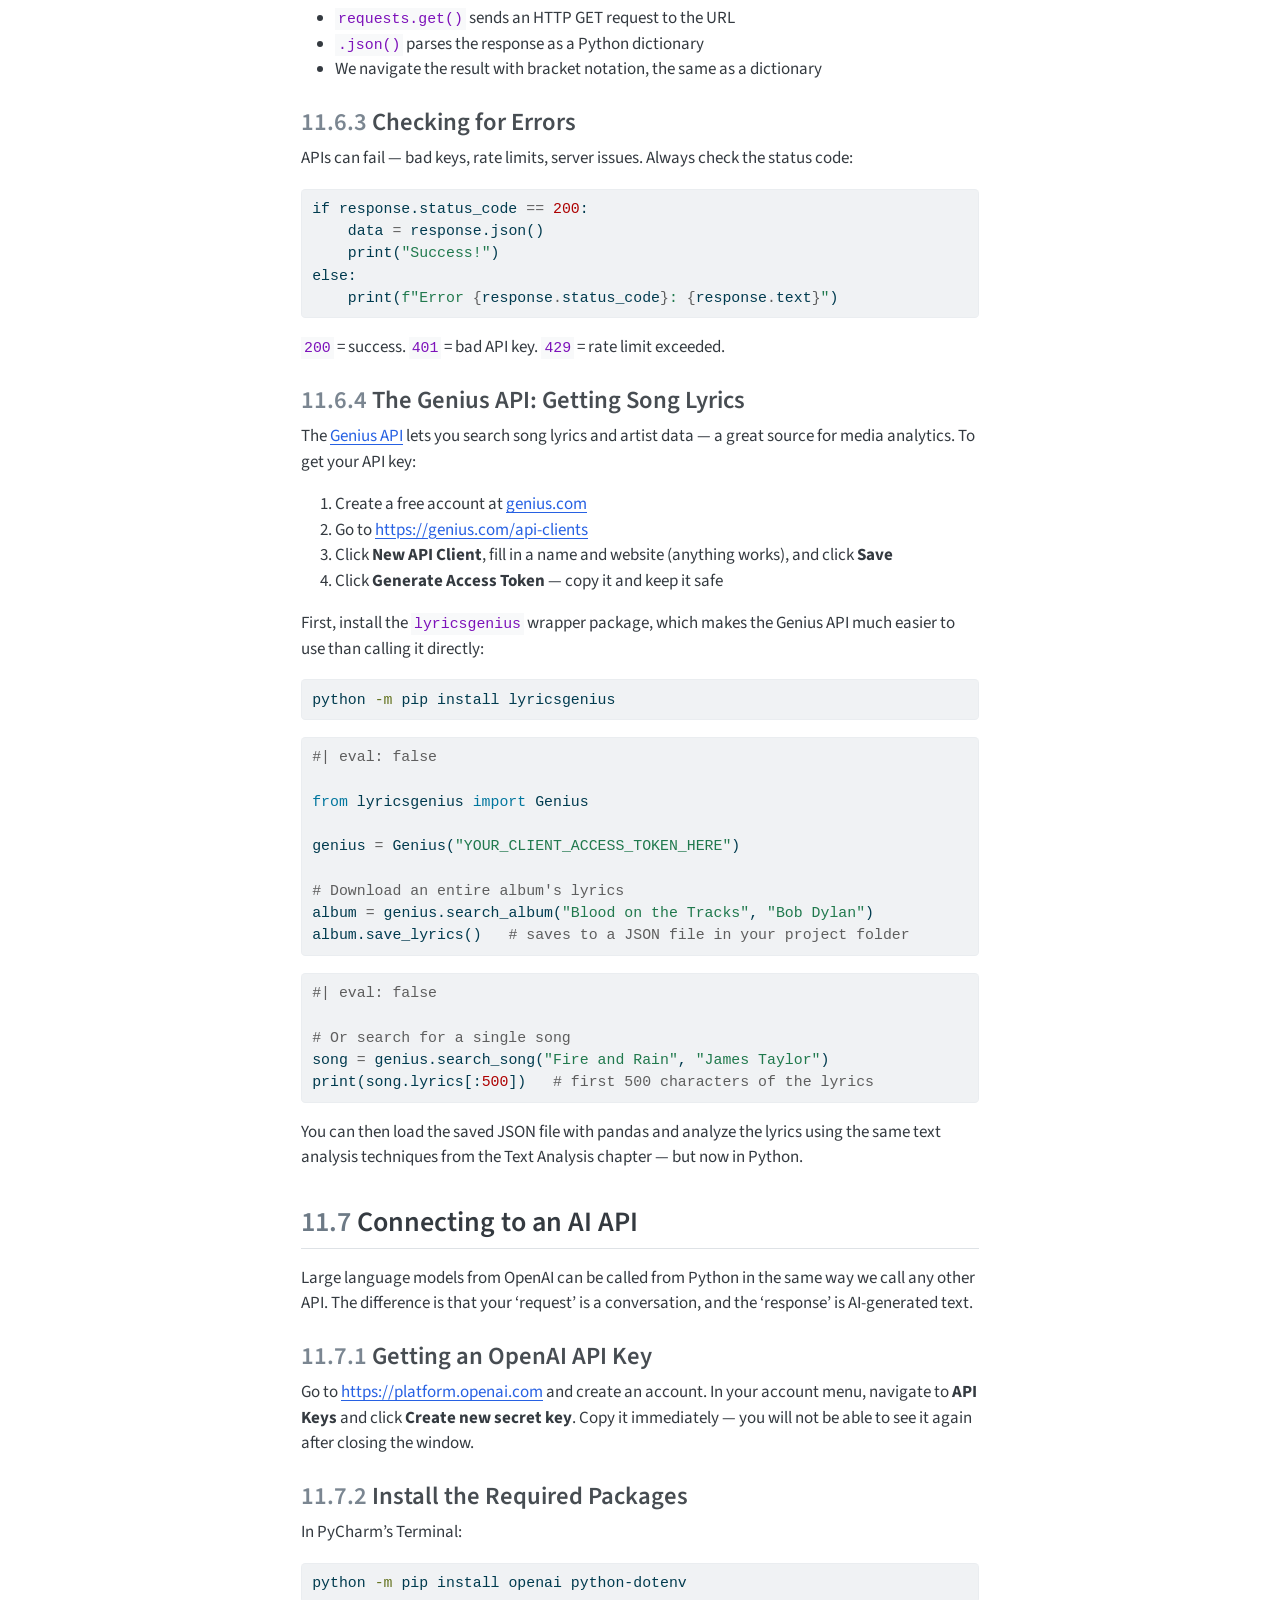
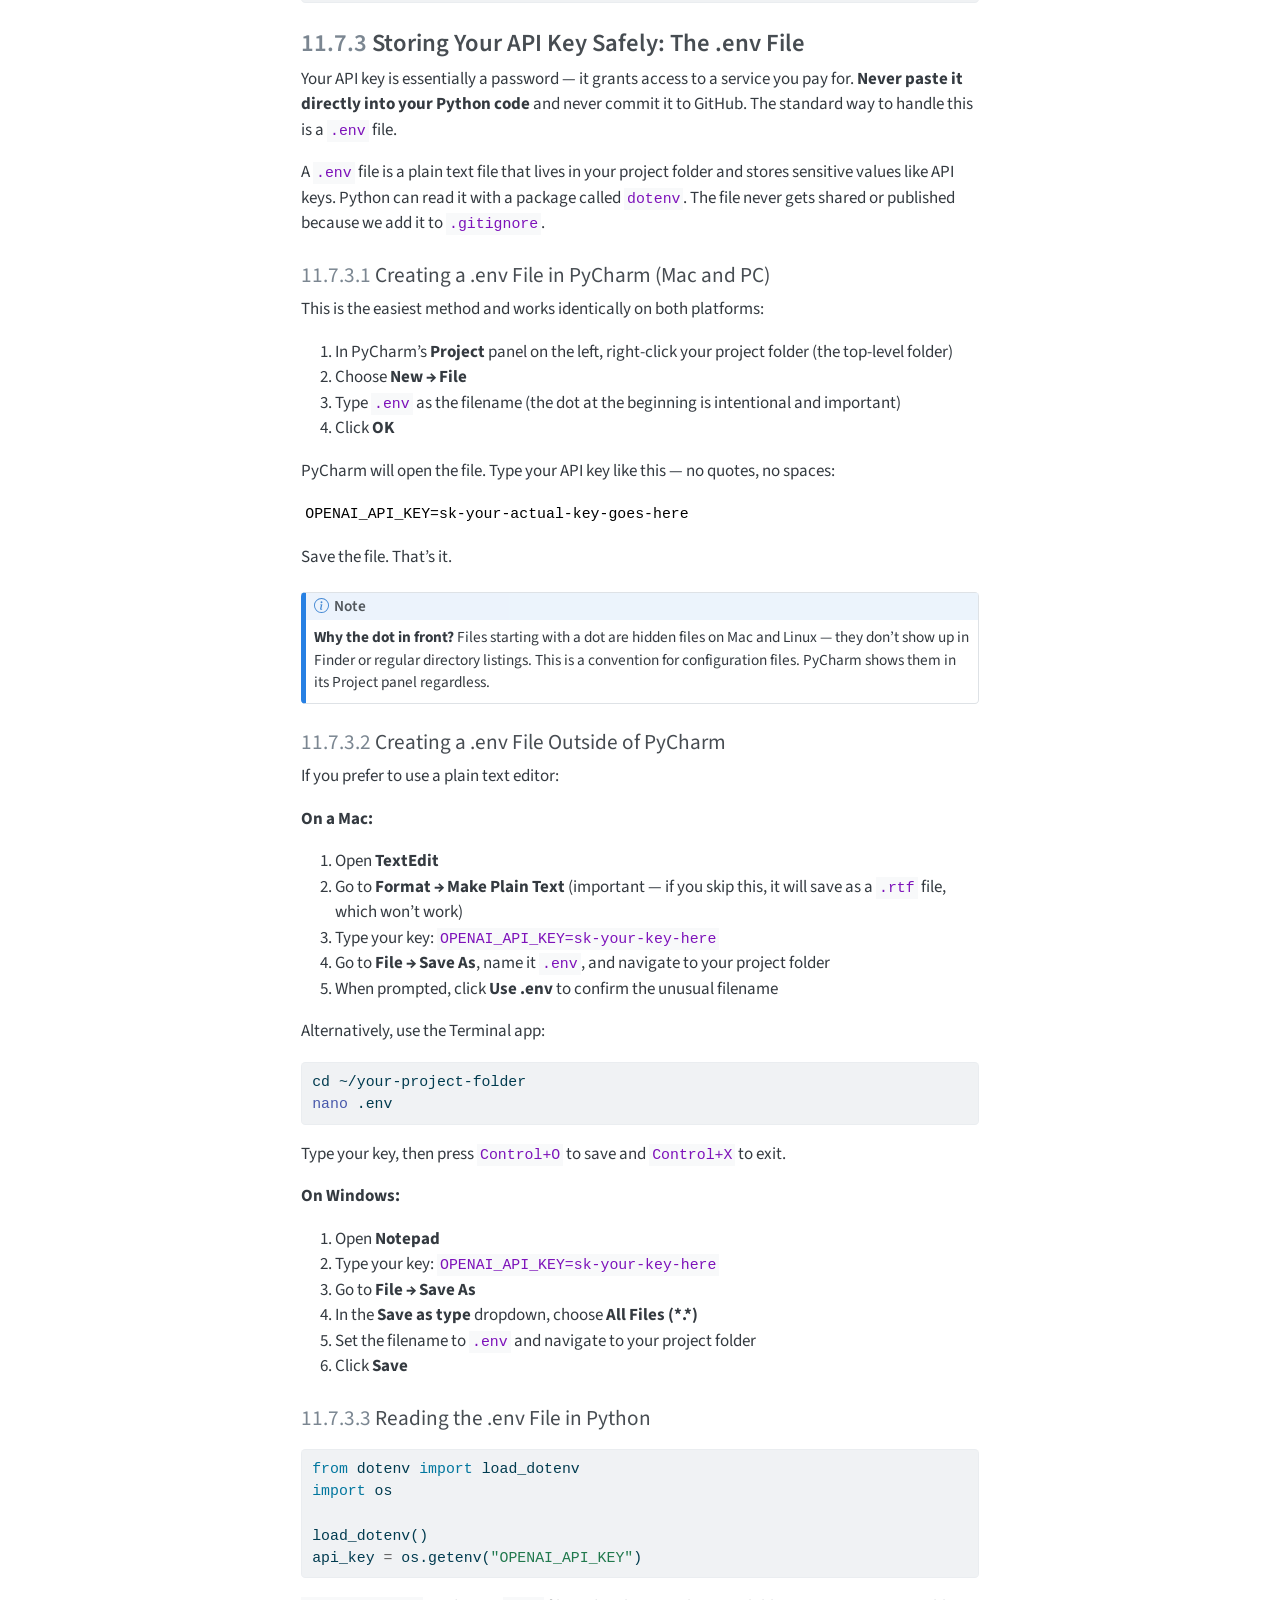
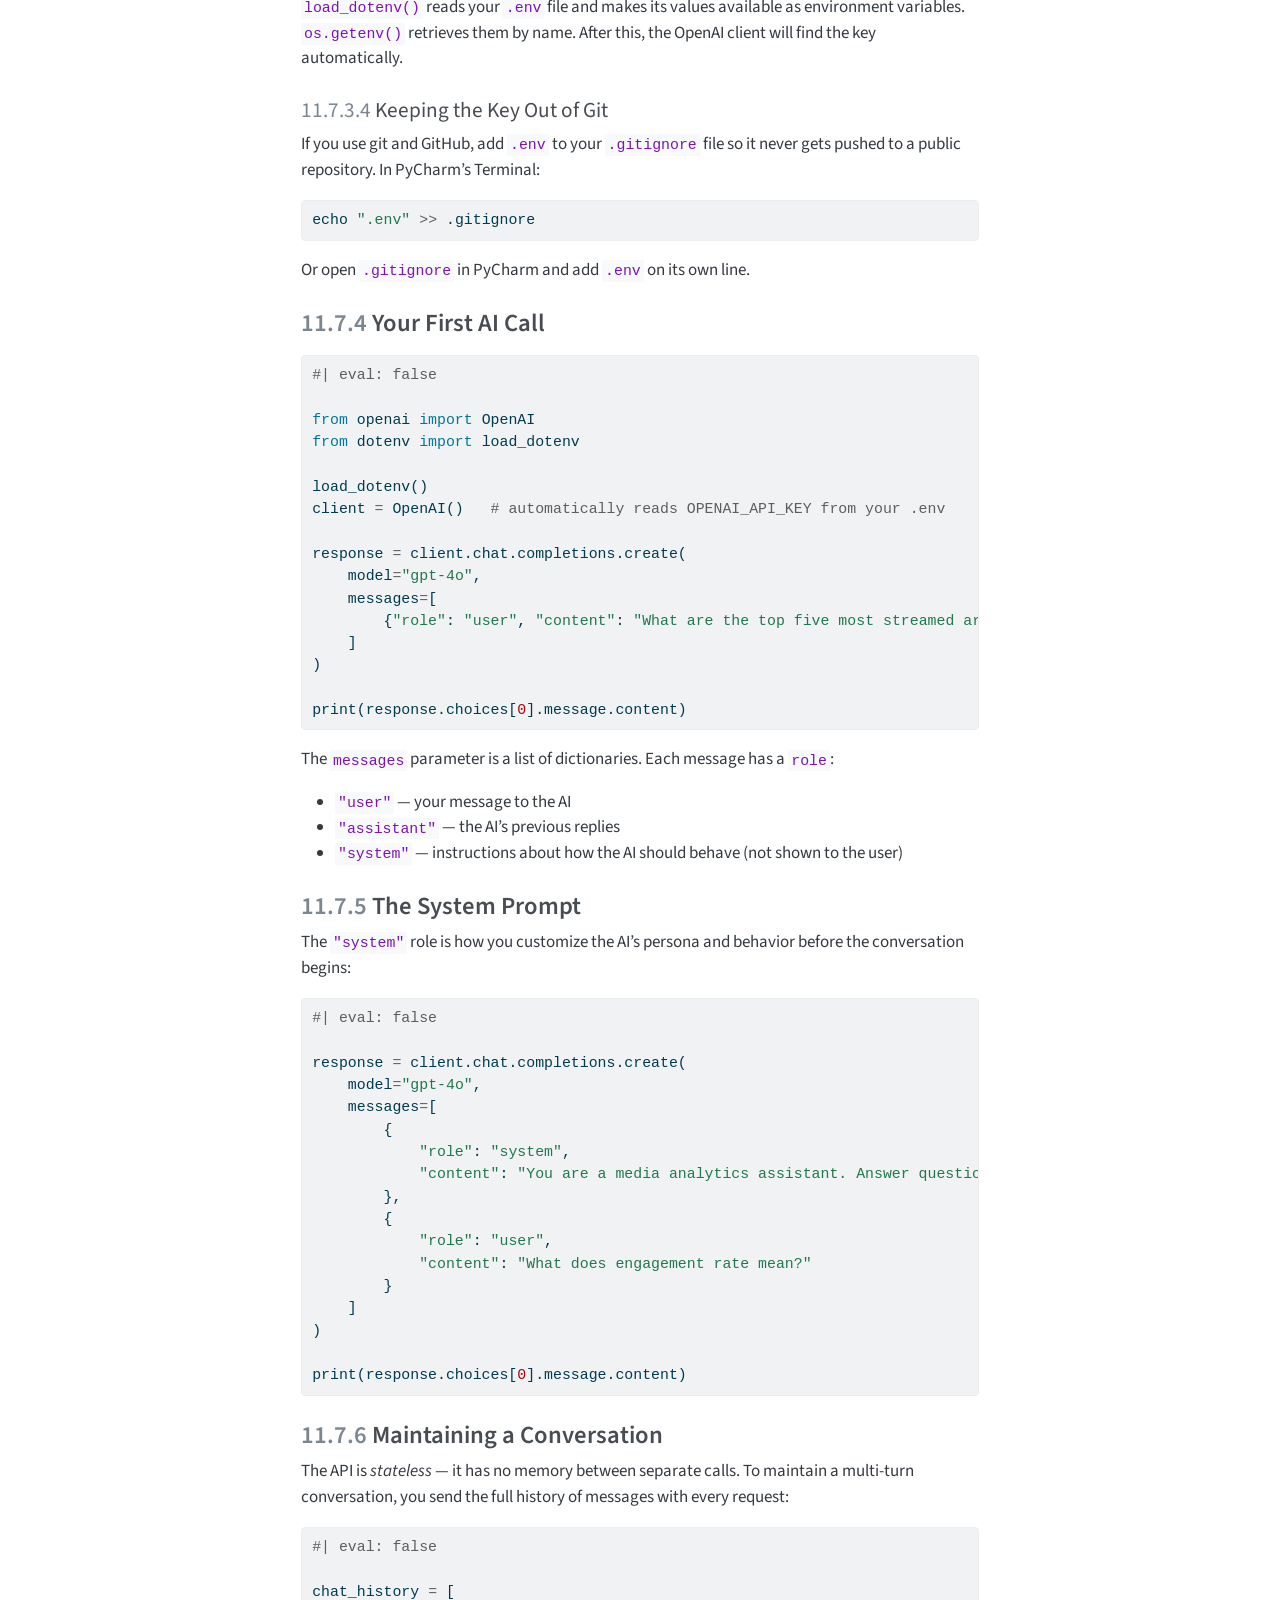
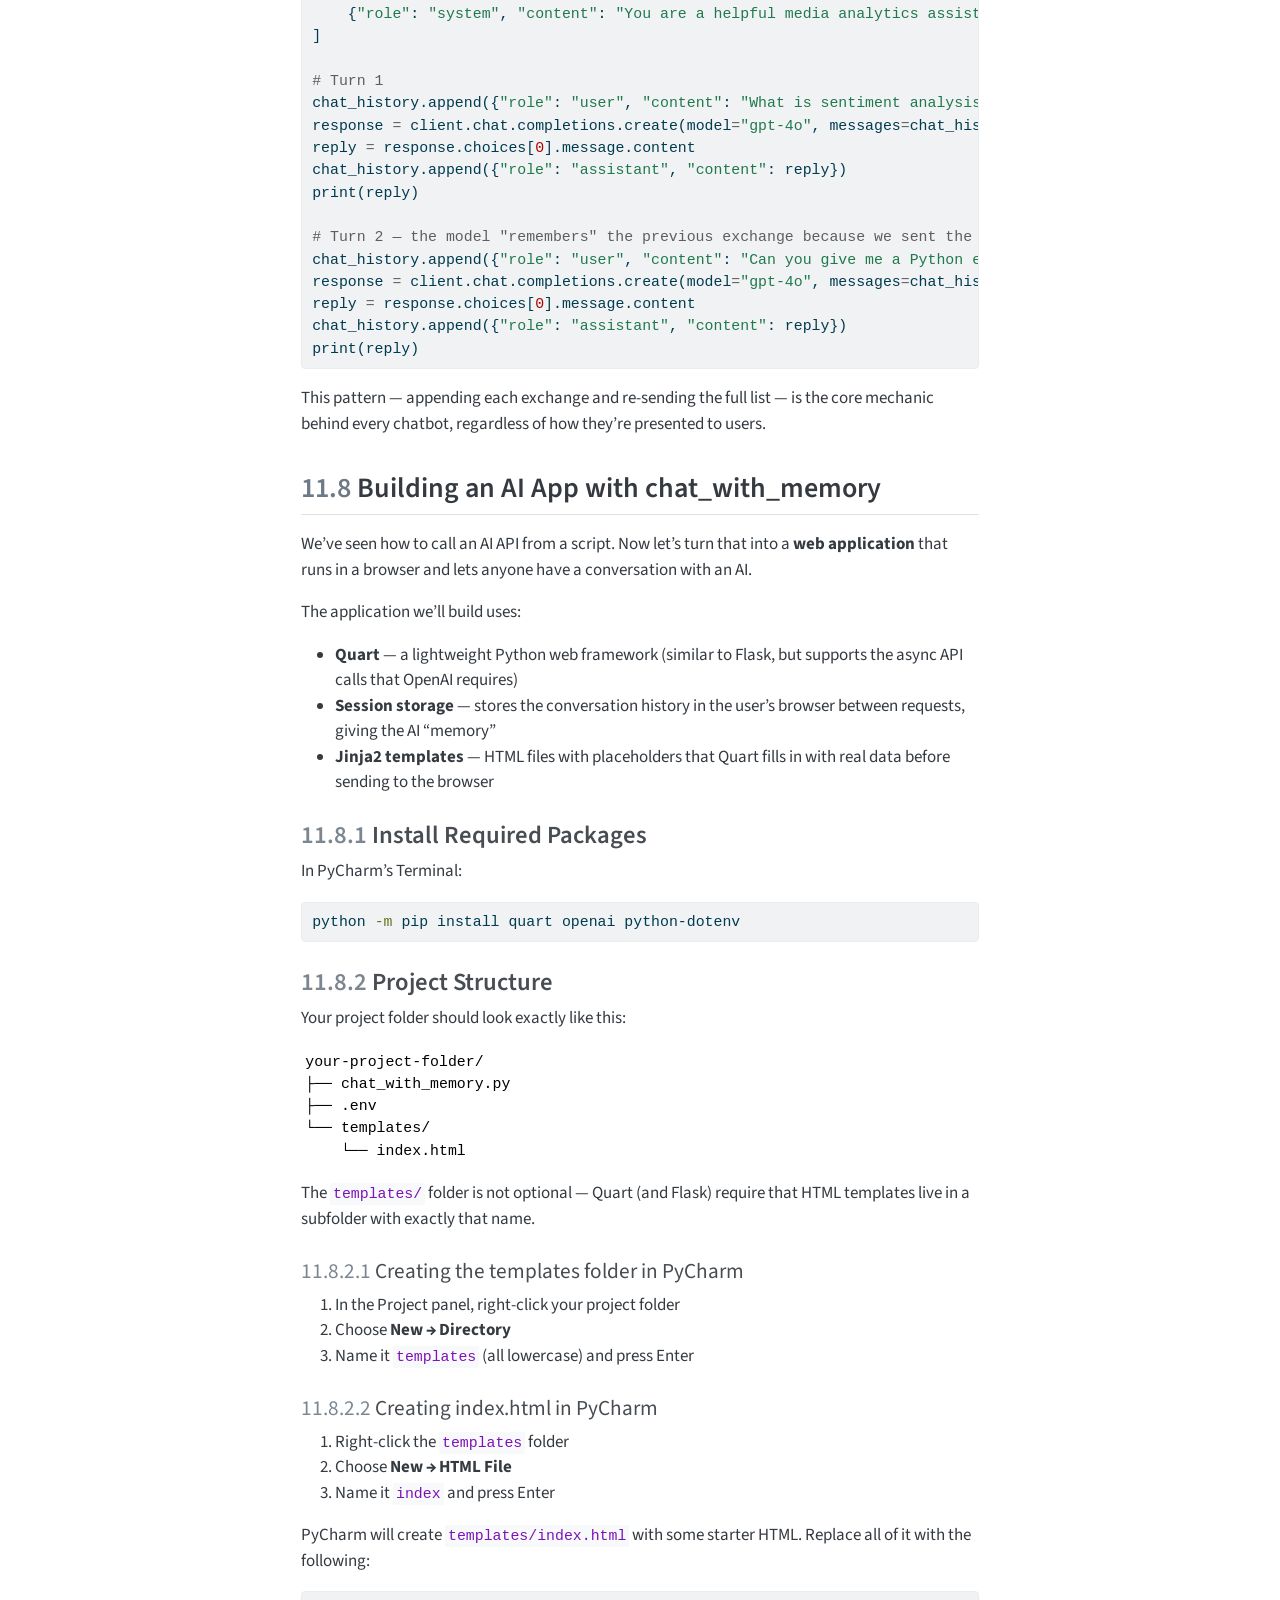
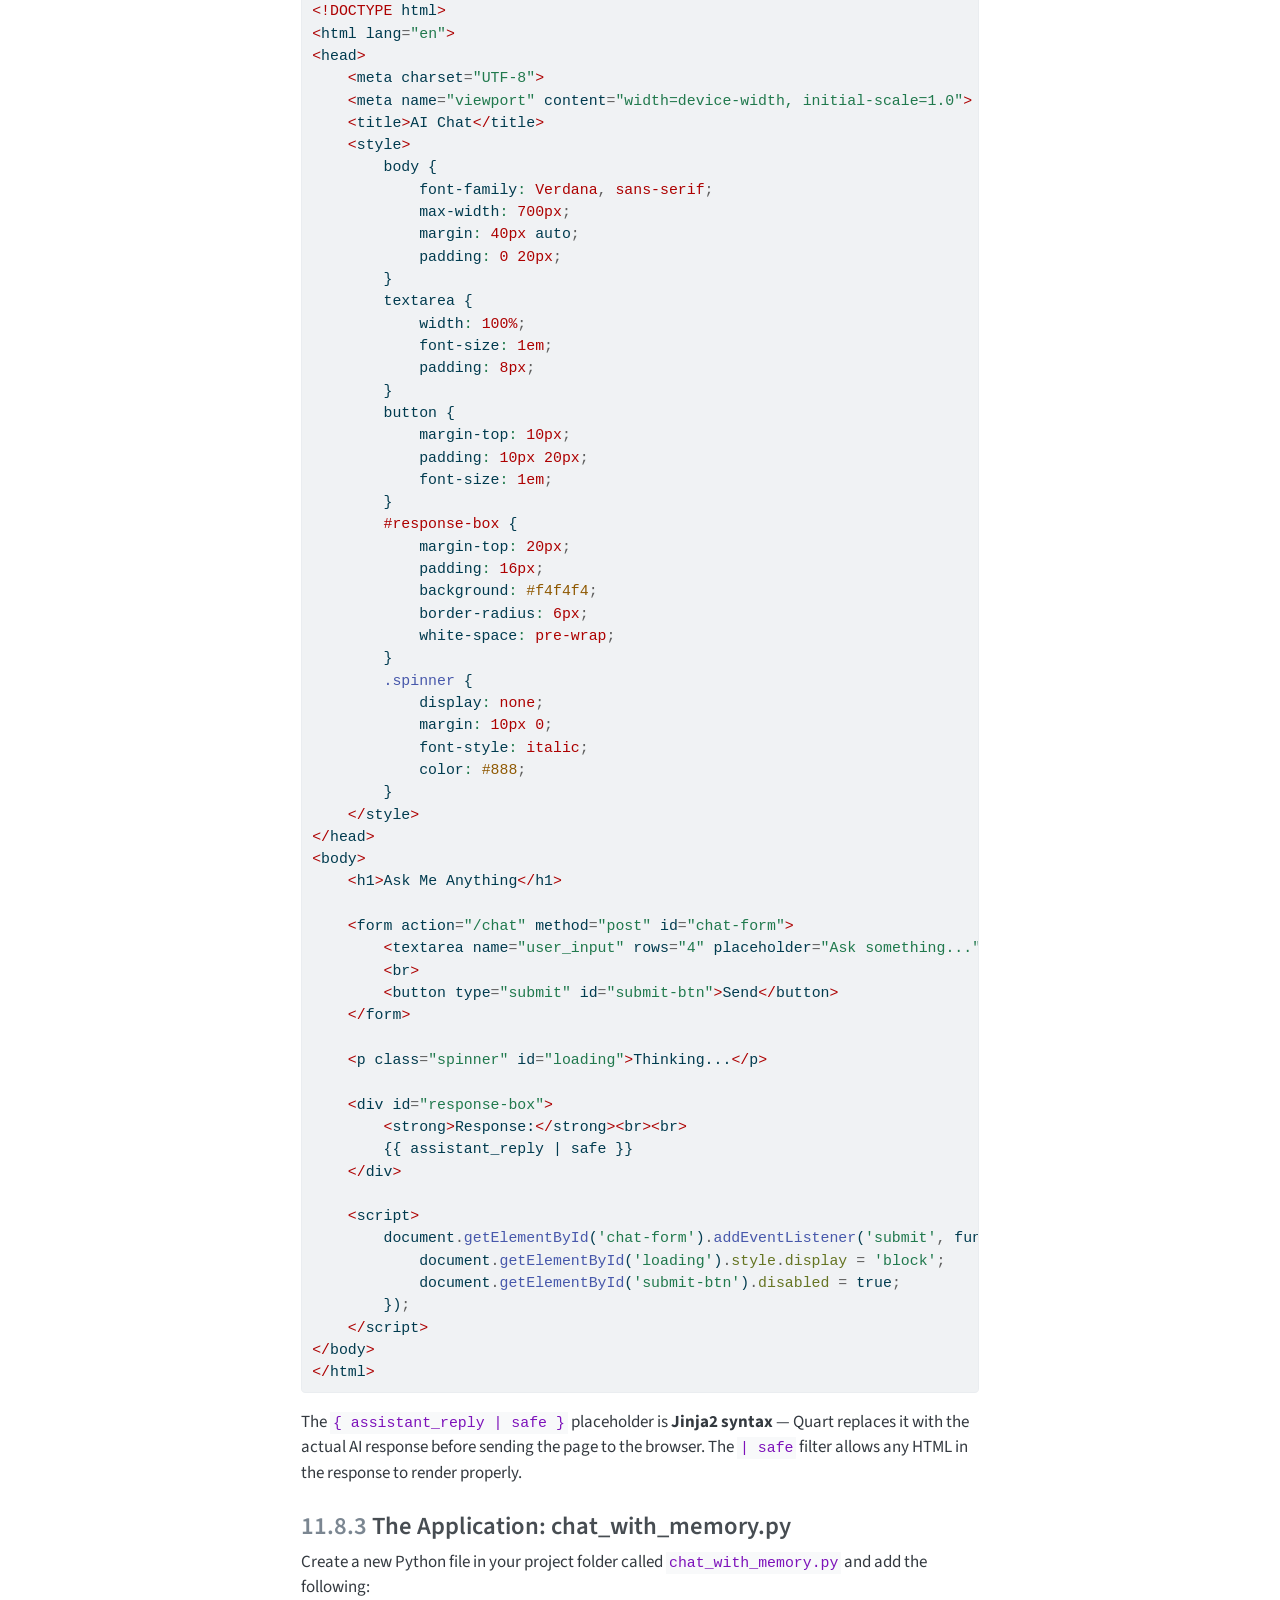
<file: docs/python_ai_intro.html>
<!DOCTYPE html>
<html xmlns="http://www.w3.org/1999/xhtml" lang="en" xml:lang="en"><head>

<meta charset="utf-8">
<meta name="generator" content="quarto-1.4.553">

<meta name="viewport" content="width=device-width, initial-scale=1.0, user-scalable=yes">

<meta name="author" content="Jenny Jiang &amp; Brian Walsh &amp; Claude Code">

<title>Advanced Media Analytics - 11&nbsp; Introduction to Python and AI</title>
<style>
code{white-space: pre-wrap;}
span.smallcaps{font-variant: small-caps;}
div.columns{display: flex; gap: min(4vw, 1.5em);}
div.column{flex: auto; overflow-x: auto;}
div.hanging-indent{margin-left: 1.5em; text-indent: -1.5em;}
ul.task-list{list-style: none;}
ul.task-list li input[type="checkbox"] {
  width: 0.8em;
  margin: 0 0.8em 0.2em -1em; /* quarto-specific, see https://github.com/quarto-dev/quarto-cli/issues/4556 */ 
  vertical-align: middle;
}
/* CSS for syntax highlighting */
pre > code.sourceCode { white-space: pre; position: relative; }
pre > code.sourceCode > span { line-height: 1.25; }
pre > code.sourceCode > span:empty { height: 1.2em; }
.sourceCode { overflow: visible; }
code.sourceCode > span { color: inherit; text-decoration: inherit; }
div.sourceCode { margin: 1em 0; }
pre.sourceCode { margin: 0; }
@media screen {
div.sourceCode { overflow: auto; }
}
@media print {
pre > code.sourceCode { white-space: pre-wrap; }
pre > code.sourceCode > span { text-indent: -5em; padding-left: 5em; }
}
pre.numberSource code
  { counter-reset: source-line 0; }
pre.numberSource code > span
  { position: relative; left: -4em; counter-increment: source-line; }
pre.numberSource code > span > a:first-child::before
  { content: counter(source-line);
    position: relative; left: -1em; text-align: right; vertical-align: baseline;
    border: none; display: inline-block;
    -webkit-touch-callout: none; -webkit-user-select: none;
    -khtml-user-select: none; -moz-user-select: none;
    -ms-user-select: none; user-select: none;
    padding: 0 4px; width: 4em;
  }
pre.numberSource { margin-left: 3em;  padding-left: 4px; }
div.sourceCode
  {   }
@media screen {
pre > code.sourceCode > span > a:first-child::before { text-decoration: underline; }
}
</style>


<script src="site_libs/quarto-nav/quarto-nav.js"></script>
<script src="site_libs/quarto-nav/headroom.min.js"></script>
<script src="site_libs/clipboard/clipboard.min.js"></script>
<script src="site_libs/quarto-search/autocomplete.umd.js"></script>
<script src="site_libs/quarto-search/fuse.min.js"></script>
<script src="site_libs/quarto-search/quarto-search.js"></script>
<meta name="quarto:offset" content="./">
<link href="./publishing.html" rel="next">
<link href="./geo_spatial_analysis.html" rel="prev">
<script src="site_libs/quarto-html/quarto.js"></script>
<script src="site_libs/quarto-html/popper.min.js"></script>
<script src="site_libs/quarto-html/tippy.umd.min.js"></script>
<script src="site_libs/quarto-html/anchor.min.js"></script>
<link href="site_libs/quarto-html/tippy.css" rel="stylesheet">
<link href="site_libs/quarto-html/quarto-syntax-highlighting.css" rel="stylesheet" id="quarto-text-highlighting-styles">
<script src="site_libs/bootstrap/bootstrap.min.js"></script>
<link href="site_libs/bootstrap/bootstrap-icons.css" rel="stylesheet">
<link href="site_libs/bootstrap/bootstrap.min.css" rel="stylesheet" id="quarto-bootstrap" data-mode="light">
<script id="quarto-search-options" type="application/json">{
  "location": "sidebar",
  "copy-button": false,
  "collapse-after": 3,
  "panel-placement": "start",
  "type": "textbox",
  "limit": 50,
  "keyboard-shortcut": [
    "f",
    "/",
    "s"
  ],
  "show-item-context": false,
  "language": {
    "search-no-results-text": "No results",
    "search-matching-documents-text": "matching documents",
    "search-copy-link-title": "Copy link to search",
    "search-hide-matches-text": "Hide additional matches",
    "search-more-match-text": "more match in this document",
    "search-more-matches-text": "more matches in this document",
    "search-clear-button-title": "Clear",
    "search-text-placeholder": "",
    "search-detached-cancel-button-title": "Cancel",
    "search-submit-button-title": "Submit",
    "search-label": "Search"
  }
}</script>


<link rel="stylesheet" href="style.css">
</head>

<body class="nav-sidebar floating">

<div id="quarto-search-results"></div>
  <header id="quarto-header" class="headroom fixed-top">
  <nav class="quarto-secondary-nav">
    <div class="container-fluid d-flex">
      <button type="button" class="quarto-btn-toggle btn" data-bs-toggle="collapse" data-bs-target=".quarto-sidebar-collapse-item" aria-controls="quarto-sidebar" aria-expanded="false" aria-label="Toggle sidebar navigation" onclick="if (window.quartoToggleHeadroom) { window.quartoToggleHeadroom(); }">
        <i class="bi bi-layout-text-sidebar-reverse"></i>
      </button>
        <nav class="quarto-page-breadcrumbs" aria-label="breadcrumb"><ol class="breadcrumb"><li class="breadcrumb-item"><a href="./python_ai_intro.html"><span class="chapter-number">11</span>&nbsp; <span class="chapter-title">Introduction to Python and AI</span></a></li></ol></nav>
        <a class="flex-grow-1" role="button" data-bs-toggle="collapse" data-bs-target=".quarto-sidebar-collapse-item" aria-controls="quarto-sidebar" aria-expanded="false" aria-label="Toggle sidebar navigation" onclick="if (window.quartoToggleHeadroom) { window.quartoToggleHeadroom(); }">      
        </a>
      <button type="button" class="btn quarto-search-button" aria-label="" onclick="window.quartoOpenSearch();">
        <i class="bi bi-search"></i>
      </button>
    </div>
  </nav>
</header>
<!-- content -->
<div id="quarto-content" class="quarto-container page-columns page-rows-contents page-layout-article">
<!-- sidebar -->
  <nav id="quarto-sidebar" class="sidebar collapse collapse-horizontal quarto-sidebar-collapse-item sidebar-navigation floating overflow-auto">
    <div class="pt-lg-2 mt-2 text-left sidebar-header">
    <div class="sidebar-title mb-0 py-0">
      <a href="./">Advanced Media Analytics</a> 
        <div class="sidebar-tools-main">
    <a href="https://github.com/bwalsh5/advanced-media-analytics/" title="Source Code" class="quarto-navigation-tool px-1" aria-label="Source Code"><i class="bi bi-github"></i></a>
  <a href="" class="quarto-reader-toggle quarto-navigation-tool px-1" onclick="window.quartoToggleReader(); return false;" title="Toggle reader mode">
  <div class="quarto-reader-toggle-btn">
  <i class="bi"></i>
  </div>
</a>
</div>
    </div>
      </div>
        <div class="mt-2 flex-shrink-0 align-items-center">
        <div class="sidebar-search">
        <div id="quarto-search" class="" title="Search"></div>
        </div>
        </div>
    <div class="sidebar-menu-container"> 
    <ul class="list-unstyled mt-1">
        <li class="sidebar-item">
  <div class="sidebar-item-container"> 
  <a href="./index.html" class="sidebar-item-text sidebar-link">
 <span class="menu-text"><span class="chapter-number">1</span>&nbsp; <span class="chapter-title">Preface</span></span></a>
  </div>
</li>
        <li class="sidebar-item">
  <div class="sidebar-item-container"> 
  <a href="./intro.html" class="sidebar-item-text sidebar-link">
 <span class="menu-text"><span class="chapter-number">2</span>&nbsp; <span class="chapter-title">Introduction to Programming in R</span></span></a>
  </div>
</li>
        <li class="sidebar-item">
  <div class="sidebar-item-container"> 
  <a href="./basic_statistics.html" class="sidebar-item-text sidebar-link">
 <span class="menu-text"><span class="chapter-number">3</span>&nbsp; <span class="chapter-title">Basic Statistics</span></span></a>
  </div>
</li>
        <li class="sidebar-item">
  <div class="sidebar-item-container"> 
  <a href="./statistical_analysis_single.html" class="sidebar-item-text sidebar-link">
 <span class="menu-text"><span class="chapter-number">4</span>&nbsp; <span class="chapter-title">Statistical Analyses of a Single Variable</span></span></a>
  </div>
</li>
        <li class="sidebar-item">
  <div class="sidebar-item-container"> 
  <a href="./statistical_analysis_two.html" class="sidebar-item-text sidebar-link">
 <span class="menu-text"><span class="chapter-number">5</span>&nbsp; <span class="chapter-title">Statistical Analyses of Two Variables</span></span></a>
  </div>
</li>
        <li class="sidebar-item">
  <div class="sidebar-item-container"> 
  <a href="./statistical_analysis_multi.html" class="sidebar-item-text sidebar-link">
 <span class="menu-text"><span class="chapter-number">6</span>&nbsp; <span class="chapter-title">Statistical Analyses of Three or More Variables &amp; Modelling</span></span></a>
  </div>
</li>
        <li class="sidebar-item">
  <div class="sidebar-item-container"> 
  <a href="./manipulating_data.html" class="sidebar-item-text sidebar-link">
 <span class="menu-text"><span class="chapter-number">7</span>&nbsp; <span class="chapter-title">Manipulating Data</span></span></a>
  </div>
</li>
        <li class="sidebar-item">
  <div class="sidebar-item-container"> 
  <a href="./text_analysis.html" class="sidebar-item-text sidebar-link">
 <span class="menu-text"><span class="chapter-number">8</span>&nbsp; <span class="chapter-title">Text Analysis</span></span></a>
  </div>
</li>
        <li class="sidebar-item">
  <div class="sidebar-item-container"> 
  <a href="./network_analysis.html" class="sidebar-item-text sidebar-link">
 <span class="menu-text"><span class="chapter-number">9</span>&nbsp; <span class="chapter-title">Social Network Analysis</span></span></a>
  </div>
</li>
        <li class="sidebar-item">
  <div class="sidebar-item-container"> 
  <a href="./geo_spatial_analysis.html" class="sidebar-item-text sidebar-link">
 <span class="menu-text"><span class="chapter-number">10</span>&nbsp; <span class="chapter-title">Geo-Spatial Analysis and Visualization</span></span></a>
  </div>
</li>
        <li class="sidebar-item">
  <div class="sidebar-item-container"> 
  <a href="./python_ai_intro.html" class="sidebar-item-text sidebar-link active">
 <span class="menu-text"><span class="chapter-number">11</span>&nbsp; <span class="chapter-title">Introduction to Python and AI</span></span></a>
  </div>
</li>
        <li class="sidebar-item">
  <div class="sidebar-item-container"> 
  <a href="./publishing.html" class="sidebar-item-text sidebar-link">
 <span class="menu-text"><span class="chapter-number">12</span>&nbsp; <span class="chapter-title">Publishing</span></span></a>
  </div>
</li>
        <li class="sidebar-item sidebar-item-section">
      <div class="sidebar-item-container"> 
            <a class="sidebar-item-text sidebar-link text-start" data-bs-toggle="collapse" data-bs-target="#quarto-sidebar-section-1" aria-expanded="true">
 <span class="menu-text">Appendices</span></a>
          <a class="sidebar-item-toggle text-start" data-bs-toggle="collapse" data-bs-target="#quarto-sidebar-section-1" aria-expanded="true" aria-label="Toggle section">
            <i class="bi bi-chevron-right ms-2"></i>
          </a> 
      </div>
      <ul id="quarto-sidebar-section-1" class="collapse list-unstyled sidebar-section depth1 show">  
          <li class="sidebar-item">
  <div class="sidebar-item-container"> 
  <a href="./common_errors.html" class="sidebar-item-text sidebar-link">
 <span class="menu-text"><span class="chapter-number">13</span>&nbsp; <span class="chapter-title">Common Errors</span></span></a>
  </div>
</li>
      </ul>
  </li>
    </ul>
    </div>
</nav>
<div id="quarto-sidebar-glass" class="quarto-sidebar-collapse-item" data-bs-toggle="collapse" data-bs-target=".quarto-sidebar-collapse-item"></div>
<!-- margin-sidebar -->
    <div id="quarto-margin-sidebar" class="sidebar margin-sidebar">
        <nav id="TOC" role="doc-toc" class="toc-active">
    <h2 id="toc-title">Table of contents</h2>
   
  <ul>
  <li><a href="#python-vs.-r-whats-different" id="toc-python-vs.-r-whats-different" class="nav-link active" data-scroll-target="#python-vs.-r-whats-different"><span class="header-section-number">11.1</span> Python vs.&nbsp;R: What’s Different?</a></li>
  <li><a href="#setting-up-python-and-pycharm" id="toc-setting-up-python-and-pycharm" class="nav-link" data-scroll-target="#setting-up-python-and-pycharm"><span class="header-section-number">11.2</span> Setting Up Python and PyCharm</a>
  <ul class="collapse">
  <li><a href="#step-1-install-python" id="toc-step-1-install-python" class="nav-link" data-scroll-target="#step-1-install-python"><span class="header-section-number">11.2.1</span> Step 1: Install Python</a></li>
  <li><a href="#step-2-install-pycharm" id="toc-step-2-install-pycharm" class="nav-link" data-scroll-target="#step-2-install-pycharm"><span class="header-section-number">11.2.2</span> Step 2: Install PyCharm</a></li>
  <li><a href="#step-3-create-a-new-project" id="toc-step-3-create-a-new-project" class="nav-link" data-scroll-target="#step-3-create-a-new-project"><span class="header-section-number">11.2.3</span> Step 3: Create a New Project</a></li>
  <li><a href="#using-the-terminal-in-pycharm" id="toc-using-the-terminal-in-pycharm" class="nav-link" data-scroll-target="#using-the-terminal-in-pycharm"><span class="header-section-number">11.2.4</span> Using the Terminal in PyCharm</a></li>
  </ul></li>
  <li><a href="#python-basics" id="toc-python-basics" class="nav-link" data-scroll-target="#python-basics"><span class="header-section-number">11.3</span> Python Basics</a>
  <ul class="collapse">
  <li><a href="#variables-and-types" id="toc-variables-and-types" class="nav-link" data-scroll-target="#variables-and-types"><span class="header-section-number">11.3.1</span> Variables and Types</a></li>
  <li><a href="#printing-output" id="toc-printing-output" class="nav-link" data-scroll-target="#printing-output"><span class="header-section-number">11.3.2</span> Printing Output</a></li>
  <li><a href="#lists" id="toc-lists" class="nav-link" data-scroll-target="#lists"><span class="header-section-number">11.3.3</span> Lists</a></li>
  <li><a href="#dictionaries" id="toc-dictionaries" class="nav-link" data-scroll-target="#dictionaries"><span class="header-section-number">11.3.4</span> Dictionaries</a></li>
  <li><a href="#loops" id="toc-loops" class="nav-link" data-scroll-target="#loops"><span class="header-section-number">11.3.5</span> Loops</a></li>
  <li><a href="#functions" id="toc-functions" class="nav-link" data-scroll-target="#functions"><span class="header-section-number">11.3.6</span> Functions</a></li>
  <li><a href="#f-strings" id="toc-f-strings" class="nav-link" data-scroll-target="#f-strings"><span class="header-section-number">11.3.7</span> f-Strings</a></li>
  </ul></li>
  <li><a href="#installing-packages" id="toc-installing-packages" class="nav-link" data-scroll-target="#installing-packages"><span class="header-section-number">11.4</span> Installing Packages</a></li>
  <li><a href="#working-with-data" id="toc-working-with-data" class="nav-link" data-scroll-target="#working-with-data"><span class="header-section-number">11.5</span> Working with Data</a>
  <ul class="collapse">
  <li><a href="#downloading-the-data" id="toc-downloading-the-data" class="nav-link" data-scroll-target="#downloading-the-data"><span class="header-section-number">11.5.1</span> Downloading the Data</a></li>
  <li><a href="#loading-data" id="toc-loading-data" class="nav-link" data-scroll-target="#loading-data"><span class="header-section-number">11.5.2</span> Loading Data</a></li>
  <li><a href="#exploring-your-data" id="toc-exploring-your-data" class="nav-link" data-scroll-target="#exploring-your-data"><span class="header-section-number">11.5.3</span> Exploring Your Data</a></li>
  <li><a href="#filtering" id="toc-filtering" class="nav-link" data-scroll-target="#filtering"><span class="header-section-number">11.5.4</span> Filtering</a></li>
  <li><a href="#sorting" id="toc-sorting" class="nav-link" data-scroll-target="#sorting"><span class="header-section-number">11.5.5</span> Sorting</a></li>
  <li><a href="#grouping-and-summarizing" id="toc-grouping-and-summarizing" class="nav-link" data-scroll-target="#grouping-and-summarizing"><span class="header-section-number">11.5.6</span> Grouping and Summarizing</a></li>
  <li><a href="#creating-new-columns" id="toc-creating-new-columns" class="nav-link" data-scroll-target="#creating-new-columns"><span class="header-section-number">11.5.7</span> Creating New Columns</a></li>
  <li><a href="#visualizing-with-matplotlib" id="toc-visualizing-with-matplotlib" class="nav-link" data-scroll-target="#visualizing-with-matplotlib"><span class="header-section-number">11.5.8</span> Visualizing with Matplotlib</a></li>
  </ul></li>
  <li><a href="#working-with-apis" id="toc-working-with-apis" class="nav-link" data-scroll-target="#working-with-apis"><span class="header-section-number">11.6</span> Working with APIs</a>
  <ul class="collapse">
  <li><a href="#installing-requests" id="toc-installing-requests" class="nav-link" data-scroll-target="#installing-requests"><span class="header-section-number">11.6.1</span> Installing Requests</a></li>
  <li><a href="#a-basic-api-request" id="toc-a-basic-api-request" class="nav-link" data-scroll-target="#a-basic-api-request"><span class="header-section-number">11.6.2</span> A Basic API Request</a></li>
  <li><a href="#checking-for-errors" id="toc-checking-for-errors" class="nav-link" data-scroll-target="#checking-for-errors"><span class="header-section-number">11.6.3</span> Checking for Errors</a></li>
  <li><a href="#the-genius-api-getting-song-lyrics" id="toc-the-genius-api-getting-song-lyrics" class="nav-link" data-scroll-target="#the-genius-api-getting-song-lyrics"><span class="header-section-number">11.6.4</span> The Genius API: Getting Song Lyrics</a></li>
  </ul></li>
  <li><a href="#connecting-to-an-ai-api" id="toc-connecting-to-an-ai-api" class="nav-link" data-scroll-target="#connecting-to-an-ai-api"><span class="header-section-number">11.7</span> Connecting to an AI API</a>
  <ul class="collapse">
  <li><a href="#getting-an-openai-api-key" id="toc-getting-an-openai-api-key" class="nav-link" data-scroll-target="#getting-an-openai-api-key"><span class="header-section-number">11.7.1</span> Getting an OpenAI API Key</a></li>
  <li><a href="#install-the-required-packages" id="toc-install-the-required-packages" class="nav-link" data-scroll-target="#install-the-required-packages"><span class="header-section-number">11.7.2</span> Install the Required Packages</a></li>
  <li><a href="#storing-your-api-key-safely-the-.env-file" id="toc-storing-your-api-key-safely-the-.env-file" class="nav-link" data-scroll-target="#storing-your-api-key-safely-the-.env-file"><span class="header-section-number">11.7.3</span> Storing Your API Key Safely: The .env File</a></li>
  <li><a href="#your-first-ai-call" id="toc-your-first-ai-call" class="nav-link" data-scroll-target="#your-first-ai-call"><span class="header-section-number">11.7.4</span> Your First AI Call</a></li>
  <li><a href="#the-system-prompt" id="toc-the-system-prompt" class="nav-link" data-scroll-target="#the-system-prompt"><span class="header-section-number">11.7.5</span> The System Prompt</a></li>
  <li><a href="#maintaining-a-conversation" id="toc-maintaining-a-conversation" class="nav-link" data-scroll-target="#maintaining-a-conversation"><span class="header-section-number">11.7.6</span> Maintaining a Conversation</a></li>
  </ul></li>
  <li><a href="#building-an-ai-app-with-chat_with_memory" id="toc-building-an-ai-app-with-chat_with_memory" class="nav-link" data-scroll-target="#building-an-ai-app-with-chat_with_memory"><span class="header-section-number">11.8</span> Building an AI App with chat_with_memory</a>
  <ul class="collapse">
  <li><a href="#install-required-packages" id="toc-install-required-packages" class="nav-link" data-scroll-target="#install-required-packages"><span class="header-section-number">11.8.1</span> Install Required Packages</a></li>
  <li><a href="#project-structure" id="toc-project-structure" class="nav-link" data-scroll-target="#project-structure"><span class="header-section-number">11.8.2</span> Project Structure</a></li>
  <li><a href="#the-application-chat_with_memory.py" id="toc-the-application-chat_with_memory.py" class="nav-link" data-scroll-target="#the-application-chat_with_memory.py"><span class="header-section-number">11.8.3</span> The Application: chat_with_memory.py</a></li>
  <li><a href="#walking-through-the-code" id="toc-walking-through-the-code" class="nav-link" data-scroll-target="#walking-through-the-code"><span class="header-section-number">11.8.4</span> Walking Through the Code</a></li>
  <li><a href="#running-the-app" id="toc-running-the-app" class="nav-link" data-scroll-target="#running-the-app"><span class="header-section-number">11.8.5</span> Running the App</a></li>
  <li><a href="#customizing-the-app" id="toc-customizing-the-app" class="nav-link" data-scroll-target="#customizing-the-app"><span class="header-section-number">11.8.6</span> Customizing the App</a></li>
  <li><a href="#next-steps" id="toc-next-steps" class="nav-link" data-scroll-target="#next-steps"><span class="header-section-number">11.8.7</span> Next Steps</a></li>
  </ul></li>
  </ul>
</nav>
    </div>
<!-- main -->
<main class="content" id="quarto-document-content">

<header id="title-block-header" class="quarto-title-block default">
<div class="quarto-title">
<h1 class="title"><span class="chapter-number">11</span>&nbsp; <span class="chapter-title">Introduction to Python and AI</span></h1>
</div>



<div class="quarto-title-meta">

    
  
    
  </div>
  


</header>


<p>So far, everything in this book has been written in R. R is an excellent tool for statistical analysis, data visualization, and working with structured datasets — and it will remain useful throughout your career. But Python has become the dominant language for working with APIs, building web applications, and integrating AI into your projects. Rather than choosing between them, most working data analysts and developers know both.</p>
<p>This chapter introduces Python from the ground up, assuming you know R but have never touched Python. We’ll cover the language basics, package management, working with data, connecting to APIs, and finally building a simple AI-powered web application.</p>
<section id="python-vs.-r-whats-different" class="level2" data-number="11.1">
<h2 data-number="11.1" class="anchored" data-anchor-id="python-vs.-r-whats-different"><span class="header-section-number">11.1</span> Python vs.&nbsp;R: What’s Different?</h2>
<p>Python and R share a lot of philosophy — both are interpreted, package-based languages that encourage readable code. The differences are mostly practical:</p>
<ul>
<li><strong>R</strong> was built by statisticians, for statistics. Its visualization tools (ggplot2) and modeling capabilities are unmatched.</li>
<li><strong>Python</strong> was built as a general-purpose language. It’s better for building applications, automating workflows, web scraping, and connecting to AI services.</li>
</ul>
<p>You’ll find the two languages feel similar once you get past the syntax.</p>
</section>
<section id="setting-up-python-and-pycharm" class="level2" data-number="11.2">
<h2 data-number="11.2" class="anchored" data-anchor-id="setting-up-python-and-pycharm"><span class="header-section-number">11.2</span> Setting Up Python and PyCharm</h2>
<section id="step-1-install-python" class="level3" data-number="11.2.1">
<h3 data-number="11.2.1" class="anchored" data-anchor-id="step-1-install-python"><span class="header-section-number">11.2.1</span> Step 1: Install Python</h3>
<p>Download the latest version of Python from the official website:</p>
<blockquote class="blockquote">
<p><a href="https://www.python.org/downloads/">https://www.python.org/downloads/</a></p>
</blockquote>
<p>Click the big yellow <strong>Download Python</strong> button — it will automatically offer the right version for your operating system. Run the installer.</p>
<div class="callout callout-style-default callout-important callout-titled">
<div class="callout-header d-flex align-content-center">
<div class="callout-icon-container">
<i class="callout-icon"></i>
</div>
<div class="callout-title-container flex-fill">
Important
</div>
</div>
<div class="callout-body-container callout-body">
<p><strong>Mac users:</strong> On the last screen of the installer, double-click the <strong>Install Certificates</strong> script. Without this, some packages won’t be able to connect to the internet.</p>
<p><strong>Windows users:</strong> On the very first screen of the installer, check the box that says <strong>“Add Python to PATH”</strong> before clicking Install. If you miss this, uninstall and re-install.</p>
</div>
</div>
</section>
<section id="step-2-install-pycharm" class="level3" data-number="11.2.2">
<h3 data-number="11.2.2" class="anchored" data-anchor-id="step-2-install-pycharm"><span class="header-section-number">11.2.2</span> Step 2: Install PyCharm</h3>
<p>PyCharm is a professional Python editor made by JetBrains. The Community edition is completely free:</p>
<blockquote class="blockquote">
<p><a href="https://www.jetbrains.com/pycharm/download/">https://www.jetbrains.com/pycharm/download/</a></p>
</blockquote>
<p>Scroll down to <strong>PyCharm Community Edition</strong> and download it. Install it as you would any application.</p>
</section>
<section id="step-3-create-a-new-project" class="level3" data-number="11.2.3">
<h3 data-number="11.2.3" class="anchored" data-anchor-id="step-3-create-a-new-project"><span class="header-section-number">11.2.3</span> Step 3: Create a New Project</h3>
<p>Open PyCharm. On the welcome screen, click <strong>New Project</strong>.</p>
<ul>
<li>Set the <strong>Location</strong> to a folder on your computer — name it something like <code>python_analytics</code>.</li>
<li>Leave all other settings at their defaults. PyCharm will automatically create a <em>virtual environment</em> for this project, which keeps your installed packages organized and separate from other projects.</li>
<li>Click <strong>Create</strong>.</li>
</ul>
</section>
<section id="using-the-terminal-in-pycharm" class="level3" data-number="11.2.4">
<h3 data-number="11.2.4" class="anchored" data-anchor-id="using-the-terminal-in-pycharm"><span class="header-section-number">11.2.4</span> Using the Terminal in PyCharm</h3>
<p>At the bottom of the PyCharm window, you’ll see a row of tabs. Click <strong>Terminal</strong>. This opens a command-line shell directly inside your project.</p>
<div class="callout callout-style-default callout-note callout-titled">
<div class="callout-header d-flex align-content-center">
<div class="callout-icon-container">
<i class="callout-icon"></i>
</div>
<div class="callout-title-container flex-fill">
Note
</div>
</div>
<div class="callout-body-container callout-body">
<p><strong>Always use PyCharm’s built-in Terminal for installing packages.</strong> It automatically uses the correct version of Python and pip for your project, regardless of whether you’re on a Mac or PC. This avoids a lot of confusion.</p>
</div>
</div>
<p>To create a new Python file: in the Project panel on the left, right-click your project folder → <strong>New → Python File</strong> → give it a name.</p>
</section>
</section>
<section id="python-basics" class="level2" data-number="11.3">
<h2 data-number="11.3" class="anchored" data-anchor-id="python-basics"><span class="header-section-number">11.3</span> Python Basics</h2>
<section id="variables-and-types" class="level3" data-number="11.3.1">
<h3 data-number="11.3.1" class="anchored" data-anchor-id="variables-and-types"><span class="header-section-number">11.3.1</span> Variables and Types</h3>
<p>In R, we assign variables with <code>&lt;-</code>. In Python, it’s just <code>=</code>:</p>
<div class="sourceCode" id="cb1"><pre class="sourceCode python code-with-copy"><code class="sourceCode python"><span id="cb1-1"><a href="#cb1-1" aria-hidden="true" tabindex="-1"></a>name <span class="op">=</span> <span class="st">"Brian"</span></span>
<span id="cb1-2"><a href="#cb1-2" aria-hidden="true" tabindex="-1"></a>year <span class="op">=</span> <span class="dv">1975</span></span>
<span id="cb1-3"><a href="#cb1-3" aria-hidden="true" tabindex="-1"></a>proportion <span class="op">=</span> <span class="fl">0.042</span></span>
<span id="cb1-4"><a href="#cb1-4" aria-hidden="true" tabindex="-1"></a>is_popular <span class="op">=</span> <span class="va">True</span></span></code><button title="Copy to Clipboard" class="code-copy-button"><i class="bi"></i></button></pre></div>
<p>Python has the same basic types: strings, integers, floats, and booleans. Unlike R, Python is <em>zero-indexed</em> — the first item in a list is at position <code>0</code>, not <code>1</code>.</p>
</section>
<section id="printing-output" class="level3" data-number="11.3.2">
<h3 data-number="11.3.2" class="anchored" data-anchor-id="printing-output"><span class="header-section-number">11.3.2</span> Printing Output</h3>
<p>In R, typing a variable name shows its value. In Python, use <code>print()</code>:</p>
<div class="sourceCode" id="cb2"><pre class="sourceCode python code-with-copy"><code class="sourceCode python"><span id="cb2-1"><a href="#cb2-1" aria-hidden="true" tabindex="-1"></a><span class="bu">print</span>(name)</span>
<span id="cb2-2"><a href="#cb2-2" aria-hidden="true" tabindex="-1"></a><span class="bu">print</span>(year)</span></code><button title="Copy to Clipboard" class="code-copy-button"><i class="bi"></i></button></pre></div>
</section>
<section id="lists" class="level3" data-number="11.3.3">
<h3 data-number="11.3.3" class="anchored" data-anchor-id="lists"><span class="header-section-number">11.3.3</span> Lists</h3>
<p>The Python equivalent of R’s <code>c()</code> is a <strong>list</strong>:</p>
<div class="sourceCode" id="cb3"><pre class="sourceCode python code-with-copy"><code class="sourceCode python"><span id="cb3-1"><a href="#cb3-1" aria-hidden="true" tabindex="-1"></a>beatles <span class="op">=</span> [<span class="st">"John"</span>, <span class="st">"Paul"</span>, <span class="st">"George"</span>, <span class="st">"Ringo"</span>]</span>
<span id="cb3-2"><a href="#cb3-2" aria-hidden="true" tabindex="-1"></a></span>
<span id="cb3-3"><a href="#cb3-3" aria-hidden="true" tabindex="-1"></a><span class="bu">print</span>(beatles[<span class="dv">0</span>])   <span class="co"># "John"  — zero-indexed</span></span>
<span id="cb3-4"><a href="#cb3-4" aria-hidden="true" tabindex="-1"></a><span class="bu">print</span>(beatles[<span class="op">-</span><span class="dv">1</span>])  <span class="co"># "Ringo" — negative index counts from the end</span></span></code><button title="Copy to Clipboard" class="code-copy-button"><i class="bi"></i></button></pre></div>
</section>
<section id="dictionaries" class="level3" data-number="11.3.4">
<h3 data-number="11.3.4" class="anchored" data-anchor-id="dictionaries"><span class="header-section-number">11.3.4</span> Dictionaries</h3>
<p>Dictionaries store key-value pairs, similar to a named list in R:</p>
<div class="sourceCode" id="cb4"><pre class="sourceCode python code-with-copy"><code class="sourceCode python"><span id="cb4-1"><a href="#cb4-1" aria-hidden="true" tabindex="-1"></a>song <span class="op">=</span> {</span>
<span id="cb4-2"><a href="#cb4-2" aria-hidden="true" tabindex="-1"></a>    <span class="st">"title"</span>: <span class="st">"Let It Be"</span>,</span>
<span id="cb4-3"><a href="#cb4-3" aria-hidden="true" tabindex="-1"></a>    <span class="st">"artist"</span>: <span class="st">"The Beatles"</span>,</span>
<span id="cb4-4"><a href="#cb4-4" aria-hidden="true" tabindex="-1"></a>    <span class="st">"year"</span>: <span class="dv">1970</span></span>
<span id="cb4-5"><a href="#cb4-5" aria-hidden="true" tabindex="-1"></a>}</span>
<span id="cb4-6"><a href="#cb4-6" aria-hidden="true" tabindex="-1"></a></span>
<span id="cb4-7"><a href="#cb4-7" aria-hidden="true" tabindex="-1"></a><span class="bu">print</span>(song[<span class="st">"title"</span>])   <span class="co"># "Let It Be"</span></span>
<span id="cb4-8"><a href="#cb4-8" aria-hidden="true" tabindex="-1"></a><span class="bu">print</span>(song[<span class="st">"year"</span>])    <span class="co"># 1970</span></span></code><button title="Copy to Clipboard" class="code-copy-button"><i class="bi"></i></button></pre></div>
<p>Dictionaries are especially important later: API responses come back as JSON, which Python reads directly as a dictionary.</p>
</section>
<section id="loops" class="level3" data-number="11.3.5">
<h3 data-number="11.3.5" class="anchored" data-anchor-id="loops"><span class="header-section-number">11.3.5</span> Loops</h3>
<p>In R, you often use vectorized operations instead of loops. In Python, loops are common and idiomatic:</p>
<div class="sourceCode" id="cb5"><pre class="sourceCode python code-with-copy"><code class="sourceCode python"><span id="cb5-1"><a href="#cb5-1" aria-hidden="true" tabindex="-1"></a><span class="cf">for</span> name <span class="kw">in</span> beatles:</span>
<span id="cb5-2"><a href="#cb5-2" aria-hidden="true" tabindex="-1"></a>    <span class="bu">print</span>(name)</span></code><button title="Copy to Clipboard" class="code-copy-button"><i class="bi"></i></button></pre></div>
<p>Note the indentation — Python uses whitespace to define code blocks, instead of curly braces <code>{}</code>. Use four spaces (or one Tab) consistently. Getting indentation wrong is the single most common Python error for beginners.</p>
</section>
<section id="functions" class="level3" data-number="11.3.6">
<h3 data-number="11.3.6" class="anchored" data-anchor-id="functions"><span class="header-section-number">11.3.6</span> Functions</h3>
<div class="sourceCode" id="cb6"><pre class="sourceCode python code-with-copy"><code class="sourceCode python"><span id="cb6-1"><a href="#cb6-1" aria-hidden="true" tabindex="-1"></a><span class="kw">def</span> greet(name):</span>
<span id="cb6-2"><a href="#cb6-2" aria-hidden="true" tabindex="-1"></a>    <span class="cf">return</span> <span class="st">"Hello, "</span> <span class="op">+</span> name</span>
<span id="cb6-3"><a href="#cb6-3" aria-hidden="true" tabindex="-1"></a></span>
<span id="cb6-4"><a href="#cb6-4" aria-hidden="true" tabindex="-1"></a><span class="bu">print</span>(greet(<span class="st">"Ringo"</span>))</span></code><button title="Copy to Clipboard" class="code-copy-button"><i class="bi"></i></button></pre></div>
</section>
<section id="f-strings" class="level3" data-number="11.3.7">
<h3 data-number="11.3.7" class="anchored" data-anchor-id="f-strings"><span class="header-section-number">11.3.7</span> f-Strings</h3>
<p>The cleanest way to embed variables inside strings:</p>
<div class="sourceCode" id="cb7"><pre class="sourceCode python code-with-copy"><code class="sourceCode python"><span id="cb7-1"><a href="#cb7-1" aria-hidden="true" tabindex="-1"></a>artist <span class="op">=</span> <span class="st">"James Taylor"</span></span>
<span id="cb7-2"><a href="#cb7-2" aria-hidden="true" tabindex="-1"></a>year <span class="op">=</span> <span class="dv">1971</span></span>
<span id="cb7-3"><a href="#cb7-3" aria-hidden="true" tabindex="-1"></a><span class="bu">print</span>(<span class="ss">f"</span><span class="sc">{</span>artist<span class="sc">}</span><span class="ss"> released Mud Slide Slim in </span><span class="sc">{</span>year<span class="sc">}</span><span class="ss">."</span>)</span></code><button title="Copy to Clipboard" class="code-copy-button"><i class="bi"></i></button></pre></div>
<p>The <code>f</code> before the quote tells Python to evaluate anything inside <code>{}</code> as a variable or expression. You’ll use f-strings constantly.</p>
</section>
</section>
<section id="installing-packages" class="level2" data-number="11.4">
<h2 data-number="11.4" class="anchored" data-anchor-id="installing-packages"><span class="header-section-number">11.4</span> Installing Packages</h2>
<p>Like R, Python is package-based. The package manager is called <strong>pip</strong>. You run it from the terminal, not from inside Python itself.</p>
<p><strong>In PyCharm’s Terminal, use this command on both Mac and PC:</strong></p>
<div class="sourceCode" id="cb8"><pre class="sourceCode bash code-with-copy"><code class="sourceCode bash"><span id="cb8-1"><a href="#cb8-1" aria-hidden="true" tabindex="-1"></a><span class="ex">python</span> <span class="at">-m</span> pip install pandas</span></code><button title="Copy to Clipboard" class="code-copy-button"><i class="bi"></i></button></pre></div>
<p>The <code>python -m pip</code> syntax ensures you’re always using the pip that belongs to the Python interpreter your project is using. It works identically on both platforms.</p>
<div class="callout callout-style-default callout-note callout-titled">
<div class="callout-header d-flex align-content-center">
<div class="callout-icon-container">
<i class="callout-icon"></i>
</div>
<div class="callout-title-container flex-fill">
Note
</div>
</div>
<div class="callout-body-container callout-body">
<p><strong>Why not just <code>pip install</code>?</strong></p>
<p>On <strong>Mac</strong>, if you ever open a terminal outside of PyCharm, <code>pip</code> may point to an older Python 2 installation. <code>python -m pip</code> always refers to the version of Python you opened. On <strong>Windows</strong>, <code>pip install</code> usually works fine outside of PyCharm too, but <code>python -m pip</code> is the safer habit.</p>
<p>When using PyCharm’s built-in Terminal, <code>pip install</code> works correctly on both platforms because PyCharm configures the environment for you. In this book, we’ll use <code>python -m pip install</code> throughout for consistency.</p>
</div>
</div>
<p>Once installed, you import packages at the top of your Python file:</p>
<div class="sourceCode" id="cb9"><pre class="sourceCode python code-with-copy"><code class="sourceCode python"><span id="cb9-1"><a href="#cb9-1" aria-hidden="true" tabindex="-1"></a><span class="im">import</span> pandas <span class="im">as</span> pd</span>
<span id="cb9-2"><a href="#cb9-2" aria-hidden="true" tabindex="-1"></a><span class="im">import</span> matplotlib.pyplot <span class="im">as</span> plt</span>
<span id="cb9-3"><a href="#cb9-3" aria-hidden="true" tabindex="-1"></a><span class="im">import</span> requests</span></code><button title="Copy to Clipboard" class="code-copy-button"><i class="bi"></i></button></pre></div>
<p>The <code>as pd</code> and <code>as plt</code> parts create aliases — a universal convention for these two packages. Install once; import in every file that needs it.</p>
</section>
<section id="working-with-data" class="level2" data-number="11.5">
<h2 data-number="11.5" class="anchored" data-anchor-id="working-with-data"><span class="header-section-number">11.5</span> Working with Data</h2>
<p>The primary data package in Python is <strong>pandas</strong>, which introduces the <code>DataFrame</code> — the same concept as R’s data frame. If you know dplyr, you already understand pandas conceptually.</p>
<section id="downloading-the-data" class="level3" data-number="11.5.1">
<h3 data-number="11.5.1" class="anchored" data-anchor-id="downloading-the-data"><span class="header-section-number">11.5.1</span> Downloading the Data</h3>
<p>For this chapter, we’ll use the US baby names dataset — the same underlying data as the <code>babynames</code> R package we’ve used throughout this book.</p>
<p>Download the file <code>NationalNames.csv</code> from Kaggle:</p>
<blockquote class="blockquote">
<p><a href="https://www.kaggle.com/datasets/kaggle/us-baby-names">https://www.kaggle.com/datasets/kaggle/us-baby-names</a></p>
</blockquote>
<p>You’ll need a free Kaggle account. Once downloaded, place <code>NationalNames.csv</code> directly inside your PyCharm project folder (the same folder as your Python files).</p>
<div class="callout callout-style-default callout-tip callout-titled">
<div class="callout-header d-flex align-content-center">
<div class="callout-icon-container">
<i class="callout-icon"></i>
</div>
<div class="callout-title-container flex-fill">
Tip
</div>
</div>
<div class="callout-body-container callout-body">
<p><strong>How to find your project folder:</strong> In PyCharm’s Project panel on the left, right-click your project name and choose <strong>Open In → Finder</strong> (Mac) or <strong>Open In → Explorer</strong> (Windows). Drag your downloaded CSV into that folder.</p>
</div>
</div>
</section>
<section id="loading-data" class="level3" data-number="11.5.2">
<h3 data-number="11.5.2" class="anchored" data-anchor-id="loading-data"><span class="header-section-number">11.5.2</span> Loading Data</h3>
<div class="sourceCode" id="cb10"><pre class="sourceCode python code-with-copy"><code class="sourceCode python"><span id="cb10-1"><a href="#cb10-1" aria-hidden="true" tabindex="-1"></a><span class="im">import</span> pandas <span class="im">as</span> pd</span>
<span id="cb10-2"><a href="#cb10-2" aria-hidden="true" tabindex="-1"></a></span>
<span id="cb10-3"><a href="#cb10-3" aria-hidden="true" tabindex="-1"></a>babynames <span class="op">=</span> pd.read_csv(<span class="st">'NationalNames.csv'</span>)</span></code><button title="Copy to Clipboard" class="code-copy-button"><i class="bi"></i></button></pre></div>
<p>Notice we didn’t need to specify a full path — because our CSV is in the project folder, Python finds it automatically. This is one of the key benefits of using PyCharm’s project system.</p>
<p>You can also load data directly from a URL, without downloading anything first:</p>
<div class="sourceCode" id="cb11"><pre class="sourceCode python code-with-copy"><code class="sourceCode python"><span id="cb11-1"><a href="#cb11-1" aria-hidden="true" tabindex="-1"></a>covid <span class="op">=</span> pd.read_csv(<span class="st">"https://raw.githubusercontent.com/nytimes/covid-19-data/master/us-states.csv"</span>)</span></code><button title="Copy to Clipboard" class="code-copy-button"><i class="bi"></i></button></pre></div>
<p>This is especially useful when working with data that updates regularly or lives on GitHub.</p>
</section>
<section id="exploring-your-data" class="level3" data-number="11.5.3">
<h3 data-number="11.5.3" class="anchored" data-anchor-id="exploring-your-data"><span class="header-section-number">11.5.3</span> Exploring Your Data</h3>
<div class="sourceCode" id="cb12"><pre class="sourceCode python code-with-copy"><code class="sourceCode python"><span id="cb12-1"><a href="#cb12-1" aria-hidden="true" tabindex="-1"></a>babynames.head()       <span class="co"># first 5 rows</span></span>
<span id="cb12-2"><a href="#cb12-2" aria-hidden="true" tabindex="-1"></a>babynames.tail(<span class="dv">10</span>)     <span class="co"># last 10 rows</span></span>
<span id="cb12-3"><a href="#cb12-3" aria-hidden="true" tabindex="-1"></a>babynames.info()       <span class="co"># column names, types, non-null counts</span></span>
<span id="cb12-4"><a href="#cb12-4" aria-hidden="true" tabindex="-1"></a>babynames.describe()   <span class="co"># summary statistics</span></span>
<span id="cb12-5"><a href="#cb12-5" aria-hidden="true" tabindex="-1"></a>babynames.shape        <span class="co"># (rows, columns) as a tuple</span></span>
<span id="cb12-6"><a href="#cb12-6" aria-hidden="true" tabindex="-1"></a>babynames.columns      <span class="co"># list of column names</span></span></code><button title="Copy to Clipboard" class="code-copy-button"><i class="bi"></i></button></pre></div>
<p>The <code>NationalNames.csv</code> file has five columns: <code>Id</code>, <code>Name</code>, <code>Year</code>, <code>Gender</code>, and <code>Count</code>. This is essentially the same data as the R <code>babynames</code> package, with <code>Count</code> in place of <code>n</code>.</p>
</section>
<section id="filtering" class="level3" data-number="11.5.4">
<h3 data-number="11.5.4" class="anchored" data-anchor-id="filtering"><span class="header-section-number">11.5.4</span> Filtering</h3>
<p>Where R uses <code>filter()</code>, pandas uses boolean indexing:</p>
<div class="sourceCode" id="cb13"><pre class="sourceCode python code-with-copy"><code class="sourceCode python"><span id="cb13-1"><a href="#cb13-1" aria-hidden="true" tabindex="-1"></a><span class="co"># Only rows where Name is "Ringo"</span></span>
<span id="cb13-2"><a href="#cb13-2" aria-hidden="true" tabindex="-1"></a>ringo <span class="op">=</span> babynames[babynames[<span class="st">'Name'</span>] <span class="op">==</span> <span class="st">'Ringo'</span>]</span>
<span id="cb13-3"><a href="#cb13-3" aria-hidden="true" tabindex="-1"></a></span>
<span id="cb13-4"><a href="#cb13-4" aria-hidden="true" tabindex="-1"></a><span class="co"># Multiple conditions — wrap each condition in parentheses, use &amp; for AND, | for OR</span></span>
<span id="cb13-5"><a href="#cb13-5" aria-hidden="true" tabindex="-1"></a>ringo_male <span class="op">=</span> babynames[(babynames[<span class="st">'Name'</span>] <span class="op">==</span> <span class="st">'Ringo'</span>) <span class="op">&amp;</span> (babynames[<span class="st">'Gender'</span>] <span class="op">==</span> <span class="st">'M'</span>)]</span></code><button title="Copy to Clipboard" class="code-copy-button"><i class="bi"></i></button></pre></div>
</section>
<section id="sorting" class="level3" data-number="11.5.5">
<h3 data-number="11.5.5" class="anchored" data-anchor-id="sorting"><span class="header-section-number">11.5.5</span> Sorting</h3>
<div class="sourceCode" id="cb14"><pre class="sourceCode python code-with-copy"><code class="sourceCode python"><span id="cb14-1"><a href="#cb14-1" aria-hidden="true" tabindex="-1"></a>babynames.sort_values(<span class="st">'Count'</span>, ascending<span class="op">=</span><span class="va">False</span>).head(<span class="dv">10</span>)</span></code><button title="Copy to Clipboard" class="code-copy-button"><i class="bi"></i></button></pre></div>
</section>
<section id="grouping-and-summarizing" class="level3" data-number="11.5.6">
<h3 data-number="11.5.6" class="anchored" data-anchor-id="grouping-and-summarizing"><span class="header-section-number">11.5.6</span> Grouping and Summarizing</h3>
<p>The pandas equivalent of <code>group_by() |&gt; summarize()</code>:</p>
<div class="sourceCode" id="cb15"><pre class="sourceCode python code-with-copy"><code class="sourceCode python"><span id="cb15-1"><a href="#cb15-1" aria-hidden="true" tabindex="-1"></a>name_totals <span class="op">=</span> (</span>
<span id="cb15-2"><a href="#cb15-2" aria-hidden="true" tabindex="-1"></a>    babynames</span>
<span id="cb15-3"><a href="#cb15-3" aria-hidden="true" tabindex="-1"></a>    .groupby(<span class="st">'Name'</span>)[<span class="st">'Count'</span>]</span>
<span id="cb15-4"><a href="#cb15-4" aria-hidden="true" tabindex="-1"></a>    .<span class="bu">sum</span>()</span>
<span id="cb15-5"><a href="#cb15-5" aria-hidden="true" tabindex="-1"></a>    .reset_index()</span>
<span id="cb15-6"><a href="#cb15-6" aria-hidden="true" tabindex="-1"></a>    .sort_values(<span class="st">'Count'</span>, ascending<span class="op">=</span><span class="va">False</span>)</span>
<span id="cb15-7"><a href="#cb15-7" aria-hidden="true" tabindex="-1"></a>)</span>
<span id="cb15-8"><a href="#cb15-8" aria-hidden="true" tabindex="-1"></a></span>
<span id="cb15-9"><a href="#cb15-9" aria-hidden="true" tabindex="-1"></a>name_totals.head(<span class="dv">10</span>)</span></code><button title="Copy to Clipboard" class="code-copy-button"><i class="bi"></i></button></pre></div>
</section>
<section id="creating-new-columns" class="level3" data-number="11.5.7">
<h3 data-number="11.5.7" class="anchored" data-anchor-id="creating-new-columns"><span class="header-section-number">11.5.7</span> Creating New Columns</h3>
<p>The pandas equivalent of <code>mutate()</code>:</p>
<div class="sourceCode" id="cb16"><pre class="sourceCode python code-with-copy"><code class="sourceCode python"><span id="cb16-1"><a href="#cb16-1" aria-hidden="true" tabindex="-1"></a>babynames[<span class="st">'name_length'</span>] <span class="op">=</span> babynames[<span class="st">'Name'</span>].<span class="bu">str</span>.<span class="bu">len</span>()</span></code><button title="Copy to Clipboard" class="code-copy-button"><i class="bi"></i></button></pre></div>
</section>
<section id="visualizing-with-matplotlib" class="level3" data-number="11.5.8">
<h3 data-number="11.5.8" class="anchored" data-anchor-id="visualizing-with-matplotlib"><span class="header-section-number">11.5.8</span> Visualizing with Matplotlib</h3>
<div class="sourceCode" id="cb17"><pre class="sourceCode python code-with-copy"><code class="sourceCode python"><span id="cb17-1"><a href="#cb17-1" aria-hidden="true" tabindex="-1"></a><span class="im">import</span> matplotlib.pyplot <span class="im">as</span> plt</span>
<span id="cb17-2"><a href="#cb17-2" aria-hidden="true" tabindex="-1"></a></span>
<span id="cb17-3"><a href="#cb17-3" aria-hidden="true" tabindex="-1"></a><span class="co"># Filter to Brian, male only</span></span>
<span id="cb17-4"><a href="#cb17-4" aria-hidden="true" tabindex="-1"></a>brian <span class="op">=</span> babynames[(babynames[<span class="st">'Name'</span>] <span class="op">==</span> <span class="st">'Brian'</span>) <span class="op">&amp;</span> (babynames[<span class="st">'Gender'</span>] <span class="op">==</span> <span class="st">'M'</span>)]</span>
<span id="cb17-5"><a href="#cb17-5" aria-hidden="true" tabindex="-1"></a></span>
<span id="cb17-6"><a href="#cb17-6" aria-hidden="true" tabindex="-1"></a>plt.plot(brian[<span class="st">'Year'</span>], brian[<span class="st">'Count'</span>])</span>
<span id="cb17-7"><a href="#cb17-7" aria-hidden="true" tabindex="-1"></a>plt.xlabel(<span class="st">'Year'</span>)</span>
<span id="cb17-8"><a href="#cb17-8" aria-hidden="true" tabindex="-1"></a>plt.ylabel(<span class="st">'Count'</span>)</span>
<span id="cb17-9"><a href="#cb17-9" aria-hidden="true" tabindex="-1"></a>plt.title(<span class="st">'Popularity of the Name Brian Over Time'</span>)</span>
<span id="cb17-10"><a href="#cb17-10" aria-hidden="true" tabindex="-1"></a>plt.show()</span></code><button title="Copy to Clipboard" class="code-copy-button"><i class="bi"></i></button></pre></div>
<p>For a bar chart of the most popular names in 1975:</p>
<div class="sourceCode" id="cb18"><pre class="sourceCode python code-with-copy"><code class="sourceCode python"><span id="cb18-1"><a href="#cb18-1" aria-hidden="true" tabindex="-1"></a>top_1975 <span class="op">=</span> (</span>
<span id="cb18-2"><a href="#cb18-2" aria-hidden="true" tabindex="-1"></a>    babynames[babynames[<span class="st">'Year'</span>] <span class="op">==</span> <span class="dv">1975</span>]</span>
<span id="cb18-3"><a href="#cb18-3" aria-hidden="true" tabindex="-1"></a>    .sort_values(<span class="st">'Count'</span>, ascending<span class="op">=</span><span class="va">False</span>)</span>
<span id="cb18-4"><a href="#cb18-4" aria-hidden="true" tabindex="-1"></a>    .head(<span class="dv">10</span>)</span>
<span id="cb18-5"><a href="#cb18-5" aria-hidden="true" tabindex="-1"></a>)</span>
<span id="cb18-6"><a href="#cb18-6" aria-hidden="true" tabindex="-1"></a></span>
<span id="cb18-7"><a href="#cb18-7" aria-hidden="true" tabindex="-1"></a>plt.figure(figsize<span class="op">=</span>(<span class="dv">10</span>, <span class="dv">6</span>))</span>
<span id="cb18-8"><a href="#cb18-8" aria-hidden="true" tabindex="-1"></a>plt.barh(top_1975[<span class="st">'Name'</span>], top_1975[<span class="st">'Count'</span>])</span>
<span id="cb18-9"><a href="#cb18-9" aria-hidden="true" tabindex="-1"></a>plt.xlabel(<span class="st">'Count'</span>)</span>
<span id="cb18-10"><a href="#cb18-10" aria-hidden="true" tabindex="-1"></a>plt.title(<span class="st">'Top 10 Names in 1975'</span>)</span>
<span id="cb18-11"><a href="#cb18-11" aria-hidden="true" tabindex="-1"></a>plt.gca().invert_yaxis()   <span class="co"># put the most popular name at the top</span></span>
<span id="cb18-12"><a href="#cb18-12" aria-hidden="true" tabindex="-1"></a>plt.tight_layout()</span>
<span id="cb18-13"><a href="#cb18-13" aria-hidden="true" tabindex="-1"></a>plt.show()</span></code><button title="Copy to Clipboard" class="code-copy-button"><i class="bi"></i></button></pre></div>
</section>
</section>
<section id="working-with-apis" class="level2" data-number="11.6">
<h2 data-number="11.6" class="anchored" data-anchor-id="working-with-apis"><span class="header-section-number">11.6</span> Working with APIs</h2>
<p>An <strong>API</strong> (Application Programming Interface) lets you query an external database and get back only the data you need. Python’s <code>requests</code> library handles this cleanly. Most APIs return data in <strong>JSON</strong> format, which Python reads as a dictionary.</p>
<section id="installing-requests" class="level3" data-number="11.6.1">
<h3 data-number="11.6.1" class="anchored" data-anchor-id="installing-requests"><span class="header-section-number">11.6.1</span> Installing Requests</h3>
<p>In PyCharm’s Terminal:</p>
<div class="sourceCode" id="cb19"><pre class="sourceCode bash code-with-copy"><code class="sourceCode bash"><span id="cb19-1"><a href="#cb19-1" aria-hidden="true" tabindex="-1"></a><span class="ex">python</span> <span class="at">-m</span> pip install requests</span></code><button title="Copy to Clipboard" class="code-copy-button"><i class="bi"></i></button></pre></div>
</section>
<section id="a-basic-api-request" class="level3" data-number="11.6.2">
<h3 data-number="11.6.2" class="anchored" data-anchor-id="a-basic-api-request"><span class="header-section-number">11.6.2</span> A Basic API Request</h3>
<p>Let’s use the Open Meteo weather API, which requires no account or key:</p>
<div class="sourceCode" id="cb20"><pre class="sourceCode python code-with-copy"><code class="sourceCode python"><span id="cb20-1"><a href="#cb20-1" aria-hidden="true" tabindex="-1"></a><span class="im">import</span> requests</span>
<span id="cb20-2"><a href="#cb20-2" aria-hidden="true" tabindex="-1"></a></span>
<span id="cb20-3"><a href="#cb20-3" aria-hidden="true" tabindex="-1"></a>url <span class="op">=</span> <span class="st">"https://api.open-meteo.com/v1/forecast"</span></span>
<span id="cb20-4"><a href="#cb20-4" aria-hidden="true" tabindex="-1"></a>params <span class="op">=</span> {</span>
<span id="cb20-5"><a href="#cb20-5" aria-hidden="true" tabindex="-1"></a>    <span class="st">"latitude"</span>: <span class="fl">40.7128</span>,</span>
<span id="cb20-6"><a href="#cb20-6" aria-hidden="true" tabindex="-1"></a>    <span class="st">"longitude"</span>: <span class="op">-</span><span class="fl">74.0060</span>,</span>
<span id="cb20-7"><a href="#cb20-7" aria-hidden="true" tabindex="-1"></a>    <span class="st">"current_weather"</span>: <span class="va">True</span></span>
<span id="cb20-8"><a href="#cb20-8" aria-hidden="true" tabindex="-1"></a>}</span>
<span id="cb20-9"><a href="#cb20-9" aria-hidden="true" tabindex="-1"></a></span>
<span id="cb20-10"><a href="#cb20-10" aria-hidden="true" tabindex="-1"></a>response <span class="op">=</span> requests.get(url, params<span class="op">=</span>params)</span>
<span id="cb20-11"><a href="#cb20-11" aria-hidden="true" tabindex="-1"></a>data <span class="op">=</span> response.json()</span>
<span id="cb20-12"><a href="#cb20-12" aria-hidden="true" tabindex="-1"></a></span>
<span id="cb20-13"><a href="#cb20-13" aria-hidden="true" tabindex="-1"></a><span class="bu">print</span>(data[<span class="st">'current_weather'</span>])</span></code><button title="Copy to Clipboard" class="code-copy-button"><i class="bi"></i></button></pre></div>
<ul>
<li><code>requests.get()</code> sends an HTTP GET request to the URL</li>
<li><code>.json()</code> parses the response as a Python dictionary</li>
<li>We navigate the result with bracket notation, the same as a dictionary</li>
</ul>
</section>
<section id="checking-for-errors" class="level3" data-number="11.6.3">
<h3 data-number="11.6.3" class="anchored" data-anchor-id="checking-for-errors"><span class="header-section-number">11.6.3</span> Checking for Errors</h3>
<p>APIs can fail — bad keys, rate limits, server issues. Always check the status code:</p>
<div class="sourceCode" id="cb21"><pre class="sourceCode python code-with-copy"><code class="sourceCode python"><span id="cb21-1"><a href="#cb21-1" aria-hidden="true" tabindex="-1"></a><span class="cf">if</span> response.status_code <span class="op">==</span> <span class="dv">200</span>:</span>
<span id="cb21-2"><a href="#cb21-2" aria-hidden="true" tabindex="-1"></a>    data <span class="op">=</span> response.json()</span>
<span id="cb21-3"><a href="#cb21-3" aria-hidden="true" tabindex="-1"></a>    <span class="bu">print</span>(<span class="st">"Success!"</span>)</span>
<span id="cb21-4"><a href="#cb21-4" aria-hidden="true" tabindex="-1"></a><span class="cf">else</span>:</span>
<span id="cb21-5"><a href="#cb21-5" aria-hidden="true" tabindex="-1"></a>    <span class="bu">print</span>(<span class="ss">f"Error </span><span class="sc">{</span>response<span class="sc">.</span>status_code<span class="sc">}</span><span class="ss">: </span><span class="sc">{</span>response<span class="sc">.</span>text<span class="sc">}</span><span class="ss">"</span>)</span></code><button title="Copy to Clipboard" class="code-copy-button"><i class="bi"></i></button></pre></div>
<p><code>200</code> = success. <code>401</code> = bad API key. <code>429</code> = rate limit exceeded.</p>
</section>
<section id="the-genius-api-getting-song-lyrics" class="level3" data-number="11.6.4">
<h3 data-number="11.6.4" class="anchored" data-anchor-id="the-genius-api-getting-song-lyrics"><span class="header-section-number">11.6.4</span> The Genius API: Getting Song Lyrics</h3>
<p>The <a href="https://genius.com/api-clients">Genius API</a> lets you search song lyrics and artist data — a great source for media analytics. To get your API key:</p>
<ol type="1">
<li>Create a free account at <a href="https://genius.com">genius.com</a></li>
<li>Go to <a href="https://genius.com/api-clients">https://genius.com/api-clients</a></li>
<li>Click <strong>New API Client</strong>, fill in a name and website (anything works), and click <strong>Save</strong></li>
<li>Click <strong>Generate Access Token</strong> — copy it and keep it safe</li>
</ol>
<p>First, install the <code>lyricsgenius</code> wrapper package, which makes the Genius API much easier to use than calling it directly:</p>
<div class="sourceCode" id="cb22"><pre class="sourceCode bash code-with-copy"><code class="sourceCode bash"><span id="cb22-1"><a href="#cb22-1" aria-hidden="true" tabindex="-1"></a><span class="ex">python</span> <span class="at">-m</span> pip install lyricsgenius</span></code><button title="Copy to Clipboard" class="code-copy-button"><i class="bi"></i></button></pre></div>
<div class="sourceCode" id="cb23"><pre class="sourceCode python code-with-copy"><code class="sourceCode python"><span id="cb23-1"><a href="#cb23-1" aria-hidden="true" tabindex="-1"></a><span class="co">#| eval: false</span></span>
<span id="cb23-2"><a href="#cb23-2" aria-hidden="true" tabindex="-1"></a></span>
<span id="cb23-3"><a href="#cb23-3" aria-hidden="true" tabindex="-1"></a><span class="im">from</span> lyricsgenius <span class="im">import</span> Genius</span>
<span id="cb23-4"><a href="#cb23-4" aria-hidden="true" tabindex="-1"></a></span>
<span id="cb23-5"><a href="#cb23-5" aria-hidden="true" tabindex="-1"></a>genius <span class="op">=</span> Genius(<span class="st">"YOUR_CLIENT_ACCESS_TOKEN_HERE"</span>)</span>
<span id="cb23-6"><a href="#cb23-6" aria-hidden="true" tabindex="-1"></a></span>
<span id="cb23-7"><a href="#cb23-7" aria-hidden="true" tabindex="-1"></a><span class="co"># Download an entire album's lyrics</span></span>
<span id="cb23-8"><a href="#cb23-8" aria-hidden="true" tabindex="-1"></a>album <span class="op">=</span> genius.search_album(<span class="st">"Blood on the Tracks"</span>, <span class="st">"Bob Dylan"</span>)</span>
<span id="cb23-9"><a href="#cb23-9" aria-hidden="true" tabindex="-1"></a>album.save_lyrics()   <span class="co"># saves to a JSON file in your project folder</span></span></code><button title="Copy to Clipboard" class="code-copy-button"><i class="bi"></i></button></pre></div>
<div class="sourceCode" id="cb24"><pre class="sourceCode python code-with-copy"><code class="sourceCode python"><span id="cb24-1"><a href="#cb24-1" aria-hidden="true" tabindex="-1"></a><span class="co">#| eval: false</span></span>
<span id="cb24-2"><a href="#cb24-2" aria-hidden="true" tabindex="-1"></a></span>
<span id="cb24-3"><a href="#cb24-3" aria-hidden="true" tabindex="-1"></a><span class="co"># Or search for a single song</span></span>
<span id="cb24-4"><a href="#cb24-4" aria-hidden="true" tabindex="-1"></a>song <span class="op">=</span> genius.search_song(<span class="st">"Fire and Rain"</span>, <span class="st">"James Taylor"</span>)</span>
<span id="cb24-5"><a href="#cb24-5" aria-hidden="true" tabindex="-1"></a><span class="bu">print</span>(song.lyrics[:<span class="dv">500</span>])   <span class="co"># first 500 characters of the lyrics</span></span></code><button title="Copy to Clipboard" class="code-copy-button"><i class="bi"></i></button></pre></div>
<p>You can then load the saved JSON file with pandas and analyze the lyrics using the same text analysis techniques from the Text Analysis chapter — but now in Python.</p>
</section>
</section>
<section id="connecting-to-an-ai-api" class="level2" data-number="11.7">
<h2 data-number="11.7" class="anchored" data-anchor-id="connecting-to-an-ai-api"><span class="header-section-number">11.7</span> Connecting to an AI API</h2>
<p>Large language models from OpenAI can be called from Python in the same way we call any other API. The difference is that your ‘request’ is a conversation, and the ‘response’ is AI-generated text.</p>
<section id="getting-an-openai-api-key" class="level3" data-number="11.7.1">
<h3 data-number="11.7.1" class="anchored" data-anchor-id="getting-an-openai-api-key"><span class="header-section-number">11.7.1</span> Getting an OpenAI API Key</h3>
<p>Go to <a href="https://platform.openai.com">https://platform.openai.com</a> and create an account. In your account menu, navigate to <strong>API Keys</strong> and click <strong>Create new secret key</strong>. Copy it immediately — you will not be able to see it again after closing the window.</p>
</section>
<section id="install-the-required-packages" class="level3" data-number="11.7.2">
<h3 data-number="11.7.2" class="anchored" data-anchor-id="install-the-required-packages"><span class="header-section-number">11.7.2</span> Install the Required Packages</h3>
<p>In PyCharm’s Terminal:</p>
<div class="sourceCode" id="cb25"><pre class="sourceCode bash code-with-copy"><code class="sourceCode bash"><span id="cb25-1"><a href="#cb25-1" aria-hidden="true" tabindex="-1"></a><span class="ex">python</span> <span class="at">-m</span> pip install openai python-dotenv</span></code><button title="Copy to Clipboard" class="code-copy-button"><i class="bi"></i></button></pre></div>
</section>
<section id="storing-your-api-key-safely-the-.env-file" class="level3" data-number="11.7.3">
<h3 data-number="11.7.3" class="anchored" data-anchor-id="storing-your-api-key-safely-the-.env-file"><span class="header-section-number">11.7.3</span> Storing Your API Key Safely: The .env File</h3>
<p>Your API key is essentially a password — it grants access to a service you pay for. <strong>Never paste it directly into your Python code</strong> and never commit it to GitHub. The standard way to handle this is a <code>.env</code> file.</p>
<p>A <code>.env</code> file is a plain text file that lives in your project folder and stores sensitive values like API keys. Python can read it with a package called <code>dotenv</code>. The file never gets shared or published because we add it to <code>.gitignore</code>.</p>
<section id="creating-a-.env-file-in-pycharm-mac-and-pc" class="level4" data-number="11.7.3.1">
<h4 data-number="11.7.3.1" class="anchored" data-anchor-id="creating-a-.env-file-in-pycharm-mac-and-pc"><span class="header-section-number">11.7.3.1</span> Creating a .env File in PyCharm (Mac and PC)</h4>
<p>This is the easiest method and works identically on both platforms:</p>
<ol type="1">
<li>In PyCharm’s <strong>Project</strong> panel on the left, right-click your project folder (the top-level folder)</li>
<li>Choose <strong>New → File</strong></li>
<li>Type <code>.env</code> as the filename (the dot at the beginning is intentional and important)</li>
<li>Click <strong>OK</strong></li>
</ol>
<p>PyCharm will open the file. Type your API key like this — no quotes, no spaces:</p>
<pre><code>OPENAI_API_KEY=sk-your-actual-key-goes-here</code></pre>
<p>Save the file. That’s it.</p>
<div class="callout callout-style-default callout-note callout-titled">
<div class="callout-header d-flex align-content-center">
<div class="callout-icon-container">
<i class="callout-icon"></i>
</div>
<div class="callout-title-container flex-fill">
Note
</div>
</div>
<div class="callout-body-container callout-body">
<p><strong>Why the dot in front?</strong> Files starting with a dot are hidden files on Mac and Linux — they don’t show up in Finder or regular directory listings. This is a convention for configuration files. PyCharm shows them in its Project panel regardless.</p>
</div>
</div>
</section>
<section id="creating-a-.env-file-outside-of-pycharm" class="level4" data-number="11.7.3.2">
<h4 data-number="11.7.3.2" class="anchored" data-anchor-id="creating-a-.env-file-outside-of-pycharm"><span class="header-section-number">11.7.3.2</span> Creating a .env File Outside of PyCharm</h4>
<p>If you prefer to use a plain text editor:</p>
<p><strong>On a Mac:</strong></p>
<ol type="1">
<li>Open <strong>TextEdit</strong></li>
<li>Go to <strong>Format → Make Plain Text</strong> (important — if you skip this, it will save as a <code>.rtf</code> file, which won’t work)</li>
<li>Type your key: <code>OPENAI_API_KEY=sk-your-key-here</code></li>
<li>Go to <strong>File → Save As</strong>, name it <code>.env</code>, and navigate to your project folder</li>
<li>When prompted, click <strong>Use .env</strong> to confirm the unusual filename</li>
</ol>
<p>Alternatively, use the Terminal app:</p>
<div class="sourceCode" id="cb27"><pre class="sourceCode bash code-with-copy"><code class="sourceCode bash"><span id="cb27-1"><a href="#cb27-1" aria-hidden="true" tabindex="-1"></a><span class="bu">cd</span> ~/your-project-folder</span>
<span id="cb27-2"><a href="#cb27-2" aria-hidden="true" tabindex="-1"></a><span class="fu">nano</span> .env</span></code><button title="Copy to Clipboard" class="code-copy-button"><i class="bi"></i></button></pre></div>
<p>Type your key, then press <code>Control+O</code> to save and <code>Control+X</code> to exit.</p>
<p><strong>On Windows:</strong></p>
<ol type="1">
<li>Open <strong>Notepad</strong></li>
<li>Type your key: <code>OPENAI_API_KEY=sk-your-key-here</code></li>
<li>Go to <strong>File → Save As</strong></li>
<li>In the <strong>Save as type</strong> dropdown, choose <strong>All Files (*.*)</strong></li>
<li>Set the filename to <code>.env</code> and navigate to your project folder</li>
<li>Click <strong>Save</strong></li>
</ol>
</section>
<section id="reading-the-.env-file-in-python" class="level4" data-number="11.7.3.3">
<h4 data-number="11.7.3.3" class="anchored" data-anchor-id="reading-the-.env-file-in-python"><span class="header-section-number">11.7.3.3</span> Reading the .env File in Python</h4>
<div class="sourceCode" id="cb28"><pre class="sourceCode python code-with-copy"><code class="sourceCode python"><span id="cb28-1"><a href="#cb28-1" aria-hidden="true" tabindex="-1"></a><span class="im">from</span> dotenv <span class="im">import</span> load_dotenv</span>
<span id="cb28-2"><a href="#cb28-2" aria-hidden="true" tabindex="-1"></a><span class="im">import</span> os</span>
<span id="cb28-3"><a href="#cb28-3" aria-hidden="true" tabindex="-1"></a></span>
<span id="cb28-4"><a href="#cb28-4" aria-hidden="true" tabindex="-1"></a>load_dotenv()</span>
<span id="cb28-5"><a href="#cb28-5" aria-hidden="true" tabindex="-1"></a>api_key <span class="op">=</span> os.getenv(<span class="st">"OPENAI_API_KEY"</span>)</span></code><button title="Copy to Clipboard" class="code-copy-button"><i class="bi"></i></button></pre></div>
<p><code>load_dotenv()</code> reads your <code>.env</code> file and makes its values available as environment variables. <code>os.getenv()</code> retrieves them by name. After this, the OpenAI client will find the key automatically.</p>
</section>
<section id="keeping-the-key-out-of-git" class="level4" data-number="11.7.3.4">
<h4 data-number="11.7.3.4" class="anchored" data-anchor-id="keeping-the-key-out-of-git"><span class="header-section-number">11.7.3.4</span> Keeping the Key Out of Git</h4>
<p>If you use git and GitHub, add <code>.env</code> to your <code>.gitignore</code> file so it never gets pushed to a public repository. In PyCharm’s Terminal:</p>
<div class="sourceCode" id="cb29"><pre class="sourceCode bash code-with-copy"><code class="sourceCode bash"><span id="cb29-1"><a href="#cb29-1" aria-hidden="true" tabindex="-1"></a><span class="bu">echo</span> <span class="st">".env"</span> <span class="op">&gt;&gt;</span> .gitignore</span></code><button title="Copy to Clipboard" class="code-copy-button"><i class="bi"></i></button></pre></div>
<p>Or open <code>.gitignore</code> in PyCharm and add <code>.env</code> on its own line.</p>
</section>
</section>
<section id="your-first-ai-call" class="level3" data-number="11.7.4">
<h3 data-number="11.7.4" class="anchored" data-anchor-id="your-first-ai-call"><span class="header-section-number">11.7.4</span> Your First AI Call</h3>
<div class="sourceCode" id="cb30"><pre class="sourceCode python code-with-copy"><code class="sourceCode python"><span id="cb30-1"><a href="#cb30-1" aria-hidden="true" tabindex="-1"></a><span class="co">#| eval: false</span></span>
<span id="cb30-2"><a href="#cb30-2" aria-hidden="true" tabindex="-1"></a></span>
<span id="cb30-3"><a href="#cb30-3" aria-hidden="true" tabindex="-1"></a><span class="im">from</span> openai <span class="im">import</span> OpenAI</span>
<span id="cb30-4"><a href="#cb30-4" aria-hidden="true" tabindex="-1"></a><span class="im">from</span> dotenv <span class="im">import</span> load_dotenv</span>
<span id="cb30-5"><a href="#cb30-5" aria-hidden="true" tabindex="-1"></a></span>
<span id="cb30-6"><a href="#cb30-6" aria-hidden="true" tabindex="-1"></a>load_dotenv()</span>
<span id="cb30-7"><a href="#cb30-7" aria-hidden="true" tabindex="-1"></a>client <span class="op">=</span> OpenAI()   <span class="co"># automatically reads OPENAI_API_KEY from your .env</span></span>
<span id="cb30-8"><a href="#cb30-8" aria-hidden="true" tabindex="-1"></a></span>
<span id="cb30-9"><a href="#cb30-9" aria-hidden="true" tabindex="-1"></a>response <span class="op">=</span> client.chat.completions.create(</span>
<span id="cb30-10"><a href="#cb30-10" aria-hidden="true" tabindex="-1"></a>    model<span class="op">=</span><span class="st">"gpt-4o"</span>,</span>
<span id="cb30-11"><a href="#cb30-11" aria-hidden="true" tabindex="-1"></a>    messages<span class="op">=</span>[</span>
<span id="cb30-12"><a href="#cb30-12" aria-hidden="true" tabindex="-1"></a>        {<span class="st">"role"</span>: <span class="st">"user"</span>, <span class="st">"content"</span>: <span class="st">"What are the top five most streamed artists on Spotify?"</span>}</span>
<span id="cb30-13"><a href="#cb30-13" aria-hidden="true" tabindex="-1"></a>    ]</span>
<span id="cb30-14"><a href="#cb30-14" aria-hidden="true" tabindex="-1"></a>)</span>
<span id="cb30-15"><a href="#cb30-15" aria-hidden="true" tabindex="-1"></a></span>
<span id="cb30-16"><a href="#cb30-16" aria-hidden="true" tabindex="-1"></a><span class="bu">print</span>(response.choices[<span class="dv">0</span>].message.content)</span></code><button title="Copy to Clipboard" class="code-copy-button"><i class="bi"></i></button></pre></div>
<p>The <code>messages</code> parameter is a list of dictionaries. Each message has a <code>role</code>:</p>
<ul>
<li><code>"user"</code> — your message to the AI</li>
<li><code>"assistant"</code> — the AI’s previous replies</li>
<li><code>"system"</code> — instructions about how the AI should behave (not shown to the user)</li>
</ul>
</section>
<section id="the-system-prompt" class="level3" data-number="11.7.5">
<h3 data-number="11.7.5" class="anchored" data-anchor-id="the-system-prompt"><span class="header-section-number">11.7.5</span> The System Prompt</h3>
<p>The <code>"system"</code> role is how you customize the AI’s persona and behavior before the conversation begins:</p>
<div class="sourceCode" id="cb31"><pre class="sourceCode python code-with-copy"><code class="sourceCode python"><span id="cb31-1"><a href="#cb31-1" aria-hidden="true" tabindex="-1"></a><span class="co">#| eval: false</span></span>
<span id="cb31-2"><a href="#cb31-2" aria-hidden="true" tabindex="-1"></a></span>
<span id="cb31-3"><a href="#cb31-3" aria-hidden="true" tabindex="-1"></a>response <span class="op">=</span> client.chat.completions.create(</span>
<span id="cb31-4"><a href="#cb31-4" aria-hidden="true" tabindex="-1"></a>    model<span class="op">=</span><span class="st">"gpt-4o"</span>,</span>
<span id="cb31-5"><a href="#cb31-5" aria-hidden="true" tabindex="-1"></a>    messages<span class="op">=</span>[</span>
<span id="cb31-6"><a href="#cb31-6" aria-hidden="true" tabindex="-1"></a>        {</span>
<span id="cb31-7"><a href="#cb31-7" aria-hidden="true" tabindex="-1"></a>            <span class="st">"role"</span>: <span class="st">"system"</span>,</span>
<span id="cb31-8"><a href="#cb31-8" aria-hidden="true" tabindex="-1"></a>            <span class="st">"content"</span>: <span class="st">"You are a media analytics assistant. Answer questions in the context of journalism, communications, and digital media."</span></span>
<span id="cb31-9"><a href="#cb31-9" aria-hidden="true" tabindex="-1"></a>        },</span>
<span id="cb31-10"><a href="#cb31-10" aria-hidden="true" tabindex="-1"></a>        {</span>
<span id="cb31-11"><a href="#cb31-11" aria-hidden="true" tabindex="-1"></a>            <span class="st">"role"</span>: <span class="st">"user"</span>,</span>
<span id="cb31-12"><a href="#cb31-12" aria-hidden="true" tabindex="-1"></a>            <span class="st">"content"</span>: <span class="st">"What does engagement rate mean?"</span></span>
<span id="cb31-13"><a href="#cb31-13" aria-hidden="true" tabindex="-1"></a>        }</span>
<span id="cb31-14"><a href="#cb31-14" aria-hidden="true" tabindex="-1"></a>    ]</span>
<span id="cb31-15"><a href="#cb31-15" aria-hidden="true" tabindex="-1"></a>)</span>
<span id="cb31-16"><a href="#cb31-16" aria-hidden="true" tabindex="-1"></a></span>
<span id="cb31-17"><a href="#cb31-17" aria-hidden="true" tabindex="-1"></a><span class="bu">print</span>(response.choices[<span class="dv">0</span>].message.content)</span></code><button title="Copy to Clipboard" class="code-copy-button"><i class="bi"></i></button></pre></div>
</section>
<section id="maintaining-a-conversation" class="level3" data-number="11.7.6">
<h3 data-number="11.7.6" class="anchored" data-anchor-id="maintaining-a-conversation"><span class="header-section-number">11.7.6</span> Maintaining a Conversation</h3>
<p>The API is <em>stateless</em> — it has no memory between separate calls. To maintain a multi-turn conversation, you send the full history of messages with every request:</p>
<div class="sourceCode" id="cb32"><pre class="sourceCode python code-with-copy"><code class="sourceCode python"><span id="cb32-1"><a href="#cb32-1" aria-hidden="true" tabindex="-1"></a><span class="co">#| eval: false</span></span>
<span id="cb32-2"><a href="#cb32-2" aria-hidden="true" tabindex="-1"></a></span>
<span id="cb32-3"><a href="#cb32-3" aria-hidden="true" tabindex="-1"></a>chat_history <span class="op">=</span> [</span>
<span id="cb32-4"><a href="#cb32-4" aria-hidden="true" tabindex="-1"></a>    {<span class="st">"role"</span>: <span class="st">"system"</span>, <span class="st">"content"</span>: <span class="st">"You are a helpful media analytics assistant."</span>}</span>
<span id="cb32-5"><a href="#cb32-5" aria-hidden="true" tabindex="-1"></a>]</span>
<span id="cb32-6"><a href="#cb32-6" aria-hidden="true" tabindex="-1"></a></span>
<span id="cb32-7"><a href="#cb32-7" aria-hidden="true" tabindex="-1"></a><span class="co"># Turn 1</span></span>
<span id="cb32-8"><a href="#cb32-8" aria-hidden="true" tabindex="-1"></a>chat_history.append({<span class="st">"role"</span>: <span class="st">"user"</span>, <span class="st">"content"</span>: <span class="st">"What is sentiment analysis?"</span>})</span>
<span id="cb32-9"><a href="#cb32-9" aria-hidden="true" tabindex="-1"></a>response <span class="op">=</span> client.chat.completions.create(model<span class="op">=</span><span class="st">"gpt-4o"</span>, messages<span class="op">=</span>chat_history)</span>
<span id="cb32-10"><a href="#cb32-10" aria-hidden="true" tabindex="-1"></a>reply <span class="op">=</span> response.choices[<span class="dv">0</span>].message.content</span>
<span id="cb32-11"><a href="#cb32-11" aria-hidden="true" tabindex="-1"></a>chat_history.append({<span class="st">"role"</span>: <span class="st">"assistant"</span>, <span class="st">"content"</span>: reply})</span>
<span id="cb32-12"><a href="#cb32-12" aria-hidden="true" tabindex="-1"></a><span class="bu">print</span>(reply)</span>
<span id="cb32-13"><a href="#cb32-13" aria-hidden="true" tabindex="-1"></a></span>
<span id="cb32-14"><a href="#cb32-14" aria-hidden="true" tabindex="-1"></a><span class="co"># Turn 2 — the model "remembers" the previous exchange because we sent the full history</span></span>
<span id="cb32-15"><a href="#cb32-15" aria-hidden="true" tabindex="-1"></a>chat_history.append({<span class="st">"role"</span>: <span class="st">"user"</span>, <span class="st">"content"</span>: <span class="st">"Can you give me a Python example of that?"</span>})</span>
<span id="cb32-16"><a href="#cb32-16" aria-hidden="true" tabindex="-1"></a>response <span class="op">=</span> client.chat.completions.create(model<span class="op">=</span><span class="st">"gpt-4o"</span>, messages<span class="op">=</span>chat_history)</span>
<span id="cb32-17"><a href="#cb32-17" aria-hidden="true" tabindex="-1"></a>reply <span class="op">=</span> response.choices[<span class="dv">0</span>].message.content</span>
<span id="cb32-18"><a href="#cb32-18" aria-hidden="true" tabindex="-1"></a>chat_history.append({<span class="st">"role"</span>: <span class="st">"assistant"</span>, <span class="st">"content"</span>: reply})</span>
<span id="cb32-19"><a href="#cb32-19" aria-hidden="true" tabindex="-1"></a><span class="bu">print</span>(reply)</span></code><button title="Copy to Clipboard" class="code-copy-button"><i class="bi"></i></button></pre></div>
<p>This pattern — appending each exchange and re-sending the full list — is the core mechanic behind every chatbot, regardless of how they’re presented to users.</p>
</section>
</section>
<section id="building-an-ai-app-with-chat_with_memory" class="level2" data-number="11.8">
<h2 data-number="11.8" class="anchored" data-anchor-id="building-an-ai-app-with-chat_with_memory"><span class="header-section-number">11.8</span> Building an AI App with chat_with_memory</h2>
<p>We’ve seen how to call an AI API from a script. Now let’s turn that into a <strong>web application</strong> that runs in a browser and lets anyone have a conversation with an AI.</p>
<p>The application we’ll build uses:</p>
<ul>
<li><strong>Quart</strong> — a lightweight Python web framework (similar to Flask, but supports the async API calls that OpenAI requires)</li>
<li><strong>Session storage</strong> — stores the conversation history in the user’s browser between requests, giving the AI “memory”</li>
<li><strong>Jinja2 templates</strong> — HTML files with placeholders that Quart fills in with real data before sending to the browser</li>
</ul>
<section id="install-required-packages" class="level3" data-number="11.8.1">
<h3 data-number="11.8.1" class="anchored" data-anchor-id="install-required-packages"><span class="header-section-number">11.8.1</span> Install Required Packages</h3>
<p>In PyCharm’s Terminal:</p>
<div class="sourceCode" id="cb33"><pre class="sourceCode bash code-with-copy"><code class="sourceCode bash"><span id="cb33-1"><a href="#cb33-1" aria-hidden="true" tabindex="-1"></a><span class="ex">python</span> <span class="at">-m</span> pip install quart openai python-dotenv</span></code><button title="Copy to Clipboard" class="code-copy-button"><i class="bi"></i></button></pre></div>
</section>
<section id="project-structure" class="level3" data-number="11.8.2">
<h3 data-number="11.8.2" class="anchored" data-anchor-id="project-structure"><span class="header-section-number">11.8.2</span> Project Structure</h3>
<p>Your project folder should look exactly like this:</p>
<pre><code>your-project-folder/
├── chat_with_memory.py
├── .env
└── templates/
    └── index.html</code></pre>
<p>The <code>templates/</code> folder is not optional — Quart (and Flask) require that HTML templates live in a subfolder with exactly that name.</p>
<section id="creating-the-templates-folder-in-pycharm" class="level4" data-number="11.8.2.1">
<h4 data-number="11.8.2.1" class="anchored" data-anchor-id="creating-the-templates-folder-in-pycharm"><span class="header-section-number">11.8.2.1</span> Creating the templates folder in PyCharm</h4>
<ol type="1">
<li>In the Project panel, right-click your project folder</li>
<li>Choose <strong>New → Directory</strong></li>
<li>Name it <code>templates</code> (all lowercase) and press Enter</li>
</ol>
</section>
<section id="creating-index.html-in-pycharm" class="level4" data-number="11.8.2.2">
<h4 data-number="11.8.2.2" class="anchored" data-anchor-id="creating-index.html-in-pycharm"><span class="header-section-number">11.8.2.2</span> Creating index.html in PyCharm</h4>
<ol type="1">
<li>Right-click the <code>templates</code> folder</li>
<li>Choose <strong>New → HTML File</strong></li>
<li>Name it <code>index</code> and press Enter</li>
</ol>
<p>PyCharm will create <code>templates/index.html</code> with some starter HTML. Replace all of it with the following:</p>
<div class="sourceCode" id="cb35"><pre class="sourceCode html code-with-copy"><code class="sourceCode html"><span id="cb35-1"><a href="#cb35-1" aria-hidden="true" tabindex="-1"></a><span class="dt">&lt;!DOCTYPE</span> html<span class="dt">&gt;</span></span>
<span id="cb35-2"><a href="#cb35-2" aria-hidden="true" tabindex="-1"></a><span class="dt">&lt;</span><span class="kw">html</span><span class="ot"> lang</span><span class="op">=</span><span class="st">"en"</span><span class="dt">&gt;</span></span>
<span id="cb35-3"><a href="#cb35-3" aria-hidden="true" tabindex="-1"></a><span class="dt">&lt;</span><span class="kw">head</span><span class="dt">&gt;</span></span>
<span id="cb35-4"><a href="#cb35-4" aria-hidden="true" tabindex="-1"></a>    <span class="dt">&lt;</span><span class="kw">meta</span><span class="ot"> charset</span><span class="op">=</span><span class="st">"UTF-8"</span><span class="dt">&gt;</span></span>
<span id="cb35-5"><a href="#cb35-5" aria-hidden="true" tabindex="-1"></a>    <span class="dt">&lt;</span><span class="kw">meta</span><span class="ot"> name</span><span class="op">=</span><span class="st">"viewport"</span><span class="ot"> content</span><span class="op">=</span><span class="st">"width=device-width, initial-scale=1.0"</span><span class="dt">&gt;</span></span>
<span id="cb35-6"><a href="#cb35-6" aria-hidden="true" tabindex="-1"></a>    <span class="dt">&lt;</span><span class="kw">title</span><span class="dt">&gt;</span>AI Chat<span class="dt">&lt;/</span><span class="kw">title</span><span class="dt">&gt;</span></span>
<span id="cb35-7"><a href="#cb35-7" aria-hidden="true" tabindex="-1"></a>    <span class="dt">&lt;</span><span class="kw">style</span><span class="dt">&gt;</span></span>
<span id="cb35-8"><a href="#cb35-8" aria-hidden="true" tabindex="-1"></a>        body {</span>
<span id="cb35-9"><a href="#cb35-9" aria-hidden="true" tabindex="-1"></a>            <span class="kw">font-family</span><span class="ch">:</span> <span class="dv">Verdana</span><span class="op">,</span> <span class="dv">sans-serif</span><span class="op">;</span></span>
<span id="cb35-10"><a href="#cb35-10" aria-hidden="true" tabindex="-1"></a>            <span class="kw">max-width</span><span class="ch">:</span> <span class="dv">700</span><span class="dt">px</span><span class="op">;</span></span>
<span id="cb35-11"><a href="#cb35-11" aria-hidden="true" tabindex="-1"></a>            <span class="kw">margin</span><span class="ch">:</span> <span class="dv">40</span><span class="dt">px</span> <span class="bu">auto</span><span class="op">;</span></span>
<span id="cb35-12"><a href="#cb35-12" aria-hidden="true" tabindex="-1"></a>            <span class="kw">padding</span><span class="ch">:</span> <span class="dv">0</span> <span class="dv">20</span><span class="dt">px</span><span class="op">;</span></span>
<span id="cb35-13"><a href="#cb35-13" aria-hidden="true" tabindex="-1"></a>        }</span>
<span id="cb35-14"><a href="#cb35-14" aria-hidden="true" tabindex="-1"></a>        textarea {</span>
<span id="cb35-15"><a href="#cb35-15" aria-hidden="true" tabindex="-1"></a>            <span class="kw">width</span><span class="ch">:</span> <span class="dv">100</span><span class="dt">%</span><span class="op">;</span></span>
<span id="cb35-16"><a href="#cb35-16" aria-hidden="true" tabindex="-1"></a>            <span class="kw">font-size</span><span class="ch">:</span> <span class="dv">1</span><span class="dt">em</span><span class="op">;</span></span>
<span id="cb35-17"><a href="#cb35-17" aria-hidden="true" tabindex="-1"></a>            <span class="kw">padding</span><span class="ch">:</span> <span class="dv">8</span><span class="dt">px</span><span class="op">;</span></span>
<span id="cb35-18"><a href="#cb35-18" aria-hidden="true" tabindex="-1"></a>        }</span>
<span id="cb35-19"><a href="#cb35-19" aria-hidden="true" tabindex="-1"></a>        button {</span>
<span id="cb35-20"><a href="#cb35-20" aria-hidden="true" tabindex="-1"></a>            <span class="kw">margin-top</span><span class="ch">:</span> <span class="dv">10</span><span class="dt">px</span><span class="op">;</span></span>
<span id="cb35-21"><a href="#cb35-21" aria-hidden="true" tabindex="-1"></a>            <span class="kw">padding</span><span class="ch">:</span> <span class="dv">10</span><span class="dt">px</span> <span class="dv">20</span><span class="dt">px</span><span class="op">;</span></span>
<span id="cb35-22"><a href="#cb35-22" aria-hidden="true" tabindex="-1"></a>            <span class="kw">font-size</span><span class="ch">:</span> <span class="dv">1</span><span class="dt">em</span><span class="op">;</span></span>
<span id="cb35-23"><a href="#cb35-23" aria-hidden="true" tabindex="-1"></a>        }</span>
<span id="cb35-24"><a href="#cb35-24" aria-hidden="true" tabindex="-1"></a>        <span class="pp">#response-box</span> {</span>
<span id="cb35-25"><a href="#cb35-25" aria-hidden="true" tabindex="-1"></a>            <span class="kw">margin-top</span><span class="ch">:</span> <span class="dv">20</span><span class="dt">px</span><span class="op">;</span></span>
<span id="cb35-26"><a href="#cb35-26" aria-hidden="true" tabindex="-1"></a>            <span class="kw">padding</span><span class="ch">:</span> <span class="dv">16</span><span class="dt">px</span><span class="op">;</span></span>
<span id="cb35-27"><a href="#cb35-27" aria-hidden="true" tabindex="-1"></a>            <span class="kw">background</span><span class="ch">:</span> <span class="cn">#f4f4f4</span><span class="op">;</span></span>
<span id="cb35-28"><a href="#cb35-28" aria-hidden="true" tabindex="-1"></a>            <span class="kw">border-radius</span><span class="ch">:</span> <span class="dv">6</span><span class="dt">px</span><span class="op">;</span></span>
<span id="cb35-29"><a href="#cb35-29" aria-hidden="true" tabindex="-1"></a>            <span class="kw">white-space</span><span class="ch">:</span> <span class="dv">pre-wrap</span><span class="op">;</span></span>
<span id="cb35-30"><a href="#cb35-30" aria-hidden="true" tabindex="-1"></a>        }</span>
<span id="cb35-31"><a href="#cb35-31" aria-hidden="true" tabindex="-1"></a>        <span class="fu">.spinner</span> {</span>
<span id="cb35-32"><a href="#cb35-32" aria-hidden="true" tabindex="-1"></a>            <span class="kw">display</span><span class="ch">:</span> <span class="dv">none</span><span class="op">;</span></span>
<span id="cb35-33"><a href="#cb35-33" aria-hidden="true" tabindex="-1"></a>            <span class="kw">margin</span><span class="ch">:</span> <span class="dv">10</span><span class="dt">px</span> <span class="dv">0</span><span class="op">;</span></span>
<span id="cb35-34"><a href="#cb35-34" aria-hidden="true" tabindex="-1"></a>            <span class="kw">font-style</span><span class="ch">:</span> <span class="dv">italic</span><span class="op">;</span></span>
<span id="cb35-35"><a href="#cb35-35" aria-hidden="true" tabindex="-1"></a>            <span class="kw">color</span><span class="ch">:</span> <span class="cn">#888</span><span class="op">;</span></span>
<span id="cb35-36"><a href="#cb35-36" aria-hidden="true" tabindex="-1"></a>        }</span>
<span id="cb35-37"><a href="#cb35-37" aria-hidden="true" tabindex="-1"></a>    <span class="dt">&lt;/</span><span class="kw">style</span><span class="dt">&gt;</span></span>
<span id="cb35-38"><a href="#cb35-38" aria-hidden="true" tabindex="-1"></a><span class="dt">&lt;/</span><span class="kw">head</span><span class="dt">&gt;</span></span>
<span id="cb35-39"><a href="#cb35-39" aria-hidden="true" tabindex="-1"></a><span class="dt">&lt;</span><span class="kw">body</span><span class="dt">&gt;</span></span>
<span id="cb35-40"><a href="#cb35-40" aria-hidden="true" tabindex="-1"></a>    <span class="dt">&lt;</span><span class="kw">h1</span><span class="dt">&gt;</span>Ask Me Anything<span class="dt">&lt;/</span><span class="kw">h1</span><span class="dt">&gt;</span></span>
<span id="cb35-41"><a href="#cb35-41" aria-hidden="true" tabindex="-1"></a></span>
<span id="cb35-42"><a href="#cb35-42" aria-hidden="true" tabindex="-1"></a>    <span class="dt">&lt;</span><span class="kw">form</span><span class="ot"> action</span><span class="op">=</span><span class="st">"/chat"</span><span class="ot"> method</span><span class="op">=</span><span class="st">"post"</span><span class="ot"> id</span><span class="op">=</span><span class="st">"chat-form"</span><span class="dt">&gt;</span></span>
<span id="cb35-43"><a href="#cb35-43" aria-hidden="true" tabindex="-1"></a>        <span class="dt">&lt;</span><span class="kw">textarea</span><span class="ot"> name</span><span class="op">=</span><span class="st">"user_input"</span><span class="ot"> rows</span><span class="op">=</span><span class="st">"4"</span><span class="ot"> placeholder</span><span class="op">=</span><span class="st">"Ask something..."</span><span class="ot"> required</span><span class="dt">&gt;&lt;/</span><span class="kw">textarea</span><span class="dt">&gt;</span></span>
<span id="cb35-44"><a href="#cb35-44" aria-hidden="true" tabindex="-1"></a>        <span class="dt">&lt;</span><span class="kw">br</span><span class="dt">&gt;</span></span>
<span id="cb35-45"><a href="#cb35-45" aria-hidden="true" tabindex="-1"></a>        <span class="dt">&lt;</span><span class="kw">button</span><span class="ot"> type</span><span class="op">=</span><span class="st">"submit"</span><span class="ot"> id</span><span class="op">=</span><span class="st">"submit-btn"</span><span class="dt">&gt;</span>Send<span class="dt">&lt;/</span><span class="kw">button</span><span class="dt">&gt;</span></span>
<span id="cb35-46"><a href="#cb35-46" aria-hidden="true" tabindex="-1"></a>    <span class="dt">&lt;/</span><span class="kw">form</span><span class="dt">&gt;</span></span>
<span id="cb35-47"><a href="#cb35-47" aria-hidden="true" tabindex="-1"></a></span>
<span id="cb35-48"><a href="#cb35-48" aria-hidden="true" tabindex="-1"></a>    <span class="dt">&lt;</span><span class="kw">p</span><span class="ot"> class</span><span class="op">=</span><span class="st">"spinner"</span><span class="ot"> id</span><span class="op">=</span><span class="st">"loading"</span><span class="dt">&gt;</span>Thinking...<span class="dt">&lt;/</span><span class="kw">p</span><span class="dt">&gt;</span></span>
<span id="cb35-49"><a href="#cb35-49" aria-hidden="true" tabindex="-1"></a></span>
<span id="cb35-50"><a href="#cb35-50" aria-hidden="true" tabindex="-1"></a>    <span class="dt">&lt;</span><span class="kw">div</span><span class="ot"> id</span><span class="op">=</span><span class="st">"response-box"</span><span class="dt">&gt;</span></span>
<span id="cb35-51"><a href="#cb35-51" aria-hidden="true" tabindex="-1"></a>        <span class="dt">&lt;</span><span class="kw">strong</span><span class="dt">&gt;</span>Response:<span class="dt">&lt;/</span><span class="kw">strong</span><span class="dt">&gt;&lt;</span><span class="kw">br</span><span class="dt">&gt;&lt;</span><span class="kw">br</span><span class="dt">&gt;</span></span>
<span id="cb35-52"><a href="#cb35-52" aria-hidden="true" tabindex="-1"></a>        {{ assistant_reply | safe }}</span>
<span id="cb35-53"><a href="#cb35-53" aria-hidden="true" tabindex="-1"></a>    <span class="dt">&lt;/</span><span class="kw">div</span><span class="dt">&gt;</span></span>
<span id="cb35-54"><a href="#cb35-54" aria-hidden="true" tabindex="-1"></a></span>
<span id="cb35-55"><a href="#cb35-55" aria-hidden="true" tabindex="-1"></a>    <span class="dt">&lt;</span><span class="kw">script</span><span class="dt">&gt;</span></span>
<span id="cb35-56"><a href="#cb35-56" aria-hidden="true" tabindex="-1"></a>        <span class="bu">document</span><span class="op">.</span><span class="fu">getElementById</span>(<span class="st">'chat-form'</span>)<span class="op">.</span><span class="fu">addEventListener</span>(<span class="st">'submit'</span><span class="op">,</span> <span class="kw">function</span>() {</span>
<span id="cb35-57"><a href="#cb35-57" aria-hidden="true" tabindex="-1"></a>            <span class="bu">document</span><span class="op">.</span><span class="fu">getElementById</span>(<span class="st">'loading'</span>)<span class="op">.</span><span class="at">style</span><span class="op">.</span><span class="at">display</span> <span class="op">=</span> <span class="st">'block'</span><span class="op">;</span></span>
<span id="cb35-58"><a href="#cb35-58" aria-hidden="true" tabindex="-1"></a>            <span class="bu">document</span><span class="op">.</span><span class="fu">getElementById</span>(<span class="st">'submit-btn'</span>)<span class="op">.</span><span class="at">disabled</span> <span class="op">=</span> <span class="kw">true</span><span class="op">;</span></span>
<span id="cb35-59"><a href="#cb35-59" aria-hidden="true" tabindex="-1"></a>        })<span class="op">;</span></span>
<span id="cb35-60"><a href="#cb35-60" aria-hidden="true" tabindex="-1"></a>    <span class="dt">&lt;/</span><span class="kw">script</span><span class="dt">&gt;</span></span>
<span id="cb35-61"><a href="#cb35-61" aria-hidden="true" tabindex="-1"></a><span class="dt">&lt;/</span><span class="kw">body</span><span class="dt">&gt;</span></span>
<span id="cb35-62"><a href="#cb35-62" aria-hidden="true" tabindex="-1"></a><span class="dt">&lt;/</span><span class="kw">html</span><span class="dt">&gt;</span></span></code><button title="Copy to Clipboard" class="code-copy-button"><i class="bi"></i></button></pre></div>
<p>The <code>{ assistant_reply | safe }</code> placeholder is <strong>Jinja2 syntax</strong> — Quart replaces it with the actual AI response before sending the page to the browser. The <code>| safe</code> filter allows any HTML in the response to render properly.</p>
</section>
</section>
<section id="the-application-chat_with_memory.py" class="level3" data-number="11.8.3">
<h3 data-number="11.8.3" class="anchored" data-anchor-id="the-application-chat_with_memory.py"><span class="header-section-number">11.8.3</span> The Application: chat_with_memory.py</h3>
<p>Create a new Python file in your project folder called <code>chat_with_memory.py</code> and add the following:</p>
<div class="sourceCode" id="cb36"><pre class="sourceCode python code-with-copy"><code class="sourceCode python"><span id="cb36-1"><a href="#cb36-1" aria-hidden="true" tabindex="-1"></a><span class="co">#| eval: false</span></span>
<span id="cb36-2"><a href="#cb36-2" aria-hidden="true" tabindex="-1"></a></span>
<span id="cb36-3"><a href="#cb36-3" aria-hidden="true" tabindex="-1"></a><span class="im">from</span> quart <span class="im">import</span> Quart, render_template, request, session</span>
<span id="cb36-4"><a href="#cb36-4" aria-hidden="true" tabindex="-1"></a><span class="im">from</span> dotenv <span class="im">import</span> load_dotenv</span>
<span id="cb36-5"><a href="#cb36-5" aria-hidden="true" tabindex="-1"></a><span class="im">from</span> openai <span class="im">import</span> AsyncOpenAI</span>
<span id="cb36-6"><a href="#cb36-6" aria-hidden="true" tabindex="-1"></a></span>
<span id="cb36-7"><a href="#cb36-7" aria-hidden="true" tabindex="-1"></a>load_dotenv()</span>
<span id="cb36-8"><a href="#cb36-8" aria-hidden="true" tabindex="-1"></a></span>
<span id="cb36-9"><a href="#cb36-9" aria-hidden="true" tabindex="-1"></a>client <span class="op">=</span> AsyncOpenAI()</span>
<span id="cb36-10"><a href="#cb36-10" aria-hidden="true" tabindex="-1"></a>app <span class="op">=</span> Quart(<span class="va">__name__</span>)</span>
<span id="cb36-11"><a href="#cb36-11" aria-hidden="true" tabindex="-1"></a>app.secret_key <span class="op">=</span> <span class="st">"change-this-to-something-unique"</span></span>
<span id="cb36-12"><a href="#cb36-12" aria-hidden="true" tabindex="-1"></a></span>
<span id="cb36-13"><a href="#cb36-13" aria-hidden="true" tabindex="-1"></a><span class="at">@app.route</span>(<span class="st">'/'</span>, methods<span class="op">=</span>[<span class="st">'GET'</span>])</span>
<span id="cb36-14"><a href="#cb36-14" aria-hidden="true" tabindex="-1"></a><span class="cf">async</span> <span class="kw">def</span> index():</span>
<span id="cb36-15"><a href="#cb36-15" aria-hidden="true" tabindex="-1"></a>    <span class="cf">return</span> <span class="cf">await</span> render_template(<span class="st">'index.html'</span>, assistant_reply<span class="op">=</span><span class="st">""</span>)</span>
<span id="cb36-16"><a href="#cb36-16" aria-hidden="true" tabindex="-1"></a></span>
<span id="cb36-17"><a href="#cb36-17" aria-hidden="true" tabindex="-1"></a><span class="at">@app.route</span>(<span class="st">'/chat'</span>, methods<span class="op">=</span>[<span class="st">'POST'</span>])</span>
<span id="cb36-18"><a href="#cb36-18" aria-hidden="true" tabindex="-1"></a><span class="cf">async</span> <span class="kw">def</span> chat():</span>
<span id="cb36-19"><a href="#cb36-19" aria-hidden="true" tabindex="-1"></a>    <span class="cf">try</span>:</span>
<span id="cb36-20"><a href="#cb36-20" aria-hidden="true" tabindex="-1"></a>        form_data <span class="op">=</span> <span class="cf">await</span> request.form</span>
<span id="cb36-21"><a href="#cb36-21" aria-hidden="true" tabindex="-1"></a>        query <span class="op">=</span> form_data[<span class="st">'user_input'</span>]</span>
<span id="cb36-22"><a href="#cb36-22" aria-hidden="true" tabindex="-1"></a></span>
<span id="cb36-23"><a href="#cb36-23" aria-hidden="true" tabindex="-1"></a>        <span class="co"># Get the conversation history from the session, or start a fresh one</span></span>
<span id="cb36-24"><a href="#cb36-24" aria-hidden="true" tabindex="-1"></a>        chat_history <span class="op">=</span> session.get(<span class="st">'chat_history'</span>, [])</span>
<span id="cb36-25"><a href="#cb36-25" aria-hidden="true" tabindex="-1"></a></span>
<span id="cb36-26"><a href="#cb36-26" aria-hidden="true" tabindex="-1"></a>        <span class="co"># Remove old system messages so we always have a fresh one at the top</span></span>
<span id="cb36-27"><a href="#cb36-27" aria-hidden="true" tabindex="-1"></a>        chat_history <span class="op">=</span> [m <span class="cf">for</span> m <span class="kw">in</span> chat_history <span class="cf">if</span> m[<span class="st">"role"</span>] <span class="op">!=</span> <span class="st">"system"</span>]</span>
<span id="cb36-28"><a href="#cb36-28" aria-hidden="true" tabindex="-1"></a>        chat_history.insert(<span class="dv">0</span>, {<span class="st">"role"</span>: <span class="st">"system"</span>, <span class="st">"content"</span>: <span class="st">"You are a helpful assistant."</span>})</span>
<span id="cb36-29"><a href="#cb36-29" aria-hidden="true" tabindex="-1"></a></span>
<span id="cb36-30"><a href="#cb36-30" aria-hidden="true" tabindex="-1"></a>        <span class="co"># Add the user's new message</span></span>
<span id="cb36-31"><a href="#cb36-31" aria-hidden="true" tabindex="-1"></a>        chat_history.append({<span class="st">"role"</span>: <span class="st">"user"</span>, <span class="st">"content"</span>: query})</span>
<span id="cb36-32"><a href="#cb36-32" aria-hidden="true" tabindex="-1"></a></span>
<span id="cb36-33"><a href="#cb36-33" aria-hidden="true" tabindex="-1"></a>        <span class="co"># Call the OpenAI API with the full conversation history</span></span>
<span id="cb36-34"><a href="#cb36-34" aria-hidden="true" tabindex="-1"></a>        response <span class="op">=</span> <span class="cf">await</span> client.chat.completions.create(</span>
<span id="cb36-35"><a href="#cb36-35" aria-hidden="true" tabindex="-1"></a>            model<span class="op">=</span><span class="st">"gpt-4o"</span>,</span>
<span id="cb36-36"><a href="#cb36-36" aria-hidden="true" tabindex="-1"></a>            messages<span class="op">=</span>chat_history</span>
<span id="cb36-37"><a href="#cb36-37" aria-hidden="true" tabindex="-1"></a>        )</span>
<span id="cb36-38"><a href="#cb36-38" aria-hidden="true" tabindex="-1"></a></span>
<span id="cb36-39"><a href="#cb36-39" aria-hidden="true" tabindex="-1"></a>        assistant_response <span class="op">=</span> response.choices[<span class="dv">0</span>].message.content</span>
<span id="cb36-40"><a href="#cb36-40" aria-hidden="true" tabindex="-1"></a>        chat_history.append({<span class="st">"role"</span>: <span class="st">"assistant"</span>, <span class="st">"content"</span>: assistant_response})</span>
<span id="cb36-41"><a href="#cb36-41" aria-hidden="true" tabindex="-1"></a></span>
<span id="cb36-42"><a href="#cb36-42" aria-hidden="true" tabindex="-1"></a>        <span class="co"># Save the updated history back to the session</span></span>
<span id="cb36-43"><a href="#cb36-43" aria-hidden="true" tabindex="-1"></a>        session[<span class="st">'chat_history'</span>] <span class="op">=</span> chat_history</span>
<span id="cb36-44"><a href="#cb36-44" aria-hidden="true" tabindex="-1"></a></span>
<span id="cb36-45"><a href="#cb36-45" aria-hidden="true" tabindex="-1"></a>        <span class="cf">return</span> <span class="cf">await</span> render_template(<span class="st">'index.html'</span>, assistant_reply<span class="op">=</span>assistant_response)</span>
<span id="cb36-46"><a href="#cb36-46" aria-hidden="true" tabindex="-1"></a></span>
<span id="cb36-47"><a href="#cb36-47" aria-hidden="true" tabindex="-1"></a>    <span class="cf">except</span> <span class="pp">Exception</span> <span class="im">as</span> e:</span>
<span id="cb36-48"><a href="#cb36-48" aria-hidden="true" tabindex="-1"></a>        app.logger.error(<span class="ss">f"Error: </span><span class="sc">{</span>e<span class="sc">}</span><span class="ss">"</span>)</span>
<span id="cb36-49"><a href="#cb36-49" aria-hidden="true" tabindex="-1"></a>        <span class="cf">return</span> <span class="cf">await</span> render_template(<span class="st">"index.html"</span>, assistant_reply<span class="op">=</span><span class="st">"Something went wrong. Please try again."</span>)</span>
<span id="cb36-50"><a href="#cb36-50" aria-hidden="true" tabindex="-1"></a></span>
<span id="cb36-51"><a href="#cb36-51" aria-hidden="true" tabindex="-1"></a><span class="cf">if</span> <span class="va">__name__</span> <span class="op">==</span> <span class="st">"__main__"</span>:</span>
<span id="cb36-52"><a href="#cb36-52" aria-hidden="true" tabindex="-1"></a>    app.run(debug<span class="op">=</span><span class="va">True</span>, port<span class="op">=</span><span class="dv">8080</span>)</span></code><button title="Copy to Clipboard" class="code-copy-button"><i class="bi"></i></button></pre></div>
</section>
<section id="walking-through-the-code" class="level3" data-number="11.8.4">
<h3 data-number="11.8.4" class="anchored" data-anchor-id="walking-through-the-code"><span class="header-section-number">11.8.4</span> Walking Through the Code</h3>
<p><strong><code>load_dotenv()</code></strong> reads your <code>.env</code> file so the API key is available without being written into the code.</p>
<p><strong><code>AsyncOpenAI()</code></strong> creates an OpenAI client that uses <em>asynchronous</em> calls. The <code>async/await</code> keywords throughout the file tell Python: “while we’re waiting for OpenAI to respond, the web server can handle other tasks.” This is what <code>Quart</code> requires over regular <code>Flask</code>.</p>
<p><strong><code>app.secret_key</code></strong> is used by Quart to encrypt the session data stored in the user’s browser cookie. Change this string to something unique in any real deployment.</p>
<p><strong>Routes</strong> are how a web application responds to different URLs. The <code>@app.route('/')</code> decorator connects the homepage to the <code>index()</code> function, which just renders the empty chat form. The <code>@app.route('/chat')</code> route handles form submissions.</p>
<p><strong><code>session</code></strong> is a dictionary that Quart stores as an encrypted cookie in the user’s browser. It persists between page loads, which is exactly how the app ‘remembers’ the conversation. Each time the user submits a message, we retrieve the history, add the new exchange, and save it back.</p>
</section>
<section id="running-the-app" class="level3" data-number="11.8.5">
<h3 data-number="11.8.5" class="anchored" data-anchor-id="running-the-app"><span class="header-section-number">11.8.5</span> Running the App</h3>
<p>Make sure your <code>.env</code> file is in the project folder, then open PyCharm’s Terminal and run:</p>
<div class="sourceCode" id="cb37"><pre class="sourceCode bash code-with-copy"><code class="sourceCode bash"><span id="cb37-1"><a href="#cb37-1" aria-hidden="true" tabindex="-1"></a><span class="ex">python</span> chat_with_memory.py</span></code><button title="Copy to Clipboard" class="code-copy-button"><i class="bi"></i></button></pre></div>
<p>You’ll see output like:</p>
<pre><code>Running on http://127.0.0.1:8080</code></pre>
<p>Open <a href="http://127.0.0.1:8080">http://127.0.0.1:8080</a> in your browser. Type a question, click Send, and the AI will respond. Ask a follow-up — it will remember what was said before.</p>
<p>To stop the app, click in the Terminal and press <code>Control+C</code>.</p>
<div class="callout callout-style-default callout-note callout-titled">
<div class="callout-header d-flex align-content-center">
<div class="callout-icon-container">
<i class="callout-icon"></i>
</div>
<div class="callout-title-container flex-fill">
Note
</div>
</div>
<div class="callout-body-container callout-body">
<p><strong>Why port 8080?</strong> Port 5000 is used by Apple’s AirPlay Receiver service on modern Macs, which causes a conflict. Port 8080 is a standard alternative that works on both Mac and Windows without any conflicts.</p>
</div>
</div>
</section>
<section id="customizing-the-app" class="level3" data-number="11.8.6">
<h3 data-number="11.8.6" class="anchored" data-anchor-id="customizing-the-app"><span class="header-section-number">11.8.6</span> Customizing the App</h3>
<p><strong>Change the AI’s persona</strong> by editing the system prompt inside <code>chat_with_memory.py</code>:</p>
<div class="sourceCode" id="cb39"><pre class="sourceCode python code-with-copy"><code class="sourceCode python"><span id="cb39-1"><a href="#cb39-1" aria-hidden="true" tabindex="-1"></a>system_prompt <span class="op">=</span> <span class="st">"""You are a media analytics tutor specializing in</span></span>
<span id="cb39-2"><a href="#cb39-2" aria-hidden="true" tabindex="-1"></a><span class="st">digital journalism and audience measurement. Give clear, practical</span></span>
<span id="cb39-3"><a href="#cb39-3" aria-hidden="true" tabindex="-1"></a><span class="st">examples using real platforms like Instagram, YouTube, and Spotify."""</span></span></code><button title="Copy to Clipboard" class="code-copy-button"><i class="bi"></i></button></pre></div>
<p><strong>Reset the conversation:</strong> Because history is stored in the browser session, closing and reopening the browser tab will start a fresh conversation. You can also add a “Clear” button that calls a route to delete <code>session['chat_history']</code>.</p>
</section>
<section id="next-steps" class="level3" data-number="11.8.7">
<h3 data-number="11.8.7" class="anchored" data-anchor-id="next-steps"><span class="header-section-number">11.8.7</span> Next Steps</h3>
<p>From here, natural extensions include:</p>
<ul>
<li><strong>Streaming responses</strong> — display the AI’s text word-by-word as it’s generated instead of waiting for the full response. The OpenAI Python SDK supports this natively with <code>stream=True</code>.</li>
<li><strong>A persistent database</strong> — the session cookie has a size limit. A database (SQLite, PostgreSQL) lets users return to previous conversations.</li>
<li><strong>Deploying online</strong> — platforms like Render, Railway, or Heroku can host a Quart app for free or low cost, making your app accessible to anyone, not just your own computer.</li>
</ul>


</section>
</section>

</main> <!-- /main -->
<style>
   #mtcars-btn {
     font-size: xx-small;
     padding: 0.2rem 0.3rem !important;
   }
   
   #down-btn {
     margin-right: 2px;
     margin-left: 2px;
   }
   
   a:has(#mtcars-btn) {
     text-decoration: none !important;
   }
   
</style>


<script>
  function add_button() {
    /* get the R generated button by its id */
    let mtcars_btn = document.querySelector("a:has(#mtcars-btn)");
    
    /* get the placeholder where you want to put this button */
    let down_btn = document.querySelector("span#down-btn");
    
    /* append the R generated button to the placeholder*/
    down_btn.appendChild(mtcars_btn)
  }
  
  window.onload = add_button();
</script>
<script id="quarto-html-after-body" type="application/javascript">
window.document.addEventListener("DOMContentLoaded", function (event) {
  const toggleBodyColorMode = (bsSheetEl) => {
    const mode = bsSheetEl.getAttribute("data-mode");
    const bodyEl = window.document.querySelector("body");
    if (mode === "dark") {
      bodyEl.classList.add("quarto-dark");
      bodyEl.classList.remove("quarto-light");
    } else {
      bodyEl.classList.add("quarto-light");
      bodyEl.classList.remove("quarto-dark");
    }
  }
  const toggleBodyColorPrimary = () => {
    const bsSheetEl = window.document.querySelector("link#quarto-bootstrap");
    if (bsSheetEl) {
      toggleBodyColorMode(bsSheetEl);
    }
  }
  toggleBodyColorPrimary();  
  const icon = "";
  const anchorJS = new window.AnchorJS();
  anchorJS.options = {
    placement: 'right',
    icon: icon
  };
  anchorJS.add('.anchored');
  const isCodeAnnotation = (el) => {
    for (const clz of el.classList) {
      if (clz.startsWith('code-annotation-')) {                     
        return true;
      }
    }
    return false;
  }
  const clipboard = new window.ClipboardJS('.code-copy-button', {
    text: function(trigger) {
      const codeEl = trigger.previousElementSibling.cloneNode(true);
      for (const childEl of codeEl.children) {
        if (isCodeAnnotation(childEl)) {
          childEl.remove();
        }
      }
      return codeEl.innerText;
    }
  });
  clipboard.on('success', function(e) {
    // button target
    const button = e.trigger;
    // don't keep focus
    button.blur();
    // flash "checked"
    button.classList.add('code-copy-button-checked');
    var currentTitle = button.getAttribute("title");
    button.setAttribute("title", "Copied!");
    let tooltip;
    if (window.bootstrap) {
      button.setAttribute("data-bs-toggle", "tooltip");
      button.setAttribute("data-bs-placement", "left");
      button.setAttribute("data-bs-title", "Copied!");
      tooltip = new bootstrap.Tooltip(button, 
        { trigger: "manual", 
          customClass: "code-copy-button-tooltip",
          offset: [0, -8]});
      tooltip.show();    
    }
    setTimeout(function() {
      if (tooltip) {
        tooltip.hide();
        button.removeAttribute("data-bs-title");
        button.removeAttribute("data-bs-toggle");
        button.removeAttribute("data-bs-placement");
      }
      button.setAttribute("title", currentTitle);
      button.classList.remove('code-copy-button-checked');
    }, 1000);
    // clear code selection
    e.clearSelection();
  });
    var localhostRegex = new RegExp(/^(?:http|https):\/\/localhost\:?[0-9]*\//);
    var mailtoRegex = new RegExp(/^mailto:/);
      var filterRegex = new RegExp("https:\/\/bwalsh5\.github\.io\/advanced-media-analytics\/");
    var isInternal = (href) => {
        return filterRegex.test(href) || localhostRegex.test(href) || mailtoRegex.test(href);
    }
    // Inspect non-navigation links and adorn them if external
 	var links = window.document.querySelectorAll('a[href]:not(.nav-link):not(.navbar-brand):not(.toc-action):not(.sidebar-link):not(.sidebar-item-toggle):not(.pagination-link):not(.no-external):not([aria-hidden]):not(.dropdown-item):not(.quarto-navigation-tool)');
    for (var i=0; i<links.length; i++) {
      const link = links[i];
      if (!isInternal(link.href)) {
        // undo the damage that might have been done by quarto-nav.js in the case of
        // links that we want to consider external
        if (link.dataset.originalHref !== undefined) {
          link.href = link.dataset.originalHref;
        }
          // target, if specified
          link.setAttribute("target", "_blank");
          if (link.getAttribute("rel") === null) {
            link.setAttribute("rel", "noopener");
          }
      }
    }
  function tippyHover(el, contentFn, onTriggerFn, onUntriggerFn) {
    const config = {
      allowHTML: true,
      maxWidth: 500,
      delay: 100,
      arrow: false,
      appendTo: function(el) {
          return el.parentElement;
      },
      interactive: true,
      interactiveBorder: 10,
      theme: 'quarto',
      placement: 'bottom-start',
    };
    if (contentFn) {
      config.content = contentFn;
    }
    if (onTriggerFn) {
      config.onTrigger = onTriggerFn;
    }
    if (onUntriggerFn) {
      config.onUntrigger = onUntriggerFn;
    }
    window.tippy(el, config); 
  }
  const noterefs = window.document.querySelectorAll('a[role="doc-noteref"]');
  for (var i=0; i<noterefs.length; i++) {
    const ref = noterefs[i];
    tippyHover(ref, function() {
      // use id or data attribute instead here
      let href = ref.getAttribute('data-footnote-href') || ref.getAttribute('href');
      try { href = new URL(href).hash; } catch {}
      const id = href.replace(/^#\/?/, "");
      const note = window.document.getElementById(id);
      if (note) {
        return note.innerHTML;
      } else {
        return "";
      }
    });
  }
  const xrefs = window.document.querySelectorAll('a.quarto-xref');
  const processXRef = (id, note) => {
    // Strip column container classes
    const stripColumnClz = (el) => {
      el.classList.remove("page-full", "page-columns");
      if (el.children) {
        for (const child of el.children) {
          stripColumnClz(child);
        }
      }
    }
    stripColumnClz(note)
    if (id === null || id.startsWith('sec-')) {
      // Special case sections, only their first couple elements
      const container = document.createElement("div");
      if (note.children && note.children.length > 2) {
        container.appendChild(note.children[0].cloneNode(true));
        for (let i = 1; i < note.children.length; i++) {
          const child = note.children[i];
          if (child.tagName === "P" && child.innerText === "") {
            continue;
          } else {
            container.appendChild(child.cloneNode(true));
            break;
          }
        }
        if (window.Quarto?.typesetMath) {
          window.Quarto.typesetMath(container);
        }
        return container.innerHTML
      } else {
        if (window.Quarto?.typesetMath) {
          window.Quarto.typesetMath(note);
        }
        return note.innerHTML;
      }
    } else {
      // Remove any anchor links if they are present
      const anchorLink = note.querySelector('a.anchorjs-link');
      if (anchorLink) {
        anchorLink.remove();
      }
      if (window.Quarto?.typesetMath) {
        window.Quarto.typesetMath(note);
      }
      // TODO in 1.5, we should make sure this works without a callout special case
      if (note.classList.contains("callout")) {
        return note.outerHTML;
      } else {
        return note.innerHTML;
      }
    }
  }
  for (var i=0; i<xrefs.length; i++) {
    const xref = xrefs[i];
    tippyHover(xref, undefined, function(instance) {
      instance.disable();
      let url = xref.getAttribute('href');
      let hash = undefined; 
      if (url.startsWith('#')) {
        hash = url;
      } else {
        try { hash = new URL(url).hash; } catch {}
      }
      if (hash) {
        const id = hash.replace(/^#\/?/, "");
        const note = window.document.getElementById(id);
        if (note !== null) {
          try {
            const html = processXRef(id, note.cloneNode(true));
            instance.setContent(html);
          } finally {
            instance.enable();
            instance.show();
          }
        } else {
          // See if we can fetch this
          fetch(url.split('#')[0])
          .then(res => res.text())
          .then(html => {
            const parser = new DOMParser();
            const htmlDoc = parser.parseFromString(html, "text/html");
            const note = htmlDoc.getElementById(id);
            if (note !== null) {
              const html = processXRef(id, note);
              instance.setContent(html);
            } 
          }).finally(() => {
            instance.enable();
            instance.show();
          });
        }
      } else {
        // See if we can fetch a full url (with no hash to target)
        // This is a special case and we should probably do some content thinning / targeting
        fetch(url)
        .then(res => res.text())
        .then(html => {
          const parser = new DOMParser();
          const htmlDoc = parser.parseFromString(html, "text/html");
          const note = htmlDoc.querySelector('main.content');
          if (note !== null) {
            // This should only happen for chapter cross references
            // (since there is no id in the URL)
            // remove the first header
            if (note.children.length > 0 && note.children[0].tagName === "HEADER") {
              note.children[0].remove();
            }
            const html = processXRef(null, note);
            instance.setContent(html);
          } 
        }).finally(() => {
          instance.enable();
          instance.show();
        });
      }
    }, function(instance) {
    });
  }
      let selectedAnnoteEl;
      const selectorForAnnotation = ( cell, annotation) => {
        let cellAttr = 'data-code-cell="' + cell + '"';
        let lineAttr = 'data-code-annotation="' +  annotation + '"';
        const selector = 'span[' + cellAttr + '][' + lineAttr + ']';
        return selector;
      }
      const selectCodeLines = (annoteEl) => {
        const doc = window.document;
        const targetCell = annoteEl.getAttribute("data-target-cell");
        const targetAnnotation = annoteEl.getAttribute("data-target-annotation");
        const annoteSpan = window.document.querySelector(selectorForAnnotation(targetCell, targetAnnotation));
        const lines = annoteSpan.getAttribute("data-code-lines").split(",");
        const lineIds = lines.map((line) => {
          return targetCell + "-" + line;
        })
        let top = null;
        let height = null;
        let parent = null;
        if (lineIds.length > 0) {
            //compute the position of the single el (top and bottom and make a div)
            const el = window.document.getElementById(lineIds[0]);
            top = el.offsetTop;
            height = el.offsetHeight;
            parent = el.parentElement.parentElement;
          if (lineIds.length > 1) {
            const lastEl = window.document.getElementById(lineIds[lineIds.length - 1]);
            const bottom = lastEl.offsetTop + lastEl.offsetHeight;
            height = bottom - top;
          }
          if (top !== null && height !== null && parent !== null) {
            // cook up a div (if necessary) and position it 
            let div = window.document.getElementById("code-annotation-line-highlight");
            if (div === null) {
              div = window.document.createElement("div");
              div.setAttribute("id", "code-annotation-line-highlight");
              div.style.position = 'absolute';
              parent.appendChild(div);
            }
            div.style.top = top - 2 + "px";
            div.style.height = height + 4 + "px";
            div.style.left = 0;
            let gutterDiv = window.document.getElementById("code-annotation-line-highlight-gutter");
            if (gutterDiv === null) {
              gutterDiv = window.document.createElement("div");
              gutterDiv.setAttribute("id", "code-annotation-line-highlight-gutter");
              gutterDiv.style.position = 'absolute';
              const codeCell = window.document.getElementById(targetCell);
              const gutter = codeCell.querySelector('.code-annotation-gutter');
              gutter.appendChild(gutterDiv);
            }
            gutterDiv.style.top = top - 2 + "px";
            gutterDiv.style.height = height + 4 + "px";
          }
          selectedAnnoteEl = annoteEl;
        }
      };
      const unselectCodeLines = () => {
        const elementsIds = ["code-annotation-line-highlight", "code-annotation-line-highlight-gutter"];
        elementsIds.forEach((elId) => {
          const div = window.document.getElementById(elId);
          if (div) {
            div.remove();
          }
        });
        selectedAnnoteEl = undefined;
      };
        // Handle positioning of the toggle
    window.addEventListener(
      "resize",
      throttle(() => {
        elRect = undefined;
        if (selectedAnnoteEl) {
          selectCodeLines(selectedAnnoteEl);
        }
      }, 10)
    );
    function throttle(fn, ms) {
    let throttle = false;
    let timer;
      return (...args) => {
        if(!throttle) { // first call gets through
            fn.apply(this, args);
            throttle = true;
        } else { // all the others get throttled
            if(timer) clearTimeout(timer); // cancel #2
            timer = setTimeout(() => {
              fn.apply(this, args);
              timer = throttle = false;
            }, ms);
        }
      };
    }
      // Attach click handler to the DT
      const annoteDls = window.document.querySelectorAll('dt[data-target-cell]');
      for (const annoteDlNode of annoteDls) {
        annoteDlNode.addEventListener('click', (event) => {
          const clickedEl = event.target;
          if (clickedEl !== selectedAnnoteEl) {
            unselectCodeLines();
            const activeEl = window.document.querySelector('dt[data-target-cell].code-annotation-active');
            if (activeEl) {
              activeEl.classList.remove('code-annotation-active');
            }
            selectCodeLines(clickedEl);
            clickedEl.classList.add('code-annotation-active');
          } else {
            // Unselect the line
            unselectCodeLines();
            clickedEl.classList.remove('code-annotation-active');
          }
        });
      }
  const findCites = (el) => {
    const parentEl = el.parentElement;
    if (parentEl) {
      const cites = parentEl.dataset.cites;
      if (cites) {
        return {
          el,
          cites: cites.split(' ')
        };
      } else {
        return findCites(el.parentElement)
      }
    } else {
      return undefined;
    }
  };
  var bibliorefs = window.document.querySelectorAll('a[role="doc-biblioref"]');
  for (var i=0; i<bibliorefs.length; i++) {
    const ref = bibliorefs[i];
    const citeInfo = findCites(ref);
    if (citeInfo) {
      tippyHover(citeInfo.el, function() {
        var popup = window.document.createElement('div');
        citeInfo.cites.forEach(function(cite) {
          var citeDiv = window.document.createElement('div');
          citeDiv.classList.add('hanging-indent');
          citeDiv.classList.add('csl-entry');
          var biblioDiv = window.document.getElementById('ref-' + cite);
          if (biblioDiv) {
            citeDiv.innerHTML = biblioDiv.innerHTML;
          }
          popup.appendChild(citeDiv);
        });
        return popup.innerHTML;
      });
    }
  }
});
</script>
<nav class="page-navigation">
  <div class="nav-page nav-page-previous">
      <a href="./geo_spatial_analysis.html" class="pagination-link" aria-label="Geo-Spatial Analysis and Visualization">
        <i class="bi bi-arrow-left-short"></i> <span class="nav-page-text"><span class="chapter-number">10</span>&nbsp; <span class="chapter-title">Geo-Spatial Analysis and Visualization</span></span>
      </a>          
  </div>
  <div class="nav-page nav-page-next">
      <a href="./publishing.html" class="pagination-link" aria-label="Publishing">
        <span class="nav-page-text"><span class="chapter-number">12</span>&nbsp; <span class="chapter-title">Publishing</span></span> <i class="bi bi-arrow-right-short"></i>
      </a>
  </div>
</nav>
</div> <!-- /content -->
<footer class="footer">
  <div class="nav-footer">
    <div class="nav-footer-left">
<p>Advanced Media Analytics was written by Jenny Jiang &amp; Brian Walsh.</p>
</div>   
    <div class="nav-footer-center">
      &nbsp;
    </div>
    <div class="nav-footer-right">
<p>This book was built with <a href="https://quarto.org/">Quarto</a> with revision help from Claude Code.</p>
</div>
  </div>
</footer>




</body></html>
</file>
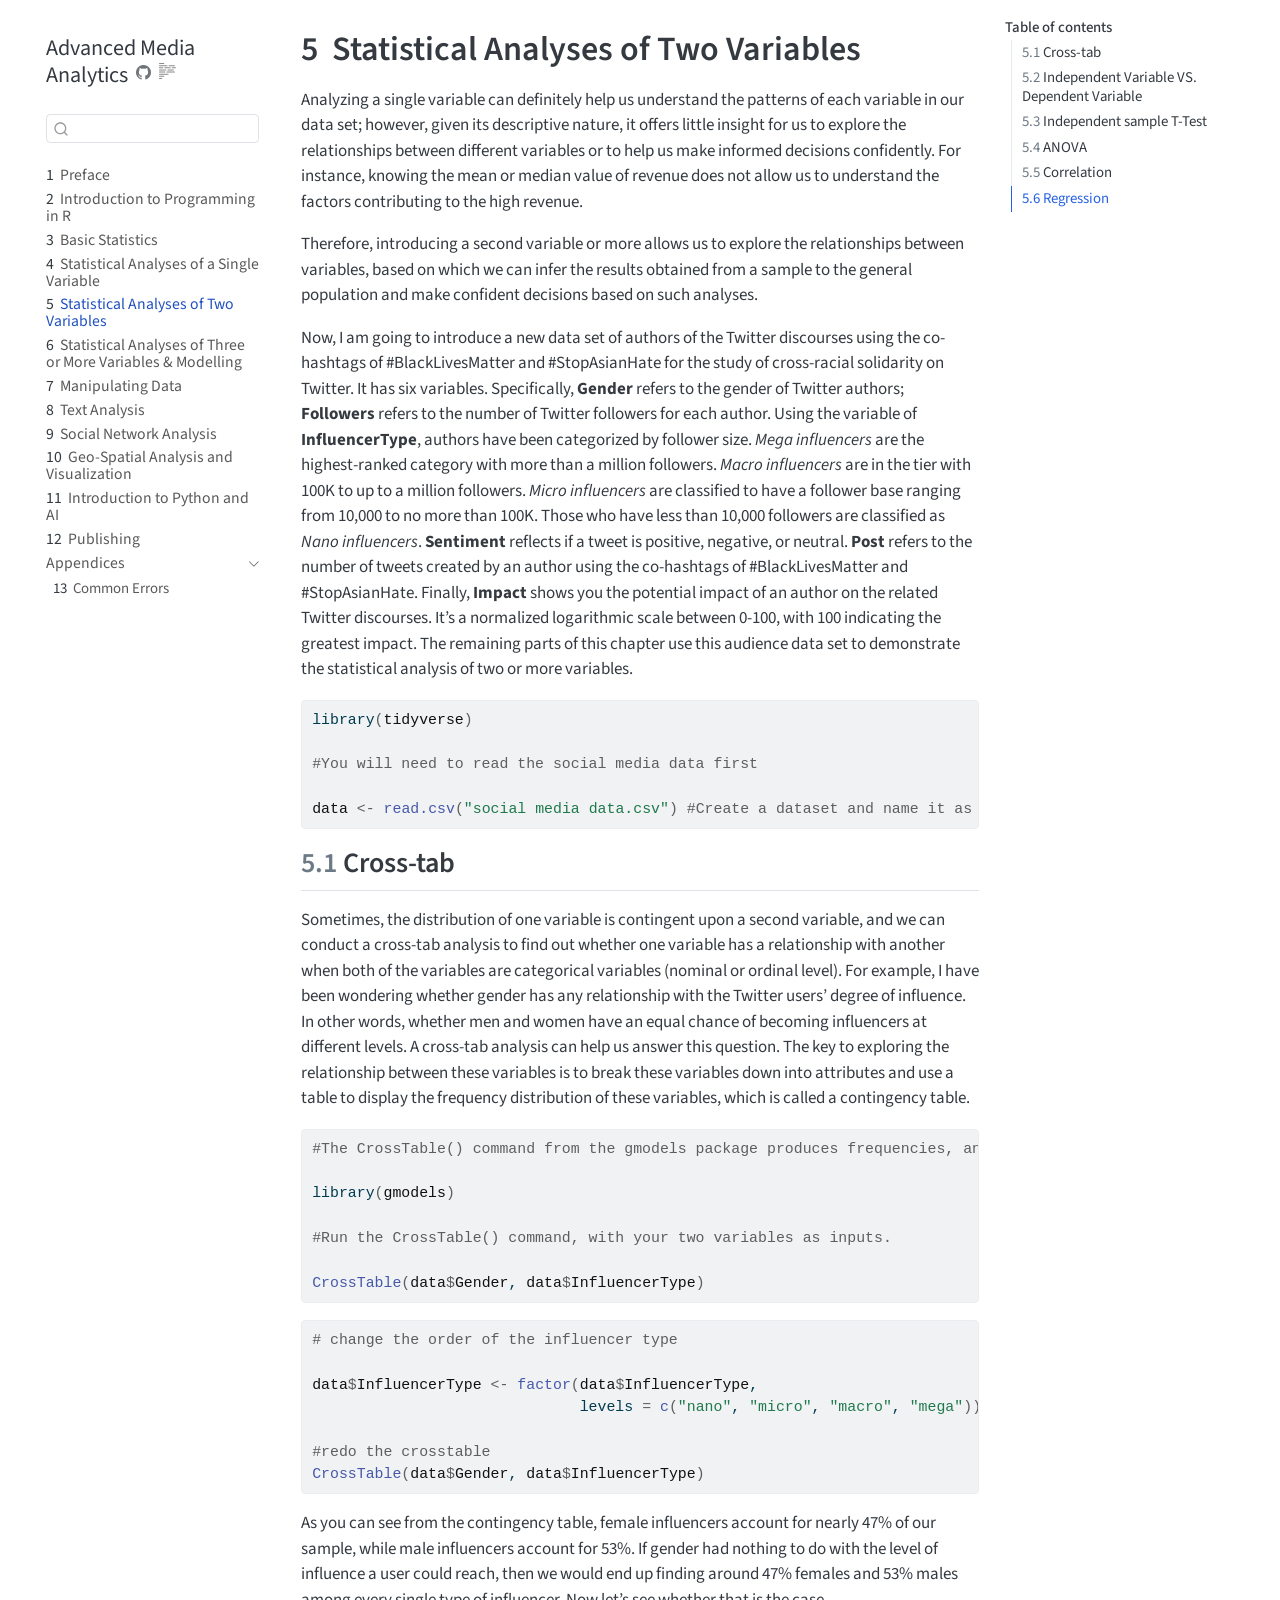
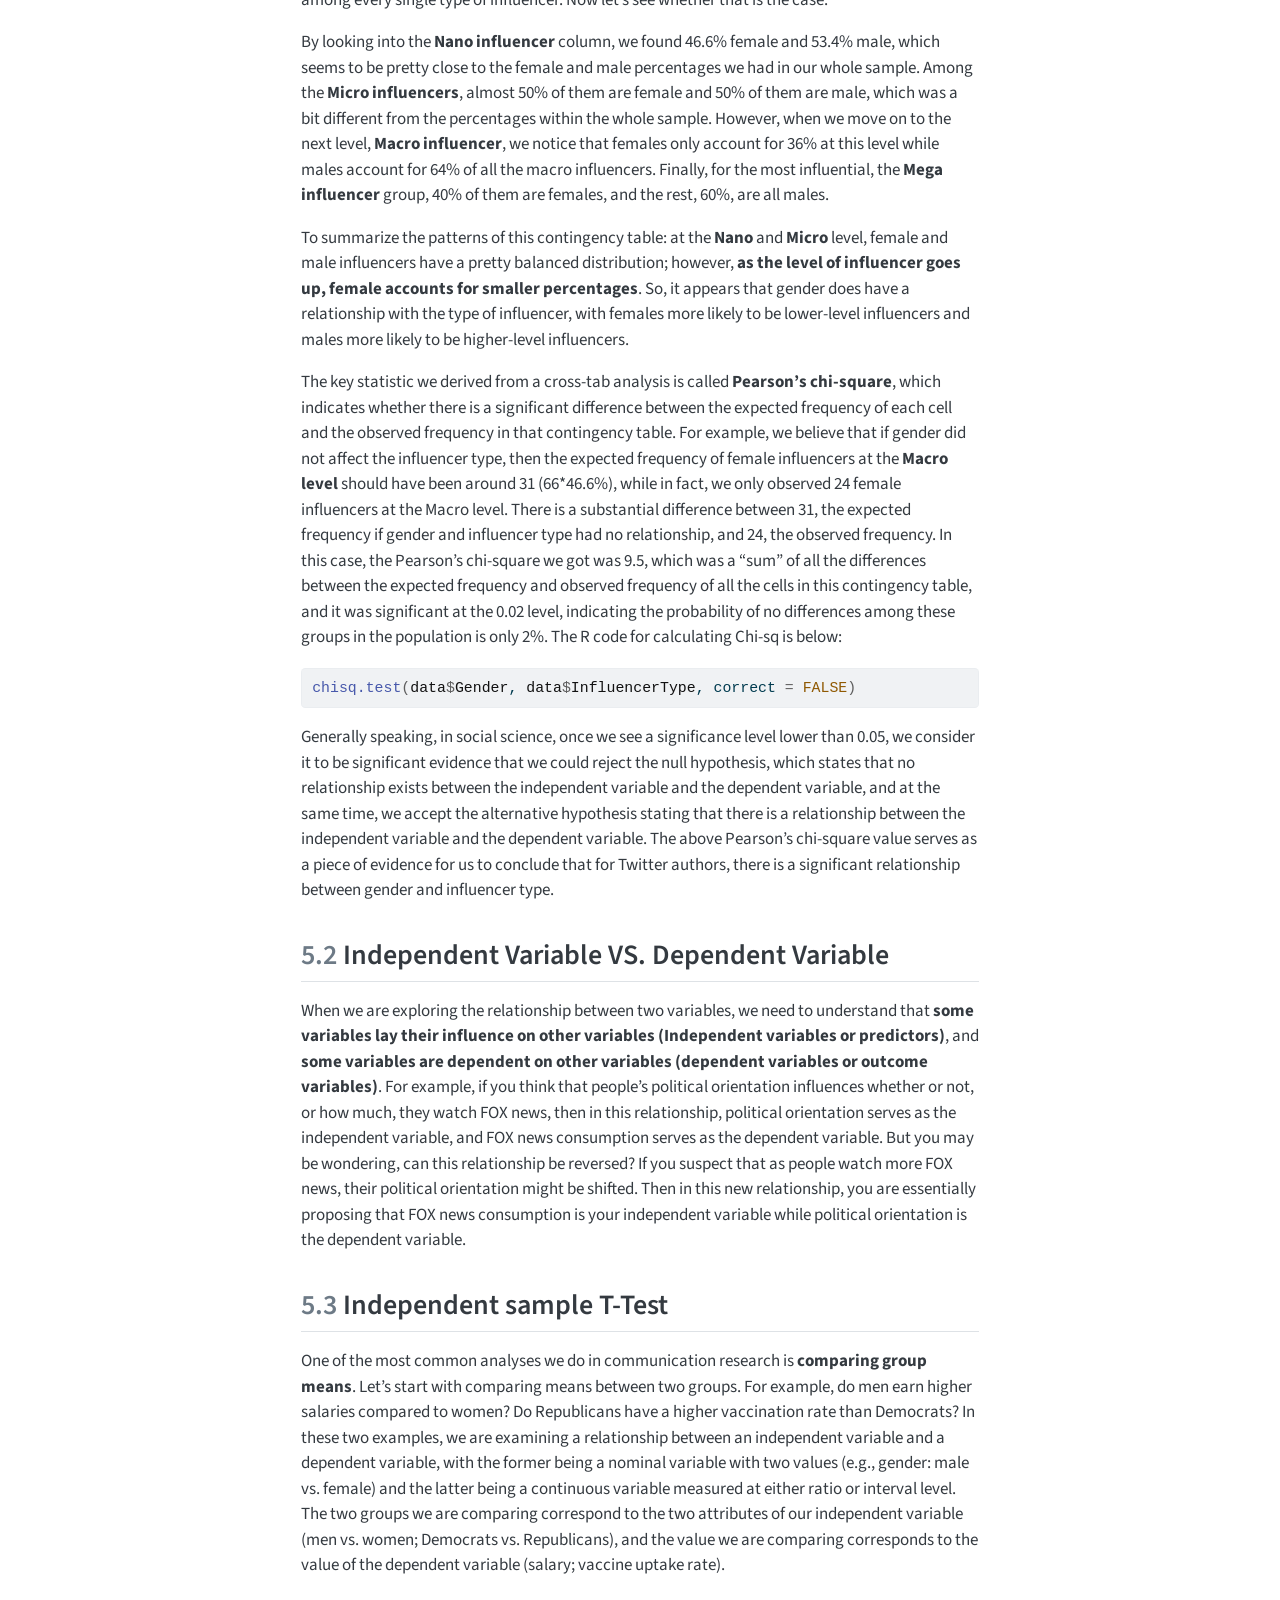
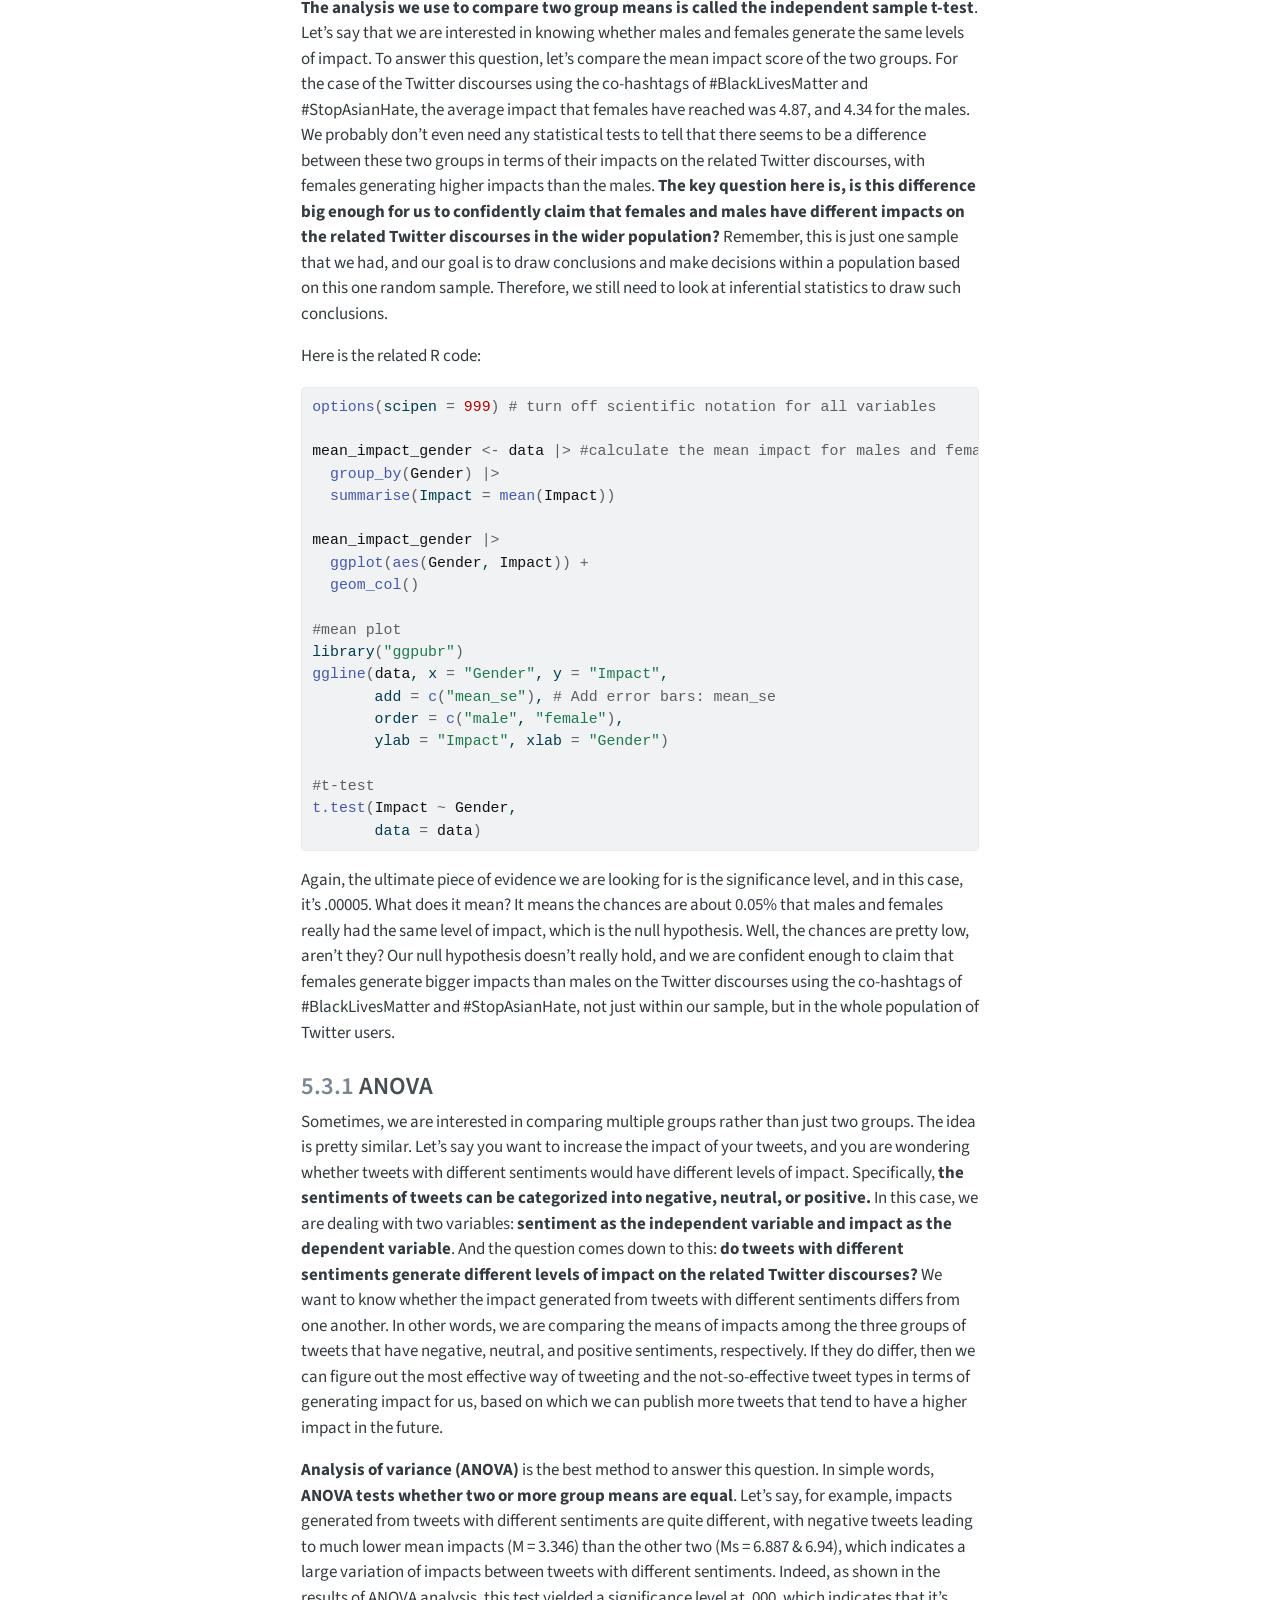
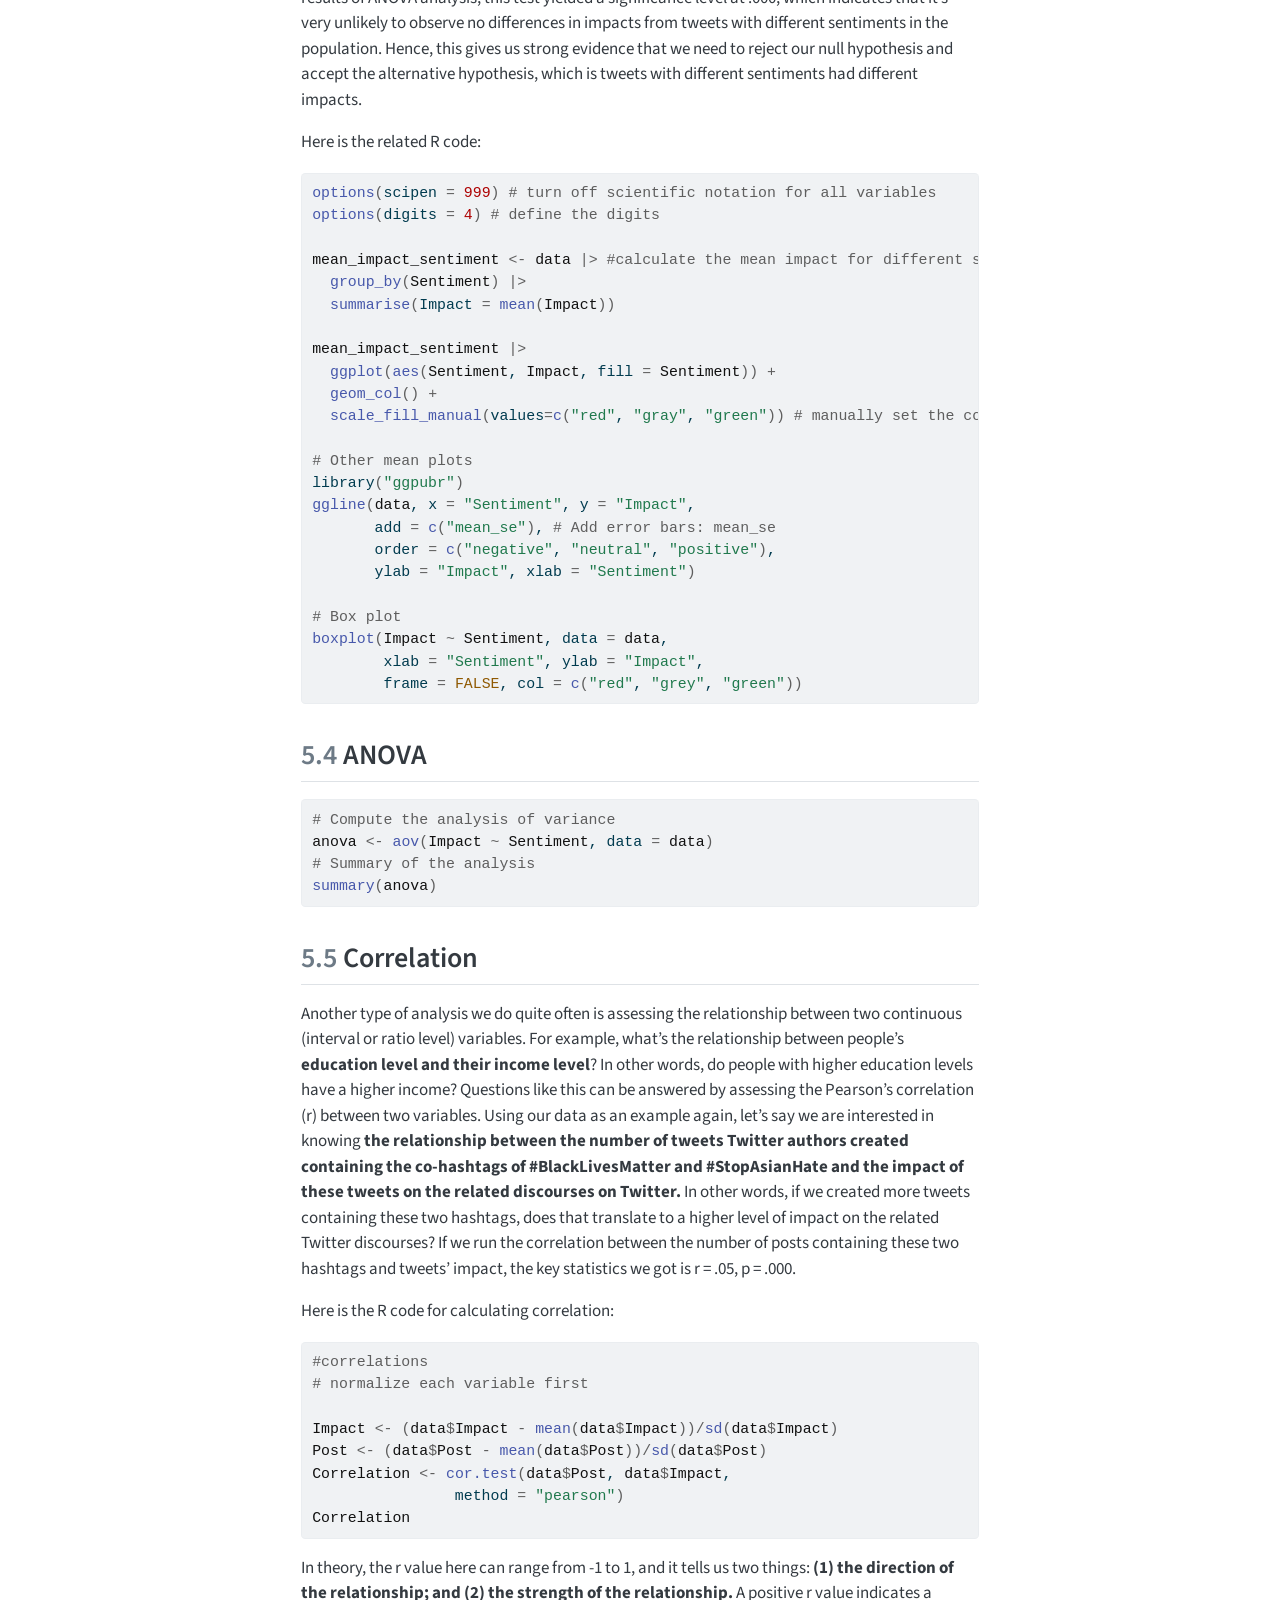
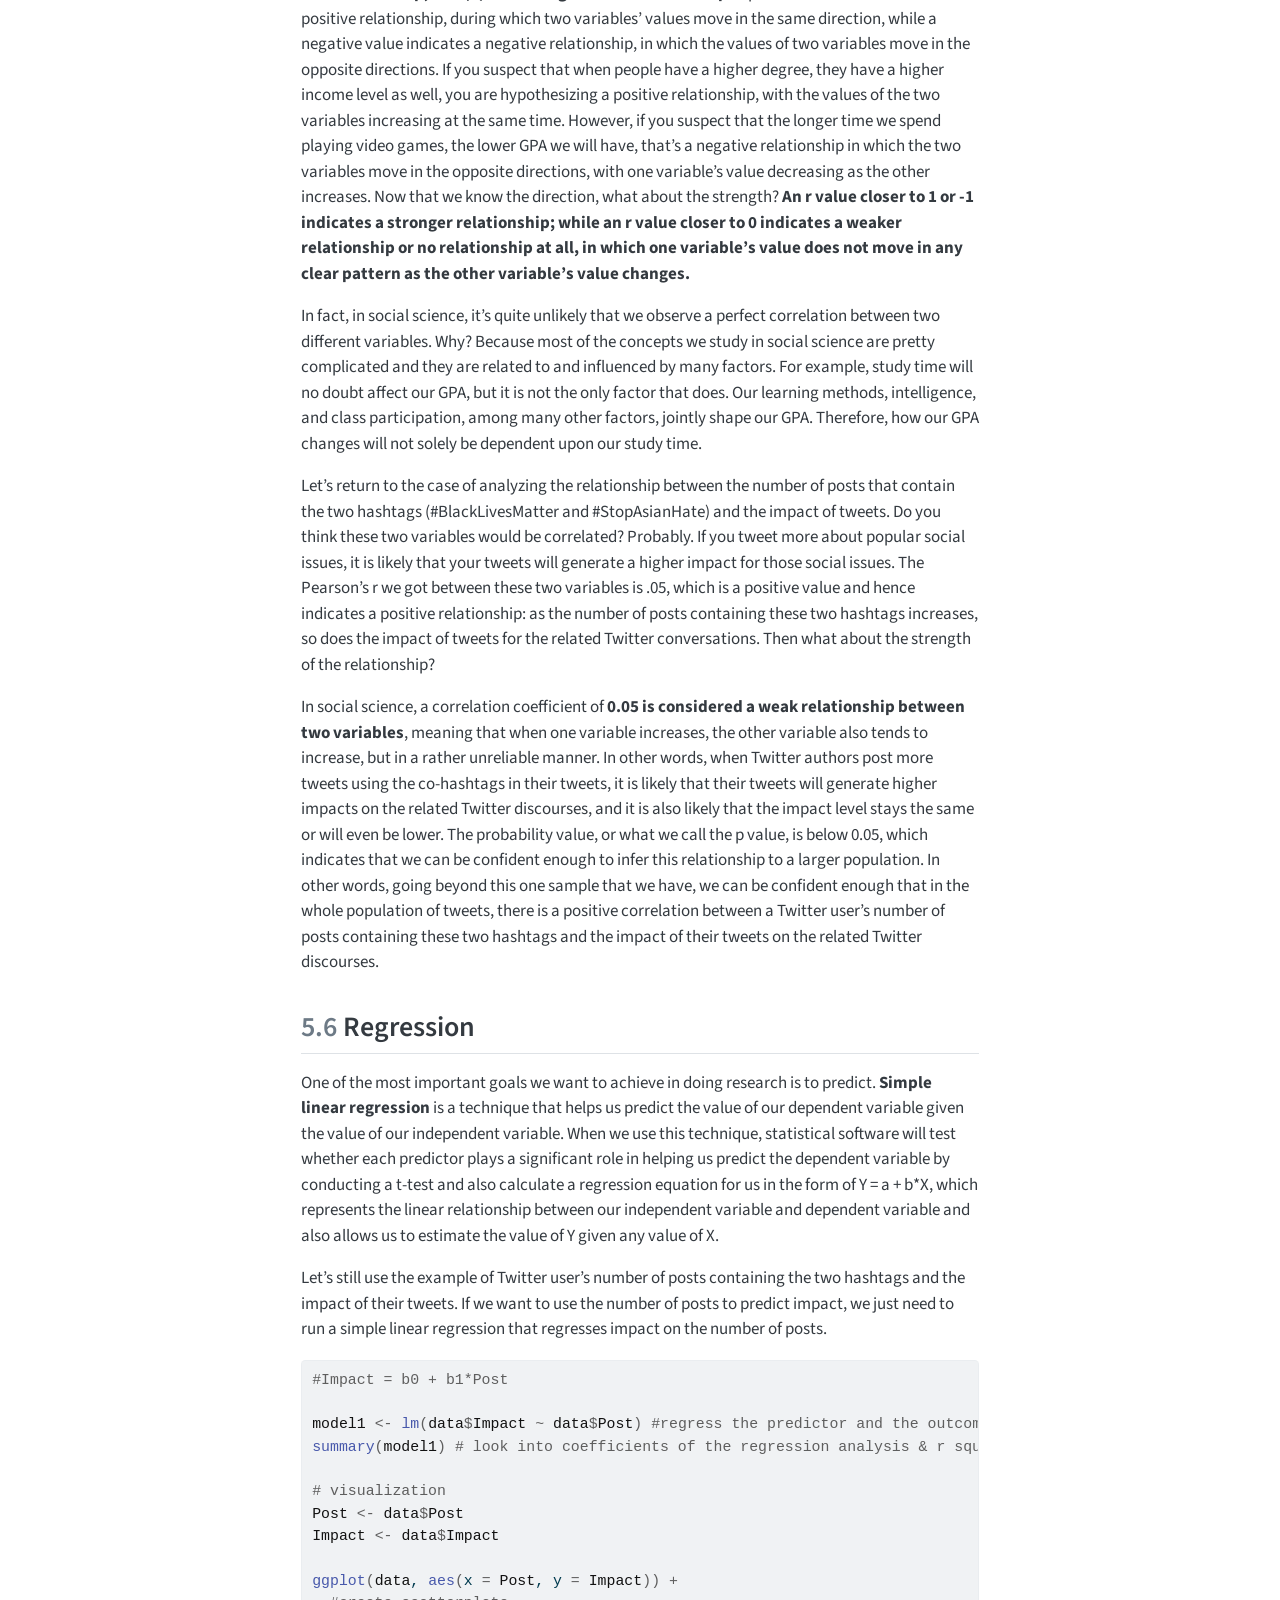
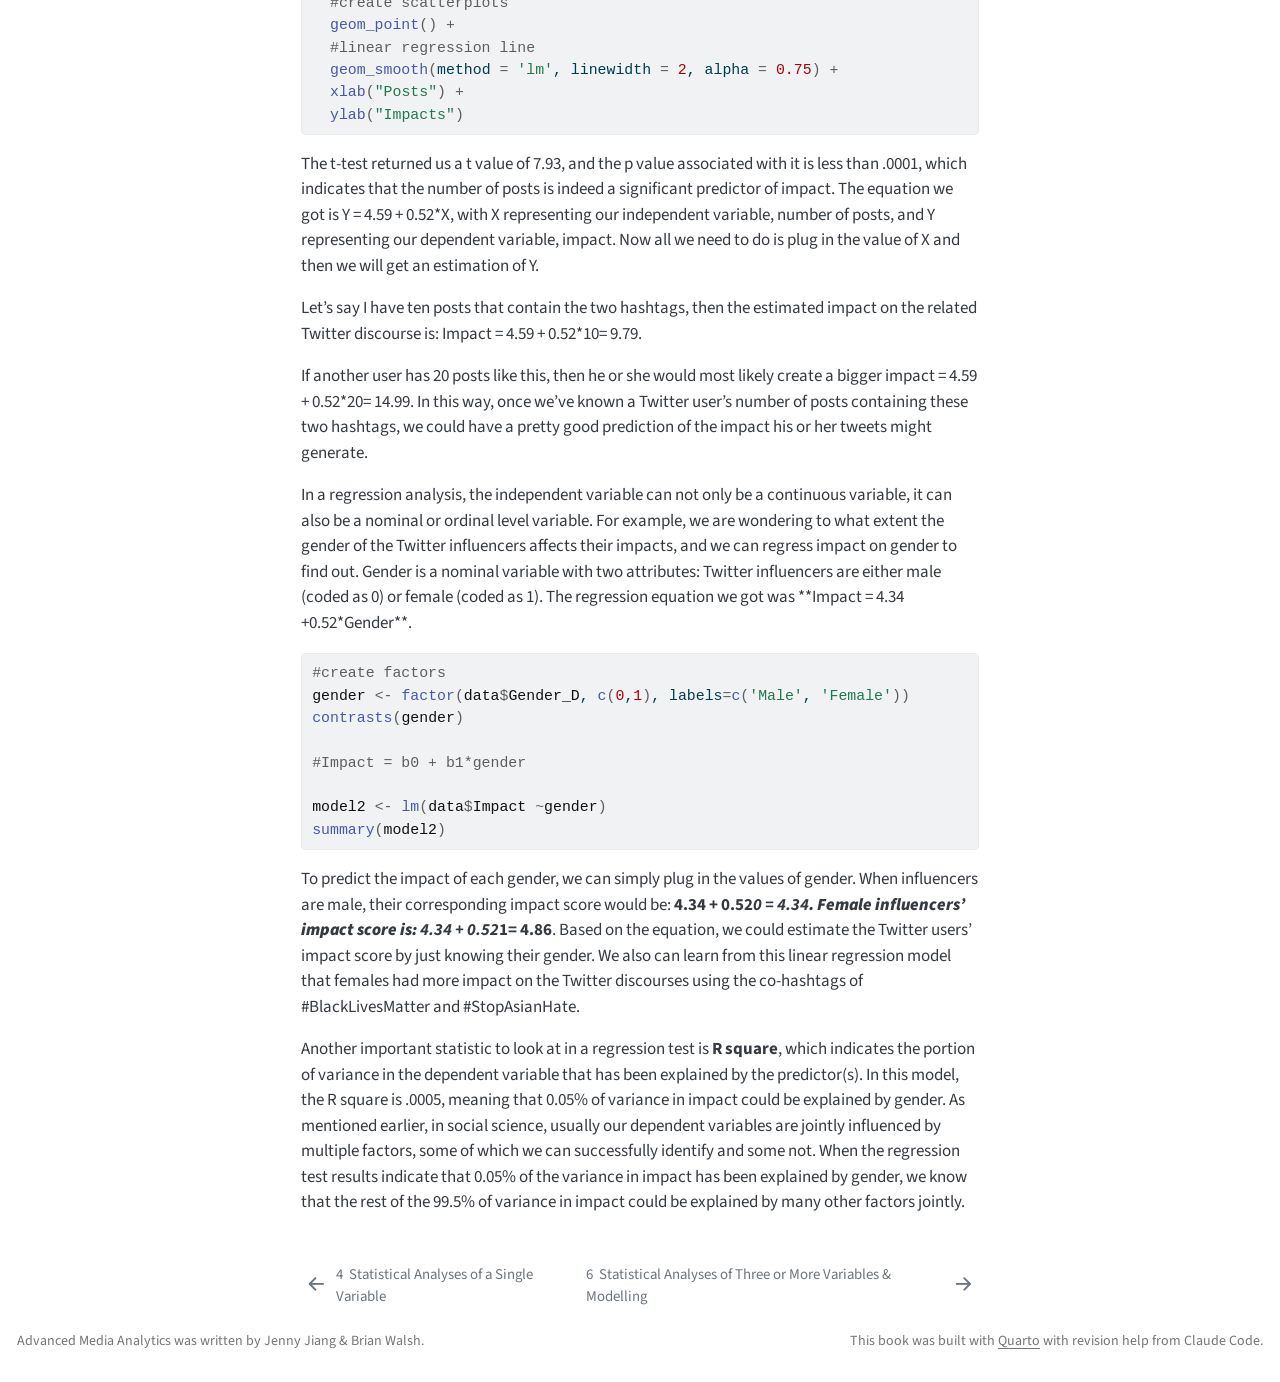
<file: docs/statistical_analysis_two.html>
<!DOCTYPE html>
<html xmlns="http://www.w3.org/1999/xhtml" lang="en" xml:lang="en"><head>
<meta http-equiv="Content-Type" content="text/html; charset=UTF-8">
<meta charset="utf-8">
<meta name="generator" content="quarto-1.4.553">
<meta name="viewport" content="width=device-width, initial-scale=1.0, user-scalable=yes">
<meta name="author" content="Jenny Jiang &amp; Brian Walsh &amp; Claude Code">
<title>Advanced Media Analytics - 5&nbsp; Statistical Analyses of Two Variables</title>
<style>
code{white-space: pre-wrap;}
span.smallcaps{font-variant: small-caps;}
div.columns{display: flex; gap: min(4vw, 1.5em);}
div.column{flex: auto; overflow-x: auto;}
div.hanging-indent{margin-left: 1.5em; text-indent: -1.5em;}
ul.task-list{list-style: none;}
ul.task-list li input[type="checkbox"] {
  width: 0.8em;
  margin: 0 0.8em 0.2em -1em; /* quarto-specific, see https://github.com/quarto-dev/quarto-cli/issues/4556 */ 
  vertical-align: middle;
}
/* CSS for syntax highlighting */
pre > code.sourceCode { white-space: pre; position: relative; }
pre > code.sourceCode > span { line-height: 1.25; }
pre > code.sourceCode > span:empty { height: 1.2em; }
.sourceCode { overflow: visible; }
code.sourceCode > span { color: inherit; text-decoration: inherit; }
div.sourceCode { margin: 1em 0; }
pre.sourceCode { margin: 0; }
@media screen {
div.sourceCode { overflow: auto; }
}
@media print {
pre > code.sourceCode { white-space: pre-wrap; }
pre > code.sourceCode > span { text-indent: -5em; padding-left: 5em; }
}
pre.numberSource code
  { counter-reset: source-line 0; }
pre.numberSource code > span
  { position: relative; left: -4em; counter-increment: source-line; }
pre.numberSource code > span > a:first-child::before
  { content: counter(source-line);
    position: relative; left: -1em; text-align: right; vertical-align: baseline;
    border: none; display: inline-block;
    -webkit-touch-callout: none; -webkit-user-select: none;
    -khtml-user-select: none; -moz-user-select: none;
    -ms-user-select: none; user-select: none;
    padding: 0 4px; width: 4em;
  }
pre.numberSource { margin-left: 3em;  padding-left: 4px; }
div.sourceCode
  {   }
@media screen {
pre > code.sourceCode > span > a:first-child::before { text-decoration: underline; }
}
</style>

<script src="site_libs/quarto-nav/quarto-nav.js"></script>
<script src="site_libs/quarto-nav/headroom.min.js"></script>
<script src="site_libs/clipboard/clipboard.min.js"></script>
<script src="site_libs/quarto-search/autocomplete.umd.js"></script>
<script src="site_libs/quarto-search/fuse.min.js"></script>
<script src="site_libs/quarto-search/quarto-search.js"></script>
<meta name="quarto:offset" content="./">
<link href="./statistical_analysis_multi.html" rel="next">
<link href="./statistical_analysis_single.html" rel="prev">
<script src="site_libs/quarto-html/quarto.js"></script>
<script src="site_libs/quarto-html/popper.min.js"></script>
<script src="site_libs/quarto-html/tippy.umd.min.js"></script>
<script src="site_libs/quarto-html/anchor.min.js"></script>
<link href="site_libs/quarto-html/tippy.css" rel="stylesheet">
<link href="site_libs/quarto-html/quarto-syntax-highlighting.css" rel="stylesheet" id="quarto-text-highlighting-styles">
<script src="site_libs/bootstrap/bootstrap.min.js"></script>
<link href="site_libs/bootstrap/bootstrap-icons.css" rel="stylesheet">
<link href="site_libs/bootstrap/bootstrap.min.css" rel="stylesheet" id="quarto-bootstrap" data-mode="light"><script id="quarto-search-options" type="application/json">{
  "location": "sidebar",
  "copy-button": false,
  "collapse-after": 3,
  "panel-placement": "start",
  "type": "textbox",
  "limit": 50,
  "keyboard-shortcut": [
    "f",
    "/",
    "s"
  ],
  "show-item-context": false,
  "language": {
    "search-no-results-text": "No results",
    "search-matching-documents-text": "matching documents",
    "search-copy-link-title": "Copy link to search",
    "search-hide-matches-text": "Hide additional matches",
    "search-more-match-text": "more match in this document",
    "search-more-matches-text": "more matches in this document",
    "search-clear-button-title": "Clear",
    "search-text-placeholder": "",
    "search-detached-cancel-button-title": "Cancel",
    "search-submit-button-title": "Submit",
    "search-label": "Search"
  }
}</script><link rel="stylesheet" href="style.css">
</head>
<body class="nav-sidebar floating">

<div id="quarto-search-results"></div>
  <header id="quarto-header" class="headroom fixed-top"><nav class="quarto-secondary-nav"><div class="container-fluid d-flex">
      <button type="button" class="quarto-btn-toggle btn" data-bs-toggle="collapse" data-bs-target=".quarto-sidebar-collapse-item" aria-controls="quarto-sidebar" aria-expanded="false" aria-label="Toggle sidebar navigation" onclick="if (window.quartoToggleHeadroom) { window.quartoToggleHeadroom(); }">
        <i class="bi bi-layout-text-sidebar-reverse"></i>
      </button>
        <nav class="quarto-page-breadcrumbs" aria-label="breadcrumb"><ol class="breadcrumb"><li class="breadcrumb-item"><a href="./statistical_analysis_two.html"><span class="chapter-number">5</span>&nbsp; <span class="chapter-title">Statistical Analyses of Two Variables</span></a></li></ol></nav>
        <a class="flex-grow-1" role="button" data-bs-toggle="collapse" data-bs-target=".quarto-sidebar-collapse-item" aria-controls="quarto-sidebar" aria-expanded="false" aria-label="Toggle sidebar navigation" onclick="if (window.quartoToggleHeadroom) { window.quartoToggleHeadroom(); }">      
        </a>
      <button type="button" class="btn quarto-search-button" aria-label="" onclick="window.quartoOpenSearch();">
        <i class="bi bi-search"></i>
      </button>
    </div>
  </nav></header><!-- content --><div id="quarto-content" class="quarto-container page-columns page-rows-contents page-layout-article">
<!-- sidebar -->
  <nav id="quarto-sidebar" class="sidebar collapse collapse-horizontal quarto-sidebar-collapse-item sidebar-navigation floating overflow-auto"><div class="pt-lg-2 mt-2 text-left sidebar-header">
    <div class="sidebar-title mb-0 py-0">
      <a href="./">Advanced Media Analytics</a> 
        <div class="sidebar-tools-main">
    <a href="https://github.com/bwalsh5/advanced-media-analytics/" title="Source Code" class="quarto-navigation-tool px-1" aria-label="Source Code"><i class="bi bi-github"></i></a>
  <a href="" class="quarto-reader-toggle quarto-navigation-tool px-1" onclick="window.quartoToggleReader(); return false;" title="Toggle reader mode">
  <div class="quarto-reader-toggle-btn">
  <i class="bi"></i>
  </div>
</a>
</div>
    </div>
      </div>
        <div class="mt-2 flex-shrink-0 align-items-center">
        <div class="sidebar-search">
        <div id="quarto-search" class="" title="Search"></div>
        </div>
        </div>
    <div class="sidebar-menu-container"> 
    <ul class="list-unstyled mt-1">
<li class="sidebar-item">
  <div class="sidebar-item-container"> 
  <a href="./index.html" class="sidebar-item-text sidebar-link">
 <span class="menu-text"><span class="chapter-number">1</span>&nbsp; <span class="chapter-title">Preface</span></span></a>
  </div>
</li>
        <li class="sidebar-item">
  <div class="sidebar-item-container"> 
  <a href="./intro.html" class="sidebar-item-text sidebar-link">
 <span class="menu-text"><span class="chapter-number">2</span>&nbsp; <span class="chapter-title">Introduction to Programming in R</span></span></a>
  </div>
</li>
        <li class="sidebar-item">
  <div class="sidebar-item-container"> 
  <a href="./basic_statistics.html" class="sidebar-item-text sidebar-link">
 <span class="menu-text"><span class="chapter-number">3</span>&nbsp; <span class="chapter-title">Basic Statistics</span></span></a>
  </div>
</li>
        <li class="sidebar-item">
  <div class="sidebar-item-container"> 
  <a href="./statistical_analysis_single.html" class="sidebar-item-text sidebar-link">
 <span class="menu-text"><span class="chapter-number">4</span>&nbsp; <span class="chapter-title">Statistical Analyses of a Single Variable</span></span></a>
  </div>
</li>
        <li class="sidebar-item">
  <div class="sidebar-item-container"> 
  <a href="./statistical_analysis_two.html" class="sidebar-item-text sidebar-link active">
 <span class="menu-text"><span class="chapter-number">5</span>&nbsp; <span class="chapter-title">Statistical Analyses of Two Variables</span></span></a>
  </div>
</li>
        <li class="sidebar-item">
  <div class="sidebar-item-container"> 
  <a href="./statistical_analysis_multi.html" class="sidebar-item-text sidebar-link">
 <span class="menu-text"><span class="chapter-number">6</span>&nbsp; <span class="chapter-title">Statistical Analyses of Three or More Variables &amp; Modelling</span></span></a>
  </div>
</li>
        <li class="sidebar-item">
  <div class="sidebar-item-container"> 
  <a href="./manipulating_data.html" class="sidebar-item-text sidebar-link">
 <span class="menu-text"><span class="chapter-number">7</span>&nbsp; <span class="chapter-title">Manipulating Data</span></span></a>
  </div>
</li>
        <li class="sidebar-item">
  <div class="sidebar-item-container"> 
  <a href="./text_analysis.html" class="sidebar-item-text sidebar-link">
 <span class="menu-text"><span class="chapter-number">8</span>&nbsp; <span class="chapter-title">Text Analysis</span></span></a>
  </div>
</li>
        <li class="sidebar-item">
  <div class="sidebar-item-container"> 
  <a href="./network_analysis.html" class="sidebar-item-text sidebar-link">
 <span class="menu-text"><span class="chapter-number">9</span>&nbsp; <span class="chapter-title">Social Network Analysis</span></span></a>
  </div>
</li>
        <li class="sidebar-item">
  <div class="sidebar-item-container"> 
  <a href="./geo_spatial_analysis.html" class="sidebar-item-text sidebar-link">
 <span class="menu-text"><span class="chapter-number">10</span>&nbsp; <span class="chapter-title">Geo-Spatial Analysis and Visualization</span></span></a>
  </div>
</li>
        <li class="sidebar-item">
  <div class="sidebar-item-container"> 
  <a href="./python_ai_intro.html" class="sidebar-item-text sidebar-link">
 <span class="menu-text"><span class="chapter-number">11</span>&nbsp; <span class="chapter-title">Introduction to Python and AI</span></span></a>
  </div>
</li>
        <li class="sidebar-item">
  <div class="sidebar-item-container"> 
  <a href="./publishing.html" class="sidebar-item-text sidebar-link">
 <span class="menu-text"><span class="chapter-number">12</span>&nbsp; <span class="chapter-title">Publishing</span></span></a>
  </div>
</li>
        <li class="sidebar-item sidebar-item-section">
      <div class="sidebar-item-container"> 
            <a class="sidebar-item-text sidebar-link text-start" data-bs-toggle="collapse" data-bs-target="#quarto-sidebar-section-1" aria-expanded="true">
 <span class="menu-text">Appendices</span></a>
          <a class="sidebar-item-toggle text-start" data-bs-toggle="collapse" data-bs-target="#quarto-sidebar-section-1" aria-expanded="true" aria-label="Toggle section">
            <i class="bi bi-chevron-right ms-2"></i>
          </a> 
      </div>
      <ul id="quarto-sidebar-section-1" class="collapse list-unstyled sidebar-section depth1 show">
<li class="sidebar-item">
  <div class="sidebar-item-container"> 
  <a href="./common_errors.html" class="sidebar-item-text sidebar-link">
 <span class="menu-text"><span class="chapter-number">13</span>&nbsp; <span class="chapter-title">Common Errors</span></span></a>
  </div>
</li>
      </ul>
</li>
    </ul>
</div>
</nav><div id="quarto-sidebar-glass" class="quarto-sidebar-collapse-item" data-bs-toggle="collapse" data-bs-target=".quarto-sidebar-collapse-item"></div>
<!-- margin-sidebar -->
    <div id="quarto-margin-sidebar" class="sidebar margin-sidebar">
        <nav id="TOC" role="doc-toc" class="toc-active"><h2 id="toc-title">Table of contents</h2>
   
  <ul>
<li><a href="#cross-tab" id="toc-cross-tab" class="nav-link active" data-scroll-target="#cross-tab"><span class="header-section-number">5.1</span> Cross-tab</a></li>
  <li><a href="#independent-variable-vs.-dependent-variable" id="toc-independent-variable-vs.-dependent-variable" class="nav-link" data-scroll-target="#independent-variable-vs.-dependent-variable"><span class="header-section-number">5.2</span> Independent Variable VS. Dependent Variable</a></li>
  <li>
<a href="#independent-sample-t-test" id="toc-independent-sample-t-test" class="nav-link" data-scroll-target="#independent-sample-t-test"><span class="header-section-number">5.3</span> Independent sample T-Test</a>
  <ul class="collapse">
<li><a href="#anova" id="toc-anova" class="nav-link" data-scroll-target="#anova"><span class="header-section-number">5.3.1</span> ANOVA</a></li>
  </ul>
</li>
  <li><a href="#anova-1" id="toc-anova-1" class="nav-link" data-scroll-target="#anova-1"><span class="header-section-number">5.4</span> ANOVA</a></li>
  <li><a href="#correlation" id="toc-correlation" class="nav-link" data-scroll-target="#correlation"><span class="header-section-number">5.5</span> Correlation</a></li>
  <li><a href="#regression" id="toc-regression" class="nav-link" data-scroll-target="#regression"><span class="header-section-number">5.6</span> Regression</a></li>
  </ul></nav>
    </div>
<!-- main -->
<main class="content" id="quarto-document-content"><header id="title-block-header" class="quarto-title-block default"><div class="quarto-title">
<h1 class="title">
<span class="chapter-number">5</span>&nbsp; <span class="chapter-title">Statistical Analyses of Two Variables</span>
</h1>
</div>



<div class="quarto-title-meta">

    
  
    
  </div>
  


</header><p>Analyzing a single variable can definitely help us understand the patterns of each variable in our data set; however, given its descriptive nature, it offers little insight for us to explore the relationships between different variables or to help us make informed decisions confidently. For instance, knowing the mean or median value of revenue does not allow us to understand the factors contributing to the high revenue.</p>
<p>Therefore, introducing a second variable or more allows us to explore the relationships between variables, based on which we can infer the results obtained from a sample to the general population and make confident decisions based on such analyses.</p>
<p>Now, I am going to introduce a new data set of authors of the Twitter discourses using the co-hashtags of #BlackLivesMatter and #StopAsianHate for the study of cross-racial solidarity on Twitter. It has six variables. Specifically, <strong>Gender</strong> refers to the gender of Twitter authors; <strong>Followers</strong> refers to the number of Twitter followers for each author. Using the variable of <strong>InfluencerType</strong>, authors have been categorized by follower size. <em>Mega influencers</em> are the highest-ranked category with more than a million followers. <em>Macro influencers</em> are in the tier with 100K to up to a million followers. <em>Micro influencers</em> are classified to have a follower base ranging from 10,000 to no more than 100K. Those who have less than 10,000 followers are classified as <em>Nano influencers</em>. <strong>Sentiment</strong> reflects if a tweet is positive, negative, or neutral. <strong>Post</strong> refers to the number of tweets created by an author using the co-hashtags of #BlackLivesMatter and #StopAsianHate. Finally, <strong>Impact</strong> shows you the potential impact of an author on the related Twitter discourses. It’s a normalized logarithmic scale between 0-100, with 100 indicating the greatest impact. The remaining parts of this chapter use this audience data set to demonstrate the statistical analysis of two or more variables.</p>
<div class="cell">
<div class="sourceCode" id="cb1"><pre class="downlit sourceCode r code-with-copy"><code class="sourceCode R"><span><span class="kw"><a href="https://rdrr.io/r/base/library.html">library</a></span><span class="op">(</span><span class="va"><a href="https://tidyverse.tidyverse.org">tidyverse</a></span><span class="op">)</span></span>
<span></span>
<span><span class="co">#You will need to read the social media data first</span></span>
<span></span>
<span><span class="va">data</span> <span class="op">&lt;-</span> <span class="fu"><a href="https://rdrr.io/r/utils/read.table.html">read.csv</a></span><span class="op">(</span><span class="st">"social media data.csv"</span><span class="op">)</span> <span class="co">#Create a dataset and name it as data</span></span></code><button title="Copy to Clipboard" class="code-copy-button"><i class="bi"></i></button></pre></div>
</div>
<section id="cross-tab" class="level2" data-number="5.1"><h2 data-number="5.1" class="anchored" data-anchor-id="cross-tab">
<span class="header-section-number">5.1</span> Cross-tab</h2>
<p>Sometimes, the distribution of one variable is contingent upon a second variable, and we can conduct a cross-tab analysis to find out whether one variable has a relationship with another when both of the variables are categorical variables (nominal or ordinal level). For example, I have been wondering whether gender has any relationship with the Twitter users’ degree of influence. In other words, whether men and women have an equal chance of becoming influencers at different levels. A cross-tab analysis can help us answer this question. The key to exploring the relationship between these variables is to break these variables down into attributes and use a table to display the frequency distribution of these variables, which is called a contingency table.</p>
<div class="cell">
<div class="sourceCode" id="cb2"><pre class="downlit sourceCode r code-with-copy"><code class="sourceCode R"><span><span class="co">#The CrossTable() command from the gmodels package produces frequencies, and table, row, &amp; column proportions with a single command.</span></span>
<span></span>
<span><span class="kw"><a href="https://rdrr.io/r/base/library.html">library</a></span><span class="op">(</span><span class="va"><a href="https://github.com/r-gregmisc/gmodels">gmodels</a></span><span class="op">)</span></span>
<span></span>
<span><span class="co">#Run the CrossTable() command, with your two variables as inputs.</span></span>
<span></span>
<span><span class="fu">CrossTable</span><span class="op">(</span><span class="va">data</span><span class="op">$</span><span class="va">Gender</span>, <span class="va">data</span><span class="op">$</span><span class="va">InfluencerType</span><span class="op">)</span></span></code><button title="Copy to Clipboard" class="code-copy-button"><i class="bi"></i></button></pre></div>
</div>
<div class="cell">
<div class="sourceCode" id="cb3"><pre class="downlit sourceCode r code-with-copy"><code class="sourceCode R"><span><span class="co"># change the order of the influencer type</span></span>
<span></span>
<span><span class="va">data</span><span class="op">$</span><span class="va">InfluencerType</span> <span class="op">&lt;-</span> <span class="fu"><a href="https://rdrr.io/r/base/factor.html">factor</a></span><span class="op">(</span><span class="va">data</span><span class="op">$</span><span class="va">InfluencerType</span>,</span>
<span>                              levels <span class="op">=</span> <span class="fu"><a href="https://rdrr.io/r/base/c.html">c</a></span><span class="op">(</span><span class="st">"nano"</span>, <span class="st">"micro"</span>, <span class="st">"macro"</span>, <span class="st">"mega"</span><span class="op">)</span><span class="op">)</span></span>
<span></span>
<span><span class="co">#redo the crosstable</span></span>
<span><span class="fu">CrossTable</span><span class="op">(</span><span class="va">data</span><span class="op">$</span><span class="va">Gender</span>, <span class="va">data</span><span class="op">$</span><span class="va">InfluencerType</span><span class="op">)</span></span></code><button title="Copy to Clipboard" class="code-copy-button"><i class="bi"></i></button></pre></div>
</div>
<p>As you can see from the contingency table, female influencers account for nearly 47% of our sample, while male influencers account for 53%. If gender had nothing to do with the level of influence a user could reach, then we would end up finding around 47% females and 53% males among every single type of influencer. Now let’s see whether that is the case.</p>
<p>By looking into the <strong>Nano influencer</strong> column, we found 46.6% female and 53.4% male, which seems to be pretty close to the female and male percentages we had in our whole sample. Among the <strong>Micro influencers</strong>, almost 50% of them are female and 50% of them are male, which was a bit different from the percentages within the whole sample. However, when we move on to the next level, <strong>Macro influencer</strong>, we notice that females only account for 36% at this level while males account for 64% of all the macro influencers. Finally, for the most influential, the <strong>Mega influencer</strong> group, 40% of them are females, and the rest, 60%, are all males.</p>
<p>To summarize the patterns of this contingency table: at the <strong>Nano</strong> and <strong>Micro</strong> level, female and male influencers have a pretty balanced distribution; however, <strong>as the level of influencer goes up, female accounts for smaller percentages</strong>. So, it appears that gender does have a relationship with the type of influencer, with females more likely to be lower-level influencers and males more likely to be higher-level influencers.</p>
<p>The key statistic we derived from a cross-tab analysis is called <strong>Pearson’s chi-square</strong>, which indicates whether there is a significant difference between the expected frequency of each cell and the observed frequency in that contingency table. For example, we believe that if gender did not affect the influencer type, then the expected frequency of female influencers at the <strong>Macro level</strong> should have been around 31 (66*46.6%), while in fact, we only observed 24 female influencers at the Macro level. There is a substantial difference between 31, the expected frequency if gender and influencer type had no relationship, and 24, the observed frequency. In this case, the Pearson’s chi-square we got was 9.5, which was a “sum” of all the differences between the expected frequency and observed frequency of all the cells in this contingency table, and it was significant at the 0.02 level, indicating the probability of no differences among these groups in the population is only 2%. The R code for calculating Chi-sq is below:</p>
<div class="cell">
<div class="sourceCode" id="cb4"><pre class="downlit sourceCode r code-with-copy"><code class="sourceCode R"><span><span class="fu"><a href="https://rdrr.io/r/stats/chisq.test.html">chisq.test</a></span><span class="op">(</span><span class="va">data</span><span class="op">$</span><span class="va">Gender</span>, <span class="va">data</span><span class="op">$</span><span class="va">InfluencerType</span>, correct <span class="op">=</span> <span class="cn">FALSE</span><span class="op">)</span></span></code><button title="Copy to Clipboard" class="code-copy-button"><i class="bi"></i></button></pre></div>
</div>
<p>Generally speaking, in social science, once we see a significance level lower than 0.05, we consider it to be significant evidence that we could reject the null hypothesis, which states that no relationship exists between the independent variable and the dependent variable, and at the same time, we accept the alternative hypothesis stating that there is a relationship between the independent variable and the dependent variable. The above Pearson’s chi-square value serves as a piece of evidence for us to conclude that for Twitter authors, there is a significant relationship between gender and influencer type.</p>
</section><section id="independent-variable-vs.-dependent-variable" class="level2" data-number="5.2"><h2 data-number="5.2" class="anchored" data-anchor-id="independent-variable-vs.-dependent-variable">
<span class="header-section-number">5.2</span> Independent Variable VS. Dependent Variable</h2>
<p>When we are exploring the relationship between two variables, we need to understand that <strong>some variables lay their influence on other variables (Independent variables or predictors)</strong>, and <strong>some variables are dependent on other variables (dependent variables or outcome variables)</strong>. For example, if you think that people’s political orientation influences whether or not, or how much, they watch FOX news, then in this relationship, political orientation serves as the independent variable, and FOX news consumption serves as the dependent variable. But you may be wondering, can this relationship be reversed? If you suspect that as people watch more FOX news, their political orientation might be shifted. Then in this new relationship, you are essentially proposing that FOX news consumption is your independent variable while political orientation is the dependent variable.</p>
</section><section id="independent-sample-t-test" class="level2" data-number="5.3"><h2 data-number="5.3" class="anchored" data-anchor-id="independent-sample-t-test">
<span class="header-section-number">5.3</span> Independent sample T-Test</h2>
<p>One of the most common analyses we do in communication research is <strong>comparing group means</strong>. Let’s start with comparing means between two groups. For example, do men earn higher salaries compared to women? Do Republicans have a higher vaccination rate than Democrats? In these two examples, we are examining a relationship between an independent variable and a dependent variable, with the former being a nominal variable with two values (e.g., gender: male vs.&nbsp;female) and the latter being a continuous variable measured at either ratio or interval level. The two groups we are comparing correspond to the two attributes of our independent variable (men vs.&nbsp;women; Democrats vs.&nbsp;Republicans), and the value we are comparing corresponds to the value of the dependent variable (salary; vaccine uptake rate).</p>
<p><strong>The analysis we use to compare two group means is called the independent sample t-test</strong>. Let’s say that we are interested in knowing whether males and females generate the same levels of impact. To answer this question, let’s compare the mean impact score of the two groups. For the case of the Twitter discourses using the co-hashtags of #BlackLivesMatter and #StopAsianHate, the average impact that females have reached was 4.87, and 4.34 for the males. We probably don’t even need any statistical tests to tell that there seems to be a difference between these two groups in terms of their impacts on the related Twitter discourses, with females generating higher impacts than the males. <strong>The key question here is, is this difference big enough for us to confidently claim that females and males have different impacts on the related Twitter discourses in the wider population?</strong> Remember, this is just one sample that we had, and our goal is to draw conclusions and make decisions within a population based on this one random sample. Therefore, we still need to look at inferential statistics to draw such conclusions.</p>
<p>Here is the related R code:</p>
<div class="cell">
<div class="sourceCode" id="cb5"><pre class="downlit sourceCode r code-with-copy"><code class="sourceCode R"><span><span class="fu"><a href="https://rdrr.io/r/base/options.html">options</a></span><span class="op">(</span>scipen <span class="op">=</span> <span class="fl">999</span><span class="op">)</span> <span class="co"># turn off scientific notation for all variables</span></span>
<span></span>
<span><span class="va">mean_impact_gender</span> <span class="op">&lt;-</span> <span class="va">data</span> <span class="op">|&gt;</span> <span class="co">#calculate the mean impact for males and females</span></span>
<span>  <span class="fu"><a href="https://dplyr.tidyverse.org/reference/group_by.html">group_by</a></span><span class="op">(</span><span class="va">Gender</span><span class="op">)</span> <span class="op">|&gt;</span></span>
<span>  <span class="fu"><a href="https://dplyr.tidyverse.org/reference/summarise.html">summarise</a></span><span class="op">(</span>Impact <span class="op">=</span> <span class="fu"><a href="https://rdrr.io/r/base/mean.html">mean</a></span><span class="op">(</span><span class="va">Impact</span><span class="op">)</span><span class="op">)</span></span>
<span></span>
<span><span class="va">mean_impact_gender</span> <span class="op">|&gt;</span></span>
<span>  <span class="fu"><a href="https://ggplot2.tidyverse.org/reference/ggplot.html">ggplot</a></span><span class="op">(</span><span class="fu"><a href="https://ggplot2.tidyverse.org/reference/aes.html">aes</a></span><span class="op">(</span><span class="va">Gender</span>, <span class="va">Impact</span><span class="op">)</span><span class="op">)</span> <span class="op">+</span></span>
<span>  <span class="fu"><a href="https://ggplot2.tidyverse.org/reference/geom_bar.html">geom_col</a></span><span class="op">(</span><span class="op">)</span></span>
<span></span>
<span><span class="co">#mean plot</span></span>
<span><span class="kw"><a href="https://rdrr.io/r/base/library.html">library</a></span><span class="op">(</span><span class="st"><a href="https://rpkgs.datanovia.com/ggpubr/">"ggpubr"</a></span><span class="op">)</span></span>
<span><span class="fu">ggline</span><span class="op">(</span><span class="va">data</span>, x <span class="op">=</span> <span class="st">"Gender"</span>, y <span class="op">=</span> <span class="st">"Impact"</span>,</span>
<span>       add <span class="op">=</span> <span class="fu"><a href="https://rdrr.io/r/base/c.html">c</a></span><span class="op">(</span><span class="st">"mean_se"</span><span class="op">)</span>, <span class="co"># Add error bars: mean_se</span></span>
<span>       order <span class="op">=</span> <span class="fu"><a href="https://rdrr.io/r/base/c.html">c</a></span><span class="op">(</span><span class="st">"male"</span>, <span class="st">"female"</span><span class="op">)</span>,</span>
<span>       ylab <span class="op">=</span> <span class="st">"Impact"</span>, xlab <span class="op">=</span> <span class="st">"Gender"</span><span class="op">)</span></span>
<span></span>
<span><span class="co">#t-test</span></span>
<span><span class="fu"><a href="https://rdrr.io/r/stats/t.test.html">t.test</a></span><span class="op">(</span><span class="va">Impact</span> <span class="op">~</span> <span class="va">Gender</span>,</span>
<span>       data <span class="op">=</span> <span class="va">data</span><span class="op">)</span></span></code><button title="Copy to Clipboard" class="code-copy-button"><i class="bi"></i></button></pre></div>
</div>
<p>Again, the ultimate piece of evidence we are looking for is the significance level, and in this case, it’s .00005. What does it mean? It means the chances are about 0.05% that males and females really had the same level of impact, which is the null hypothesis. Well, the chances are pretty low, aren’t they? Our null hypothesis doesn’t really hold, and we are confident enough to claim that females generate bigger impacts than males on the Twitter discourses using the co-hashtags of #BlackLivesMatter and #StopAsianHate, not just within our sample, but in the whole population of Twitter users.</p>
<section id="anova" class="level3" data-number="5.3.1"><h3 data-number="5.3.1" class="anchored" data-anchor-id="anova">
<span class="header-section-number">5.3.1</span> ANOVA</h3>
<p>Sometimes, we are interested in comparing multiple groups rather than just two groups. The idea is pretty similar. Let’s say you want to increase the impact of your tweets, and you are wondering whether tweets with different sentiments would have different levels of impact. Specifically, <strong>the sentiments of tweets can be categorized into negative, neutral, or positive.</strong> In this case, we are dealing with two variables: <strong>sentiment as the independent variable and impact as the dependent variable</strong>. And the question comes down to this: <strong>do tweets with different sentiments generate different levels of impact on the related Twitter discourses?</strong> We want to know whether the impact generated from tweets with different sentiments differs from one another. In other words, we are comparing the means of impacts among the three groups of tweets that have negative, neutral, and positive sentiments, respectively. If they do differ, then we can figure out the most effective way of tweeting and the not-so-effective tweet types in terms of generating impact for us, based on which we can publish more tweets that tend to have a higher impact in the future.</p>
<p><strong>Analysis of variance (ANOVA)</strong> is the best method to answer this question. In simple words, <strong>ANOVA tests whether two or more group means are equal</strong>. Let’s say, for example, impacts generated from tweets with different sentiments are quite different, with negative tweets leading to much lower mean impacts (M = 3.346) than the other two (Ms = 6.887 &amp; 6.94), which indicates a large variation of impacts between tweets with different sentiments. Indeed, as shown in the results of ANOVA analysis, this test yielded a significance level at .000, which indicates that it’s very unlikely to observe no differences in impacts from tweets with different sentiments in the population. Hence, this gives us strong evidence that we need to reject our null hypothesis and accept the alternative hypothesis, which is tweets with different sentiments had different impacts.</p>
<p>Here is the related R code:</p>
<div class="cell">
<div class="sourceCode" id="cb6"><pre class="downlit sourceCode r code-with-copy"><code class="sourceCode R"><span><span class="fu"><a href="https://rdrr.io/r/base/options.html">options</a></span><span class="op">(</span>scipen <span class="op">=</span> <span class="fl">999</span><span class="op">)</span> <span class="co"># turn off scientific notation for all variables</span></span>
<span><span class="fu"><a href="https://rdrr.io/r/base/options.html">options</a></span><span class="op">(</span>digits <span class="op">=</span> <span class="fl">4</span><span class="op">)</span> <span class="co"># define the digits</span></span>
<span></span>
<span><span class="va">mean_impact_sentiment</span> <span class="op">&lt;-</span> <span class="va">data</span> <span class="op">|&gt;</span> <span class="co">#calculate the mean impact for different sentiment</span></span>
<span>  <span class="fu"><a href="https://dplyr.tidyverse.org/reference/group_by.html">group_by</a></span><span class="op">(</span><span class="va">Sentiment</span><span class="op">)</span> <span class="op">|&gt;</span></span>
<span>  <span class="fu"><a href="https://dplyr.tidyverse.org/reference/summarise.html">summarise</a></span><span class="op">(</span>Impact <span class="op">=</span> <span class="fu"><a href="https://rdrr.io/r/base/mean.html">mean</a></span><span class="op">(</span><span class="va">Impact</span><span class="op">)</span><span class="op">)</span></span>
<span></span>
<span><span class="va">mean_impact_sentiment</span> <span class="op">|&gt;</span></span>
<span>  <span class="fu"><a href="https://ggplot2.tidyverse.org/reference/ggplot.html">ggplot</a></span><span class="op">(</span><span class="fu"><a href="https://ggplot2.tidyverse.org/reference/aes.html">aes</a></span><span class="op">(</span><span class="va">Sentiment</span>, <span class="va">Impact</span>, fill <span class="op">=</span> <span class="va">Sentiment</span><span class="op">)</span><span class="op">)</span> <span class="op">+</span></span>
<span>  <span class="fu"><a href="https://ggplot2.tidyverse.org/reference/geom_bar.html">geom_col</a></span><span class="op">(</span><span class="op">)</span> <span class="op">+</span></span>
<span>  <span class="fu"><a href="https://ggplot2.tidyverse.org/reference/scale_manual.html">scale_fill_manual</a></span><span class="op">(</span>values<span class="op">=</span><span class="fu"><a href="https://rdrr.io/r/base/c.html">c</a></span><span class="op">(</span><span class="st">"red"</span>, <span class="st">"gray"</span>, <span class="st">"green"</span><span class="op">)</span><span class="op">)</span> <span class="co"># manually set the column color</span></span>
<span></span>
<span><span class="co"># Other mean plots</span></span>
<span><span class="kw"><a href="https://rdrr.io/r/base/library.html">library</a></span><span class="op">(</span><span class="st"><a href="https://rpkgs.datanovia.com/ggpubr/">"ggpubr"</a></span><span class="op">)</span></span>
<span><span class="fu">ggline</span><span class="op">(</span><span class="va">data</span>, x <span class="op">=</span> <span class="st">"Sentiment"</span>, y <span class="op">=</span> <span class="st">"Impact"</span>,</span>
<span>       add <span class="op">=</span> <span class="fu"><a href="https://rdrr.io/r/base/c.html">c</a></span><span class="op">(</span><span class="st">"mean_se"</span><span class="op">)</span>, <span class="co"># Add error bars: mean_se</span></span>
<span>       order <span class="op">=</span> <span class="fu"><a href="https://rdrr.io/r/base/c.html">c</a></span><span class="op">(</span><span class="st">"negative"</span>, <span class="st">"neutral"</span>, <span class="st">"positive"</span><span class="op">)</span>,</span>
<span>       ylab <span class="op">=</span> <span class="st">"Impact"</span>, xlab <span class="op">=</span> <span class="st">"Sentiment"</span><span class="op">)</span></span>
<span></span>
<span><span class="co"># Box plot</span></span>
<span><span class="fu"><a href="https://rdrr.io/r/graphics/boxplot.html">boxplot</a></span><span class="op">(</span><span class="va">Impact</span> <span class="op">~</span> <span class="va">Sentiment</span>, data <span class="op">=</span> <span class="va">data</span>,</span>
<span>        xlab <span class="op">=</span> <span class="st">"Sentiment"</span>, ylab <span class="op">=</span> <span class="st">"Impact"</span>,</span>
<span>        frame <span class="op">=</span> <span class="cn">FALSE</span>, col <span class="op">=</span> <span class="fu"><a href="https://rdrr.io/r/base/c.html">c</a></span><span class="op">(</span><span class="st">"red"</span>, <span class="st">"grey"</span>, <span class="st">"green"</span><span class="op">)</span><span class="op">)</span></span></code><button title="Copy to Clipboard" class="code-copy-button"><i class="bi"></i></button></pre></div>
</div>
</section></section><section id="anova-1" class="level2" data-number="5.4"><h2 data-number="5.4" class="anchored" data-anchor-id="anova-1">
<span class="header-section-number">5.4</span> ANOVA</h2>
<div class="cell">
<div class="sourceCode" id="cb7"><pre class="downlit sourceCode r code-with-copy"><code class="sourceCode R"><span><span class="co"># Compute the analysis of variance</span></span>
<span><span class="va">anova</span> <span class="op">&lt;-</span> <span class="fu"><a href="https://rdrr.io/r/stats/aov.html">aov</a></span><span class="op">(</span><span class="va">Impact</span> <span class="op">~</span> <span class="va">Sentiment</span>, data <span class="op">=</span> <span class="va">data</span><span class="op">)</span></span>
<span><span class="co"># Summary of the analysis</span></span>
<span><span class="fu"><a href="https://rdrr.io/r/base/summary.html">summary</a></span><span class="op">(</span><span class="va">anova</span><span class="op">)</span></span></code><button title="Copy to Clipboard" class="code-copy-button"><i class="bi"></i></button></pre></div>
</div>
</section><section id="correlation" class="level2" data-number="5.5"><h2 data-number="5.5" class="anchored" data-anchor-id="correlation">
<span class="header-section-number">5.5</span> Correlation</h2>
<p>Another type of analysis we do quite often is assessing the relationship between two continuous (interval or ratio level) variables. For example, what’s the relationship between people’s <strong>education level and their income level</strong>? In other words, do people with higher education levels have a higher income? Questions like this can be answered by assessing the Pearson’s correlation (r) between two variables. Using our data as an example again, let’s say we are interested in knowing <strong>the relationship between the number of tweets Twitter authors created containing the co-hashtags of #BlackLivesMatter and #StopAsianHate and the impact of these tweets on the related discourses on Twitter.</strong> In other words, if we created more tweets containing these two hashtags, does that translate to a higher level of impact on the related Twitter discourses? If we run the correlation between the number of posts containing these two hashtags and tweets’ impact, the key statistics we got is r = .05, p = .000.</p>
<p>Here is the R code for calculating correlation:</p>
<div class="cell">
<div class="sourceCode" id="cb8"><pre class="downlit sourceCode r code-with-copy"><code class="sourceCode R"><span><span class="co">#correlations</span></span>
<span><span class="co"># normalize each variable first</span></span>
<span></span>
<span><span class="va">Impact</span> <span class="op">&lt;-</span> <span class="op">(</span><span class="va">data</span><span class="op">$</span><span class="va">Impact</span> <span class="op">-</span> <span class="fu"><a href="https://rdrr.io/r/base/mean.html">mean</a></span><span class="op">(</span><span class="va">data</span><span class="op">$</span><span class="va">Impact</span><span class="op">)</span><span class="op">)</span><span class="op">/</span><span class="fu"><a href="https://rdrr.io/r/stats/sd.html">sd</a></span><span class="op">(</span><span class="va">data</span><span class="op">$</span><span class="va">Impact</span><span class="op">)</span></span>
<span><span class="va">Post</span> <span class="op">&lt;-</span> <span class="op">(</span><span class="va">data</span><span class="op">$</span><span class="va">Post</span> <span class="op">-</span> <span class="fu"><a href="https://rdrr.io/r/base/mean.html">mean</a></span><span class="op">(</span><span class="va">data</span><span class="op">$</span><span class="va">Post</span><span class="op">)</span><span class="op">)</span><span class="op">/</span><span class="fu"><a href="https://rdrr.io/r/stats/sd.html">sd</a></span><span class="op">(</span><span class="va">data</span><span class="op">$</span><span class="va">Post</span><span class="op">)</span></span>
<span><span class="va">Correlation</span> <span class="op">&lt;-</span> <span class="fu"><a href="https://rdrr.io/r/stats/cor.test.html">cor.test</a></span><span class="op">(</span><span class="va">data</span><span class="op">$</span><span class="va">Post</span>, <span class="va">data</span><span class="op">$</span><span class="va">Impact</span>,</span>
<span>                method <span class="op">=</span> <span class="st">"pearson"</span><span class="op">)</span></span>
<span><span class="va">Correlation</span></span></code><button title="Copy to Clipboard" class="code-copy-button"><i class="bi"></i></button></pre></div>
</div>
<p>In theory, the r value here can range from -1 to 1, and it tells us two things: <strong>(1) the direction of the relationship; and (2) the strength of the relationship.</strong> A positive r value indicates a positive relationship, during which two variables’ values move in the same direction, while a negative value indicates a negative relationship, in which the values of two variables move in the opposite directions. If you suspect that when people have a higher degree, they have a higher income level as well, you are hypothesizing a positive relationship, with the values of the two variables increasing at the same time. However, if you suspect that the longer time we spend playing video games, the lower GPA we will have, that’s a negative relationship in which the two variables move in the opposite directions, with one variable’s value decreasing as the other increases. Now that we know the direction, what about the strength? <strong>An r value closer to 1 or -1 indicates a stronger relationship; while an r value closer to 0 indicates a weaker relationship or no relationship at all, in which one variable’s value does not move in any clear pattern as the other variable’s value changes.</strong></p>
<p>In fact, in social science, it’s quite unlikely that we observe a perfect correlation between two different variables. Why? Because most of the concepts we study in social science are pretty complicated and they are related to and influenced by many factors. For example, study time will no doubt affect our GPA, but it is not the only factor that does. Our learning methods, intelligence, and class participation, among many other factors, jointly shape our GPA. Therefore, how our GPA changes will not solely be dependent upon our study time.</p>
<p>Let’s return to the case of analyzing the relationship between the number of posts that contain the two hashtags (#BlackLivesMatter and #StopAsianHate) and the impact of tweets. Do you think these two variables would be correlated? Probably. If you tweet more about popular social issues, it is likely that your tweets will generate a higher impact for those social issues. The Pearson’s r we got between these two variables is .05, which is a positive value and hence indicates a positive relationship: as the number of posts containing these two hashtags increases, so does the impact of tweets for the related Twitter conversations. Then what about the strength of the relationship?</p>
<p>In social science, a correlation coefficient of <strong>0.05 is considered a weak relationship between two variables</strong>, meaning that when one variable increases, the other variable also tends to increase, but in a rather unreliable manner. In other words, when Twitter authors post more tweets using the co-hashtags in their tweets, it is likely that their tweets will generate higher impacts on the related Twitter discourses, and it is also likely that the impact level stays the same or will even be lower. The probability value, or what we call the p value, is below 0.05, which indicates that we can be confident enough to infer this relationship to a larger population. In other words, going beyond this one sample that we have, we can be confident enough that in the whole population of tweets, there is a positive correlation between a Twitter user’s number of posts containing these two hashtags and the impact of their tweets on the related Twitter discourses.</p>
</section><section id="regression" class="level2" data-number="5.6"><h2 data-number="5.6" class="anchored" data-anchor-id="regression">
<span class="header-section-number">5.6</span> Regression</h2>
<p>One of the most important goals we want to achieve in doing research is to predict. <strong>Simple linear regression</strong> is a technique that helps us predict the value of our dependent variable given the value of our independent variable. When we use this technique, statistical software will test whether each predictor plays a significant role in helping us predict the dependent variable by conducting a t-test and also calculate a regression equation for us in the form of Y = a + b*X, which represents the linear relationship between our independent variable and dependent variable and also allows us to estimate the value of Y given any value of X.</p>
<p>Let’s still use the example of Twitter user’s number of posts containing the two hashtags and the impact of their tweets. If we want to use the number of posts to predict impact, we just need to run a simple linear regression that regresses impact on the number of posts.</p>
<div class="cell">
<div class="sourceCode" id="cb9"><pre class="downlit sourceCode r code-with-copy"><code class="sourceCode R"><span><span class="co">#Impact = b0 + b1*Post</span></span>
<span></span>
<span><span class="va">model1</span> <span class="op">&lt;-</span> <span class="fu"><a href="https://rdrr.io/r/stats/lm.html">lm</a></span><span class="op">(</span><span class="va">data</span><span class="op">$</span><span class="va">Impact</span> <span class="op">~</span> <span class="va">data</span><span class="op">$</span><span class="va">Post</span><span class="op">)</span> <span class="co">#regress the predictor and the outcome variables</span></span>
<span><span class="fu"><a href="https://rdrr.io/r/base/summary.html">summary</a></span><span class="op">(</span><span class="va">model1</span><span class="op">)</span> <span class="co"># look into coefficients of the regression analysis &amp; r square</span></span>
<span></span>
<span><span class="co"># visualization</span></span>
<span><span class="va">Post</span> <span class="op">&lt;-</span> <span class="va">data</span><span class="op">$</span><span class="va">Post</span></span>
<span><span class="va">Impact</span> <span class="op">&lt;-</span> <span class="va">data</span><span class="op">$</span><span class="va">Impact</span></span>
<span></span>
<span><span class="fu"><a href="https://ggplot2.tidyverse.org/reference/ggplot.html">ggplot</a></span><span class="op">(</span><span class="va">data</span>, <span class="fu"><a href="https://ggplot2.tidyverse.org/reference/aes.html">aes</a></span><span class="op">(</span>x <span class="op">=</span> <span class="va">Post</span>, y <span class="op">=</span> <span class="va">Impact</span><span class="op">)</span><span class="op">)</span> <span class="op">+</span></span>
<span>  <span class="co">#create scatterplots</span></span>
<span>  <span class="fu"><a href="https://ggplot2.tidyverse.org/reference/geom_point.html">geom_point</a></span><span class="op">(</span><span class="op">)</span> <span class="op">+</span></span>
<span>  <span class="co">#linear regression line</span></span>
<span>  <span class="fu"><a href="https://ggplot2.tidyverse.org/reference/geom_smooth.html">geom_smooth</a></span><span class="op">(</span>method <span class="op">=</span> <span class="st">'lm'</span>, linewidth <span class="op">=</span> <span class="fl">2</span>, alpha <span class="op">=</span> <span class="fl">0.75</span><span class="op">)</span> <span class="op">+</span></span>
<span>  <span class="fu"><a href="https://ggplot2.tidyverse.org/reference/labs.html">xlab</a></span><span class="op">(</span><span class="st">"Posts"</span><span class="op">)</span> <span class="op">+</span></span>
<span>  <span class="fu"><a href="https://ggplot2.tidyverse.org/reference/labs.html">ylab</a></span><span class="op">(</span><span class="st">"Impacts"</span><span class="op">)</span></span></code><button title="Copy to Clipboard" class="code-copy-button"><i class="bi"></i></button></pre></div>
</div>
<p>The t-test returned us a t value of 7.93, and the p value associated with it is less than .0001, which indicates that the number of posts is indeed a significant predictor of impact. The equation we got is Y = 4.59 + 0.52*X, with X representing our independent variable, number of posts, and Y representing our dependent variable, impact. Now all we need to do is plug in the value of X and then we will get an estimation of Y.</p>
<p>Let’s say I have ten posts that contain the two hashtags, then the estimated impact on the related Twitter discourse is: Impact = 4.59 + 0.52*10= 9.79.</p>
<p>If another user has 20 posts like this, then he or she would most likely create a bigger impact = 4.59 + 0.52*20= 14.99. In this way, once we’ve known a Twitter user’s number of posts containing these two hashtags, we could have a pretty good prediction of the impact his or her tweets might generate.</p>
<p>In a regression analysis, the independent variable can not only be a continuous variable, it can also be a nominal or ordinal level variable. For example, we are wondering to what extent the gender of the Twitter influencers affects their impacts, and we can regress impact on gender to find out. Gender is a nominal variable with two attributes: Twitter influencers are either male (coded as 0) or female (coded as 1). The regression equation we got was **Impact = 4.34 +0.52*Gender**.</p>
<div class="cell">
<div class="sourceCode" id="cb10"><pre class="downlit sourceCode r code-with-copy"><code class="sourceCode R"><span><span class="co">#create factors</span></span>
<span><span class="va">gender</span> <span class="op">&lt;-</span> <span class="fu"><a href="https://rdrr.io/r/base/factor.html">factor</a></span><span class="op">(</span><span class="va">data</span><span class="op">$</span><span class="va">Gender_D</span>, <span class="fu"><a href="https://rdrr.io/r/base/c.html">c</a></span><span class="op">(</span><span class="fl">0</span>,<span class="fl">1</span><span class="op">)</span>, labels<span class="op">=</span><span class="fu"><a href="https://rdrr.io/r/base/c.html">c</a></span><span class="op">(</span><span class="st">'Male'</span>, <span class="st">'Female'</span><span class="op">)</span><span class="op">)</span></span>
<span><span class="fu"><a href="https://rdrr.io/r/stats/contrasts.html">contrasts</a></span><span class="op">(</span><span class="va">gender</span><span class="op">)</span></span>
<span></span>
<span><span class="co">#Impact = b0 + b1*gender</span></span>
<span></span>
<span><span class="va">model2</span> <span class="op">&lt;-</span> <span class="fu"><a href="https://rdrr.io/r/stats/lm.html">lm</a></span><span class="op">(</span><span class="va">data</span><span class="op">$</span><span class="va">Impact</span> <span class="op">~</span><span class="va">gender</span><span class="op">)</span></span>
<span><span class="fu"><a href="https://rdrr.io/r/base/summary.html">summary</a></span><span class="op">(</span><span class="va">model2</span><span class="op">)</span></span></code><button title="Copy to Clipboard" class="code-copy-button"><i class="bi"></i></button></pre></div>
</div>
<p>To predict the impact of each gender, we can simply plug in the values of gender. When influencers are male, their corresponding impact score would be: <strong>4.34 + 0.52<em>0 = 4.34<strong>. Female influencers’ impact score is: </strong>4.34 + 0.52</em>1= 4.86</strong>. Based on the equation, we could estimate the Twitter users’ impact score by just knowing their gender. We also can learn from this linear regression model that females had more impact on the Twitter discourses using the co-hashtags of #BlackLivesMatter and #StopAsianHate.</p>
<p>Another important statistic to look at in a regression test is <strong>R square</strong>, which indicates the portion of variance in the dependent variable that has been explained by the predictor(s). In this model, the R square is .0005, meaning that 0.05% of variance in impact could be explained by gender. As mentioned earlier, in social science, usually our dependent variables are jointly influenced by multiple factors, some of which we can successfully identify and some not. When the regression test results indicate that 0.05% of the variance in impact has been explained by gender, we know that the rest of the 99.5% of variance in impact could be explained by many other factors jointly.</p>


</section></main><!-- /main --><style>
   #mtcars-btn {
     font-size: xx-small;
     padding: 0.2rem 0.3rem !important;
   }
   
   #down-btn {
     margin-right: 2px;
     margin-left: 2px;
   }
   
   a:has(#mtcars-btn) {
     text-decoration: none !important;
   }
   
</style>
<script>
  function add_button() {
    /* get the R generated button by its id */
    let mtcars_btn = document.querySelector("a:has(#mtcars-btn)");
    
    /* get the placeholder where you want to put this button */
    let down_btn = document.querySelector("span#down-btn");
    
    /* append the R generated button to the placeholder*/
    down_btn.appendChild(mtcars_btn)
  }
  
  window.onload = add_button();
</script><script id="quarto-html-after-body" type="application/javascript">
window.document.addEventListener("DOMContentLoaded", function (event) {
  const toggleBodyColorMode = (bsSheetEl) => {
    const mode = bsSheetEl.getAttribute("data-mode");
    const bodyEl = window.document.querySelector("body");
    if (mode === "dark") {
      bodyEl.classList.add("quarto-dark");
      bodyEl.classList.remove("quarto-light");
    } else {
      bodyEl.classList.add("quarto-light");
      bodyEl.classList.remove("quarto-dark");
    }
  }
  const toggleBodyColorPrimary = () => {
    const bsSheetEl = window.document.querySelector("link#quarto-bootstrap");
    if (bsSheetEl) {
      toggleBodyColorMode(bsSheetEl);
    }
  }
  toggleBodyColorPrimary();  
  const icon = "";
  const anchorJS = new window.AnchorJS();
  anchorJS.options = {
    placement: 'right',
    icon: icon
  };
  anchorJS.add('.anchored');
  const isCodeAnnotation = (el) => {
    for (const clz of el.classList) {
      if (clz.startsWith('code-annotation-')) {                     
        return true;
      }
    }
    return false;
  }
  const clipboard = new window.ClipboardJS('.code-copy-button', {
    text: function(trigger) {
      const codeEl = trigger.previousElementSibling.cloneNode(true);
      for (const childEl of codeEl.children) {
        if (isCodeAnnotation(childEl)) {
          childEl.remove();
        }
      }
      return codeEl.innerText;
    }
  });
  clipboard.on('success', function(e) {
    // button target
    const button = e.trigger;
    // don't keep focus
    button.blur();
    // flash "checked"
    button.classList.add('code-copy-button-checked');
    var currentTitle = button.getAttribute("title");
    button.setAttribute("title", "Copied!");
    let tooltip;
    if (window.bootstrap) {
      button.setAttribute("data-bs-toggle", "tooltip");
      button.setAttribute("data-bs-placement", "left");
      button.setAttribute("data-bs-title", "Copied!");
      tooltip = new bootstrap.Tooltip(button, 
        { trigger: "manual", 
          customClass: "code-copy-button-tooltip",
          offset: [0, -8]});
      tooltip.show();    
    }
    setTimeout(function() {
      if (tooltip) {
        tooltip.hide();
        button.removeAttribute("data-bs-title");
        button.removeAttribute("data-bs-toggle");
        button.removeAttribute("data-bs-placement");
      }
      button.setAttribute("title", currentTitle);
      button.classList.remove('code-copy-button-checked');
    }, 1000);
    // clear code selection
    e.clearSelection();
  });
    var localhostRegex = new RegExp(/^(?:http|https):\/\/localhost\:?[0-9]*\//);
    var mailtoRegex = new RegExp(/^mailto:/);
      var filterRegex = new RegExp("https:\/\/bwalsh5\.github\.io\/advanced-media-analytics\/");
    var isInternal = (href) => {
        return filterRegex.test(href) || localhostRegex.test(href) || mailtoRegex.test(href);
    }
    // Inspect non-navigation links and adorn them if external
 	var links = window.document.querySelectorAll('a[href]:not(.nav-link):not(.navbar-brand):not(.toc-action):not(.sidebar-link):not(.sidebar-item-toggle):not(.pagination-link):not(.no-external):not([aria-hidden]):not(.dropdown-item):not(.quarto-navigation-tool)');
    for (var i=0; i<links.length; i++) {
      const link = links[i];
      if (!isInternal(link.href)) {
        // undo the damage that might have been done by quarto-nav.js in the case of
        // links that we want to consider external
        if (link.dataset.originalHref !== undefined) {
          link.href = link.dataset.originalHref;
        }
          // target, if specified
          link.setAttribute("target", "_blank");
          if (link.getAttribute("rel") === null) {
            link.setAttribute("rel", "noopener");
          }
      }
    }
  function tippyHover(el, contentFn, onTriggerFn, onUntriggerFn) {
    const config = {
      allowHTML: true,
      maxWidth: 500,
      delay: 100,
      arrow: false,
      appendTo: function(el) {
          return el.parentElement;
      },
      interactive: true,
      interactiveBorder: 10,
      theme: 'quarto',
      placement: 'bottom-start',
    };
    if (contentFn) {
      config.content = contentFn;
    }
    if (onTriggerFn) {
      config.onTrigger = onTriggerFn;
    }
    if (onUntriggerFn) {
      config.onUntrigger = onUntriggerFn;
    }
    window.tippy(el, config); 
  }
  const noterefs = window.document.querySelectorAll('a[role="doc-noteref"]');
  for (var i=0; i<noterefs.length; i++) {
    const ref = noterefs[i];
    tippyHover(ref, function() {
      // use id or data attribute instead here
      let href = ref.getAttribute('data-footnote-href') || ref.getAttribute('href');
      try { href = new URL(href).hash; } catch {}
      const id = href.replace(/^#\/?/, "");
      const note = window.document.getElementById(id);
      if (note) {
        return note.innerHTML;
      } else {
        return "";
      }
    });
  }
  const xrefs = window.document.querySelectorAll('a.quarto-xref');
  const processXRef = (id, note) => {
    // Strip column container classes
    const stripColumnClz = (el) => {
      el.classList.remove("page-full", "page-columns");
      if (el.children) {
        for (const child of el.children) {
          stripColumnClz(child);
        }
      }
    }
    stripColumnClz(note)
    if (id === null || id.startsWith('sec-')) {
      // Special case sections, only their first couple elements
      const container = document.createElement("div");
      if (note.children && note.children.length > 2) {
        container.appendChild(note.children[0].cloneNode(true));
        for (let i = 1; i < note.children.length; i++) {
          const child = note.children[i];
          if (child.tagName === "P" && child.innerText === "") {
            continue;
          } else {
            container.appendChild(child.cloneNode(true));
            break;
          }
        }
        if (window.Quarto?.typesetMath) {
          window.Quarto.typesetMath(container);
        }
        return container.innerHTML
      } else {
        if (window.Quarto?.typesetMath) {
          window.Quarto.typesetMath(note);
        }
        return note.innerHTML;
      }
    } else {
      // Remove any anchor links if they are present
      const anchorLink = note.querySelector('a.anchorjs-link');
      if (anchorLink) {
        anchorLink.remove();
      }
      if (window.Quarto?.typesetMath) {
        window.Quarto.typesetMath(note);
      }
      // TODO in 1.5, we should make sure this works without a callout special case
      if (note.classList.contains("callout")) {
        return note.outerHTML;
      } else {
        return note.innerHTML;
      }
    }
  }
  for (var i=0; i<xrefs.length; i++) {
    const xref = xrefs[i];
    tippyHover(xref, undefined, function(instance) {
      instance.disable();
      let url = xref.getAttribute('href');
      let hash = undefined; 
      if (url.startsWith('#')) {
        hash = url;
      } else {
        try { hash = new URL(url).hash; } catch {}
      }
      if (hash) {
        const id = hash.replace(/^#\/?/, "");
        const note = window.document.getElementById(id);
        if (note !== null) {
          try {
            const html = processXRef(id, note.cloneNode(true));
            instance.setContent(html);
          } finally {
            instance.enable();
            instance.show();
          }
        } else {
          // See if we can fetch this
          fetch(url.split('#')[0])
          .then(res => res.text())
          .then(html => {
            const parser = new DOMParser();
            const htmlDoc = parser.parseFromString(html, "text/html");
            const note = htmlDoc.getElementById(id);
            if (note !== null) {
              const html = processXRef(id, note);
              instance.setContent(html);
            } 
          }).finally(() => {
            instance.enable();
            instance.show();
          });
        }
      } else {
        // See if we can fetch a full url (with no hash to target)
        // This is a special case and we should probably do some content thinning / targeting
        fetch(url)
        .then(res => res.text())
        .then(html => {
          const parser = new DOMParser();
          const htmlDoc = parser.parseFromString(html, "text/html");
          const note = htmlDoc.querySelector('main.content');
          if (note !== null) {
            // This should only happen for chapter cross references
            // (since there is no id in the URL)
            // remove the first header
            if (note.children.length > 0 && note.children[0].tagName === "HEADER") {
              note.children[0].remove();
            }
            const html = processXRef(null, note);
            instance.setContent(html);
          } 
        }).finally(() => {
          instance.enable();
          instance.show();
        });
      }
    }, function(instance) {
    });
  }
      let selectedAnnoteEl;
      const selectorForAnnotation = ( cell, annotation) => {
        let cellAttr = 'data-code-cell="' + cell + '"';
        let lineAttr = 'data-code-annotation="' +  annotation + '"';
        const selector = 'span[' + cellAttr + '][' + lineAttr + ']';
        return selector;
      }
      const selectCodeLines = (annoteEl) => {
        const doc = window.document;
        const targetCell = annoteEl.getAttribute("data-target-cell");
        const targetAnnotation = annoteEl.getAttribute("data-target-annotation");
        const annoteSpan = window.document.querySelector(selectorForAnnotation(targetCell, targetAnnotation));
        const lines = annoteSpan.getAttribute("data-code-lines").split(",");
        const lineIds = lines.map((line) => {
          return targetCell + "-" + line;
        })
        let top = null;
        let height = null;
        let parent = null;
        if (lineIds.length > 0) {
            //compute the position of the single el (top and bottom and make a div)
            const el = window.document.getElementById(lineIds[0]);
            top = el.offsetTop;
            height = el.offsetHeight;
            parent = el.parentElement.parentElement;
          if (lineIds.length > 1) {
            const lastEl = window.document.getElementById(lineIds[lineIds.length - 1]);
            const bottom = lastEl.offsetTop + lastEl.offsetHeight;
            height = bottom - top;
          }
          if (top !== null && height !== null && parent !== null) {
            // cook up a div (if necessary) and position it 
            let div = window.document.getElementById("code-annotation-line-highlight");
            if (div === null) {
              div = window.document.createElement("div");
              div.setAttribute("id", "code-annotation-line-highlight");
              div.style.position = 'absolute';
              parent.appendChild(div);
            }
            div.style.top = top - 2 + "px";
            div.style.height = height + 4 + "px";
            div.style.left = 0;
            let gutterDiv = window.document.getElementById("code-annotation-line-highlight-gutter");
            if (gutterDiv === null) {
              gutterDiv = window.document.createElement("div");
              gutterDiv.setAttribute("id", "code-annotation-line-highlight-gutter");
              gutterDiv.style.position = 'absolute';
              const codeCell = window.document.getElementById(targetCell);
              const gutter = codeCell.querySelector('.code-annotation-gutter');
              gutter.appendChild(gutterDiv);
            }
            gutterDiv.style.top = top - 2 + "px";
            gutterDiv.style.height = height + 4 + "px";
          }
          selectedAnnoteEl = annoteEl;
        }
      };
      const unselectCodeLines = () => {
        const elementsIds = ["code-annotation-line-highlight", "code-annotation-line-highlight-gutter"];
        elementsIds.forEach((elId) => {
          const div = window.document.getElementById(elId);
          if (div) {
            div.remove();
          }
        });
        selectedAnnoteEl = undefined;
      };
        // Handle positioning of the toggle
    window.addEventListener(
      "resize",
      throttle(() => {
        elRect = undefined;
        if (selectedAnnoteEl) {
          selectCodeLines(selectedAnnoteEl);
        }
      }, 10)
    );
    function throttle(fn, ms) {
    let throttle = false;
    let timer;
      return (...args) => {
        if(!throttle) { // first call gets through
            fn.apply(this, args);
            throttle = true;
        } else { // all the others get throttled
            if(timer) clearTimeout(timer); // cancel #2
            timer = setTimeout(() => {
              fn.apply(this, args);
              timer = throttle = false;
            }, ms);
        }
      };
    }
      // Attach click handler to the DT
      const annoteDls = window.document.querySelectorAll('dt[data-target-cell]');
      for (const annoteDlNode of annoteDls) {
        annoteDlNode.addEventListener('click', (event) => {
          const clickedEl = event.target;
          if (clickedEl !== selectedAnnoteEl) {
            unselectCodeLines();
            const activeEl = window.document.querySelector('dt[data-target-cell].code-annotation-active');
            if (activeEl) {
              activeEl.classList.remove('code-annotation-active');
            }
            selectCodeLines(clickedEl);
            clickedEl.classList.add('code-annotation-active');
          } else {
            // Unselect the line
            unselectCodeLines();
            clickedEl.classList.remove('code-annotation-active');
          }
        });
      }
  const findCites = (el) => {
    const parentEl = el.parentElement;
    if (parentEl) {
      const cites = parentEl.dataset.cites;
      if (cites) {
        return {
          el,
          cites: cites.split(' ')
        };
      } else {
        return findCites(el.parentElement)
      }
    } else {
      return undefined;
    }
  };
  var bibliorefs = window.document.querySelectorAll('a[role="doc-biblioref"]');
  for (var i=0; i<bibliorefs.length; i++) {
    const ref = bibliorefs[i];
    const citeInfo = findCites(ref);
    if (citeInfo) {
      tippyHover(citeInfo.el, function() {
        var popup = window.document.createElement('div');
        citeInfo.cites.forEach(function(cite) {
          var citeDiv = window.document.createElement('div');
          citeDiv.classList.add('hanging-indent');
          citeDiv.classList.add('csl-entry');
          var biblioDiv = window.document.getElementById('ref-' + cite);
          if (biblioDiv) {
            citeDiv.innerHTML = biblioDiv.innerHTML;
          }
          popup.appendChild(citeDiv);
        });
        return popup.innerHTML;
      });
    }
  }
});
</script><nav class="page-navigation"><div class="nav-page nav-page-previous">
      <a href="./statistical_analysis_single.html" class="pagination-link" aria-label="Statistical Analyses of a Single Variable">
        <i class="bi bi-arrow-left-short"></i> <span class="nav-page-text"><span class="chapter-number">4</span>&nbsp; <span class="chapter-title">Statistical Analyses of a Single Variable</span></span>
      </a>          
  </div>
  <div class="nav-page nav-page-next">
      <a href="./statistical_analysis_multi.html" class="pagination-link" aria-label="Statistical Analyses of Three or More Variables &amp; Modelling">
        <span class="nav-page-text"><span class="chapter-number">6</span>&nbsp; <span class="chapter-title">Statistical Analyses of Three or More Variables &amp; Modelling</span></span> <i class="bi bi-arrow-right-short"></i>
      </a>
  </div>
</nav>
</div> <!-- /content -->
<footer class="footer"><div class="nav-footer">
    <div class="nav-footer-left">
<p>Advanced Media Analytics was written by Jenny Jiang &amp; Brian Walsh.</p>
</div>   
    <div class="nav-footer-center">
      &nbsp;
    </div>
    <div class="nav-footer-right">
<p>This book was built with <a href="https://quarto.org/">Quarto</a> with revision help from Claude Code.</p>
</div>
  </div>
</footer>


</body></html>
</file>
<file: docs/site_libs/quarto-html/tippy.css>
.tippy-box[data-animation=fade][data-state=hidden]{opacity:0}[data-tippy-root]{max-width:calc(100vw - 10px)}.tippy-box{position:relative;background-color:#333;color:#fff;border-radius:4px;font-size:14px;line-height:1.4;white-space:normal;outline:0;transition-property:transform,visibility,opacity}.tippy-box[data-placement^=top]>.tippy-arrow{bottom:0}.tippy-box[data-placement^=top]>.tippy-arrow:before{bottom:-7px;left:0;border-width:8px 8px 0;border-top-color:initial;transform-origin:center top}.tippy-box[data-placement^=bottom]>.tippy-arrow{top:0}.tippy-box[data-placement^=bottom]>.tippy-arrow:before{top:-7px;left:0;border-width:0 8px 8px;border-bottom-color:initial;transform-origin:center bottom}.tippy-box[data-placement^=left]>.tippy-arrow{right:0}.tippy-box[data-placement^=left]>.tippy-arrow:before{border-width:8px 0 8px 8px;border-left-color:initial;right:-7px;transform-origin:center left}.tippy-box[data-placement^=right]>.tippy-arrow{left:0}.tippy-box[data-placement^=right]>.tippy-arrow:before{left:-7px;border-width:8px 8px 8px 0;border-right-color:initial;transform-origin:center right}.tippy-box[data-inertia][data-state=visible]{transition-timing-function:cubic-bezier(.54,1.5,.38,1.11)}.tippy-arrow{width:16px;height:16px;color:#333}.tippy-arrow:before{content:"";position:absolute;border-color:transparent;border-style:solid}.tippy-content{position:relative;padding:5px 9px;z-index:1}
</file>
<file: docs/site_libs/quarto-html/quarto-syntax-highlighting.css>
/* quarto syntax highlight colors */
:root {
  --quarto-hl-ot-color: #003B4F;
  --quarto-hl-at-color: #657422;
  --quarto-hl-ss-color: #20794D;
  --quarto-hl-an-color: #5E5E5E;
  --quarto-hl-fu-color: #4758AB;
  --quarto-hl-st-color: #20794D;
  --quarto-hl-cf-color: #003B4F;
  --quarto-hl-op-color: #5E5E5E;
  --quarto-hl-er-color: #AD0000;
  --quarto-hl-bn-color: #AD0000;
  --quarto-hl-al-color: #AD0000;
  --quarto-hl-va-color: #111111;
  --quarto-hl-bu-color: inherit;
  --quarto-hl-ex-color: inherit;
  --quarto-hl-pp-color: #AD0000;
  --quarto-hl-in-color: #5E5E5E;
  --quarto-hl-vs-color: #20794D;
  --quarto-hl-wa-color: #5E5E5E;
  --quarto-hl-do-color: #5E5E5E;
  --quarto-hl-im-color: #00769E;
  --quarto-hl-ch-color: #20794D;
  --quarto-hl-dt-color: #AD0000;
  --quarto-hl-fl-color: #AD0000;
  --quarto-hl-co-color: #5E5E5E;
  --quarto-hl-cv-color: #5E5E5E;
  --quarto-hl-cn-color: #8f5902;
  --quarto-hl-sc-color: #5E5E5E;
  --quarto-hl-dv-color: #AD0000;
  --quarto-hl-kw-color: #003B4F;
}

/* other quarto variables */
:root {
  --quarto-font-monospace: SFMono-Regular, Menlo, Monaco, Consolas, "Liberation Mono", "Courier New", monospace;
}

pre > code.sourceCode > span {
  color: #003B4F;
}

code span {
  color: #003B4F;
}

code.sourceCode > span {
  color: #003B4F;
}

div.sourceCode,
div.sourceCode pre.sourceCode {
  color: #003B4F;
}

code span.ot {
  color: #003B4F;
  font-style: inherit;
}

code span.at {
  color: #657422;
  font-style: inherit;
}

code span.ss {
  color: #20794D;
  font-style: inherit;
}

code span.an {
  color: #5E5E5E;
  font-style: inherit;
}

code span.fu {
  color: #4758AB;
  font-style: inherit;
}

code span.st {
  color: #20794D;
  font-style: inherit;
}

code span.cf {
  color: #003B4F;
  font-style: inherit;
}

code span.op {
  color: #5E5E5E;
  font-style: inherit;
}

code span.er {
  color: #AD0000;
  font-style: inherit;
}

code span.bn {
  color: #AD0000;
  font-style: inherit;
}

code span.al {
  color: #AD0000;
  font-style: inherit;
}

code span.va {
  color: #111111;
  font-style: inherit;
}

code span.bu {
  font-style: inherit;
}

code span.ex {
  font-style: inherit;
}

code span.pp {
  color: #AD0000;
  font-style: inherit;
}

code span.in {
  color: #5E5E5E;
  font-style: inherit;
}

code span.vs {
  color: #20794D;
  font-style: inherit;
}

code span.wa {
  color: #5E5E5E;
  font-style: italic;
}

code span.do {
  color: #5E5E5E;
  font-style: italic;
}

code span.im {
  color: #00769E;
  font-style: inherit;
}

code span.ch {
  color: #20794D;
  font-style: inherit;
}

code span.dt {
  color: #AD0000;
  font-style: inherit;
}

code span.fl {
  color: #AD0000;
  font-style: inherit;
}

code span.co {
  color: #5E5E5E;
  font-style: inherit;
}

code span.cv {
  color: #5E5E5E;
  font-style: italic;
}

code span.cn {
  color: #8f5902;
  font-style: inherit;
}

code span.sc {
  color: #5E5E5E;
  font-style: inherit;
}

code span.dv {
  color: #AD0000;
  font-style: inherit;
}

code span.kw {
  color: #003B4F;
  font-style: inherit;
}

.prevent-inlining {
  content: "</";
}

/*# sourceMappingURL=debc5d5d77c3f9108843748ff7464032.css.map */
</file>
<file: docs/style.css>
p.caption {
  color: #777;
  margin-top: 10px;
}
</file>
<file: docs/site_libs/lightable-0.0.1/lightable.css>
/*!
 * lightable v0.0.1
 * Copyright 2020 Hao Zhu
 * Licensed under MIT (https://github.com/haozhu233/kableExtra/blob/master/LICENSE)
 */

.lightable-minimal {
  border-collapse: separate;
  border-spacing: 16px 1px;
  width: 100%;
  margin-bottom: 10px;
}

.lightable-minimal td {
  margin-left: 5px;
  margin-right: 5px;
}

.lightable-minimal th {
  margin-left: 5px;
  margin-right: 5px;
}

.lightable-minimal thead tr:last-child th {
  border-bottom: 2px solid #00000050;
  empty-cells: hide;

}

.lightable-minimal tbody tr:first-child td {
  padding-top: 0.5em;
}

.lightable-minimal.lightable-hover tbody tr:hover {
  background-color: #f5f5f5;
}

.lightable-minimal.lightable-striped tbody tr:nth-child(even) {
  background-color: #f5f5f5;
}

.lightable-classic {
  border-top: 0.16em solid #111111;
  border-bottom: 0.16em solid #111111;
  width: 100%;
  margin-bottom: 10px;
  margin: 10px 5px;
}

.lightable-classic tfoot tr td {
  border: 0;
}

.lightable-classic tfoot tr:first-child td {
  border-top: 0.14em solid #111111;
}

.lightable-classic caption {
  color: #222222;
}

.lightable-classic td {
  padding-left: 5px;
  padding-right: 5px;
  color: #222222;
}

.lightable-classic th {
  padding-left: 5px;
  padding-right: 5px;
  font-weight: normal;
  color: #222222;
}

.lightable-classic thead tr:last-child th {
  border-bottom: 0.10em solid #111111;
}

.lightable-classic.lightable-hover tbody tr:hover {
  background-color: #F9EEC1;
}

.lightable-classic.lightable-striped tbody tr:nth-child(even) {
  background-color: #f5f5f5;
}

.lightable-classic-2 {
  border-top: 3px double #111111;
  border-bottom: 3px double #111111;
  width: 100%;
  margin-bottom: 10px;
}

.lightable-classic-2 tfoot tr td {
  border: 0;
}

.lightable-classic-2 tfoot tr:first-child td {
  border-top: 3px double #111111;
}

.lightable-classic-2 caption {
  color: #222222;
}

.lightable-classic-2 td {
  padding-left: 5px;
  padding-right: 5px;
  color: #222222;
}

.lightable-classic-2 th {
  padding-left: 5px;
  padding-right: 5px;
  font-weight: normal;
  color: #222222;
}

.lightable-classic-2 tbody tr:last-child td {
  border-bottom: 3px double #111111;
}

.lightable-classic-2 thead tr:last-child th {
  border-bottom: 1px solid #111111;
}

.lightable-classic-2.lightable-hover tbody tr:hover {
  background-color: #F9EEC1;
}

.lightable-classic-2.lightable-striped tbody tr:nth-child(even) {
  background-color: #f5f5f5;
}

.lightable-material {
  min-width: 100%;
  white-space: nowrap;
  table-layout: fixed;
  font-family: Roboto, sans-serif;
  border: 1px solid #EEE;
  border-collapse: collapse;
  margin-bottom: 10px;
}

.lightable-material tfoot tr td {
  border: 0;
}

.lightable-material tfoot tr:first-child td {
  border-top: 1px solid #EEE;
}

.lightable-material th {
  height: 56px;
  padding-left: 16px;
  padding-right: 16px;
}

.lightable-material td {
  height: 52px;
  padding-left: 16px;
  padding-right: 16px;
  border-top: 1px solid #eeeeee;
}

.lightable-material.lightable-hover tbody tr:hover {
  background-color: #f5f5f5;
}

.lightable-material.lightable-striped tbody tr:nth-child(even) {
  background-color: #f5f5f5;
}

.lightable-material.lightable-striped tbody td {
  border: 0;
}

.lightable-material.lightable-striped thead tr:last-child th {
  border-bottom: 1px solid #ddd;
}

.lightable-material-dark {
  min-width: 100%;
  white-space: nowrap;
  table-layout: fixed;
  font-family: Roboto, sans-serif;
  border: 1px solid #FFFFFF12;
  border-collapse: collapse;
  margin-bottom: 10px;
  background-color: #363640;
}

.lightable-material-dark tfoot tr td {
  border: 0;
}

.lightable-material-dark tfoot tr:first-child td {
  border-top: 1px solid #FFFFFF12;
}

.lightable-material-dark th {
  height: 56px;
  padding-left: 16px;
  padding-right: 16px;
  color: #FFFFFF60;
}

.lightable-material-dark td {
  height: 52px;
  padding-left: 16px;
  padding-right: 16px;
  color: #FFFFFF;
  border-top: 1px solid #FFFFFF12;
}

.lightable-material-dark.lightable-hover tbody tr:hover {
  background-color: #FFFFFF12;
}

.lightable-material-dark.lightable-striped tbody tr:nth-child(even) {
  background-color: #FFFFFF12;
}

.lightable-material-dark.lightable-striped tbody td {
  border: 0;
}

.lightable-material-dark.lightable-striped thead tr:last-child th {
  border-bottom: 1px solid #FFFFFF12;
}

.lightable-paper {
  width: 100%;
  margin-bottom: 10px;
  color: #444;
}

.lightable-paper tfoot tr td {
  border: 0;
}

.lightable-paper tfoot tr:first-child td {
  border-top: 1px solid #00000020;
}

.lightable-paper thead tr:last-child th {
  color: #666;
  vertical-align: bottom;
  border-bottom: 1px solid #00000020;
  line-height: 1.15em;
  padding: 10px 5px;
}

.lightable-paper td {
  vertical-align: middle;
  border-bottom: 1px solid #00000010;
  line-height: 1.15em;
  padding: 7px 5px;
}

.lightable-paper.lightable-hover tbody tr:hover {
  background-color: #F9EEC1;
}

.lightable-paper.lightable-striped tbody tr:nth-child(even) {
  background-color: #00000008;
}

.lightable-paper.lightable-striped tbody td {
  border: 0;
}
</file>
